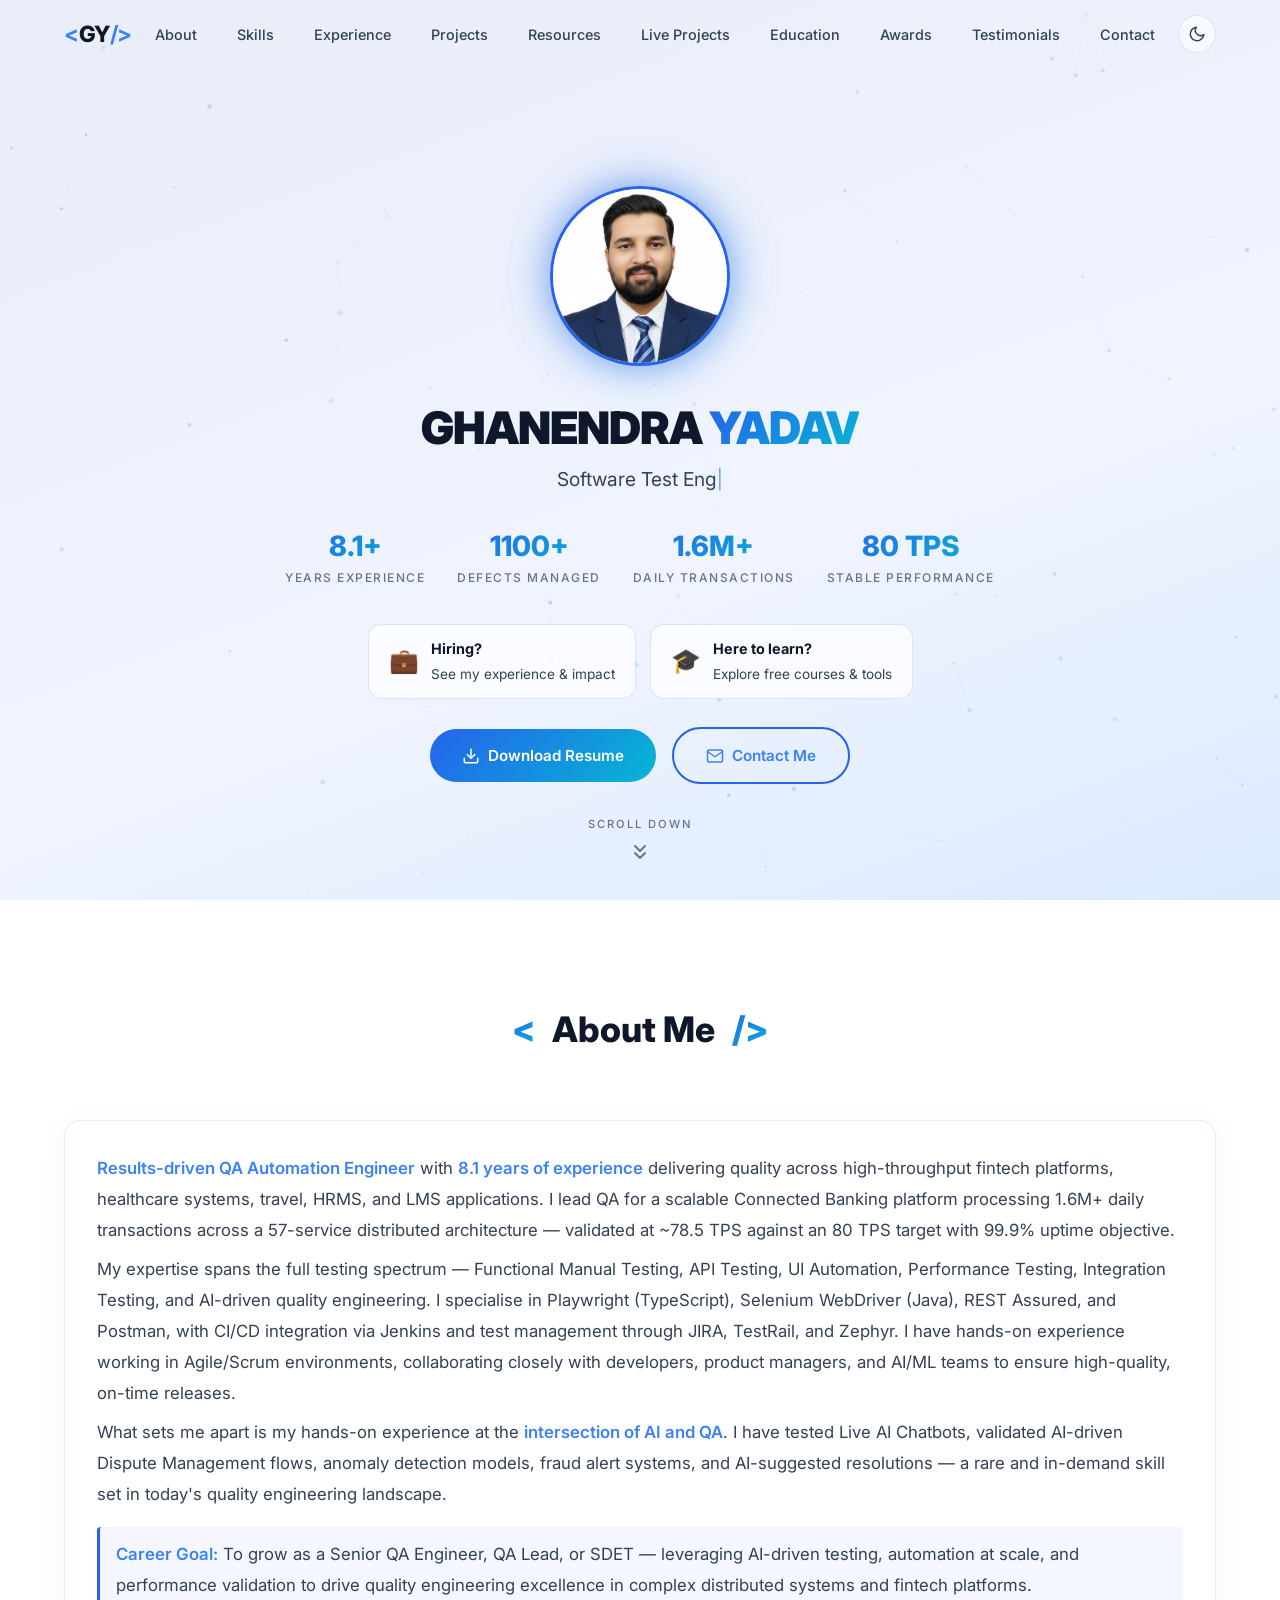
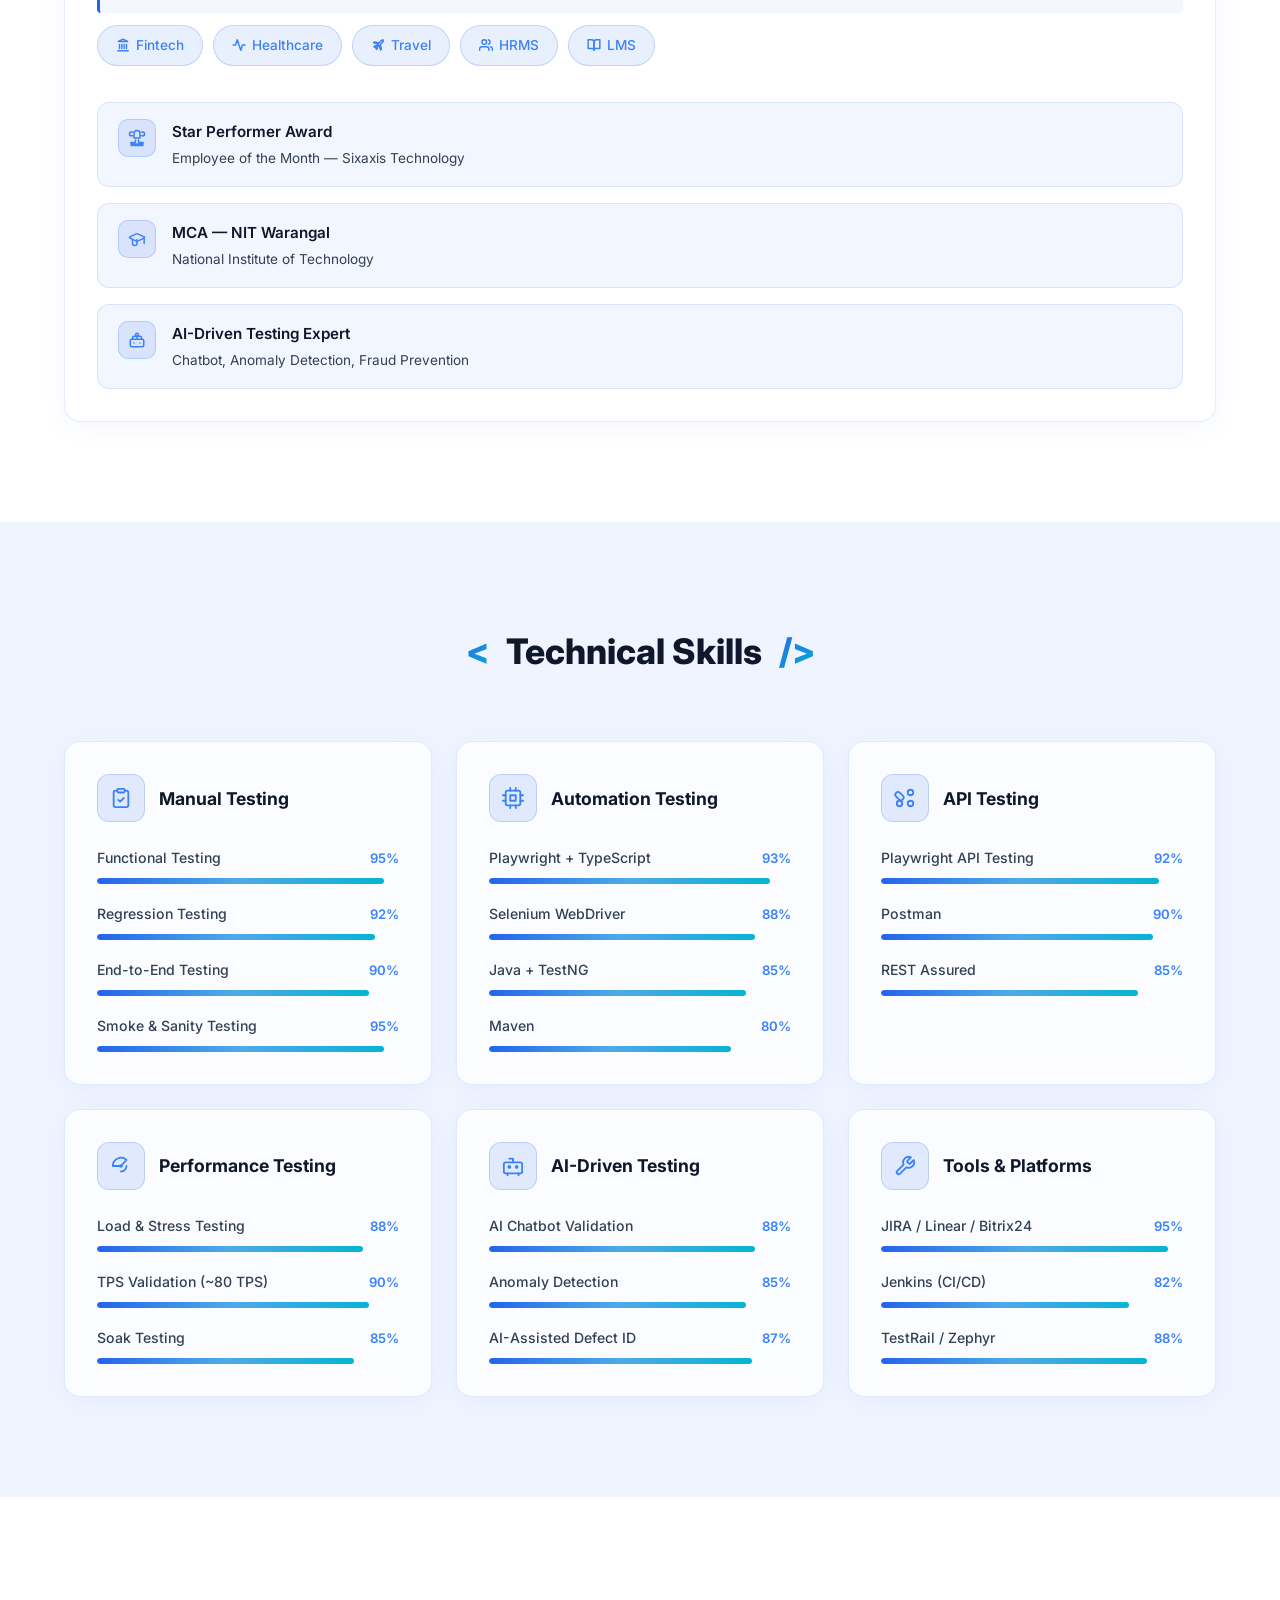
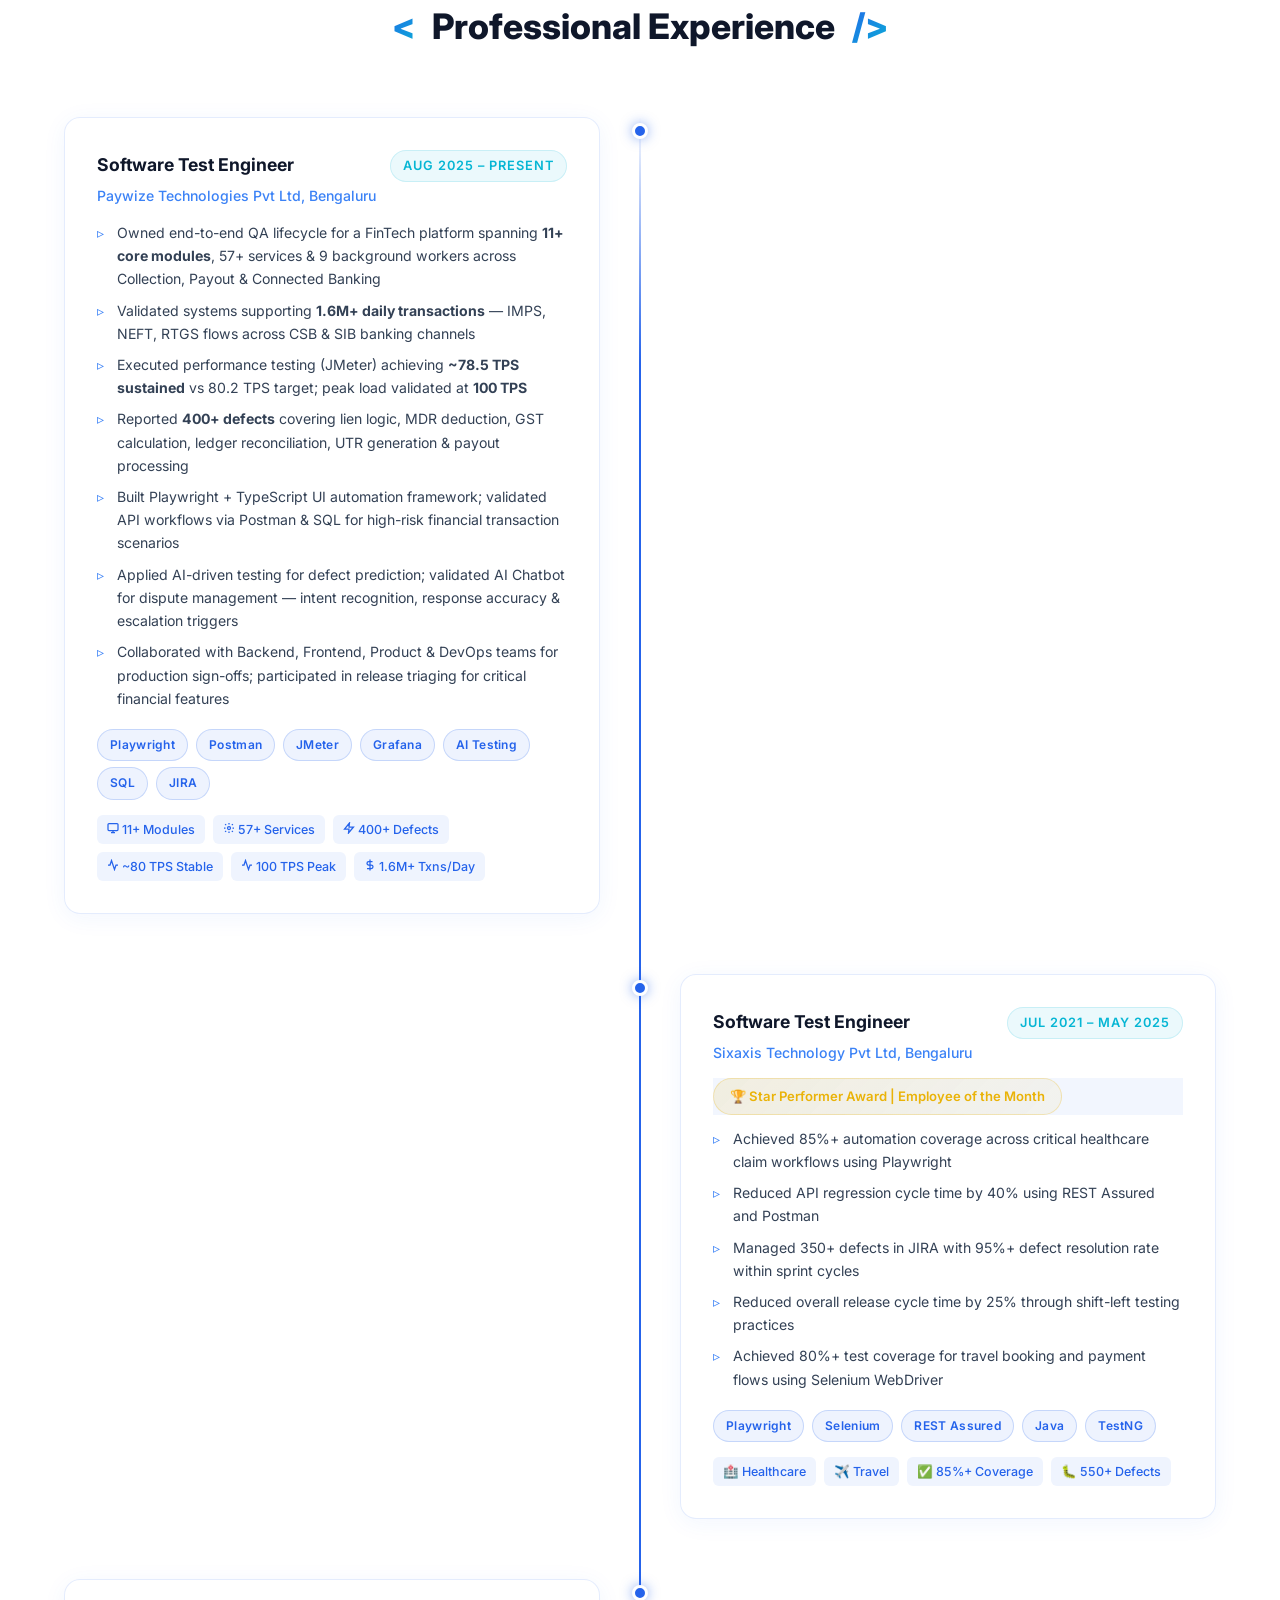
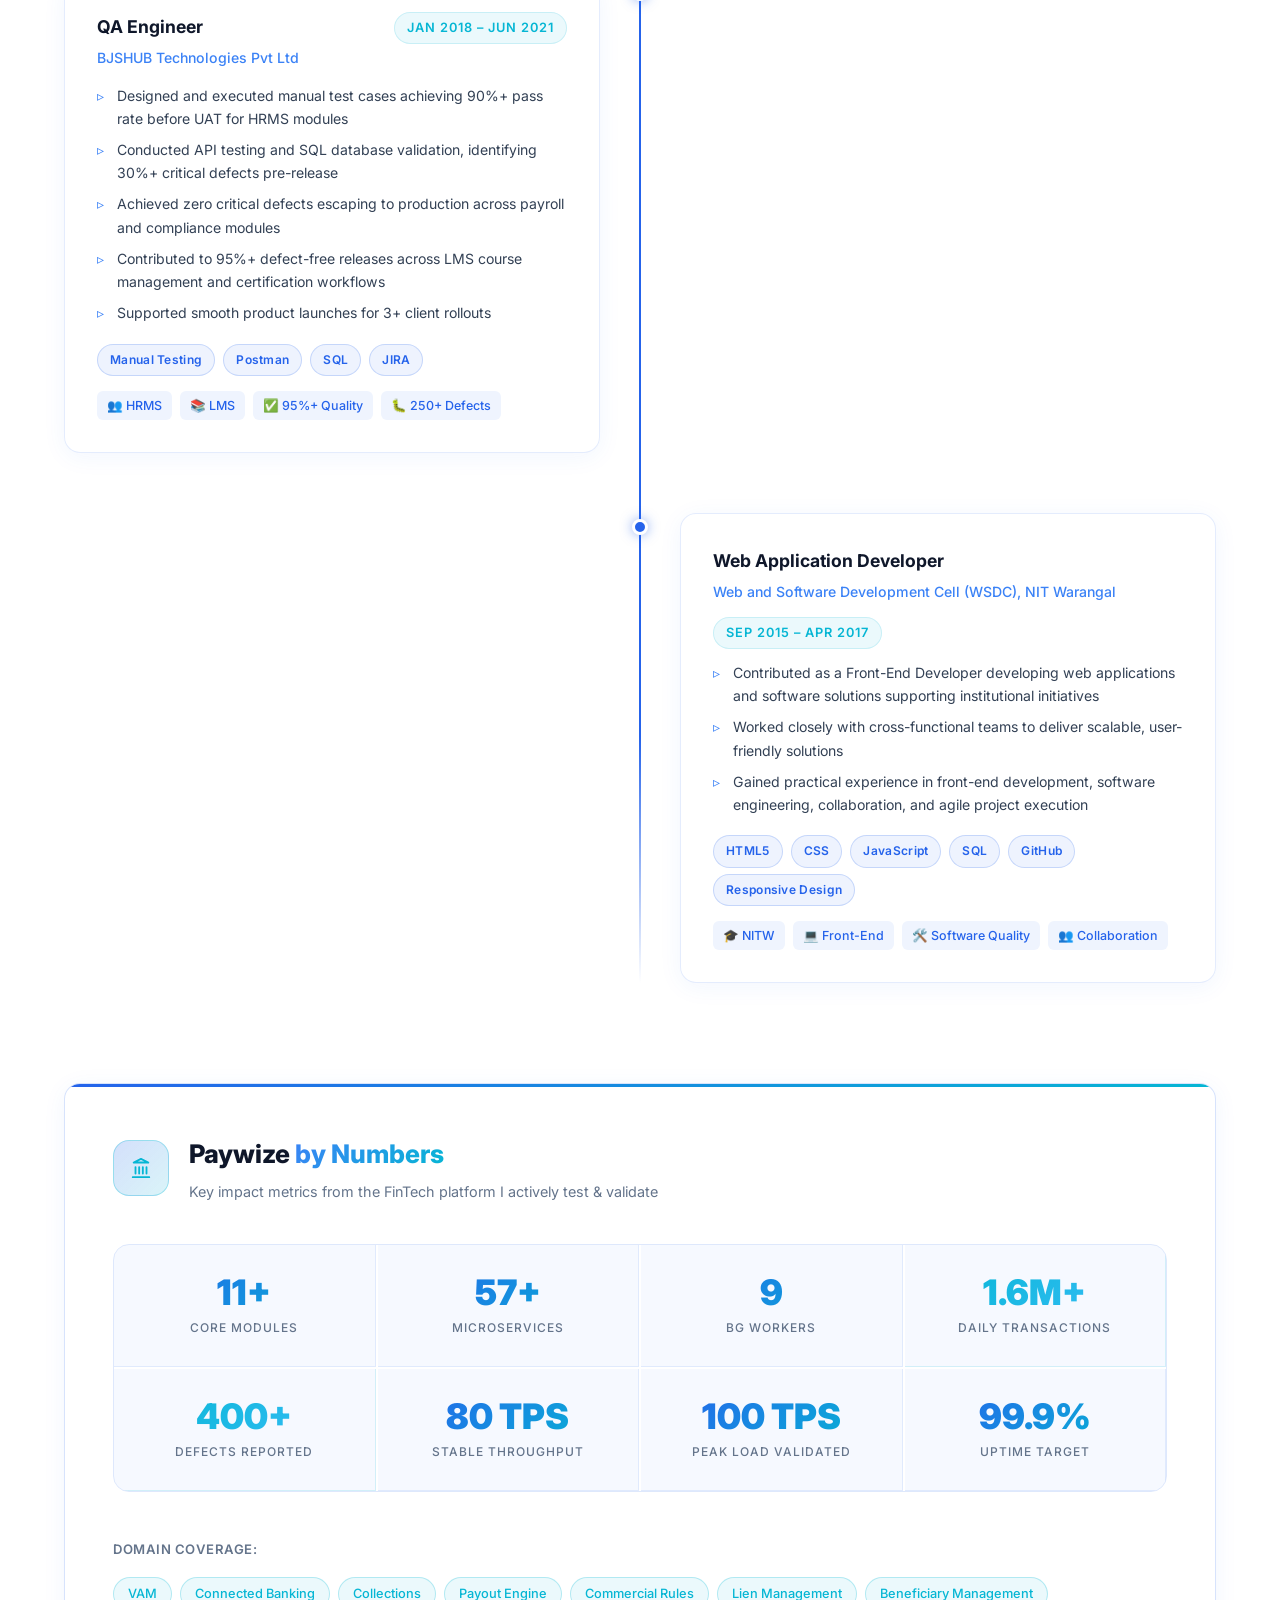
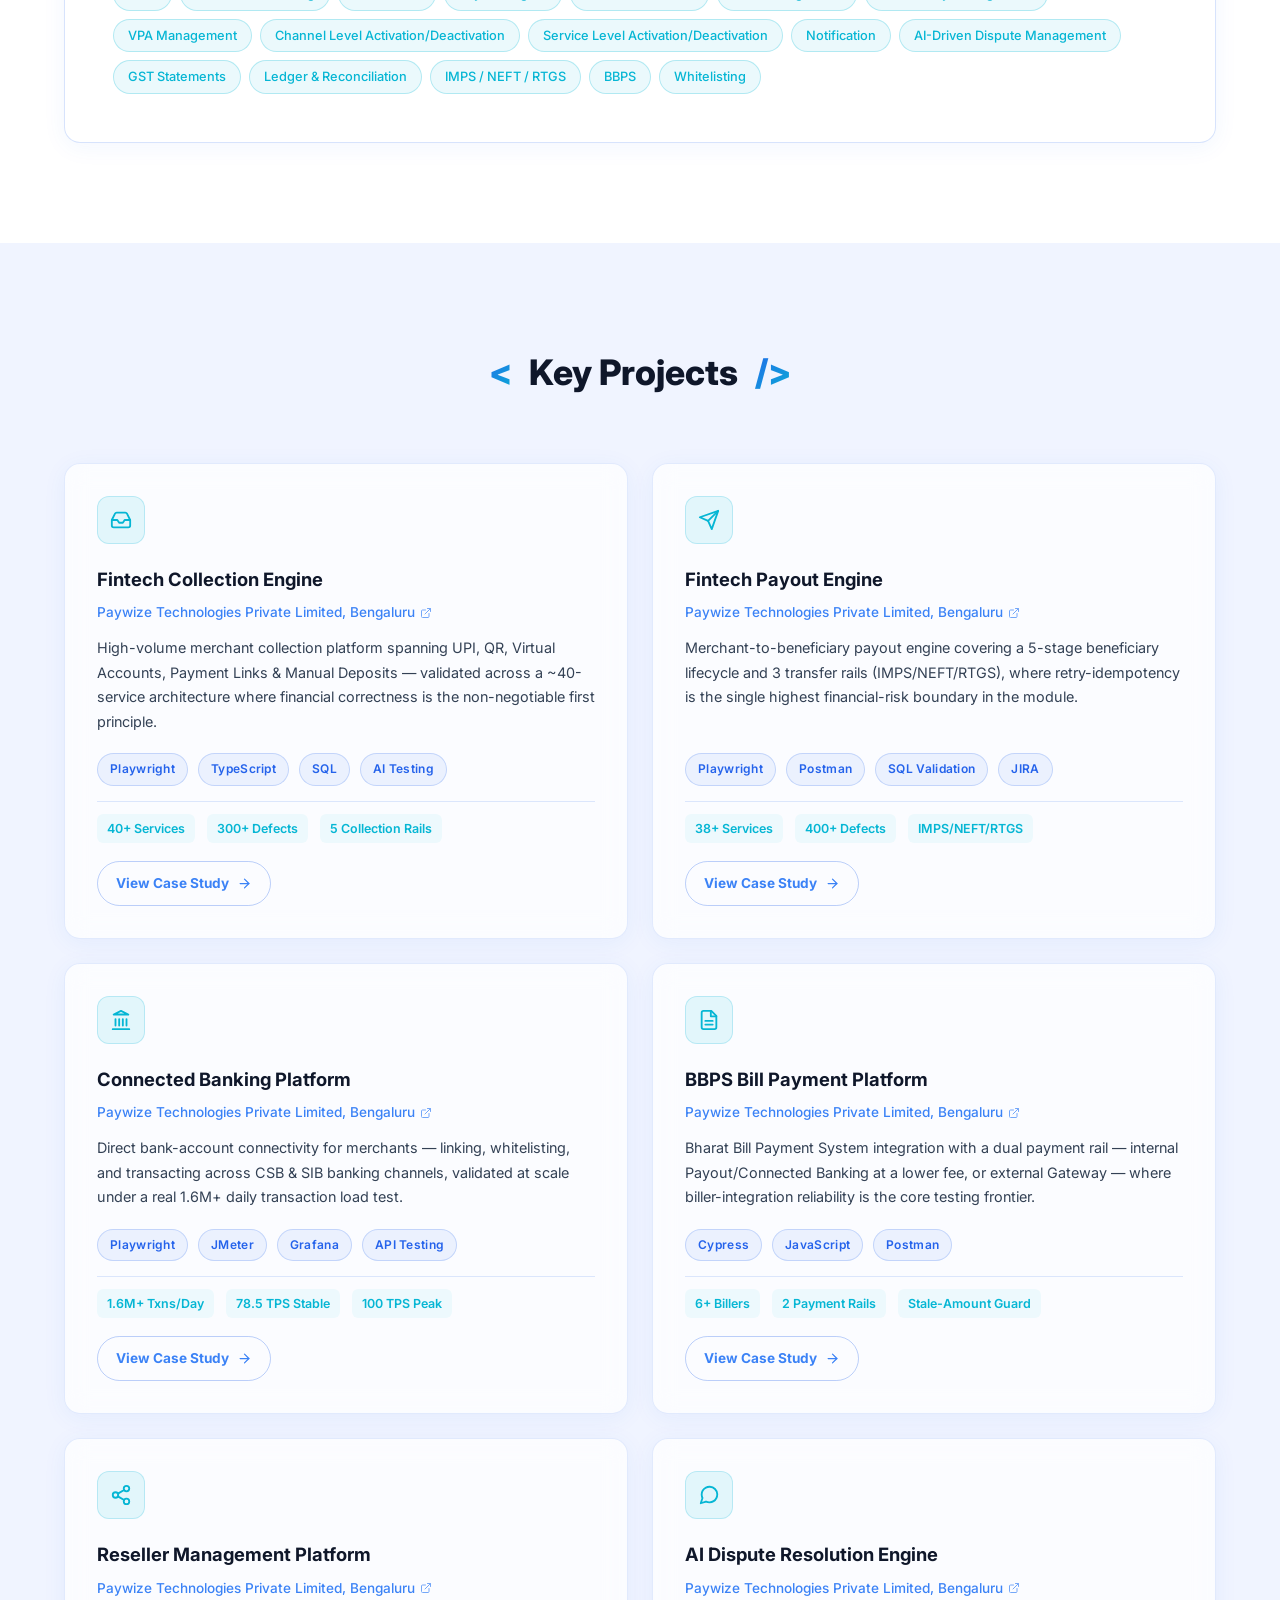
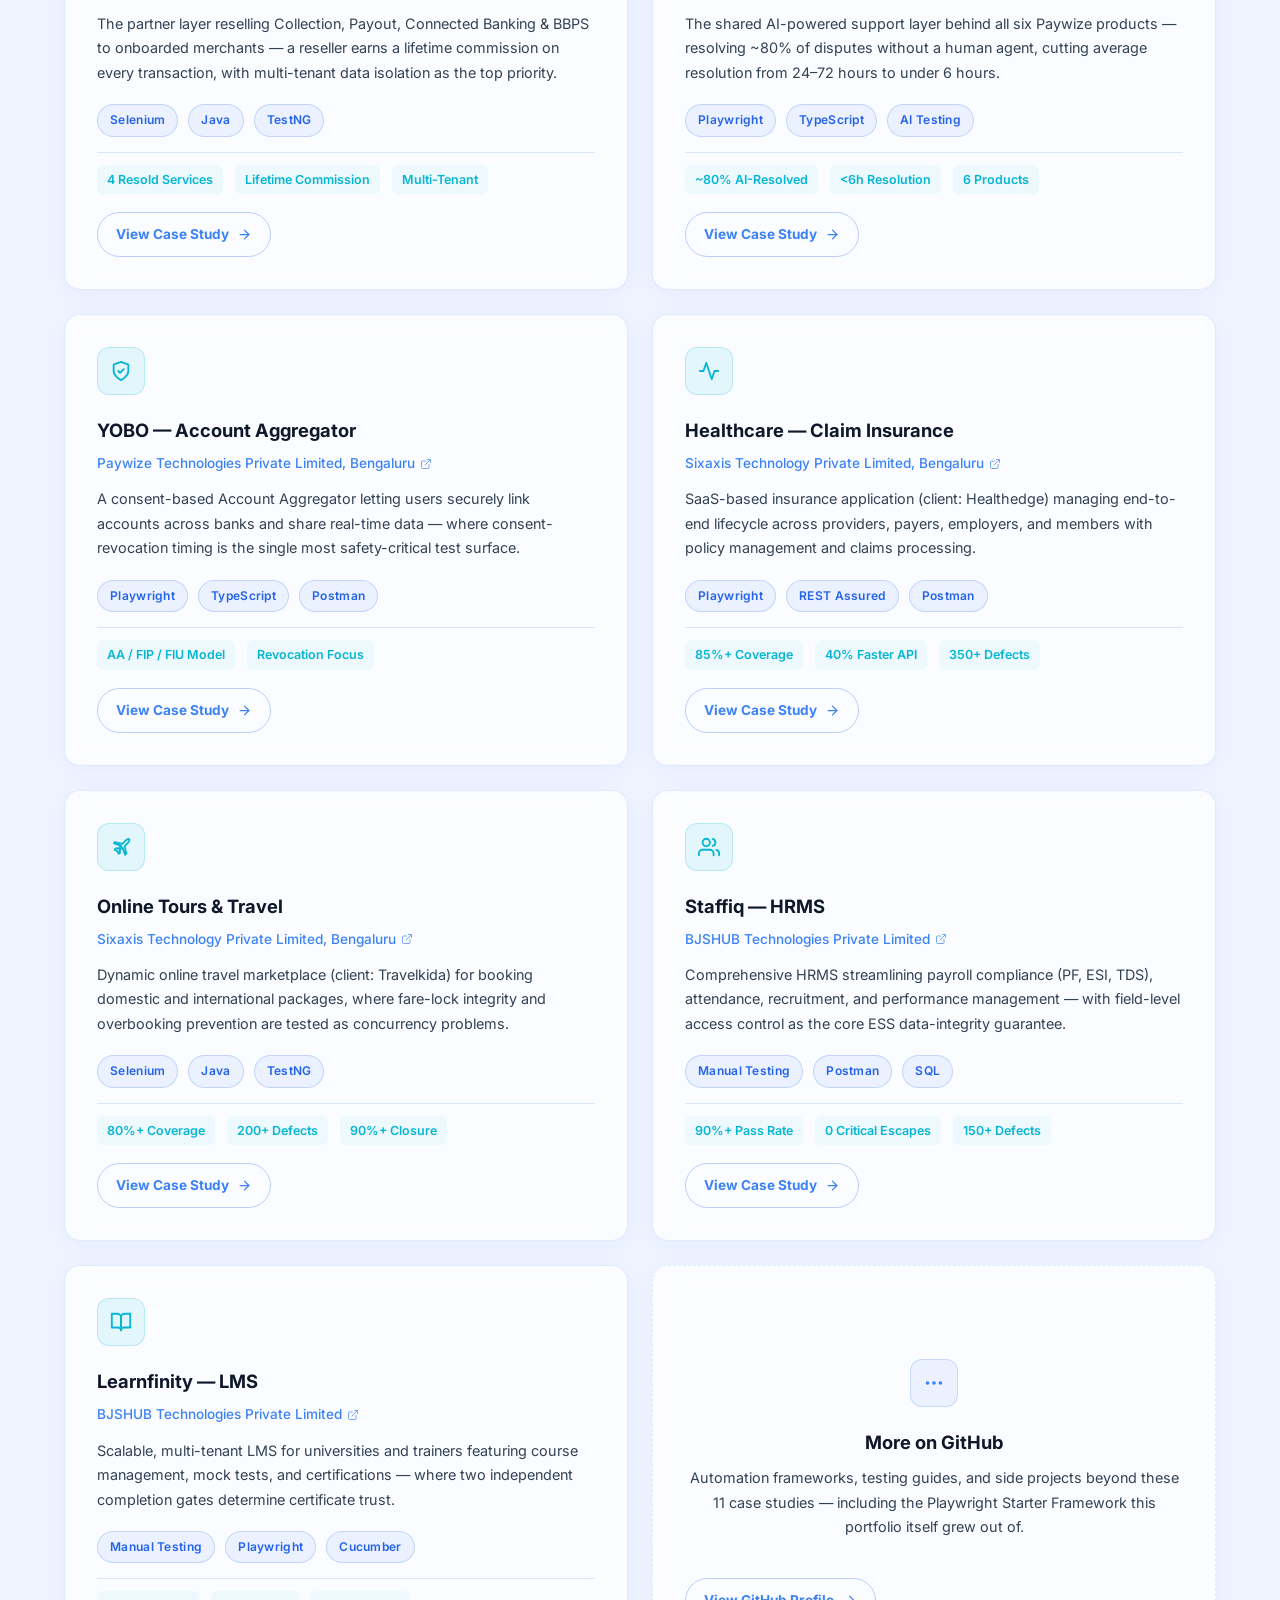
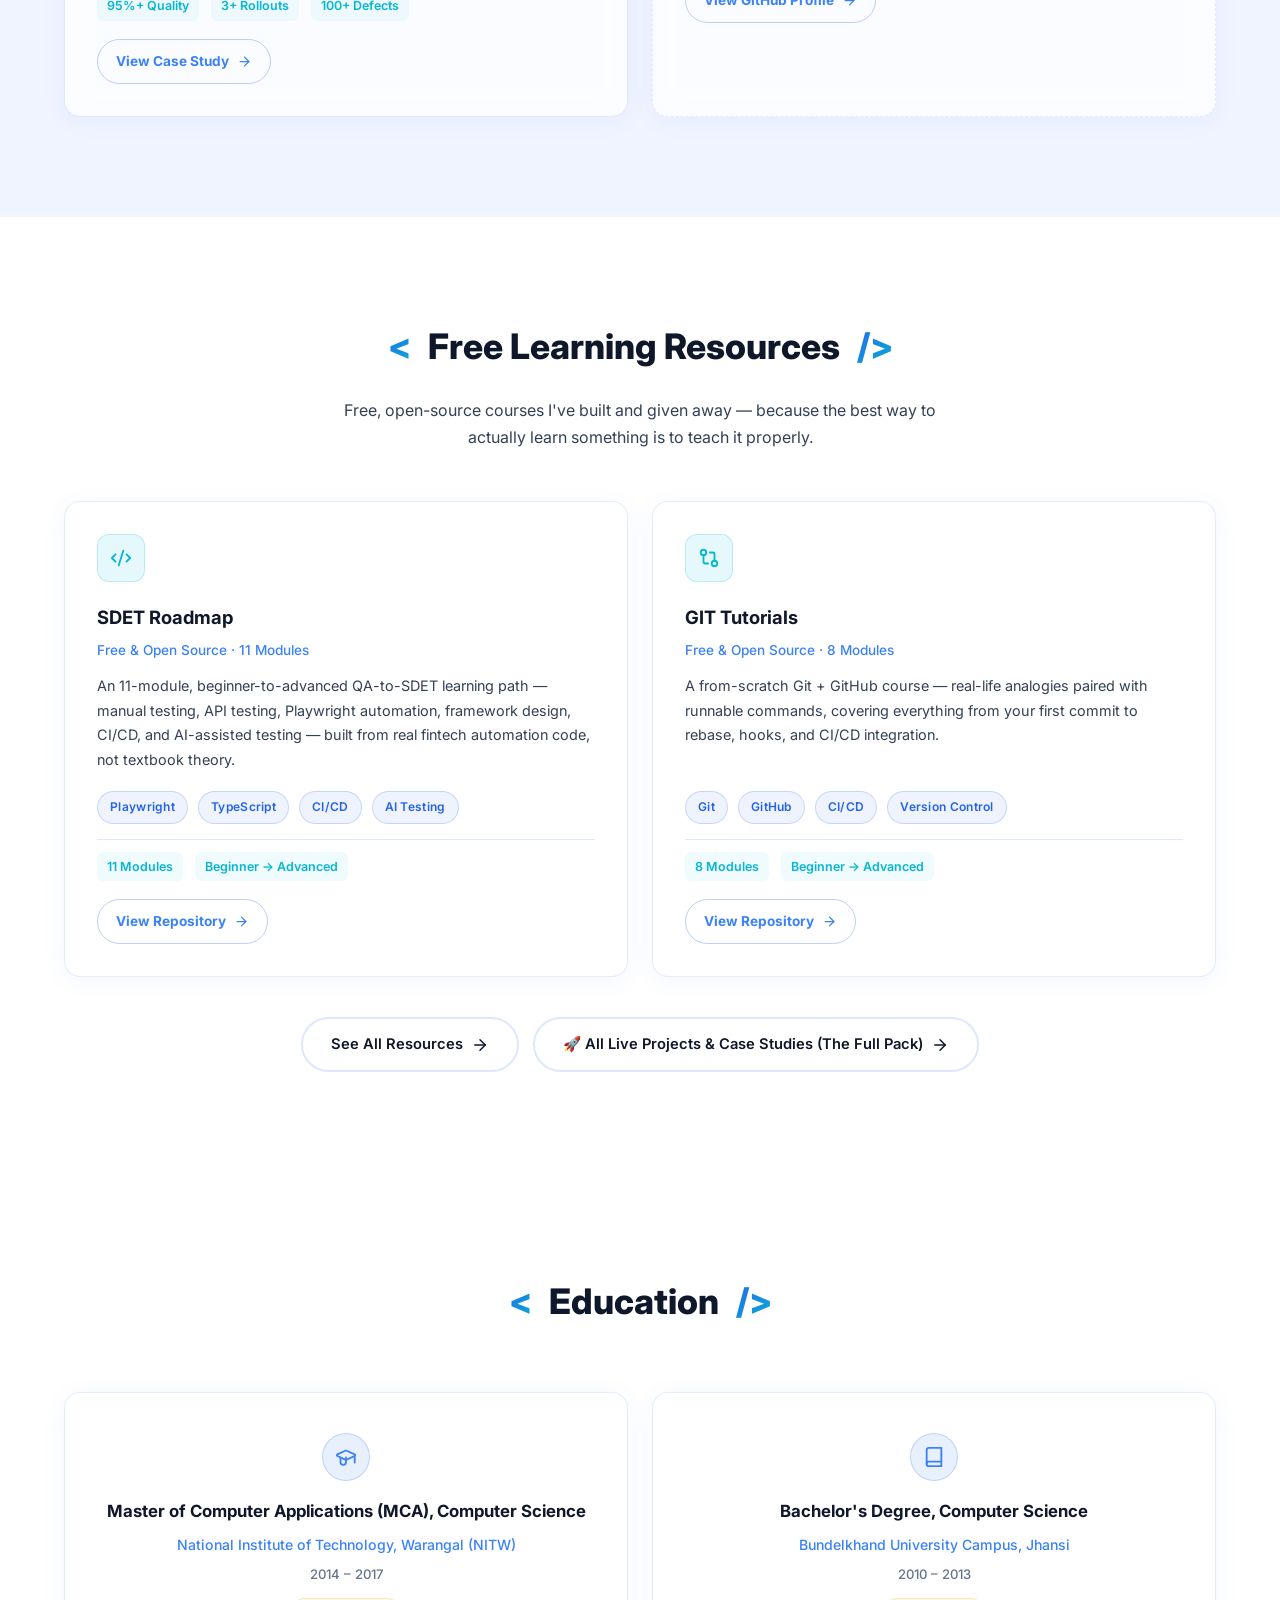
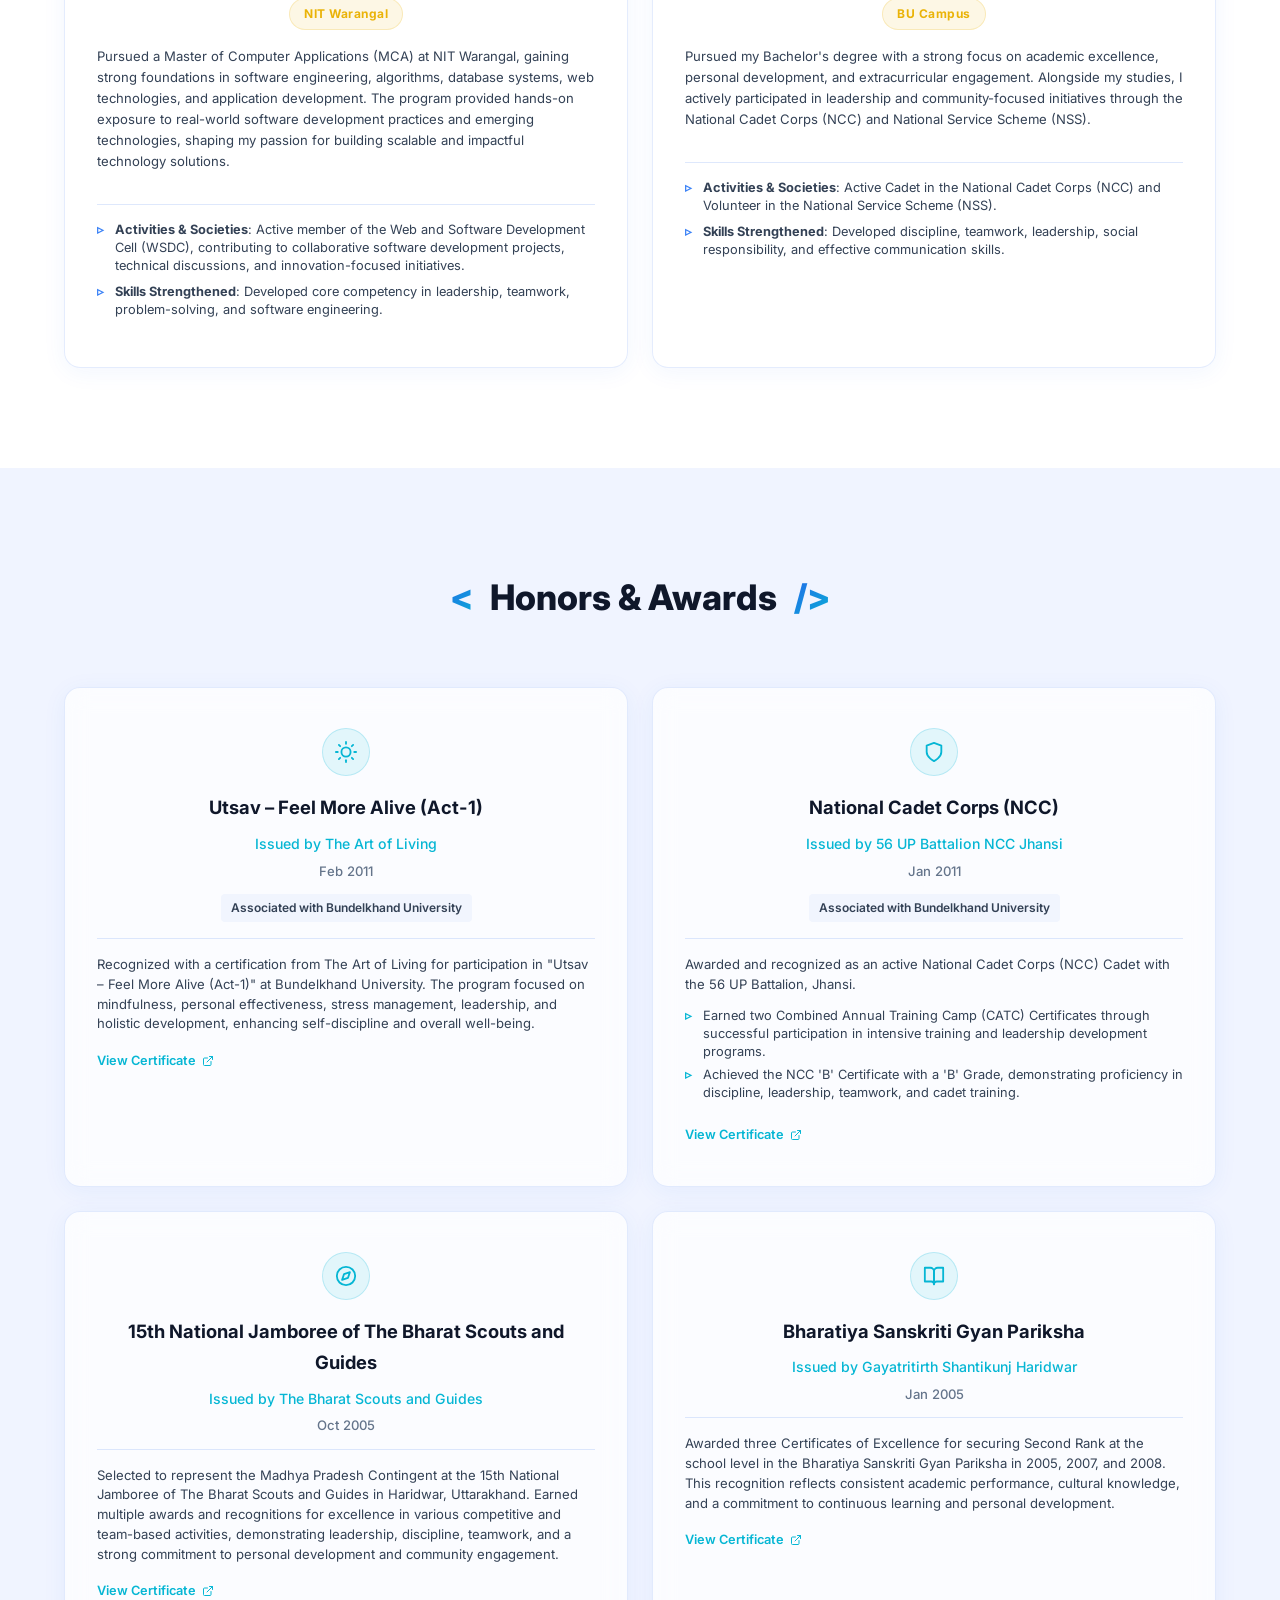
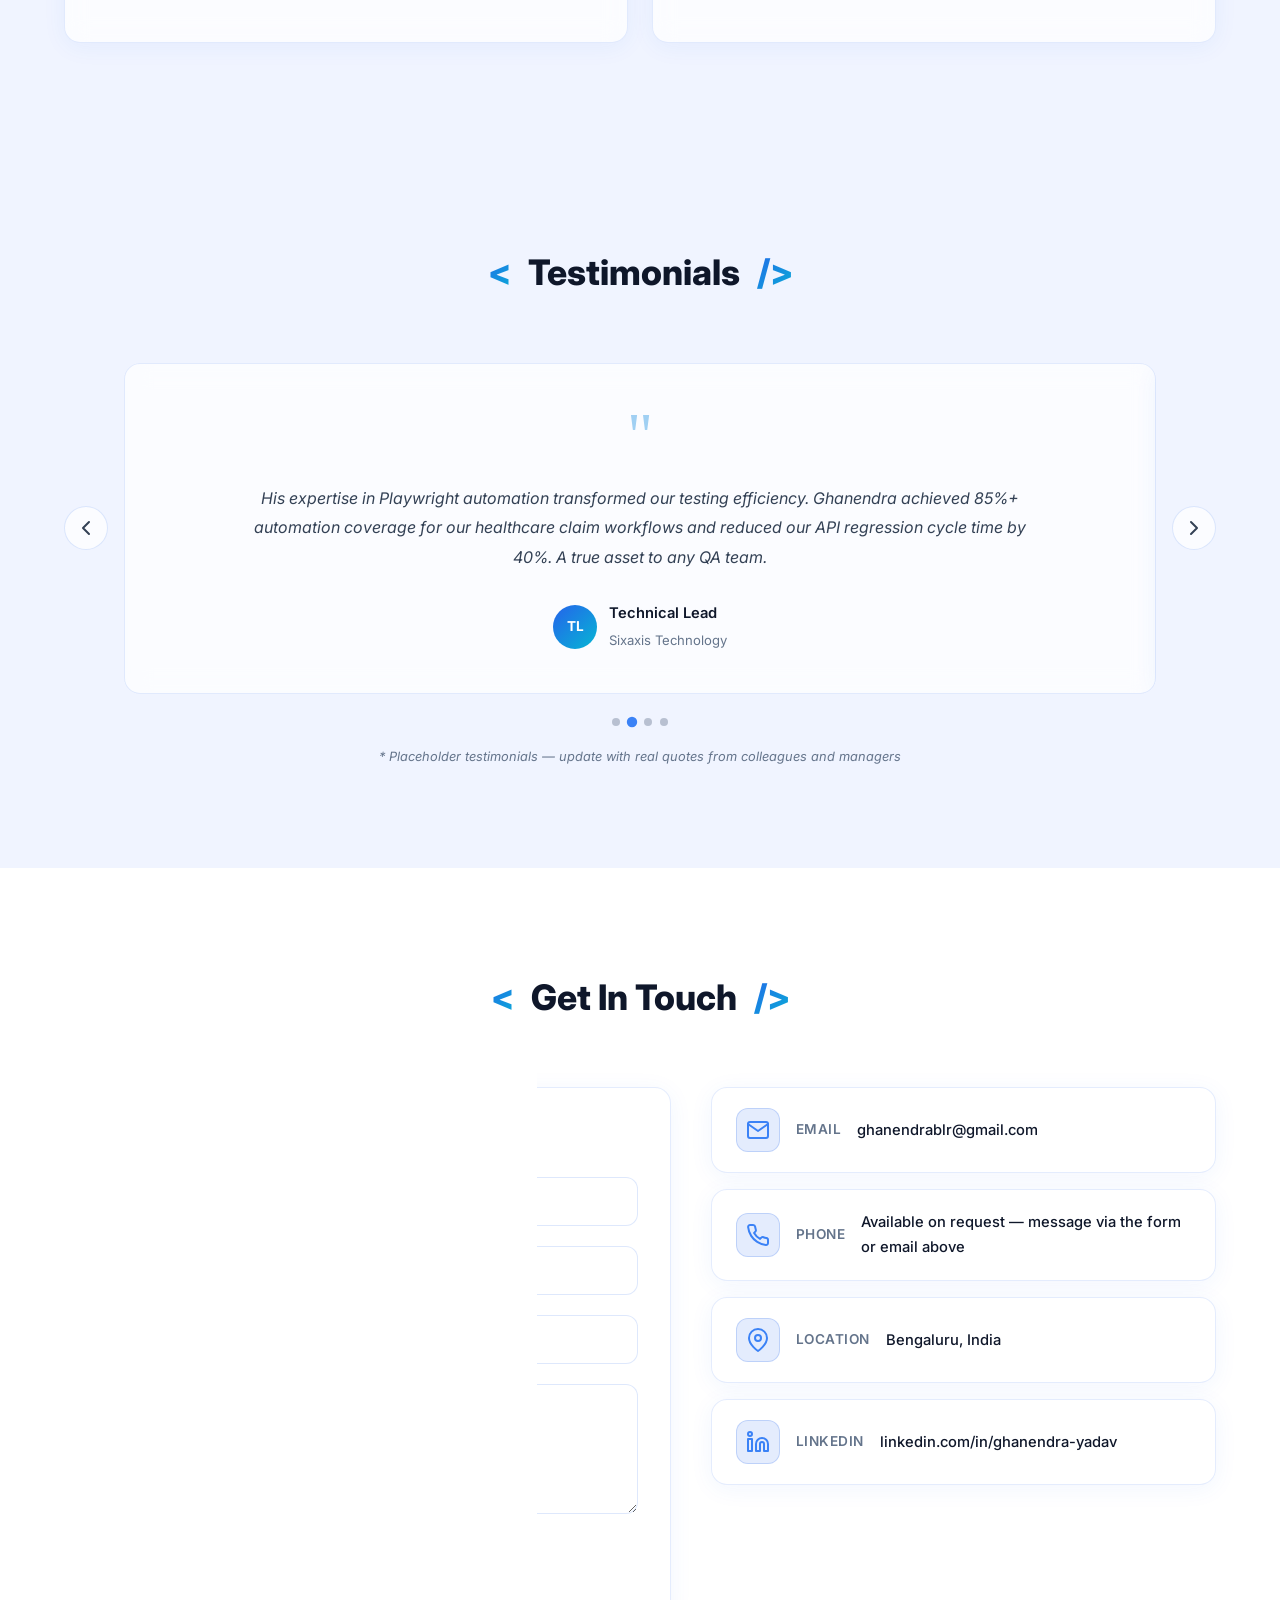
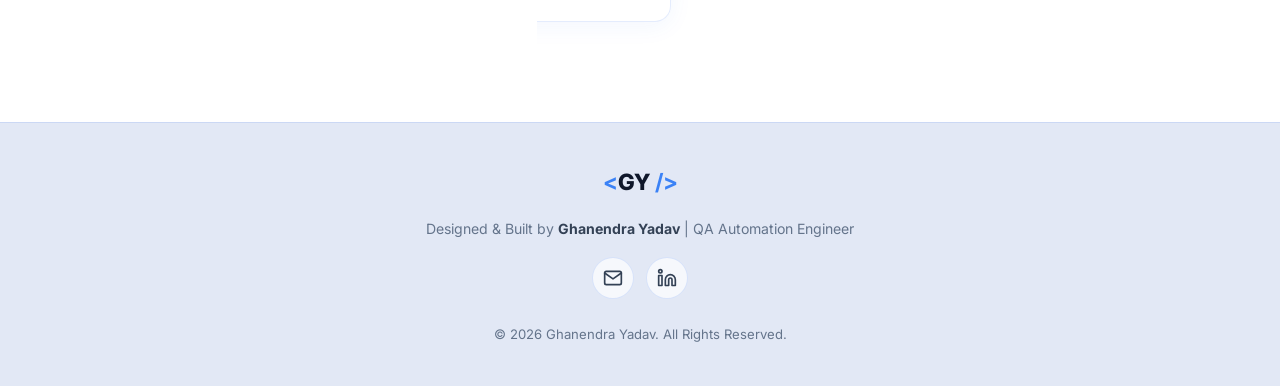
<file: index.html>
<!DOCTYPE html>
<html lang="en">

<head>
  <meta charset="UTF-8">
  <meta name="viewport" content="width=device-width, initial-scale=1.0">
  <meta name="description"
    content="Ghanendra Yadav — Senior QA Automation Engineer with 8.1+ years of experience in Playwright, API Testing, AI-Driven Testing, and Performance Testing across Fintech, Healthcare, and Travel domains.">
  <link rel="canonical" href="https://ghanendra-sdet.github.io/ghanendra-portfolio/">
  <meta property="og:type" content="website">
  <meta property="og:site_name" content="Ghanendra Yadav — QA Automation Engineer">
  <meta property="og:title" content="Ghanendra Yadav — QA Automation Engineer">
  <meta property="og:description"
    content="Ghanendra Yadav — Senior QA Automation Engineer with 8.1+ years of experience in Playwright, API Testing, AI-Driven Testing, and Performance Testing across Fintech, Healthcare, and Travel domains.">
  <meta property="og:url" content="https://ghanendra-sdet.github.io/ghanendra-portfolio/">
  <meta property="og:image" content="https://ghanendra-sdet.github.io/ghanendra-portfolio/assets/profile.jpg">
  <meta name="twitter:card" content="summary_large_image">
  <meta name="twitter:title" content="Ghanendra Yadav — QA Automation Engineer">
  <meta name="twitter:description"
    content="Ghanendra Yadav — Senior QA Automation Engineer with 8.1+ years of experience in Playwright, API Testing, AI-Driven Testing, and Performance Testing across Fintech, Healthcare, and Travel domains.">
  <meta name="twitter:image" content="https://ghanendra-sdet.github.io/ghanendra-portfolio/assets/profile.jpg">
  <meta name="keywords"
    content="QA Engineer, Automation Testing, Playwright, Selenium, API Testing, Performance Testing, AI Testing, Portfolio">
  <meta name="author" content="Ghanendra Yadav">
  <title>Ghanendra Yadav — QA Automation Engineer</title>
  <link rel="preconnect" href="https://fonts.googleapis.com">
  <link rel="preconnect" href="https://fonts.gstatic.com" crossorigin>
  <link href="https://fonts.googleapis.com/css2?family=Inter:wght@300;400;500;600;700;800;900&display=swap"
    rel="stylesheet" media="print" onload="this.media='all'">
  <noscript>
    <link href="https://fonts.googleapis.com/css2?family=Inter:wght@300;400;500;600;700;800;900&display=swap"
      rel="stylesheet">
  </noscript>
  <link rel="stylesheet" href="style.css?v=18">
</head>

<body>
  <!-- Inline script to prevent theme flash -->
  <script>
    (function () {
      const savedTheme = localStorage.getItem('theme');
      const systemPrefersLight = window.matchMedia('(prefers-color-scheme: light)').matches;
      if (savedTheme === 'light' || (!savedTheme && systemPrefersLight)) {
        document.body.classList.add('light-mode');
      }
    })();
  </script>


  <!-- ===== NAVIGATION ===== -->
  <nav id="navbar" class="navbar">
    <div class="nav-container">
      <a href="#hero" class="nav-logo">
        <span class="logo-bracket">&lt;</span>GY<span class="logo-bracket"> /&gt;</span>
      </a>
      <ul class="nav-links" id="nav-links">
        <li><a href="#about" class="nav-link" data-section="about">About</a></li>
        <li><a href="#skills" class="nav-link" data-section="skills">Skills</a></li>
        <li><a href="#experience" class="nav-link" data-section="experience">Experience</a></li>
        <li><a href="#projects" class="nav-link" data-section="projects">Projects</a></li>
        <li><a href="#resources" class="nav-link" data-section="resources">Resources</a></li>
        <li><a href="live-projects/" class="nav-link">Live Projects</a></li>
        <li><a href="#education" class="nav-link" data-section="education">Education</a></li>
        <li><a href="#awards" class="nav-link" data-section="awards">Awards</a></li>
        <li><a href="#testimonials" class="nav-link" data-section="testimonials">Testimonials</a></li>
        <li><a href="#contact" class="nav-link" data-section="contact">Contact</a></li>
      </ul>
      <div class="nav-actions">
        <button class="theme-toggle" id="theme-toggle" aria-label="Toggle light/dark mode" title="Toggle theme">
          <!-- Sun icon (shown in dark mode) -->
          <svg class="theme-icon sun-icon" width="18" height="18" viewBox="0 0 24 24" fill="none" stroke="currentColor"
            stroke-width="2" stroke-linecap="round" stroke-linejoin="round">
            <circle cx="12" cy="12" r="5" />
            <line x1="12" y1="1" x2="12" y2="3" />
            <line x1="12" y1="21" x2="12" y2="23" />
            <line x1="4.22" y1="4.22" x2="5.64" y2="5.64" />
            <line x1="18.36" y1="18.36" x2="19.78" y2="19.78" />
            <line x1="1" y1="12" x2="3" y2="12" />
            <line x1="21" y1="12" x2="23" y2="12" />
            <line x1="4.22" y1="19.78" x2="5.64" y2="18.36" />
            <line x1="18.36" y1="5.64" x2="19.78" y2="4.22" />
          </svg>
          <!-- Moon icon (shown in light mode) -->
          <svg class="theme-icon moon-icon" width="18" height="18" viewBox="0 0 24 24" fill="none" stroke="currentColor"
            stroke-width="2" stroke-linecap="round" stroke-linejoin="round">
            <path d="M21 12.79A9 9 0 1 1 11.21 3 7 7 0 0 0 21 12.79z" />
          </svg>
        </button>
        <button class="nav-toggle" id="nav-toggle" aria-label="Toggle navigation">
          <span class="hamburger-line"></span>
          <span class="hamburger-line"></span>
          <span class="hamburger-line"></span>
        </button>
      </div>

    </div>
  </nav>

  <!-- ===== HERO SECTION ===== -->
  <section id="hero" class="hero-section">
    <canvas id="particles-canvas"></canvas>
    <div class="hero-content">
      <div class="hero-image-wrapper">
        <img src="assets/profile.jpg" alt="Ghanendra Yadav — QA Automation Engineer" class="hero-image" id="hero-image">
        <div class="image-glow"></div>
      </div>
      <h1 class="hero-name">GHANENDRA <span class="name-accent">YADAV</span></h1>
      <p class="hero-tagline">
        <span id="typing-text"></span><span class="typing-cursor">|</span>
      </p>
      <div class="hero-stats">
        <div class="stat-item">
          <span class="stat-number" data-target="8" data-suffix=".1+">0</span>
          <span class="stat-label">Years Experience</span>
        </div>
        <div class="stat-item">
          <span class="stat-number" data-target="1100" data-suffix="+">0</span>
          <span class="stat-label">Defects Managed</span>
        </div>
        <div class="stat-item">
          <span class="stat-number" data-target="1.6" data-suffix="M+">0</span>
          <span class="stat-label">Daily Transactions</span>
        </div>
        <div class="stat-item">
          <span class="stat-number" data-target="80" data-suffix=" TPS">0</span>
          <span class="stat-label">Stable Performance</span>
        </div>
      </div>
      <div class="hero-paths reveal">
        <a href="#experience" class="hero-path-card">
          <span class="hero-path-emoji" aria-hidden="true">💼</span>
          <span class="hero-path-text">
            <strong>Hiring?</strong>
            <span>See my experience &amp; impact</span>
          </span>
        </a>
        <a href="live-projects/" class="hero-path-card hero-path-card-alt">
          <span class="hero-path-emoji" aria-hidden="true">🎓</span>
          <span class="hero-path-text">
            <strong>Here to learn?</strong>
            <span>Explore free courses &amp; tools</span>
          </span>
        </a>
      </div>
      <div class="hero-cta">
        <a href="assets/Ghanendra_Yadav_Resume.pdf" download class="btn btn-primary" id="download-resume-btn">
          <svg width="18" height="18" viewBox="0 0 24 24" fill="none" stroke="currentColor" stroke-width="2"
            stroke-linecap="round" stroke-linejoin="round">
            <path d="M21 15v4a2 2 0 0 1-2 2H5a2 2 0 0 1-2-2v-4" />
            <polyline points="7 10 12 15 17 10" />
            <line x1="12" y1="15" x2="12" y2="3" />
          </svg>
          Download Resume
        </a>
        <a href="#contact" class="btn btn-secondary" id="contact-me-btn">
          <svg width="18" height="18" viewBox="0 0 24 24" fill="none" stroke="currentColor" stroke-width="2"
            stroke-linecap="round" stroke-linejoin="round">
            <path d="M4 4h16c1.1 0 2 .9 2 2v12c0 1.1-.9 2-2 2H4c-1.1 0-2-.9-2-2V6c0-1.1.9-2 2-2z" />
            <polyline points="22,6 12,13 2,6" />
          </svg>
          Contact Me
        </a>
      </div>
    </div>
    <a href="#about" class="scroll-indicator" id="scroll-indicator" aria-label="Scroll down to About section">
      <span class="scroll-text">Scroll Down</span>
      <div class="scroll-arrow">
        <svg width="24" height="24" viewBox="0 0 24 24" fill="none" stroke="currentColor" stroke-width="2"
          stroke-linecap="round" stroke-linejoin="round">
          <polyline points="7 13 12 18 17 13" />
          <polyline points="7 6 12 11 17 6" />
        </svg>
      </div>
    </a>
  </section>

  <!-- ===== ABOUT SECTION ===== -->
  <section id="about" class="section about-section">
    <div class="container">
      <h2 class="section-title reveal">
        <span class="title-accent">&lt;</span> About Me <span class="title-accent">/&gt;</span>
      </h2>
      <div class="about-card glass-card reveal">
        <div class="about-content">
          <p class="about-text">
            <strong>Results-driven QA Automation Engineer</strong> with <strong>8.1 years of experience</strong>
            delivering quality across high-throughput fintech platforms, healthcare systems, travel, HRMS, and LMS
            applications. I lead QA for a scalable Connected Banking platform processing 1.6M+ daily transactions across
            a 57-service distributed architecture — validated at ~78.5 TPS against an 80 TPS target with 99.9% uptime
            objective.
          </p>
          <p class="about-text">
            My expertise spans the full testing spectrum — Functional Manual Testing, API Testing, UI Automation,
            Performance Testing, Integration Testing, and AI-driven quality engineering. I specialise in Playwright
            (TypeScript), Selenium WebDriver (Java), REST Assured, and Postman, with CI/CD integration via Jenkins and
            test management through JIRA, TestRail, and Zephyr. I have hands-on experience working in Agile/Scrum
            environments, collaborating closely with developers, product managers, and AI/ML teams to ensure
            high-quality, on-time releases.
          </p>
          <p class="about-text">
            What sets me apart is my hands-on experience at the <strong>intersection of AI and QA</strong>. I have
            tested Live AI Chatbots, validated AI-driven Dispute Management flows, anomaly detection models, fraud alert
            systems, and AI-suggested resolutions — a rare and in-demand skill set in today's quality engineering
            landscape.
          </p>
          <p class="about-text career-goal">
            <strong>Career Goal:</strong> To grow as a Senior QA Engineer, QA Lead, or SDET — leveraging AI-driven
            testing, automation at scale, and performance validation to drive quality engineering excellence in complex
            distributed systems and fintech platforms.
          </p>
          <div class="about-domains">
            <span class="domain-badge"><svg class="badge-icon" viewBox="0 0 24 24" fill="none" stroke="currentColor"
                stroke-width="2" stroke-linecap="round" stroke-linejoin="round">
                <line x1="3" y1="22" x2="21" y2="22" />
                <line x1="6" y1="18" x2="6" y2="11" />
                <line x1="10" y1="18" x2="10" y2="11" />
                <line x1="14" y1="18" x2="14" y2="11" />
                <line x1="18" y1="18" x2="18" y2="11" />
                <path d="m12 2 8 4H4z" />
              </svg>Fintech</span>
            <span class="domain-badge"><svg class="badge-icon" viewBox="0 0 24 24" fill="none" stroke="currentColor"
                stroke-width="2" stroke-linecap="round" stroke-linejoin="round">
                <path d="M22 12h-4l-3 9L9 3l-3 9H2" />
              </svg>Healthcare</span>
            <span class="domain-badge"><svg class="badge-icon" viewBox="0 0 24 24" fill="none" stroke="currentColor"
                stroke-width="2" stroke-linecap="round" stroke-linejoin="round">
                <path
                  d="M17.8 19.2 16 11l3.5-3.5C21 6 21.5 4 21 3.5c-.5-.5-2.5 0-4 1.5L13.5 8.5 5.3 6.7 4.2 7.8l8 3-3 3-2.5-.5L5 15l3 1.5L9.5 19.5 11 18l-.5-2.5 3-3 3 8 1.3-1.3z" />
              </svg>Travel</span>
            <span class="domain-badge"><svg class="badge-icon" viewBox="0 0 24 24" fill="none" stroke="currentColor"
                stroke-width="2" stroke-linecap="round" stroke-linejoin="round">
                <path d="M17 21v-2a4 4 0 0 0-4-4H5a4 4 0 0 0-4 4v2" />
                <circle cx="9" cy="7" r="4" />
                <path d="M23 21v-2a4 4 0 0 0-3-3.87" />
                <path d="M16 3.13a4 4 0 0 1 0 7.75" />
              </svg>HRMS</span>
            <span class="domain-badge"><svg class="badge-icon" viewBox="0 0 24 24" fill="none" stroke="currentColor"
                stroke-width="2" stroke-linecap="round" stroke-linejoin="round">
                <path d="M2 3h6a4 4 0 0 1 4 4v14a3 3 0 0 0-3-3H2z" />
                <path d="M22 3h-6a4 4 0 0 0-4 4v14a3 3 0 0 1 3-3h7z" />
              </svg>LMS</span>
          </div>
        </div>
        <div class="about-highlights">
          <div class="highlight-item">
            <div class="highlight-icon">
              <svg class="icon-svg" viewBox="0 0 24 24" fill="none" stroke="currentColor" stroke-width="2"
                stroke-linecap="round" stroke-linejoin="round">
                <path
                  d="M6 9H4.5a2.5 2.5 0 0 1 0-5H6M18 9h1.5a2.5 2.5 0 0 0 0-5H18M4 22h16M10 14.66V17c0 .55-.45 1-1 1H4v2h16v-2h-5c-.55 0-1-.45-1-1v-2.34M12 2a4 4 0 0 1 4 4v6H8V6a4 4 0 0 1 4-4z" />
              </svg>
            </div>
            <div class="highlight-text">
              <strong>Star Performer Award</strong>
              <span>Employee of the Month — Sixaxis Technology</span>
            </div>
          </div>
          <div class="highlight-item">
            <div class="highlight-icon">
              <svg class="icon-svg" viewBox="0 0 24 24" fill="none" stroke="currentColor" stroke-width="2"
                stroke-linecap="round" stroke-linejoin="round">
                <path
                  d="M21.42 10.922a1 1 0 0 0-.019-1.838L12.83 5.18a2 2 0 0 0-1.66 0L2.6 9.08a1 1 0 0 0 0 1.832l8.57 3.908a2 2 0 0 0 1.66 0z" />
                <path d="M6 12.5v5a3 3 0 0 0 6 0v-5" />
                <path d="M21.5 12v6" />
              </svg>
            </div>
            <div class="highlight-text">
              <strong>MCA — NIT Warangal</strong>
              <span>National Institute of Technology</span>
            </div>
          </div>
          <div class="highlight-item">
            <div class="highlight-icon">
              <svg class="icon-svg" viewBox="0 0 24 24" fill="none" stroke="currentColor" stroke-width="2"
                stroke-linecap="round" stroke-linejoin="round">
                <rect x="3" y="11" width="18" height="10" rx="2" />
                <circle cx="12" cy="5" r="2" />
                <path d="M12 7v4M8 16h.01M16 16h.01" />
                <path d="M6 11V9a2 2 0 0 1 2-2h8a2 2 0 0 1 2 2v2" />
              </svg>
            </div>
            <div class="highlight-text">
              <strong>AI-Driven Testing Expert</strong>
              <span>Chatbot, Anomaly Detection, Fraud Prevention</span>
            </div>
          </div>
        </div>
      </div>
    </div>
  </section>

  <!-- ===== SKILLS SECTION ===== -->
  <section id="skills" class="section skills-section">
    <div class="container">
      <h2 class="section-title reveal">
        <span class="title-accent">&lt;</span> Technical Skills <span class="title-accent">/&gt;</span>
      </h2>
      <div class="skills-grid">
        <!-- Manual Testing -->
        <div class="skill-card glass-card reveal">
          <div class="skill-card-header">
            <div class="skill-icon">
              <svg class="icon-svg" viewBox="0 0 24 24" fill="none" stroke="currentColor" stroke-width="2"
                stroke-linecap="round" stroke-linejoin="round">
                <rect x="8" y="2" width="8" height="4" rx="1" ry="1" />
                <path d="M16 4h2a2 2 0 0 1 2 2v14a2 2 0 0 1-2 2H6a2 2 0 0 1-2-2V6a2 2 0 0 1 2-2h2" />
                <path d="m9 14 2 2 4-4" />
              </svg>
            </div>
            <h3 class="skill-category">Manual Testing</h3>
          </div>
          <div class="skill-items">
            <div class="skill-item">
              <div class="skill-info"><span>Functional Testing</span><span class="skill-percent">95%</span></div>
              <div class="skill-bar">
                <div class="skill-progress" data-progress="95"></div>
              </div>
            </div>
            <div class="skill-item">
              <div class="skill-info"><span>Regression Testing</span><span class="skill-percent">92%</span></div>
              <div class="skill-bar">
                <div class="skill-progress" data-progress="92"></div>
              </div>
            </div>
            <div class="skill-item">
              <div class="skill-info"><span>End-to-End Testing</span><span class="skill-percent">90%</span></div>
              <div class="skill-bar">
                <div class="skill-progress" data-progress="90"></div>
              </div>
            </div>
            <div class="skill-item">
              <div class="skill-info"><span>Smoke & Sanity Testing</span><span class="skill-percent">95%</span></div>
              <div class="skill-bar">
                <div class="skill-progress" data-progress="95"></div>
              </div>
            </div>
          </div>
        </div>

        <!-- Automation Testing -->
        <div class="skill-card glass-card reveal">
          <div class="skill-card-header">
            <div class="skill-icon">
              <svg class="icon-svg" viewBox="0 0 24 24" fill="none" stroke="currentColor" stroke-width="2"
                stroke-linecap="round" stroke-linejoin="round">
                <rect x="4" y="4" width="16" height="16" rx="2" />
                <rect x="9" y="9" width="6" height="6" />
                <path d="M9 1v3M15 1v3M9 20v3M15 20v3M20 9h3M20 15h3M1 9h3M1 15h3" />
              </svg>
            </div>
            <h3 class="skill-category">Automation Testing</h3>
          </div>
          <div class="skill-items">
            <div class="skill-item">
              <div class="skill-info"><span>Playwright + TypeScript</span><span class="skill-percent">93%</span></div>
              <div class="skill-bar">
                <div class="skill-progress" data-progress="93"></div>
              </div>
            </div>
            <div class="skill-item">
              <div class="skill-info"><span>Selenium WebDriver</span><span class="skill-percent">88%</span></div>
              <div class="skill-bar">
                <div class="skill-progress" data-progress="88"></div>
              </div>
            </div>
            <div class="skill-item">
              <div class="skill-info"><span>Java + TestNG</span><span class="skill-percent">85%</span></div>
              <div class="skill-bar">
                <div class="skill-progress" data-progress="85"></div>
              </div>
            </div>
            <div class="skill-item">
              <div class="skill-info"><span>Maven</span><span class="skill-percent">80%</span></div>
              <div class="skill-bar">
                <div class="skill-progress" data-progress="80"></div>
              </div>
            </div>
          </div>
        </div>

        <!-- API Testing -->
        <div class="skill-card glass-card reveal">
          <div class="skill-card-header">
            <div class="skill-icon">
              <svg class="icon-svg" viewBox="0 0 24 24" fill="none" stroke="currentColor" stroke-width="2"
                stroke-linecap="round" stroke-linejoin="round">
                <path
                  d="M18 3a3 3 0 0 0-3 3 3 3 0 0 0 3 3 3 3 0 0 0 3-3 3 3 0 0 0-3-3zM6 15a3 3 0 0 0-3 3 3 3 0 0 0 3 3 3 3 0 0 0 3-3 3 3 0 0 0-3-3zM18 15a3 3 0 0 0-3 3 3 3 0 0 0 3 3 3 3 0 0 0 3-3 3 3 0 0 0-3-3zM9.59 13.59a3 3 0 0 0 0-4.24l-3-3a3 3 0 0 0-4.24 0 3 3 0 0 0 0 4.24l3 3a3 3 0 0 0 4.24 0z" />
              </svg>
            </div>
            <h3 class="skill-category">API Testing</h3>
          </div>
          <div class="skill-items">
            <div class="skill-item">
              <div class="skill-info"><span>Playwright API Testing</span><span class="skill-percent">92%</span></div>
              <div class="skill-bar">
                <div class="skill-progress" data-progress="92"></div>
              </div>
            </div>
            <div class="skill-item">
              <div class="skill-info"><span>Postman</span><span class="skill-percent">90%</span></div>
              <div class="skill-bar">
                <div class="skill-progress" data-progress="90"></div>
              </div>
            </div>
            <div class="skill-item">
              <div class="skill-info"><span>REST Assured</span><span class="skill-percent">85%</span></div>
              <div class="skill-bar">
                <div class="skill-progress" data-progress="85"></div>
              </div>
            </div>
          </div>
        </div>

        <!-- Performance Testing -->
        <div class="skill-card glass-card reveal">
          <div class="skill-card-header">
            <div class="skill-icon">
              <svg class="icon-svg" viewBox="0 0 24 24" fill="none" stroke="currentColor" stroke-width="2"
                stroke-linecap="round" stroke-linejoin="round">
                <path d="M3 12a9 9 0 0 1 15-6.7L12 12Z" />
                <path d="M18 12a6 6 0 0 1-6 6" />
                <circle cx="12" cy="12" r="1" />
              </svg>
            </div>
            <h3 class="skill-category">Performance Testing</h3>
          </div>
          <div class="skill-items">
            <div class="skill-item">
              <div class="skill-info"><span>Load & Stress Testing</span><span class="skill-percent">88%</span></div>
              <div class="skill-bar">
                <div class="skill-progress" data-progress="88"></div>
              </div>
            </div>
            <div class="skill-item">
              <div class="skill-info"><span>TPS Validation (~80 TPS)</span><span class="skill-percent">90%</span></div>
              <div class="skill-bar">
                <div class="skill-progress" data-progress="90"></div>
              </div>
            </div>
            <div class="skill-item">
              <div class="skill-info"><span>Soak Testing</span><span class="skill-percent">85%</span></div>
              <div class="skill-bar">
                <div class="skill-progress" data-progress="85"></div>
              </div>
            </div>
          </div>
        </div>

        <!-- AI Testing -->
        <div class="skill-card glass-card reveal">
          <div class="skill-card-header">
            <div class="skill-icon">
              <svg class="icon-svg" viewBox="0 0 24 24" fill="none" stroke="currentColor" stroke-width="2"
                stroke-linecap="round" stroke-linejoin="round">
                <path d="M12 8V4H8" />
                <rect x="2" y="8" width="20" height="12" rx="2" />
                <circle cx="8" cy="13" r="1" />
                <circle cx="16" cy="13" r="1" />
                <path d="M6 20v2M18 20v2" />
              </svg>
            </div>
            <h3 class="skill-category">AI-Driven Testing</h3>
          </div>
          <div class="skill-items">
            <div class="skill-item">
              <div class="skill-info"><span>AI Chatbot Validation</span><span class="skill-percent">88%</span></div>
              <div class="skill-bar">
                <div class="skill-progress" data-progress="88"></div>
              </div>
            </div>
            <div class="skill-item">
              <div class="skill-info"><span>Anomaly Detection</span><span class="skill-percent">85%</span></div>
              <div class="skill-bar">
                <div class="skill-progress" data-progress="85"></div>
              </div>
            </div>
            <div class="skill-item">
              <div class="skill-info"><span>AI-Assisted Defect ID</span><span class="skill-percent">87%</span></div>
              <div class="skill-bar">
                <div class="skill-progress" data-progress="87"></div>
              </div>
            </div>
          </div>
        </div>

        <!-- Tools & Platforms -->
        <div class="skill-card glass-card reveal">
          <div class="skill-card-header">
            <div class="skill-icon">
              <svg class="icon-svg" viewBox="0 0 24 24" fill="none" stroke="currentColor" stroke-width="2"
                stroke-linecap="round" stroke-linejoin="round">
                <path
                  d="M14.7 6.3a1 1 0 0 0 0 1.4l1.6 1.6a1 1 0 0 0 1.4 0l3.77-3.77a6 6 0 0 1-7.94 7.94l-6.91 6.91a2.12 2.12 0 0 1-3-3l6.91-6.91a6 6 0 0 1 7.94-7.94l-3.76 3.76z" />
              </svg>
            </div>
            <h3 class="skill-category">Tools & Platforms</h3>
          </div>
          <div class="skill-items">
            <div class="skill-item">
              <div class="skill-info"><span>JIRA / Linear / Bitrix24</span><span class="skill-percent">95%</span></div>
              <div class="skill-bar">
                <div class="skill-progress" data-progress="95"></div>
              </div>
            </div>
            <div class="skill-item">
              <div class="skill-info"><span>Jenkins (CI/CD)</span><span class="skill-percent">82%</span></div>
              <div class="skill-bar">
                <div class="skill-progress" data-progress="82"></div>
              </div>
            </div>
            <div class="skill-item">
              <div class="skill-info"><span>TestRail / Zephyr</span><span class="skill-percent">88%</span></div>
              <div class="skill-bar">
                <div class="skill-progress" data-progress="88"></div>
              </div>
            </div>
          </div>
        </div>
      </div>
    </div>
  </section>

  <!-- ===== EXPERIENCE SECTION ===== -->
  <section id="experience" class="section experience-section">
    <div class="container">
      <h2 class="section-title reveal">
        <span class="title-accent">&lt;</span> Professional Experience <span class="title-accent">/&gt;</span>
      </h2>
      <div class="timeline">
        <!-- Paywize -->
        <div class="timeline-item reveal-left">
          <div class="timeline-dot"></div>
          <div class="timeline-content glass-card">
            <div class="timeline-header">
              <div class="timeline-company-info">
                <h3 class="timeline-role">Software Test Engineer</h3>
                <span class="timeline-company">Paywize Technologies Pvt Ltd, Bengaluru</span>
              </div>
              <span class="timeline-date">Aug 2025 – Present</span>
            </div>
            <ul class="timeline-highlights">
              <li>Owned end-to-end QA lifecycle for a FinTech platform spanning <strong>11+ core modules</strong>, 57+
                services &amp; 9 background workers across Collection, Payout &amp; Connected Banking</li>
              <li>Validated systems supporting <strong>1.6M+ daily transactions</strong> — IMPS, NEFT, RTGS flows across
                CSB &amp; SIB banking channels</li>
              <li>Executed performance testing (JMeter) achieving <strong>~78.5 TPS sustained</strong> vs 80.2 TPS
                target; peak load validated at <strong>100 TPS</strong></li>
              <li>Reported <strong>400+ defects</strong> covering lien logic, MDR deduction, GST calculation, ledger
                reconciliation, UTR generation &amp; payout processing</li>
              <li>Built Playwright + TypeScript UI automation framework; validated API workflows via Postman &amp; SQL
                for high-risk financial transaction scenarios</li>
              <li>Applied AI-driven testing for defect prediction; validated AI Chatbot for dispute management — intent
                recognition, response accuracy &amp; escalation triggers</li>
              <li>Collaborated with Backend, Frontend, Product &amp; DevOps teams for production sign-offs; participated
                in release triaging for critical financial features</li>
            </ul>
            <div class="timeline-tech">
              <span class="tech-tag">Playwright</span>
              <span class="tech-tag">Postman</span>
              <span class="tech-tag">JMeter</span>
              <span class="tech-tag">Grafana</span>
              <span class="tech-tag">AI Testing</span>
              <span class="tech-tag">SQL</span>
              <span class="tech-tag">JIRA</span>
            </div>
            <div class="timeline-metrics">
              <span class="metric"><svg width="12" height="12" viewBox="0 0 24 24" fill="none" stroke="currentColor"
                  stroke-width="2.5">
                  <rect x="2" y="3" width="20" height="14" rx="2" />
                  <path d="M8 21h8M12 17v4" />
                </svg> 11+ Modules</span>
              <span class="metric"><svg width="12" height="12" viewBox="0 0 24 24" fill="none" stroke="currentColor"
                  stroke-width="2.5">
                  <circle cx="12" cy="12" r="3" />
                  <path
                    d="M12 2v3M12 19v3M4.22 4.22l2.12 2.12M17.66 17.66l2.12 2.12M2 12h3M19 12h3M4.22 19.78l2.12-2.12M17.66 6.34l2.12-2.12" />
                </svg> 57+ Services</span>
              <span class="metric"><svg width="12" height="12" viewBox="0 0 24 24" fill="none" stroke="currentColor"
                  stroke-width="2.5">
                  <path d="M13 2 3 14h9l-1 8 10-12h-9l1-8z" />
                </svg> 400+ Defects</span>
              <span class="metric"><svg width="12" height="12" viewBox="0 0 24 24" fill="none" stroke="currentColor"
                  stroke-width="2.5">
                  <polyline points="22 12 18 12 15 21 9 3 6 12 2 12" />
                </svg> ~80 TPS Stable</span>
              <span class="metric"><svg width="12" height="12" viewBox="0 0 24 24" fill="none" stroke="currentColor"
                  stroke-width="2.5">
                  <path d="M22 12h-4l-3 9L9 3l-3 9H2" />
                </svg> 100 TPS Peak</span>
              <span class="metric"><svg width="12" height="12" viewBox="0 0 24 24" fill="none" stroke="currentColor"
                  stroke-width="2.5">
                  <line x1="12" y1="1" x2="12" y2="23" />
                  <path d="M17 5H9.5a3.5 3.5 0 0 0 0 7h5a3.5 3.5 0 0 1 0 7H6" />
                </svg> 1.6M+ Txns/Day</span>
            </div>
          </div>
        </div>

        <!-- Sixaxis -->
        <div class="timeline-item right reveal-right">
          <div class="timeline-dot"></div>
          <div class="timeline-content glass-card">
            <div class="timeline-header">
              <div class="timeline-company-info">
                <h3 class="timeline-role">Software Test Engineer</h3>
                <span class="timeline-company">Sixaxis Technology Pvt Ltd, Bengaluru</span>
              </div>
              <span class="timeline-date">Jul 2021 – May 2025</span>
            </div>
            <div class="award-badge">
              <span>🏆 Star Performer Award | Employee of the Month</span>
            </div>
            <ul class="timeline-highlights">
              <li>Achieved 85%+ automation coverage across critical healthcare claim workflows using Playwright</li>
              <li>Reduced API regression cycle time by 40% using REST Assured and Postman</li>
              <li>Managed 350+ defects in JIRA with 95%+ defect resolution rate within sprint cycles</li>
              <li>Reduced overall release cycle time by 25% through shift-left testing practices</li>
              <li>Achieved 80%+ test coverage for travel booking and payment flows using Selenium WebDriver</li>
            </ul>
            <div class="timeline-tech">
              <span class="tech-tag">Playwright</span>
              <span class="tech-tag">Selenium</span>
              <span class="tech-tag">REST Assured</span>
              <span class="tech-tag">Java</span>
              <span class="tech-tag">TestNG</span>
            </div>
            <div class="timeline-metrics">
              <span class="metric">🏥 Healthcare</span>
              <span class="metric">✈️ Travel</span>
              <span class="metric">✅ 85%+ Coverage</span>
              <span class="metric">🐛 550+ Defects</span>
            </div>
          </div>
        </div>

        <!-- BJSHUB -->
        <div class="timeline-item reveal-left">
          <div class="timeline-dot"></div>
          <div class="timeline-content glass-card">
            <div class="timeline-header">
              <div class="timeline-company-info">
                <h3 class="timeline-role">QA Engineer</h3>
                <span class="timeline-company">BJSHUB Technologies Pvt Ltd</span>
              </div>
              <span class="timeline-date">Jan 2018 – Jun 2021</span>
            </div>
            <ul class="timeline-highlights">
              <li>Designed and executed manual test cases achieving 90%+ pass rate before UAT for HRMS modules</li>
              <li>Conducted API testing and SQL database validation, identifying 30%+ critical defects pre-release</li>
              <li>Achieved zero critical defects escaping to production across payroll and compliance modules</li>
              <li>Contributed to 95%+ defect-free releases across LMS course management and certification workflows</li>
              <li>Supported smooth product launches for 3+ client rollouts</li>
            </ul>
            <div class="timeline-tech">
              <span class="tech-tag">Manual Testing</span>
              <span class="tech-tag">Postman</span>
              <span class="tech-tag">SQL</span>
              <span class="tech-tag">JIRA</span>
            </div>
            <div class="timeline-metrics">
              <span class="metric">👥 HRMS</span>
              <span class="metric">📚 LMS</span>
              <span class="metric">✅ 95%+ Quality</span>
              <span class="metric">🐛 250+ Defects</span>
            </div>
          </div>
        </div>

        <!-- WSDC NITW -->
        <div class="timeline-item right reveal-right">
          <div class="timeline-dot"></div>
          <div class="timeline-content glass-card">
            <div class="timeline-header">
              <div class="timeline-company-info">
                <h3 class="timeline-role">Web Application Developer</h3>
                <span class="timeline-company">Web and Software Development Cell (WSDC), NIT Warangal</span>
              </div>
              <span class="timeline-date">Sep 2015 – Apr 2017</span>
            </div>
            <ul class="timeline-highlights">
              <li>Contributed as a Front-End Developer developing web applications and software solutions supporting
                institutional initiatives</li>
              <li>Worked closely with cross-functional teams to deliver scalable, user-friendly solutions</li>
              <li>Gained practical experience in front-end development, software engineering, collaboration, and agile
                project execution</li>
            </ul>
            <div class="timeline-tech">
              <span class="tech-tag">HTML5</span>
              <span class="tech-tag">CSS</span>
              <span class="tech-tag">JavaScript</span>
              <span class="tech-tag">SQL</span>
              <span class="tech-tag">GitHub</span>
              <span class="tech-tag">Responsive Design</span>
            </div>
            <div class="timeline-metrics">
              <span class="metric">🎓 NITW</span>
              <span class="metric">💻 Front-End</span>
              <span class="metric">🛠️ Software Quality</span>
              <span class="metric">👥 Collaboration</span>
            </div>
          </div>
        </div>
      </div>
    </div>
  </section>
  <!-- ===== PAYWIZE SPOTLIGHT SECTION ===== -->
  <section class="section paywize-spotlight-section">
    <div class="container">
      <div class="paywize-spotlight-card glass-card reveal">
        <div class="paywize-spotlight-header">
          <div class="paywize-logo-badge">
            <svg width="22" height="22" viewBox="0 0 24 24" fill="none" stroke="currentColor" stroke-width="2"
              stroke-linecap="round" stroke-linejoin="round">
              <line x1="3" y1="22" x2="21" y2="22" />
              <line x1="6" y1="18" x2="6" y2="11" />
              <line x1="10" y1="18" x2="10" y2="11" />
              <line x1="14" y1="18" x2="14" y2="11" />
              <line x1="18" y1="18" x2="18" y2="11" />
              <path d="m12 2 8 4H4z" />
            </svg>
          </div>
          <div>
            <h2 class="paywize-spotlight-title">Paywize <span class="title-gradient">by Numbers</span></h2>
            <p class="paywize-spotlight-sub">Key impact metrics from the FinTech platform I actively test &amp; validate
            </p>
          </div>
        </div>

        <div class="paywize-numbers-grid">
          <div class="paywize-number-item">
            <div class="paywize-num" data-target="11" data-suffix="+">0</div>
            <div class="paywize-num-label">Core Modules</div>
          </div>
          <div class="paywize-number-item">
            <div class="paywize-num" data-target="57" data-suffix="+">0</div>
            <div class="paywize-num-label">Microservices</div>
          </div>
          <div class="paywize-number-item">
            <div class="paywize-num" data-target="9" data-suffix="">0</div>
            <div class="paywize-num-label">BG Workers</div>
          </div>
          <div class="paywize-number-item highlight-num">
            <div class="paywize-num" data-target="1.6" data-suffix="M+">0</div>
            <div class="paywize-num-label">Daily Transactions</div>
          </div>
          <div class="paywize-number-item highlight-num">
            <div class="paywize-num" data-target="400" data-suffix="+">0</div>
            <div class="paywize-num-label">Defects Reported</div>
          </div>
          <div class="paywize-number-item">
            <div class="paywize-num" data-target="80" data-suffix=" TPS">0</div>
            <div class="paywize-num-label">Stable Throughput</div>
          </div>
          <div class="paywize-number-item">
            <div class="paywize-num" data-target="100" data-suffix=" TPS">0</div>
            <div class="paywize-num-label">Peak Load Validated</div>
          </div>
          <div class="paywize-number-item">
            <div class="paywize-num" data-target="99.9" data-suffix="%">0</div>
            <div class="paywize-num-label">Uptime Target</div>
          </div>
        </div>

        <div class="paywize-domains">
          <span class="paywize-domain-label">Domain Coverage:</span>
          <div class="paywize-domain-chips">
            <span class="domain-chip">VAM</span>
            <span class="domain-chip">Connected Banking</span>
            <span class="domain-chip">Collections</span>
            <span class="domain-chip">Payout Engine</span>
            <span class="domain-chip">Commercial Rules</span>
            <span class="domain-chip">Lien Management</span>
            <span class="domain-chip">Beneficiary Management</span>
            <span class="domain-chip">VPA Management</span>
            <span class="domain-chip">Channel Level Activation/Deactivation</span>
            <span class="domain-chip">Service Level Activation/Deactivation</span>
            <span class="domain-chip">Notification</span>
            <span class="domain-chip">AI-Driven Dispute Management</span>
            <span class="domain-chip">GST Statements</span>
            <span class="domain-chip">Ledger &amp; Reconciliation</span>
            <span class="domain-chip">IMPS / NEFT / RTGS</span>
            <span class="domain-chip">BBPS</span>
            <span class="domain-chip">Whitelisting</span>
          </div>
        </div>
      </div>
    </div>
  </section>

  <!-- ===== PROJECTS SECTION ===== -->
  <section id="projects" class="section projects-section">
    <div class="container">
      <h2 class="section-title reveal">
        <span class="title-accent">&lt;</span> Key Projects <span class="title-accent">/&gt;</span>

      </h2>
      <div class="projects-grid">
        <!-- Project 1: Fintech Collection Engine -->
        <div class="project-card glass-card reveal">
          <div class="project-icon">
            <svg class="icon-svg" viewBox="0 0 24 24" fill="none" stroke="currentColor" stroke-width="2"
              stroke-linecap="round" stroke-linejoin="round">
              <polyline points="22 12 16 12 14 15 10 15 8 12 2 12" />
              <path
                d="M5.45 5.11 2 12v6a2 2 0 0 0 2 2h16a2 2 0 0 0 2-2v-6l-3.45-6.89A2 2 0 0 0 16.76 4H7.24a2 2 0 0 0-1.79 1.11z" />
            </svg>
          </div>
          <h3 class="project-name">Fintech Collection Engine</h3>
          <a href="https://paywize.in/" target="_blank" rel="noopener noreferrer"
            class="project-client project-client-link">
            Paywize Technologies Private Limited, Bengaluru
            <svg viewBox="0 0 24 24" fill="none" stroke="currentColor" stroke-width="2" stroke-linecap="round"
              stroke-linejoin="round">
              <path d="M18 13v6a2 2 0 0 1-2 2H5a2 2 0 0 1-2-2V8a2 2 0 0 1 2-2h6" />
              <polyline points="15 3 21 3 21 9" />
              <line x1="10" y1="14" x2="21" y2="3" />
            </svg>
          </a>
          <p class="project-desc">High-volume merchant collection platform spanning UPI, QR, Virtual Accounts, Payment
            Links &amp; Manual Deposits — validated across a ~40-service architecture where financial correctness is the
            non-negotiable first principle.</p>
          <div class="project-tags">
            <span class="tech-tag">Playwright</span>
            <span class="tech-tag">TypeScript</span>
            <span class="tech-tag">SQL</span>
            <span class="tech-tag">AI Testing</span>
          </div>
          <div class="project-stats">
            <span>40+ Services</span>
            <span>300+ Defects</span>
            <span>5 Collection Rails</span>
          </div>
          <a href="projects/fintech-collection-engine/" class="project-card-cta">
            View Case Study
            <svg viewBox="0 0 24 24" fill="none" stroke="currentColor" stroke-width="2" stroke-linecap="round"
              stroke-linejoin="round">
              <line x1="5" y1="12" x2="19" y2="12" />
              <polyline points="12 5 19 12 12 19" />
            </svg>
          </a>
        </div>

        <!-- Project 2: Fintech Payout Engine -->
        <div class="project-card glass-card reveal">
          <div class="project-icon">
            <svg class="icon-svg" viewBox="0 0 24 24" fill="none" stroke="currentColor" stroke-width="2"
              stroke-linecap="round" stroke-linejoin="round">
              <line x1="22" y1="2" x2="11" y2="13" />
              <polygon points="22 2 15 22 11 13 2 9 22 2" />
            </svg>
          </div>
          <h3 class="project-name">Fintech Payout Engine</h3>
          <a href="https://paywize.in/" target="_blank" rel="noopener noreferrer"
            class="project-client project-client-link">
            Paywize Technologies Private Limited, Bengaluru
            <svg viewBox="0 0 24 24" fill="none" stroke="currentColor" stroke-width="2" stroke-linecap="round"
              stroke-linejoin="round">
              <path d="M18 13v6a2 2 0 0 1-2 2H5a2 2 0 0 1-2-2V8a2 2 0 0 1 2-2h6" />
              <polyline points="15 3 21 3 21 9" />
              <line x1="10" y1="14" x2="21" y2="3" />
            </svg>
          </a>
          <p class="project-desc">Merchant-to-beneficiary payout engine covering a 5-stage beneficiary lifecycle and 3
            transfer rails (IMPS/NEFT/RTGS), where retry-idempotency is the single highest financial-risk boundary in
            the module.</p>
          <div class="project-tags">
            <span class="tech-tag">Playwright</span>
            <span class="tech-tag">Postman</span>
            <span class="tech-tag">SQL Validation</span>
            <span class="tech-tag">JIRA</span>
          </div>
          <div class="project-stats">
            <span>38+ Services</span>
            <span>400+ Defects</span>
            <span>IMPS/NEFT/RTGS</span>
          </div>
          <a href="projects/fintech-payout-engine/" class="project-card-cta">
            View Case Study
            <svg viewBox="0 0 24 24" fill="none" stroke="currentColor" stroke-width="2" stroke-linecap="round"
              stroke-linejoin="round">
              <line x1="5" y1="12" x2="19" y2="12" />
              <polyline points="12 5 19 12 12 19" />
            </svg>
          </a>
        </div>

        <!-- Project 3: Connected Banking Platform -->
        <div class="project-card glass-card reveal">
          <div class="project-icon">
            <svg class="icon-svg" viewBox="0 0 24 24" fill="none" stroke="currentColor" stroke-width="2"
              stroke-linecap="round" stroke-linejoin="round">
              <line x1="3" y1="22" x2="21" y2="22" />
              <line x1="6" y1="18" x2="6" y2="11" />
              <line x1="10" y1="18" x2="10" y2="11" />
              <line x1="14" y1="18" x2="14" y2="11" />
              <line x1="18" y1="18" x2="18" y2="11" />
              <path d="m12 2 8 4H4z" />
            </svg>
          </div>
          <h3 class="project-name">Connected Banking Platform</h3>
          <a href="https://paywize.in/" target="_blank" rel="noopener noreferrer"
            class="project-client project-client-link">
            Paywize Technologies Private Limited, Bengaluru
            <svg viewBox="0 0 24 24" fill="none" stroke="currentColor" stroke-width="2" stroke-linecap="round"
              stroke-linejoin="round">
              <path d="M18 13v6a2 2 0 0 1-2 2H5a2 2 0 0 1-2-2V8a2 2 0 0 1 2-2h6" />
              <polyline points="15 3 21 3 21 9" />
              <line x1="10" y1="14" x2="21" y2="3" />
            </svg>
          </a>
          <p class="project-desc">Direct bank-account connectivity for merchants — linking, whitelisting, and
            transacting across CSB &amp; SIB banking channels, validated at scale under a real 1.6M+ daily transaction
            load test.</p>
          <div class="project-tags">
            <span class="tech-tag">Playwright</span>
            <span class="tech-tag">JMeter</span>
            <span class="tech-tag">Grafana</span>
            <span class="tech-tag">API Testing</span>
          </div>
          <div class="project-stats">
            <span>1.6M+ Txns/Day</span>
            <span>78.5 TPS Stable</span>
            <span>100 TPS Peak</span>
          </div>
          <a href="projects/fintech-connected-banking/" class="project-card-cta">
            View Case Study
            <svg viewBox="0 0 24 24" fill="none" stroke="currentColor" stroke-width="2" stroke-linecap="round"
              stroke-linejoin="round">
              <line x1="5" y1="12" x2="19" y2="12" />
              <polyline points="12 5 19 12 12 19" />
            </svg>
          </a>
        </div>

        <!-- Project 4: BBPS Bill Payment Platform -->
        <div class="project-card glass-card reveal">
          <div class="project-icon">
            <svg class="icon-svg" viewBox="0 0 24 24" fill="none" stroke="currentColor" stroke-width="2"
              stroke-linecap="round" stroke-linejoin="round">
              <path d="M14.5 2H6a2 2 0 0 0-2 2v16a2 2 0 0 0 2 2h12a2 2 0 0 0 2-2V7.5L14.5 2z" />
              <polyline points="14 2 14 8 20 8" />
              <line x1="16" y1="13" x2="8" y2="13" />
              <line x1="16" y1="17" x2="8" y2="17" />
            </svg>
          </div>
          <h3 class="project-name">BBPS Bill Payment Platform</h3>
          <a href="https://paywize.in/" target="_blank" rel="noopener noreferrer"
            class="project-client project-client-link">
            Paywize Technologies Private Limited, Bengaluru
            <svg viewBox="0 0 24 24" fill="none" stroke="currentColor" stroke-width="2" stroke-linecap="round"
              stroke-linejoin="round">
              <path d="M18 13v6a2 2 0 0 1-2 2H5a2 2 0 0 1-2-2V8a2 2 0 0 1 2-2h6" />
              <polyline points="15 3 21 3 21 9" />
              <line x1="10" y1="14" x2="21" y2="3" />
            </svg>
          </a>
          <p class="project-desc">Bharat Bill Payment System integration with a dual payment rail — internal
            Payout/Connected Banking at a lower fee, or external Gateway — where biller-integration reliability is the
            core testing frontier.</p>
          <div class="project-tags">
            <span class="tech-tag">Cypress</span>
            <span class="tech-tag">JavaScript</span>
            <span class="tech-tag">Postman</span>
          </div>
          <div class="project-stats">
            <span>6+ Billers</span>
            <span>2 Payment Rails</span>
            <span>Stale-Amount Guard</span>
          </div>
          <a href="projects/bbps-bill-payment/" class="project-card-cta">
            View Case Study
            <svg viewBox="0 0 24 24" fill="none" stroke="currentColor" stroke-width="2" stroke-linecap="round"
              stroke-linejoin="round">
              <line x1="5" y1="12" x2="19" y2="12" />
              <polyline points="12 5 19 12 12 19" />
            </svg>
          </a>
        </div>

        <!-- Project 5: Reseller Management Platform -->
        <div class="project-card glass-card reveal">
          <div class="project-icon">
            <svg class="icon-svg" viewBox="0 0 24 24" fill="none" stroke="currentColor" stroke-width="2"
              stroke-linecap="round" stroke-linejoin="round">
              <circle cx="18" cy="5" r="3" />
              <circle cx="6" cy="12" r="3" />
              <circle cx="18" cy="19" r="3" />
              <line x1="8.59" y1="13.51" x2="15.42" y2="17.49" />
              <line x1="15.41" y1="6.51" x2="8.59" y2="10.49" />
            </svg>
          </div>
          <h3 class="project-name">Reseller Management Platform</h3>
          <a href="https://paywize.in/" target="_blank" rel="noopener noreferrer"
            class="project-client project-client-link">
            Paywize Technologies Private Limited, Bengaluru
            <svg viewBox="0 0 24 24" fill="none" stroke="currentColor" stroke-width="2" stroke-linecap="round"
              stroke-linejoin="round">
              <path d="M18 13v6a2 2 0 0 1-2 2H5a2 2 0 0 1-2-2V8a2 2 0 0 1 2-2h6" />
              <polyline points="15 3 21 3 21 9" />
              <line x1="10" y1="14" x2="21" y2="3" />
            </svg>
          </a>
          <p class="project-desc">The partner layer reselling Collection, Payout, Connected Banking &amp; BBPS to
            onboarded merchants — a reseller earns a lifetime commission on every transaction, with multi-tenant data
            isolation as the top priority.</p>
          <div class="project-tags">
            <span class="tech-tag">Selenium</span>
            <span class="tech-tag">Java</span>
            <span class="tech-tag">TestNG</span>
          </div>
          <div class="project-stats">
            <span>4 Resold Services</span>
            <span>Lifetime Commission</span>
            <span>Multi-Tenant</span>
          </div>
          <a href="projects/reseller-management/" class="project-card-cta">
            View Case Study
            <svg viewBox="0 0 24 24" fill="none" stroke="currentColor" stroke-width="2" stroke-linecap="round"
              stroke-linejoin="round">
              <line x1="5" y1="12" x2="19" y2="12" />
              <polyline points="12 5 19 12 12 19" />
            </svg>
          </a>
        </div>

        <!-- Project 6: AI Dispute Resolution Engine -->
        <div class="project-card glass-card reveal">
          <div class="project-icon">
            <svg class="icon-svg" viewBox="0 0 24 24" fill="none" stroke="currentColor" stroke-width="2"
              stroke-linecap="round" stroke-linejoin="round">
              <path
                d="M21 11.5a8.38 8.38 0 0 1-.9 3.8 8.5 8.5 0 0 1-7.6 4.7 8.38 8.38 0 0 1-3.8-.9L3 21l1.9-5.7a8.38 8.38 0 0 1-.9-3.8 8.5 8.5 0 0 1 4.7-7.6 8.38 8.38 0 0 1 3.8-.9h.5a8.48 8.48 0 0 1 8 8v.5z" />
            </svg>
          </div>
          <h3 class="project-name">AI Dispute Resolution Engine</h3>
          <a href="https://paywize.in/" target="_blank" rel="noopener noreferrer"
            class="project-client project-client-link">
            Paywize Technologies Private Limited, Bengaluru
            <svg viewBox="0 0 24 24" fill="none" stroke="currentColor" stroke-width="2" stroke-linecap="round"
              stroke-linejoin="round">
              <path d="M18 13v6a2 2 0 0 1-2 2H5a2 2 0 0 1-2-2V8a2 2 0 0 1 2-2h6" />
              <polyline points="15 3 21 3 21 9" />
              <line x1="10" y1="14" x2="21" y2="3" />
            </svg>
          </a>
          <p class="project-desc">The shared AI-powered support layer behind all six Paywize products — resolving ~80%
            of disputes without a human agent, cutting average resolution from 24–72 hours to under 6 hours.</p>
          <div class="project-tags">
            <span class="tech-tag">Playwright</span>
            <span class="tech-tag">TypeScript</span>
            <span class="tech-tag">AI Testing</span>
          </div>
          <div class="project-stats">
            <span>~80% AI-Resolved</span>
            <span>&lt;6h Resolution</span>
            <span>6 Products</span>
          </div>
          <a href="projects/ai-dispute-resolution-engine/" class="project-card-cta">
            View Case Study
            <svg viewBox="0 0 24 24" fill="none" stroke="currentColor" stroke-width="2" stroke-linecap="round"
              stroke-linejoin="round">
              <line x1="5" y1="12" x2="19" y2="12" />
              <polyline points="12 5 19 12 12 19" />
            </svg>
          </a>
        </div>

        <!-- Project 7: YOBO — Account Aggregator -->
        <div class="project-card glass-card reveal">
          <div class="project-icon">
            <svg class="icon-svg" viewBox="0 0 24 24" fill="none" stroke="currentColor" stroke-width="2"
              stroke-linecap="round" stroke-linejoin="round">
              <path d="M12 22s8-4 8-10V5l-8-3-8 3v7c0 6 8 10 8 10z" />
              <path d="m9 12 2 2 4-4" />
            </svg>
          </div>
          <h3 class="project-name">YOBO — Account Aggregator</h3>
          <a href="https://paywize.in/" target="_blank" rel="noopener noreferrer"
            class="project-client project-client-link">
            Paywize Technologies Private Limited, Bengaluru
            <svg viewBox="0 0 24 24" fill="none" stroke="currentColor" stroke-width="2" stroke-linecap="round"
              stroke-linejoin="round">
              <path d="M18 13v6a2 2 0 0 1-2 2H5a2 2 0 0 1-2-2V8a2 2 0 0 1 2-2h6" />
              <polyline points="15 3 21 3 21 9" />
              <line x1="10" y1="14" x2="21" y2="3" />
            </svg>
          </a>
          <p class="project-desc">A consent-based Account Aggregator letting users securely link accounts across banks
            and share real-time data — where consent-revocation timing is the single most safety-critical test surface.
          </p>
          <div class="project-tags">
            <span class="tech-tag">Playwright</span>
            <span class="tech-tag">TypeScript</span>
            <span class="tech-tag">Postman</span>
          </div>
          <div class="project-stats">
            <span>AA / FIP / FIU Model</span>
            <span>Revocation Focus</span>
          </div>
          <a href="projects/yobo/" class="project-card-cta">
            View Case Study
            <svg viewBox="0 0 24 24" fill="none" stroke="currentColor" stroke-width="2" stroke-linecap="round"
              stroke-linejoin="round">
              <line x1="5" y1="12" x2="19" y2="12" />
              <polyline points="12 5 19 12 12 19" />
            </svg>
          </a>
        </div>

        <!-- Project 8: Healthcare — Claim Insurance -->
        <div class="project-card glass-card reveal">
          <div class="project-icon">
            <svg class="icon-svg" viewBox="0 0 24 24" fill="none" stroke="currentColor" stroke-width="2"
              stroke-linecap="round" stroke-linejoin="round">
              <path d="M22 12h-4l-3 9L9 3l-3 9H2" />
            </svg>
          </div>
          <h3 class="project-name">Healthcare — Claim Insurance</h3>
          <a href="https://sixaxis.in/" target="_blank" rel="noopener noreferrer"
            class="project-client project-client-link">
            Sixaxis Technology Private Limited, Bengaluru
            <svg viewBox="0 0 24 24" fill="none" stroke="currentColor" stroke-width="2" stroke-linecap="round"
              stroke-linejoin="round">
              <path d="M18 13v6a2 2 0 0 1-2 2H5a2 2 0 0 1-2-2V8a2 2 0 0 1 2-2h6" />
              <polyline points="15 3 21 3 21 9" />
              <line x1="10" y1="14" x2="21" y2="3" />
            </svg>
          </a>
          <p class="project-desc">SaaS-based insurance application (client: Healthedge) managing end-to-end lifecycle
            across providers, payers, employers, and members with policy management and claims processing.</p>
          <div class="project-tags">
            <span class="tech-tag">Playwright</span>
            <span class="tech-tag">REST Assured</span>
            <span class="tech-tag">Postman</span>
          </div>
          <div class="project-stats">
            <span>85%+ Coverage</span>
            <span>40% Faster API</span>
            <span>350+ Defects</span>
          </div>
          <a href="projects/healthcare-insurance/" class="project-card-cta">
            View Case Study
            <svg viewBox="0 0 24 24" fill="none" stroke="currentColor" stroke-width="2" stroke-linecap="round"
              stroke-linejoin="round">
              <line x1="5" y1="12" x2="19" y2="12" />
              <polyline points="12 5 19 12 12 19" />
            </svg>
          </a>
        </div>

        <!-- Project 9: Online Tours & Travel -->
        <div class="project-card glass-card reveal">
          <div class="project-icon">
            <svg class="icon-svg" viewBox="0 0 24 24" fill="none" stroke="currentColor" stroke-width="2"
              stroke-linecap="round" stroke-linejoin="round">
              <path
                d="M17.8 19.2 16 11l3.5-3.5C21 6 21.5 4 21 3.5c-.5-.5-2.5 0-4 1.5L13.5 8.5 5.3 6.7 4.2 7.8l8 3-3 3-2.5-.5L5 15l3 1.5L9.5 19.5 11 18l-.5-2.5 3-3 3 8 1.3-1.3z" />
            </svg>
          </div>
          <h3 class="project-name">Online Tours & Travel</h3>
          <a href="https://sixaxis.in/" target="_blank" rel="noopener noreferrer"
            class="project-client project-client-link">
            Sixaxis Technology Private Limited, Bengaluru
            <svg viewBox="0 0 24 24" fill="none" stroke="currentColor" stroke-width="2" stroke-linecap="round"
              stroke-linejoin="round">
              <path d="M18 13v6a2 2 0 0 1-2 2H5a2 2 0 0 1-2-2V8a2 2 0 0 1 2-2h6" />
              <polyline points="15 3 21 3 21 9" />
              <line x1="10" y1="14" x2="21" y2="3" />
            </svg>
          </a>
          <p class="project-desc">Dynamic online travel marketplace (client: Travelkida) for booking domestic and
            international packages, where fare-lock integrity and overbooking prevention are tested as concurrency
            problems.</p>
          <div class="project-tags">
            <span class="tech-tag">Selenium</span>
            <span class="tech-tag">Java</span>
            <span class="tech-tag">TestNG</span>
          </div>
          <div class="project-stats">
            <span>80%+ Coverage</span>
            <span>200+ Defects</span>
            <span>90%+ Closure</span>
          </div>
          <a href="projects/travel-marketplace/" class="project-card-cta">
            View Case Study
            <svg viewBox="0 0 24 24" fill="none" stroke="currentColor" stroke-width="2" stroke-linecap="round"
              stroke-linejoin="round">
              <line x1="5" y1="12" x2="19" y2="12" />
              <polyline points="12 5 19 12 12 19" />
            </svg>
          </a>
        </div>

        <!-- Project 10: Staffiq — HRMS -->
        <div class="project-card glass-card reveal">
          <div class="project-icon">
            <svg class="icon-svg" viewBox="0 0 24 24" fill="none" stroke="currentColor" stroke-width="2"
              stroke-linecap="round" stroke-linejoin="round">
              <path d="M17 21v-2a4 4 0 0 0-4-4H5a4 4 0 0 0-4 4v2" />
              <circle cx="9" cy="7" r="4" />
              <path d="M23 21v-2a4 4 0 0 0-3-3.87" />
              <path d="M16 3.13a4 4 0 0 1 0 7.75" />
            </svg>
          </div>
          <h3 class="project-name">Staffiq — HRMS</h3>
          <a href="https://bjshub.com/" target="_blank" rel="noopener noreferrer"
            class="project-client project-client-link">
            BJSHUB Technologies Private Limited
            <svg viewBox="0 0 24 24" fill="none" stroke="currentColor" stroke-width="2" stroke-linecap="round"
              stroke-linejoin="round">
              <path d="M18 13v6a2 2 0 0 1-2 2H5a2 2 0 0 1-2-2V8a2 2 0 0 1 2-2h6" />
              <polyline points="15 3 21 3 21 9" />
              <line x1="10" y1="14" x2="21" y2="3" />
            </svg>
          </a>
          <p class="project-desc">Comprehensive HRMS streamlining payroll compliance (PF, ESI, TDS), attendance,
            recruitment, and performance management — with field-level access control as the core ESS data-integrity
            guarantee.</p>
          <div class="project-tags">
            <span class="tech-tag">Manual Testing</span>
            <span class="tech-tag">Postman</span>
            <span class="tech-tag">SQL</span>
          </div>
          <div class="project-stats">
            <span>90%+ Pass Rate</span>
            <span>0 Critical Escapes</span>
            <span>150+ Defects</span>
          </div>
          <a href="projects/hrms/" class="project-card-cta">
            View Case Study
            <svg viewBox="0 0 24 24" fill="none" stroke="currentColor" stroke-width="2" stroke-linecap="round"
              stroke-linejoin="round">
              <line x1="5" y1="12" x2="19" y2="12" />
              <polyline points="12 5 19 12 12 19" />
            </svg>
          </a>
        </div>

        <!-- Project 11: Learnfinity — LMS -->
        <div class="project-card glass-card reveal">
          <div class="project-icon">
            <svg class="icon-svg" viewBox="0 0 24 24" fill="none" stroke="currentColor" stroke-width="2"
              stroke-linecap="round" stroke-linejoin="round">
              <path d="M2 3h6a4 4 0 0 1 4 4v14a3 3 0 0 0-3-3H2z" />
              <path d="M22 3h-6a4 4 0 0 0-4 4v14a3 3 0 0 1 3-3h7z" />
            </svg>
          </div>
          <h3 class="project-name">Learnfinity — LMS</h3>
          <a href="https://bjshub.com/" target="_blank" rel="noopener noreferrer"
            class="project-client project-client-link">
            BJSHUB Technologies Private Limited
            <svg viewBox="0 0 24 24" fill="none" stroke="currentColor" stroke-width="2" stroke-linecap="round"
              stroke-linejoin="round">
              <path d="M18 13v6a2 2 0 0 1-2 2H5a2 2 0 0 1-2-2V8a2 2 0 0 1 2-2h6" />
              <polyline points="15 3 21 3 21 9" />
              <line x1="10" y1="14" x2="21" y2="3" />
            </svg>
          </a>
          <p class="project-desc">Scalable, multi-tenant LMS for universities and trainers featuring course management,
            mock tests, and certifications — where two independent completion gates determine certificate trust.</p>
          <div class="project-tags">
            <span class="tech-tag">Manual Testing</span>
            <span class="tech-tag">Playwright</span>
            <span class="tech-tag">Cucumber</span>
          </div>
          <div class="project-stats">
            <span>95%+ Quality</span>
            <span>3+ Rollouts</span>
            <span>100+ Defects</span>
          </div>
          <a href="projects/lms/" class="project-card-cta">
            View Case Study
            <svg viewBox="0 0 24 24" fill="none" stroke="currentColor" stroke-width="2" stroke-linecap="round"
              stroke-linejoin="round">
              <line x1="5" y1="12" x2="19" y2="12" />
              <polyline points="12 5 19 12 12 19" />
            </svg>
          </a>
        </div>

        <!-- More Projects (catch-all) -->
        <div class="project-card project-card-more glass-card reveal">
          <div class="project-icon">
            <svg class="icon-svg" viewBox="0 0 24 24" fill="none" stroke="currentColor" stroke-width="2"
              stroke-linecap="round" stroke-linejoin="round">
              <circle cx="12" cy="12" r="1" />
              <circle cx="19" cy="12" r="1" />
              <circle cx="5" cy="12" r="1" />
            </svg>
          </div>
          <h3 class="project-more-name">More on GitHub</h3>
          <p class="project-more-desc">Automation frameworks, testing guides, and side projects beyond these 11 case
            studies — including the Playwright Starter Framework this portfolio itself grew out of.</p>
          <a href="https://github.com/ghanendra-sdet" target="_blank" rel="noopener noreferrer"
            class="project-card-cta">
            View GitHub Profile
            <svg viewBox="0 0 24 24" fill="none" stroke="currentColor" stroke-width="2" stroke-linecap="round"
              stroke-linejoin="round">
              <line x1="5" y1="12" x2="19" y2="12" />
              <polyline points="12 5 19 12 12 19" />
            </svg>
          </a>
        </div>
      </div>
    </div>
  </section>

  <!-- ===== RESOURCES SECTION ===== -->
  <section id="resources" class="section resources-section">
    <div class="container">
      <h2 class="section-title reveal">
        <span class="title-accent">&lt;</span> Free Learning Resources <span class="title-accent">/&gt;</span>
      </h2>
      <p class="section-subtitle reveal">Free, open-source courses I've built and given away — because the best way to
        actually learn something is to teach it properly.</p>
      <div class="projects-grid">
        <div class="project-card glass-card reveal">
          <div class="project-icon">
            <svg class="icon-svg" viewBox="0 0 24 24" fill="none" stroke="currentColor" stroke-width="2"
              stroke-linecap="round" stroke-linejoin="round">
              <path d="m18 16 4-4-4-4" />
              <path d="m6 8-4 4 4 4" />
              <path d="m14.5 4-5 16" />
            </svg>
          </div>
          <h3 class="project-name">SDET Roadmap</h3>
          <span class="project-client">Free &amp; Open Source · 11 Modules</span>
          <p class="project-desc">An 11-module, beginner-to-advanced QA-to-SDET learning path — manual testing, API
            testing, Playwright automation, framework design, CI/CD, and AI-assisted testing — built from real fintech
            automation code, not textbook theory.</p>
          <div class="project-tags">
            <span class="tech-tag">Playwright</span>
            <span class="tech-tag">TypeScript</span>
            <span class="tech-tag">CI/CD</span>
            <span class="tech-tag">AI Testing</span>
          </div>
          <div class="project-stats">
            <span>11 Modules</span>
            <span>Beginner → Advanced</span>
          </div>
          <a href="https://github.com/ghanendra-sdet/sdet-roadmap" target="_blank" rel="noopener noreferrer"
            class="project-card-cta">
            View Repository
            <svg viewBox="0 0 24 24" fill="none" stroke="currentColor" stroke-width="2" stroke-linecap="round"
              stroke-linejoin="round">
              <line x1="5" y1="12" x2="19" y2="12" />
              <polyline points="12 5 19 12 12 19" />
            </svg>
          </a>
        </div>

        <div class="project-card glass-card reveal">
          <div class="project-icon">
            <svg class="icon-svg" viewBox="0 0 24 24" fill="none" stroke="currentColor" stroke-width="2"
              stroke-linecap="round" stroke-linejoin="round">
              <circle cx="18" cy="18" r="3" />
              <circle cx="6" cy="6" r="3" />
              <path d="M13 6h3a2 2 0 0 1 2 2v7" />
              <path d="M11 18H8a2 2 0 0 1-2-2V9" />
            </svg>
          </div>
          <h3 class="project-name">GIT Tutorials</h3>
          <span class="project-client">Free &amp; Open Source · 8 Modules</span>
          <p class="project-desc">A from-scratch Git + GitHub course — real-life analogies paired with runnable
            commands, covering everything from your first commit to rebase, hooks, and CI/CD integration.</p>
          <div class="project-tags">
            <span class="tech-tag">Git</span>
            <span class="tech-tag">GitHub</span>
            <span class="tech-tag">CI/CD</span>
            <span class="tech-tag">Version Control</span>
          </div>
          <div class="project-stats">
            <span>8 Modules</span>
            <span>Beginner → Advanced</span>
          </div>
          <a href="https://github.com/ghanendra-sdet/git-tutorials" target="_blank" rel="noopener noreferrer"
            class="project-card-cta">
            View Repository
            <svg viewBox="0 0 24 24" fill="none" stroke="currentColor" stroke-width="2" stroke-linecap="round"
              stroke-linejoin="round">
              <line x1="5" y1="12" x2="19" y2="12" />
              <polyline points="12 5 19 12 12 19" />
            </svg>
          </a>
        </div>
      </div>
      <div class="resources-see-all reveal" style="display: flex; flex-wrap: wrap; gap: 14px; justify-content: center;">
        <a href="resources/" class="btn-github-outline">
          See All Resources
          <svg viewBox="0 0 24 24" fill="none" stroke="currentColor" stroke-width="2" stroke-linecap="round"
            stroke-linejoin="round">
            <line x1="5" y1="12" x2="19" y2="12" />
            <polyline points="12 5 19 12 12 19" />
          </svg>
        </a>
        <a href="live-projects/" class="btn-github-outline">
          🚀 All Live Projects &amp; Case Studies (The Full Pack)
          <svg viewBox="0 0 24 24" fill="none" stroke="currentColor" stroke-width="2" stroke-linecap="round"
            stroke-linejoin="round">
            <line x1="5" y1="12" x2="19" y2="12" />
            <polyline points="12 5 19 12 12 19" />
          </svg>
        </a>
      </div>
    </div>
  </section>

  <!-- ===== EDUCATION SECTION ===== -->
  <section id="education" class="section education-section">
    <div class="container">
      <h2 class="section-title reveal">
        <span class="title-accent">&lt;</span> Education <span class="title-accent">/&gt;</span>
      </h2>
      <div class="education-grid">
        <div class="education-card glass-card reveal">
          <div class="edu-icon">
            <svg class="icon-svg" viewBox="0 0 24 24" fill="none" stroke="currentColor" stroke-width="2"
              stroke-linecap="round" stroke-linejoin="round">
              <path
                d="M21.42 10.922a1 1 0 0 0-.019-1.838L12.83 5.18a2 2 0 0 0-1.66 0L2.6 9.08a1 1 0 0 0 0 1.832l8.57 3.908a2 2 0 0 0 1.66 0z" />
              <path d="M6 12.5v5a3 3 0 0 0 6 0v-5" />
              <path d="M21.5 12v6" />
            </svg>
          </div>
          <h3 class="edu-degree">Master of Computer Applications (MCA), Computer Science</h3>
          <span class="edu-institution">National Institute of Technology, Warangal (NITW)</span>
          <span class="edu-year">2014 – 2017</span>
          <div class="edu-badge">NIT Warangal</div>
          <p class="edu-desc">
            Pursued a Master of Computer Applications (MCA) at NIT Warangal, gaining strong foundations in software
            engineering, algorithms, database systems, web technologies, and application development. The program
            provided hands-on exposure to real-world software development practices and emerging technologies, shaping
            my passion for building scalable and impactful technology solutions.
          </p>
          <ul class="edu-highlights">
            <li><strong>Activities & Societies</strong>: Active member of the Web and Software Development Cell (WSDC),
              contributing to collaborative software development projects, technical discussions, and innovation-focused
              initiatives.</li>
            <li><strong>Skills Strengthened</strong>: Developed core competency in leadership, teamwork,
              problem-solving, and software engineering.</li>
          </ul>
        </div>
        <div class="education-card glass-card reveal">
          <div class="edu-icon">
            <svg class="icon-svg" viewBox="0 0 24 24" fill="none" stroke="currentColor" stroke-width="2"
              stroke-linecap="round" stroke-linejoin="round">
              <path d="M4 19.5A2.5 2.5 0 0 1 6.5 17H20" />
              <path d="M6.5 2H20v20H6.5A2.5 2.5 0 0 1 4 19.5v-15A2.5 2.5 0 0 1 6.5 2z" />
            </svg>
          </div>
          <h3 class="edu-degree">Bachelor's Degree, Computer Science</h3>
          <span class="edu-institution">Bundelkhand University Campus, Jhansi</span>
          <span class="edu-year">2010 – 2013</span>
          <div class="edu-badge">BU Campus</div>
          <p class="edu-desc">
            Pursued my Bachelor's degree with a strong focus on academic excellence, personal development, and
            extracurricular engagement. Alongside my studies, I actively participated in leadership and
            community-focused initiatives through the National Cadet Corps (NCC) and National Service Scheme (NSS).
          </p>
          <ul class="edu-highlights">
            <li><strong>Activities & Societies</strong>: Active Cadet in the National Cadet Corps (NCC) and Volunteer in
              the National Service Scheme (NSS).</li>
            <li><strong>Skills Strengthened</strong>: Developed discipline, teamwork, leadership, social responsibility,
              and effective communication skills.</li>
          </ul>
        </div>
      </div>
    </div>
  </section>

  <!-- ===== HONORS & AWARDS SECTION ===== -->
  <section id="awards" class="section awards-section">
    <div class="container">
      <h2 class="section-title reveal">
        <span class="title-accent">&lt;</span> Honors & Awards <span class="title-accent">/&gt;</span>
      </h2>
      <div class="awards-grid">
        <!-- Award 1 -->
        <div class="award-card glass-card reveal">
          <div class="award-icon">
            <svg class="icon-svg" viewBox="0 0 24 24" fill="none" stroke="currentColor" stroke-width="2"
              stroke-linecap="round" stroke-linejoin="round">
              <circle cx="12" cy="12" r="5" />
              <line x1="12" y1="1" x2="12" y2="3" />
              <line x1="12" y1="21" x2="12" y2="23" />
              <line x1="4.22" y1="4.22" x2="5.64" y2="5.64" />
              <line x1="18.36" y1="18.36" x2="19.78" y2="19.78" />
              <line x1="1" y1="12" x2="3" y2="12" />
              <line x1="21" y1="12" x2="23" y2="12" />
              <line x1="4.22" y1="19.78" x2="5.64" y2="18.36" />
              <line x1="18.36" y1="5.64" x2="19.78" y2="4.22" />
            </svg>
          </div>
          <h3 class="award-title">Utsav – Feel More Alive (Act-1)</h3>
          <span class="award-issuer">Issued by The Art of Living</span>
          <span class="award-date">Feb 2011</span>
          <span class="award-assoc">Associated with Bundelkhand University</span>
          <p class="award-description">
            Recognized with a certification from The Art of Living for participation in "Utsav – Feel More Alive
            (Act-1)" at Bundelkhand University. The program focused on mindfulness, personal effectiveness, stress
            management, leadership, and holistic development, enhancing self-discipline and overall well-being.
          </p>
          <a href="#" class="award-link" target="_blank">
            <span>View Certificate</span>
            <svg class="link-icon" viewBox="0 0 24 24" fill="none" stroke="currentColor" stroke-width="2"
              stroke-linecap="round" stroke-linejoin="round">
              <path d="M18 13v6a2 2 0 0 1-2 2H5a2 2 0 0 1-2-2V8a2 2 0 0 1 2-2h6" />
              <polyline points="15 3 21 3 21 9" />
              <line x1="10" y1="14" x2="21" y2="3" />
            </svg>
          </a>
        </div>

        <!-- Award 2 -->
        <div class="award-card glass-card reveal">
          <div class="award-icon">
            <svg class="icon-svg" viewBox="0 0 24 24" fill="none" stroke="currentColor" stroke-width="2"
              stroke-linecap="round" stroke-linejoin="round">
              <path d="M12 22s8-4 8-10V5l-8-3-8 3v7c0 6 8 10 8 10z" />
            </svg>
          </div>
          <h3 class="award-title">National Cadet Corps (NCC)</h3>
          <span class="award-issuer">Issued by 56 UP Battalion NCC Jhansi</span>
          <span class="award-date">Jan 2011</span>
          <span class="award-assoc">Associated with Bundelkhand University</span>
          <div class="award-description">
            Awarded and recognized as an active National Cadet Corps (NCC) Cadet with the 56 UP Battalion, Jhansi.
            <ul class="award-highlights">
              <li>Earned two Combined Annual Training Camp (CATC) Certificates through successful participation in
                intensive training and leadership development programs.</li>
              <li>Achieved the NCC 'B' Certificate with a 'B' Grade, demonstrating proficiency in discipline,
                leadership, teamwork, and cadet training.</li>
            </ul>
          </div>
          <a href="#" class="award-link" target="_blank">
            <span>View Certificate</span>
            <svg class="link-icon" viewBox="0 0 24 24" fill="none" stroke="currentColor" stroke-width="2"
              stroke-linecap="round" stroke-linejoin="round">
              <path d="M18 13v6a2 2 0 0 1-2 2H5a2 2 0 0 1-2-2V8a2 2 0 0 1 2-2h6" />
              <polyline points="15 3 21 3 21 9" />
              <line x1="10" y1="14" x2="21" y2="3" />
            </svg>
          </a>
        </div>

        <!-- Award 3 -->
        <div class="award-card glass-card reveal">
          <div class="award-icon">
            <svg class="icon-svg" viewBox="0 0 24 24" fill="none" stroke="currentColor" stroke-width="2"
              stroke-linecap="round" stroke-linejoin="round">
              <circle cx="12" cy="12" r="10" />
              <polygon points="16.24 7.76 14.12 14.12 7.76 16.24 9.88 9.88 16.24 7.76" />
            </svg>
          </div>
          <h3 class="award-title">15th National Jamboree of The Bharat Scouts and Guides</h3>
          <span class="award-issuer">Issued by The Bharat Scouts and Guides</span>
          <span class="award-date">Oct 2005</span>
          <p class="award-description">
            Selected to represent the Madhya Pradesh Contingent at the 15th National Jamboree of The Bharat Scouts and
            Guides in Haridwar, Uttarakhand. Earned multiple awards and recognitions for excellence in various
            competitive and team-based activities, demonstrating leadership, discipline, teamwork, and a strong
            commitment to personal development and community engagement.
          </p>
          <a href="#" class="award-link" target="_blank">
            <span>View Certificate</span>
            <svg class="link-icon" viewBox="0 0 24 24" fill="none" stroke="currentColor" stroke-width="2"
              stroke-linecap="round" stroke-linejoin="round">
              <path d="M18 13v6a2 2 0 0 1-2 2H5a2 2 0 0 1-2-2V8a2 2 0 0 1 2-2h6" />
              <polyline points="15 3 21 3 21 9" />
              <line x1="10" y1="14" x2="21" y2="3" />
            </svg>
          </a>
        </div>

        <!-- Award 4 -->
        <div class="award-card glass-card reveal">
          <div class="award-icon">
            <svg class="icon-svg" viewBox="0 0 24 24" fill="none" stroke="currentColor" stroke-width="2"
              stroke-linecap="round" stroke-linejoin="round">
              <path d="M2 3h6a4 4 0 0 1 4 4v14a3 3 0 0 0-3-3H2z" />
              <path d="M22 3h-6a4 4 0 0 0-4 4v14a3 3 0 0 1 3-3h7z" />
            </svg>
          </div>
          <h3 class="award-title">Bharatiya Sanskriti Gyan Pariksha</h3>
          <span class="award-issuer">Issued by Gayatritirth Shantikunj Haridwar</span>
          <span class="award-date">Jan 2005</span>
          <p class="award-description">
            Awarded three Certificates of Excellence for securing Second Rank at the school level in the Bharatiya
            Sanskriti Gyan Pariksha in 2005, 2007, and 2008. This recognition reflects consistent academic performance,
            cultural knowledge, and a commitment to continuous learning and personal development.
          </p>
          <a href="#" class="award-link" target="_blank">
            <span>View Certificate</span>
            <svg class="link-icon" viewBox="0 0 24 24" fill="none" stroke="currentColor" stroke-width="2"
              stroke-linecap="round" stroke-linejoin="round">
              <path d="M18 13v6a2 2 0 0 1-2 2H5a2 2 0 0 1-2-2V8a2 2 0 0 1 2-2h6" />
              <polyline points="15 3 21 3 21 9" />
              <line x1="10" y1="14" x2="21" y2="3" />
            </svg>
          </a>
        </div>
      </div>
    </div>
  </section>

  <!-- ===== TESTIMONIALS SECTION ===== -->
  <section id="testimonials" class="section testimonials-section">
    <div class="container">
      <h2 class="section-title reveal">
        <span class="title-accent">&lt;</span> Testimonials <span class="title-accent">/&gt;</span>
      </h2>
      <div class="testimonials-wrapper reveal">
        <button class="testimonial-prev" id="testimonial-prev" aria-label="Previous testimonial">
          <svg width="24" height="24" viewBox="0 0 24 24" fill="none" stroke="currentColor" stroke-width="2"
            stroke-linecap="round" stroke-linejoin="round">
            <polyline points="15 18 9 12 15 6" />
          </svg>
        </button>
        <div class="testimonials-container">
          <div class="testimonials-track" id="testimonials-track">
            <div class="testimonial-card glass-card">
              <div class="testimonial-quote">"</div>
              <p class="testimonial-text">Ghanendra is one of the most thorough QA engineers I've worked with. His
                ability to design comprehensive test strategies for our Connected Banking platform was exceptional. He
                identified critical defects early, saving us significant production costs.</p>
              <div class="testimonial-author">
                <div class="testimonial-avatar">PM</div>
                <div class="testimonial-info">
                  <strong>Project Manager</strong>
                  <span>Paywize Technologies</span>
                </div>
              </div>
            </div>
            <div class="testimonial-card glass-card">
              <div class="testimonial-quote">"</div>
              <p class="testimonial-text">His expertise in Playwright automation transformed our testing efficiency.
                Ghanendra achieved 85%+ automation coverage for our healthcare claim workflows and reduced our API
                regression cycle time by 40%. A true asset to any QA team.</p>
              <div class="testimonial-author">
                <div class="testimonial-avatar">TL</div>
                <div class="testimonial-info">
                  <strong>Technical Lead</strong>
                  <span>Sixaxis Technology</span>
                </div>
              </div>
            </div>
            <div class="testimonial-card glass-card">
              <div class="testimonial-quote">"</div>
              <p class="testimonial-text">Working with Ghanendra on AI-driven testing was incredible. His testing of our
                AI chatbot's intent recognition and dispute management flows ensured we launched with confidence. His
                attention to edge cases is remarkable.</p>
              <div class="testimonial-author">
                <div class="testimonial-avatar">AI</div>
                <div class="testimonial-info">
                  <strong>AI/ML Team Lead</strong>
                  <span>Paywize Technologies</span>
                </div>
              </div>
            </div>
            <div class="testimonial-card glass-card">
              <div class="testimonial-quote">"</div>
              <p class="testimonial-text">Ghanendra's performance testing skills are outstanding. Validating ~78.5 TPS
                against our 80 TPS target across a 57-service architecture handling 1.6M+ daily transactions — he
                ensured our platform could scale with confidence.</p>
              <div class="testimonial-author">
                <div class="testimonial-avatar">EM</div>
                <div class="testimonial-info">
                  <strong>Engineering Manager</strong>
                  <span>Paywize Technologies</span>
                </div>
              </div>
            </div>
          </div>
        </div>
        <button class="testimonial-next" id="testimonial-next" aria-label="Next testimonial">
          <svg width="24" height="24" viewBox="0 0 24 24" fill="none" stroke="currentColor" stroke-width="2"
            stroke-linecap="round" stroke-linejoin="round">
            <polyline points="9 18 15 12 9 6" />
          </svg>
        </button>
      </div>
      <div class="testimonial-dots" id="testimonial-dots">
        <span class="testimonial-dot active" data-index="0"></span>
        <span class="testimonial-dot" data-index="1"></span>
        <span class="testimonial-dot" data-index="2"></span>
        <span class="testimonial-dot" data-index="3"></span>
      </div>
      <p class="testimonials-note">
        <em>* Placeholder testimonials — update with real quotes from colleagues and managers</em>
      </p>
    </div>
  </section>

  <!-- ===== CONTACT SECTION ===== -->
  <section id="contact" class="section contact-section">
    <div class="container">
      <h2 class="section-title reveal">
        <span class="title-accent">&lt;</span> Get In Touch <span class="title-accent">/&gt;</span>
      </h2>
      <div class="contact-grid reveal">
        <div class="contact-form-wrapper glass-card">
          <h3 class="contact-subtitle">Send Me a Message</h3>
          <form id="contact-form" class="contact-form">
            <div class="form-group">
              <input type="text" id="contact-name" name="name" placeholder="Your Name" required autocomplete="name">
              <label for="contact-name">Your Name</label>
            </div>
            <div class="form-group">
              <input type="email" id="contact-email" name="email" placeholder="Your Email" required
                autocomplete="email">
              <label for="contact-email">Your Email</label>
            </div>
            <div class="form-group">
              <input type="text" id="contact-subject" name="subject" placeholder="Subject" required>
              <label for="contact-subject">Subject</label>
            </div>
            <div class="form-group">
              <textarea id="contact-message" name="message" placeholder="Your Message" rows="5" required></textarea>
              <label for="contact-message">Your Message</label>
            </div>
            <button type="submit" class="btn btn-primary btn-submit" id="contact-submit-btn">
              <svg width="18" height="18" viewBox="0 0 24 24" fill="none" stroke="currentColor" stroke-width="2"
                stroke-linecap="round" stroke-linejoin="round">
                <line x1="22" y1="2" x2="11" y2="13" />
                <polygon points="22 2 15 22 11 13 2 9 22 2" />
              </svg>
              Send Message
            </button>
          </form>
          <div class="form-success" id="form-success">
            <div class="success-icon">✅</div>
            <h4>Message Sent Successfully!</h4>
            <p>Thank you for reaching out. I'll get back to you soon.</p>
          </div>
        </div>
        <div class="contact-info-wrapper">
          <div class="contact-info-card glass-card">
            <div class="contact-icon">
              <svg width="24" height="24" viewBox="0 0 24 24" fill="none" stroke="currentColor" stroke-width="2"
                stroke-linecap="round" stroke-linejoin="round">
                <path d="M4 4h16c1.1 0 2 .9 2 2v12c0 1.1-.9 2-2 2H4c-1.1 0-2-.9-2-2V6c0-1.1.9-2 2-2z" />
                <polyline points="22,6 12,13 2,6" />
              </svg>
            </div>
            <h4>Email</h4>
            <a href="mailto:ghanendrablr@gmail.com" id="contact-email-link">ghanendrablr@gmail.com</a>
          </div>
          <div class="contact-info-card glass-card">
            <div class="contact-icon">
              <svg width="24" height="24" viewBox="0 0 24 24" fill="none" stroke="currentColor" stroke-width="2"
                stroke-linecap="round" stroke-linejoin="round">
                <path
                  d="M22 16.92v3a2 2 0 0 1-2.18 2 19.79 19.79 0 0 1-8.63-3.07 19.5 19.5 0 0 1-6-6 19.79 19.79 0 0 1-3.07-8.67A2 2 0 0 1 4.11 2h3a2 2 0 0 1 2 1.72 12.84 12.84 0 0 0 .7 2.81 2 2 0 0 1-.45 2.11L8.09 9.91a16 16 0 0 0 6 6l1.27-1.27a2 2 0 0 1 2.11-.45 12.84 12.84 0 0 0 2.81.7A2 2 0 0 1 22 16.92z" />
              </svg>
            </div>
            <h4>Phone</h4>
            <span id="contact-phone-link">Available on request — message via the form or email above</span>
          </div>
          <div class="contact-info-card glass-card">
            <div class="contact-icon">
              <svg width="24" height="24" viewBox="0 0 24 24" fill="none" stroke="currentColor" stroke-width="2"
                stroke-linecap="round" stroke-linejoin="round">
                <path d="M21 10c0 7-9 13-9 13s-9-6-9-13a9 9 0 0 1 18 0z" />
                <circle cx="12" cy="10" r="3" />
              </svg>
            </div>
            <h4>Location</h4>
            <span>Bengaluru, India</span>
          </div>
          <div class="contact-info-card glass-card">
            <div class="contact-icon">
              <svg width="24" height="24" viewBox="0 0 24 24" fill="none" stroke="currentColor" stroke-width="2"
                stroke-linecap="round" stroke-linejoin="round">
                <path d="M16 8a6 6 0 0 1 6 6v7h-4v-7a2 2 0 0 0-2-2 2 2 0 0 0-2 2v7h-4v-7a6 6 0 0 1 6-6z" />
                <rect x="2" y="9" width="4" height="12" />
                <circle cx="4" cy="4" r="2" />
              </svg>
            </div>
            <h4>LinkedIn</h4>
            <a href="https://linkedin.com/in/ghanendra-yadav" target="_blank" rel="noopener noreferrer"
              id="contact-linkedin-link">linkedin.com/in/ghanendra-yadav</a>
          </div>
        </div>
      </div>
    </div>
  </section>

  <!-- ===== FOOTER ===== -->
  <footer class="footer">
    <div class="container">
      <div class="footer-content">
        <div class="footer-logo">
          <span class="logo-bracket">&lt;</span>GY<span class="logo-bracket"> /&gt;</span>
        </div>
        <p class="footer-text">Designed & Built by <strong>Ghanendra Yadav</strong> | QA Automation Engineer</p>
        <div class="footer-socials">
          <a href="mailto:ghanendrablr@gmail.com" class="footer-social" aria-label="Email" id="footer-email-link">
            <svg width="20" height="20" viewBox="0 0 24 24" fill="none" stroke="currentColor" stroke-width="2"
              stroke-linecap="round" stroke-linejoin="round">
              <path d="M4 4h16c1.1 0 2 .9 2 2v12c0 1.1-.9 2-2 2H4c-1.1 0-2-.9-2-2V6c0-1.1.9-2 2-2z" />
              <polyline points="22,6 12,13 2,6" />
            </svg>
          </a>
          <a href="https://linkedin.com/in/ghanendra-yadav" target="_blank" rel="noopener noreferrer"
            class="footer-social" aria-label="LinkedIn" id="footer-linkedin-link">
            <svg width="20" height="20" viewBox="0 0 24 24" fill="none" stroke="currentColor" stroke-width="2"
              stroke-linecap="round" stroke-linejoin="round">
              <path d="M16 8a6 6 0 0 1 6 6v7h-4v-7a2 2 0 0 0-2-2 2 2 0 0 0-2 2v7h-4v-7a6 6 0 0 1 6-6z" />
              <rect x="2" y="9" width="4" height="12" />
              <circle cx="4" cy="4" r="2" />
            </svg>
          </a>
        </div>
        <p class="footer-copyright">&copy; 2026 Ghanendra Yadav. All Rights Reserved.</p>
      </div>
    </div>
  </footer>

  <!-- Back to Top Button -->
  <button id="back-to-top" class="back-to-top" aria-label="Back to top">
    <svg width="24" height="24" viewBox="0 0 24 24" fill="none" stroke="currentColor" stroke-width="2"
      stroke-linecap="round" stroke-linejoin="round">
      <polyline points="18 15 12 9 6 15" />
    </svg>
  </button>

  <script src="script.js?v=2"></script>
</body>

</html>
</file>
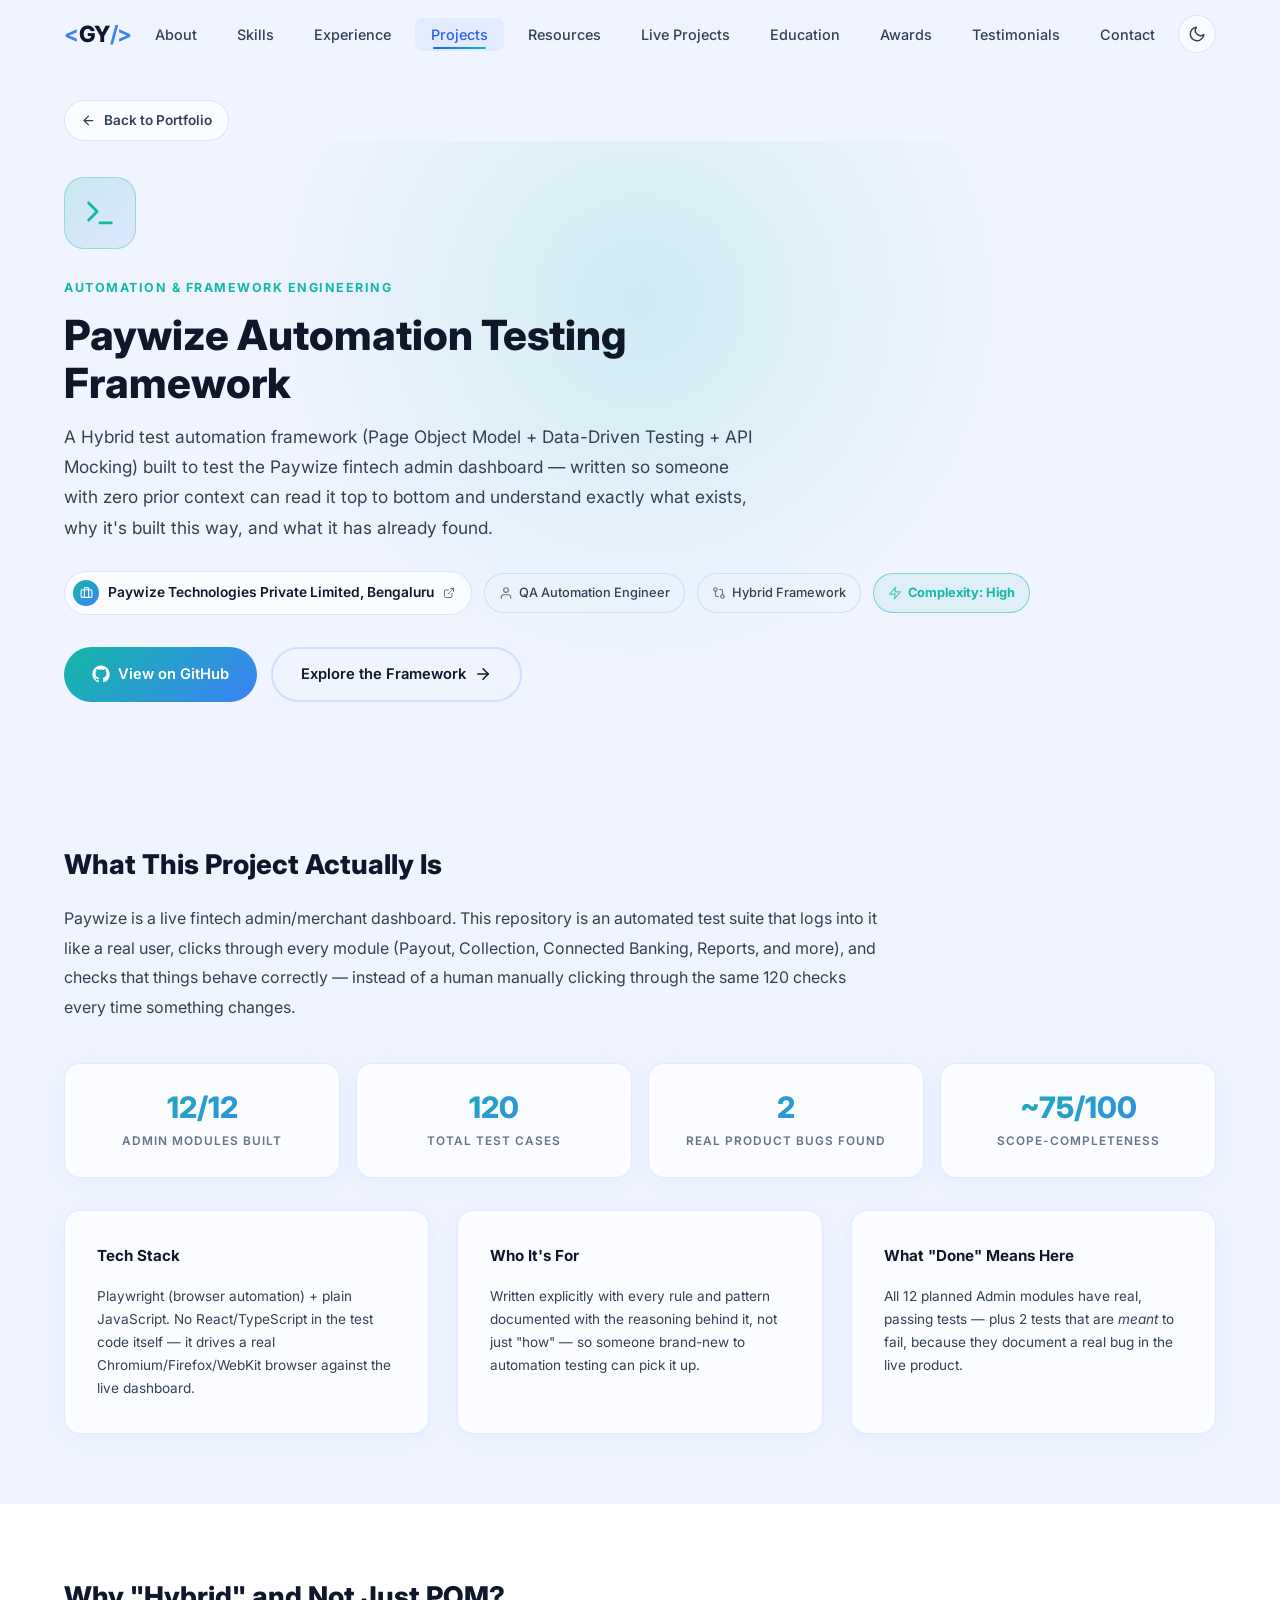
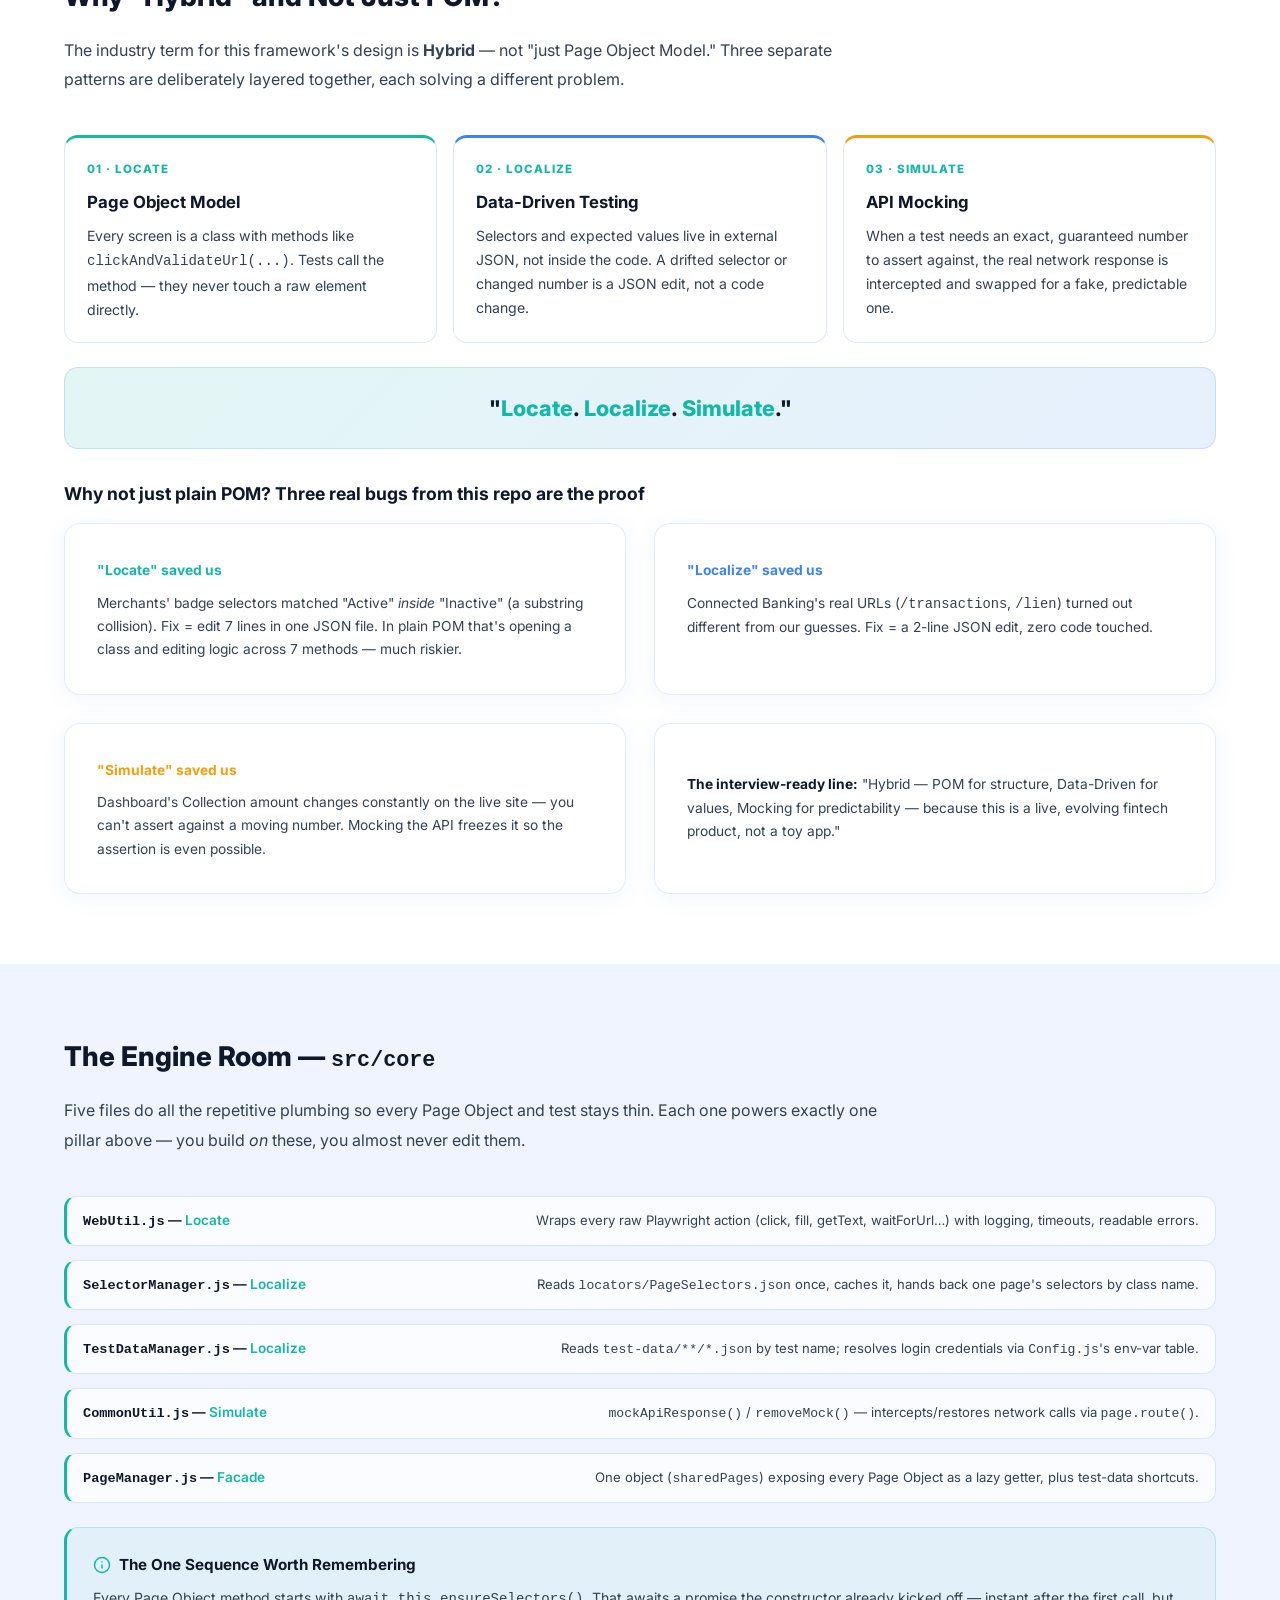
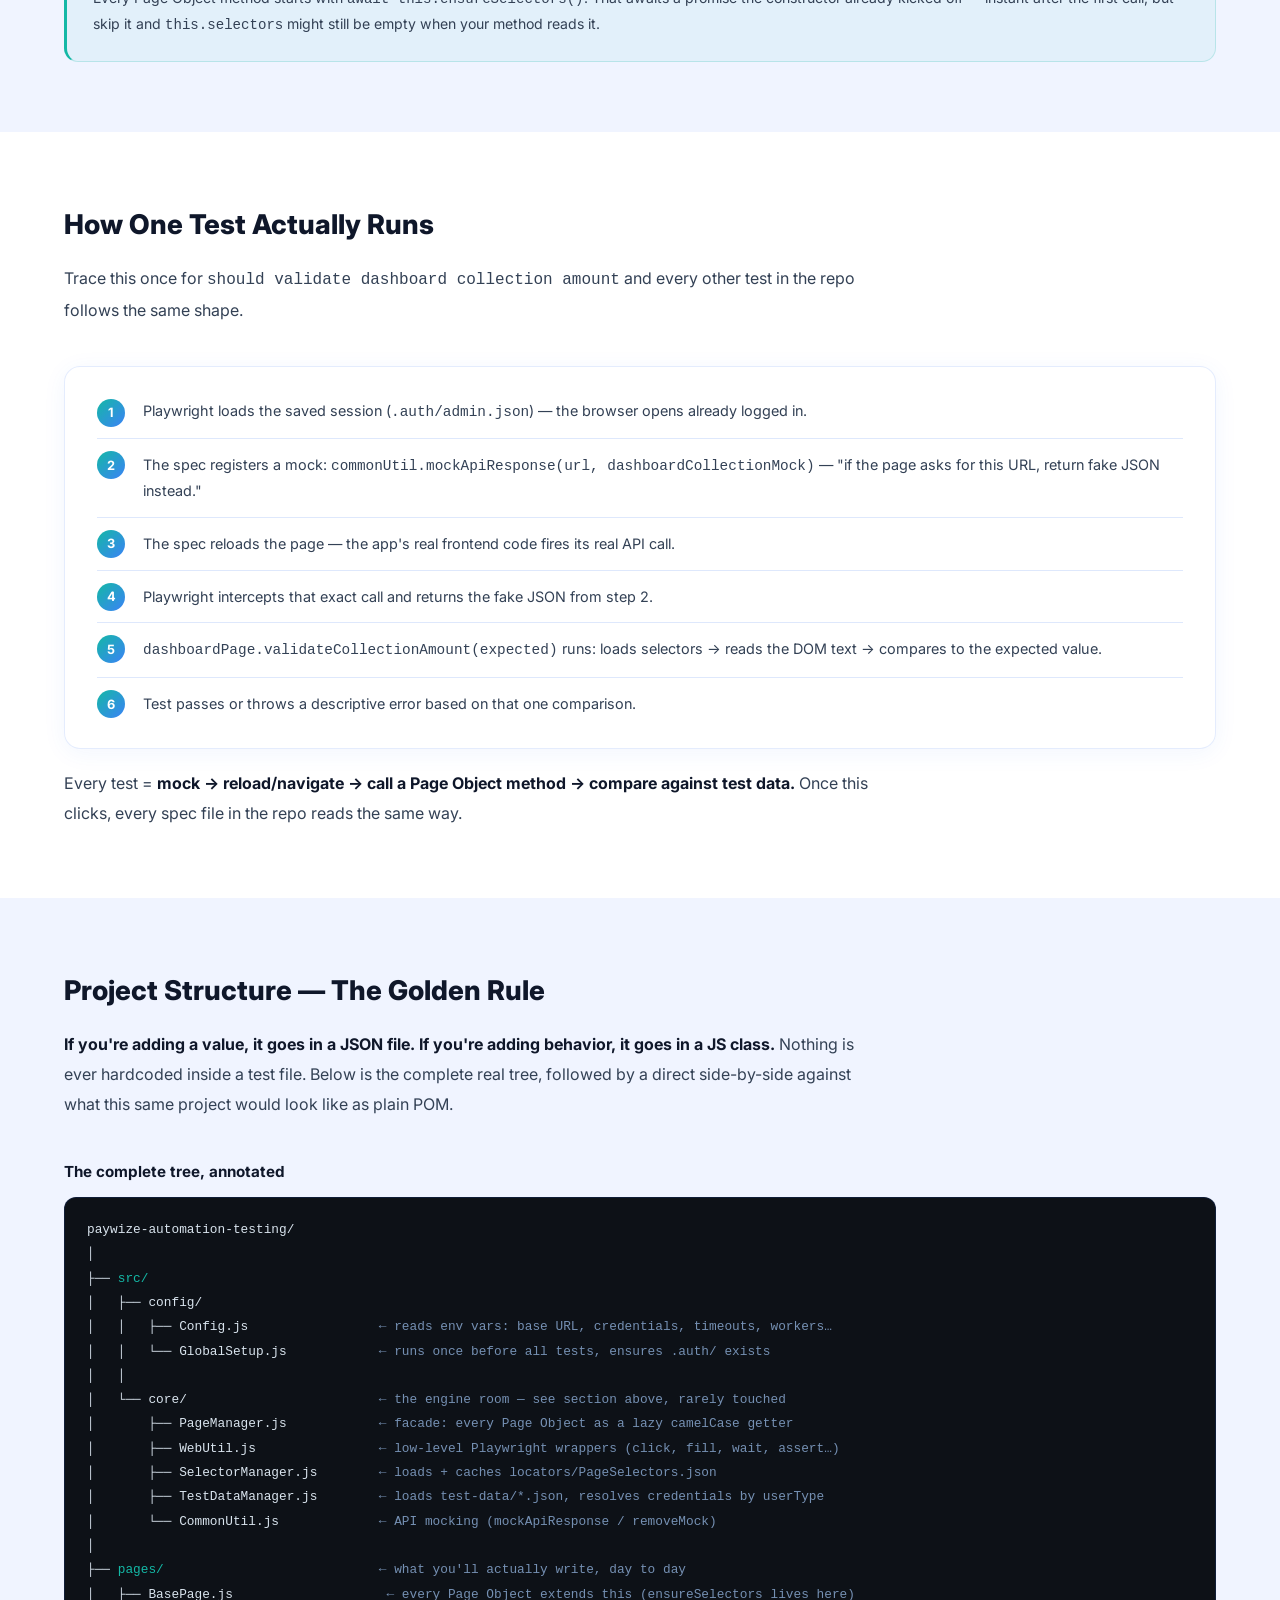
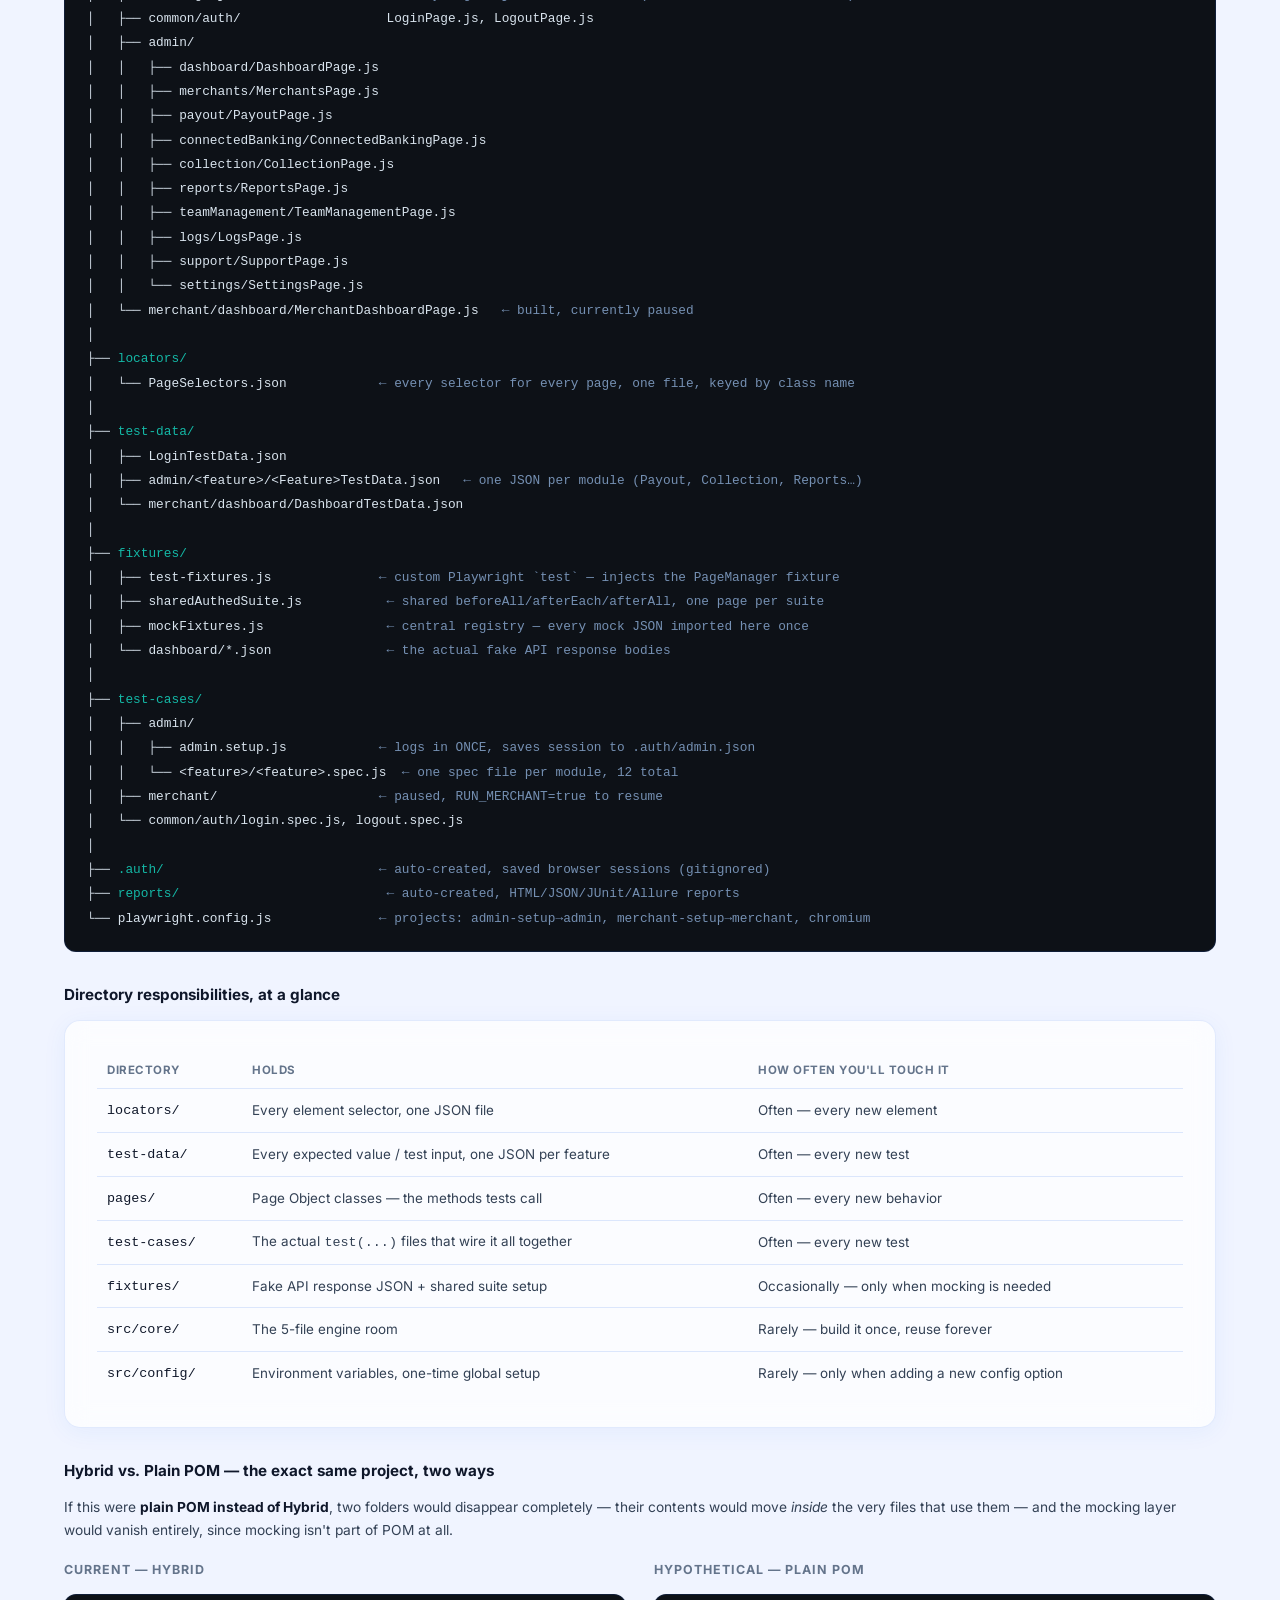
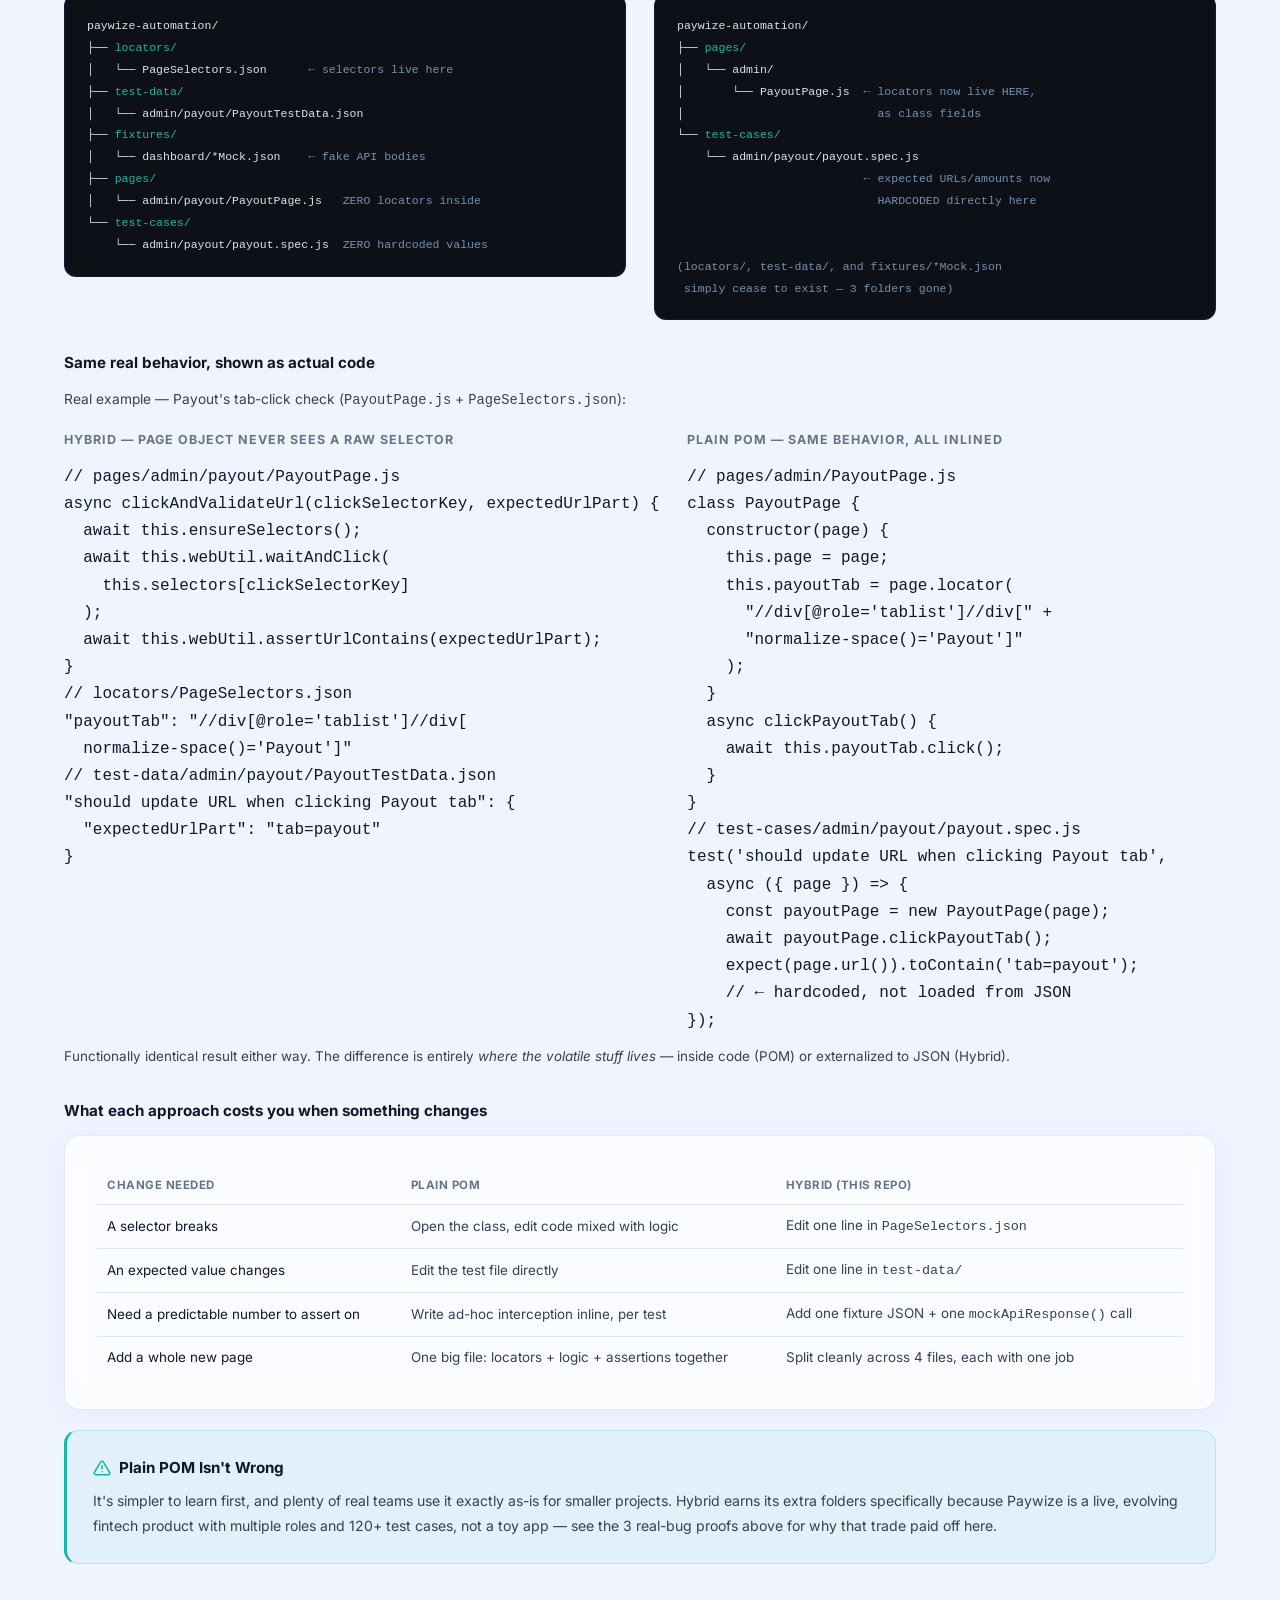
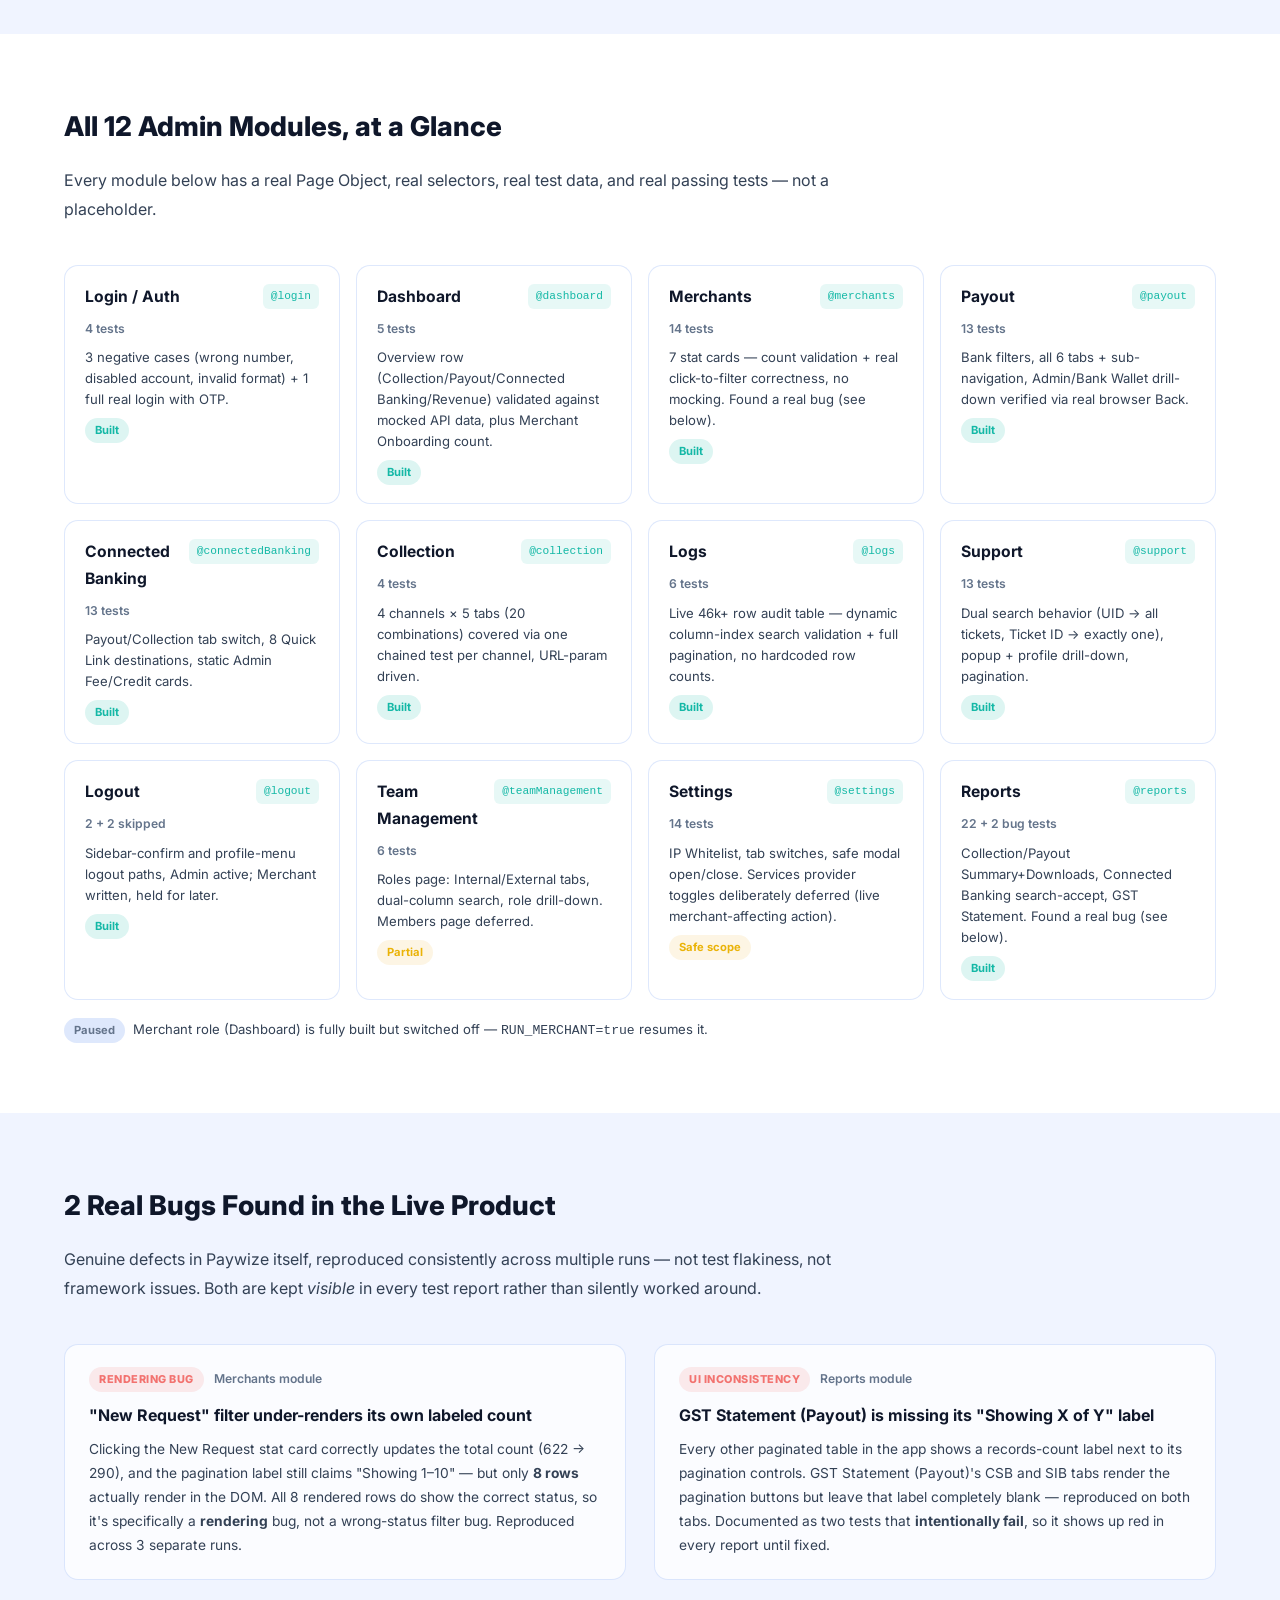
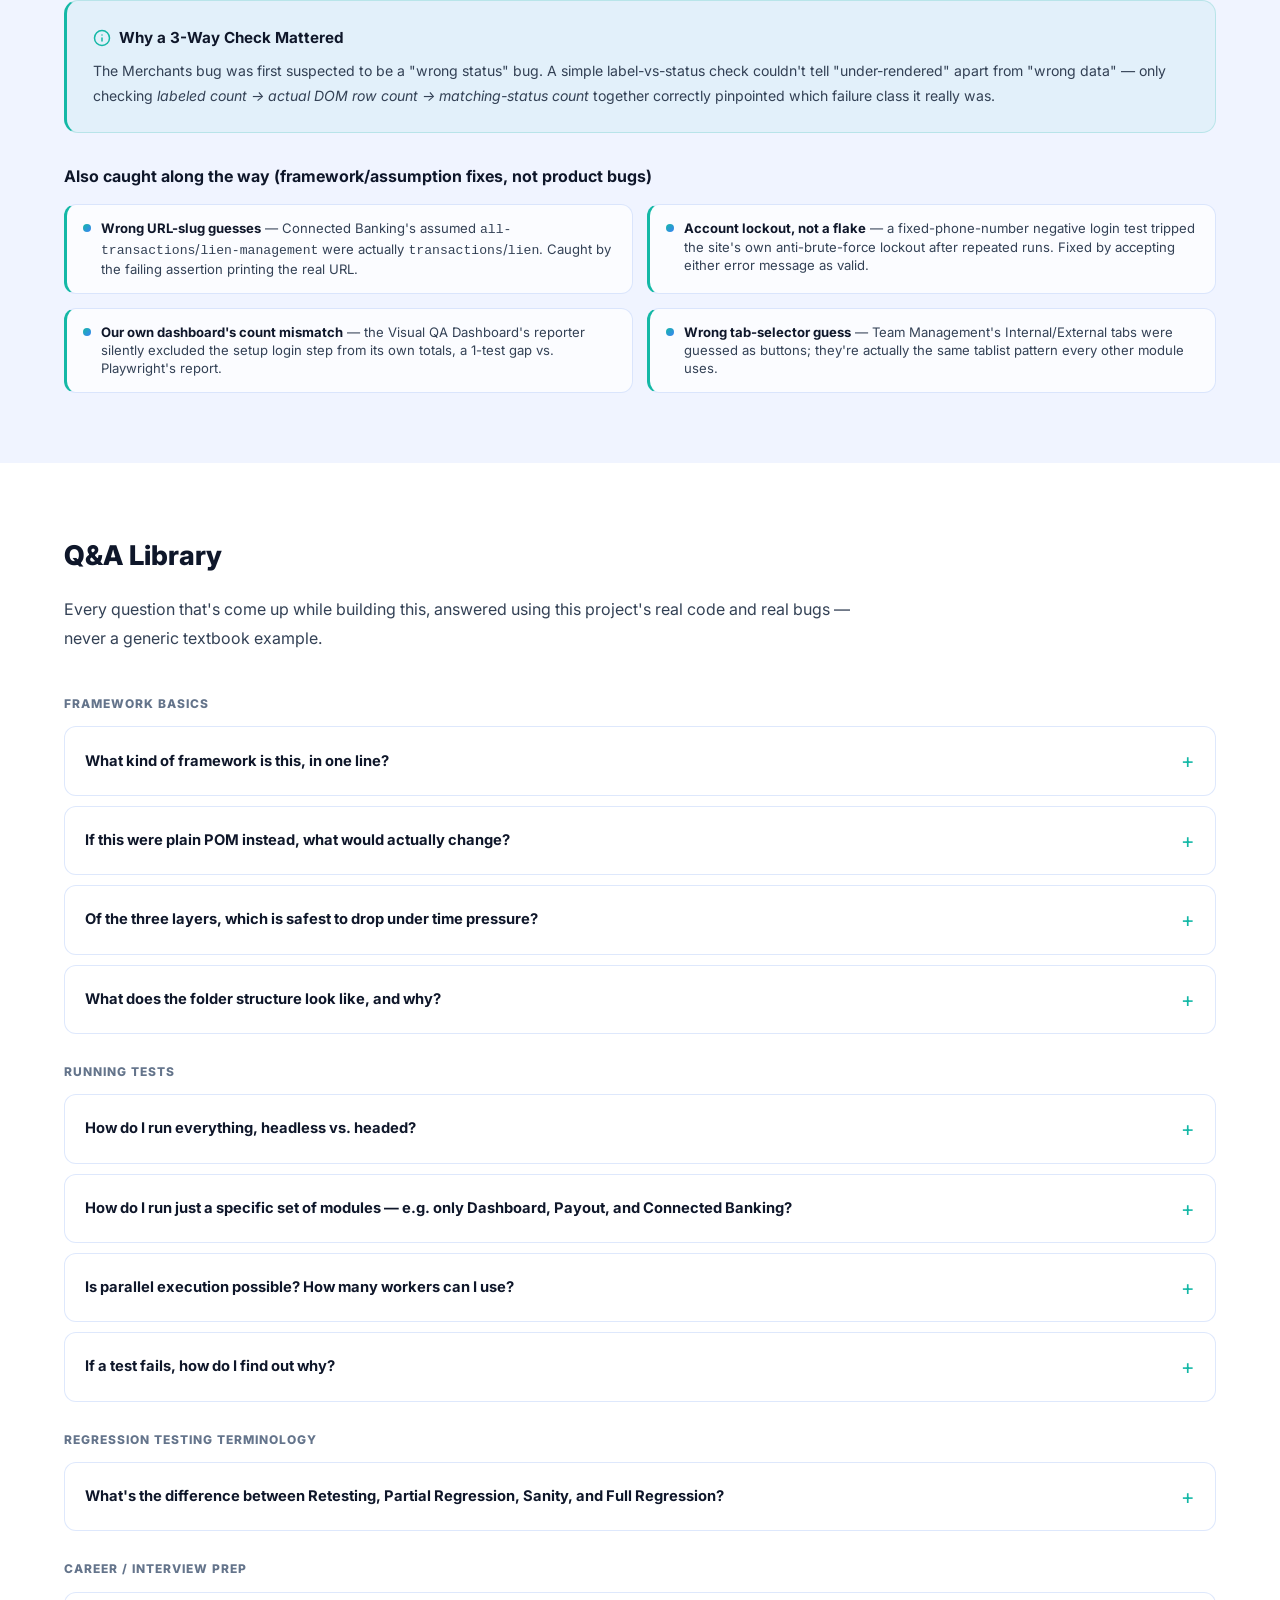
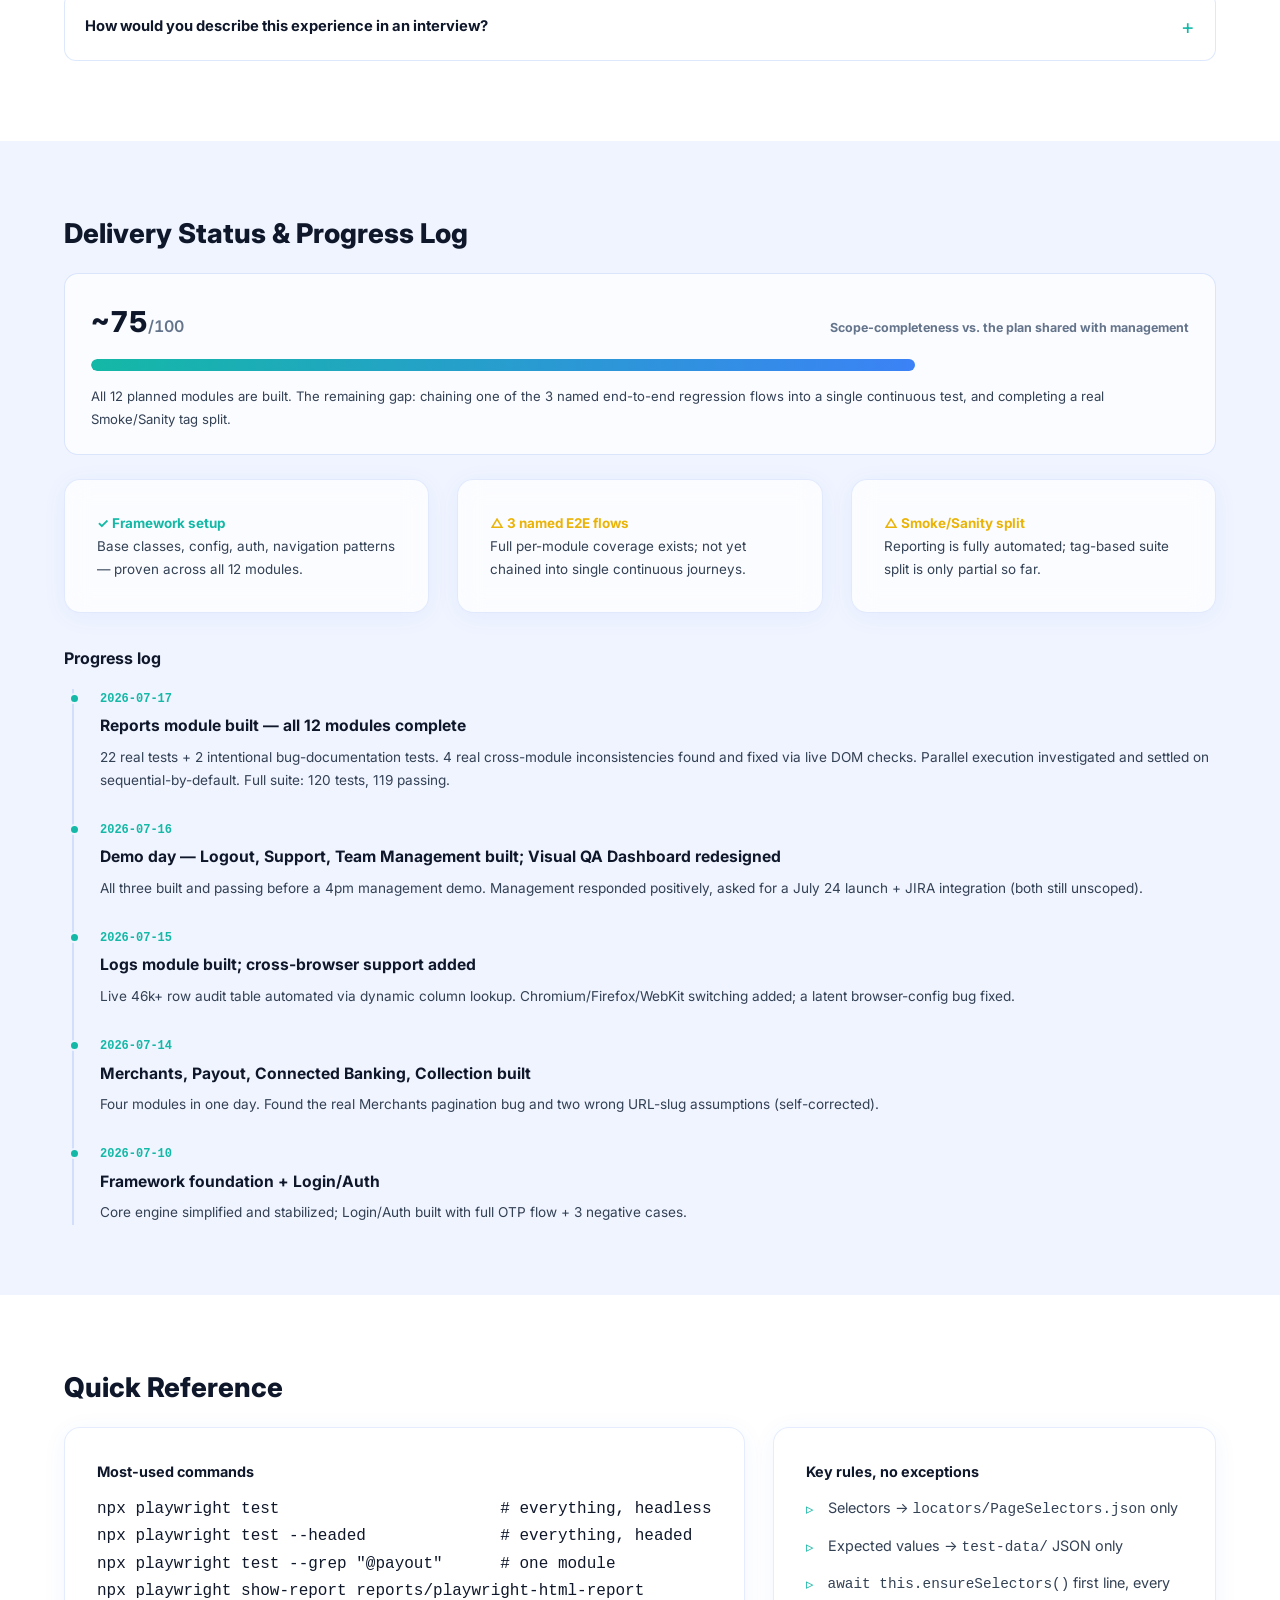
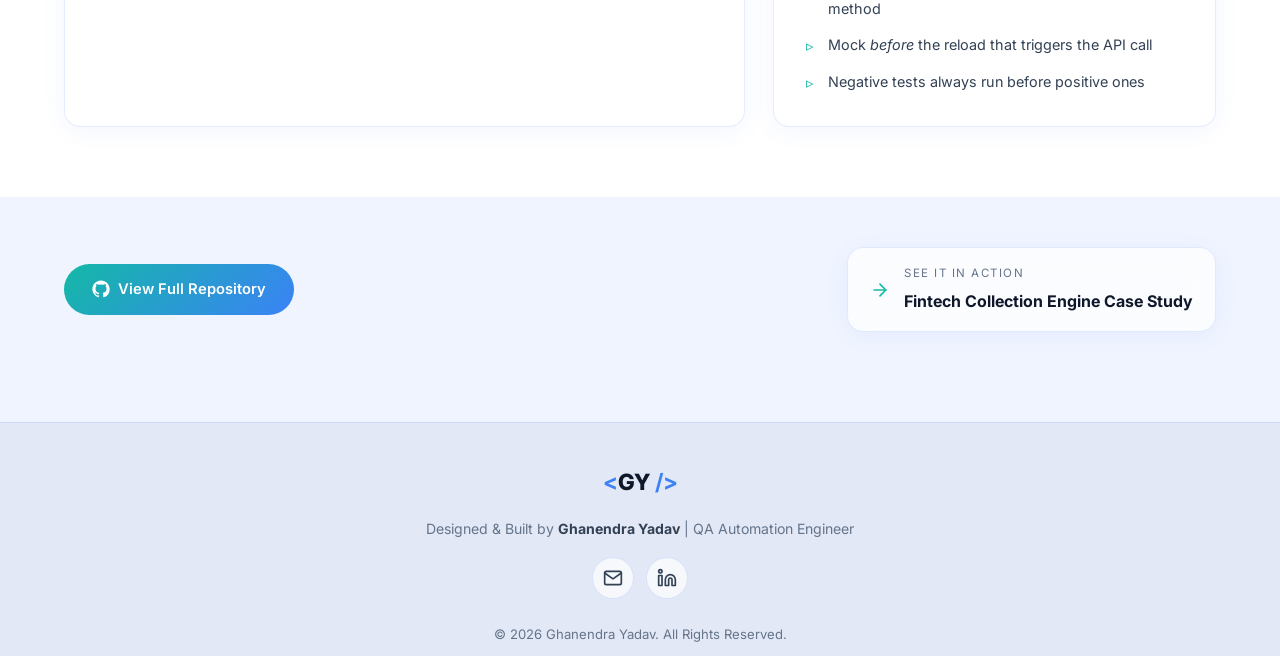
<file: automation/index.html>
<!DOCTYPE html>
<html lang="en">
<head>
  <meta charset="UTF-8">
  <meta name="viewport" content="width=device-width, initial-scale=1.0">
  <meta name="description" content="Paywize Automation Testing Framework — a Hybrid (Page Object Model + Data-Driven + API Mocking) Playwright test automation framework covering 12 admin modules, 120 test cases, and 2 real product bugs found.">
  <link rel="canonical" href="https://ghanendra-sdet.github.io/ghanendra-portfolio/automation/">
  <meta property="og:type" content="website">
  <meta property="og:site_name" content="Ghanendra Yadav — QA Automation Engineer">
  <meta property="og:title" content="Automation Framework | Ghanendra Yadav — QA Automation Engineer">
  <meta property="og:description" content="Paywize Automation Testing Framework — a Hybrid (Page Object Model + Data-Driven + API Mocking) Playwright test automation framework covering 12 admin modules, 120 test cases, and 2 real product bugs found.">
  <meta property="og:url" content="https://ghanendra-sdet.github.io/ghanendra-portfolio/automation/">
  <meta property="og:image" content="https://ghanendra-sdet.github.io/ghanendra-portfolio/assets/profile.jpg">
  <meta name="twitter:card" content="summary_large_image">
  <meta name="twitter:title" content="Automation Framework | Ghanendra Yadav — QA Automation Engineer">
  <meta name="twitter:description" content="Paywize Automation Testing Framework — a Hybrid (Page Object Model + Data-Driven + API Mocking) Playwright test automation framework covering 12 admin modules, 120 test cases, and 2 real product bugs found.">
  <meta name="twitter:image" content="https://ghanendra-sdet.github.io/ghanendra-portfolio/assets/profile.jpg">
  <meta name="keywords" content="QA Engineer, Test Automation, Playwright, Hybrid Framework, Page Object Model, Data-Driven Testing, API Mocking, Portfolio">
  <meta name="author" content="Ghanendra Yadav">
  <title>Automation Framework | Ghanendra Yadav — QA Automation Engineer</title>
  <link rel="preconnect" href="https://fonts.googleapis.com">
  <link rel="preconnect" href="https://fonts.gstatic.com" crossorigin>
  <link href="https://fonts.googleapis.com/css2?family=Inter:wght@300;400;500;600;700;800;900&display=swap" rel="stylesheet" media="print" onload="this.media='all'">
  <noscript><link href="https://fonts.googleapis.com/css2?family=Inter:wght@300;400;500;600;700;800;900&display=swap" rel="stylesheet"></noscript>
  <link rel="stylesheet" href="../style.css?v=16">
</head>
<body class="domain-automation">
  <script>
    (function() {
      const savedTheme = localStorage.getItem('theme');
      const systemPrefersLight = window.matchMedia('(prefers-color-scheme: light)').matches;
      if (savedTheme === 'light' || (!savedTheme && systemPrefersLight)) {
        document.body.classList.add('light-mode');
      }
    })();
  </script>

  <!-- ===== NAVIGATION ===== -->
  <nav id="navbar" class="navbar">
    <div class="nav-container">
      <a href="../index.html#hero" class="nav-logo">
        <span class="logo-bracket">&lt;</span>GY<span class="logo-bracket"> /&gt;</span>
      </a>
      <ul class="nav-links" id="nav-links">
        <li><a href="../index.html#about" class="nav-link">About</a></li>
        <li><a href="../index.html#skills" class="nav-link">Skills</a></li>
        <li><a href="../index.html#experience" class="nav-link">Experience</a></li>
        <li><a href="../index.html#projects" class="nav-link active">Projects</a></li>
        <li><a href="../index.html#resources" class="nav-link">Resources</a></li>
        <li><a href="../live-projects/" class="nav-link">Live Projects</a></li>
        <li><a href="../index.html#education" class="nav-link">Education</a></li>
        <li><a href="../index.html#awards" class="nav-link">Awards</a></li>
        <li><a href="../index.html#testimonials" class="nav-link">Testimonials</a></li>
        <li><a href="../index.html#contact" class="nav-link">Contact</a></li>
      </ul>
      <div class="nav-actions">
        <button class="theme-toggle" id="theme-toggle" aria-label="Toggle light/dark mode" title="Toggle theme">
          <svg class="theme-icon sun-icon" width="18" height="18" viewBox="0 0 24 24" fill="none" stroke="currentColor" stroke-width="2" stroke-linecap="round" stroke-linejoin="round">
            <circle cx="12" cy="12" r="5"/><line x1="12" y1="1" x2="12" y2="3"/><line x1="12" y1="21" x2="12" y2="23"/><line x1="4.22" y1="4.22" x2="5.64" y2="5.64"/><line x1="18.36" y1="18.36" x2="19.78" y2="19.78"/><line x1="1" y1="12" x2="3" y2="12"/><line x1="21" y1="12" x2="23" y2="12"/><line x1="4.22" y1="19.78" x2="5.64" y2="18.36"/><line x1="18.36" y1="5.64" x2="19.78" y2="4.22"/>
          </svg>
          <svg class="theme-icon moon-icon" width="18" height="18" viewBox="0 0 24 24" fill="none" stroke="currentColor" stroke-width="2" stroke-linecap="round" stroke-linejoin="round">
            <path d="M21 12.79A9 9 0 1 1 11.21 3 7 7 0 0 0 21 12.79z"/>
          </svg>
        </button>
        <button class="nav-toggle" id="nav-toggle" aria-label="Toggle navigation">
          <span class="hamburger-line"></span><span class="hamburger-line"></span><span class="hamburger-line"></span>
        </button>
      </div>
    </div>
  </nav>

  <!-- ===== BACK LINK ===== -->
  <div class="detail-backlink-wrap">
    <div class="container">
      <a href="../index.html#projects" class="detail-backlink reveal">
        <svg width="16" height="16" viewBox="0 0 24 24" fill="none" stroke="currentColor" stroke-width="2" stroke-linecap="round" stroke-linejoin="round"><line x1="19" y1="12" x2="5" y2="12"/><polyline points="12 19 5 12 12 5"/></svg>
        Back to Portfolio
      </a>
    </div>
  </div>

  <!-- ===== HERO ===== -->
  <header class="project-detail-hero domain-automation">
    <div class="container">
      <div class="detail-hero-icon reveal">
        <svg class="icon-svg" viewBox="0 0 24 24" fill="none" stroke="currentColor" stroke-width="2" stroke-linecap="round" stroke-linejoin="round"><polyline points="4 17 10 11 4 5"/><line x1="12" y1="19" x2="20" y2="19"/></svg>
      </div>
      <span class="detail-domain-label reveal">Automation &amp; Framework Engineering</span>
      <h1 class="detail-title reveal">Paywize Automation Testing Framework</h1>
      <p class="detail-tagline reveal">A Hybrid test automation framework (Page Object Model + Data-Driven Testing + API Mocking) built to test the Paywize fintech admin dashboard — written so someone with zero prior context can read it top to bottom and understand exactly what exists, why it's built this way, and what it has already found.</p>
      <div class="detail-meta-row reveal">
        <a href="https://paywize.in/" target="_blank" rel="noopener noreferrer" class="company-badge">
          <span class="company-badge-icon">
            <svg viewBox="0 0 24 24" fill="none" stroke="currentColor" stroke-width="2" stroke-linecap="round" stroke-linejoin="round"><rect x="2" y="7" width="20" height="14" rx="2" ry="2"/><path d="M16 21V5a2 2 0 0 0-2-2h-4a2 2 0 0 0-2 2v16"/></svg>
          </span>
          Paywize Technologies Private Limited, Bengaluru
          <svg class="external-icon" viewBox="0 0 24 24" fill="none" stroke="currentColor" stroke-width="2" stroke-linecap="round" stroke-linejoin="round"><path d="M18 13v6a2 2 0 0 1-2 2H5a2 2 0 0 1-2-2V8a2 2 0 0 1 2-2h6"/><polyline points="15 3 21 3 21 9"/><line x1="10" y1="14" x2="21" y2="3"/></svg>
        </a>
        <span class="meta-chip">
          <svg viewBox="0 0 24 24" fill="none" stroke="currentColor" stroke-width="2" stroke-linecap="round" stroke-linejoin="round"><path d="M20 21v-2a4 4 0 0 0-4-4H8a4 4 0 0 0-4 4v2"/><circle cx="12" cy="7" r="4"/></svg>
          QA Automation Engineer
        </span>
        <span class="meta-chip">
          <svg viewBox="0 0 24 24" fill="none" stroke="currentColor" stroke-width="2" stroke-linecap="round" stroke-linejoin="round"><circle cx="18" cy="18" r="3"/><circle cx="6" cy="6" r="3"/><path d="M13 6h3a2 2 0 0 1 2 2v7"/><path d="M11 18H8a2 2 0 0 1-2-2V9"/></svg>
          Hybrid Framework
        </span>
        <span class="meta-chip meta-chip-strong">
          <svg viewBox="0 0 24 24" fill="none" stroke="currentColor" stroke-width="2" stroke-linecap="round" stroke-linejoin="round"><path d="M13 2 3 14h9l-1 8 10-12h-9l1-8z"/></svg>
          Complexity: High
        </span>
      </div>
      <div class="detail-hero-cta reveal">
        <a href="https://github.com/ghanendra-sdet/playwright-starter-framework" target="_blank" rel="noopener noreferrer" class="btn-domain">
          <svg viewBox="0 0 24 24" fill="currentColor"><path d="M12 .5C5.65.5.5 5.65.5 12c0 5.09 3.29 9.4 7.86 10.93.57.1.78-.25.78-.55v-1.94c-3.2.7-3.88-1.54-3.88-1.54-.52-1.33-1.28-1.68-1.28-1.68-1.04-.72.08-.7.08-.7 1.15.08 1.76 1.18 1.76 1.18 1.03 1.75 2.7 1.25 3.36.96.1-.75.4-1.25.73-1.54-2.55-.29-5.23-1.28-5.23-5.68 0-1.26.45-2.28 1.18-3.09-.12-.29-.51-1.46.11-3.05 0 0 .97-.31 3.18 1.18a11.05 11.05 0 0 1 5.79 0c2.2-1.49 3.17-1.18 3.17-1.18.63 1.59.24 2.76.12 3.05.74.81 1.18 1.83 1.18 3.09 0 4.41-2.69 5.39-5.25 5.67.41.36.78 1.07.78 2.15v3.19c0 .3.21.66.79.55A10.51 10.51 0 0 0 23.5 12c0-6.35-5.15-11.5-11.5-11.5z"/></svg>
          View on GitHub
        </a>
        <a href="#overview" class="btn-github-outline">
          Explore the Framework
          <svg viewBox="0 0 24 24" fill="none" stroke="currentColor" stroke-width="2" stroke-linecap="round" stroke-linejoin="round"><line x1="5" y1="12" x2="19" y2="12"/><polyline points="12 5 19 12 12 19"/></svg>
        </a>
      </div>
    </div>
  </header>

  <!-- ===== OVERVIEW ===== -->
  <section class="detail-section" id="overview">
    <div class="container">
      <h2 class="detail-section-heading reveal">What This Project Actually Is</h2>
      <p class="detail-lede reveal">Paywize is a live fintech admin/merchant dashboard. This repository is an automated test suite that logs into it like a real user, clicks through every module (Payout, Collection, Connected Banking, Reports, and more), and checks that things behave correctly — instead of a human manually clicking through the same 120 checks every time something changes.</p>
      <div class="detail-stats-grid">
        <div class="detail-stat-card glass-card reveal">
          <span class="detail-stat-number">12/12</span>
          <span class="detail-stat-label">Admin Modules Built</span>
        </div>
        <div class="detail-stat-card glass-card reveal">
          <span class="detail-stat-number">120</span>
          <span class="detail-stat-label">Total Test Cases</span>
        </div>
        <div class="detail-stat-card glass-card reveal">
          <span class="detail-stat-number">2</span>
          <span class="detail-stat-label">Real Product Bugs Found</span>
        </div>
        <div class="detail-stat-card glass-card reveal">
          <span class="detail-stat-number">~75/100</span>
          <span class="detail-stat-label">Scope-Completeness</span>
        </div>
      </div>
      <div class="detail-content-grid" style="margin-top: 32px; grid-template-columns: repeat(3, 1fr);">
        <div class="detail-card glass-card reveal">
          <h4 style="font-size: 0.95rem;">Tech Stack</h4>
          <p style="font-size: 0.85rem; color: var(--text-secondary); line-height: 1.7;">Playwright (browser automation) + plain JavaScript. No React/TypeScript in the test code itself — it drives a real Chromium/Firefox/WebKit browser against the live dashboard.</p>
        </div>
        <div class="detail-card glass-card reveal">
          <h4 style="font-size: 0.95rem;">Who It's For</h4>
          <p style="font-size: 0.85rem; color: var(--text-secondary); line-height: 1.7;">Written explicitly with every rule and pattern documented with the reasoning behind it, not just "how" — so someone brand-new to automation testing can pick it up.</p>
        </div>
        <div class="detail-card glass-card reveal">
          <h4 style="font-size: 0.95rem;">What "Done" Means Here</h4>
          <p style="font-size: 0.85rem; color: var(--text-secondary); line-height: 1.7;">All 12 planned Admin modules have real, passing tests — plus 2 tests that are <em>meant</em> to fail, because they document a real bug in the live product.</p>
        </div>
      </div>
    </div>
  </section>

  <!-- ===== HYBRID FRAMEWORK ===== -->
  <section class="detail-section alt-bg" id="hybrid">
    <div class="container">
      <h2 class="detail-section-heading reveal">Why "Hybrid" and Not Just POM?</h2>
      <p class="detail-lede reveal">The industry term for this framework's design is <strong>Hybrid</strong> — not "just Page Object Model." Three separate patterns are deliberately layered together, each solving a different problem.</p>

      <div class="pillars-grid">
        <div class="pillar-card reveal">
          <span class="pillar-num">01 · LOCATE</span>
          <h4>Page Object Model</h4>
          <p>Every screen is a class with methods like <code>clickAndValidateUrl(...)</code>. Tests call the method — they never touch a raw element directly.</p>
        </div>
        <div class="pillar-card pillar-2 reveal">
          <span class="pillar-num">02 · LOCALIZE</span>
          <h4>Data-Driven Testing</h4>
          <p>Selectors and expected values live in external JSON, not inside the code. A drifted selector or changed number is a JSON edit, not a code change.</p>
        </div>
        <div class="pillar-card pillar-3 reveal">
          <span class="pillar-num">03 · SIMULATE</span>
          <h4>API Mocking</h4>
          <p>When a test needs an exact, guaranteed number to assert against, the real network response is intercepted and swapped for a fake, predictable one.</p>
        </div>
      </div>

      <div class="mnemonic-band reveal">"<span>Locate</span>. <span>Localize</span>. <span>Simulate</span>."</div>

      <h3 style="font-size: 1.1rem; font-weight: 700; color: var(--text-primary); margin: 30px 0 14px;">Why not just plain POM? Three real bugs from this repo are the proof</h3>
      <div class="detail-content-grid" style="grid-template-columns: repeat(2, 1fr);">
        <div class="detail-card glass-card reveal">
          <b style="font-size: 0.86rem; color: var(--domain-accent);">"Locate" saved us</b>
          <p style="font-size: 0.86rem; color: var(--text-secondary); margin-top: 8px; line-height: 1.7;">Merchants' badge selectors matched "Active" <em>inside</em> "Inactive" (a substring collision). Fix = edit 7 lines in one JSON file. In plain POM that's opening a class and editing logic across 7 methods — much riskier.</p>
        </div>
        <div class="detail-card glass-card reveal">
          <b style="font-size: 0.86rem; color: var(--blue, #3b82f6);">"Localize" saved us</b>
          <p style="font-size: 0.86rem; color: var(--text-secondary); margin-top: 8px; line-height: 1.7;">Connected Banking's real URLs (<code>/transactions</code>, <code>/lien</code>) turned out different from our guesses. Fix = a 2-line JSON edit, zero code touched.</p>
        </div>
        <div class="detail-card glass-card reveal">
          <b style="font-size: 0.86rem; color: #f59e0b;">"Simulate" saved us</b>
          <p style="font-size: 0.86rem; color: var(--text-secondary); margin-top: 8px; line-height: 1.7;">Dashboard's Collection amount changes constantly on the live site — you can't assert against a moving number. Mocking the API freezes it so the assertion is even possible.</p>
        </div>
        <div class="detail-card glass-card reveal" style="display: flex; align-items: center;">
          <p style="font-size: 0.86rem; color: var(--text-secondary); margin: 0; line-height: 1.7;"><strong style="color: var(--text-primary);">The interview-ready line:</strong> "Hybrid — POM for structure, Data-Driven for values, Mocking for predictability — because this is a live, evolving fintech product, not a toy app."</p>
        </div>
      </div>
    </div>
  </section>

  <!-- ===== ENGINE ROOM ===== -->
  <section class="detail-section" id="core">
    <div class="container">
      <h2 class="detail-section-heading reveal">The Engine Room — <code style="font-size: 0.8em;">src/core</code></h2>
      <p class="detail-lede reveal">Five files do all the repetitive plumbing so every Page Object and test stays thin. Each one powers exactly one pillar above — you build <em>on</em> these, you almost never edit them.</p>
      <div class="chip-grid" style="grid-template-columns: 1fr;">
        <div class="chip-item" style="justify-content: space-between; flex-wrap: wrap;"><span><code>WebUtil.js</code> — <span style="color: var(--domain-accent); font-weight: 600;">Locate</span></span><span style="font-weight: 400; color: var(--text-secondary); font-size: 0.82rem;">Wraps every raw Playwright action (click, fill, getText, waitForUrl…) with logging, timeouts, readable errors.</span></div>
        <div class="chip-item" style="justify-content: space-between; flex-wrap: wrap;"><span><code>SelectorManager.js</code> — <span style="color: var(--domain-accent); font-weight: 600;">Localize</span></span><span style="font-weight: 400; color: var(--text-secondary); font-size: 0.82rem;">Reads <code>locators/PageSelectors.json</code> once, caches it, hands back one page's selectors by class name.</span></div>
        <div class="chip-item" style="justify-content: space-between; flex-wrap: wrap;"><span><code>TestDataManager.js</code> — <span style="color: var(--domain-accent); font-weight: 600;">Localize</span></span><span style="font-weight: 400; color: var(--text-secondary); font-size: 0.82rem;">Reads <code>test-data/**/*.json</code> by test name; resolves login credentials via <code>Config.js</code>'s env-var table.</span></div>
        <div class="chip-item" style="justify-content: space-between; flex-wrap: wrap;"><span><code>CommonUtil.js</code> — <span style="color: var(--domain-accent); font-weight: 600;">Simulate</span></span><span style="font-weight: 400; color: var(--text-secondary); font-size: 0.82rem;"><code>mockApiResponse()</code> / <code>removeMock()</code> — intercepts/restores network calls via <code>page.route()</code>.</span></div>
        <div class="chip-item" style="justify-content: space-between; flex-wrap: wrap;"><span><code>PageManager.js</code> — <span style="color: var(--domain-accent); font-weight: 600;">Facade</span></span><span style="font-weight: 400; color: var(--text-secondary); font-size: 0.82rem;">One object (<code>sharedPages</code>) exposing every Page Object as a lazy getter, plus test-data shortcuts.</span></div>
      </div>
      <div class="risk-callout" style="margin-top: 24px;">
        <h5>
          <svg viewBox="0 0 24 24" fill="none" stroke="currentColor" stroke-width="2" stroke-linecap="round" stroke-linejoin="round"><circle cx="12" cy="12" r="10"/><line x1="12" y1="16" x2="12" y2="12"/><line x1="12" y1="8" x2="12.01" y2="8"/></svg>
          The One Sequence Worth Remembering
        </h5>
        <p>Every Page Object method starts with <code>await this.ensureSelectors()</code>. That awaits a promise the constructor already kicked off — instant after the first call, but skip it and <code>this.selectors</code> might still be empty when your method reads it.</p>
      </div>
    </div>
  </section>

  <!-- ===== MENTAL MODEL ===== -->
  <section class="detail-section alt-bg" id="mental-model">
    <div class="container">
      <h2 class="detail-section-heading reveal">How One Test Actually Runs</h2>
      <p class="detail-lede reveal">Trace this once for <code>should validate dashboard collection amount</code> and every other test in the repo follows the same shape.</p>
      <div class="detail-card glass-card reveal">
        <ol class="flow-steps">
          <li>Playwright loads the saved session (<code>.auth/admin.json</code>) — the browser opens already logged in.</li>
          <li>The spec registers a mock: <code>commonUtil.mockApiResponse(url, dashboardCollectionMock)</code> — "if the page asks for this URL, return fake JSON instead."</li>
          <li>The spec reloads the page — the app's real frontend code fires its real API call.</li>
          <li>Playwright intercepts that exact call and returns the fake JSON from step 2.</li>
          <li><code>dashboardPage.validateCollectionAmount(expected)</code> runs: loads selectors → reads the DOM text → compares to the expected value.</li>
          <li>Test passes or throws a descriptive error based on that one comparison.</li>
        </ol>
      </div>
      <p class="detail-lede reveal" style="margin-top: 20px; margin-bottom: 0;">Every test = <strong style="color: var(--text-primary);">mock → reload/navigate → call a Page Object method → compare against test data.</strong> Once this clicks, every spec file in the repo reads the same way.</p>
    </div>
  </section>

  <!-- ===== PROJECT STRUCTURE ===== -->
  <section class="detail-section" id="structure">
    <div class="container">
      <h2 class="detail-section-heading reveal">Project Structure — The Golden Rule</h2>
      <p class="detail-lede reveal"><strong style="color: var(--text-primary);">If you're adding a value, it goes in a JSON file. If you're adding behavior, it goes in a JS class.</strong> Nothing is ever hardcoded inside a test file. Below is the complete real tree, followed by a direct side-by-side against what this same project would look like as plain POM.</p>

      <h4 style="font-size: 0.95rem; font-weight: 700; color: var(--text-primary); margin-bottom: 12px;">The complete tree, annotated</h4>
      <pre class="code-tree">paywize-automation-testing/
│
├── <span class="t-dir">src/</span>
│   ├── config/
│   │   ├── Config.js                 <span class="t-comment">← reads env vars: base URL, credentials, timeouts, workers…</span>
│   │   └── GlobalSetup.js            <span class="t-comment">← runs once before all tests, ensures .auth/ exists</span>
│   │
│   └── core/                         <span class="t-comment">← the engine room — see section above, rarely touched</span>
│       ├── PageManager.js            <span class="t-comment">← facade: every Page Object as a lazy camelCase getter</span>
│       ├── WebUtil.js                <span class="t-comment">← low-level Playwright wrappers (click, fill, wait, assert…)</span>
│       ├── SelectorManager.js        <span class="t-comment">← loads + caches locators/PageSelectors.json</span>
│       ├── TestDataManager.js        <span class="t-comment">← loads test-data/*.json, resolves credentials by userType</span>
│       └── CommonUtil.js             <span class="t-comment">← API mocking (mockApiResponse / removeMock)</span>
│
├── <span class="t-dir">pages/</span>                            <span class="t-comment">← what you'll actually write, day to day</span>
│   ├── BasePage.js                    <span class="t-comment">← every Page Object extends this (ensureSelectors lives here)</span>
│   ├── common/auth/                   LoginPage.js, LogoutPage.js
│   ├── admin/
│   │   ├── dashboard/DashboardPage.js
│   │   ├── merchants/MerchantsPage.js
│   │   ├── payout/PayoutPage.js
│   │   ├── connectedBanking/ConnectedBankingPage.js
│   │   ├── collection/CollectionPage.js
│   │   ├── reports/ReportsPage.js
│   │   ├── teamManagement/TeamManagementPage.js
│   │   ├── logs/LogsPage.js
│   │   ├── support/SupportPage.js
│   │   └── settings/SettingsPage.js
│   └── merchant/dashboard/MerchantDashboardPage.js   <span class="t-comment">← built, currently paused</span>
│
├── <span class="t-dir">locators/</span>
│   └── PageSelectors.json            <span class="t-comment">← every selector for every page, one file, keyed by class name</span>
│
├── <span class="t-dir">test-data/</span>
│   ├── LoginTestData.json
│   ├── admin/&lt;feature&gt;/&lt;Feature&gt;TestData.json   <span class="t-comment">← one JSON per module (Payout, Collection, Reports…)</span>
│   └── merchant/dashboard/DashboardTestData.json
│
├── <span class="t-dir">fixtures/</span>
│   ├── test-fixtures.js              <span class="t-comment">← custom Playwright `test` — injects the PageManager fixture</span>
│   ├── sharedAuthedSuite.js           <span class="t-comment">← shared beforeAll/afterEach/afterAll, one page per suite</span>
│   ├── mockFixtures.js                <span class="t-comment">← central registry — every mock JSON imported here once</span>
│   └── dashboard/*.json               <span class="t-comment">← the actual fake API response bodies</span>
│
├── <span class="t-dir">test-cases/</span>
│   ├── admin/
│   │   ├── admin.setup.js            <span class="t-comment">← logs in ONCE, saves session to .auth/admin.json</span>
│   │   └── &lt;feature&gt;/&lt;feature&gt;.spec.js  <span class="t-comment">← one spec file per module, 12 total</span>
│   ├── merchant/                     <span class="t-comment">← paused, RUN_MERCHANT=true to resume</span>
│   └── common/auth/login.spec.js, logout.spec.js
│
├── <span class="t-dir">.auth/</span>                            <span class="t-comment">← auto-created, saved browser sessions (gitignored)</span>
├── <span class="t-dir">reports/</span>                           <span class="t-comment">← auto-created, HTML/JSON/JUnit/Allure reports</span>
└── playwright.config.js              <span class="t-comment">← projects: admin-setup→admin, merchant-setup→merchant, chromium</span></pre>

      <h4 style="font-size: 0.95rem; font-weight: 700; color: var(--text-primary); margin: 30px 0 12px;">Directory responsibilities, at a glance</h4>
      <div class="detail-card glass-card" style="overflow-x: auto;">
        <table style="width: 100%; border-collapse: collapse; font-size: 0.84rem;">
          <tr style="border-bottom: 1px solid var(--glass-border);"><th style="text-align: left; padding: 8px 10px; color: var(--text-muted); font-size: 0.72rem; text-transform: uppercase; letter-spacing: 0.5px;">Directory</th><th style="text-align: left; padding: 8px 10px; color: var(--text-muted); font-size: 0.72rem; text-transform: uppercase; letter-spacing: 0.5px;">Holds</th><th style="text-align: left; padding: 8px 10px; color: var(--text-muted); font-size: 0.72rem; text-transform: uppercase; letter-spacing: 0.5px;">How often you'll touch it</th></tr>
          <tr style="border-bottom: 1px solid var(--glass-border);"><td style="padding: 9px 10px;"><code>locators/</code></td><td style="padding: 9px 10px; color: var(--text-secondary);">Every element selector, one JSON file</td><td style="padding: 9px 10px; color: var(--text-secondary);">Often — every new element</td></tr>
          <tr style="border-bottom: 1px solid var(--glass-border);"><td style="padding: 9px 10px;"><code>test-data/</code></td><td style="padding: 9px 10px; color: var(--text-secondary);">Every expected value / test input, one JSON per feature</td><td style="padding: 9px 10px; color: var(--text-secondary);">Often — every new test</td></tr>
          <tr style="border-bottom: 1px solid var(--glass-border);"><td style="padding: 9px 10px;"><code>pages/</code></td><td style="padding: 9px 10px; color: var(--text-secondary);">Page Object classes — the methods tests call</td><td style="padding: 9px 10px; color: var(--text-secondary);">Often — every new behavior</td></tr>
          <tr style="border-bottom: 1px solid var(--glass-border);"><td style="padding: 9px 10px;"><code>test-cases/</code></td><td style="padding: 9px 10px; color: var(--text-secondary);">The actual <code>test(...)</code> files that wire it all together</td><td style="padding: 9px 10px; color: var(--text-secondary);">Often — every new test</td></tr>
          <tr style="border-bottom: 1px solid var(--glass-border);"><td style="padding: 9px 10px;"><code>fixtures/</code></td><td style="padding: 9px 10px; color: var(--text-secondary);">Fake API response JSON + shared suite setup</td><td style="padding: 9px 10px; color: var(--text-secondary);">Occasionally — only when mocking is needed</td></tr>
          <tr style="border-bottom: 1px solid var(--glass-border);"><td style="padding: 9px 10px;"><code>src/core/</code></td><td style="padding: 9px 10px; color: var(--text-secondary);">The 5-file engine room</td><td style="padding: 9px 10px; color: var(--text-secondary);">Rarely — build it once, reuse forever</td></tr>
          <tr><td style="padding: 9px 10px;"><code>src/config/</code></td><td style="padding: 9px 10px; color: var(--text-secondary);">Environment variables, one-time global setup</td><td style="padding: 9px 10px; color: var(--text-secondary);">Rarely — only when adding a new config option</td></tr>
        </table>
      </div>

      <h4 style="font-size: 0.95rem; font-weight: 700; color: var(--text-primary); margin: 30px 0 12px;">Hybrid vs. Plain POM — the exact same project, two ways</h4>
      <p style="font-size: 0.86rem; color: var(--text-secondary); line-height: 1.7; margin-bottom: 16px;">If this were <strong style="color: var(--text-primary);">plain POM instead of Hybrid</strong>, two folders would disappear completely — their contents would move <em>inside</em> the very files that use them — and the mocking layer would vanish entirely, since mocking isn't part of POM at all.</p>
      <div class="detail-content-grid" style="grid-template-columns: repeat(2, 1fr);">
        <div>
          <span class="chip-grid-label">Current — Hybrid</span>
          <pre class="code-tree" style="font-size: 0.72rem;">paywize-automation/
├── <span class="t-dir">locators/</span>
│   └── PageSelectors.json      <span class="t-comment">← selectors live here</span>
├── <span class="t-dir">test-data/</span>
│   └── admin/payout/PayoutTestData.json
├── <span class="t-dir">fixtures/</span>
│   └── dashboard/*Mock.json    <span class="t-comment">← fake API bodies</span>
├── <span class="t-dir">pages/</span>
│   └── admin/payout/PayoutPage.js   <span class="t-comment">ZERO locators inside</span>
└── <span class="t-dir">test-cases/</span>
    └── admin/payout/payout.spec.js  <span class="t-comment">ZERO hardcoded values</span></pre>
        </div>
        <div>
          <span class="chip-grid-label">Hypothetical — Plain POM</span>
          <pre class="code-tree" style="font-size: 0.72rem;">paywize-automation/
├── <span class="t-dir">pages/</span>
│   └── admin/
│       └── PayoutPage.js  <span class="t-comment">← locators now live HERE,</span>
│                          <span class="t-comment">  as class fields</span>
└── <span class="t-dir">test-cases/</span>
    └── admin/payout/payout.spec.js
                           <span class="t-comment">← expected URLs/amounts now</span>
                           <span class="t-comment">  HARDCODED directly here</span>


<span class="t-comment">(locators/, test-data/, and fixtures/*Mock.json</span>
<span class="t-comment"> simply cease to exist — 3 folders gone)</span></pre>
        </div>
      </div>

      <h4 style="font-size: 0.95rem; font-weight: 700; color: var(--text-primary); margin: 30px 0 12px;">Same real behavior, shown as actual code</h4>
      <p style="font-size: 0.86rem; color: var(--text-secondary); line-height: 1.7; margin-bottom: 16px;">Real example — Payout's tab-click check (<code>PayoutPage.js</code> + <code>PageSelectors.json</code>):</p>
      <div class="detail-content-grid" style="grid-template-columns: repeat(2, 1fr);">
        <div>
          <span class="chip-grid-label">Hybrid — Page Object never sees a raw selector</span>
          <pre><code>// pages/admin/payout/PayoutPage.js
async clickAndValidateUrl(clickSelectorKey, expectedUrlPart) {
  await this.ensureSelectors();
  await this.webUtil.waitAndClick(
    this.selectors[clickSelectorKey]
  );
  await this.webUtil.assertUrlContains(expectedUrlPart);
}</code></pre>
          <pre><code>// locators/PageSelectors.json
"payoutTab": "//div[@role='tablist']//div[
  normalize-space()='Payout']"</code></pre>
          <pre><code>// test-data/admin/payout/PayoutTestData.json
"should update URL when clicking Payout tab": {
  "expectedUrlPart": "tab=payout"
}</code></pre>
        </div>
        <div>
          <span class="chip-grid-label">Plain POM — same behavior, all inlined</span>
          <pre><code>// pages/admin/PayoutPage.js
class PayoutPage {
  constructor(page) {
    this.page = page;
    this.payoutTab = page.locator(
      "//div[@role='tablist']//div[" +
      "normalize-space()='Payout']"
    );
  }
  async clickPayoutTab() {
    await this.payoutTab.click();
  }
}</code></pre>
          <pre><code>// test-cases/admin/payout/payout.spec.js
test('should update URL when clicking Payout tab',
  async ({ page }) => {
    const payoutPage = new PayoutPage(page);
    await payoutPage.clickPayoutTab();
    expect(page.url()).toContain('tab=payout');
    // ← hardcoded, not loaded from JSON
});</code></pre>
        </div>
      </div>
      <p style="font-size: 0.84rem; color: var(--text-secondary); margin-top: 10px;">Functionally identical result either way. The difference is entirely <em>where the volatile stuff lives</em> — inside code (POM) or externalized to JSON (Hybrid).</p>

      <h4 style="font-size: 0.95rem; font-weight: 700; color: var(--text-primary); margin: 30px 0 12px;">What each approach costs you when something changes</h4>
      <div class="detail-card glass-card" style="overflow-x: auto;">
        <table style="width: 100%; border-collapse: collapse; font-size: 0.84rem;">
          <tr style="border-bottom: 1px solid var(--glass-border);"><th style="text-align: left; padding: 8px 10px; color: var(--text-muted); font-size: 0.72rem; text-transform: uppercase; letter-spacing: 0.5px;">Change needed</th><th style="text-align: left; padding: 8px 10px; color: var(--text-muted); font-size: 0.72rem; text-transform: uppercase; letter-spacing: 0.5px;">Plain POM</th><th style="text-align: left; padding: 8px 10px; color: var(--text-muted); font-size: 0.72rem; text-transform: uppercase; letter-spacing: 0.5px;">Hybrid (this repo)</th></tr>
          <tr style="border-bottom: 1px solid var(--glass-border);"><td style="padding: 9px 10px;">A selector breaks</td><td style="padding: 9px 10px; color: var(--text-secondary);">Open the class, edit code mixed with logic</td><td style="padding: 9px 10px; color: var(--text-secondary);">Edit one line in <code>PageSelectors.json</code></td></tr>
          <tr style="border-bottom: 1px solid var(--glass-border);"><td style="padding: 9px 10px;">An expected value changes</td><td style="padding: 9px 10px; color: var(--text-secondary);">Edit the test file directly</td><td style="padding: 9px 10px; color: var(--text-secondary);">Edit one line in <code>test-data/</code></td></tr>
          <tr style="border-bottom: 1px solid var(--glass-border);"><td style="padding: 9px 10px;">Need a predictable number to assert on</td><td style="padding: 9px 10px; color: var(--text-secondary);">Write ad-hoc interception inline, per test</td><td style="padding: 9px 10px; color: var(--text-secondary);">Add one fixture JSON + one <code>mockApiResponse()</code> call</td></tr>
          <tr><td style="padding: 9px 10px;">Add a whole new page</td><td style="padding: 9px 10px; color: var(--text-secondary);">One big file: locators + logic + assertions together</td><td style="padding: 9px 10px; color: var(--text-secondary);">Split cleanly across 4 files, each with one job</td></tr>
        </table>
      </div>
      <div class="risk-callout" style="margin-top: 20px;">
        <h5>
          <svg viewBox="0 0 24 24" fill="none" stroke="currentColor" stroke-width="2" stroke-linecap="round" stroke-linejoin="round"><path d="M10.29 3.86 1.82 18a2 2 0 0 0 1.71 3h16.94a2 2 0 0 0 1.71-3L13.71 3.86a2 2 0 0 0-3.42 0z"/><line x1="12" y1="9" x2="12" y2="13"/><line x1="12" y1="17" x2="12.01" y2="17"/></svg>
          Plain POM Isn't Wrong
        </h5>
        <p>It's simpler to learn first, and plenty of real teams use it exactly as-is for smaller projects. Hybrid earns its extra folders specifically because Paywize is a live, evolving fintech product with multiple roles and 120+ test cases, not a toy app — see the 3 real-bug proofs above for why that trade paid off here.</p>
      </div>
    </div>
  </section>

  <!-- ===== MODULES BUILT ===== -->
  <section class="detail-section alt-bg" id="modules">
    <div class="container">
      <h2 class="detail-section-heading reveal">All 12 Admin Modules, at a Glance</h2>
      <p class="detail-lede reveal">Every module below has a real Page Object, real selectors, real test data, and real passing tests — not a placeholder.</p>
      <div class="module-grid">
        <div class="module-card reveal"><div class="module-card-top"><h4>Login / Auth</h4><span class="module-tag">@login</span></div><span class="module-count">4 tests</span><p>3 negative cases (wrong number, disabled account, invalid format) + 1 full real login with OTP.</p><span class="status-pill done">Built</span></div>
        <div class="module-card reveal"><div class="module-card-top"><h4>Dashboard</h4><span class="module-tag">@dashboard</span></div><span class="module-count">5 tests</span><p>Overview row (Collection/Payout/Connected Banking/Revenue) validated against mocked API data, plus Merchant Onboarding count.</p><span class="status-pill done">Built</span></div>
        <div class="module-card reveal"><div class="module-card-top"><h4>Merchants</h4><span class="module-tag">@merchants</span></div><span class="module-count">14 tests</span><p>7 stat cards — count validation + real click-to-filter correctness, no mocking. Found a real bug (see below).</p><span class="status-pill done">Built</span></div>
        <div class="module-card reveal"><div class="module-card-top"><h4>Payout</h4><span class="module-tag">@payout</span></div><span class="module-count">13 tests</span><p>Bank filters, all 6 tabs + sub-navigation, Admin/Bank Wallet drill-down verified via real browser Back.</p><span class="status-pill done">Built</span></div>
        <div class="module-card reveal"><div class="module-card-top"><h4>Connected Banking</h4><span class="module-tag">@connectedBanking</span></div><span class="module-count">13 tests</span><p>Payout/Collection tab switch, 8 Quick Link destinations, static Admin Fee/Credit cards.</p><span class="status-pill done">Built</span></div>
        <div class="module-card reveal"><div class="module-card-top"><h4>Collection</h4><span class="module-tag">@collection</span></div><span class="module-count">4 tests</span><p>4 channels × 5 tabs (20 combinations) covered via one chained test per channel, URL-param driven.</p><span class="status-pill done">Built</span></div>
        <div class="module-card reveal"><div class="module-card-top"><h4>Logs</h4><span class="module-tag">@logs</span></div><span class="module-count">6 tests</span><p>Live 46k+ row audit table — dynamic column-index search validation + full pagination, no hardcoded row counts.</p><span class="status-pill done">Built</span></div>
        <div class="module-card reveal"><div class="module-card-top"><h4>Support</h4><span class="module-tag">@support</span></div><span class="module-count">13 tests</span><p>Dual search behavior (UID → all tickets, Ticket ID → exactly one), popup + profile drill-down, pagination.</p><span class="status-pill done">Built</span></div>
        <div class="module-card reveal"><div class="module-card-top"><h4>Logout</h4><span class="module-tag">@logout</span></div><span class="module-count">2 + 2 skipped</span><p>Sidebar-confirm and profile-menu logout paths, Admin active; Merchant written, held for later.</p><span class="status-pill done">Built</span></div>
        <div class="module-card reveal"><div class="module-card-top"><h4>Team Management</h4><span class="module-tag">@teamManagement</span></div><span class="module-count">6 tests</span><p>Roles page: Internal/External tabs, dual-column search, role drill-down. Members page deferred.</p><span class="status-pill partial">Partial</span></div>
        <div class="module-card reveal"><div class="module-card-top"><h4>Settings</h4><span class="module-tag">@settings</span></div><span class="module-count">14 tests</span><p>IP Whitelist, tab switches, safe modal open/close. Services provider toggles deliberately deferred (live merchant-affecting action).</p><span class="status-pill partial">Safe scope</span></div>
        <div class="module-card reveal"><div class="module-card-top"><h4>Reports</h4><span class="module-tag">@reports</span></div><span class="module-count">22 + 2 bug tests</span><p>Collection/Payout Summary+Downloads, Connected Banking search-accept, GST Statement. Found a real bug (see below).</p><span class="status-pill done">Built</span></div>
      </div>
      <p style="margin-top: 18px; font-size: 0.82rem; color: var(--text-secondary);"><span class="status-pill paused" style="margin-right: 8px;">Paused</span>Merchant role (Dashboard) is fully built but switched off — <code>RUN_MERCHANT=true</code> resumes it.</p>
    </div>
  </section>

  <!-- ===== REAL BUGS FOUND ===== -->
  <section class="detail-section" id="bugs">
    <div class="container">
      <h2 class="detail-section-heading reveal">2 Real Bugs Found in the Live Product</h2>
      <p class="detail-lede reveal">Genuine defects in Paywize itself, reproduced consistently across multiple runs — not test flakiness, not framework issues. Both are kept <em>visible</em> in every test report rather than silently worked around.</p>
      <div class="detail-content-grid" style="grid-template-columns: repeat(2, 1fr);">
        <div class="bug-card reveal">
          <div class="bug-head"><span class="bug-sev">Rendering Bug</span><span class="bug-module">Merchants module</span></div>
          <h4>"New Request" filter under-renders its own labeled count</h4>
          <p>Clicking the New Request stat card correctly updates the total count (622 → 290), and the pagination label still claims "Showing 1–10" — but only <strong>8 rows</strong> actually render in the DOM. All 8 rendered rows do show the correct status, so it's specifically a <strong>rendering</strong> bug, not a wrong-status filter bug. Reproduced across 3 separate runs.</p>
        </div>
        <div class="bug-card reveal">
          <div class="bug-head"><span class="bug-sev">UI Inconsistency</span><span class="bug-module">Reports module</span></div>
          <h4>GST Statement (Payout) is missing its "Showing X of Y" label</h4>
          <p>Every other paginated table in the app shows a records-count label next to its pagination controls. GST Statement (Payout)'s CSB and SIB tabs render the pagination buttons but leave that label completely blank — reproduced on both tabs. Documented as two tests that <strong>intentionally fail</strong>, so it shows up red in every report until fixed.</p>
        </div>
      </div>
      <div class="risk-callout" style="margin-top: 20px;">
        <h5>
          <svg viewBox="0 0 24 24" fill="none" stroke="currentColor" stroke-width="2" stroke-linecap="round" stroke-linejoin="round"><circle cx="12" cy="12" r="10"/><line x1="12" y1="16" x2="12" y2="12"/><line x1="12" y1="8" x2="12.01" y2="8"/></svg>
          Why a 3-Way Check Mattered
        </h5>
        <p>The Merchants bug was first suspected to be a "wrong status" bug. A simple label-vs-status check couldn't tell "under-rendered" apart from "wrong data" — only checking <em>labeled count → actual DOM row count → matching-status count</em> together correctly pinpointed which failure class it really was.</p>
      </div>

      <h3 style="font-size: 1rem; font-weight: 700; color: var(--text-primary); margin: 30px 0 14px;">Also caught along the way (framework/assumption fixes, not product bugs)</h3>
      <div class="chip-grid" style="grid-template-columns: repeat(2, 1fr);">
        <div class="chip-item" style="align-items: flex-start;"><span class="chip-dot" style="margin-top: 5px;"></span><span style="font-weight: 400; font-size: 0.82rem; color: var(--text-secondary);"><strong style="color: var(--text-primary);">Wrong URL-slug guesses</strong> — Connected Banking's assumed <code>all-transactions</code>/<code>lien-management</code> were actually <code>transactions</code>/<code>lien</code>. Caught by the failing assertion printing the real URL.</span></div>
        <div class="chip-item" style="align-items: flex-start;"><span class="chip-dot" style="margin-top: 5px;"></span><span style="font-weight: 400; font-size: 0.82rem; color: var(--text-secondary);"><strong style="color: var(--text-primary);">Account lockout, not a flake</strong> — a fixed-phone-number negative login test tripped the site's own anti-brute-force lockout after repeated runs. Fixed by accepting either error message as valid.</span></div>
        <div class="chip-item" style="align-items: flex-start;"><span class="chip-dot" style="margin-top: 5px;"></span><span style="font-weight: 400; font-size: 0.82rem; color: var(--text-secondary);"><strong style="color: var(--text-primary);">Our own dashboard's count mismatch</strong> — the Visual QA Dashboard's reporter silently excluded the setup login step from its own totals, a 1-test gap vs. Playwright's report.</span></div>
        <div class="chip-item" style="align-items: flex-start;"><span class="chip-dot" style="margin-top: 5px;"></span><span style="font-weight: 400; font-size: 0.82rem; color: var(--text-secondary);"><strong style="color: var(--text-primary);">Wrong tab-selector guess</strong> — Team Management's Internal/External tabs were guessed as buttons; they're actually the same tablist pattern every other module uses.</span></div>
      </div>
    </div>
  </section>

  <!-- ===== Q&A LIBRARY ===== -->
  <section class="detail-section alt-bg" id="qa">
    <div class="container">
      <h2 class="detail-section-heading reveal">Q&amp;A Library</h2>
      <p class="detail-lede reveal">Every question that's come up while building this, answered using this project's real code and real bugs — never a generic textbook example.</p>

      <div class="qa-group-label">Framework Basics</div>
      <details class="qa-item"><summary>What kind of framework is this, in one line?</summary><div class="qa-body"><p>A <strong style="color: var(--text-primary);">Hybrid Test Automation Framework</strong> — Page Object Model + Data-Driven Testing + API Mocking — built on Playwright with JavaScript, covering the Paywize admin (and paused merchant) dashboards.</p></div></details>
      <details class="qa-item"><summary>If this were plain POM instead, what would actually change?</summary><div class="qa-body"><p>Two folders disappear entirely — <code>locators/</code> and <code>test-data/</code> — because their contents would move directly inside each Page Object class and each test file. The <code>fixtures/*Mock.json</code> API-mocking layer would also vanish, since mocking isn't part of POM at all. Same real behavior, just everything volatile moves from JSON back into code.</p></div></details>
      <details class="qa-item"><summary>Of the three layers, which is safest to drop under time pressure?</summary><div class="qa-body"><p><strong style="color: var(--text-primary);">API Mocking.</strong> Merchants, Payout, and Connected Banking were all built with zero mocking and validate real end-to-end behavior (URL changes, real filter clicks) — that's exactly how the real Merchants bug and the Connected Banking URL mistakes were caught. Mocking only matters when you need one exact, stable number to assert against. POM and Data-Driven are load-bearing for every test; dropping either makes the whole thing harder to maintain immediately.</p></div></details>
      <details class="qa-item"><summary>What does the folder structure look like, and why?</summary><div class="qa-body"><p><code>pages/</code> = what you edit most (Page Objects) · <code>locators/</code> = every selector, centralized · <code>test-data/</code> = every expected value, centralized · <code>fixtures/</code> = mocks + shared setup · <code>test-cases/</code> = the actual test files · <code>src/core/</code> = framework internals, rarely touched. The idea: add a new test by editing 2–3 JSON/JS files, never opening <code>src/core/</code>.</p></div></details>

      <div class="qa-group-label">Running Tests</div>
      <details class="qa-item"><summary>How do I run everything, headless vs. headed?</summary><div class="qa-body"><pre><code>npx playwright test              # headless (default, fastest)
npx playwright test --headed     # headed — watch the browser</code></pre></div></details>
      <details class="qa-item"><summary>How do I run just a specific set of modules — e.g. only Dashboard, Payout, and Connected Banking?</summary><div class="qa-body"><p>Every module carries a tag. Join tags with <code>|</code> (regex OR) in <code>--grep</code>:</p><pre><code>npx playwright test --project=admin-setup --project=admin \
  --grep "@dashboard|@payout|@connectedBanking"</code></pre></div></details>
      <details class="qa-item"><summary>Is parallel execution possible? How many workers can I use?</summary><div class="qa-body"><p>Yes — <code>fullyParallel: true</code> is set, but the actual concurrency is controlled by <code>workers</code> (<code>src/config/Config.js</code>, override with <code>WORKERS=&lt;n&gt;</code>). Parallelism happens <strong style="color: var(--text-primary);">per spec file</strong>, not per test — tests inside one file share a page and always run in order. There's no hard cap, but pushing workers too high is bounded by your own machine, not the framework: testing at <code>WORKERS=6</code> on an 8-core/16GB machine already under memory pressure caused the very first login to time out. Settled on <code>workers: 1</code> (sequential) as the safe default; override deliberately when you actually want a parallel or load test.</p></div></details>
      <details class="qa-item"><summary>If a test fails, how do I find out why?</summary><div class="qa-body"><p>In order: read the console output (every action logs what it did) → check the auto-saved failure screenshot → open the HTML report (<code>npx playwright show-report</code>) → re-run with <code>--headed</code> to watch it live → open a saved trace (<code>npx playwright show-trace</code>) for a full scrubbable timeline.</p></div></details>

      <div class="qa-group-label">Regression Testing Terminology</div>
      <details class="qa-item"><summary>What's the difference between Retesting, Partial Regression, Sanity, and Full Regression?</summary><div class="qa-body">
        <p><strong style="color: var(--text-primary);">Retesting</strong> — confirming the exact reported defect is fixed. Example: Connected Banking's URL was assumed <code>all-transactions</code>, really <code>transactions</code> — retesting is re-running that one "click, verify URL" scenario after the fix.</p>
        <p><strong style="color: var(--text-primary);">Partial Regression</strong> — re-checking the surrounding area of that same module. After fixing that one link, it means re-checking the rest of Connected Banking's Quick Links and cards, since they share the same page/component.</p>
        <p><strong style="color: var(--text-primary);">Sanity Testing</strong> — a quick, shallow pass across major flows right after a new deploy, to decide if it's stable enough for deeper testing. About depth, not size — e.g. a fast pass through Login → Dashboard → Payout → Connected Banking, not the full suite.</p>
        <p><strong style="color: var(--text-primary);">Full Regression</strong> — re-running the <em>entire</em> suite across the whole app. Reserved for major releases or architecturally significant changes (an auth rework, a shared component upgrade) — not just because one module happens to be large.</p>
      </div></details>

      <div class="qa-group-label">Career / Interview Prep</div>
      <details class="qa-item"><summary>How would you describe this experience in an interview?</summary><div class="qa-body"><p>"I work on UI test automation — end-to-end functional and regression testing for a fintech admin/merchant dashboard, using Playwright with JavaScript. I built and maintain a Hybrid automation framework combining Page Object Model, data-driven testing, and API mocking — covering authentication (including OTP), dashboard data validation against mocked responses, and navigation testing across multiple roles. I also worked on the framework itself: structuring the codebase, externalizing locators/test data into JSON, and setting up CI reporting."</p><p><strong style="color: var(--text-primary);">Honest boundary to know:</strong> this doesn't cover performance/load testing, visual regression, or accessibility testing — worth knowing where the line is rather than overstating it.</p></div></details>
    </div>
  </section>

  <!-- ===== DELIVERY & PROGRESS ===== -->
  <section class="detail-section" id="progress">
    <div class="container">
      <h2 class="detail-section-heading reveal">Delivery Status &amp; Progress Log</h2>

      <div class="scorebar-card reveal">
        <div class="scorebar-top">
          <span class="scorebar-score">~75<span>/100</span></span>
          <span class="scorebar-label">Scope-completeness vs. the plan shared with management</span>
        </div>
        <div class="scorebar-track"><div class="scorebar-fill" style="width: 75%;"></div></div>
        <p style="font-size: 0.82rem; color: var(--text-secondary); margin-top: 14px; margin-bottom: 0;">All 12 planned modules are built. The remaining gap: chaining one of the 3 named end-to-end regression flows into a single continuous test, and completing a real Smoke/Sanity tag split.</p>
      </div>

      <div class="detail-content-grid" style="grid-template-columns: repeat(3, 1fr); margin-bottom: 32px;">
        <div class="detail-card glass-card reveal"><p style="margin: 0; font-size: 0.84rem; color: var(--text-secondary);"><strong style="color: var(--domain-accent);">✓ Framework setup</strong><br>Base classes, config, auth, navigation patterns — proven across all 12 modules.</p></div>
        <div class="detail-card glass-card reveal"><p style="margin: 0; font-size: 0.84rem; color: var(--text-secondary);"><strong style="color: #eab308;">△ 3 named E2E flows</strong><br>Full per-module coverage exists; not yet chained into single continuous journeys.</p></div>
        <div class="detail-card glass-card reveal"><p style="margin: 0; font-size: 0.84rem; color: var(--text-secondary);"><strong style="color: #eab308;">△ Smoke/Sanity split</strong><br>Reporting is fully automated; tag-based suite split is only partial so far.</p></div>
      </div>

      <h3 style="font-size: 1rem; font-weight: 700; color: var(--text-primary); margin-bottom: 16px;">Progress log</h3>
      <div class="progress-timeline">
        <div class="tl-entry reveal"><div class="tl-date">2026-07-17</div><h4>Reports module built — all 12 modules complete</h4><p>22 real tests + 2 intentional bug-documentation tests. 4 real cross-module inconsistencies found and fixed via live DOM checks. Parallel execution investigated and settled on sequential-by-default. Full suite: 120 tests, 119 passing.</p></div>
        <div class="tl-entry reveal"><div class="tl-date">2026-07-16</div><h4>Demo day — Logout, Support, Team Management built; Visual QA Dashboard redesigned</h4><p>All three built and passing before a 4pm management demo. Management responded positively, asked for a July 24 launch + JIRA integration (both still unscoped).</p></div>
        <div class="tl-entry reveal"><div class="tl-date">2026-07-15</div><h4>Logs module built; cross-browser support added</h4><p>Live 46k+ row audit table automated via dynamic column lookup. Chromium/Firefox/WebKit switching added; a latent browser-config bug fixed.</p></div>
        <div class="tl-entry reveal"><div class="tl-date">2026-07-14</div><h4>Merchants, Payout, Connected Banking, Collection built</h4><p>Four modules in one day. Found the real Merchants pagination bug and two wrong URL-slug assumptions (self-corrected).</p></div>
        <div class="tl-entry reveal"><div class="tl-date">2026-07-10</div><h4>Framework foundation + Login/Auth</h4><p>Core engine simplified and stabilized; Login/Auth built with full OTP flow + 3 negative cases.</p></div>
      </div>
    </div>
  </section>

  <!-- ===== QUICK REFERENCE ===== -->
  <section class="detail-section alt-bg" id="reference">
    <div class="container">
      <h2 class="detail-section-heading reveal">Quick Reference</h2>
      <div class="detail-content-grid" style="grid-template-columns: repeat(2, 1fr);">
        <div class="detail-card glass-card reveal">
          <h4 style="font-size: 0.9rem; margin-bottom: 12px;">Most-used commands</h4>
          <pre><code>npx playwright test                       # everything, headless
npx playwright test --headed              # everything, headed
npx playwright test --grep "@payout"      # one module
npx playwright show-report reports/playwright-html-report</code></pre>
        </div>
        <div class="detail-card glass-card reveal">
          <h4 style="font-size: 0.9rem; margin-bottom: 12px;">Key rules, no exceptions</h4>
          <ul class="detail-highlights" style="margin: 0;">
            <li>Selectors → <code>locators/PageSelectors.json</code> only</li>
            <li>Expected values → <code>test-data/</code> JSON only</li>
            <li><code>await this.ensureSelectors()</code> first line, every method</li>
            <li>Mock <em>before</em> the reload that triggers the API call</li>
            <li>Negative tests always run before positive ones</li>
          </ul>
        </div>
      </div>
    </div>
  </section>

  <!-- ===== FOOTER CTA ===== -->
  <section class="detail-section" style="padding-top: 0;">
    <div class="container">
      <div class="detail-footer-cta">
        <a href="https://github.com/ghanendra-sdet/playwright-starter-framework" target="_blank" rel="noopener noreferrer" class="btn-domain">
          <svg viewBox="0 0 24 24" fill="currentColor"><path d="M12 .5C5.65.5.5 5.65.5 12c0 5.09 3.29 9.4 7.86 10.93.57.1.78-.25.78-.55v-1.94c-3.2.7-3.88-1.54-3.88-1.54-.52-1.33-1.28-1.68-1.28-1.68-1.04-.72.08-.7.08-.7 1.15.08 1.76 1.18 1.76 1.18 1.03 1.75 2.7 1.25 3.36.96.1-.75.4-1.25.73-1.54-2.55-.29-5.23-1.28-5.23-5.68 0-1.26.45-2.28 1.18-3.09-.12-.29-.51-1.46.11-3.05 0 0 .97-.31 3.18 1.18a11.05 11.05 0 0 1 5.79 0c2.2-1.49 3.17-1.18 3.17-1.18.63 1.59.24 2.76.12 3.05.74.81 1.18 1.83 1.18 3.09 0 4.41-2.69 5.39-5.25 5.67.41.36.78 1.07.78 2.15v3.19c0 .3.21.66.79.55A10.51 10.51 0 0 0 23.5 12c0-6.35-5.15-11.5-11.5-11.5z"/></svg>
          View Full Repository
        </a>
        <a href="../projects/fintech-collection-engine/" class="next-project-link glass-card">
          <svg viewBox="0 0 24 24" fill="none" stroke="currentColor" stroke-width="2" stroke-linecap="round" stroke-linejoin="round"><line x1="5" y1="12" x2="19" y2="12"/><polyline points="12 5 19 12 12 19"/></svg>
          <span>
            <span class="next-project-label">See It In Action</span>
            <span class="next-project-name">Fintech Collection Engine Case Study</span>
          </span>
        </a>
      </div>
    </div>
  </section>

  <!-- ===== FOOTER ===== -->
  <footer class="footer">
    <div class="container">
      <div class="footer-content">
        <div class="footer-logo">
          <span class="logo-bracket">&lt;</span>GY<span class="logo-bracket"> /&gt;</span>
        </div>
        <p class="footer-text">Designed &amp; Built by <strong>Ghanendra Yadav</strong> | QA Automation Engineer</p>
        <div class="footer-socials">
          <a href="mailto:ghanendrablr@gmail.com" class="footer-social" aria-label="Email">
            <svg width="20" height="20" viewBox="0 0 24 24" fill="none" stroke="currentColor" stroke-width="2" stroke-linecap="round" stroke-linejoin="round"><path d="M4 4h16c1.1 0 2 .9 2 2v12c0 1.1-.9 2-2 2H4c-1.1 0-2-.9-2-2V6c0-1.1.9-2 2-2z"/><polyline points="22,6 12,13 2,6"/></svg>
          </a>
          <a href="https://linkedin.com/in/ghanendra-yadav" target="_blank" rel="noopener noreferrer" class="footer-social" aria-label="LinkedIn">
            <svg width="20" height="20" viewBox="0 0 24 24" fill="none" stroke="currentColor" stroke-width="2" stroke-linecap="round" stroke-linejoin="round"><path d="M16 8a6 6 0 0 1 6 6v7h-4v-7a2 2 0 0 0-2-2 2 2 0 0 0-2 2v7h-4v-7a6 6 0 0 1 6-6z"/><rect x="2" y="9" width="4" height="12"/><circle cx="4" cy="4" r="2"/></svg>
          </a>
        </div>
        <p class="footer-copyright">&copy; 2026 Ghanendra Yadav. All Rights Reserved.</p>
      </div>
    </div>
  </footer>

  <button id="back-to-top" class="back-to-top" aria-label="Back to top">
    <svg width="24" height="24" viewBox="0 0 24 24" fill="none" stroke="currentColor" stroke-width="2" stroke-linecap="round" stroke-linejoin="round"><polyline points="18 15 12 9 6 15"/></svg>
  </button>

  <script src="../script.js?v=2"></script>
</body>
</html>
</file>
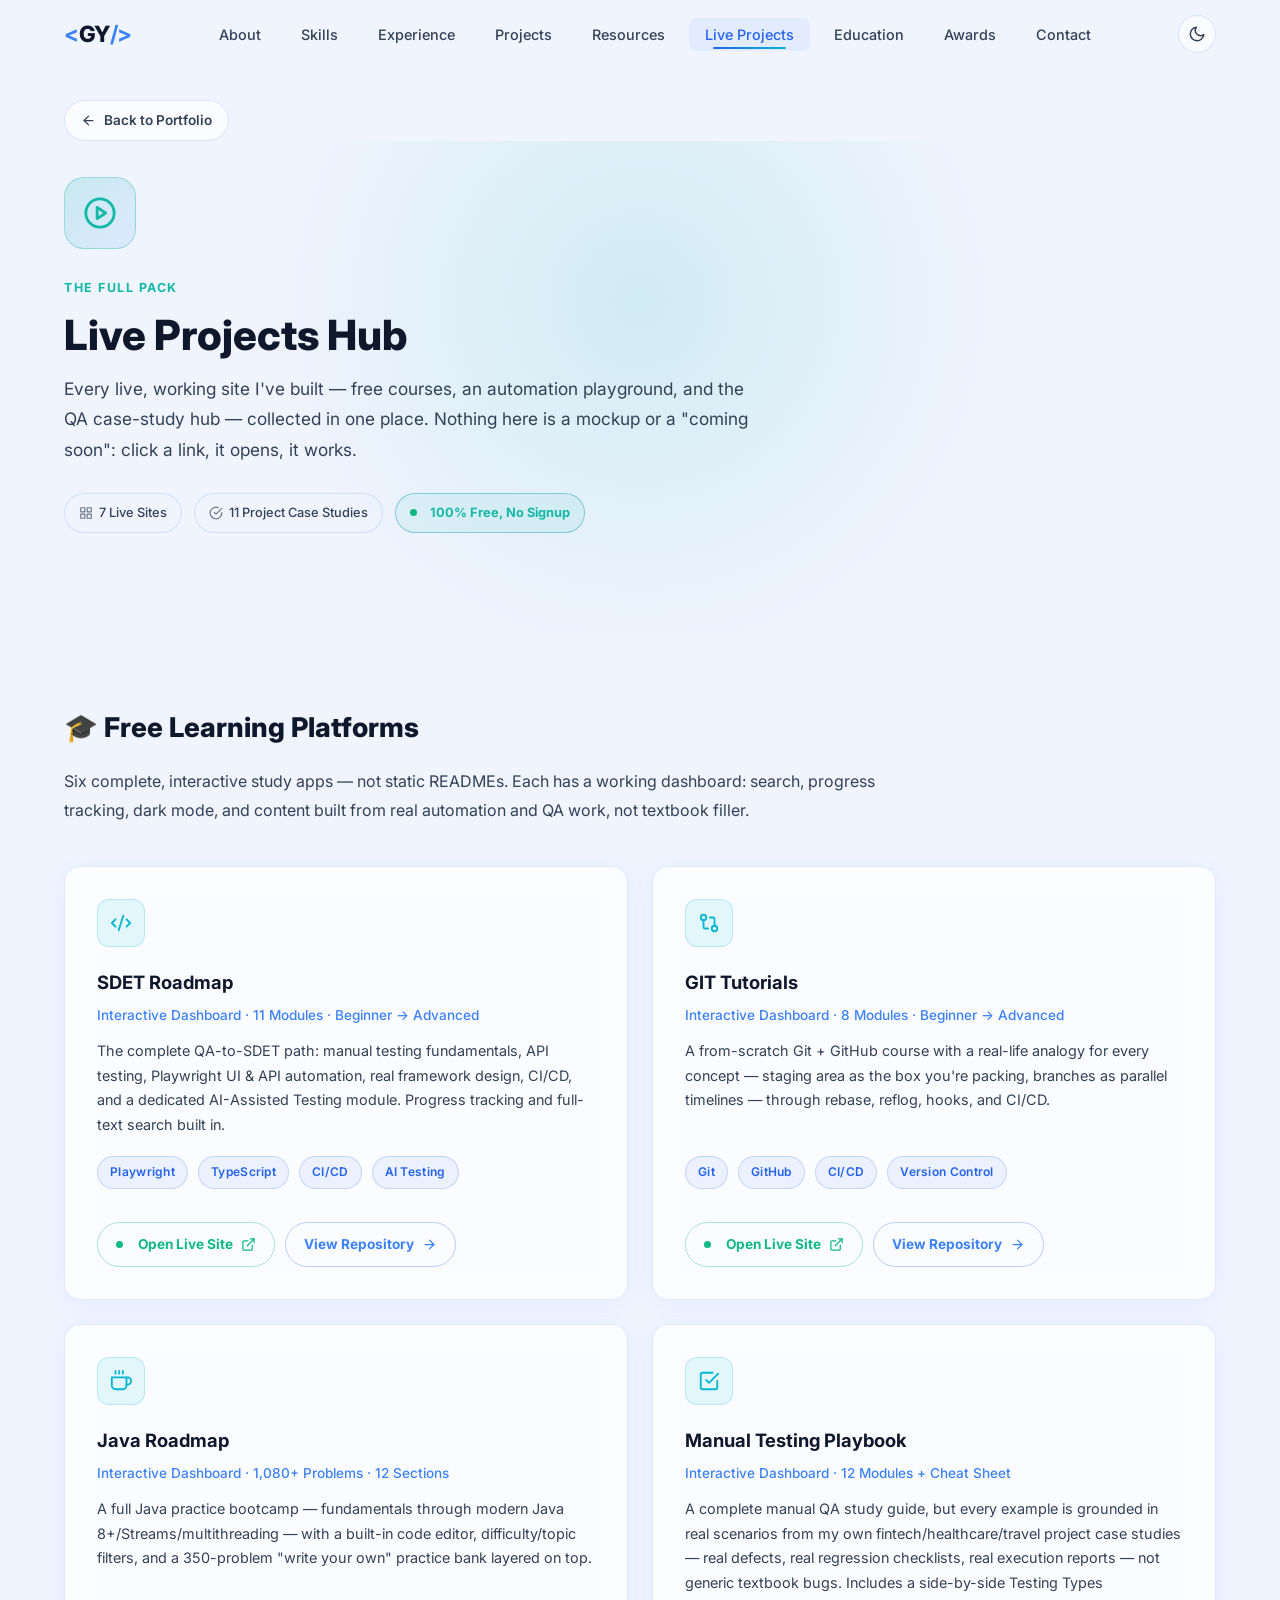
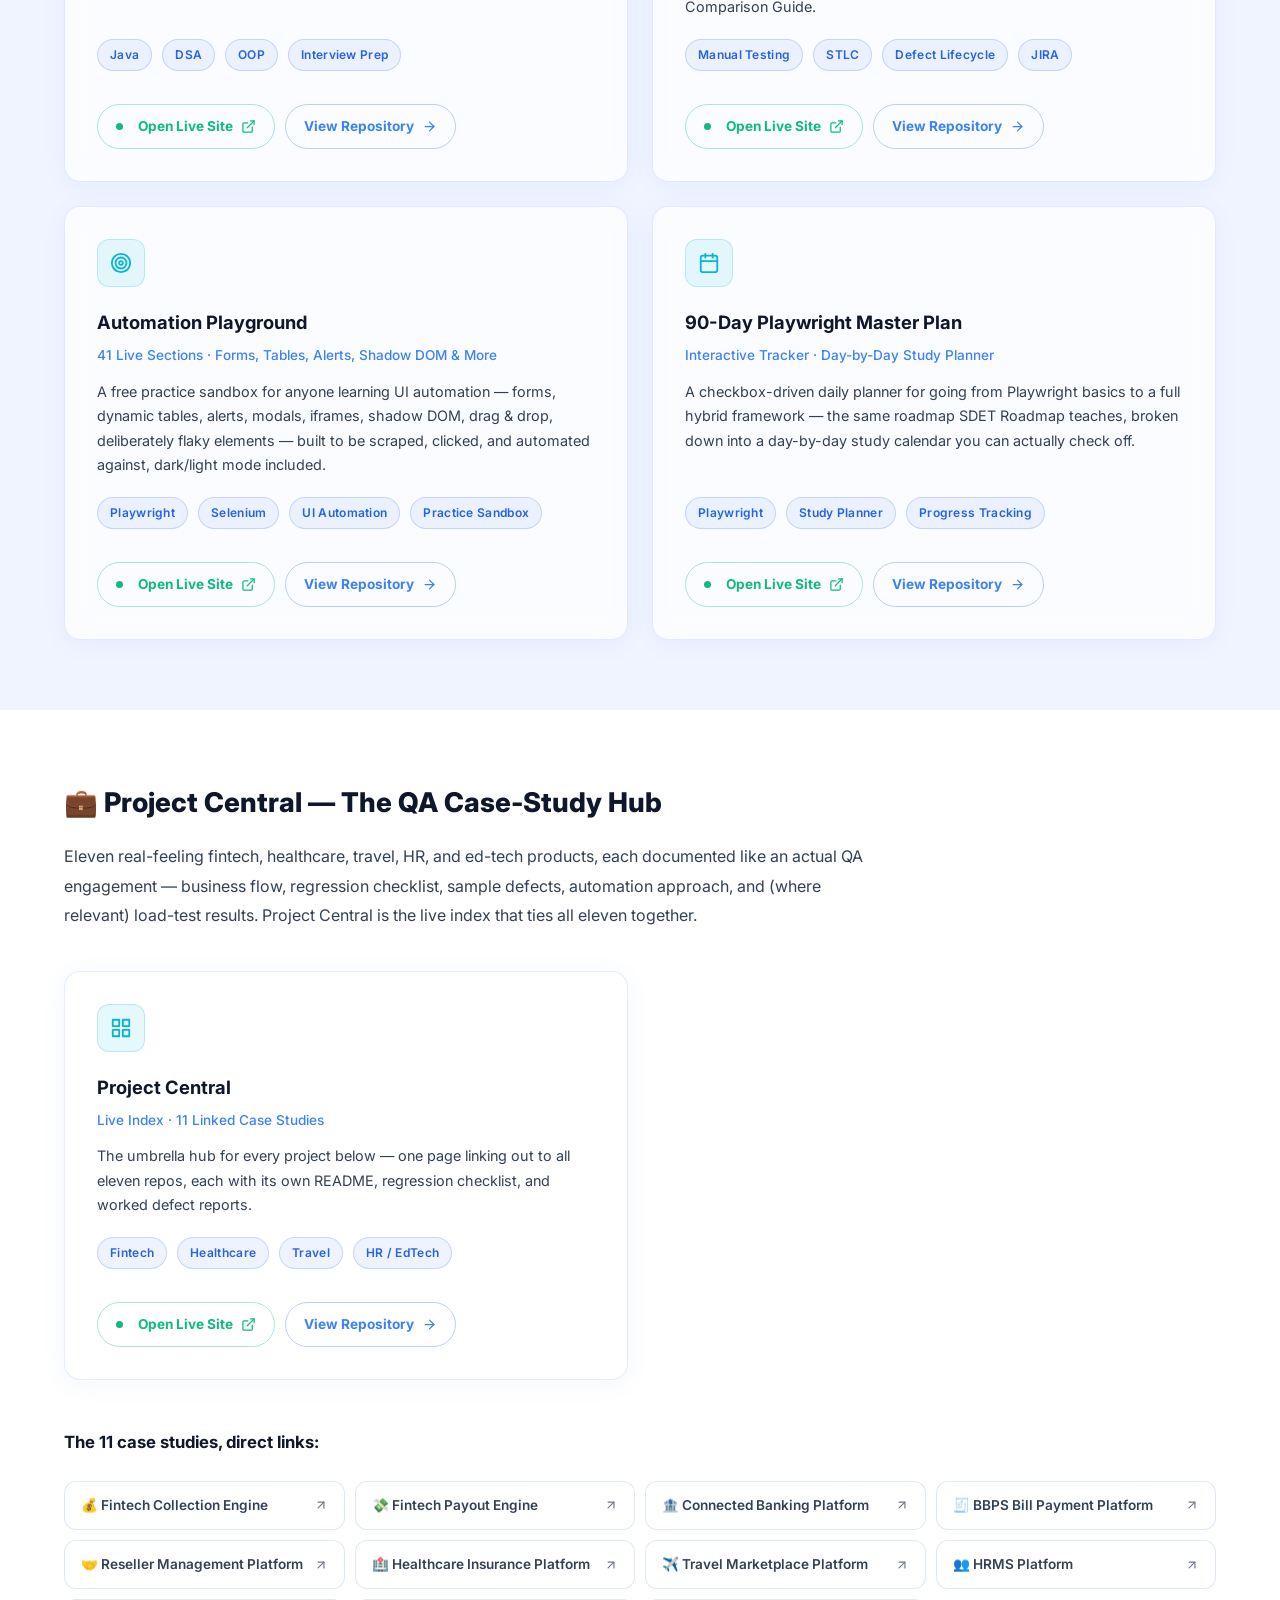
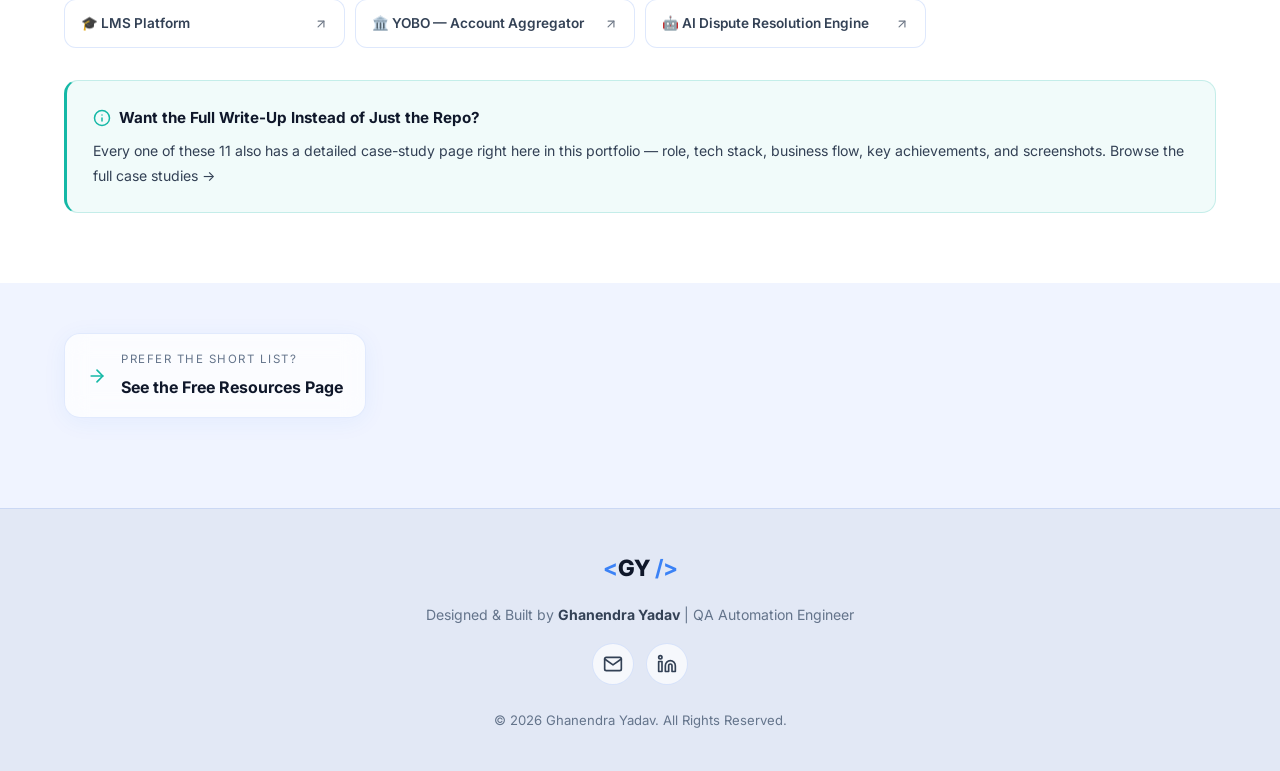
<file: live-projects/index.html>
<!DOCTYPE html>
<html lang="en">
<head>
  <meta charset="UTF-8">
  <meta name="viewport" content="width=device-width, initial-scale=1.0">
  <meta name="description" content="Every live, open-source project Ghanendra Yadav has built and shipped — learning platforms, an automation playground, and 11 QA project case studies — in one place.">
  <link rel="canonical" href="https://ghanendra-sdet.github.io/ghanendra-portfolio/live-projects/">
  <meta property="og:type" content="website">
  <meta property="og:site_name" content="Ghanendra Yadav — QA Automation Engineer">
  <meta property="og:title" content="Live Projects Hub | Ghanendra Yadav — QA Automation Engineer">
  <meta property="og:description" content="Every live, open-source project Ghanendra Yadav has built and shipped — learning platforms, an automation playground, and 11 QA project case studies — in one place.">
  <meta property="og:url" content="https://ghanendra-sdet.github.io/ghanendra-portfolio/live-projects/">
  <meta property="og:image" content="https://ghanendra-sdet.github.io/ghanendra-portfolio/assets/profile.jpg">
  <meta name="twitter:card" content="summary_large_image">
  <meta name="twitter:title" content="Live Projects Hub | Ghanendra Yadav — QA Automation Engineer">
  <meta name="twitter:description" content="Every live, open-source project Ghanendra Yadav has built and shipped — learning platforms, an automation playground, and 11 QA project case studies — in one place.">
  <meta name="twitter:image" content="https://ghanendra-sdet.github.io/ghanendra-portfolio/assets/profile.jpg">
  <meta name="keywords" content="QA Engineer, SDET, Live Demo, GitHub Pages, Test Automation, Playwright, Free Course, Open Source, Project Central">
  <meta name="author" content="Ghanendra Yadav">
  <title>Live Projects Hub | Ghanendra Yadav — QA Automation Engineer</title>
  <link rel="preconnect" href="https://fonts.googleapis.com">
  <link rel="preconnect" href="https://fonts.gstatic.com" crossorigin>
  <link href="https://fonts.googleapis.com/css2?family=Inter:wght@300;400;500;600;700;800;900&display=swap" rel="stylesheet" media="print" onload="this.media='all'">
  <noscript><link href="https://fonts.googleapis.com/css2?family=Inter:wght@300;400;500;600;700;800;900&display=swap" rel="stylesheet"></noscript>
  <link rel="stylesheet" href="../style.css?v=16">
  <style>
    .project-card-ctas { display: flex; flex-wrap: wrap; gap: 10px; margin-top: 18px; }
    .project-card-ctas .project-card-cta { margin-top: 0; }
    .project-card-cta-live {
      color: #10b981;
      border-color: rgba(16, 185, 129, 0.35);
    }
    .project-card-cta-live:hover,
    .project-card-cta-live:focus-visible {
      background: linear-gradient(135deg, #10b981, #14b8a6);
      color: #fff;
      border-color: transparent;
    }
    .live-pulse-dot {
      display: inline-block;
      width: 7px;
      height: 7px;
      border-radius: 50%;
      background: #10b981;
      margin-right: 7px;
      box-shadow: 0 0 0 rgba(16, 185, 129, 0.6);
      animation: live-pulse 2s infinite;
    }
    @keyframes live-pulse {
      0%   { box-shadow: 0 0 0 0 rgba(16, 185, 129, 0.55); }
      70%  { box-shadow: 0 0 0 8px rgba(16, 185, 129, 0); }
      100% { box-shadow: 0 0 0 0 rgba(16, 185, 129, 0); }
    }
    .case-study-chip-grid {
      display: grid;
      grid-template-columns: repeat(auto-fill, minmax(240px, 1fr));
      gap: 10px;
      margin-top: 24px;
    }
    .case-study-chip {
      display: flex;
      align-items: center;
      justify-content: space-between;
      gap: 10px;
      padding: 12px 16px;
      border-radius: 12px;
      border: 1px solid var(--glass-border);
      background: var(--glass-bg);
      color: var(--text-secondary);
      font-size: 0.85rem;
      font-weight: 600;
      transition: border-color var(--transition-smooth), color var(--transition-smooth), transform var(--transition-smooth);
    }
    .case-study-chip:hover {
      border-color: var(--domain-accent, var(--accent-blue));
      color: var(--text-primary);
      transform: translateY(-2px);
    }
    .case-study-chip svg { width: 14px; height: 14px; flex-shrink: 0; opacity: 0.7; }
  </style>
</head>
<body class="domain-automation">
  <script>
    (function() {
      const savedTheme = localStorage.getItem('theme');
      const systemPrefersLight = window.matchMedia('(prefers-color-scheme: light)').matches;
      if (savedTheme === 'light' || (!savedTheme && systemPrefersLight)) {
        document.body.classList.add('light-mode');
      }
    })();
  </script>

  <!-- ===== NAVIGATION ===== -->
  <nav id="navbar" class="navbar">
    <div class="nav-container">
      <a href="../index.html#hero" class="nav-logo">
        <span class="logo-bracket">&lt;</span>GY<span class="logo-bracket"> /&gt;</span>
      </a>
      <ul class="nav-links" id="nav-links">
        <li><a href="../index.html#about" class="nav-link">About</a></li>
        <li><a href="../index.html#skills" class="nav-link">Skills</a></li>
        <li><a href="../index.html#experience" class="nav-link">Experience</a></li>
        <li><a href="../index.html#projects" class="nav-link">Projects</a></li>
        <li><a href="../index.html#resources" class="nav-link">Resources</a></li>
        <li><a href="../live-projects/" class="nav-link active">Live Projects</a></li>
        <li><a href="../index.html#education" class="nav-link">Education</a></li>
        <li><a href="../index.html#awards" class="nav-link">Awards</a></li>
        <li><a href="../index.html#contact" class="nav-link">Contact</a></li>
      </ul>
      <div class="nav-actions">
        <button class="theme-toggle" id="theme-toggle" aria-label="Toggle light/dark mode" title="Toggle theme">
          <svg class="theme-icon sun-icon" width="18" height="18" viewBox="0 0 24 24" fill="none" stroke="currentColor" stroke-width="2" stroke-linecap="round" stroke-linejoin="round">
            <circle cx="12" cy="12" r="5"/><line x1="12" y1="1" x2="12" y2="3"/><line x1="12" y1="21" x2="12" y2="23"/><line x1="4.22" y1="4.22" x2="5.64" y2="5.64"/><line x1="18.36" y1="18.36" x2="19.78" y2="19.78"/><line x1="1" y1="12" x2="3" y2="12"/><line x1="21" y1="12" x2="23" y2="12"/><line x1="4.22" y1="19.78" x2="5.64" y2="18.36"/><line x1="18.36" y1="5.64" x2="19.78" y2="4.22"/>
          </svg>
          <svg class="theme-icon moon-icon" width="18" height="18" viewBox="0 0 24 24" fill="none" stroke="currentColor" stroke-width="2" stroke-linecap="round" stroke-linejoin="round">
            <path d="M21 12.79A9 9 0 1 1 11.21 3 7 7 0 0 0 21 12.79z"/>
          </svg>
        </button>
        <button class="nav-toggle" id="nav-toggle" aria-label="Toggle navigation">
          <span class="hamburger-line"></span><span class="hamburger-line"></span><span class="hamburger-line"></span>
        </button>
      </div>
    </div>
  </nav>

  <!-- ===== BACK LINK ===== -->
  <div class="detail-backlink-wrap">
    <div class="container">
      <a href="../index.html#projects" class="detail-backlink reveal">
        <svg width="16" height="16" viewBox="0 0 24 24" fill="none" stroke="currentColor" stroke-width="2" stroke-linecap="round" stroke-linejoin="round"><line x1="19" y1="12" x2="5" y2="12"/><polyline points="12 19 5 12 12 5"/></svg>
        Back to Portfolio
      </a>
    </div>
  </div>

  <!-- ===== HERO ===== -->
  <header class="project-detail-hero domain-automation">
    <div class="container">
      <div class="detail-hero-icon reveal">
        <svg class="icon-svg" viewBox="0 0 24 24" fill="none" stroke="currentColor" stroke-width="2" stroke-linecap="round" stroke-linejoin="round"><circle cx="12" cy="12" r="10"/><polygon points="10 8 16 12 10 16 10 8"/></svg>
      </div>
      <span class="detail-domain-label reveal">The Full Pack</span>
      <h1 class="detail-title reveal">Live Projects Hub</h1>
      <p class="detail-tagline reveal">Every live, working site I've built — free courses, an automation playground, and the QA case-study hub — collected in one place. Nothing here is a mockup or a "coming soon": click a link, it opens, it works.</p>
      <div class="detail-meta-row reveal">
        <span class="meta-chip">
          <svg viewBox="0 0 24 24" fill="none" stroke="currentColor" stroke-width="2" stroke-linecap="round" stroke-linejoin="round"><rect x="3" y="3" width="7" height="7"/><rect x="14" y="3" width="7" height="7"/><rect x="14" y="14" width="7" height="7"/><rect x="3" y="14" width="7" height="7"/></svg>
          7 Live Sites
        </span>
        <span class="meta-chip">
          <svg viewBox="0 0 24 24" fill="none" stroke="currentColor" stroke-width="2" stroke-linecap="round" stroke-linejoin="round"><path d="M22 11.08V12a10 10 0 1 1-5.93-9.14"/><polyline points="22 4 12 14.01 9 11.01"/></svg>
          11 Project Case Studies
        </span>
        <span class="meta-chip meta-chip-strong">
          <span class="live-pulse-dot"></span>
          100% Free, No Signup
        </span>
      </div>
    </div>
  </header>

  <!-- ===== LEARNING PLATFORMS ===== -->
  <section class="detail-section" id="learning-platforms">
    <div class="container">
      <h2 class="detail-section-heading reveal">🎓 Free Learning Platforms</h2>
      <p class="detail-lede reveal">Six complete, interactive study apps — not static READMEs. Each has a working dashboard: search, progress tracking, dark mode, and content built from real automation and QA work, not textbook filler.</p>

      <div class="projects-grid" style="margin-top: 32px;">

        <div class="project-card glass-card reveal">
          <div class="project-icon">
            <svg class="icon-svg" viewBox="0 0 24 24" fill="none" stroke="currentColor" stroke-width="2" stroke-linecap="round" stroke-linejoin="round"><path d="m18 16 4-4-4-4"/><path d="m6 8-4 4 4 4"/><path d="m14.5 4-5 16"/></svg>
          </div>
          <h3 class="project-name">SDET Roadmap</h3>
          <span class="project-client">Interactive Dashboard · 11 Modules · Beginner → Advanced</span>
          <p class="project-desc">The complete QA-to-SDET path: manual testing fundamentals, API testing, Playwright UI &amp; API automation, real framework design, CI/CD, and a dedicated AI-Assisted Testing module. Progress tracking and full-text search built in.</p>
          <div class="project-tags">
            <span class="tech-tag">Playwright</span>
            <span class="tech-tag">TypeScript</span>
            <span class="tech-tag">CI/CD</span>
            <span class="tech-tag">AI Testing</span>
          </div>
          <div class="project-card-ctas">
            <a href="https://ghanendra-sdet.github.io/sdet-roadmap/" target="_blank" rel="noopener noreferrer" class="project-card-cta project-card-cta-live">
              <span class="live-pulse-dot"></span>Open Live Site
              <svg viewBox="0 0 24 24" fill="none" stroke="currentColor" stroke-width="2" stroke-linecap="round" stroke-linejoin="round"><path d="M18 13v6a2 2 0 0 1-2 2H5a2 2 0 0 1-2-2V8a2 2 0 0 1 2-2h6"/><polyline points="15 3 21 3 21 9"/><line x1="10" y1="14" x2="21" y2="3"/></svg>
            </a>
            <a href="https://github.com/ghanendra-sdet/sdet-roadmap" target="_blank" rel="noopener noreferrer" class="project-card-cta">
              View Repository
              <svg viewBox="0 0 24 24" fill="none" stroke="currentColor" stroke-width="2" stroke-linecap="round" stroke-linejoin="round"><line x1="5" y1="12" x2="19" y2="12"/><polyline points="12 5 19 12 12 19"/></svg>
            </a>
          </div>
        </div>

        <div class="project-card glass-card reveal">
          <div class="project-icon">
            <svg class="icon-svg" viewBox="0 0 24 24" fill="none" stroke="currentColor" stroke-width="2" stroke-linecap="round" stroke-linejoin="round"><circle cx="18" cy="18" r="3"/><circle cx="6" cy="6" r="3"/><path d="M13 6h3a2 2 0 0 1 2 2v7"/><path d="M11 18H8a2 2 0 0 1-2-2V9"/></svg>
          </div>
          <h3 class="project-name">GIT Tutorials</h3>
          <span class="project-client">Interactive Dashboard · 8 Modules · Beginner → Advanced</span>
          <p class="project-desc">A from-scratch Git + GitHub course with a real-life analogy for every concept — staging area as the box you're packing, branches as parallel timelines — through rebase, reflog, hooks, and CI/CD.</p>
          <div class="project-tags">
            <span class="tech-tag">Git</span>
            <span class="tech-tag">GitHub</span>
            <span class="tech-tag">CI/CD</span>
            <span class="tech-tag">Version Control</span>
          </div>
          <div class="project-card-ctas">
            <a href="https://ghanendra-sdet.github.io/git-tutorials/" target="_blank" rel="noopener noreferrer" class="project-card-cta project-card-cta-live">
              <span class="live-pulse-dot"></span>Open Live Site
              <svg viewBox="0 0 24 24" fill="none" stroke="currentColor" stroke-width="2" stroke-linecap="round" stroke-linejoin="round"><path d="M18 13v6a2 2 0 0 1-2 2H5a2 2 0 0 1-2-2V8a2 2 0 0 1 2-2h6"/><polyline points="15 3 21 3 21 9"/><line x1="10" y1="14" x2="21" y2="3"/></svg>
            </a>
            <a href="https://github.com/ghanendra-sdet/git-tutorials" target="_blank" rel="noopener noreferrer" class="project-card-cta">
              View Repository
              <svg viewBox="0 0 24 24" fill="none" stroke="currentColor" stroke-width="2" stroke-linecap="round" stroke-linejoin="round"><line x1="5" y1="12" x2="19" y2="12"/><polyline points="12 5 19 12 12 19"/></svg>
            </a>
          </div>
        </div>

        <div class="project-card glass-card reveal">
          <div class="project-icon">
            <svg class="icon-svg" viewBox="0 0 24 24" fill="none" stroke="currentColor" stroke-width="2" stroke-linecap="round" stroke-linejoin="round"><path d="M18 8h1a4 4 0 0 1 0 8h-1"/><path d="M2 8h16v9a4 4 0 0 1-4 4H6a4 4 0 0 1-4-4Z"/><line x1="6" y1="1" x2="6" y2="4"/><line x1="10" y1="1" x2="10" y2="4"/><line x1="14" y1="1" x2="14" y2="4"/></svg>
          </div>
          <h3 class="project-name">Java Roadmap</h3>
          <span class="project-client">Interactive Dashboard · 1,080+ Problems · 12 Sections</span>
          <p class="project-desc">A full Java practice bootcamp — fundamentals through modern Java 8+/Streams/multithreading — with a built-in code editor, difficulty/topic filters, and a 350-problem "write your own" practice bank layered on top.</p>
          <div class="project-tags">
            <span class="tech-tag">Java</span>
            <span class="tech-tag">DSA</span>
            <span class="tech-tag">OOP</span>
            <span class="tech-tag">Interview Prep</span>
          </div>
          <div class="project-card-ctas">
            <a href="https://ghanendra-sdet.github.io/java-roadmap/" target="_blank" rel="noopener noreferrer" class="project-card-cta project-card-cta-live">
              <span class="live-pulse-dot"></span>Open Live Site
              <svg viewBox="0 0 24 24" fill="none" stroke="currentColor" stroke-width="2" stroke-linecap="round" stroke-linejoin="round"><path d="M18 13v6a2 2 0 0 1-2 2H5a2 2 0 0 1-2-2V8a2 2 0 0 1 2-2h6"/><polyline points="15 3 21 3 21 9"/><line x1="10" y1="14" x2="21" y2="3"/></svg>
            </a>
            <a href="https://github.com/ghanendra-sdet/java-roadmap" target="_blank" rel="noopener noreferrer" class="project-card-cta">
              View Repository
              <svg viewBox="0 0 24 24" fill="none" stroke="currentColor" stroke-width="2" stroke-linecap="round" stroke-linejoin="round"><line x1="5" y1="12" x2="19" y2="12"/><polyline points="12 5 19 12 12 19"/></svg>
            </a>
          </div>
        </div>

        <div class="project-card glass-card reveal">
          <div class="project-icon">
            <svg class="icon-svg" viewBox="0 0 24 24" fill="none" stroke="currentColor" stroke-width="2" stroke-linecap="round" stroke-linejoin="round"><path d="M9 11l3 3L22 4"/><path d="M21 12v7a2 2 0 0 1-2 2H5a2 2 0 0 1-2-2V5a2 2 0 0 1 2-2h11"/></svg>
          </div>
          <h3 class="project-name">Manual Testing Playbook</h3>
          <span class="project-client">Interactive Dashboard · 12 Modules + Cheat Sheet</span>
          <p class="project-desc">A complete manual QA study guide, but every example is grounded in real scenarios from my own fintech/healthcare/travel project case studies — real defects, real regression checklists, real execution reports — not generic textbook bugs. Includes a side-by-side Testing Types Comparison Guide.</p>
          <div class="project-tags">
            <span class="tech-tag">Manual Testing</span>
            <span class="tech-tag">STLC</span>
            <span class="tech-tag">Defect Lifecycle</span>
            <span class="tech-tag">JIRA</span>
          </div>
          <div class="project-card-ctas">
            <a href="https://ghanendra-sdet.github.io/manual-testing-playbook/" target="_blank" rel="noopener noreferrer" class="project-card-cta project-card-cta-live">
              <span class="live-pulse-dot"></span>Open Live Site
              <svg viewBox="0 0 24 24" fill="none" stroke="currentColor" stroke-width="2" stroke-linecap="round" stroke-linejoin="round"><path d="M18 13v6a2 2 0 0 1-2 2H5a2 2 0 0 1-2-2V8a2 2 0 0 1 2-2h6"/><polyline points="15 3 21 3 21 9"/><line x1="10" y1="14" x2="21" y2="3"/></svg>
            </a>
            <a href="https://github.com/ghanendra-sdet/manual-testing-playbook" target="_blank" rel="noopener noreferrer" class="project-card-cta">
              View Repository
              <svg viewBox="0 0 24 24" fill="none" stroke="currentColor" stroke-width="2" stroke-linecap="round" stroke-linejoin="round"><line x1="5" y1="12" x2="19" y2="12"/><polyline points="12 5 19 12 12 19"/></svg>
            </a>
          </div>
        </div>

        <div class="project-card glass-card reveal">
          <div class="project-icon">
            <svg class="icon-svg" viewBox="0 0 24 24" fill="none" stroke="currentColor" stroke-width="2" stroke-linecap="round" stroke-linejoin="round"><circle cx="12" cy="12" r="10"/><circle cx="12" cy="12" r="6"/><circle cx="12" cy="12" r="2"/></svg>
          </div>
          <h3 class="project-name">Automation Playground</h3>
          <span class="project-client">41 Live Sections · Forms, Tables, Alerts, Shadow DOM &amp; More</span>
          <p class="project-desc">A free practice sandbox for anyone learning UI automation — forms, dynamic tables, alerts, modals, iframes, shadow DOM, drag &amp; drop, deliberately flaky elements — built to be scraped, clicked, and automated against, dark/light mode included.</p>
          <div class="project-tags">
            <span class="tech-tag">Playwright</span>
            <span class="tech-tag">Selenium</span>
            <span class="tech-tag">UI Automation</span>
            <span class="tech-tag">Practice Sandbox</span>
          </div>
          <div class="project-card-ctas">
            <a href="https://ghanendra-sdet.github.io/automation-playground/" target="_blank" rel="noopener noreferrer" class="project-card-cta project-card-cta-live">
              <span class="live-pulse-dot"></span>Open Live Site
              <svg viewBox="0 0 24 24" fill="none" stroke="currentColor" stroke-width="2" stroke-linecap="round" stroke-linejoin="round"><path d="M18 13v6a2 2 0 0 1-2 2H5a2 2 0 0 1-2-2V8a2 2 0 0 1 2-2h6"/><polyline points="15 3 21 3 21 9"/><line x1="10" y1="14" x2="21" y2="3"/></svg>
            </a>
            <a href="https://github.com/ghanendra-sdet/automation-playground" target="_blank" rel="noopener noreferrer" class="project-card-cta">
              View Repository
              <svg viewBox="0 0 24 24" fill="none" stroke="currentColor" stroke-width="2" stroke-linecap="round" stroke-linejoin="round"><line x1="5" y1="12" x2="19" y2="12"/><polyline points="12 5 19 12 12 19"/></svg>
            </a>
          </div>
        </div>

        <div class="project-card glass-card reveal">
          <div class="project-icon">
            <svg class="icon-svg" viewBox="0 0 24 24" fill="none" stroke="currentColor" stroke-width="2" stroke-linecap="round" stroke-linejoin="round"><rect x="3" y="4" width="18" height="18" rx="2" ry="2"/><line x1="16" y1="2" x2="16" y2="6"/><line x1="8" y1="2" x2="8" y2="6"/><line x1="3" y1="10" x2="21" y2="10"/></svg>
          </div>
          <h3 class="project-name">90-Day Playwright Master Plan</h3>
          <span class="project-client">Interactive Tracker · Day-by-Day Study Planner</span>
          <p class="project-desc">A checkbox-driven daily planner for going from Playwright basics to a full hybrid framework — the same roadmap SDET Roadmap teaches, broken down into a day-by-day study calendar you can actually check off.</p>
          <div class="project-tags">
            <span class="tech-tag">Playwright</span>
            <span class="tech-tag">Study Planner</span>
            <span class="tech-tag">Progress Tracking</span>
          </div>
          <div class="project-card-ctas">
            <a href="https://ghanendra-sdet.github.io/playwright-mastery-tracker/" target="_blank" rel="noopener noreferrer" class="project-card-cta project-card-cta-live">
              <span class="live-pulse-dot"></span>Open Live Site
              <svg viewBox="0 0 24 24" fill="none" stroke="currentColor" stroke-width="2" stroke-linecap="round" stroke-linejoin="round"><path d="M18 13v6a2 2 0 0 1-2 2H5a2 2 0 0 1-2-2V8a2 2 0 0 1 2-2h6"/><polyline points="15 3 21 3 21 9"/><line x1="10" y1="14" x2="21" y2="3"/></svg>
            </a>
            <a href="https://github.com/ghanendra-sdet/playwright-mastery-tracker" target="_blank" rel="noopener noreferrer" class="project-card-cta">
              View Repository
              <svg viewBox="0 0 24 24" fill="none" stroke="currentColor" stroke-width="2" stroke-linecap="round" stroke-linejoin="round"><line x1="5" y1="12" x2="19" y2="12"/><polyline points="12 5 19 12 12 19"/></svg>
            </a>
          </div>
        </div>

      </div>
    </div>
  </section>

  <!-- ===== PROJECT CENTRAL / CASE STUDIES ===== -->
  <section class="detail-section alt-bg" id="project-central">
    <div class="container">
      <h2 class="detail-section-heading reveal">💼 Project Central — The QA Case-Study Hub</h2>
      <p class="detail-lede reveal">Eleven real-feeling fintech, healthcare, travel, HR, and ed-tech products, each documented like an actual QA engagement — business flow, regression checklist, sample defects, automation approach, and (where relevant) load-test results. Project Central is the live index that ties all eleven together.</p>

      <div class="projects-grid" style="margin-top: 32px;">
        <div class="project-card glass-card reveal">
          <div class="project-icon">
            <svg class="icon-svg" viewBox="0 0 24 24" fill="none" stroke="currentColor" stroke-width="2" stroke-linecap="round" stroke-linejoin="round"><rect x="3" y="3" width="7" height="7"/><rect x="14" y="3" width="7" height="7"/><rect x="14" y="14" width="7" height="7"/><rect x="3" y="14" width="7" height="7"/></svg>
          </div>
          <h3 class="project-name">Project Central</h3>
          <span class="project-client">Live Index · 11 Linked Case Studies</span>
          <p class="project-desc">The umbrella hub for every project below — one page linking out to all eleven repos, each with its own README, regression checklist, and worked defect reports.</p>
          <div class="project-tags">
            <span class="tech-tag">Fintech</span>
            <span class="tech-tag">Healthcare</span>
            <span class="tech-tag">Travel</span>
            <span class="tech-tag">HR / EdTech</span>
          </div>
          <div class="project-card-ctas">
            <a href="https://ghanendra-sdet.github.io/project-central/" target="_blank" rel="noopener noreferrer" class="project-card-cta project-card-cta-live">
              <span class="live-pulse-dot"></span>Open Live Site
              <svg viewBox="0 0 24 24" fill="none" stroke="currentColor" stroke-width="2" stroke-linecap="round" stroke-linejoin="round"><path d="M18 13v6a2 2 0 0 1-2 2H5a2 2 0 0 1-2-2V8a2 2 0 0 1 2-2h6"/><polyline points="15 3 21 3 21 9"/><line x1="10" y1="14" x2="21" y2="3"/></svg>
            </a>
            <a href="https://github.com/ghanendra-sdet/project-central" target="_blank" rel="noopener noreferrer" class="project-card-cta">
              View Repository
              <svg viewBox="0 0 24 24" fill="none" stroke="currentColor" stroke-width="2" stroke-linecap="round" stroke-linejoin="round"><line x1="5" y1="12" x2="19" y2="12"/><polyline points="12 5 19 12 12 19"/></svg>
            </a>
          </div>
        </div>
      </div>

      <h3 style="margin-top: 48px; font-size: 1.05rem; font-weight: 700; color: var(--text-primary);" class="reveal">The 11 case studies, direct links:</h3>
      <div class="case-study-chip-grid">
        <a href="https://github.com/ghanendra-sdet/fintech-collection-engine" target="_blank" rel="noopener noreferrer" class="case-study-chip reveal">
          💰 Fintech Collection Engine
          <svg viewBox="0 0 24 24" fill="none" stroke="currentColor" stroke-width="2" stroke-linecap="round" stroke-linejoin="round"><line x1="7" y1="17" x2="17" y2="7"/><polyline points="7 7 17 7 17 17"/></svg>
        </a>
        <a href="https://github.com/ghanendra-sdet/fintech-payout-engine" target="_blank" rel="noopener noreferrer" class="case-study-chip reveal">
          💸 Fintech Payout Engine
          <svg viewBox="0 0 24 24" fill="none" stroke="currentColor" stroke-width="2" stroke-linecap="round" stroke-linejoin="round"><line x1="7" y1="17" x2="17" y2="7"/><polyline points="7 7 17 7 17 17"/></svg>
        </a>
        <a href="https://github.com/ghanendra-sdet/fintech-connected-banking-platform" target="_blank" rel="noopener noreferrer" class="case-study-chip reveal">
          🏦 Connected Banking Platform
          <svg viewBox="0 0 24 24" fill="none" stroke="currentColor" stroke-width="2" stroke-linecap="round" stroke-linejoin="round"><line x1="7" y1="17" x2="17" y2="7"/><polyline points="7 7 17 7 17 17"/></svg>
        </a>
        <a href="https://github.com/ghanendra-sdet/bbps-bill-payment-platform" target="_blank" rel="noopener noreferrer" class="case-study-chip reveal">
          🧾 BBPS Bill Payment Platform
          <svg viewBox="0 0 24 24" fill="none" stroke="currentColor" stroke-width="2" stroke-linecap="round" stroke-linejoin="round"><line x1="7" y1="17" x2="17" y2="7"/><polyline points="7 7 17 7 17 17"/></svg>
        </a>
        <a href="https://github.com/ghanendra-sdet/reseller-management-platform" target="_blank" rel="noopener noreferrer" class="case-study-chip reveal">
          🤝 Reseller Management Platform
          <svg viewBox="0 0 24 24" fill="none" stroke="currentColor" stroke-width="2" stroke-linecap="round" stroke-linejoin="round"><line x1="7" y1="17" x2="17" y2="7"/><polyline points="7 7 17 7 17 17"/></svg>
        </a>
        <a href="https://github.com/ghanendra-sdet/healthcare-insurance-platform" target="_blank" rel="noopener noreferrer" class="case-study-chip reveal">
          🏥 Healthcare Insurance Platform
          <svg viewBox="0 0 24 24" fill="none" stroke="currentColor" stroke-width="2" stroke-linecap="round" stroke-linejoin="round"><line x1="7" y1="17" x2="17" y2="7"/><polyline points="7 7 17 7 17 17"/></svg>
        </a>
        <a href="https://github.com/ghanendra-sdet/travel-marketplace-platform" target="_blank" rel="noopener noreferrer" class="case-study-chip reveal">
          ✈️ Travel Marketplace Platform
          <svg viewBox="0 0 24 24" fill="none" stroke="currentColor" stroke-width="2" stroke-linecap="round" stroke-linejoin="round"><line x1="7" y1="17" x2="17" y2="7"/><polyline points="7 7 17 7 17 17"/></svg>
        </a>
        <a href="https://github.com/ghanendra-sdet/hrms-platform" target="_blank" rel="noopener noreferrer" class="case-study-chip reveal">
          👥 HRMS Platform
          <svg viewBox="0 0 24 24" fill="none" stroke="currentColor" stroke-width="2" stroke-linecap="round" stroke-linejoin="round"><line x1="7" y1="17" x2="17" y2="7"/><polyline points="7 7 17 7 17 17"/></svg>
        </a>
        <a href="https://github.com/ghanendra-sdet/lms-platform" target="_blank" rel="noopener noreferrer" class="case-study-chip reveal">
          🎓 LMS Platform
          <svg viewBox="0 0 24 24" fill="none" stroke="currentColor" stroke-width="2" stroke-linecap="round" stroke-linejoin="round"><line x1="7" y1="17" x2="17" y2="7"/><polyline points="7 7 17 7 17 17"/></svg>
        </a>
        <a href="https://github.com/ghanendra-sdet/yobo" target="_blank" rel="noopener noreferrer" class="case-study-chip reveal">
          🏛️ YOBO — Account Aggregator
          <svg viewBox="0 0 24 24" fill="none" stroke="currentColor" stroke-width="2" stroke-linecap="round" stroke-linejoin="round"><line x1="7" y1="17" x2="17" y2="7"/><polyline points="7 7 17 7 17 17"/></svg>
        </a>
        <a href="https://github.com/ghanendra-sdet/ai-dispute-resolution-engine" target="_blank" rel="noopener noreferrer" class="case-study-chip reveal">
          🤖 AI Dispute Resolution Engine
          <svg viewBox="0 0 24 24" fill="none" stroke="currentColor" stroke-width="2" stroke-linecap="round" stroke-linejoin="round"><line x1="7" y1="17" x2="17" y2="7"/><polyline points="7 7 17 7 17 17"/></svg>
        </a>
      </div>

      <div class="risk-callout" style="margin-top: 32px;">
        <h5>
          <svg viewBox="0 0 24 24" fill="none" stroke="currentColor" stroke-width="2" stroke-linecap="round" stroke-linejoin="round"><circle cx="12" cy="12" r="10"/><line x1="12" y1="16" x2="12" y2="12"/><line x1="12" y1="8" x2="12.01" y2="8"/></svg>
          Want the Full Write-Up Instead of Just the Repo?
        </h5>
        <p>Every one of these 11 also has a detailed case-study page right here in this portfolio — role, tech stack, business flow, key achievements, and screenshots. <a href="../index.html#projects">Browse the full case studies →</a></p>
      </div>
    </div>
  </section>

  <!-- ===== FOOTER CTA ===== -->
  <section class="detail-section" style="padding-top: 0;">
    <div class="container">
      <div class="detail-footer-cta">
        <a href="../resources/" class="next-project-link glass-card">
          <svg viewBox="0 0 24 24" fill="none" stroke="currentColor" stroke-width="2" stroke-linecap="round" stroke-linejoin="round"><line x1="5" y1="12" x2="19" y2="12"/><polyline points="12 5 19 12 12 19"/></svg>
          <span>
            <span class="next-project-label">Prefer the short list?</span>
            <span class="next-project-name">See the Free Resources Page</span>
          </span>
        </a>
      </div>
    </div>
  </section>

  <!-- ===== FOOTER ===== -->
  <footer class="footer">
    <div class="container">
      <div class="footer-content">
        <div class="footer-logo">
          <span class="logo-bracket">&lt;</span>GY<span class="logo-bracket"> /&gt;</span>
        </div>
        <p class="footer-text">Designed &amp; Built by <strong>Ghanendra Yadav</strong> | QA Automation Engineer</p>
        <div class="footer-socials">
          <a href="mailto:ghanendrablr@gmail.com" class="footer-social" aria-label="Email">
            <svg width="20" height="20" viewBox="0 0 24 24" fill="none" stroke="currentColor" stroke-width="2" stroke-linecap="round" stroke-linejoin="round"><path d="M4 4h16c1.1 0 2 .9 2 2v12c0 1.1-.9 2-2 2H4c-1.1 0-2-.9-2-2V6c0-1.1.9-2 2-2z"/><polyline points="22,6 12,13 2,6"/></svg>
          </a>
          <a href="https://linkedin.com/in/ghanendra-yadav" target="_blank" rel="noopener noreferrer" class="footer-social" aria-label="LinkedIn">
            <svg width="20" height="20" viewBox="0 0 24 24" fill="none" stroke="currentColor" stroke-width="2" stroke-linecap="round" stroke-linejoin="round"><path d="M16 8a6 6 0 0 1 6 6v7h-4v-7a2 2 0 0 0-2-2 2 2 0 0 0-2 2v7h-4v-7a6 6 0 0 1 6-6z"/><rect x="2" y="9" width="4" height="12"/><circle cx="4" cy="4" r="2"/></svg>
          </a>
        </div>
        <p class="footer-copyright">&copy; 2026 Ghanendra Yadav. All Rights Reserved.</p>
      </div>
    </div>
  </footer>

  <button id="back-to-top" class="back-to-top" aria-label="Back to top">
    <svg width="24" height="24" viewBox="0 0 24 24" fill="none" stroke="currentColor" stroke-width="2" stroke-linecap="round" stroke-linejoin="round"><polyline points="18 15 12 9 6 15"/></svg>
  </button>

  <script src="../script.js?v=2"></script>
</body>
</html>
</file>
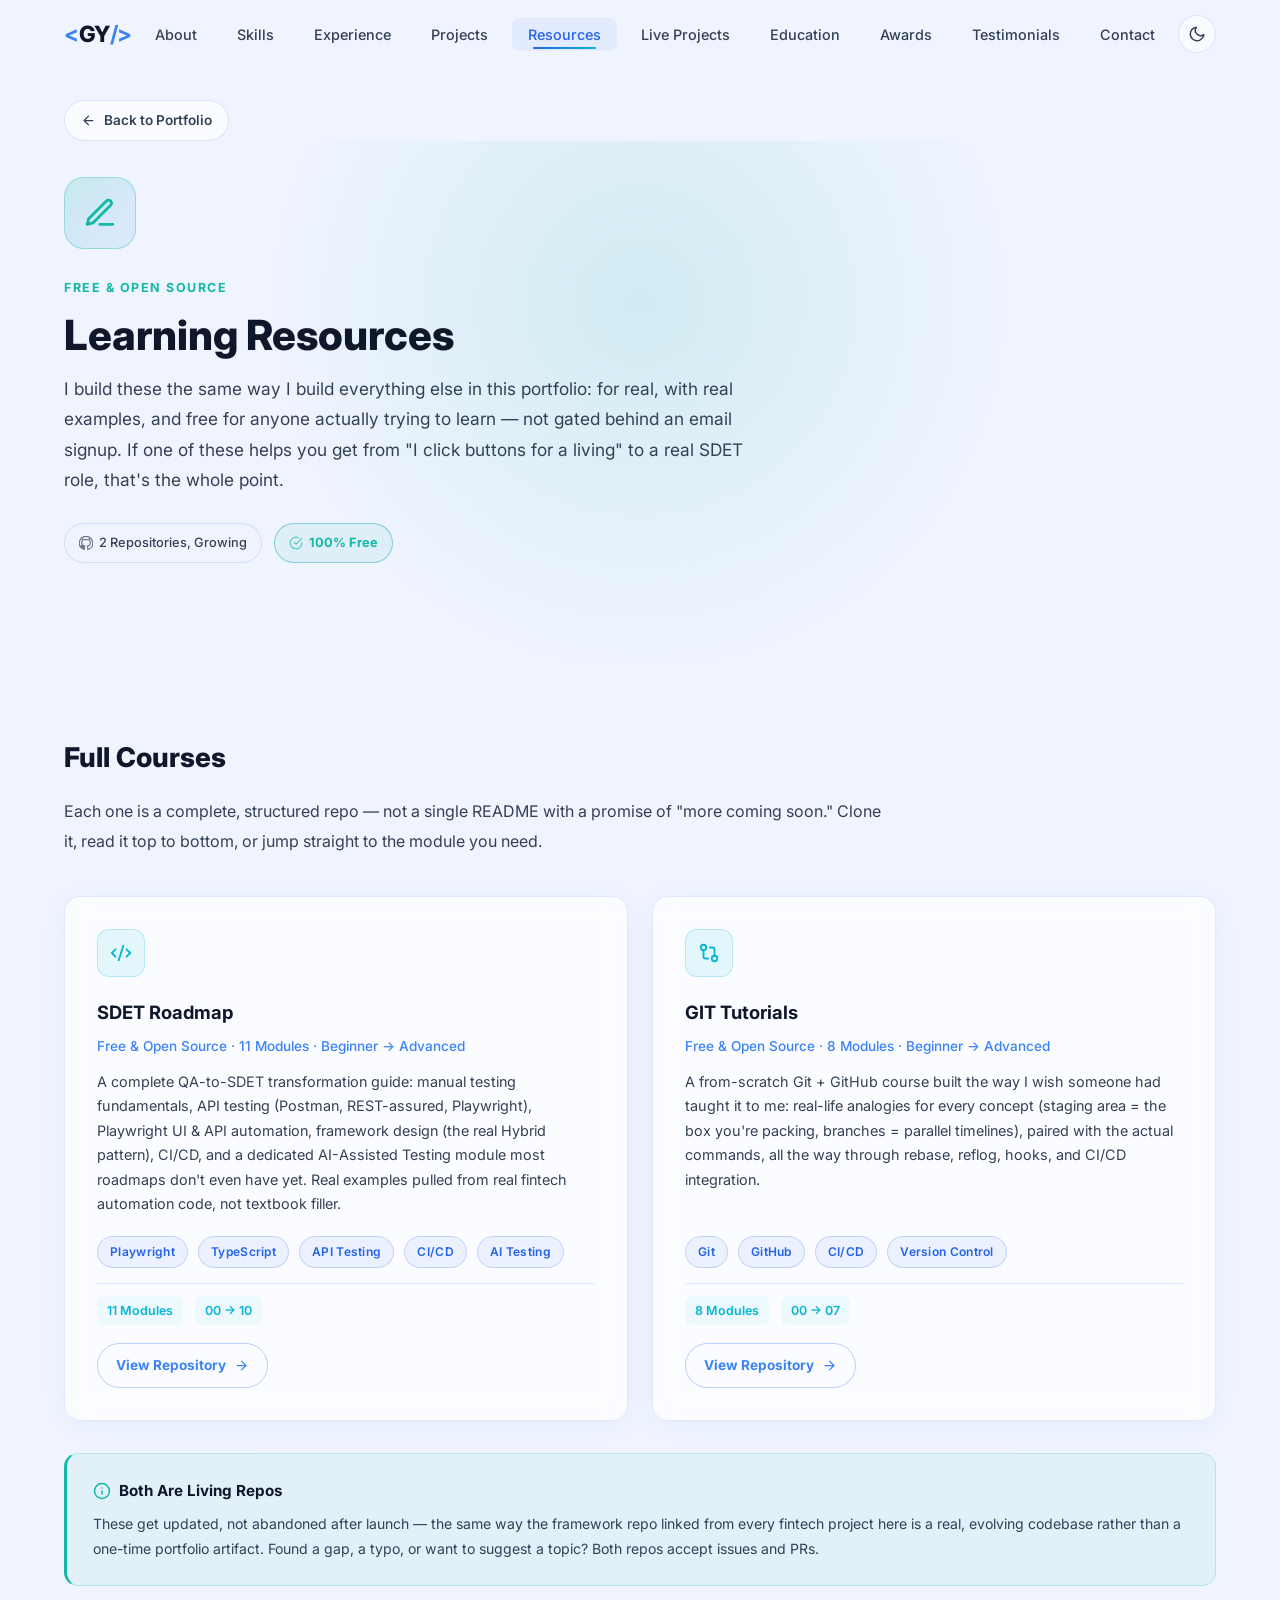
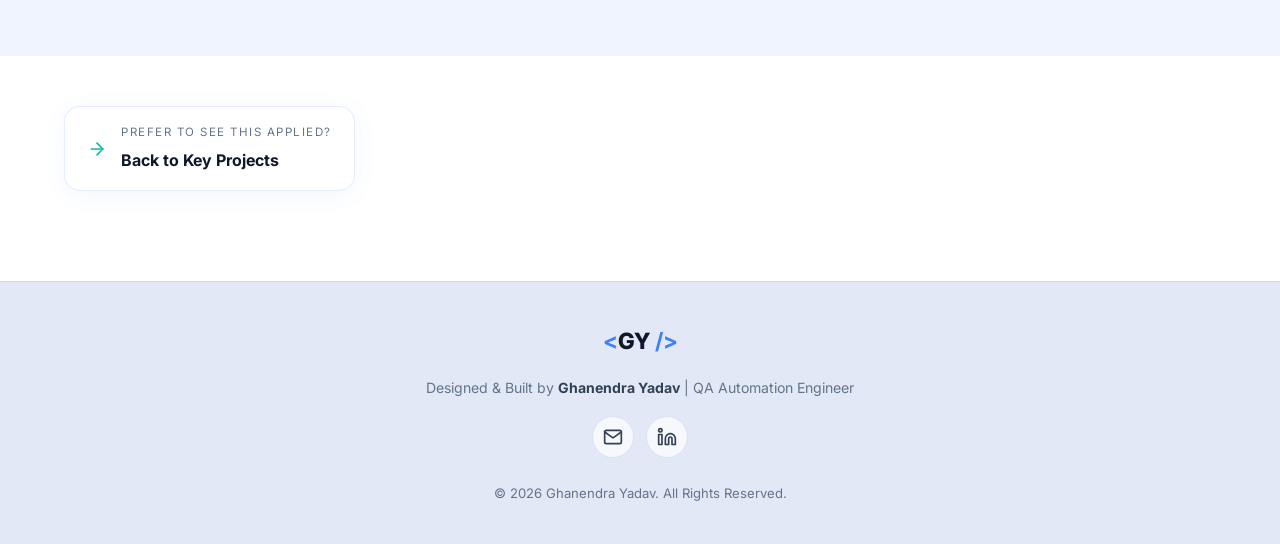
<file: resources/index.html>
<!DOCTYPE html>
<html lang="en">
<head>
  <meta charset="UTF-8">
  <meta name="viewport" content="width=device-width, initial-scale=1.0">
  <meta name="description" content="Free, open-source QA and Git learning resources by Ghanendra Yadav — a full QA-to-SDET roadmap and a from-scratch Git + GitHub course, both beginner to advanced.">
  <link rel="canonical" href="https://ghanendra-sdet.github.io/ghanendra-portfolio/resources/">
  <meta property="og:type" content="website">
  <meta property="og:site_name" content="Ghanendra Yadav — QA Automation Engineer">
  <meta property="og:title" content="Free Resources | Ghanendra Yadav — QA Automation Engineer">
  <meta property="og:description" content="Free, open-source QA and Git learning resources by Ghanendra Yadav — a full QA-to-SDET roadmap and a from-scratch Git + GitHub course, both beginner to advanced.">
  <meta property="og:url" content="https://ghanendra-sdet.github.io/ghanendra-portfolio/resources/">
  <meta property="og:image" content="https://ghanendra-sdet.github.io/ghanendra-portfolio/assets/profile.jpg">
  <meta name="twitter:card" content="summary_large_image">
  <meta name="twitter:title" content="Free Resources | Ghanendra Yadav — QA Automation Engineer">
  <meta name="twitter:description" content="Free, open-source QA and Git learning resources by Ghanendra Yadav — a full QA-to-SDET roadmap and a from-scratch Git + GitHub course, both beginner to advanced.">
  <meta name="twitter:image" content="https://ghanendra-sdet.github.io/ghanendra-portfolio/assets/profile.jpg">
  <meta name="keywords" content="QA Engineer, SDET, Git Tutorial, Test Automation, Playwright, Free Course, Open Source">
  <meta name="author" content="Ghanendra Yadav">
  <title>Free Resources | Ghanendra Yadav — QA Automation Engineer</title>
  <link rel="preconnect" href="https://fonts.googleapis.com">
  <link rel="preconnect" href="https://fonts.gstatic.com" crossorigin>
  <link href="https://fonts.googleapis.com/css2?family=Inter:wght@300;400;500;600;700;800;900&display=swap" rel="stylesheet" media="print" onload="this.media='all'">
  <noscript><link href="https://fonts.googleapis.com/css2?family=Inter:wght@300;400;500;600;700;800;900&display=swap" rel="stylesheet"></noscript>
  <link rel="stylesheet" href="../style.css?v=16">
</head>
<body class="domain-automation">
  <script>
    (function() {
      const savedTheme = localStorage.getItem('theme');
      const systemPrefersLight = window.matchMedia('(prefers-color-scheme: light)').matches;
      if (savedTheme === 'light' || (!savedTheme && systemPrefersLight)) {
        document.body.classList.add('light-mode');
      }
    })();
  </script>

  <!-- ===== NAVIGATION ===== -->
  <nav id="navbar" class="navbar">
    <div class="nav-container">
      <a href="../index.html#hero" class="nav-logo">
        <span class="logo-bracket">&lt;</span>GY<span class="logo-bracket"> /&gt;</span>
      </a>
      <ul class="nav-links" id="nav-links">
        <li><a href="../index.html#about" class="nav-link">About</a></li>
        <li><a href="../index.html#skills" class="nav-link">Skills</a></li>
        <li><a href="../index.html#experience" class="nav-link">Experience</a></li>
        <li><a href="../index.html#projects" class="nav-link">Projects</a></li>
        <li><a href="../index.html#resources" class="nav-link active">Resources</a></li>
        <li><a href="../live-projects/" class="nav-link">Live Projects</a></li>
        <li><a href="../index.html#education" class="nav-link">Education</a></li>
        <li><a href="../index.html#awards" class="nav-link">Awards</a></li>
        <li><a href="../index.html#testimonials" class="nav-link">Testimonials</a></li>
        <li><a href="../index.html#contact" class="nav-link">Contact</a></li>
      </ul>
      <div class="nav-actions">
        <button class="theme-toggle" id="theme-toggle" aria-label="Toggle light/dark mode" title="Toggle theme">
          <svg class="theme-icon sun-icon" width="18" height="18" viewBox="0 0 24 24" fill="none" stroke="currentColor" stroke-width="2" stroke-linecap="round" stroke-linejoin="round">
            <circle cx="12" cy="12" r="5"/><line x1="12" y1="1" x2="12" y2="3"/><line x1="12" y1="21" x2="12" y2="23"/><line x1="4.22" y1="4.22" x2="5.64" y2="5.64"/><line x1="18.36" y1="18.36" x2="19.78" y2="19.78"/><line x1="1" y1="12" x2="3" y2="12"/><line x1="21" y1="12" x2="23" y2="12"/><line x1="4.22" y1="19.78" x2="5.64" y2="18.36"/><line x1="18.36" y1="5.64" x2="19.78" y2="4.22"/>
          </svg>
          <svg class="theme-icon moon-icon" width="18" height="18" viewBox="0 0 24 24" fill="none" stroke="currentColor" stroke-width="2" stroke-linecap="round" stroke-linejoin="round">
            <path d="M21 12.79A9 9 0 1 1 11.21 3 7 7 0 0 0 21 12.79z"/>
          </svg>
        </button>
        <button class="nav-toggle" id="nav-toggle" aria-label="Toggle navigation">
          <span class="hamburger-line"></span><span class="hamburger-line"></span><span class="hamburger-line"></span>
        </button>
      </div>
    </div>
  </nav>

  <!-- ===== BACK LINK ===== -->
  <div class="detail-backlink-wrap">
    <div class="container">
      <a href="../index.html#resources" class="detail-backlink reveal">
        <svg width="16" height="16" viewBox="0 0 24 24" fill="none" stroke="currentColor" stroke-width="2" stroke-linecap="round" stroke-linejoin="round"><line x1="19" y1="12" x2="5" y2="12"/><polyline points="12 19 5 12 12 5"/></svg>
        Back to Portfolio
      </a>
    </div>
  </div>

  <!-- ===== HERO ===== -->
  <header class="project-detail-hero domain-automation">
    <div class="container">
      <div class="detail-hero-icon reveal">
        <svg class="icon-svg" viewBox="0 0 24 24" fill="none" stroke="currentColor" stroke-width="2" stroke-linecap="round" stroke-linejoin="round"><path d="M12 20h9"/><path d="M16.5 3.5a2.12 2.12 0 0 1 3 3L7 19l-4 1 1-4Z"/></svg>
      </div>
      <span class="detail-domain-label reveal">Free &amp; Open Source</span>
      <h1 class="detail-title reveal">Learning Resources</h1>
      <p class="detail-tagline reveal">I build these the same way I build everything else in this portfolio: for real, with real examples, and free for anyone actually trying to learn — not gated behind an email signup. If one of these helps you get from "I click buttons for a living" to a real SDET role, that's the whole point.</p>
      <div class="detail-meta-row reveal">
        <span class="meta-chip">
          <svg viewBox="0 0 24 24" fill="none" stroke="currentColor" stroke-width="2" stroke-linecap="round" stroke-linejoin="round"><path d="M12 .5C5.65.5.5 5.65.5 12c0 5.09 3.29 9.4 7.86 10.93.57.1.78-.25.78-.55v-1.94c-3.2.7-3.88-1.54-3.88-1.54-.52-1.33-1.28-1.68-1.28-1.68-1.04-.72.08-.7.08-.7 1.15.08 1.76 1.18 1.76 1.18 1.03 1.75 2.7 1.25 3.36.96.1-.75.4-1.25.73-1.54-2.55-.29-5.23-1.28-5.23-5.68 0-1.26.45-2.28 1.18-3.09-.12-.29-.51-1.46.11-3.05 0 0 .97-.31 3.18 1.18a11.05 11.05 0 0 1 5.79 0c2.2-1.49 3.17-1.18 3.17-1.18.63 1.59.24 2.76.12 3.05.74.81 1.18 1.83 1.18 3.09 0 4.41-2.69 5.39-5.25 5.67.41.36.78 1.07.78 2.15v3.19c0 .3.21.66.79.55A10.51 10.51 0 0 0 23.5 12c0-6.35-5.15-11.5-11.5-11.5z"/></svg>
          2 Repositories, Growing
        </span>
        <span class="meta-chip meta-chip-strong">
          <svg viewBox="0 0 24 24" fill="none" stroke="currentColor" stroke-width="2" stroke-linecap="round" stroke-linejoin="round"><path d="M22 11.08V12a10 10 0 1 1-5.93-9.14"/><polyline points="22 4 12 14.01 9 11.01"/></svg>
          100% Free
        </span>
      </div>
    </div>
  </header>

  <!-- ===== RESOURCES GRID ===== -->
  <section class="detail-section" id="all-resources">
    <div class="container">
      <h2 class="detail-section-heading reveal">Full Courses</h2>
      <p class="detail-lede reveal">Each one is a complete, structured repo — not a single README with a promise of "more coming soon." Clone it, read it top to bottom, or jump straight to the module you need.</p>

      <div class="projects-grid" style="margin-top: 32px;">
        <div class="project-card glass-card reveal">
          <div class="project-icon">
            <svg class="icon-svg" viewBox="0 0 24 24" fill="none" stroke="currentColor" stroke-width="2" stroke-linecap="round" stroke-linejoin="round"><path d="m18 16 4-4-4-4"/><path d="m6 8-4 4 4 4"/><path d="m14.5 4-5 16"/></svg>
          </div>
          <h3 class="project-name">SDET Roadmap</h3>
          <span class="project-client">Free &amp; Open Source · 11 Modules · Beginner → Advanced</span>
          <p class="project-desc">A complete QA-to-SDET transformation guide: manual testing fundamentals, API testing (Postman, REST-assured, Playwright), Playwright UI &amp; API automation, framework design (the real Hybrid pattern), CI/CD, and a dedicated AI-Assisted Testing module most roadmaps don't even have yet. Real examples pulled from real fintech automation code, not textbook filler.</p>
          <div class="project-tags">
            <span class="tech-tag">Playwright</span>
            <span class="tech-tag">TypeScript</span>
            <span class="tech-tag">API Testing</span>
            <span class="tech-tag">CI/CD</span>
            <span class="tech-tag">AI Testing</span>
          </div>
          <div class="project-stats">
            <span>11 Modules</span>
            <span>00 → 10</span>
          </div>
          <a href="https://github.com/ghanendra-sdet/sdet-roadmap" target="_blank" rel="noopener noreferrer" class="project-card-cta">
            View Repository
            <svg viewBox="0 0 24 24" fill="none" stroke="currentColor" stroke-width="2" stroke-linecap="round" stroke-linejoin="round"><line x1="5" y1="12" x2="19" y2="12"/><polyline points="12 5 19 12 12 19"/></svg>
          </a>
        </div>

        <div class="project-card glass-card reveal">
          <div class="project-icon">
            <svg class="icon-svg" viewBox="0 0 24 24" fill="none" stroke="currentColor" stroke-width="2" stroke-linecap="round" stroke-linejoin="round"><circle cx="18" cy="18" r="3"/><circle cx="6" cy="6" r="3"/><path d="M13 6h3a2 2 0 0 1 2 2v7"/><path d="M11 18H8a2 2 0 0 1-2-2V9"/></svg>
          </div>
          <h3 class="project-name">GIT Tutorials</h3>
          <span class="project-client">Free &amp; Open Source · 8 Modules · Beginner → Advanced</span>
          <p class="project-desc">A from-scratch Git + GitHub course built the way I wish someone had taught it to me: real-life analogies for every concept (staging area = the box you're packing, branches = parallel timelines), paired with the actual commands, all the way through rebase, reflog, hooks, and CI/CD integration.</p>
          <div class="project-tags">
            <span class="tech-tag">Git</span>
            <span class="tech-tag">GitHub</span>
            <span class="tech-tag">CI/CD</span>
            <span class="tech-tag">Version Control</span>
          </div>
          <div class="project-stats">
            <span>8 Modules</span>
            <span>00 → 07</span>
          </div>
          <a href="https://github.com/ghanendra-sdet/git-tutorials" target="_blank" rel="noopener noreferrer" class="project-card-cta">
            View Repository
            <svg viewBox="0 0 24 24" fill="none" stroke="currentColor" stroke-width="2" stroke-linecap="round" stroke-linejoin="round"><line x1="5" y1="12" x2="19" y2="12"/><polyline points="12 5 19 12 12 19"/></svg>
          </a>
        </div>
      </div>

      <div class="risk-callout" style="margin-top: 32px;">
        <h5>
          <svg viewBox="0 0 24 24" fill="none" stroke="currentColor" stroke-width="2" stroke-linecap="round" stroke-linejoin="round"><circle cx="12" cy="12" r="10"/><line x1="12" y1="16" x2="12" y2="12"/><line x1="12" y1="8" x2="12.01" y2="8"/></svg>
          Both Are Living Repos
        </h5>
        <p>These get updated, not abandoned after launch — the same way the framework repo linked from every fintech project here is a real, evolving codebase rather than a one-time portfolio artifact. Found a gap, a typo, or want to suggest a topic? Both repos accept issues and PRs.</p>
      </div>
    </div>
  </section>

  <!-- ===== FOOTER CTA ===== -->
  <section class="detail-section alt-bg" style="padding-top: 0;">
    <div class="container">
      <div class="detail-footer-cta">
        <a href="../index.html#projects" class="next-project-link glass-card">
          <svg viewBox="0 0 24 24" fill="none" stroke="currentColor" stroke-width="2" stroke-linecap="round" stroke-linejoin="round"><line x1="5" y1="12" x2="19" y2="12"/><polyline points="12 5 19 12 12 19"/></svg>
          <span>
            <span class="next-project-label">Prefer to see this applied?</span>
            <span class="next-project-name">Back to Key Projects</span>
          </span>
        </a>
      </div>
    </div>
  </section>

  <!-- ===== FOOTER ===== -->
  <footer class="footer">
    <div class="container">
      <div class="footer-content">
        <div class="footer-logo">
          <span class="logo-bracket">&lt;</span>GY<span class="logo-bracket"> /&gt;</span>
        </div>
        <p class="footer-text">Designed &amp; Built by <strong>Ghanendra Yadav</strong> | QA Automation Engineer</p>
        <div class="footer-socials">
          <a href="mailto:ghanendrablr@gmail.com" class="footer-social" aria-label="Email">
            <svg width="20" height="20" viewBox="0 0 24 24" fill="none" stroke="currentColor" stroke-width="2" stroke-linecap="round" stroke-linejoin="round"><path d="M4 4h16c1.1 0 2 .9 2 2v12c0 1.1-.9 2-2 2H4c-1.1 0-2-.9-2-2V6c0-1.1.9-2 2-2z"/><polyline points="22,6 12,13 2,6"/></svg>
          </a>
          <a href="https://linkedin.com/in/ghanendra-yadav" target="_blank" rel="noopener noreferrer" class="footer-social" aria-label="LinkedIn">
            <svg width="20" height="20" viewBox="0 0 24 24" fill="none" stroke="currentColor" stroke-width="2" stroke-linecap="round" stroke-linejoin="round"><path d="M16 8a6 6 0 0 1 6 6v7h-4v-7a2 2 0 0 0-2-2 2 2 0 0 0-2 2v7h-4v-7a6 6 0 0 1 6-6z"/><rect x="2" y="9" width="4" height="12"/><circle cx="4" cy="4" r="2"/></svg>
          </a>
        </div>
        <p class="footer-copyright">&copy; 2026 Ghanendra Yadav. All Rights Reserved.</p>
      </div>
    </div>
  </footer>

  <button id="back-to-top" class="back-to-top" aria-label="Back to top">
    <svg width="24" height="24" viewBox="0 0 24 24" fill="none" stroke="currentColor" stroke-width="2" stroke-linecap="round" stroke-linejoin="round"><polyline points="18 15 12 9 6 15"/></svg>
  </button>

  <script src="../script.js?v=2"></script>
</body>
</html>
</file>
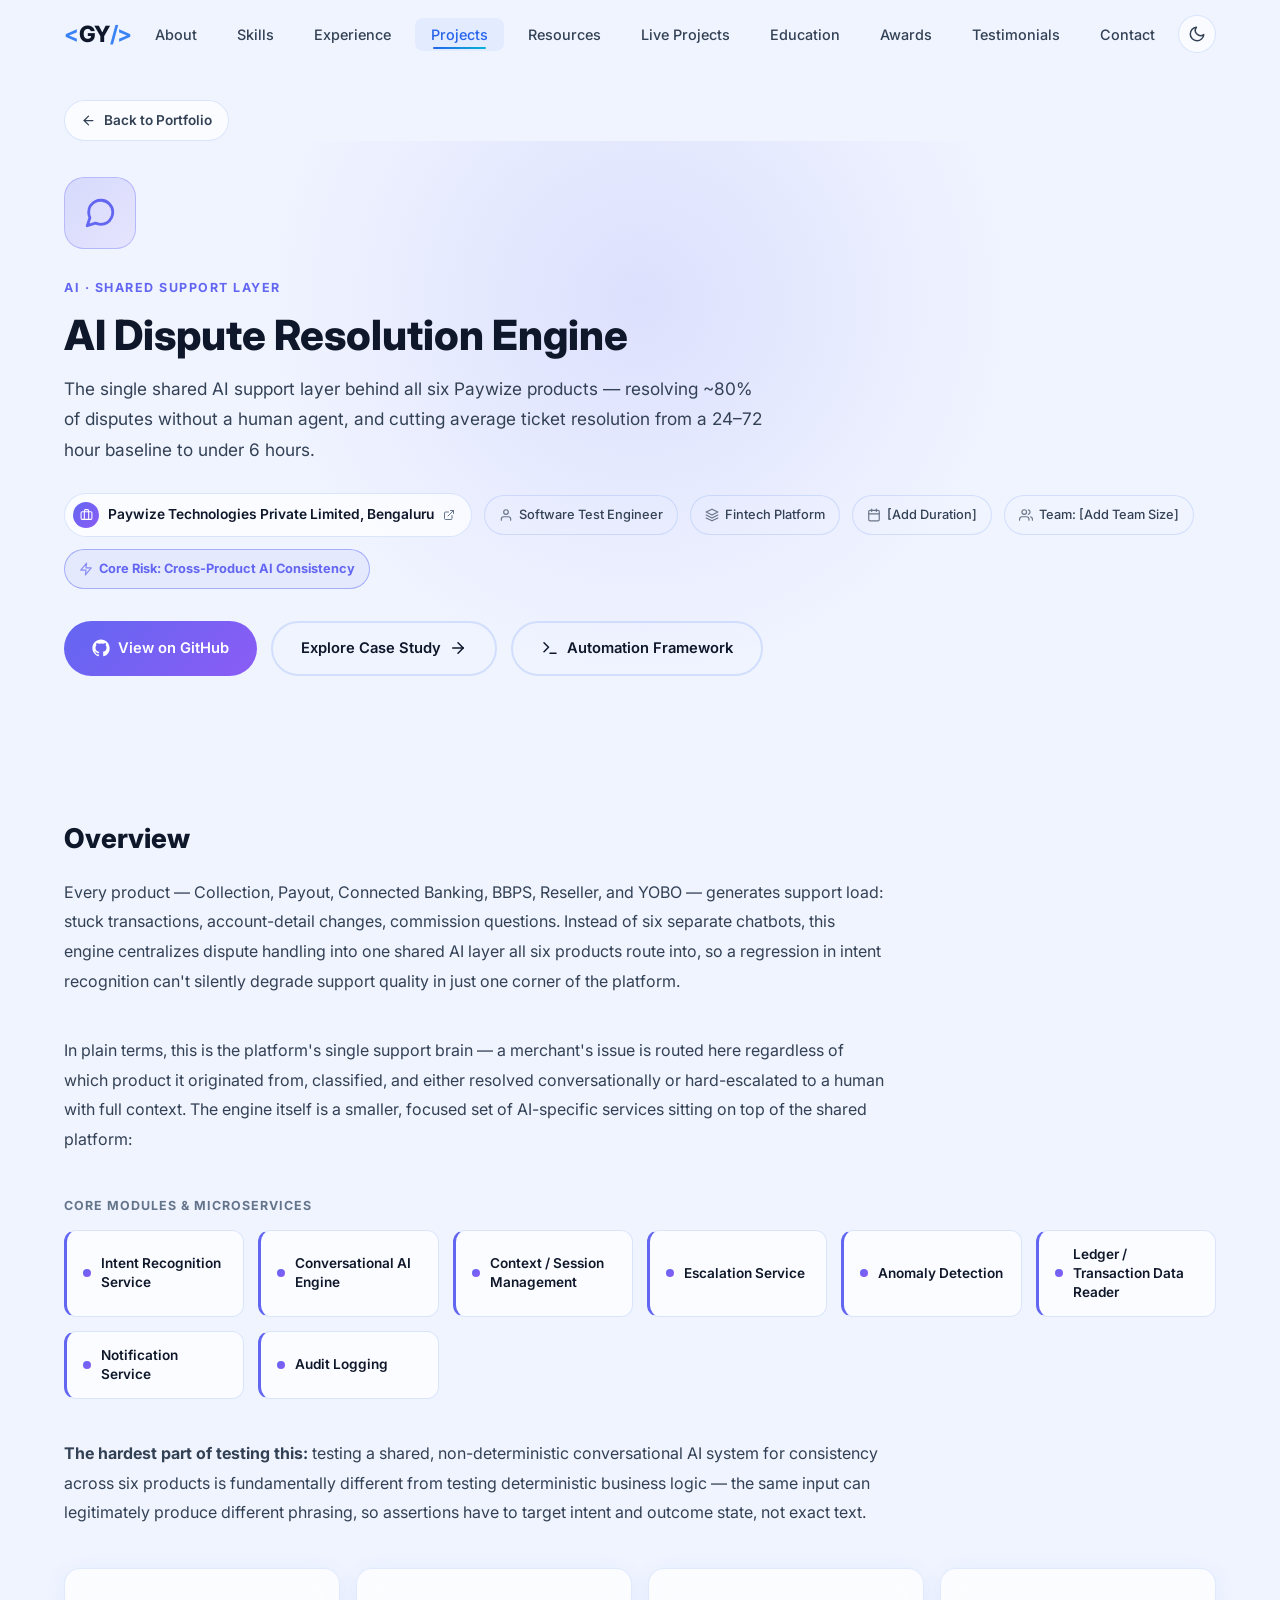
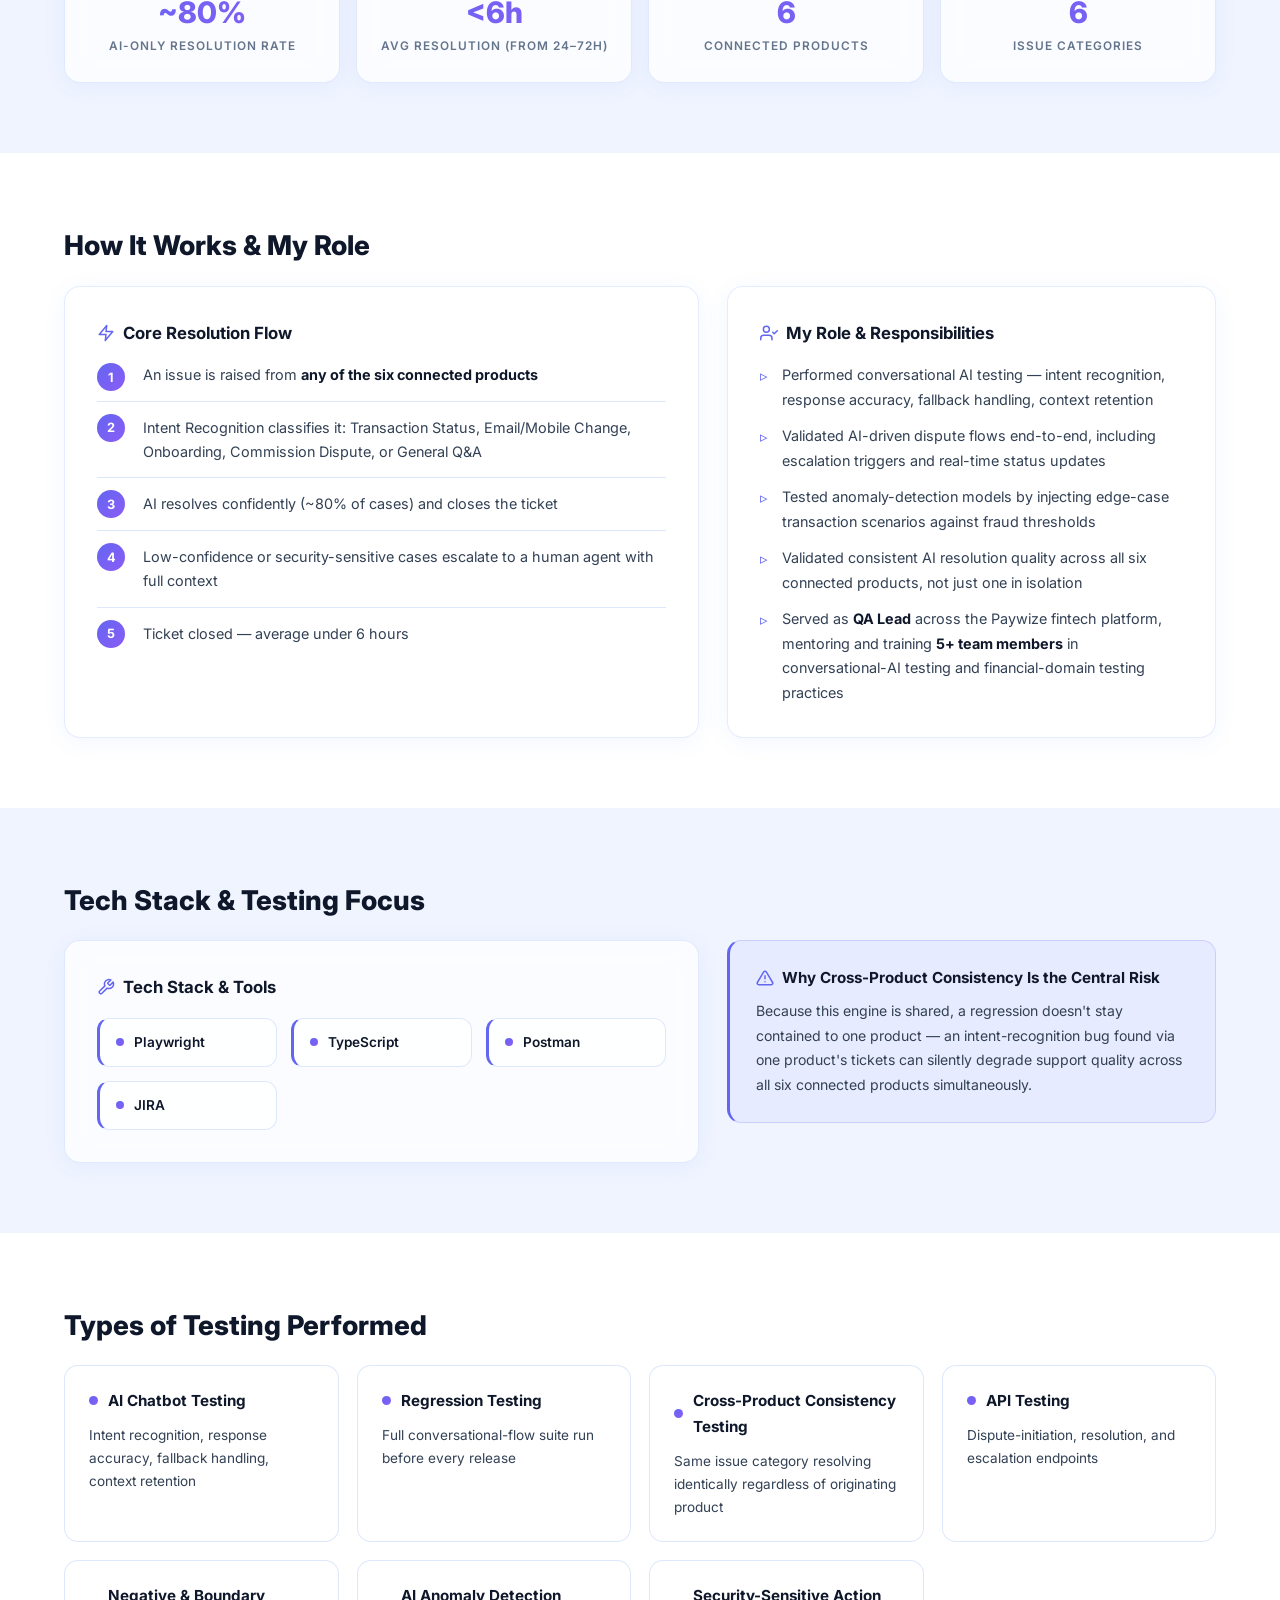
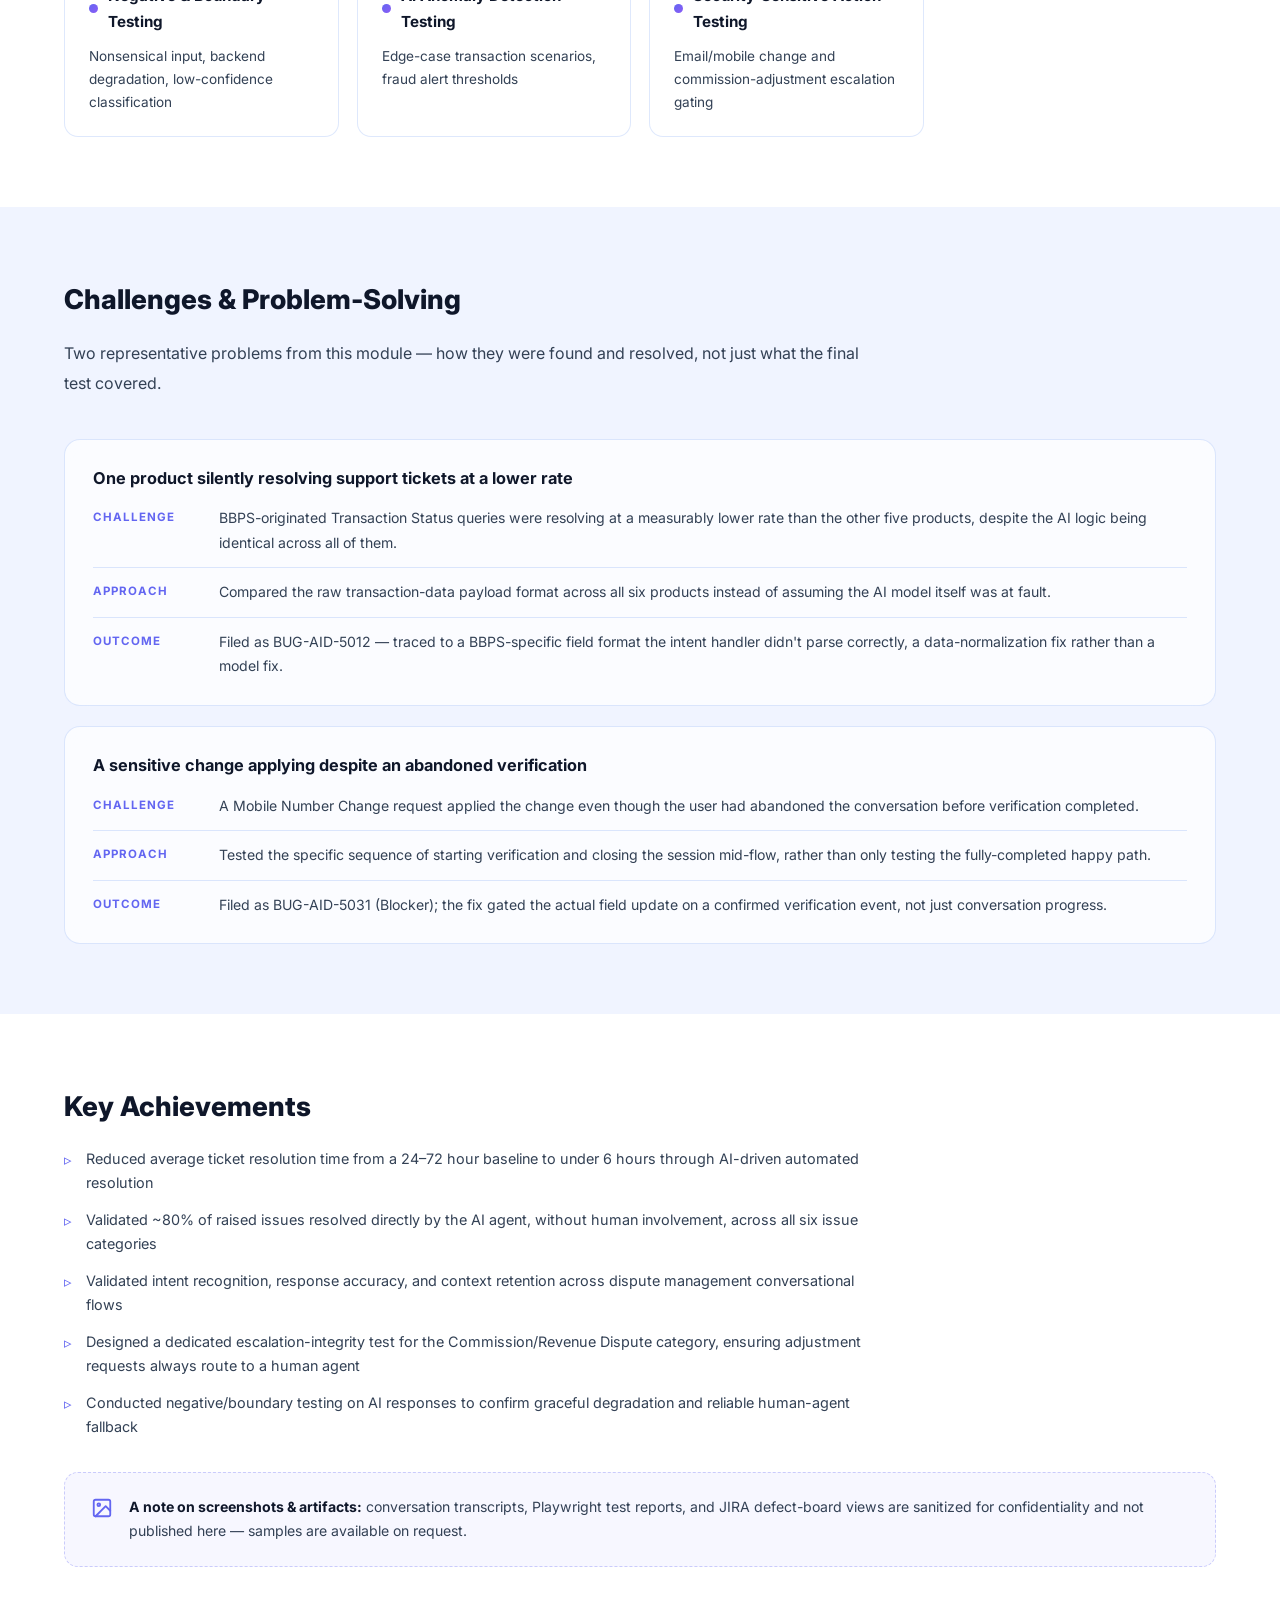
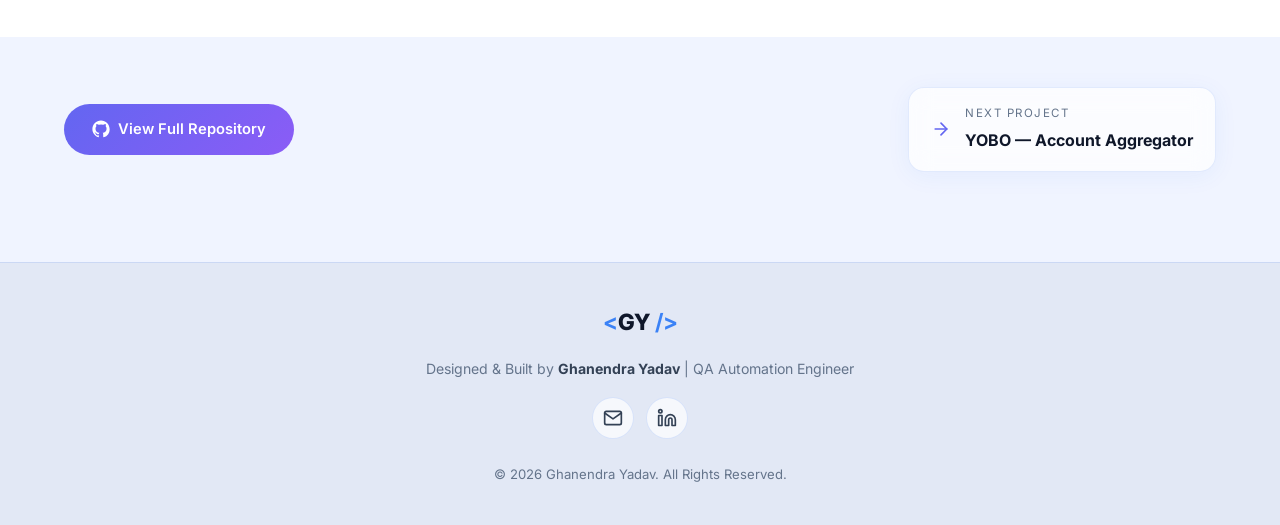
<file: projects/ai-dispute-resolution-engine/index.html>
<!DOCTYPE html>
<html lang="en">
<head>
  <meta charset="UTF-8">
  <meta name="viewport" content="width=device-width, initial-scale=1.0">
  <meta name="description" content="AI Dispute Resolution Engine — the shared AI-powered support layer resolving ~80% of disputes across six Paywize products, built at Paywize Technologies.">
  <link rel="canonical" href="https://ghanendra-sdet.github.io/ghanendra-portfolio/projects/ai-dispute-resolution-engine/">
  <meta property="og:type" content="website">
  <meta property="og:site_name" content="Ghanendra Yadav — QA Automation Engineer">
  <meta property="og:title" content="AI Dispute Resolution Engine | Ghanendra Yadav — QA Automation Engineer">
  <meta property="og:description" content="AI Dispute Resolution Engine — the shared AI-powered support layer resolving ~80% of disputes across six Paywize products, built at Paywize Technologies.">
  <meta property="og:url" content="https://ghanendra-sdet.github.io/ghanendra-portfolio/projects/ai-dispute-resolution-engine/">
  <meta property="og:image" content="https://ghanendra-sdet.github.io/ghanendra-portfolio/assets/profile.jpg">
  <meta name="twitter:card" content="summary_large_image">
  <meta name="twitter:title" content="AI Dispute Resolution Engine | Ghanendra Yadav — QA Automation Engineer">
  <meta name="twitter:description" content="AI Dispute Resolution Engine — the shared AI-powered support layer resolving ~80% of disputes across six Paywize products, built at Paywize Technologies.">
  <meta name="twitter:image" content="https://ghanendra-sdet.github.io/ghanendra-portfolio/assets/profile.jpg">
  <meta name="keywords" content="QA Engineer, Automation Testing, Playwright, AI Testing, Conversational AI, Dispute Resolution, Portfolio, Case Study">
  <meta name="author" content="Ghanendra Yadav">
  <title>AI Dispute Resolution Engine | Ghanendra Yadav — QA Automation Engineer</title>
  <link rel="preconnect" href="https://fonts.googleapis.com">
  <link rel="preconnect" href="https://fonts.gstatic.com" crossorigin>
  <link href="https://fonts.googleapis.com/css2?family=Inter:wght@300;400;500;600;700;800;900&display=swap" rel="stylesheet" media="print" onload="this.media='all'">
  <noscript><link href="https://fonts.googleapis.com/css2?family=Inter:wght@300;400;500;600;700;800;900&display=swap" rel="stylesheet"></noscript>
  <link rel="stylesheet" href="../../style.css?v=18">
</head>
<body class="domain-ai">
  <script>
    (function() {
      const savedTheme = localStorage.getItem('theme');
      const systemPrefersLight = window.matchMedia('(prefers-color-scheme: light)').matches;
      if (savedTheme === 'light' || (!savedTheme && systemPrefersLight)) {
        document.body.classList.add('light-mode');
      }
    })();
  </script>

  <!-- ===== NAVIGATION ===== -->
  <nav id="navbar" class="navbar">
    <div class="nav-container">
      <a href="../../index.html#hero" class="nav-logo">
        <span class="logo-bracket">&lt;</span>GY<span class="logo-bracket"> /&gt;</span>
      </a>
      <ul class="nav-links" id="nav-links">
        <li><a href="../../index.html#about" class="nav-link">About</a></li>
        <li><a href="../../index.html#skills" class="nav-link">Skills</a></li>
        <li><a href="../../index.html#experience" class="nav-link">Experience</a></li>
        <li><a href="../../index.html#projects" class="nav-link active">Projects</a></li>
        <li><a href="../../index.html#resources" class="nav-link">Resources</a></li>
        <li><a href="../../live-projects/" class="nav-link">Live Projects</a></li>
        <li><a href="../../index.html#education" class="nav-link">Education</a></li>
        <li><a href="../../index.html#awards" class="nav-link">Awards</a></li>
        <li><a href="../../index.html#testimonials" class="nav-link">Testimonials</a></li>
        <li><a href="../../index.html#contact" class="nav-link">Contact</a></li>
      </ul>
      <div class="nav-actions">
        <button class="theme-toggle" id="theme-toggle" aria-label="Toggle light/dark mode" title="Toggle theme">
          <svg class="theme-icon sun-icon" width="18" height="18" viewBox="0 0 24 24" fill="none" stroke="currentColor" stroke-width="2" stroke-linecap="round" stroke-linejoin="round">
            <circle cx="12" cy="12" r="5"/><line x1="12" y1="1" x2="12" y2="3"/><line x1="12" y1="21" x2="12" y2="23"/><line x1="4.22" y1="4.22" x2="5.64" y2="5.64"/><line x1="18.36" y1="18.36" x2="19.78" y2="19.78"/><line x1="1" y1="12" x2="3" y2="12"/><line x1="21" y1="12" x2="23" y2="12"/><line x1="4.22" y1="19.78" x2="5.64" y2="18.36"/><line x1="18.36" y1="5.64" x2="19.78" y2="4.22"/>
          </svg>
          <svg class="theme-icon moon-icon" width="18" height="18" viewBox="0 0 24 24" fill="none" stroke="currentColor" stroke-width="2" stroke-linecap="round" stroke-linejoin="round">
            <path d="M21 12.79A9 9 0 1 1 11.21 3 7 7 0 0 0 21 12.79z"/>
          </svg>
        </button>
        <button class="nav-toggle" id="nav-toggle" aria-label="Toggle navigation">
          <span class="hamburger-line"></span><span class="hamburger-line"></span><span class="hamburger-line"></span>
        </button>
      </div>
    </div>
  </nav>

  <!-- ===== BACK LINK ===== -->
  <div class="detail-backlink-wrap">
    <div class="container">
      <a href="../../index.html#projects" class="detail-backlink reveal">
        <svg width="16" height="16" viewBox="0 0 24 24" fill="none" stroke="currentColor" stroke-width="2" stroke-linecap="round" stroke-linejoin="round"><line x1="19" y1="12" x2="5" y2="12"/><polyline points="12 19 5 12 12 5"/></svg>
        Back to Portfolio
      </a>
    </div>
  </div>

  <!-- ===== HERO ===== -->
  <header class="project-detail-hero domain-ai">
    <div class="container">
      <div class="detail-hero-icon reveal">
        <svg class="icon-svg" viewBox="0 0 24 24" fill="none" stroke="currentColor" stroke-width="2" stroke-linecap="round" stroke-linejoin="round"><path d="M21 11.5a8.38 8.38 0 0 1-.9 3.8 8.5 8.5 0 0 1-7.6 4.7 8.38 8.38 0 0 1-3.8-.9L3 21l1.9-5.7a8.38 8.38 0 0 1-.9-3.8 8.5 8.5 0 0 1 4.7-7.6 8.38 8.38 0 0 1 3.8-.9h.5a8.48 8.48 0 0 1 8 8v.5z"/></svg>
      </div>
      <span class="detail-domain-label reveal">AI · Shared Support Layer</span>
      <h1 class="detail-title reveal">AI Dispute Resolution Engine</h1>
      <p class="detail-tagline reveal">The single shared AI support layer behind all six Paywize products — resolving ~80% of disputes without a human agent, and cutting average ticket resolution from a 24–72 hour baseline to under 6 hours.</p>
      <div class="detail-meta-row reveal">
        <a href="https://paywize.in/" target="_blank" rel="noopener noreferrer" class="company-badge">
          <span class="company-badge-icon">
            <svg viewBox="0 0 24 24" fill="none" stroke="currentColor" stroke-width="2" stroke-linecap="round" stroke-linejoin="round"><rect x="2" y="7" width="20" height="14" rx="2" ry="2"/><path d="M16 21V5a2 2 0 0 0-2-2h-4a2 2 0 0 0-2 2v16"/></svg>
          </span>
          Paywize Technologies Private Limited, Bengaluru
          <svg class="external-icon" viewBox="0 0 24 24" fill="none" stroke="currentColor" stroke-width="2" stroke-linecap="round" stroke-linejoin="round"><path d="M18 13v6a2 2 0 0 1-2 2H5a2 2 0 0 1-2-2V8a2 2 0 0 1 2-2h6"/><polyline points="15 3 21 3 21 9"/><line x1="10" y1="14" x2="21" y2="3"/></svg>
        </a>
        <span class="meta-chip">
          <svg viewBox="0 0 24 24" fill="none" stroke="currentColor" stroke-width="2" stroke-linecap="round" stroke-linejoin="round"><path d="M20 21v-2a4 4 0 0 0-4-4H8a4 4 0 0 0-4 4v2"/><circle cx="12" cy="7" r="4"/></svg>
          Software Test Engineer
        </span>
        <span class="meta-chip">
          <svg viewBox="0 0 24 24" fill="none" stroke="currentColor" stroke-width="2" stroke-linecap="round" stroke-linejoin="round"><polygon points="12 2 2 7 12 12 22 7 12 2"/><polyline points="2 17 12 22 22 17"/><polyline points="2 12 12 17 22 12"/></svg>
          Fintech Platform
        </span>
        <span class="meta-chip">
          <svg viewBox="0 0 24 24" fill="none" stroke="currentColor" stroke-width="2" stroke-linecap="round" stroke-linejoin="round"><rect x="3" y="4" width="18" height="18" rx="2" ry="2"/><line x1="16" y1="2" x2="16" y2="6"/><line x1="8" y1="2" x2="8" y2="6"/><line x1="3" y1="10" x2="21" y2="10"/></svg>
          [Add Duration]
        </span>
        <span class="meta-chip">
          <svg viewBox="0 0 24 24" fill="none" stroke="currentColor" stroke-width="2" stroke-linecap="round" stroke-linejoin="round"><path d="M17 21v-2a4 4 0 0 0-4-4H5a4 4 0 0 0-4 4v2"/><circle cx="9" cy="7" r="4"/><path d="M23 21v-2a4 4 0 0 0-3-3.87"/><path d="M16 3.13a4 4 0 0 1 0 7.75"/></svg>
          Team: [Add Team Size]
        </span>
        <span class="meta-chip meta-chip-strong">
          <svg viewBox="0 0 24 24" fill="none" stroke="currentColor" stroke-width="2" stroke-linecap="round" stroke-linejoin="round"><path d="M13 2 3 14h9l-1 8 10-12h-9l1-8z"/></svg>
          Core Risk: Cross-Product AI Consistency
        </span>
      </div>
      <div class="detail-hero-cta reveal">
        <a href="https://github.com/ghanendra-sdet/ai-dispute-resolution-engine" target="_blank" rel="noopener noreferrer" class="btn-domain">
          <svg viewBox="0 0 24 24" fill="currentColor"><path d="M12 .5C5.65.5.5 5.65.5 12c0 5.09 3.29 9.4 7.86 10.93.57.1.78-.25.78-.55v-1.94c-3.2.7-3.88-1.54-3.88-1.54-.52-1.33-1.28-1.68-1.28-1.68-1.04-.72.08-.7.08-.7 1.15.08 1.76 1.18 1.76 1.18 1.03 1.75 2.7 1.25 3.36.96.1-.75.4-1.25.73-1.54-2.55-.29-5.23-1.28-5.23-5.68 0-1.26.45-2.28 1.18-3.09-.12-.29-.51-1.46.11-3.05 0 0 .97-.31 3.18 1.18a11.05 11.05 0 0 1 5.79 0c2.2-1.49 3.17-1.18 3.17-1.18.63 1.59.24 2.76.12 3.05.74.81 1.18 1.83 1.18 3.09 0 4.41-2.69 5.39-5.25 5.67.41.36.78 1.07.78 2.15v3.19c0 .3.21.66.79.55A10.51 10.51 0 0 0 23.5 12c0-6.35-5.15-11.5-11.5-11.5z"/></svg>
          View on GitHub
        </a>
        <a href="#overview" class="btn-github-outline">
          Explore Case Study
          <svg viewBox="0 0 24 24" fill="none" stroke="currentColor" stroke-width="2" stroke-linecap="round" stroke-linejoin="round"><line x1="5" y1="12" x2="19" y2="12"/><polyline points="12 5 19 12 12 19"/></svg>
        </a>
        <a href="../../automation/" class="btn-github-outline">
          <svg viewBox="0 0 24 24" fill="none" stroke="currentColor" stroke-width="2" stroke-linecap="round" stroke-linejoin="round"><polyline points="4 17 10 11 4 5"/><line x1="12" y1="19" x2="20" y2="19"/></svg>
          Automation Framework
        </a>
      </div>
    </div>
  </header>

  <!-- ===== OVERVIEW ===== -->
  <section class="detail-section" id="overview">
    <div class="container">
      <h2 class="detail-section-heading reveal">Overview</h2>
      <p class="detail-lede reveal">Every product — Collection, Payout, Connected Banking, BBPS, Reseller, and YOBO — generates support load: stuck transactions, account-detail changes, commission questions. Instead of six separate chatbots, this engine centralizes dispute handling into one shared AI layer all six products route into, so a regression in intent recognition can't silently degrade support quality in just one corner of the platform.</p>
      <p class="detail-lede reveal">In plain terms, this is the platform's single support brain — a merchant's issue is routed here regardless of which product it originated from, classified, and either resolved conversationally or hard-escalated to a human with full context. The engine itself is a smaller, focused set of AI-specific services sitting on top of the shared platform:</p>
      <div class="overview-modules">
        <span class="chip-grid-label reveal">Core Modules &amp; Microservices</span>
        <div class="chip-grid reveal">
          <div class="chip-item"><span class="chip-dot"></span>Intent Recognition Service</div>
          <div class="chip-item"><span class="chip-dot"></span>Conversational AI Engine</div>
          <div class="chip-item"><span class="chip-dot"></span>Context / Session Management</div>
          <div class="chip-item"><span class="chip-dot"></span>Escalation Service</div>
          <div class="chip-item"><span class="chip-dot"></span>Anomaly Detection</div>
          <div class="chip-item"><span class="chip-dot"></span>Ledger / Transaction Data Reader</div>
          <div class="chip-item"><span class="chip-dot"></span>Notification Service</div>
          <div class="chip-item"><span class="chip-dot"></span>Audit Logging</div>
        </div>
      </div>
      <p class="detail-lede reveal"><strong>The hardest part of testing this:</strong> testing a shared, non-deterministic conversational AI system for consistency across six products is fundamentally different from testing deterministic business logic — the same input can legitimately produce different phrasing, so assertions have to target intent and outcome state, not exact text.</p>
      <div class="detail-stats-grid">
        <div class="detail-stat-card glass-card reveal">
          <span class="detail-stat-number">~80%</span>
          <span class="detail-stat-label">AI-Only Resolution Rate</span>
        </div>
        <div class="detail-stat-card glass-card reveal">
          <span class="detail-stat-number">&lt;6h</span>
          <span class="detail-stat-label">Avg Resolution (from 24–72h)</span>
        </div>
        <div class="detail-stat-card glass-card reveal">
          <span class="detail-stat-number">6</span>
          <span class="detail-stat-label">Connected Products</span>
        </div>
        <div class="detail-stat-card glass-card reveal">
          <span class="detail-stat-number">6</span>
          <span class="detail-stat-label">Issue Categories</span>
        </div>
      </div>
    </div>
  </section>

  <!-- ===== FLOW + ROLE ===== -->
  <section class="detail-section alt-bg">
    <div class="container">
      <h2 class="detail-section-heading reveal">How It Works &amp; My Role</h2>
      <div class="detail-content-grid">
        <div class="detail-card glass-card reveal">
          <h4>
            <svg viewBox="0 0 24 24" fill="none" stroke="currentColor" stroke-width="2" stroke-linecap="round" stroke-linejoin="round"><polygon points="13 2 3 14 12 14 11 22 21 10 12 10 13 2"/></svg>
            Core Resolution Flow
          </h4>
          <ol class="flow-steps">
            <li>An issue is raised from <strong>any of the six connected products</strong></li>
            <li>Intent Recognition classifies it: Transaction Status, Email/Mobile Change, Onboarding, Commission Dispute, or General Q&amp;A</li>
            <li>AI resolves confidently (~80% of cases) and closes the ticket</li>
            <li>Low-confidence or security-sensitive cases escalate to a human agent with full context</li>
            <li>Ticket closed — average under 6 hours</li>
          </ol>
        </div>
        <div class="detail-card glass-card reveal">
          <h4>
            <svg viewBox="0 0 24 24" fill="none" stroke="currentColor" stroke-width="2" stroke-linecap="round" stroke-linejoin="round"><path d="M16 21v-2a4 4 0 0 0-4-4H5a4 4 0 0 0-4 4v2"/><circle cx="8.5" cy="7" r="4"/><polyline points="17 11 19 13 23 9"/></svg>
            My Role &amp; Responsibilities
          </h4>
          <ul class="detail-highlights">
            <li>Performed conversational AI testing — intent recognition, response accuracy, fallback handling, context retention</li>
            <li>Validated AI-driven dispute flows end-to-end, including escalation triggers and real-time status updates</li>
            <li>Tested anomaly-detection models by injecting edge-case transaction scenarios against fraud thresholds</li>
            <li>Validated consistent AI resolution quality across all six connected products, not just one in isolation</li>
            <li>Served as <strong>QA Lead</strong> across the Paywize fintech platform, mentoring and training <strong>5+ team members</strong> in conversational-AI testing and financial-domain testing practices</li>
          </ul>
        </div>
      </div>
    </div>
  </section>

  <!-- ===== TECH + RISK ===== -->
  <section class="detail-section" id="tech">
    <div class="container">
      <h2 class="detail-section-heading reveal">Tech Stack &amp; Testing Focus</h2>
      <div class="detail-content-grid">
        <div class="detail-card glass-card reveal">
          <h4>
            <svg viewBox="0 0 24 24" fill="none" stroke="currentColor" stroke-width="2" stroke-linecap="round" stroke-linejoin="round"><path d="M14.7 6.3a1 1 0 0 0 0 1.4l1.6 1.6a1 1 0 0 0 1.4 0l3.77-3.77a6 6 0 0 1-7.94 7.94l-6.91 6.91a2.12 2.12 0 0 1-3-3l6.91-6.91a6 6 0 0 1 7.94-7.94l-3.76 3.76z"/></svg>
            Tech Stack &amp; Tools
          </h4>
          <div class="chip-grid">
            <div class="chip-item"><span class="chip-dot"></span>Playwright</div>
            <div class="chip-item"><span class="chip-dot"></span>TypeScript</div>
            <div class="chip-item"><span class="chip-dot"></span>Postman</div>
            <div class="chip-item"><span class="chip-dot"></span>JIRA</div>
          </div>
        </div>
        <div class="detail-card reveal">
          <div class="risk-callout">
            <h5>
              <svg viewBox="0 0 24 24" fill="none" stroke="currentColor" stroke-width="2" stroke-linecap="round" stroke-linejoin="round"><path d="M10.29 3.86 1.82 18a2 2 0 0 0 1.71 3h16.94a2 2 0 0 0 1.71-3L13.71 3.86a2 2 0 0 0-3.42 0z"/><line x1="12" y1="9" x2="12" y2="13"/><line x1="12" y1="17" x2="12.01" y2="17"/></svg>
              Why Cross-Product Consistency Is the Central Risk
            </h5>
            <p>Because this engine is shared, a regression doesn't stay contained to one product — an intent-recognition bug found via one product's tickets can silently degrade support quality across all six connected products simultaneously.</p>
          </div>
        </div>
      </div>
    </div>
  </section>

  <!-- ===== TYPES OF TESTING PERFORMED ===== -->
  <section class="detail-section alt-bg">
    <div class="container">
      <h2 class="detail-section-heading reveal">Types of Testing Performed</h2>
      <div class="testing-types-grid">
        <div class="testing-type-card reveal">
          <h5><span class="chip-dot"></span>AI Chatbot Testing</h5>
          <p>Intent recognition, response accuracy, fallback handling, context retention</p>
        </div>
        <div class="testing-type-card reveal">
          <h5><span class="chip-dot"></span>Regression Testing</h5>
          <p>Full conversational-flow suite run before every release</p>
        </div>
        <div class="testing-type-card reveal">
          <h5><span class="chip-dot"></span>Cross-Product Consistency Testing</h5>
          <p>Same issue category resolving identically regardless of originating product</p>
        </div>
        <div class="testing-type-card reveal">
          <h5><span class="chip-dot"></span>API Testing</h5>
          <p>Dispute-initiation, resolution, and escalation endpoints</p>
        </div>
        <div class="testing-type-card reveal">
          <h5><span class="chip-dot"></span>Negative &amp; Boundary Testing</h5>
          <p>Nonsensical input, backend degradation, low-confidence classification</p>
        </div>
        <div class="testing-type-card reveal">
          <h5><span class="chip-dot"></span>AI Anomaly Detection Testing</h5>
          <p>Edge-case transaction scenarios, fraud alert thresholds</p>
        </div>
        <div class="testing-type-card reveal">
          <h5><span class="chip-dot"></span>Security-Sensitive Action Testing</h5>
          <p>Email/mobile change and commission-adjustment escalation gating</p>
        </div>
      </div>
    </div>
  </section>

  <!-- ===== CHALLENGES & PROBLEM-SOLVING ===== -->
  <section class="detail-section">
    <div class="container">
      <h2 class="detail-section-heading reveal">Challenges &amp; Problem-Solving</h2>
      <p class="detail-lede reveal">Two representative problems from this module — how they were found and resolved, not just what the final test covered.</p>
      <div class="challenge-card reveal">
        <h5>One product silently resolving support tickets at a lower rate</h5>
        <div class="challenge-row">
          <span class="challenge-label">Challenge</span>
          <p>BBPS-originated Transaction Status queries were resolving at a measurably lower rate than the other five products, despite the AI logic being identical across all of them.</p>
        </div>
        <div class="challenge-row">
          <span class="challenge-label">Approach</span>
          <p>Compared the raw transaction-data payload format across all six products instead of assuming the AI model itself was at fault.</p>
        </div>
        <div class="challenge-row">
          <span class="challenge-label">Outcome</span>
          <p>Filed as BUG-AID-5012 — traced to a BBPS-specific field format the intent handler didn't parse correctly, a data-normalization fix rather than a model fix.</p>
        </div>
      </div>
      <div class="challenge-card reveal">
        <h5>A sensitive change applying despite an abandoned verification</h5>
        <div class="challenge-row">
          <span class="challenge-label">Challenge</span>
          <p>A Mobile Number Change request applied the change even though the user had abandoned the conversation before verification completed.</p>
        </div>
        <div class="challenge-row">
          <span class="challenge-label">Approach</span>
          <p>Tested the specific sequence of starting verification and closing the session mid-flow, rather than only testing the fully-completed happy path.</p>
        </div>
        <div class="challenge-row">
          <span class="challenge-label">Outcome</span>
          <p>Filed as BUG-AID-5031 (Blocker); the fix gated the actual field update on a confirmed verification event, not just conversation progress.</p>
        </div>
      </div>
    </div>
  </section>

  <!-- ===== ACHIEVEMENTS ===== -->
  <section class="detail-section alt-bg">
    <div class="container">
      <h2 class="detail-section-heading reveal">Key Achievements</h2>
      <ul class="detail-highlights reveal" style="max-width: 820px;">
        <li>Reduced average ticket resolution time from a 24–72 hour baseline to under 6 hours through AI-driven automated resolution</li>
        <li>Validated ~80% of raised issues resolved directly by the AI agent, without human involvement, across all six issue categories</li>
        <li>Validated intent recognition, response accuracy, and context retention across dispute management conversational flows</li>
        <li>Designed a dedicated escalation-integrity test for the Commission/Revenue Dispute category, ensuring adjustment requests always route to a human agent</li>
        <li>Conducted negative/boundary testing on AI responses to confirm graceful degradation and reliable human-agent fallback</li>
      </ul>
      <div class="proof-note reveal" style="margin-top: 32px;">
        <svg viewBox="0 0 24 24" fill="none" stroke="currentColor" stroke-width="2" stroke-linecap="round" stroke-linejoin="round"><rect x="3" y="3" width="18" height="18" rx="2" ry="2"/><circle cx="8.5" cy="8.5" r="1.5"/><polyline points="21 15 16 10 5 21"/></svg>
        <p><strong>A note on screenshots &amp; artifacts:</strong> conversation transcripts, Playwright test reports, and JIRA defect-board views are sanitized for confidentiality and not published here — samples are available on request.</p>
      </div>
    </div>
  </section>

  <!-- ===== FOOTER CTA ===== -->
  <section class="detail-section" style="padding-top: 0;">
    <div class="container">
      <div class="detail-footer-cta">
        <a href="https://github.com/ghanendra-sdet/ai-dispute-resolution-engine" target="_blank" rel="noopener noreferrer" class="btn-domain">
          <svg viewBox="0 0 24 24" fill="currentColor"><path d="M12 .5C5.65.5.5 5.65.5 12c0 5.09 3.29 9.4 7.86 10.93.57.1.78-.25.78-.55v-1.94c-3.2.7-3.88-1.54-3.88-1.54-.52-1.33-1.28-1.68-1.28-1.68-1.04-.72.08-.7.08-.7 1.15.08 1.76 1.18 1.76 1.18 1.03 1.75 2.7 1.25 3.36.96.1-.75.4-1.25.73-1.54-2.55-.29-5.23-1.28-5.23-5.68 0-1.26.45-2.28 1.18-3.09-.12-.29-.51-1.46.11-3.05 0 0 .97-.31 3.18 1.18a11.05 11.05 0 0 1 5.79 0c2.2-1.49 3.17-1.18 3.17-1.18.63 1.59.24 2.76.12 3.05.74.81 1.18 1.83 1.18 3.09 0 4.41-2.69 5.39-5.25 5.67.41.36.78 1.07.78 2.15v3.19c0 .3.21.66.79.55A10.51 10.51 0 0 0 23.5 12c0-6.35-5.15-11.5-11.5-11.5z"/></svg>
          View Full Repository
        </a>
        <a href="../yobo/" class="next-project-link glass-card">
          <svg viewBox="0 0 24 24" fill="none" stroke="currentColor" stroke-width="2" stroke-linecap="round" stroke-linejoin="round"><line x1="5" y1="12" x2="19" y2="12"/><polyline points="12 5 19 12 12 19"/></svg>
          <span>
            <span class="next-project-label">Next Project</span>
            <span class="next-project-name">YOBO — Account Aggregator</span>
          </span>
        </a>
      </div>
    </div>
  </section>

  <!-- ===== FOOTER ===== -->
  <footer class="footer">
    <div class="container">
      <div class="footer-content">
        <div class="footer-logo">
          <span class="logo-bracket">&lt;</span>GY<span class="logo-bracket"> /&gt;</span>
        </div>
        <p class="footer-text">Designed &amp; Built by <strong>Ghanendra Yadav</strong> | QA Automation Engineer</p>
        <div class="footer-socials">
          <a href="mailto:ghanendrablr@gmail.com" class="footer-social" aria-label="Email">
            <svg width="20" height="20" viewBox="0 0 24 24" fill="none" stroke="currentColor" stroke-width="2" stroke-linecap="round" stroke-linejoin="round"><path d="M4 4h16c1.1 0 2 .9 2 2v12c0 1.1-.9 2-2 2H4c-1.1 0-2-.9-2-2V6c0-1.1.9-2 2-2z"/><polyline points="22,6 12,13 2,6"/></svg>
          </a>
          <a href="https://linkedin.com/in/ghanendra-yadav" target="_blank" rel="noopener noreferrer" class="footer-social" aria-label="LinkedIn">
            <svg width="20" height="20" viewBox="0 0 24 24" fill="none" stroke="currentColor" stroke-width="2" stroke-linecap="round" stroke-linejoin="round"><path d="M16 8a6 6 0 0 1 6 6v7h-4v-7a2 2 0 0 0-2-2 2 2 0 0 0-2 2v7h-4v-7a6 6 0 0 1 6-6z"/><rect x="2" y="9" width="4" height="12"/><circle cx="4" cy="4" r="2"/></svg>
          </a>
        </div>
        <p class="footer-copyright">&copy; 2026 Ghanendra Yadav. All Rights Reserved.</p>
      </div>
    </div>
  </footer>

  <button id="back-to-top" class="back-to-top" aria-label="Back to top">
    <svg width="24" height="24" viewBox="0 0 24 24" fill="none" stroke="currentColor" stroke-width="2" stroke-linecap="round" stroke-linejoin="round"><polyline points="18 15 12 9 6 15"/></svg>
  </button>

  <script src="../../script.js?v=2"></script>
</body>
</html>
</file>
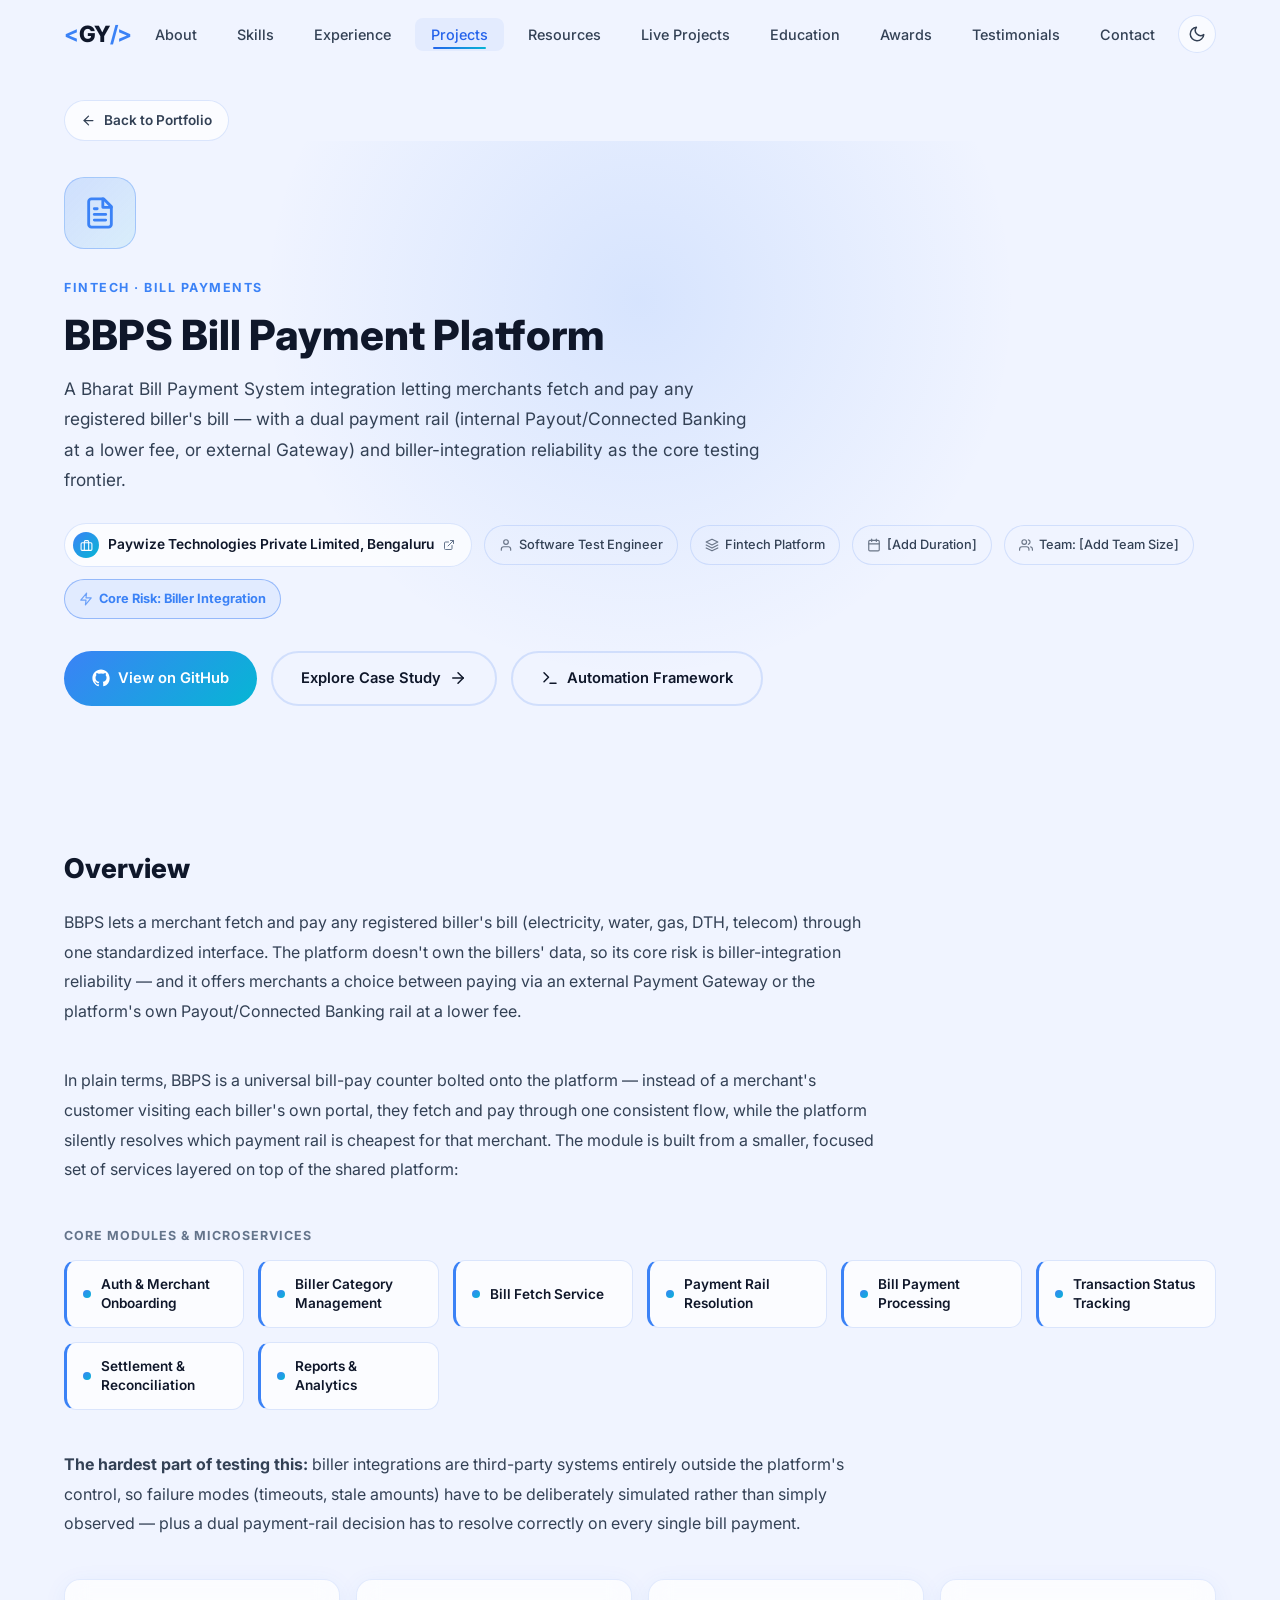
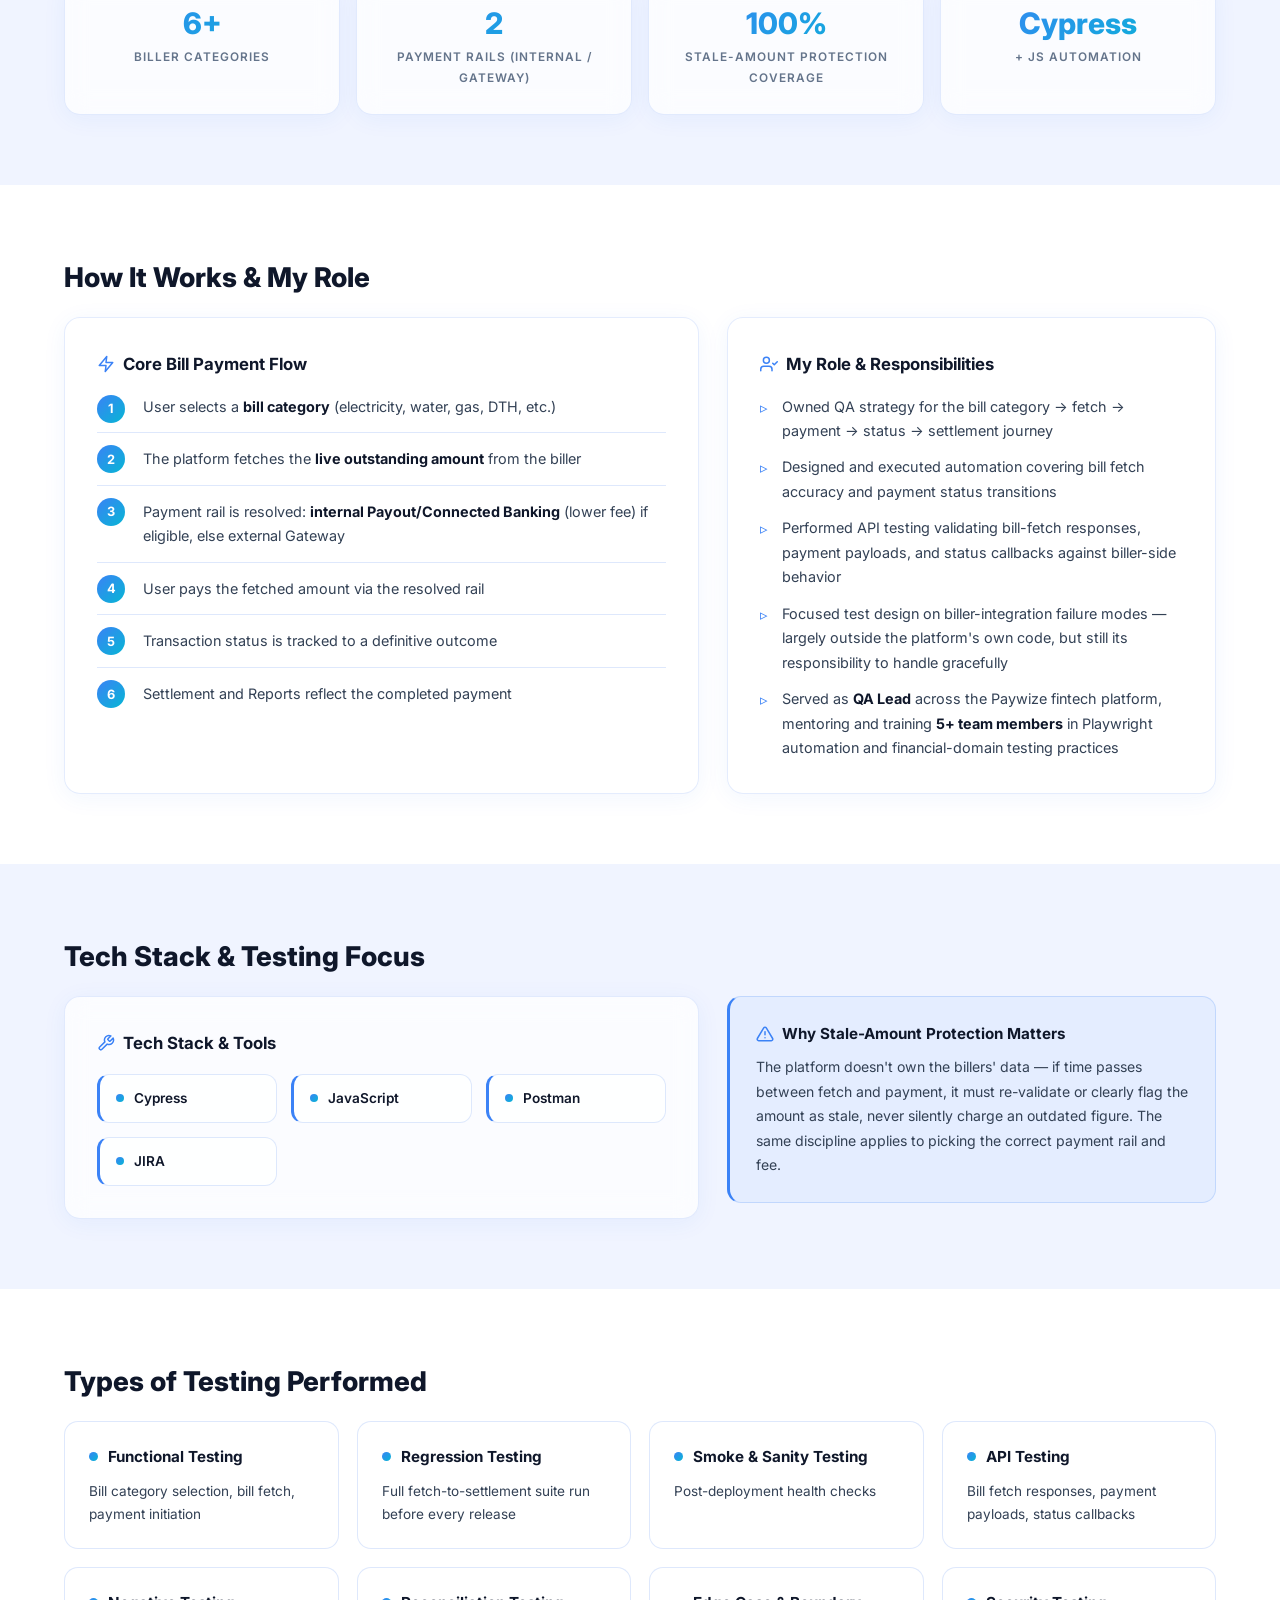
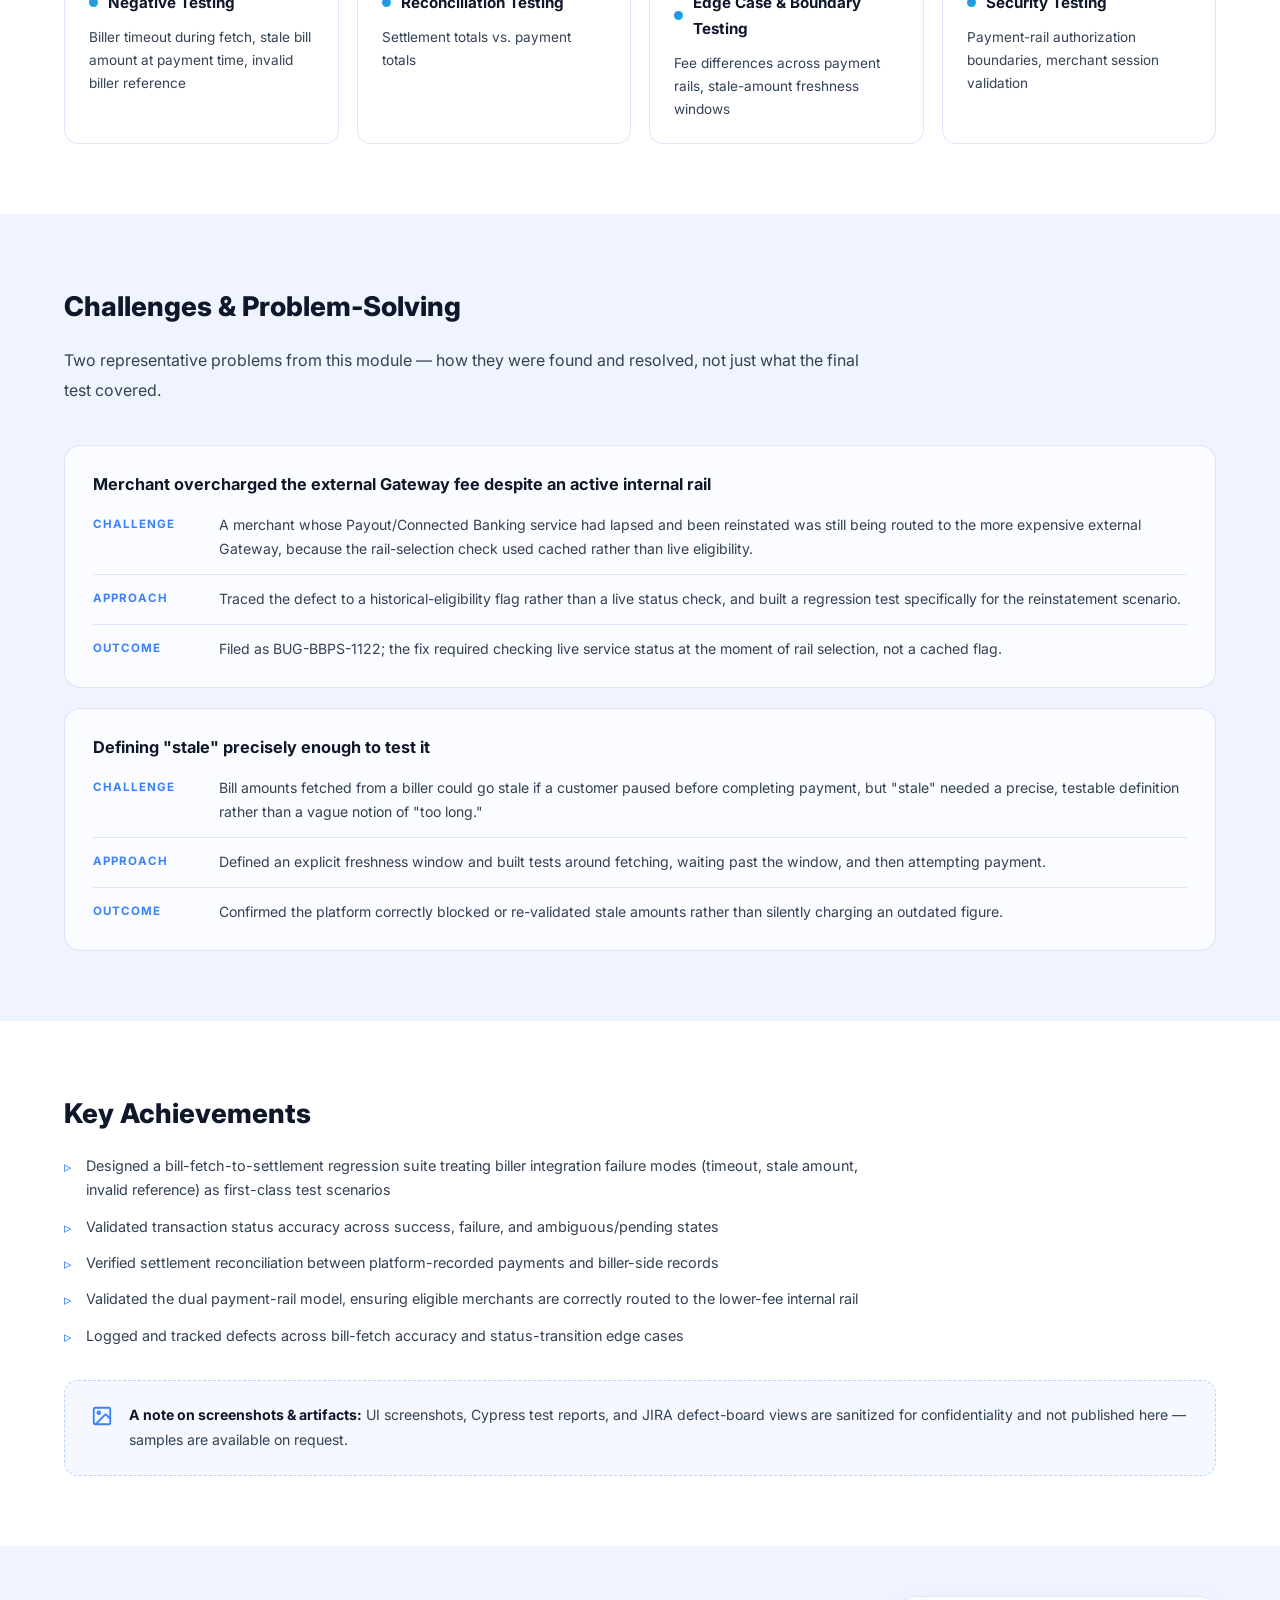
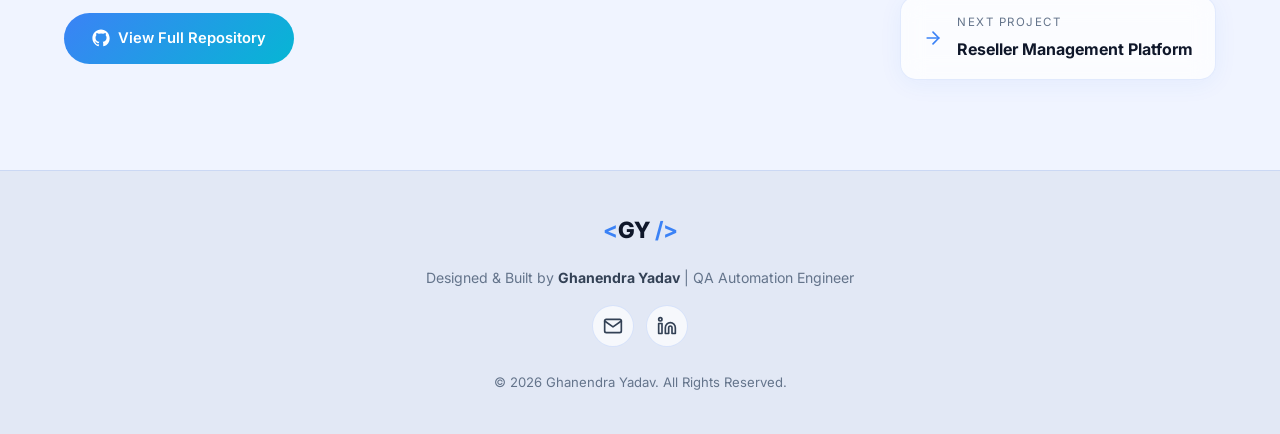
<file: projects/bbps-bill-payment/index.html>
<!DOCTYPE html>
<html lang="en">
<head>
  <meta charset="UTF-8">
  <meta name="viewport" content="width=device-width, initial-scale=1.0">
  <meta name="description" content="BBPS Bill Payment Platform — a Bharat Bill Payment System integration with a dual payment rail model, built at Paywize Technologies.">
  <link rel="canonical" href="https://ghanendra-sdet.github.io/ghanendra-portfolio/projects/bbps-bill-payment/">
  <meta property="og:type" content="website">
  <meta property="og:site_name" content="Ghanendra Yadav — QA Automation Engineer">
  <meta property="og:title" content="BBPS Bill Payment Platform | Ghanendra Yadav — QA Automation Engineer">
  <meta property="og:description" content="BBPS Bill Payment Platform — a Bharat Bill Payment System integration with a dual payment rail model, built at Paywize Technologies.">
  <meta property="og:url" content="https://ghanendra-sdet.github.io/ghanendra-portfolio/projects/bbps-bill-payment/">
  <meta property="og:image" content="https://ghanendra-sdet.github.io/ghanendra-portfolio/assets/profile.jpg">
  <meta name="twitter:card" content="summary_large_image">
  <meta name="twitter:title" content="BBPS Bill Payment Platform | Ghanendra Yadav — QA Automation Engineer">
  <meta name="twitter:description" content="BBPS Bill Payment Platform — a Bharat Bill Payment System integration with a dual payment rail model, built at Paywize Technologies.">
  <meta name="twitter:image" content="https://ghanendra-sdet.github.io/ghanendra-portfolio/assets/profile.jpg">
  <meta name="keywords" content="QA Engineer, Automation Testing, Cypress, BBPS, Bill Payment, API Testing, Portfolio, Case Study">
  <meta name="author" content="Ghanendra Yadav">
  <title>BBPS Bill Payment Platform | Ghanendra Yadav — QA Automation Engineer</title>
  <link rel="preconnect" href="https://fonts.googleapis.com">
  <link rel="preconnect" href="https://fonts.gstatic.com" crossorigin>
  <link href="https://fonts.googleapis.com/css2?family=Inter:wght@300;400;500;600;700;800;900&display=swap" rel="stylesheet" media="print" onload="this.media='all'">
  <noscript><link href="https://fonts.googleapis.com/css2?family=Inter:wght@300;400;500;600;700;800;900&display=swap" rel="stylesheet"></noscript>
  <link rel="stylesheet" href="../../style.css?v=18">
</head>
<body class="domain-fintech">
  <script>
    (function() {
      const savedTheme = localStorage.getItem('theme');
      const systemPrefersLight = window.matchMedia('(prefers-color-scheme: light)').matches;
      if (savedTheme === 'light' || (!savedTheme && systemPrefersLight)) {
        document.body.classList.add('light-mode');
      }
    })();
  </script>

  <!-- ===== NAVIGATION ===== -->
  <nav id="navbar" class="navbar">
    <div class="nav-container">
      <a href="../../index.html#hero" class="nav-logo">
        <span class="logo-bracket">&lt;</span>GY<span class="logo-bracket"> /&gt;</span>
      </a>
      <ul class="nav-links" id="nav-links">
        <li><a href="../../index.html#about" class="nav-link">About</a></li>
        <li><a href="../../index.html#skills" class="nav-link">Skills</a></li>
        <li><a href="../../index.html#experience" class="nav-link">Experience</a></li>
        <li><a href="../../index.html#projects" class="nav-link active">Projects</a></li>
        <li><a href="../../index.html#resources" class="nav-link">Resources</a></li>
        <li><a href="../../live-projects/" class="nav-link">Live Projects</a></li>
        <li><a href="../../index.html#education" class="nav-link">Education</a></li>
        <li><a href="../../index.html#awards" class="nav-link">Awards</a></li>
        <li><a href="../../index.html#testimonials" class="nav-link">Testimonials</a></li>
        <li><a href="../../index.html#contact" class="nav-link">Contact</a></li>
      </ul>
      <div class="nav-actions">
        <button class="theme-toggle" id="theme-toggle" aria-label="Toggle light/dark mode" title="Toggle theme">
          <svg class="theme-icon sun-icon" width="18" height="18" viewBox="0 0 24 24" fill="none" stroke="currentColor" stroke-width="2" stroke-linecap="round" stroke-linejoin="round">
            <circle cx="12" cy="12" r="5"/><line x1="12" y1="1" x2="12" y2="3"/><line x1="12" y1="21" x2="12" y2="23"/><line x1="4.22" y1="4.22" x2="5.64" y2="5.64"/><line x1="18.36" y1="18.36" x2="19.78" y2="19.78"/><line x1="1" y1="12" x2="3" y2="12"/><line x1="21" y1="12" x2="23" y2="12"/><line x1="4.22" y1="19.78" x2="5.64" y2="18.36"/><line x1="18.36" y1="5.64" x2="19.78" y2="4.22"/>
          </svg>
          <svg class="theme-icon moon-icon" width="18" height="18" viewBox="0 0 24 24" fill="none" stroke="currentColor" stroke-width="2" stroke-linecap="round" stroke-linejoin="round">
            <path d="M21 12.79A9 9 0 1 1 11.21 3 7 7 0 0 0 21 12.79z"/>
          </svg>
        </button>
        <button class="nav-toggle" id="nav-toggle" aria-label="Toggle navigation">
          <span class="hamburger-line"></span><span class="hamburger-line"></span><span class="hamburger-line"></span>
        </button>
      </div>
    </div>
  </nav>

  <!-- ===== BACK LINK ===== -->
  <div class="detail-backlink-wrap">
    <div class="container">
      <a href="../../index.html#projects" class="detail-backlink reveal">
        <svg width="16" height="16" viewBox="0 0 24 24" fill="none" stroke="currentColor" stroke-width="2" stroke-linecap="round" stroke-linejoin="round"><line x1="19" y1="12" x2="5" y2="12"/><polyline points="12 19 5 12 12 5"/></svg>
        Back to Portfolio
      </a>
    </div>
  </div>

  <!-- ===== HERO ===== -->
  <header class="project-detail-hero domain-fintech">
    <div class="container">
      <div class="detail-hero-icon reveal">
        <svg class="icon-svg" viewBox="0 0 24 24" fill="none" stroke="currentColor" stroke-width="2" stroke-linecap="round" stroke-linejoin="round"><path d="M14.5 2H6a2 2 0 0 0-2 2v16a2 2 0 0 0 2 2h12a2 2 0 0 0 2-2V7.5L14.5 2z"/><polyline points="14 2 14 8 20 8"/><line x1="16" y1="13" x2="8" y2="13"/><line x1="16" y1="17" x2="8" y2="17"/><polyline points="10 9 9 9 8 9"/></svg>
      </div>
      <span class="detail-domain-label reveal">Fintech · Bill Payments</span>
      <h1 class="detail-title reveal">BBPS Bill Payment Platform</h1>
      <p class="detail-tagline reveal">A Bharat Bill Payment System integration letting merchants fetch and pay any registered biller's bill — with a dual payment rail (internal Payout/Connected Banking at a lower fee, or external Gateway) and biller-integration reliability as the core testing frontier.</p>
      <div class="detail-meta-row reveal">
        <a href="https://paywize.in/" target="_blank" rel="noopener noreferrer" class="company-badge">
          <span class="company-badge-icon">
            <svg viewBox="0 0 24 24" fill="none" stroke="currentColor" stroke-width="2" stroke-linecap="round" stroke-linejoin="round"><rect x="2" y="7" width="20" height="14" rx="2" ry="2"/><path d="M16 21V5a2 2 0 0 0-2-2h-4a2 2 0 0 0-2 2v16"/></svg>
          </span>
          Paywize Technologies Private Limited, Bengaluru
          <svg class="external-icon" viewBox="0 0 24 24" fill="none" stroke="currentColor" stroke-width="2" stroke-linecap="round" stroke-linejoin="round"><path d="M18 13v6a2 2 0 0 1-2 2H5a2 2 0 0 1-2-2V8a2 2 0 0 1 2-2h6"/><polyline points="15 3 21 3 21 9"/><line x1="10" y1="14" x2="21" y2="3"/></svg>
        </a>
        <span class="meta-chip">
          <svg viewBox="0 0 24 24" fill="none" stroke="currentColor" stroke-width="2" stroke-linecap="round" stroke-linejoin="round"><path d="M20 21v-2a4 4 0 0 0-4-4H8a4 4 0 0 0-4 4v2"/><circle cx="12" cy="7" r="4"/></svg>
          Software Test Engineer
        </span>
        <span class="meta-chip">
          <svg viewBox="0 0 24 24" fill="none" stroke="currentColor" stroke-width="2" stroke-linecap="round" stroke-linejoin="round"><polygon points="12 2 2 7 12 12 22 7 12 2"/><polyline points="2 17 12 22 22 17"/><polyline points="2 12 12 17 22 12"/></svg>
          Fintech Platform
        </span>
        <span class="meta-chip">
          <svg viewBox="0 0 24 24" fill="none" stroke="currentColor" stroke-width="2" stroke-linecap="round" stroke-linejoin="round"><rect x="3" y="4" width="18" height="18" rx="2" ry="2"/><line x1="16" y1="2" x2="16" y2="6"/><line x1="8" y1="2" x2="8" y2="6"/><line x1="3" y1="10" x2="21" y2="10"/></svg>
          [Add Duration]
        </span>
        <span class="meta-chip">
          <svg viewBox="0 0 24 24" fill="none" stroke="currentColor" stroke-width="2" stroke-linecap="round" stroke-linejoin="round"><path d="M17 21v-2a4 4 0 0 0-4-4H5a4 4 0 0 0-4 4v2"/><circle cx="9" cy="7" r="4"/><path d="M23 21v-2a4 4 0 0 0-3-3.87"/><path d="M16 3.13a4 4 0 0 1 0 7.75"/></svg>
          Team: [Add Team Size]
        </span>
        <span class="meta-chip meta-chip-strong">
          <svg viewBox="0 0 24 24" fill="none" stroke="currentColor" stroke-width="2" stroke-linecap="round" stroke-linejoin="round"><path d="M13 2 3 14h9l-1 8 10-12h-9l1-8z"/></svg>
          Core Risk: Biller Integration
        </span>
      </div>
      <div class="detail-hero-cta reveal">
        <a href="https://github.com/ghanendra-sdet/bbps-bill-payment-platform" target="_blank" rel="noopener noreferrer" class="btn-domain">
          <svg viewBox="0 0 24 24" fill="currentColor"><path d="M12 .5C5.65.5.5 5.65.5 12c0 5.09 3.29 9.4 7.86 10.93.57.1.78-.25.78-.55v-1.94c-3.2.7-3.88-1.54-3.88-1.54-.52-1.33-1.28-1.68-1.28-1.68-1.04-.72.08-.7.08-.7 1.15.08 1.76 1.18 1.76 1.18 1.03 1.75 2.7 1.25 3.36.96.1-.75.4-1.25.73-1.54-2.55-.29-5.23-1.28-5.23-5.68 0-1.26.45-2.28 1.18-3.09-.12-.29-.51-1.46.11-3.05 0 0 .97-.31 3.18 1.18a11.05 11.05 0 0 1 5.79 0c2.2-1.49 3.17-1.18 3.17-1.18.63 1.59.24 2.76.12 3.05.74.81 1.18 1.83 1.18 3.09 0 4.41-2.69 5.39-5.25 5.67.41.36.78 1.07.78 2.15v3.19c0 .3.21.66.79.55A10.51 10.51 0 0 0 23.5 12c0-6.35-5.15-11.5-11.5-11.5z"/></svg>
          View on GitHub
        </a>
        <a href="#overview" class="btn-github-outline">
          Explore Case Study
          <svg viewBox="0 0 24 24" fill="none" stroke="currentColor" stroke-width="2" stroke-linecap="round" stroke-linejoin="round"><line x1="5" y1="12" x2="19" y2="12"/><polyline points="12 5 19 12 12 19"/></svg>
        </a>
        <a href="../../automation/" class="btn-github-outline">
          <svg viewBox="0 0 24 24" fill="none" stroke="currentColor" stroke-width="2" stroke-linecap="round" stroke-linejoin="round"><polyline points="4 17 10 11 4 5"/><line x1="12" y1="19" x2="20" y2="19"/></svg>
          Automation Framework
        </a>
      </div>
    </div>
  </header>

  <!-- ===== OVERVIEW ===== -->
  <section class="detail-section" id="overview">
    <div class="container">
      <h2 class="detail-section-heading reveal">Overview</h2>
      <p class="detail-lede reveal">BBPS lets a merchant fetch and pay any registered biller's bill (electricity, water, gas, DTH, telecom) through one standardized interface. The platform doesn't own the billers' data, so its core risk is biller-integration reliability — and it offers merchants a choice between paying via an external Payment Gateway or the platform's own Payout/Connected Banking rail at a lower fee.</p>
      <p class="detail-lede reveal">In plain terms, BBPS is a universal bill-pay counter bolted onto the platform — instead of a merchant's customer visiting each biller's own portal, they fetch and pay through one consistent flow, while the platform silently resolves which payment rail is cheapest for that merchant. The module is built from a smaller, focused set of services layered on top of the shared platform:</p>
      <div class="overview-modules">
        <span class="chip-grid-label reveal">Core Modules &amp; Microservices</span>
        <div class="chip-grid reveal">
          <div class="chip-item"><span class="chip-dot"></span>Auth &amp; Merchant Onboarding</div>
          <div class="chip-item"><span class="chip-dot"></span>Biller Category Management</div>
          <div class="chip-item"><span class="chip-dot"></span>Bill Fetch Service</div>
          <div class="chip-item"><span class="chip-dot"></span>Payment Rail Resolution</div>
          <div class="chip-item"><span class="chip-dot"></span>Bill Payment Processing</div>
          <div class="chip-item"><span class="chip-dot"></span>Transaction Status Tracking</div>
          <div class="chip-item"><span class="chip-dot"></span>Settlement &amp; Reconciliation</div>
          <div class="chip-item"><span class="chip-dot"></span>Reports &amp; Analytics</div>
        </div>
      </div>
      <p class="detail-lede reveal"><strong>The hardest part of testing this:</strong> biller integrations are third-party systems entirely outside the platform's control, so failure modes (timeouts, stale amounts) have to be deliberately simulated rather than simply observed — plus a dual payment-rail decision has to resolve correctly on every single bill payment.</p>
      <div class="detail-stats-grid">
        <div class="detail-stat-card glass-card reveal">
          <span class="detail-stat-number">6+</span>
          <span class="detail-stat-label">Biller Categories</span>
        </div>
        <div class="detail-stat-card glass-card reveal">
          <span class="detail-stat-number">2</span>
          <span class="detail-stat-label">Payment Rails (Internal / Gateway)</span>
        </div>
        <div class="detail-stat-card glass-card reveal">
          <span class="detail-stat-number">100%</span>
          <span class="detail-stat-label">Stale-Amount Protection Coverage</span>
        </div>
        <div class="detail-stat-card glass-card reveal">
          <span class="detail-stat-number">Cypress</span>
          <span class="detail-stat-label">+ JS Automation</span>
        </div>
      </div>
    </div>
  </section>

  <!-- ===== FLOW + ROLE ===== -->
  <section class="detail-section alt-bg">
    <div class="container">
      <h2 class="detail-section-heading reveal">How It Works &amp; My Role</h2>
      <div class="detail-content-grid">
        <div class="detail-card glass-card reveal">
          <h4>
            <svg viewBox="0 0 24 24" fill="none" stroke="currentColor" stroke-width="2" stroke-linecap="round" stroke-linejoin="round"><polygon points="13 2 3 14 12 14 11 22 21 10 12 10 13 2"/></svg>
            Core Bill Payment Flow
          </h4>
          <ol class="flow-steps">
            <li>User selects a <strong>bill category</strong> (electricity, water, gas, DTH, etc.)</li>
            <li>The platform fetches the <strong>live outstanding amount</strong> from the biller</li>
            <li>Payment rail is resolved: <strong>internal Payout/Connected Banking</strong> (lower fee) if eligible, else external Gateway</li>
            <li>User pays the fetched amount via the resolved rail</li>
            <li>Transaction status is tracked to a definitive outcome</li>
            <li>Settlement and Reports reflect the completed payment</li>
          </ol>
        </div>
        <div class="detail-card glass-card reveal">
          <h4>
            <svg viewBox="0 0 24 24" fill="none" stroke="currentColor" stroke-width="2" stroke-linecap="round" stroke-linejoin="round"><path d="M16 21v-2a4 4 0 0 0-4-4H5a4 4 0 0 0-4 4v2"/><circle cx="8.5" cy="7" r="4"/><polyline points="17 11 19 13 23 9"/></svg>
            My Role &amp; Responsibilities
          </h4>
          <ul class="detail-highlights">
            <li>Owned QA strategy for the bill category → fetch → payment → status → settlement journey</li>
            <li>Designed and executed automation covering bill fetch accuracy and payment status transitions</li>
            <li>Performed API testing validating bill-fetch responses, payment payloads, and status callbacks against biller-side behavior</li>
            <li>Focused test design on biller-integration failure modes — largely outside the platform's own code, but still its responsibility to handle gracefully</li>
            <li>Served as <strong>QA Lead</strong> across the Paywize fintech platform, mentoring and training <strong>5+ team members</strong> in Playwright automation and financial-domain testing practices</li>
          </ul>
        </div>
      </div>
    </div>
  </section>

  <!-- ===== TECH + RISK ===== -->
  <section class="detail-section" id="tech">
    <div class="container">
      <h2 class="detail-section-heading reveal">Tech Stack &amp; Testing Focus</h2>
      <div class="detail-content-grid">
        <div class="detail-card glass-card reveal">
          <h4>
            <svg viewBox="0 0 24 24" fill="none" stroke="currentColor" stroke-width="2" stroke-linecap="round" stroke-linejoin="round"><path d="M14.7 6.3a1 1 0 0 0 0 1.4l1.6 1.6a1 1 0 0 0 1.4 0l3.77-3.77a6 6 0 0 1-7.94 7.94l-6.91 6.91a2.12 2.12 0 0 1-3-3l6.91-6.91a6 6 0 0 1 7.94-7.94l-3.76 3.76z"/></svg>
            Tech Stack &amp; Tools
          </h4>
          <div class="chip-grid">
            <div class="chip-item"><span class="chip-dot"></span>Cypress</div>
            <div class="chip-item"><span class="chip-dot"></span>JavaScript</div>
            <div class="chip-item"><span class="chip-dot"></span>Postman</div>
            <div class="chip-item"><span class="chip-dot"></span>JIRA</div>
          </div>
        </div>
        <div class="detail-card reveal">
          <div class="risk-callout">
            <h5>
              <svg viewBox="0 0 24 24" fill="none" stroke="currentColor" stroke-width="2" stroke-linecap="round" stroke-linejoin="round"><path d="M10.29 3.86 1.82 18a2 2 0 0 0 1.71 3h16.94a2 2 0 0 0 1.71-3L13.71 3.86a2 2 0 0 0-3.42 0z"/><line x1="12" y1="9" x2="12" y2="13"/><line x1="12" y1="17" x2="12.01" y2="17"/></svg>
              Why Stale-Amount Protection Matters
            </h5>
            <p>The platform doesn't own the billers' data — if time passes between fetch and payment, it must re-validate or clearly flag the amount as stale, never silently charge an outdated figure. The same discipline applies to picking the correct payment rail and fee.</p>
          </div>
        </div>
      </div>
    </div>
  </section>

  <!-- ===== TYPES OF TESTING PERFORMED ===== -->
  <section class="detail-section alt-bg">
    <div class="container">
      <h2 class="detail-section-heading reveal">Types of Testing Performed</h2>
      <div class="testing-types-grid">
        <div class="testing-type-card reveal">
          <h5><span class="chip-dot"></span>Functional Testing</h5>
          <p>Bill category selection, bill fetch, payment initiation</p>
        </div>
        <div class="testing-type-card reveal">
          <h5><span class="chip-dot"></span>Regression Testing</h5>
          <p>Full fetch-to-settlement suite run before every release</p>
        </div>
        <div class="testing-type-card reveal">
          <h5><span class="chip-dot"></span>Smoke &amp; Sanity Testing</h5>
          <p>Post-deployment health checks</p>
        </div>
        <div class="testing-type-card reveal">
          <h5><span class="chip-dot"></span>API Testing</h5>
          <p>Bill fetch responses, payment payloads, status callbacks</p>
        </div>
        <div class="testing-type-card reveal">
          <h5><span class="chip-dot"></span>Negative Testing</h5>
          <p>Biller timeout during fetch, stale bill amount at payment time, invalid biller reference</p>
        </div>
        <div class="testing-type-card reveal">
          <h5><span class="chip-dot"></span>Reconciliation Testing</h5>
          <p>Settlement totals vs. payment totals</p>
        </div>
        <div class="testing-type-card reveal">
          <h5><span class="chip-dot"></span>Edge Case &amp; Boundary Testing</h5>
          <p>Fee differences across payment rails, stale-amount freshness windows</p>
        </div>
        <div class="testing-type-card reveal">
          <h5><span class="chip-dot"></span>Security Testing</h5>
          <p>Payment-rail authorization boundaries, merchant session validation</p>
        </div>
      </div>
    </div>
  </section>

  <!-- ===== CHALLENGES & PROBLEM-SOLVING ===== -->
  <section class="detail-section">
    <div class="container">
      <h2 class="detail-section-heading reveal">Challenges &amp; Problem-Solving</h2>
      <p class="detail-lede reveal">Two representative problems from this module — how they were found and resolved, not just what the final test covered.</p>
      <div class="challenge-card reveal">
        <h5>Merchant overcharged the external Gateway fee despite an active internal rail</h5>
        <div class="challenge-row">
          <span class="challenge-label">Challenge</span>
          <p>A merchant whose Payout/Connected Banking service had lapsed and been reinstated was still being routed to the more expensive external Gateway, because the rail-selection check used cached rather than live eligibility.</p>
        </div>
        <div class="challenge-row">
          <span class="challenge-label">Approach</span>
          <p>Traced the defect to a historical-eligibility flag rather than a live status check, and built a regression test specifically for the reinstatement scenario.</p>
        </div>
        <div class="challenge-row">
          <span class="challenge-label">Outcome</span>
          <p>Filed as BUG-BBPS-1122; the fix required checking live service status at the moment of rail selection, not a cached flag.</p>
        </div>
      </div>
      <div class="challenge-card reveal">
        <h5>Defining "stale" precisely enough to test it</h5>
        <div class="challenge-row">
          <span class="challenge-label">Challenge</span>
          <p>Bill amounts fetched from a biller could go stale if a customer paused before completing payment, but "stale" needed a precise, testable definition rather than a vague notion of "too long."</p>
        </div>
        <div class="challenge-row">
          <span class="challenge-label">Approach</span>
          <p>Defined an explicit freshness window and built tests around fetching, waiting past the window, and then attempting payment.</p>
        </div>
        <div class="challenge-row">
          <span class="challenge-label">Outcome</span>
          <p>Confirmed the platform correctly blocked or re-validated stale amounts rather than silently charging an outdated figure.</p>
        </div>
      </div>
    </div>
  </section>

  <!-- ===== ACHIEVEMENTS ===== -->
  <section class="detail-section alt-bg">
    <div class="container">
      <h2 class="detail-section-heading reveal">Key Achievements</h2>
      <ul class="detail-highlights reveal" style="max-width: 820px;">
        <li>Designed a bill-fetch-to-settlement regression suite treating biller integration failure modes (timeout, stale amount, invalid reference) as first-class test scenarios</li>
        <li>Validated transaction status accuracy across success, failure, and ambiguous/pending states</li>
        <li>Verified settlement reconciliation between platform-recorded payments and biller-side records</li>
        <li>Validated the dual payment-rail model, ensuring eligible merchants are correctly routed to the lower-fee internal rail</li>
        <li>Logged and tracked defects across bill-fetch accuracy and status-transition edge cases</li>
      </ul>
      <div class="proof-note reveal" style="margin-top: 32px;">
        <svg viewBox="0 0 24 24" fill="none" stroke="currentColor" stroke-width="2" stroke-linecap="round" stroke-linejoin="round"><rect x="3" y="3" width="18" height="18" rx="2" ry="2"/><circle cx="8.5" cy="8.5" r="1.5"/><polyline points="21 15 16 10 5 21"/></svg>
        <p><strong>A note on screenshots &amp; artifacts:</strong> UI screenshots, Cypress test reports, and JIRA defect-board views are sanitized for confidentiality and not published here — samples are available on request.</p>
      </div>
    </div>
  </section>

  <!-- ===== FOOTER CTA ===== -->
  <section class="detail-section" style="padding-top: 0;">
    <div class="container">
      <div class="detail-footer-cta">
        <a href="https://github.com/ghanendra-sdet/bbps-bill-payment-platform" target="_blank" rel="noopener noreferrer" class="btn-domain">
          <svg viewBox="0 0 24 24" fill="currentColor"><path d="M12 .5C5.65.5.5 5.65.5 12c0 5.09 3.29 9.4 7.86 10.93.57.1.78-.25.78-.55v-1.94c-3.2.7-3.88-1.54-3.88-1.54-.52-1.33-1.28-1.68-1.28-1.68-1.04-.72.08-.7.08-.7 1.15.08 1.76 1.18 1.76 1.18 1.03 1.75 2.7 1.25 3.36.96.1-.75.4-1.25.73-1.54-2.55-.29-5.23-1.28-5.23-5.68 0-1.26.45-2.28 1.18-3.09-.12-.29-.51-1.46.11-3.05 0 0 .97-.31 3.18 1.18a11.05 11.05 0 0 1 5.79 0c2.2-1.49 3.17-1.18 3.17-1.18.63 1.59.24 2.76.12 3.05.74.81 1.18 1.83 1.18 3.09 0 4.41-2.69 5.39-5.25 5.67.41.36.78 1.07.78 2.15v3.19c0 .3.21.66.79.55A10.51 10.51 0 0 0 23.5 12c0-6.35-5.15-11.5-11.5-11.5z"/></svg>
          View Full Repository
        </a>
        <a href="../reseller-management/" class="next-project-link glass-card">
          <svg viewBox="0 0 24 24" fill="none" stroke="currentColor" stroke-width="2" stroke-linecap="round" stroke-linejoin="round"><line x1="5" y1="12" x2="19" y2="12"/><polyline points="12 5 19 12 12 19"/></svg>
          <span>
            <span class="next-project-label">Next Project</span>
            <span class="next-project-name">Reseller Management Platform</span>
          </span>
        </a>
      </div>
    </div>
  </section>

  <!-- ===== FOOTER ===== -->
  <footer class="footer">
    <div class="container">
      <div class="footer-content">
        <div class="footer-logo">
          <span class="logo-bracket">&lt;</span>GY<span class="logo-bracket"> /&gt;</span>
        </div>
        <p class="footer-text">Designed &amp; Built by <strong>Ghanendra Yadav</strong> | QA Automation Engineer</p>
        <div class="footer-socials">
          <a href="mailto:ghanendrablr@gmail.com" class="footer-social" aria-label="Email">
            <svg width="20" height="20" viewBox="0 0 24 24" fill="none" stroke="currentColor" stroke-width="2" stroke-linecap="round" stroke-linejoin="round"><path d="M4 4h16c1.1 0 2 .9 2 2v12c0 1.1-.9 2-2 2H4c-1.1 0-2-.9-2-2V6c0-1.1.9-2 2-2z"/><polyline points="22,6 12,13 2,6"/></svg>
          </a>
          <a href="https://linkedin.com/in/ghanendra-yadav" target="_blank" rel="noopener noreferrer" class="footer-social" aria-label="LinkedIn">
            <svg width="20" height="20" viewBox="0 0 24 24" fill="none" stroke="currentColor" stroke-width="2" stroke-linecap="round" stroke-linejoin="round"><path d="M16 8a6 6 0 0 1 6 6v7h-4v-7a2 2 0 0 0-2-2 2 2 0 0 0-2 2v7h-4v-7a6 6 0 0 1 6-6z"/><rect x="2" y="9" width="4" height="12"/><circle cx="4" cy="4" r="2"/></svg>
          </a>
        </div>
        <p class="footer-copyright">&copy; 2026 Ghanendra Yadav. All Rights Reserved.</p>
      </div>
    </div>
  </footer>

  <button id="back-to-top" class="back-to-top" aria-label="Back to top">
    <svg width="24" height="24" viewBox="0 0 24 24" fill="none" stroke="currentColor" stroke-width="2" stroke-linecap="round" stroke-linejoin="round"><polyline points="18 15 12 9 6 15"/></svg>
  </button>

  <script src="../../script.js?v=2"></script>
</body>
</html>
</file>
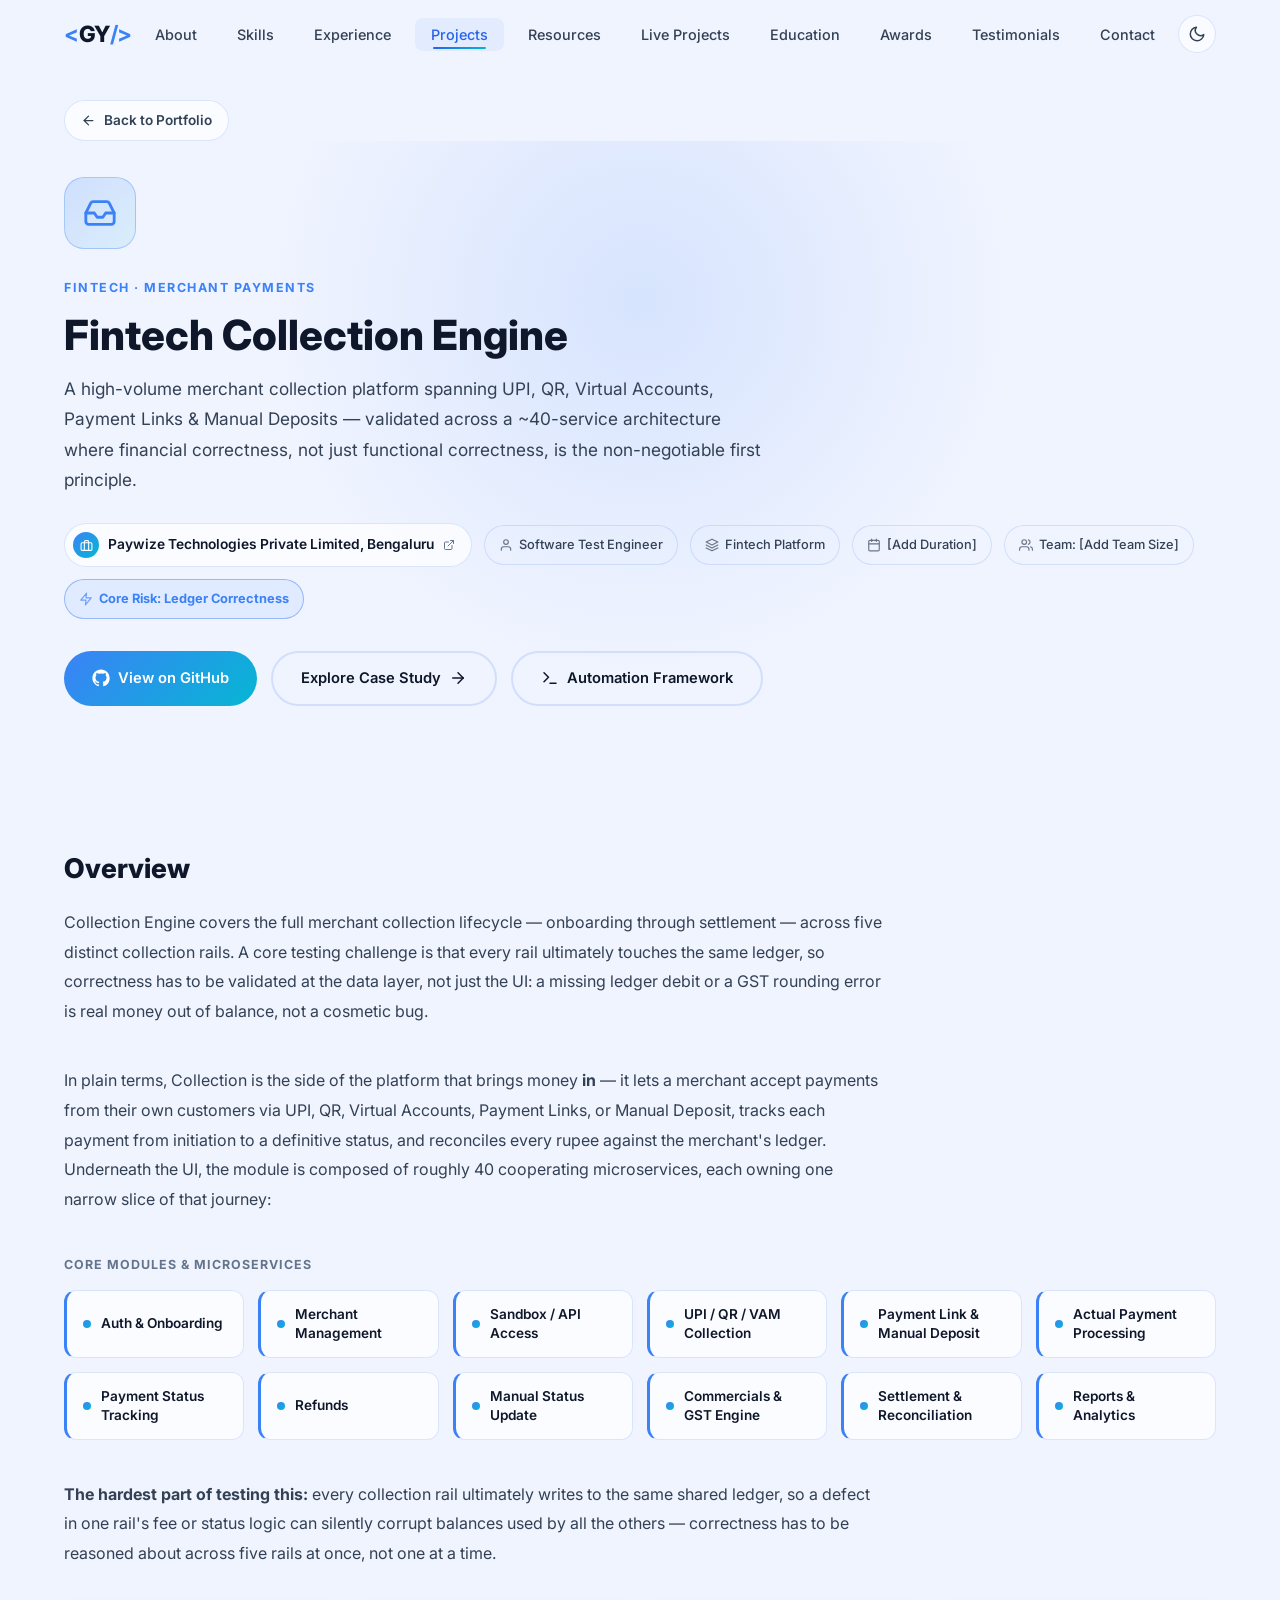
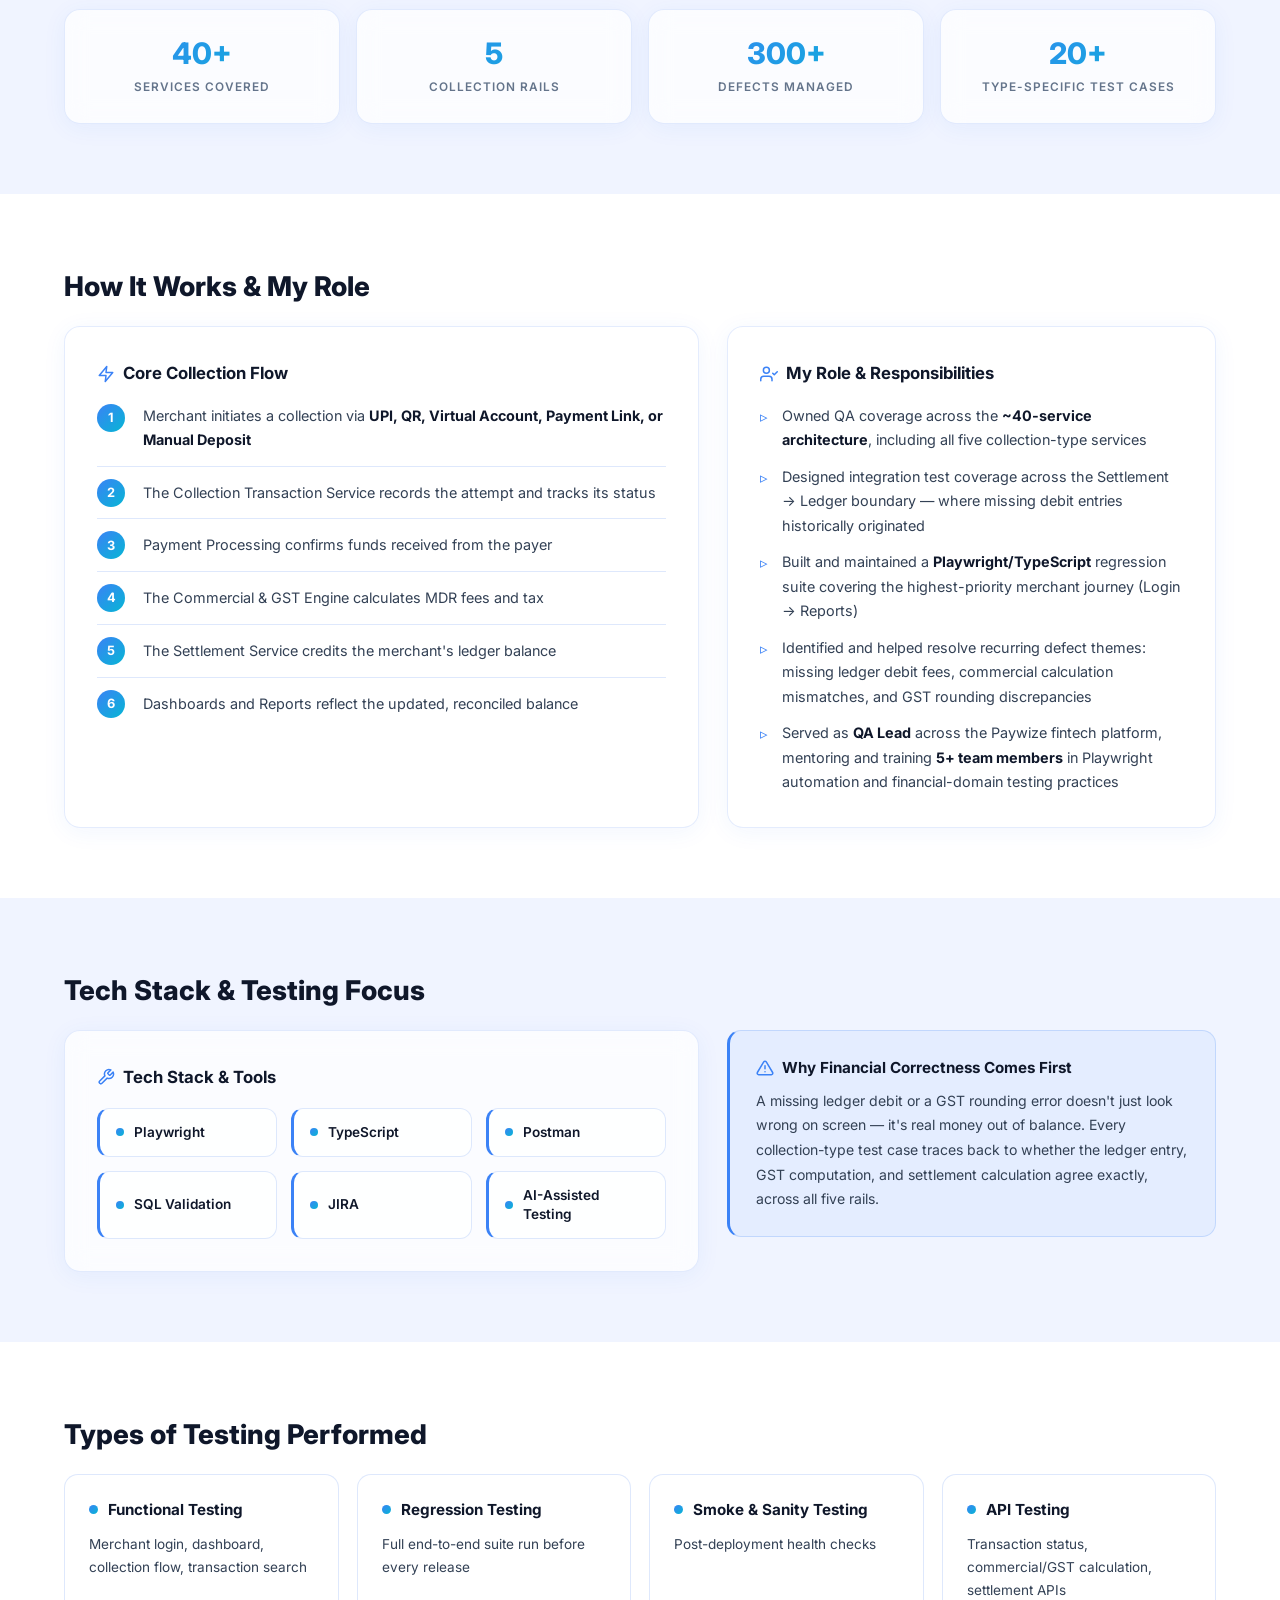
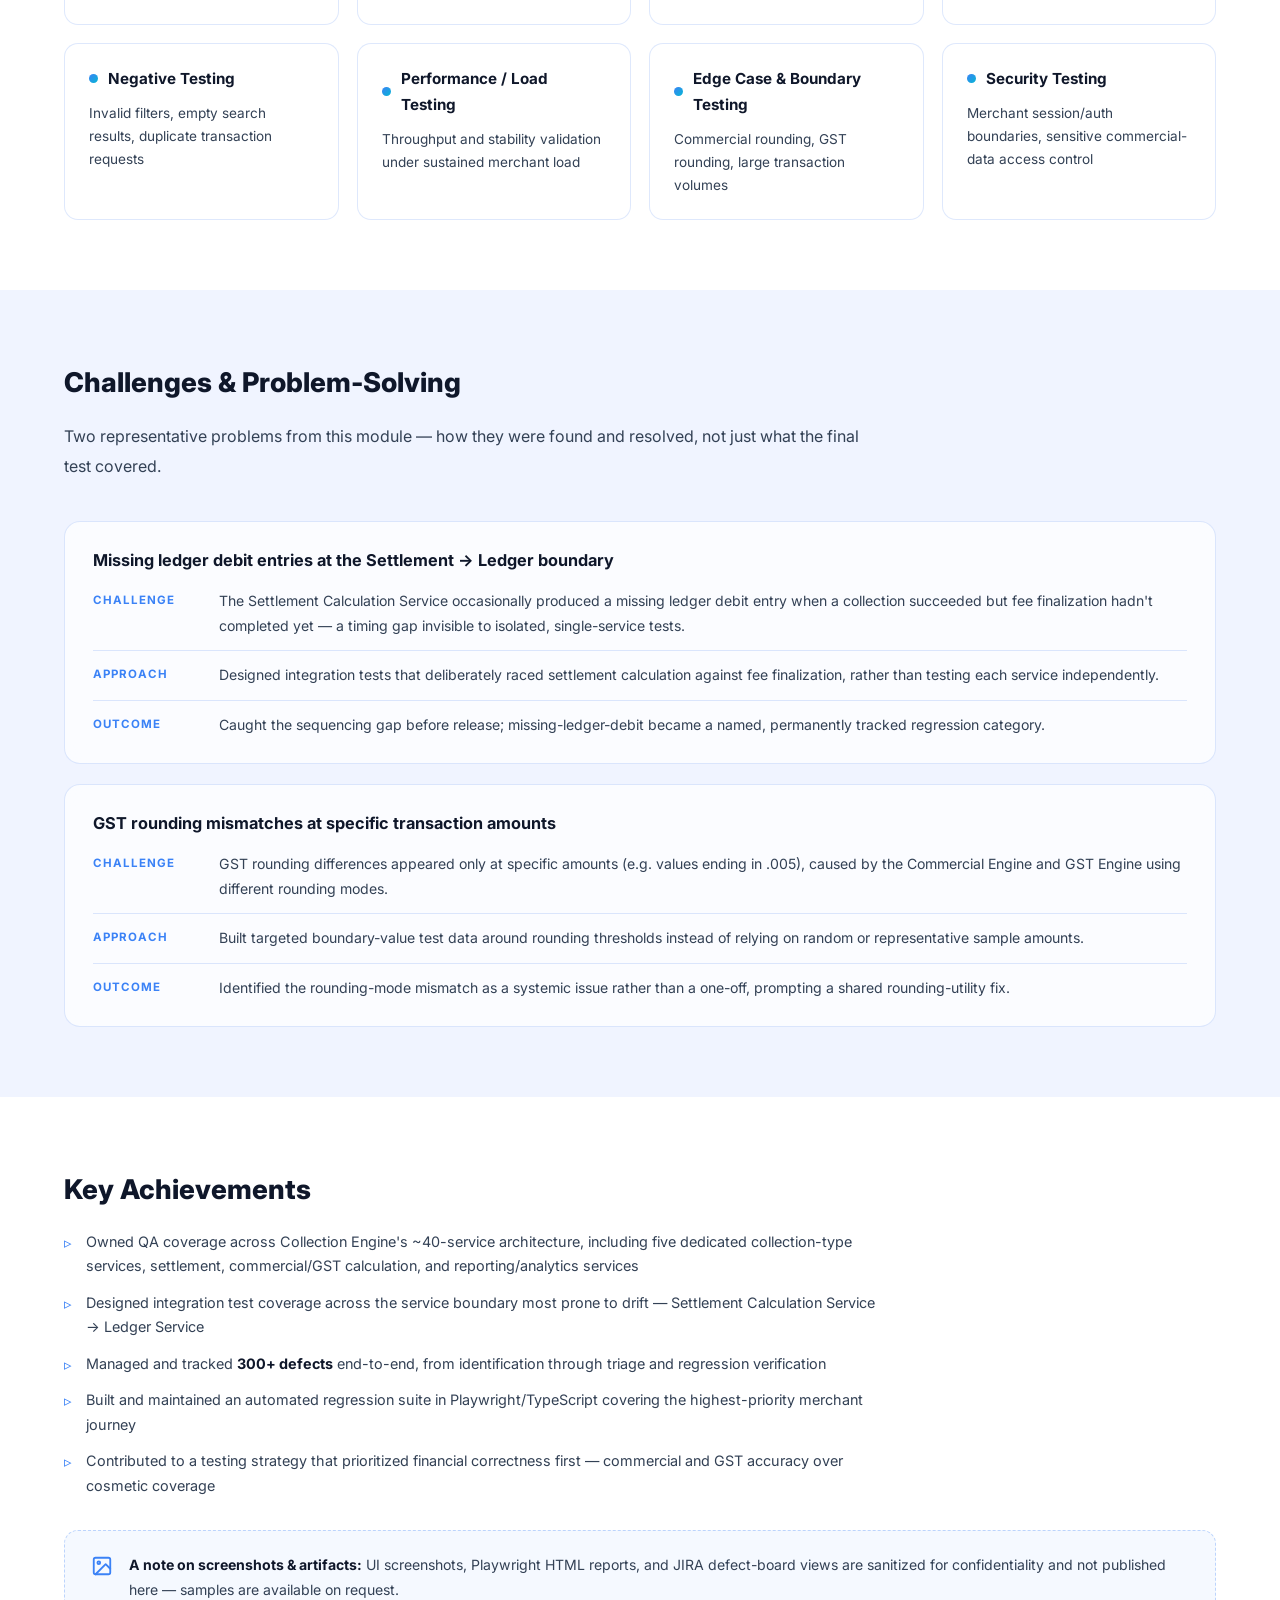
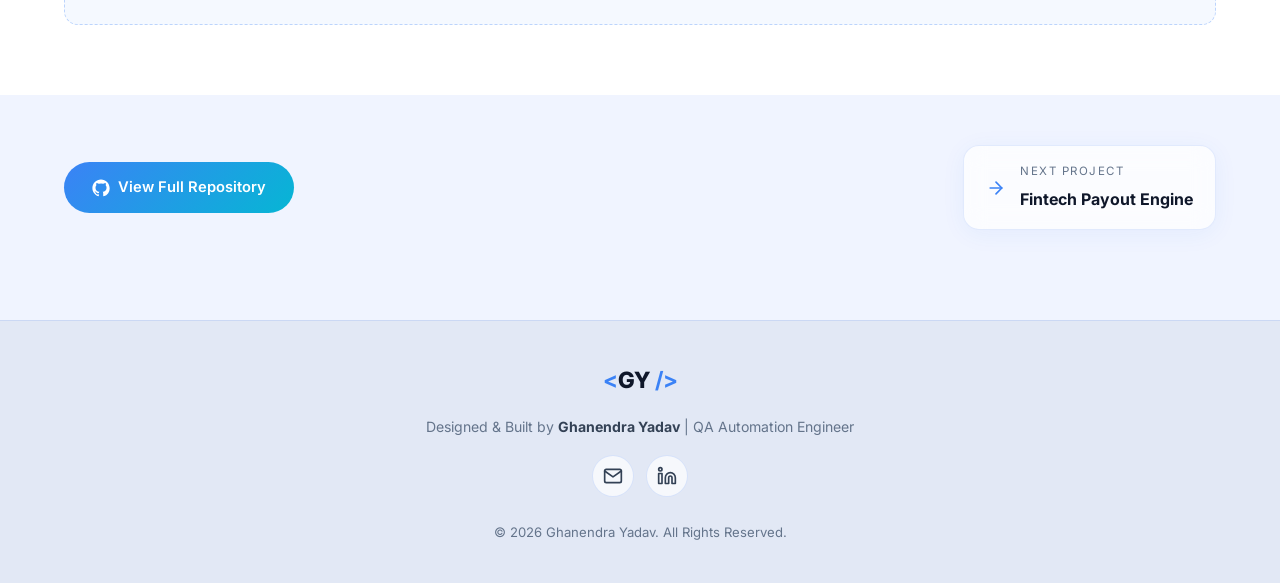
<file: projects/fintech-collection-engine/index.html>
<!DOCTYPE html>
<html lang="en">
<head>
  <meta charset="UTF-8">
  <meta name="viewport" content="width=device-width, initial-scale=1.0">
  <meta name="description" content="Fintech Collection Engine — a high-volume merchant collection platform spanning UPI, QR, Virtual Accounts, Payment Links & Manual Deposits, built at Paywize Technologies.">
  <link rel="canonical" href="https://ghanendra-sdet.github.io/ghanendra-portfolio/projects/fintech-collection-engine/">
  <meta property="og:type" content="website">
  <meta property="og:site_name" content="Ghanendra Yadav — QA Automation Engineer">
  <meta property="og:title" content="Fintech Collection Engine | Ghanendra Yadav — QA Automation Engineer">
  <meta property="og:description" content="Fintech Collection Engine — a high-volume merchant collection platform spanning UPI, QR, Virtual Accounts, Payment Links & Manual Deposits, built at Paywize Technologies.">
  <meta property="og:url" content="https://ghanendra-sdet.github.io/ghanendra-portfolio/projects/fintech-collection-engine/">
  <meta property="og:image" content="https://ghanendra-sdet.github.io/ghanendra-portfolio/assets/profile.jpg">
  <meta name="twitter:card" content="summary_large_image">
  <meta name="twitter:title" content="Fintech Collection Engine | Ghanendra Yadav — QA Automation Engineer">
  <meta name="twitter:description" content="Fintech Collection Engine — a high-volume merchant collection platform spanning UPI, QR, Virtual Accounts, Payment Links & Manual Deposits, built at Paywize Technologies.">
  <meta name="twitter:image" content="https://ghanendra-sdet.github.io/ghanendra-portfolio/assets/profile.jpg">
  <meta name="keywords" content="QA Engineer, Automation Testing, Playwright, Fintech Testing, Collection Engine, API Testing, Portfolio, Case Study">
  <meta name="author" content="Ghanendra Yadav">
  <title>Fintech Collection Engine | Ghanendra Yadav — QA Automation Engineer</title>
  <link rel="preconnect" href="https://fonts.googleapis.com">
  <link rel="preconnect" href="https://fonts.gstatic.com" crossorigin>
  <link href="https://fonts.googleapis.com/css2?family=Inter:wght@300;400;500;600;700;800;900&display=swap" rel="stylesheet" media="print" onload="this.media='all'">
  <noscript><link href="https://fonts.googleapis.com/css2?family=Inter:wght@300;400;500;600;700;800;900&display=swap" rel="stylesheet"></noscript>
  <link rel="stylesheet" href="../../style.css?v=18">
</head>
<body class="domain-fintech">
  <!-- Inline script to prevent theme flash -->
  <script>
    (function() {
      const savedTheme = localStorage.getItem('theme');
      const systemPrefersLight = window.matchMedia('(prefers-color-scheme: light)').matches;
      if (savedTheme === 'light' || (!savedTheme && systemPrefersLight)) {
        document.body.classList.add('light-mode');
      }
    })();
  </script>

  <!-- ===== NAVIGATION ===== -->
  <nav id="navbar" class="navbar">
    <div class="nav-container">
      <a href="../../index.html#hero" class="nav-logo">
        <span class="logo-bracket">&lt;</span>GY<span class="logo-bracket"> /&gt;</span>
      </a>
      <ul class="nav-links" id="nav-links">
        <li><a href="../../index.html#about" class="nav-link">About</a></li>
        <li><a href="../../index.html#skills" class="nav-link">Skills</a></li>
        <li><a href="../../index.html#experience" class="nav-link">Experience</a></li>
        <li><a href="../../index.html#projects" class="nav-link active">Projects</a></li>
        <li><a href="../../index.html#resources" class="nav-link">Resources</a></li>
        <li><a href="../../live-projects/" class="nav-link">Live Projects</a></li>
        <li><a href="../../index.html#education" class="nav-link">Education</a></li>
        <li><a href="../../index.html#awards" class="nav-link">Awards</a></li>
        <li><a href="../../index.html#testimonials" class="nav-link">Testimonials</a></li>
        <li><a href="../../index.html#contact" class="nav-link">Contact</a></li>
      </ul>
      <div class="nav-actions">
        <button class="theme-toggle" id="theme-toggle" aria-label="Toggle light/dark mode" title="Toggle theme">
          <svg class="theme-icon sun-icon" width="18" height="18" viewBox="0 0 24 24" fill="none" stroke="currentColor" stroke-width="2" stroke-linecap="round" stroke-linejoin="round">
            <circle cx="12" cy="12" r="5"/><line x1="12" y1="1" x2="12" y2="3"/><line x1="12" y1="21" x2="12" y2="23"/><line x1="4.22" y1="4.22" x2="5.64" y2="5.64"/><line x1="18.36" y1="18.36" x2="19.78" y2="19.78"/><line x1="1" y1="12" x2="3" y2="12"/><line x1="21" y1="12" x2="23" y2="12"/><line x1="4.22" y1="19.78" x2="5.64" y2="18.36"/><line x1="18.36" y1="5.64" x2="19.78" y2="4.22"/>
          </svg>
          <svg class="theme-icon moon-icon" width="18" height="18" viewBox="0 0 24 24" fill="none" stroke="currentColor" stroke-width="2" stroke-linecap="round" stroke-linejoin="round">
            <path d="M21 12.79A9 9 0 1 1 11.21 3 7 7 0 0 0 21 12.79z"/>
          </svg>
        </button>
        <button class="nav-toggle" id="nav-toggle" aria-label="Toggle navigation">
          <span class="hamburger-line"></span><span class="hamburger-line"></span><span class="hamburger-line"></span>
        </button>
      </div>
    </div>
  </nav>

  <!-- ===== BACK LINK ===== -->
  <div class="detail-backlink-wrap">
    <div class="container">
      <a href="../../index.html#projects" class="detail-backlink reveal">
        <svg width="16" height="16" viewBox="0 0 24 24" fill="none" stroke="currentColor" stroke-width="2" stroke-linecap="round" stroke-linejoin="round"><line x1="19" y1="12" x2="5" y2="12"/><polyline points="12 19 5 12 12 5"/></svg>
        Back to Portfolio
      </a>
    </div>
  </div>

  <!-- ===== HERO ===== -->
  <header class="project-detail-hero domain-fintech">
    <div class="container">
      <div class="detail-hero-icon reveal">
        <svg class="icon-svg" viewBox="0 0 24 24" fill="none" stroke="currentColor" stroke-width="2" stroke-linecap="round" stroke-linejoin="round"><polyline points="22 12 16 12 14 15 10 15 8 12 2 12"/><path d="M5.45 5.11 2 12v6a2 2 0 0 0 2 2h16a2 2 0 0 0 2-2v-6l-3.45-6.89A2 2 0 0 0 16.76 4H7.24a2 2 0 0 0-1.79 1.11z"/></svg>
      </div>
      <span class="detail-domain-label reveal">Fintech · Merchant Payments</span>
      <h1 class="detail-title reveal">Fintech Collection Engine</h1>
      <p class="detail-tagline reveal">A high-volume merchant collection platform spanning UPI, QR, Virtual Accounts, Payment Links &amp; Manual Deposits — validated across a ~40-service architecture where financial correctness, not just functional correctness, is the non-negotiable first principle.</p>
      <div class="detail-meta-row reveal">
        <a href="https://paywize.in/" target="_blank" rel="noopener noreferrer" class="company-badge">
          <span class="company-badge-icon">
            <svg viewBox="0 0 24 24" fill="none" stroke="currentColor" stroke-width="2" stroke-linecap="round" stroke-linejoin="round"><rect x="2" y="7" width="20" height="14" rx="2" ry="2"/><path d="M16 21V5a2 2 0 0 0-2-2h-4a2 2 0 0 0-2 2v16"/></svg>
          </span>
          Paywize Technologies Private Limited, Bengaluru
          <svg class="external-icon" viewBox="0 0 24 24" fill="none" stroke="currentColor" stroke-width="2" stroke-linecap="round" stroke-linejoin="round"><path d="M18 13v6a2 2 0 0 1-2 2H5a2 2 0 0 1-2-2V8a2 2 0 0 1 2-2h6"/><polyline points="15 3 21 3 21 9"/><line x1="10" y1="14" x2="21" y2="3"/></svg>
        </a>
        <span class="meta-chip">
          <svg viewBox="0 0 24 24" fill="none" stroke="currentColor" stroke-width="2" stroke-linecap="round" stroke-linejoin="round"><path d="M20 21v-2a4 4 0 0 0-4-4H8a4 4 0 0 0-4 4v2"/><circle cx="12" cy="7" r="4"/></svg>
          Software Test Engineer
        </span>
        <span class="meta-chip">
          <svg viewBox="0 0 24 24" fill="none" stroke="currentColor" stroke-width="2" stroke-linecap="round" stroke-linejoin="round"><polygon points="12 2 2 7 12 12 22 7 12 2"/><polyline points="2 17 12 22 22 17"/><polyline points="2 12 12 17 22 12"/></svg>
          Fintech Platform
        </span>
        <span class="meta-chip">
          <svg viewBox="0 0 24 24" fill="none" stroke="currentColor" stroke-width="2" stroke-linecap="round" stroke-linejoin="round"><rect x="3" y="4" width="18" height="18" rx="2" ry="2"/><line x1="16" y1="2" x2="16" y2="6"/><line x1="8" y1="2" x2="8" y2="6"/><line x1="3" y1="10" x2="21" y2="10"/></svg>
          [Add Duration]
        </span>
        <span class="meta-chip">
          <svg viewBox="0 0 24 24" fill="none" stroke="currentColor" stroke-width="2" stroke-linecap="round" stroke-linejoin="round"><path d="M17 21v-2a4 4 0 0 0-4-4H5a4 4 0 0 0-4 4v2"/><circle cx="9" cy="7" r="4"/><path d="M23 21v-2a4 4 0 0 0-3-3.87"/><path d="M16 3.13a4 4 0 0 1 0 7.75"/></svg>
          Team: [Add Team Size]
        </span>
        <span class="meta-chip meta-chip-strong">
          <svg viewBox="0 0 24 24" fill="none" stroke="currentColor" stroke-width="2" stroke-linecap="round" stroke-linejoin="round"><path d="M13 2 3 14h9l-1 8 10-12h-9l1-8z"/></svg>
          Core Risk: Ledger Correctness
        </span>
      </div>
      <div class="detail-hero-cta reveal">
        <a href="https://github.com/ghanendra-sdet/fintech-collection-engine" target="_blank" rel="noopener noreferrer" class="btn-domain">
          <svg viewBox="0 0 24 24" fill="currentColor"><path d="M12 .5C5.65.5.5 5.65.5 12c0 5.09 3.29 9.4 7.86 10.93.57.1.78-.25.78-.55v-1.94c-3.2.7-3.88-1.54-3.88-1.54-.52-1.33-1.28-1.68-1.28-1.68-1.04-.72.08-.7.08-.7 1.15.08 1.76 1.18 1.76 1.18 1.03 1.75 2.7 1.25 3.36.96.1-.75.4-1.25.73-1.54-2.55-.29-5.23-1.28-5.23-5.68 0-1.26.45-2.28 1.18-3.09-.12-.29-.51-1.46.11-3.05 0 0 .97-.31 3.18 1.18a11.05 11.05 0 0 1 5.79 0c2.2-1.49 3.17-1.18 3.17-1.18.63 1.59.24 2.76.12 3.05.74.81 1.18 1.83 1.18 3.09 0 4.41-2.69 5.39-5.25 5.67.41.36.78 1.07.78 2.15v3.19c0 .3.21.66.79.55A10.51 10.51 0 0 0 23.5 12c0-6.35-5.15-11.5-11.5-11.5z"/></svg>
          View on GitHub
        </a>
        <a href="#overview" class="btn-github-outline">
          Explore Case Study
          <svg viewBox="0 0 24 24" fill="none" stroke="currentColor" stroke-width="2" stroke-linecap="round" stroke-linejoin="round"><line x1="5" y1="12" x2="19" y2="12"/><polyline points="12 5 19 12 12 19"/></svg>
        </a>
        <a href="../../automation/" class="btn-github-outline">
          <svg viewBox="0 0 24 24" fill="none" stroke="currentColor" stroke-width="2" stroke-linecap="round" stroke-linejoin="round"><polyline points="4 17 10 11 4 5"/><line x1="12" y1="19" x2="20" y2="19"/></svg>
          Automation Framework
        </a>
      </div>
    </div>
  </header>

  <!-- ===== OVERVIEW ===== -->
  <section class="detail-section" id="overview">
    <div class="container">
      <h2 class="detail-section-heading reveal">Overview</h2>
      <p class="detail-lede reveal">Collection Engine covers the full merchant collection lifecycle — onboarding through settlement — across five distinct collection rails. A core testing challenge is that every rail ultimately touches the same ledger, so correctness has to be validated at the data layer, not just the UI: a missing ledger debit or a GST rounding error is real money out of balance, not a cosmetic bug.</p>
      <p class="detail-lede reveal">In plain terms, Collection is the side of the platform that brings money <strong>in</strong> — it lets a merchant accept payments from their own customers via UPI, QR, Virtual Accounts, Payment Links, or Manual Deposit, tracks each payment from initiation to a definitive status, and reconciles every rupee against the merchant's ledger. Underneath the UI, the module is composed of roughly 40 cooperating microservices, each owning one narrow slice of that journey:</p>
      <div class="overview-modules">
        <span class="chip-grid-label reveal">Core Modules &amp; Microservices</span>
        <div class="chip-grid reveal">
          <div class="chip-item"><span class="chip-dot"></span>Auth &amp; Onboarding</div>
          <div class="chip-item"><span class="chip-dot"></span>Merchant Management</div>
          <div class="chip-item"><span class="chip-dot"></span>Sandbox / API Access</div>
          <div class="chip-item"><span class="chip-dot"></span>UPI / QR / VAM Collection</div>
          <div class="chip-item"><span class="chip-dot"></span>Payment Link &amp; Manual Deposit</div>
          <div class="chip-item"><span class="chip-dot"></span>Actual Payment Processing</div>
          <div class="chip-item"><span class="chip-dot"></span>Payment Status Tracking</div>
          <div class="chip-item"><span class="chip-dot"></span>Refunds</div>
          <div class="chip-item"><span class="chip-dot"></span>Manual Status Update</div>
          <div class="chip-item"><span class="chip-dot"></span>Commercials &amp; GST Engine</div>
          <div class="chip-item"><span class="chip-dot"></span>Settlement &amp; Reconciliation</div>
          <div class="chip-item"><span class="chip-dot"></span>Reports &amp; Analytics</div>
        </div>
      </div>
      <p class="detail-lede reveal"><strong>The hardest part of testing this:</strong> every collection rail ultimately writes to the same shared ledger, so a defect in one rail's fee or status logic can silently corrupt balances used by all the others — correctness has to be reasoned about across five rails at once, not one at a time.</p>
      <div class="detail-stats-grid">
        <div class="detail-stat-card glass-card reveal">
          <span class="detail-stat-number">40+</span>
          <span class="detail-stat-label">Services Covered</span>
        </div>
        <div class="detail-stat-card glass-card reveal">
          <span class="detail-stat-number">5</span>
          <span class="detail-stat-label">Collection Rails</span>
        </div>
        <div class="detail-stat-card glass-card reveal">
          <span class="detail-stat-number">300+</span>
          <span class="detail-stat-label">Defects Managed</span>
        </div>
        <div class="detail-stat-card glass-card reveal">
          <span class="detail-stat-number">20+</span>
          <span class="detail-stat-label">Type-Specific Test Cases</span>
        </div>
      </div>
    </div>
  </section>

  <!-- ===== FLOW + ROLE ===== -->
  <section class="detail-section alt-bg">
    <div class="container">
      <h2 class="detail-section-heading reveal">How It Works &amp; My Role</h2>
      <div class="detail-content-grid">
        <div class="detail-card glass-card reveal">
          <h4>
            <svg viewBox="0 0 24 24" fill="none" stroke="currentColor" stroke-width="2" stroke-linecap="round" stroke-linejoin="round"><polygon points="13 2 3 14 12 14 11 22 21 10 12 10 13 2"/></svg>
            Core Collection Flow
          </h4>
          <ol class="flow-steps">
            <li>Merchant initiates a collection via <strong>UPI, QR, Virtual Account, Payment Link, or Manual Deposit</strong></li>
            <li>The Collection Transaction Service records the attempt and tracks its status</li>
            <li>Payment Processing confirms funds received from the payer</li>
            <li>The Commercial &amp; GST Engine calculates MDR fees and tax</li>
            <li>The Settlement Service credits the merchant's ledger balance</li>
            <li>Dashboards and Reports reflect the updated, reconciled balance</li>
          </ol>
        </div>
        <div class="detail-card glass-card reveal">
          <h4>
            <svg viewBox="0 0 24 24" fill="none" stroke="currentColor" stroke-width="2" stroke-linecap="round" stroke-linejoin="round"><path d="M16 21v-2a4 4 0 0 0-4-4H5a4 4 0 0 0-4 4v2"/><circle cx="8.5" cy="7" r="4"/><polyline points="17 11 19 13 23 9"/></svg>
            My Role &amp; Responsibilities
          </h4>
          <ul class="detail-highlights">
            <li>Owned QA coverage across the <strong>~40-service architecture</strong>, including all five collection-type services</li>
            <li>Designed integration test coverage across the Settlement → Ledger boundary — where missing debit entries historically originated</li>
            <li>Built and maintained a <strong>Playwright/TypeScript</strong> regression suite covering the highest-priority merchant journey (Login → Reports)</li>
            <li>Identified and helped resolve recurring defect themes: missing ledger debit fees, commercial calculation mismatches, and GST rounding discrepancies</li>
            <li>Served as <strong>QA Lead</strong> across the Paywize fintech platform, mentoring and training <strong>5+ team members</strong> in Playwright automation and financial-domain testing practices</li>
          </ul>
        </div>
      </div>
    </div>
  </section>

  <!-- ===== TECH + RISK ===== -->
  <section class="detail-section" id="tech">
    <div class="container">
      <h2 class="detail-section-heading reveal">Tech Stack &amp; Testing Focus</h2>
      <div class="detail-content-grid">
        <div class="detail-card glass-card reveal">
          <h4>
            <svg viewBox="0 0 24 24" fill="none" stroke="currentColor" stroke-width="2" stroke-linecap="round" stroke-linejoin="round"><path d="M14.7 6.3a1 1 0 0 0 0 1.4l1.6 1.6a1 1 0 0 0 1.4 0l3.77-3.77a6 6 0 0 1-7.94 7.94l-6.91 6.91a2.12 2.12 0 0 1-3-3l6.91-6.91a6 6 0 0 1 7.94-7.94l-3.76 3.76z"/></svg>
            Tech Stack &amp; Tools
          </h4>
          <div class="chip-grid">
            <div class="chip-item"><span class="chip-dot"></span>Playwright</div>
            <div class="chip-item"><span class="chip-dot"></span>TypeScript</div>
            <div class="chip-item"><span class="chip-dot"></span>Postman</div>
            <div class="chip-item"><span class="chip-dot"></span>SQL Validation</div>
            <div class="chip-item"><span class="chip-dot"></span>JIRA</div>
            <div class="chip-item"><span class="chip-dot"></span>AI-Assisted Testing</div>
          </div>
        </div>
        <div class="detail-card reveal">
          <div class="risk-callout">
            <h5>
              <svg viewBox="0 0 24 24" fill="none" stroke="currentColor" stroke-width="2" stroke-linecap="round" stroke-linejoin="round"><path d="M10.29 3.86 1.82 18a2 2 0 0 0 1.71 3h16.94a2 2 0 0 0 1.71-3L13.71 3.86a2 2 0 0 0-3.42 0z"/><line x1="12" y1="9" x2="12" y2="13"/><line x1="12" y1="17" x2="12.01" y2="17"/></svg>
              Why Financial Correctness Comes First
            </h5>
            <p>A missing ledger debit or a GST rounding error doesn't just look wrong on screen — it's real money out of balance. Every collection-type test case traces back to whether the ledger entry, GST computation, and settlement calculation agree exactly, across all five rails.</p>
          </div>
        </div>
      </div>
    </div>
  </section>

  <!-- ===== TYPES OF TESTING PERFORMED ===== -->
  <section class="detail-section alt-bg">
    <div class="container">
      <h2 class="detail-section-heading reveal">Types of Testing Performed</h2>
      <div class="testing-types-grid">
        <div class="testing-type-card reveal">
          <h5><span class="chip-dot"></span>Functional Testing</h5>
          <p>Merchant login, dashboard, collection flow, transaction search</p>
        </div>
        <div class="testing-type-card reveal">
          <h5><span class="chip-dot"></span>Regression Testing</h5>
          <p>Full end-to-end suite run before every release</p>
        </div>
        <div class="testing-type-card reveal">
          <h5><span class="chip-dot"></span>Smoke &amp; Sanity Testing</h5>
          <p>Post-deployment health checks</p>
        </div>
        <div class="testing-type-card reveal">
          <h5><span class="chip-dot"></span>API Testing</h5>
          <p>Transaction status, commercial/GST calculation, settlement APIs</p>
        </div>
        <div class="testing-type-card reveal">
          <h5><span class="chip-dot"></span>Negative Testing</h5>
          <p>Invalid filters, empty search results, duplicate transaction requests</p>
        </div>
        <div class="testing-type-card reveal">
          <h5><span class="chip-dot"></span>Performance / Load Testing</h5>
          <p>Throughput and stability validation under sustained merchant load</p>
        </div>
        <div class="testing-type-card reveal">
          <h5><span class="chip-dot"></span>Edge Case &amp; Boundary Testing</h5>
          <p>Commercial rounding, GST rounding, large transaction volumes</p>
        </div>
        <div class="testing-type-card reveal">
          <h5><span class="chip-dot"></span>Security Testing</h5>
          <p>Merchant session/auth boundaries, sensitive commercial-data access control</p>
        </div>
      </div>
    </div>
  </section>

  <!-- ===== CHALLENGES & PROBLEM-SOLVING ===== -->
  <section class="detail-section">
    <div class="container">
      <h2 class="detail-section-heading reveal">Challenges &amp; Problem-Solving</h2>
      <p class="detail-lede reveal">Two representative problems from this module — how they were found and resolved, not just what the final test covered.</p>
      <div class="challenge-card reveal">
        <h5>Missing ledger debit entries at the Settlement → Ledger boundary</h5>
        <div class="challenge-row">
          <span class="challenge-label">Challenge</span>
          <p>The Settlement Calculation Service occasionally produced a missing ledger debit entry when a collection succeeded but fee finalization hadn't completed yet — a timing gap invisible to isolated, single-service tests.</p>
        </div>
        <div class="challenge-row">
          <span class="challenge-label">Approach</span>
          <p>Designed integration tests that deliberately raced settlement calculation against fee finalization, rather than testing each service independently.</p>
        </div>
        <div class="challenge-row">
          <span class="challenge-label">Outcome</span>
          <p>Caught the sequencing gap before release; missing-ledger-debit became a named, permanently tracked regression category.</p>
        </div>
      </div>
      <div class="challenge-card reveal">
        <h5>GST rounding mismatches at specific transaction amounts</h5>
        <div class="challenge-row">
          <span class="challenge-label">Challenge</span>
          <p>GST rounding differences appeared only at specific amounts (e.g. values ending in .005), caused by the Commercial Engine and GST Engine using different rounding modes.</p>
        </div>
        <div class="challenge-row">
          <span class="challenge-label">Approach</span>
          <p>Built targeted boundary-value test data around rounding thresholds instead of relying on random or representative sample amounts.</p>
        </div>
        <div class="challenge-row">
          <span class="challenge-label">Outcome</span>
          <p>Identified the rounding-mode mismatch as a systemic issue rather than a one-off, prompting a shared rounding-utility fix.</p>
        </div>
      </div>
    </div>
  </section>

  <!-- ===== ACHIEVEMENTS ===== -->
  <section class="detail-section alt-bg">
    <div class="container">
      <h2 class="detail-section-heading reveal">Key Achievements</h2>
      <ul class="detail-highlights reveal" style="max-width: 820px;">
        <li>Owned QA coverage across Collection Engine's ~40-service architecture, including five dedicated collection-type services, settlement, commercial/GST calculation, and reporting/analytics services</li>
        <li>Designed integration test coverage across the service boundary most prone to drift — Settlement Calculation Service → Ledger Service</li>
        <li>Managed and tracked <strong>300+ defects</strong> end-to-end, from identification through triage and regression verification</li>
        <li>Built and maintained an automated regression suite in Playwright/TypeScript covering the highest-priority merchant journey</li>
        <li>Contributed to a testing strategy that prioritized financial correctness first — commercial and GST accuracy over cosmetic coverage</li>
      </ul>
      <div class="proof-note reveal" style="margin-top: 32px;">
        <svg viewBox="0 0 24 24" fill="none" stroke="currentColor" stroke-width="2" stroke-linecap="round" stroke-linejoin="round"><rect x="3" y="3" width="18" height="18" rx="2" ry="2"/><circle cx="8.5" cy="8.5" r="1.5"/><polyline points="21 15 16 10 5 21"/></svg>
        <p><strong>A note on screenshots &amp; artifacts:</strong> UI screenshots, Playwright HTML reports, and JIRA defect-board views are sanitized for confidentiality and not published here — samples are available on request.</p>
      </div>
    </div>
  </section>

  <!-- ===== FOOTER CTA ===== -->
  <section class="detail-section" style="padding-top: 0;">
    <div class="container">
      <div class="detail-footer-cta">
        <a href="https://github.com/ghanendra-sdet/fintech-collection-engine" target="_blank" rel="noopener noreferrer" class="btn-domain">
          <svg viewBox="0 0 24 24" fill="currentColor"><path d="M12 .5C5.65.5.5 5.65.5 12c0 5.09 3.29 9.4 7.86 10.93.57.1.78-.25.78-.55v-1.94c-3.2.7-3.88-1.54-3.88-1.54-.52-1.33-1.28-1.68-1.28-1.68-1.04-.72.08-.7.08-.7 1.15.08 1.76 1.18 1.76 1.18 1.03 1.75 2.7 1.25 3.36.96.1-.75.4-1.25.73-1.54-2.55-.29-5.23-1.28-5.23-5.68 0-1.26.45-2.28 1.18-3.09-.12-.29-.51-1.46.11-3.05 0 0 .97-.31 3.18 1.18a11.05 11.05 0 0 1 5.79 0c2.2-1.49 3.17-1.18 3.17-1.18.63 1.59.24 2.76.12 3.05.74.81 1.18 1.83 1.18 3.09 0 4.41-2.69 5.39-5.25 5.67.41.36.78 1.07.78 2.15v3.19c0 .3.21.66.79.55A10.51 10.51 0 0 0 23.5 12c0-6.35-5.15-11.5-11.5-11.5z"/></svg>
          View Full Repository
        </a>
        <a href="../fintech-payout-engine/" class="next-project-link glass-card">
          <svg viewBox="0 0 24 24" fill="none" stroke="currentColor" stroke-width="2" stroke-linecap="round" stroke-linejoin="round"><line x1="5" y1="12" x2="19" y2="12"/><polyline points="12 5 19 12 12 19"/></svg>
          <span>
            <span class="next-project-label">Next Project</span>
            <span class="next-project-name">Fintech Payout Engine</span>
          </span>
        </a>
      </div>
    </div>
  </section>

  <!-- ===== FOOTER ===== -->
  <footer class="footer">
    <div class="container">
      <div class="footer-content">
        <div class="footer-logo">
          <span class="logo-bracket">&lt;</span>GY<span class="logo-bracket"> /&gt;</span>
        </div>
        <p class="footer-text">Designed &amp; Built by <strong>Ghanendra Yadav</strong> | QA Automation Engineer</p>
        <div class="footer-socials">
          <a href="mailto:ghanendrablr@gmail.com" class="footer-social" aria-label="Email">
            <svg width="20" height="20" viewBox="0 0 24 24" fill="none" stroke="currentColor" stroke-width="2" stroke-linecap="round" stroke-linejoin="round"><path d="M4 4h16c1.1 0 2 .9 2 2v12c0 1.1-.9 2-2 2H4c-1.1 0-2-.9-2-2V6c0-1.1.9-2 2-2z"/><polyline points="22,6 12,13 2,6"/></svg>
          </a>
          <a href="https://linkedin.com/in/ghanendra-yadav" target="_blank" rel="noopener noreferrer" class="footer-social" aria-label="LinkedIn">
            <svg width="20" height="20" viewBox="0 0 24 24" fill="none" stroke="currentColor" stroke-width="2" stroke-linecap="round" stroke-linejoin="round"><path d="M16 8a6 6 0 0 1 6 6v7h-4v-7a2 2 0 0 0-2-2 2 2 0 0 0-2 2v7h-4v-7a6 6 0 0 1 6-6z"/><rect x="2" y="9" width="4" height="12"/><circle cx="4" cy="4" r="2"/></svg>
          </a>
        </div>
        <p class="footer-copyright">&copy; 2026 Ghanendra Yadav. All Rights Reserved.</p>
      </div>
    </div>
  </footer>

  <!-- Back to Top Button -->
  <button id="back-to-top" class="back-to-top" aria-label="Back to top">
    <svg width="24" height="24" viewBox="0 0 24 24" fill="none" stroke="currentColor" stroke-width="2" stroke-linecap="round" stroke-linejoin="round"><polyline points="18 15 12 9 6 15"/></svg>
  </button>

  <script src="../../script.js?v=2"></script>
</body>
</html>
</file>
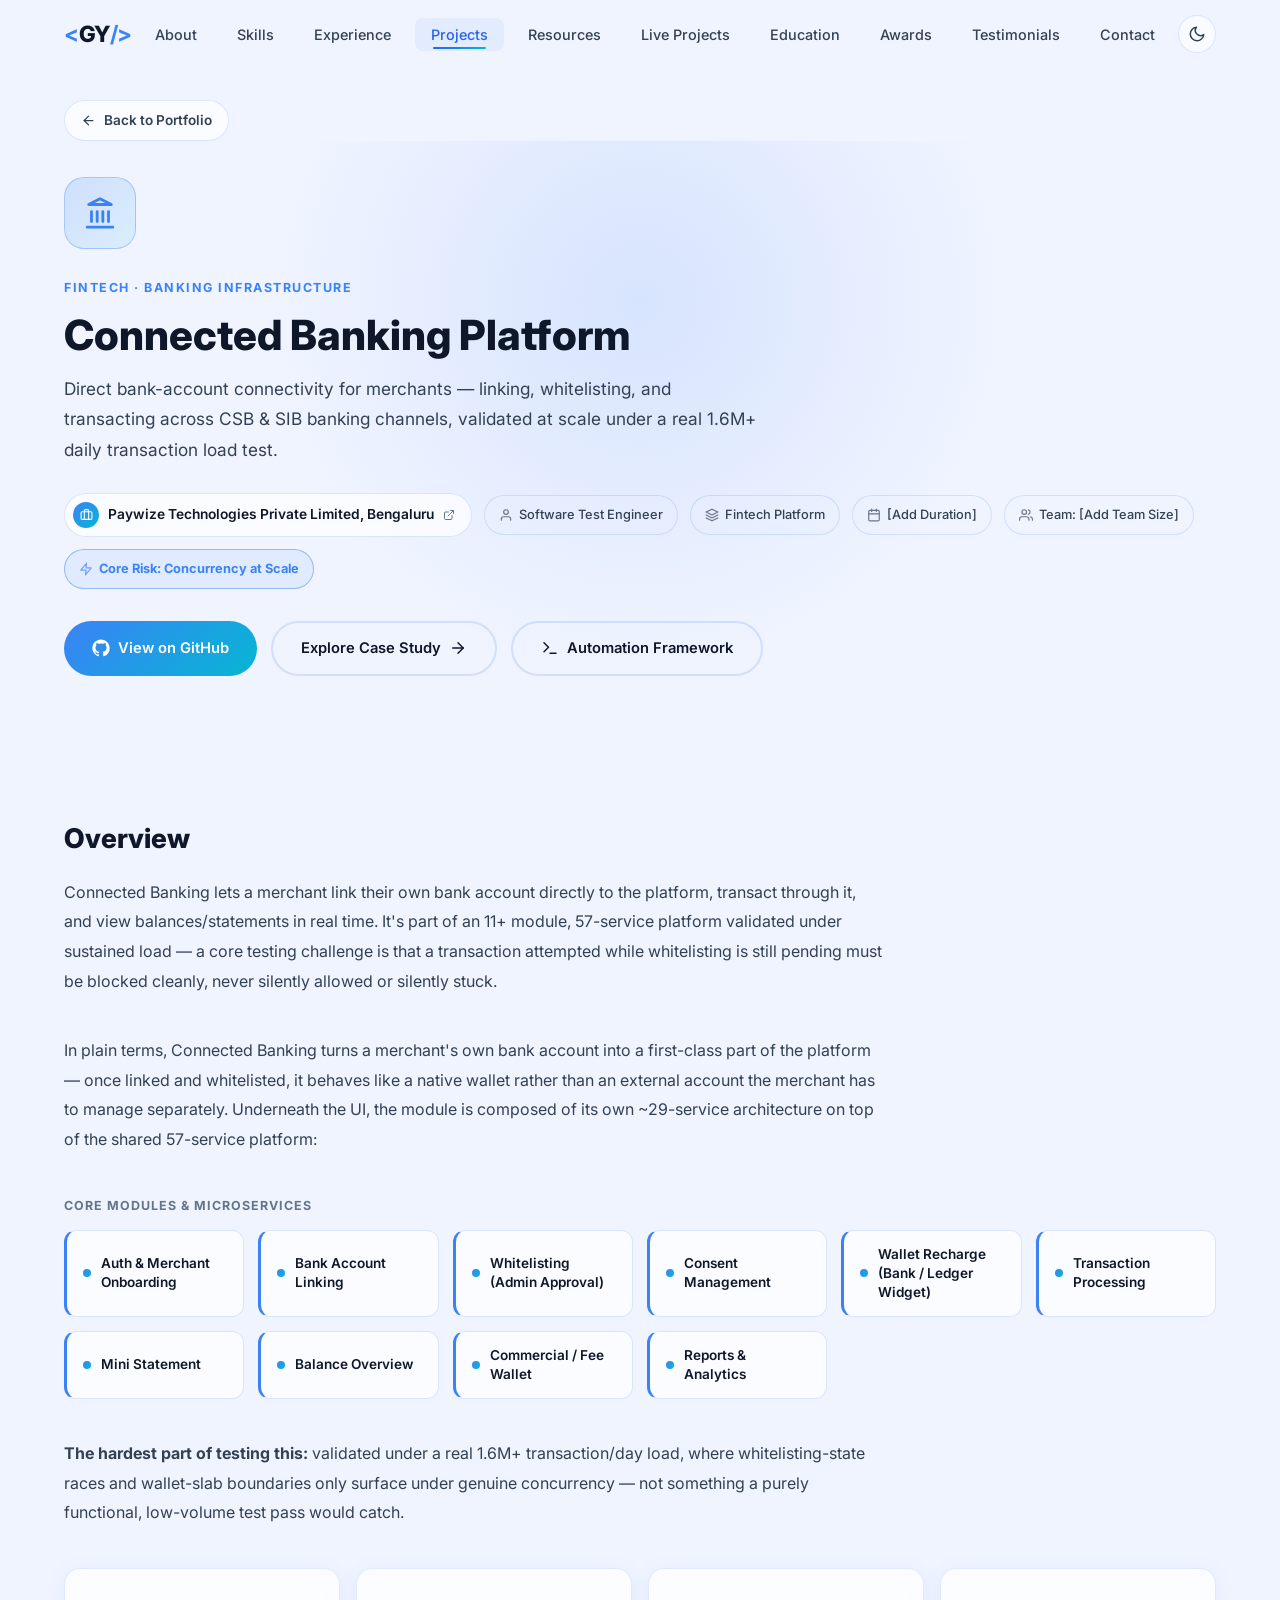
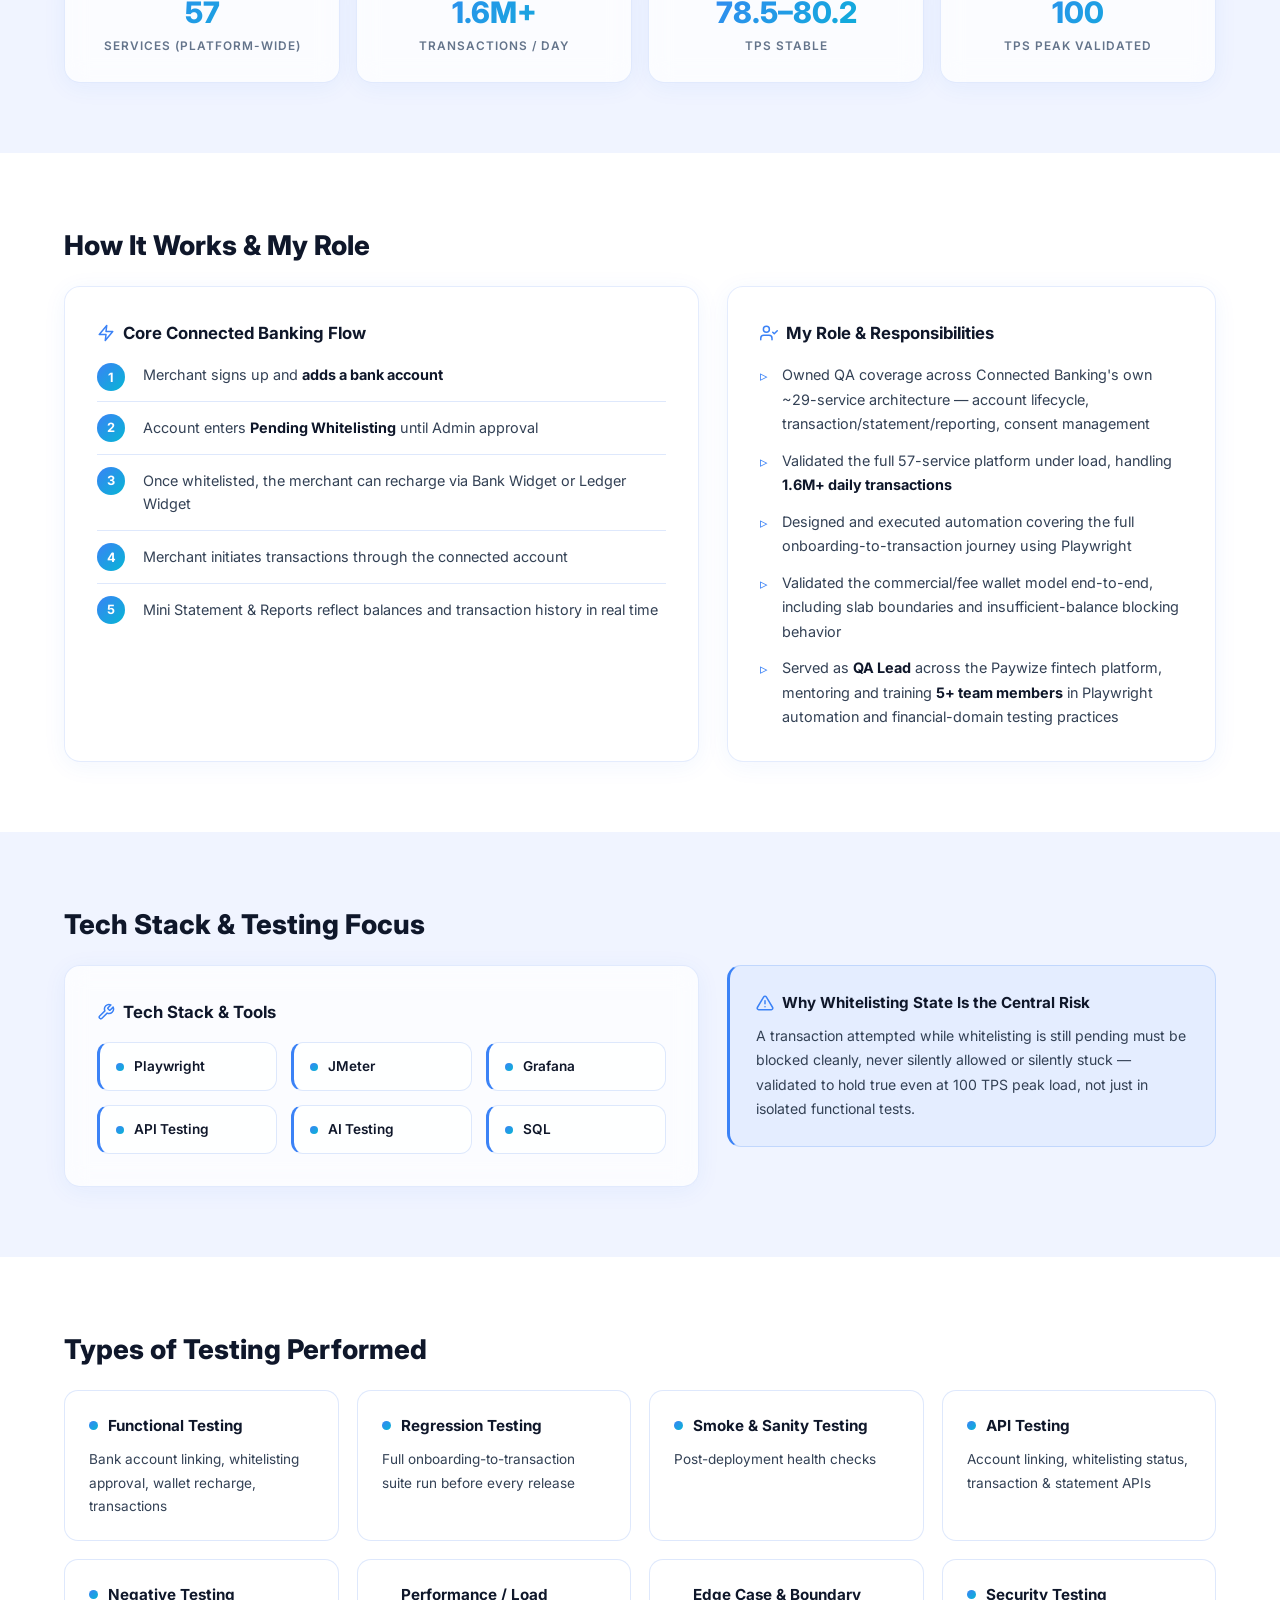
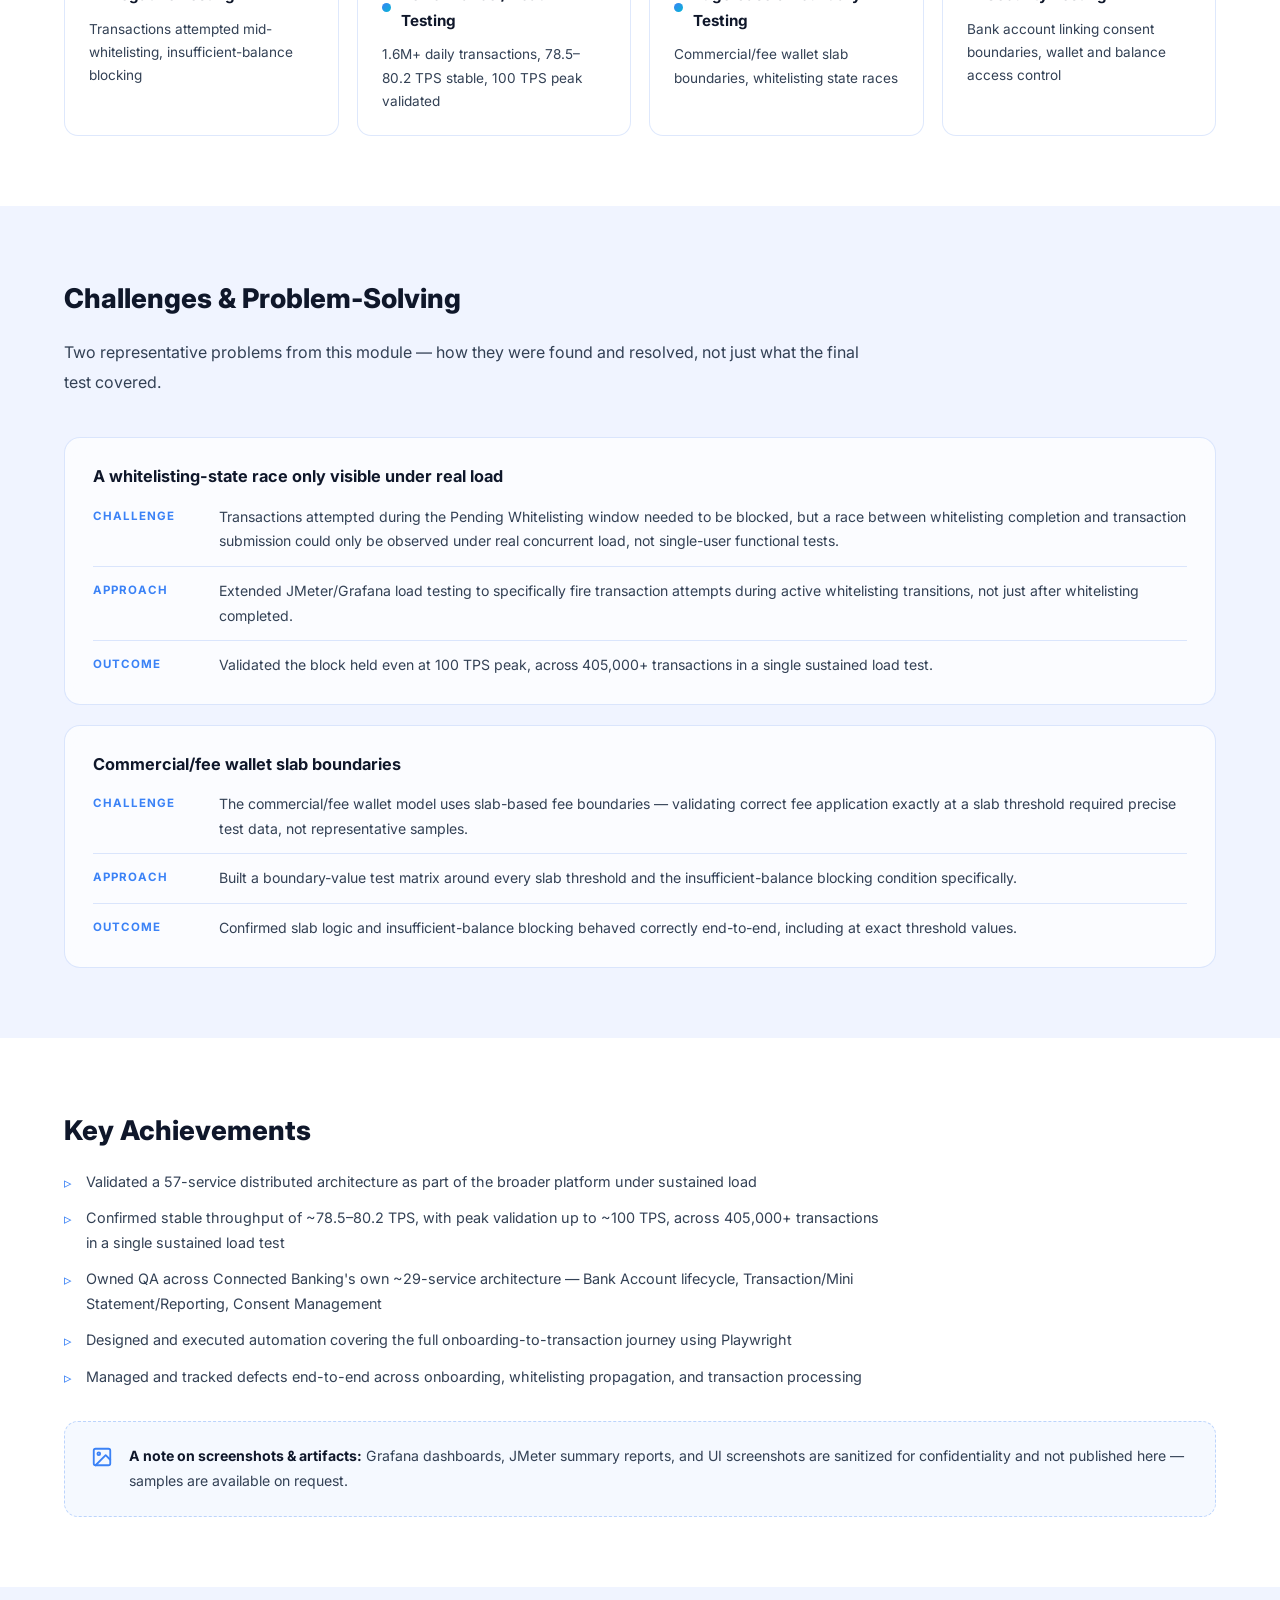
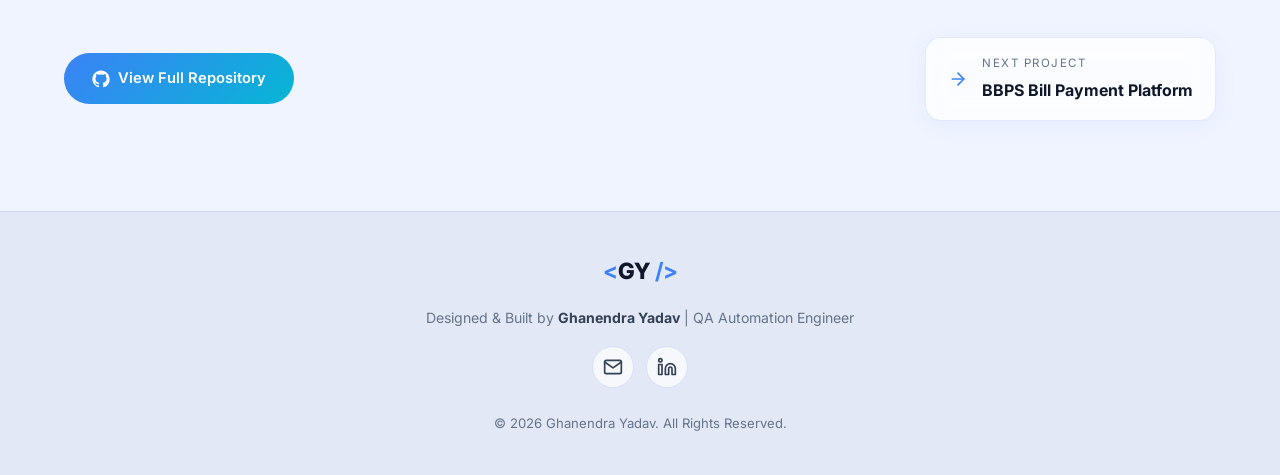
<file: projects/fintech-connected-banking/index.html>
<!DOCTYPE html>
<html lang="en">
<head>
  <meta charset="UTF-8">
  <meta name="viewport" content="width=device-width, initial-scale=1.0">
  <meta name="description" content="Connected Banking Platform — direct bank-account connectivity for merchants, validated at 1.6M+ daily transactions, built at Paywize Technologies.">
  <link rel="canonical" href="https://ghanendra-sdet.github.io/ghanendra-portfolio/projects/fintech-connected-banking/">
  <meta property="og:type" content="website">
  <meta property="og:site_name" content="Ghanendra Yadav — QA Automation Engineer">
  <meta property="og:title" content="Connected Banking Platform | Ghanendra Yadav — QA Automation Engineer">
  <meta property="og:description" content="Connected Banking Platform — direct bank-account connectivity for merchants, validated at 1.6M+ daily transactions, built at Paywize Technologies.">
  <meta property="og:url" content="https://ghanendra-sdet.github.io/ghanendra-portfolio/projects/fintech-connected-banking/">
  <meta property="og:image" content="https://ghanendra-sdet.github.io/ghanendra-portfolio/assets/profile.jpg">
  <meta name="twitter:card" content="summary_large_image">
  <meta name="twitter:title" content="Connected Banking Platform | Ghanendra Yadav — QA Automation Engineer">
  <meta name="twitter:description" content="Connected Banking Platform — direct bank-account connectivity for merchants, validated at 1.6M+ daily transactions, built at Paywize Technologies.">
  <meta name="twitter:image" content="https://ghanendra-sdet.github.io/ghanendra-portfolio/assets/profile.jpg">
  <meta name="keywords" content="QA Engineer, Automation Testing, Playwright, Fintech Testing, Connected Banking, Performance Testing, Portfolio, Case Study">
  <meta name="author" content="Ghanendra Yadav">
  <title>Connected Banking Platform | Ghanendra Yadav — QA Automation Engineer</title>
  <link rel="preconnect" href="https://fonts.googleapis.com">
  <link rel="preconnect" href="https://fonts.gstatic.com" crossorigin>
  <link href="https://fonts.googleapis.com/css2?family=Inter:wght@300;400;500;600;700;800;900&display=swap" rel="stylesheet" media="print" onload="this.media='all'">
  <noscript><link href="https://fonts.googleapis.com/css2?family=Inter:wght@300;400;500;600;700;800;900&display=swap" rel="stylesheet"></noscript>
  <link rel="stylesheet" href="../../style.css?v=18">
</head>
<body class="domain-fintech">
  <script>
    (function() {
      const savedTheme = localStorage.getItem('theme');
      const systemPrefersLight = window.matchMedia('(prefers-color-scheme: light)').matches;
      if (savedTheme === 'light' || (!savedTheme && systemPrefersLight)) {
        document.body.classList.add('light-mode');
      }
    })();
  </script>

  <!-- ===== NAVIGATION ===== -->
  <nav id="navbar" class="navbar">
    <div class="nav-container">
      <a href="../../index.html#hero" class="nav-logo">
        <span class="logo-bracket">&lt;</span>GY<span class="logo-bracket"> /&gt;</span>
      </a>
      <ul class="nav-links" id="nav-links">
        <li><a href="../../index.html#about" class="nav-link">About</a></li>
        <li><a href="../../index.html#skills" class="nav-link">Skills</a></li>
        <li><a href="../../index.html#experience" class="nav-link">Experience</a></li>
        <li><a href="../../index.html#projects" class="nav-link active">Projects</a></li>
        <li><a href="../../index.html#resources" class="nav-link">Resources</a></li>
        <li><a href="../../live-projects/" class="nav-link">Live Projects</a></li>
        <li><a href="../../index.html#education" class="nav-link">Education</a></li>
        <li><a href="../../index.html#awards" class="nav-link">Awards</a></li>
        <li><a href="../../index.html#testimonials" class="nav-link">Testimonials</a></li>
        <li><a href="../../index.html#contact" class="nav-link">Contact</a></li>
      </ul>
      <div class="nav-actions">
        <button class="theme-toggle" id="theme-toggle" aria-label="Toggle light/dark mode" title="Toggle theme">
          <svg class="theme-icon sun-icon" width="18" height="18" viewBox="0 0 24 24" fill="none" stroke="currentColor" stroke-width="2" stroke-linecap="round" stroke-linejoin="round">
            <circle cx="12" cy="12" r="5"/><line x1="12" y1="1" x2="12" y2="3"/><line x1="12" y1="21" x2="12" y2="23"/><line x1="4.22" y1="4.22" x2="5.64" y2="5.64"/><line x1="18.36" y1="18.36" x2="19.78" y2="19.78"/><line x1="1" y1="12" x2="3" y2="12"/><line x1="21" y1="12" x2="23" y2="12"/><line x1="4.22" y1="19.78" x2="5.64" y2="18.36"/><line x1="18.36" y1="5.64" x2="19.78" y2="4.22"/>
          </svg>
          <svg class="theme-icon moon-icon" width="18" height="18" viewBox="0 0 24 24" fill="none" stroke="currentColor" stroke-width="2" stroke-linecap="round" stroke-linejoin="round">
            <path d="M21 12.79A9 9 0 1 1 11.21 3 7 7 0 0 0 21 12.79z"/>
          </svg>
        </button>
        <button class="nav-toggle" id="nav-toggle" aria-label="Toggle navigation">
          <span class="hamburger-line"></span><span class="hamburger-line"></span><span class="hamburger-line"></span>
        </button>
      </div>
    </div>
  </nav>

  <!-- ===== BACK LINK ===== -->
  <div class="detail-backlink-wrap">
    <div class="container">
      <a href="../../index.html#projects" class="detail-backlink reveal">
        <svg width="16" height="16" viewBox="0 0 24 24" fill="none" stroke="currentColor" stroke-width="2" stroke-linecap="round" stroke-linejoin="round"><line x1="19" y1="12" x2="5" y2="12"/><polyline points="12 19 5 12 12 5"/></svg>
        Back to Portfolio
      </a>
    </div>
  </div>

  <!-- ===== HERO ===== -->
  <header class="project-detail-hero domain-fintech">
    <div class="container">
      <div class="detail-hero-icon reveal">
        <svg class="icon-svg" viewBox="0 0 24 24" fill="none" stroke="currentColor" stroke-width="2" stroke-linecap="round" stroke-linejoin="round"><line x1="3" y1="22" x2="21" y2="22"/><line x1="6" y1="18" x2="6" y2="11"/><line x1="10" y1="18" x2="10" y2="11"/><line x1="14" y1="18" x2="14" y2="11"/><line x1="18" y1="18" x2="18" y2="11"/><path d="m12 2 8 4H4z"/></svg>
      </div>
      <span class="detail-domain-label reveal">Fintech · Banking Infrastructure</span>
      <h1 class="detail-title reveal">Connected Banking Platform</h1>
      <p class="detail-tagline reveal">Direct bank-account connectivity for merchants — linking, whitelisting, and transacting across CSB &amp; SIB banking channels, validated at scale under a real 1.6M+ daily transaction load test.</p>
      <div class="detail-meta-row reveal">
        <a href="https://paywize.in/" target="_blank" rel="noopener noreferrer" class="company-badge">
          <span class="company-badge-icon">
            <svg viewBox="0 0 24 24" fill="none" stroke="currentColor" stroke-width="2" stroke-linecap="round" stroke-linejoin="round"><rect x="2" y="7" width="20" height="14" rx="2" ry="2"/><path d="M16 21V5a2 2 0 0 0-2-2h-4a2 2 0 0 0-2 2v16"/></svg>
          </span>
          Paywize Technologies Private Limited, Bengaluru
          <svg class="external-icon" viewBox="0 0 24 24" fill="none" stroke="currentColor" stroke-width="2" stroke-linecap="round" stroke-linejoin="round"><path d="M18 13v6a2 2 0 0 1-2 2H5a2 2 0 0 1-2-2V8a2 2 0 0 1 2-2h6"/><polyline points="15 3 21 3 21 9"/><line x1="10" y1="14" x2="21" y2="3"/></svg>
        </a>
        <span class="meta-chip">
          <svg viewBox="0 0 24 24" fill="none" stroke="currentColor" stroke-width="2" stroke-linecap="round" stroke-linejoin="round"><path d="M20 21v-2a4 4 0 0 0-4-4H8a4 4 0 0 0-4 4v2"/><circle cx="12" cy="7" r="4"/></svg>
          Software Test Engineer
        </span>
        <span class="meta-chip">
          <svg viewBox="0 0 24 24" fill="none" stroke="currentColor" stroke-width="2" stroke-linecap="round" stroke-linejoin="round"><polygon points="12 2 2 7 12 12 22 7 12 2"/><polyline points="2 17 12 22 22 17"/><polyline points="2 12 12 17 22 12"/></svg>
          Fintech Platform
        </span>
        <span class="meta-chip">
          <svg viewBox="0 0 24 24" fill="none" stroke="currentColor" stroke-width="2" stroke-linecap="round" stroke-linejoin="round"><rect x="3" y="4" width="18" height="18" rx="2" ry="2"/><line x1="16" y1="2" x2="16" y2="6"/><line x1="8" y1="2" x2="8" y2="6"/><line x1="3" y1="10" x2="21" y2="10"/></svg>
          [Add Duration]
        </span>
        <span class="meta-chip">
          <svg viewBox="0 0 24 24" fill="none" stroke="currentColor" stroke-width="2" stroke-linecap="round" stroke-linejoin="round"><path d="M17 21v-2a4 4 0 0 0-4-4H5a4 4 0 0 0-4 4v2"/><circle cx="9" cy="7" r="4"/><path d="M23 21v-2a4 4 0 0 0-3-3.87"/><path d="M16 3.13a4 4 0 0 1 0 7.75"/></svg>
          Team: [Add Team Size]
        </span>
        <span class="meta-chip meta-chip-strong">
          <svg viewBox="0 0 24 24" fill="none" stroke="currentColor" stroke-width="2" stroke-linecap="round" stroke-linejoin="round"><path d="M13 2 3 14h9l-1 8 10-12h-9l1-8z"/></svg>
          Core Risk: Concurrency at Scale
        </span>
      </div>
      <div class="detail-hero-cta reveal">
        <a href="https://github.com/ghanendra-sdet/fintech-connected-banking-platform" target="_blank" rel="noopener noreferrer" class="btn-domain">
          <svg viewBox="0 0 24 24" fill="currentColor"><path d="M12 .5C5.65.5.5 5.65.5 12c0 5.09 3.29 9.4 7.86 10.93.57.1.78-.25.78-.55v-1.94c-3.2.7-3.88-1.54-3.88-1.54-.52-1.33-1.28-1.68-1.28-1.68-1.04-.72.08-.7.08-.7 1.15.08 1.76 1.18 1.76 1.18 1.03 1.75 2.7 1.25 3.36.96.1-.75.4-1.25.73-1.54-2.55-.29-5.23-1.28-5.23-5.68 0-1.26.45-2.28 1.18-3.09-.12-.29-.51-1.46.11-3.05 0 0 .97-.31 3.18 1.18a11.05 11.05 0 0 1 5.79 0c2.2-1.49 3.17-1.18 3.17-1.18.63 1.59.24 2.76.12 3.05.74.81 1.18 1.83 1.18 3.09 0 4.41-2.69 5.39-5.25 5.67.41.36.78 1.07.78 2.15v3.19c0 .3.21.66.79.55A10.51 10.51 0 0 0 23.5 12c0-6.35-5.15-11.5-11.5-11.5z"/></svg>
          View on GitHub
        </a>
        <a href="#overview" class="btn-github-outline">
          Explore Case Study
          <svg viewBox="0 0 24 24" fill="none" stroke="currentColor" stroke-width="2" stroke-linecap="round" stroke-linejoin="round"><line x1="5" y1="12" x2="19" y2="12"/><polyline points="12 5 19 12 12 19"/></svg>
        </a>
        <a href="../../automation/" class="btn-github-outline">
          <svg viewBox="0 0 24 24" fill="none" stroke="currentColor" stroke-width="2" stroke-linecap="round" stroke-linejoin="round"><polyline points="4 17 10 11 4 5"/><line x1="12" y1="19" x2="20" y2="19"/></svg>
          Automation Framework
        </a>
      </div>
    </div>
  </header>

  <!-- ===== OVERVIEW ===== -->
  <section class="detail-section" id="overview">
    <div class="container">
      <h2 class="detail-section-heading reveal">Overview</h2>
      <p class="detail-lede reveal">Connected Banking lets a merchant link their own bank account directly to the platform, transact through it, and view balances/statements in real time. It's part of an 11+ module, 57-service platform validated under sustained load — a core testing challenge is that a transaction attempted while whitelisting is still pending must be blocked cleanly, never silently allowed or silently stuck.</p>
      <p class="detail-lede reveal">In plain terms, Connected Banking turns a merchant's own bank account into a first-class part of the platform — once linked and whitelisted, it behaves like a native wallet rather than an external account the merchant has to manage separately. Underneath the UI, the module is composed of its own ~29-service architecture on top of the shared 57-service platform:</p>
      <div class="overview-modules">
        <span class="chip-grid-label reveal">Core Modules &amp; Microservices</span>
        <div class="chip-grid reveal">
          <div class="chip-item"><span class="chip-dot"></span>Auth &amp; Merchant Onboarding</div>
          <div class="chip-item"><span class="chip-dot"></span>Bank Account Linking</div>
          <div class="chip-item"><span class="chip-dot"></span>Whitelisting (Admin Approval)</div>
          <div class="chip-item"><span class="chip-dot"></span>Consent Management</div>
          <div class="chip-item"><span class="chip-dot"></span>Wallet Recharge (Bank / Ledger Widget)</div>
          <div class="chip-item"><span class="chip-dot"></span>Transaction Processing</div>
          <div class="chip-item"><span class="chip-dot"></span>Mini Statement</div>
          <div class="chip-item"><span class="chip-dot"></span>Balance Overview</div>
          <div class="chip-item"><span class="chip-dot"></span>Commercial / Fee Wallet</div>
          <div class="chip-item"><span class="chip-dot"></span>Reports &amp; Analytics</div>
        </div>
      </div>
      <p class="detail-lede reveal"><strong>The hardest part of testing this:</strong> validated under a real 1.6M+ transaction/day load, where whitelisting-state races and wallet-slab boundaries only surface under genuine concurrency — not something a purely functional, low-volume test pass would catch.</p>
      <div class="detail-stats-grid">
        <div class="detail-stat-card glass-card reveal">
          <span class="detail-stat-number">57</span>
          <span class="detail-stat-label">Services (Platform-Wide)</span>
        </div>
        <div class="detail-stat-card glass-card reveal">
          <span class="detail-stat-number">1.6M+</span>
          <span class="detail-stat-label">Transactions / Day</span>
        </div>
        <div class="detail-stat-card glass-card reveal">
          <span class="detail-stat-number">78.5–80.2</span>
          <span class="detail-stat-label">TPS Stable</span>
        </div>
        <div class="detail-stat-card glass-card reveal">
          <span class="detail-stat-number">100</span>
          <span class="detail-stat-label">TPS Peak Validated</span>
        </div>
      </div>
    </div>
  </section>

  <!-- ===== FLOW + ROLE ===== -->
  <section class="detail-section alt-bg">
    <div class="container">
      <h2 class="detail-section-heading reveal">How It Works &amp; My Role</h2>
      <div class="detail-content-grid">
        <div class="detail-card glass-card reveal">
          <h4>
            <svg viewBox="0 0 24 24" fill="none" stroke="currentColor" stroke-width="2" stroke-linecap="round" stroke-linejoin="round"><polygon points="13 2 3 14 12 14 11 22 21 10 12 10 13 2"/></svg>
            Core Connected Banking Flow
          </h4>
          <ol class="flow-steps">
            <li>Merchant signs up and <strong>adds a bank account</strong></li>
            <li>Account enters <strong>Pending Whitelisting</strong> until Admin approval</li>
            <li>Once whitelisted, the merchant can recharge via Bank Widget or Ledger Widget</li>
            <li>Merchant initiates transactions through the connected account</li>
            <li>Mini Statement &amp; Reports reflect balances and transaction history in real time</li>
          </ol>
        </div>
        <div class="detail-card glass-card reveal">
          <h4>
            <svg viewBox="0 0 24 24" fill="none" stroke="currentColor" stroke-width="2" stroke-linecap="round" stroke-linejoin="round"><path d="M16 21v-2a4 4 0 0 0-4-4H5a4 4 0 0 0-4 4v2"/><circle cx="8.5" cy="7" r="4"/><polyline points="17 11 19 13 23 9"/></svg>
            My Role &amp; Responsibilities
          </h4>
          <ul class="detail-highlights">
            <li>Owned QA coverage across Connected Banking's own ~29-service architecture — account lifecycle, transaction/statement/reporting, consent management</li>
            <li>Validated the full 57-service platform under load, handling <strong>1.6M+ daily transactions</strong></li>
            <li>Designed and executed automation covering the full onboarding-to-transaction journey using Playwright</li>
            <li>Validated the commercial/fee wallet model end-to-end, including slab boundaries and insufficient-balance blocking behavior</li>
            <li>Served as <strong>QA Lead</strong> across the Paywize fintech platform, mentoring and training <strong>5+ team members</strong> in Playwright automation and financial-domain testing practices</li>
          </ul>
        </div>
      </div>
    </div>
  </section>

  <!-- ===== TECH + RISK ===== -->
  <section class="detail-section" id="tech">
    <div class="container">
      <h2 class="detail-section-heading reveal">Tech Stack &amp; Testing Focus</h2>
      <div class="detail-content-grid">
        <div class="detail-card glass-card reveal">
          <h4>
            <svg viewBox="0 0 24 24" fill="none" stroke="currentColor" stroke-width="2" stroke-linecap="round" stroke-linejoin="round"><path d="M14.7 6.3a1 1 0 0 0 0 1.4l1.6 1.6a1 1 0 0 0 1.4 0l3.77-3.77a6 6 0 0 1-7.94 7.94l-6.91 6.91a2.12 2.12 0 0 1-3-3l6.91-6.91a6 6 0 0 1 7.94-7.94l-3.76 3.76z"/></svg>
            Tech Stack &amp; Tools
          </h4>
          <div class="chip-grid">
            <div class="chip-item"><span class="chip-dot"></span>Playwright</div>
            <div class="chip-item"><span class="chip-dot"></span>JMeter</div>
            <div class="chip-item"><span class="chip-dot"></span>Grafana</div>
            <div class="chip-item"><span class="chip-dot"></span>API Testing</div>
            <div class="chip-item"><span class="chip-dot"></span>AI Testing</div>
            <div class="chip-item"><span class="chip-dot"></span>SQL</div>
          </div>
        </div>
        <div class="detail-card reveal">
          <div class="risk-callout">
            <h5>
              <svg viewBox="0 0 24 24" fill="none" stroke="currentColor" stroke-width="2" stroke-linecap="round" stroke-linejoin="round"><path d="M10.29 3.86 1.82 18a2 2 0 0 0 1.71 3h16.94a2 2 0 0 0 1.71-3L13.71 3.86a2 2 0 0 0-3.42 0z"/><line x1="12" y1="9" x2="12" y2="13"/><line x1="12" y1="17" x2="12.01" y2="17"/></svg>
              Why Whitelisting State Is the Central Risk
            </h5>
            <p>A transaction attempted while whitelisting is still pending must be blocked cleanly, never silently allowed or silently stuck — validated to hold true even at 100 TPS peak load, not just in isolated functional tests.</p>
          </div>
        </div>
      </div>
    </div>
  </section>

  <!-- ===== TYPES OF TESTING PERFORMED ===== -->
  <section class="detail-section alt-bg">
    <div class="container">
      <h2 class="detail-section-heading reveal">Types of Testing Performed</h2>
      <div class="testing-types-grid">
        <div class="testing-type-card reveal">
          <h5><span class="chip-dot"></span>Functional Testing</h5>
          <p>Bank account linking, whitelisting approval, wallet recharge, transactions</p>
        </div>
        <div class="testing-type-card reveal">
          <h5><span class="chip-dot"></span>Regression Testing</h5>
          <p>Full onboarding-to-transaction suite run before every release</p>
        </div>
        <div class="testing-type-card reveal">
          <h5><span class="chip-dot"></span>Smoke &amp; Sanity Testing</h5>
          <p>Post-deployment health checks</p>
        </div>
        <div class="testing-type-card reveal">
          <h5><span class="chip-dot"></span>API Testing</h5>
          <p>Account linking, whitelisting status, transaction &amp; statement APIs</p>
        </div>
        <div class="testing-type-card reveal">
          <h5><span class="chip-dot"></span>Negative Testing</h5>
          <p>Transactions attempted mid-whitelisting, insufficient-balance blocking</p>
        </div>
        <div class="testing-type-card reveal">
          <h5><span class="chip-dot"></span>Performance / Load Testing</h5>
          <p>1.6M+ daily transactions, 78.5–80.2 TPS stable, 100 TPS peak validated</p>
        </div>
        <div class="testing-type-card reveal">
          <h5><span class="chip-dot"></span>Edge Case &amp; Boundary Testing</h5>
          <p>Commercial/fee wallet slab boundaries, whitelisting state races</p>
        </div>
        <div class="testing-type-card reveal">
          <h5><span class="chip-dot"></span>Security Testing</h5>
          <p>Bank account linking consent boundaries, wallet and balance access control</p>
        </div>
      </div>
    </div>
  </section>

  <!-- ===== CHALLENGES & PROBLEM-SOLVING ===== -->
  <section class="detail-section">
    <div class="container">
      <h2 class="detail-section-heading reveal">Challenges &amp; Problem-Solving</h2>
      <p class="detail-lede reveal">Two representative problems from this module — how they were found and resolved, not just what the final test covered.</p>
      <div class="challenge-card reveal">
        <h5>A whitelisting-state race only visible under real load</h5>
        <div class="challenge-row">
          <span class="challenge-label">Challenge</span>
          <p>Transactions attempted during the Pending Whitelisting window needed to be blocked, but a race between whitelisting completion and transaction submission could only be observed under real concurrent load, not single-user functional tests.</p>
        </div>
        <div class="challenge-row">
          <span class="challenge-label">Approach</span>
          <p>Extended JMeter/Grafana load testing to specifically fire transaction attempts during active whitelisting transitions, not just after whitelisting completed.</p>
        </div>
        <div class="challenge-row">
          <span class="challenge-label">Outcome</span>
          <p>Validated the block held even at 100 TPS peak, across 405,000+ transactions in a single sustained load test.</p>
        </div>
      </div>
      <div class="challenge-card reveal">
        <h5>Commercial/fee wallet slab boundaries</h5>
        <div class="challenge-row">
          <span class="challenge-label">Challenge</span>
          <p>The commercial/fee wallet model uses slab-based fee boundaries — validating correct fee application exactly at a slab threshold required precise test data, not representative samples.</p>
        </div>
        <div class="challenge-row">
          <span class="challenge-label">Approach</span>
          <p>Built a boundary-value test matrix around every slab threshold and the insufficient-balance blocking condition specifically.</p>
        </div>
        <div class="challenge-row">
          <span class="challenge-label">Outcome</span>
          <p>Confirmed slab logic and insufficient-balance blocking behaved correctly end-to-end, including at exact threshold values.</p>
        </div>
      </div>
    </div>
  </section>

  <!-- ===== ACHIEVEMENTS ===== -->
  <section class="detail-section alt-bg">
    <div class="container">
      <h2 class="detail-section-heading reveal">Key Achievements</h2>
      <ul class="detail-highlights reveal" style="max-width: 820px;">
        <li>Validated a 57-service distributed architecture as part of the broader platform under sustained load</li>
        <li>Confirmed stable throughput of ~78.5–80.2 TPS, with peak validation up to ~100 TPS, across 405,000+ transactions in a single sustained load test</li>
        <li>Owned QA across Connected Banking's own ~29-service architecture — Bank Account lifecycle, Transaction/Mini Statement/Reporting, Consent Management</li>
        <li>Designed and executed automation covering the full onboarding-to-transaction journey using Playwright</li>
        <li>Managed and tracked defects end-to-end across onboarding, whitelisting propagation, and transaction processing</li>
      </ul>
      <div class="proof-note reveal" style="margin-top: 32px;">
        <svg viewBox="0 0 24 24" fill="none" stroke="currentColor" stroke-width="2" stroke-linecap="round" stroke-linejoin="round"><rect x="3" y="3" width="18" height="18" rx="2" ry="2"/><circle cx="8.5" cy="8.5" r="1.5"/><polyline points="21 15 16 10 5 21"/></svg>
        <p><strong>A note on screenshots &amp; artifacts:</strong> Grafana dashboards, JMeter summary reports, and UI screenshots are sanitized for confidentiality and not published here — samples are available on request.</p>
      </div>
    </div>
  </section>

  <!-- ===== FOOTER CTA ===== -->
  <section class="detail-section" style="padding-top: 0;">
    <div class="container">
      <div class="detail-footer-cta">
        <a href="https://github.com/ghanendra-sdet/fintech-connected-banking-platform" target="_blank" rel="noopener noreferrer" class="btn-domain">
          <svg viewBox="0 0 24 24" fill="currentColor"><path d="M12 .5C5.65.5.5 5.65.5 12c0 5.09 3.29 9.4 7.86 10.93.57.1.78-.25.78-.55v-1.94c-3.2.7-3.88-1.54-3.88-1.54-.52-1.33-1.28-1.68-1.28-1.68-1.04-.72.08-.7.08-.7 1.15.08 1.76 1.18 1.76 1.18 1.03 1.75 2.7 1.25 3.36.96.1-.75.4-1.25.73-1.54-2.55-.29-5.23-1.28-5.23-5.68 0-1.26.45-2.28 1.18-3.09-.12-.29-.51-1.46.11-3.05 0 0 .97-.31 3.18 1.18a11.05 11.05 0 0 1 5.79 0c2.2-1.49 3.17-1.18 3.17-1.18.63 1.59.24 2.76.12 3.05.74.81 1.18 1.83 1.18 3.09 0 4.41-2.69 5.39-5.25 5.67.41.36.78 1.07.78 2.15v3.19c0 .3.21.66.79.55A10.51 10.51 0 0 0 23.5 12c0-6.35-5.15-11.5-11.5-11.5z"/></svg>
          View Full Repository
        </a>
        <a href="../bbps-bill-payment/" class="next-project-link glass-card">
          <svg viewBox="0 0 24 24" fill="none" stroke="currentColor" stroke-width="2" stroke-linecap="round" stroke-linejoin="round"><line x1="5" y1="12" x2="19" y2="12"/><polyline points="12 5 19 12 12 19"/></svg>
          <span>
            <span class="next-project-label">Next Project</span>
            <span class="next-project-name">BBPS Bill Payment Platform</span>
          </span>
        </a>
      </div>
    </div>
  </section>

  <!-- ===== FOOTER ===== -->
  <footer class="footer">
    <div class="container">
      <div class="footer-content">
        <div class="footer-logo">
          <span class="logo-bracket">&lt;</span>GY<span class="logo-bracket"> /&gt;</span>
        </div>
        <p class="footer-text">Designed &amp; Built by <strong>Ghanendra Yadav</strong> | QA Automation Engineer</p>
        <div class="footer-socials">
          <a href="mailto:ghanendrablr@gmail.com" class="footer-social" aria-label="Email">
            <svg width="20" height="20" viewBox="0 0 24 24" fill="none" stroke="currentColor" stroke-width="2" stroke-linecap="round" stroke-linejoin="round"><path d="M4 4h16c1.1 0 2 .9 2 2v12c0 1.1-.9 2-2 2H4c-1.1 0-2-.9-2-2V6c0-1.1.9-2 2-2z"/><polyline points="22,6 12,13 2,6"/></svg>
          </a>
          <a href="https://linkedin.com/in/ghanendra-yadav" target="_blank" rel="noopener noreferrer" class="footer-social" aria-label="LinkedIn">
            <svg width="20" height="20" viewBox="0 0 24 24" fill="none" stroke="currentColor" stroke-width="2" stroke-linecap="round" stroke-linejoin="round"><path d="M16 8a6 6 0 0 1 6 6v7h-4v-7a2 2 0 0 0-2-2 2 2 0 0 0-2 2v7h-4v-7a6 6 0 0 1 6-6z"/><rect x="2" y="9" width="4" height="12"/><circle cx="4" cy="4" r="2"/></svg>
          </a>
        </div>
        <p class="footer-copyright">&copy; 2026 Ghanendra Yadav. All Rights Reserved.</p>
      </div>
    </div>
  </footer>

  <button id="back-to-top" class="back-to-top" aria-label="Back to top">
    <svg width="24" height="24" viewBox="0 0 24 24" fill="none" stroke="currentColor" stroke-width="2" stroke-linecap="round" stroke-linejoin="round"><polyline points="18 15 12 9 6 15"/></svg>
  </button>

  <script src="../../script.js?v=2"></script>
</body>
</html>
</file>
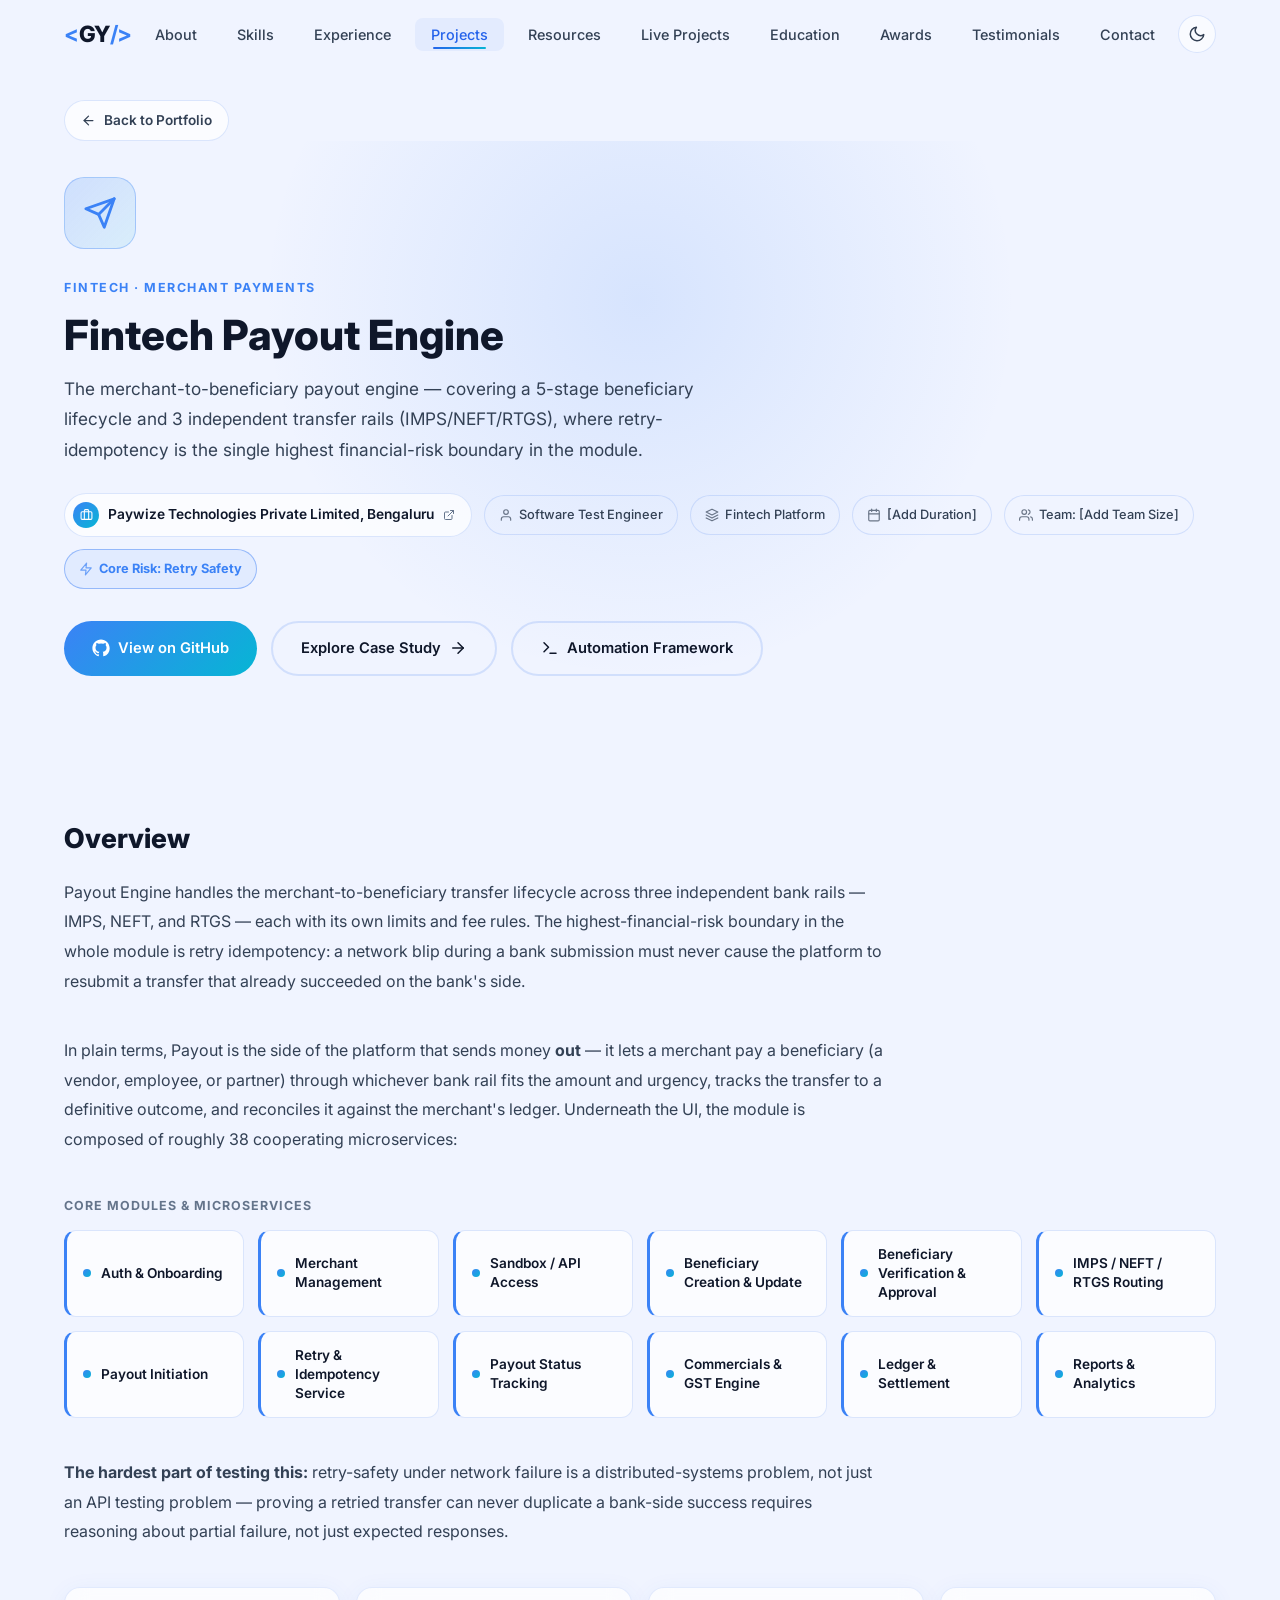
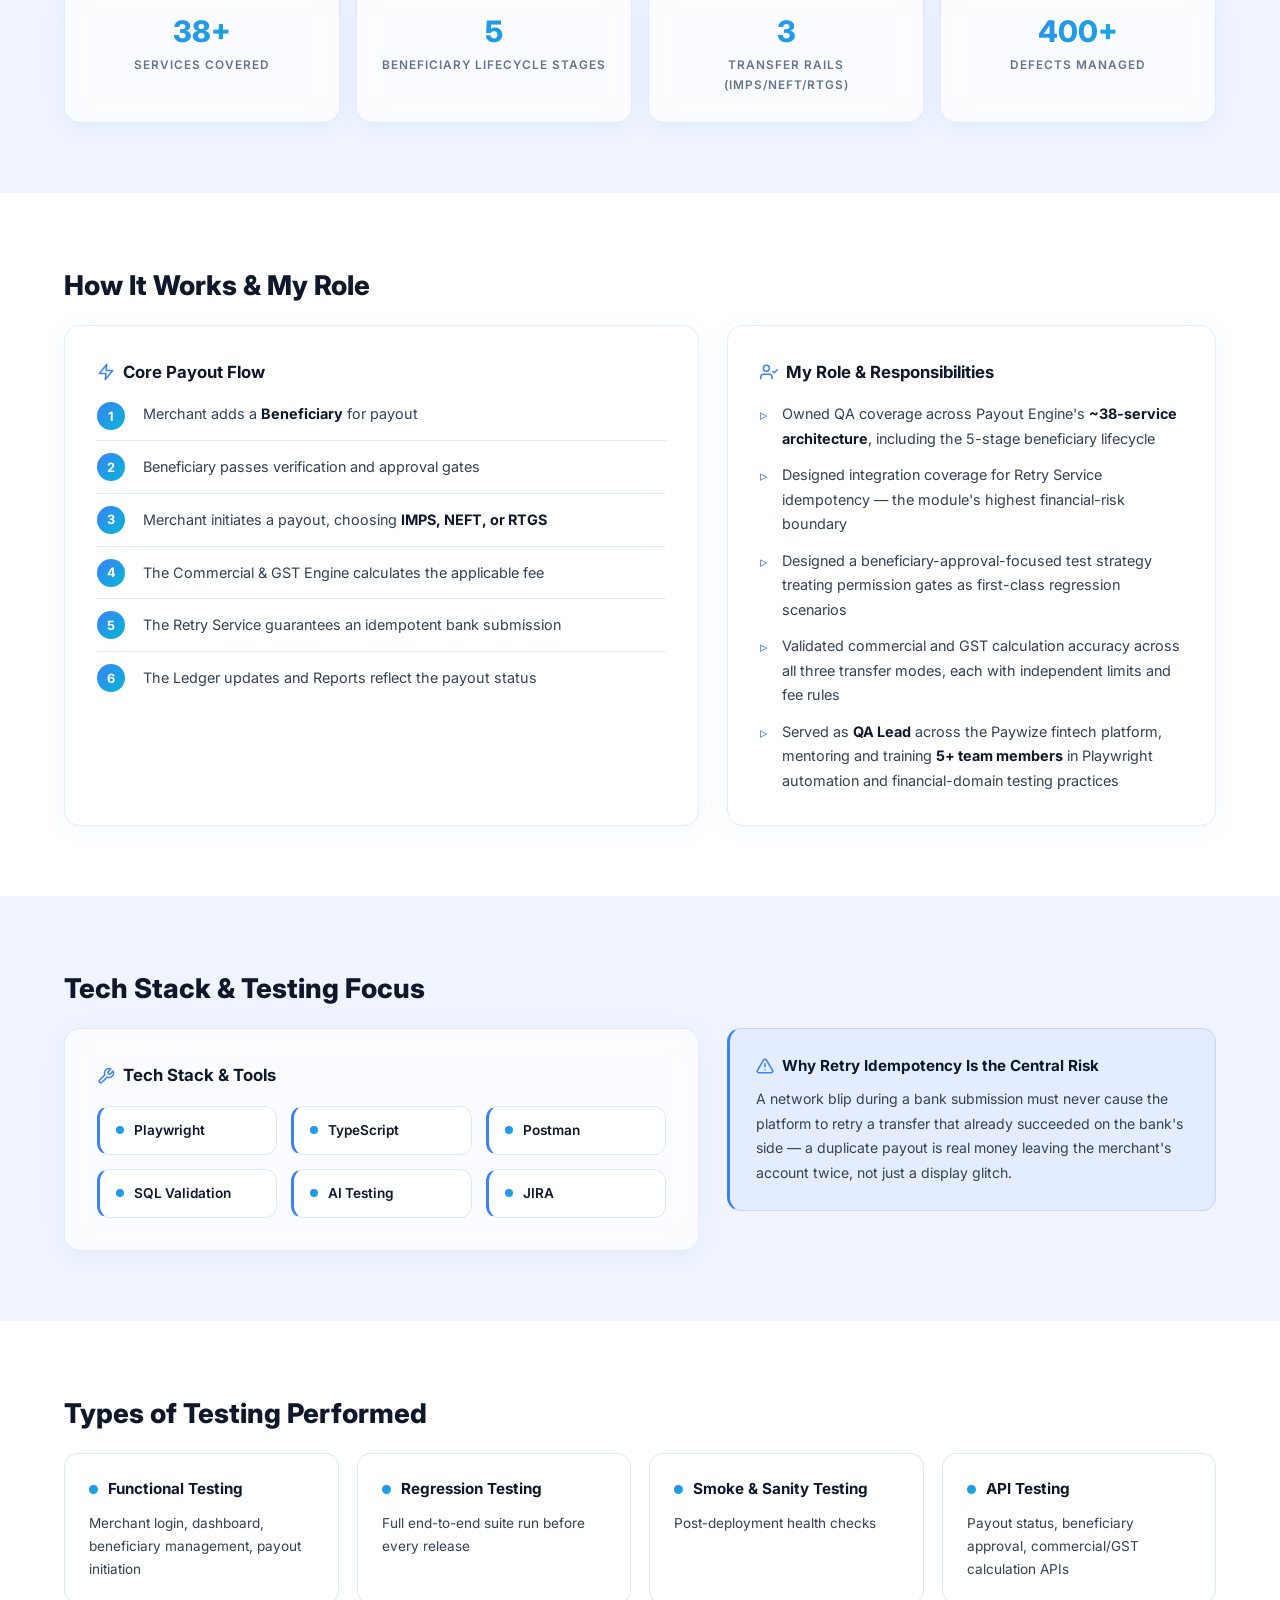
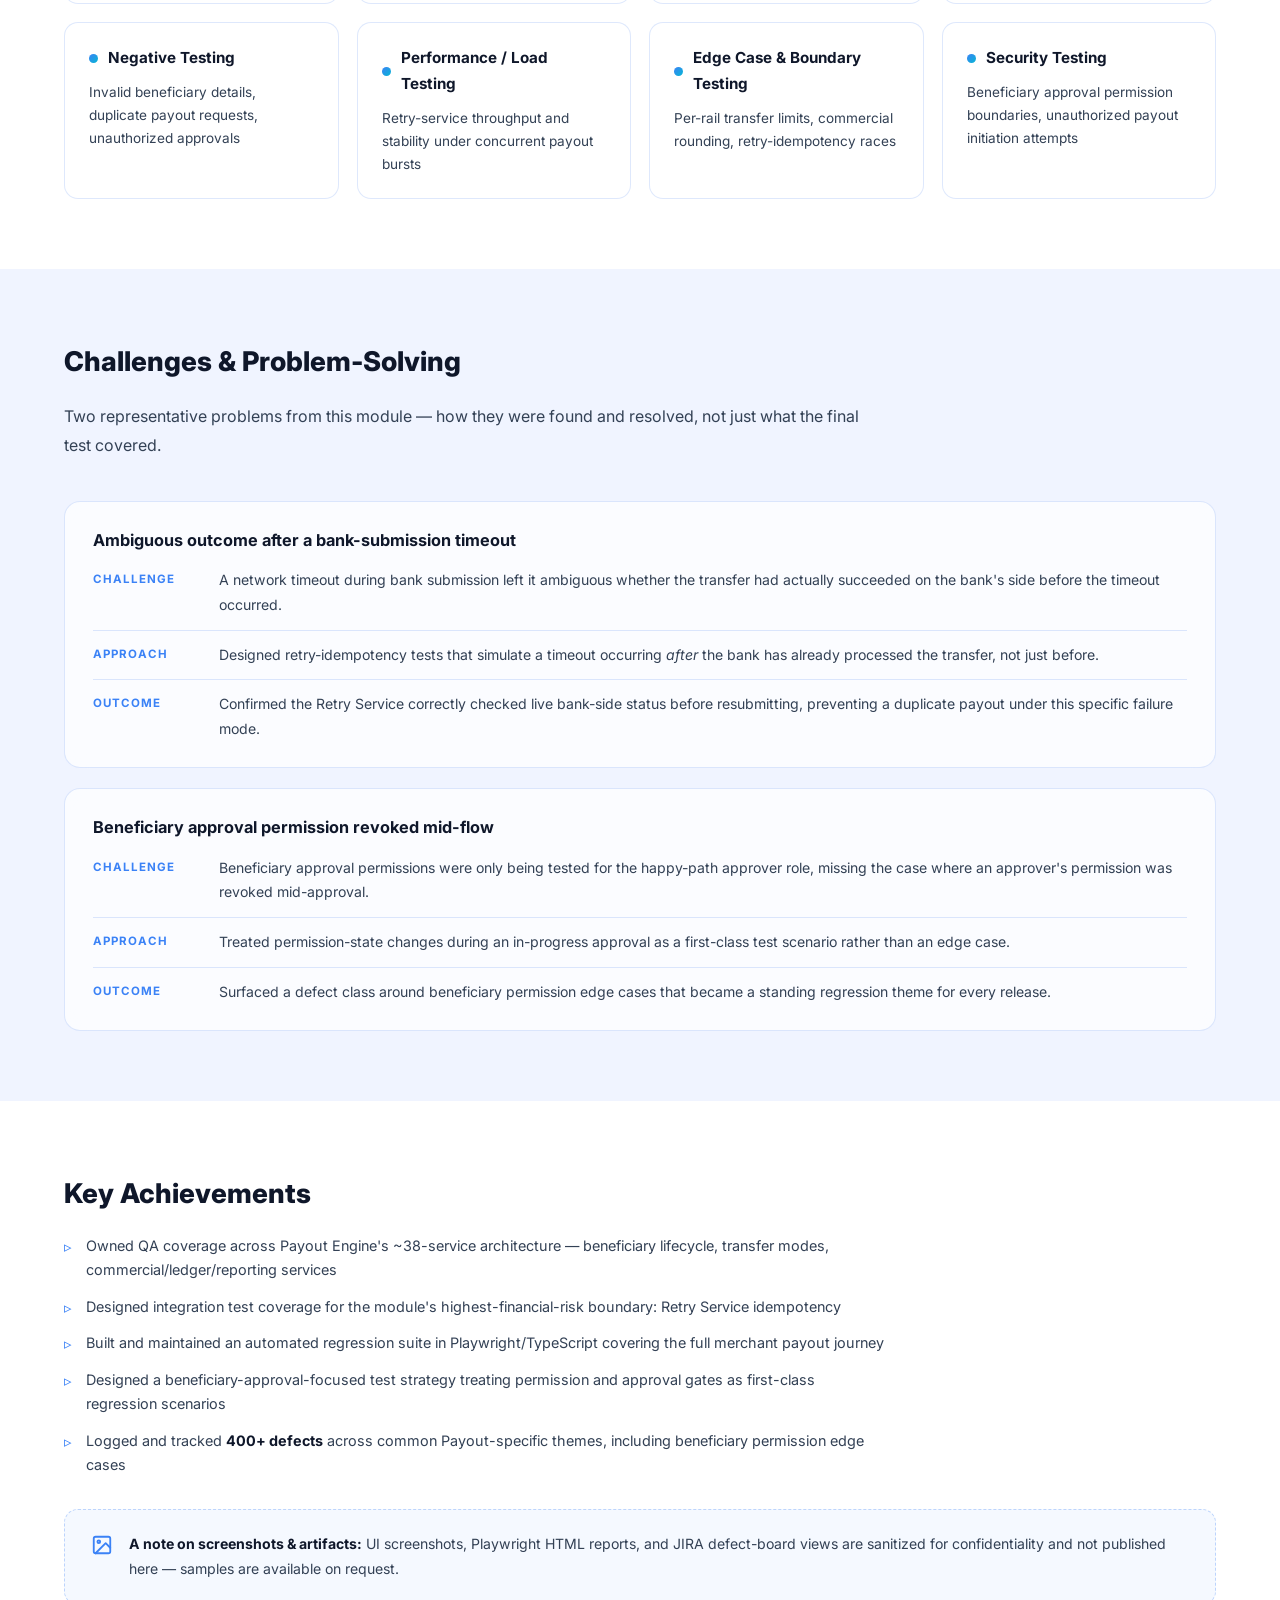
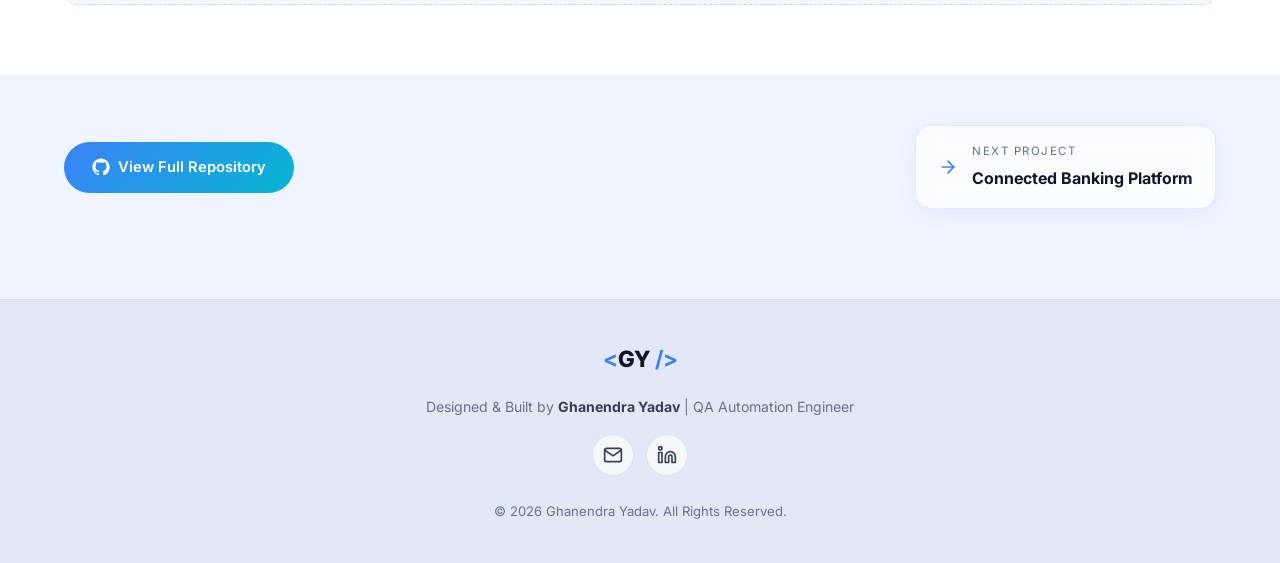
<file: projects/fintech-payout-engine/index.html>
<!DOCTYPE html>
<html lang="en">
<head>
  <meta charset="UTF-8">
  <meta name="viewport" content="width=device-width, initial-scale=1.0">
  <meta name="description" content="Fintech Payout Engine — a merchant-to-beneficiary payout platform covering IMPS/NEFT/RTGS transfer rails, built at Paywize Technologies.">
  <link rel="canonical" href="https://ghanendra-sdet.github.io/ghanendra-portfolio/projects/fintech-payout-engine/">
  <meta property="og:type" content="website">
  <meta property="og:site_name" content="Ghanendra Yadav — QA Automation Engineer">
  <meta property="og:title" content="Fintech Payout Engine | Ghanendra Yadav — QA Automation Engineer">
  <meta property="og:description" content="Fintech Payout Engine — a merchant-to-beneficiary payout platform covering IMPS/NEFT/RTGS transfer rails, built at Paywize Technologies.">
  <meta property="og:url" content="https://ghanendra-sdet.github.io/ghanendra-portfolio/projects/fintech-payout-engine/">
  <meta property="og:image" content="https://ghanendra-sdet.github.io/ghanendra-portfolio/assets/profile.jpg">
  <meta name="twitter:card" content="summary_large_image">
  <meta name="twitter:title" content="Fintech Payout Engine | Ghanendra Yadav — QA Automation Engineer">
  <meta name="twitter:description" content="Fintech Payout Engine — a merchant-to-beneficiary payout platform covering IMPS/NEFT/RTGS transfer rails, built at Paywize Technologies.">
  <meta name="twitter:image" content="https://ghanendra-sdet.github.io/ghanendra-portfolio/assets/profile.jpg">
  <meta name="keywords" content="QA Engineer, Automation Testing, Playwright, Fintech Testing, Payout Engine, API Testing, Portfolio, Case Study">
  <meta name="author" content="Ghanendra Yadav">
  <title>Fintech Payout Engine | Ghanendra Yadav — QA Automation Engineer</title>
  <link rel="preconnect" href="https://fonts.googleapis.com">
  <link rel="preconnect" href="https://fonts.gstatic.com" crossorigin>
  <link href="https://fonts.googleapis.com/css2?family=Inter:wght@300;400;500;600;700;800;900&display=swap" rel="stylesheet" media="print" onload="this.media='all'">
  <noscript><link href="https://fonts.googleapis.com/css2?family=Inter:wght@300;400;500;600;700;800;900&display=swap" rel="stylesheet"></noscript>
  <link rel="stylesheet" href="../../style.css?v=18">
</head>
<body class="domain-fintech">
  <script>
    (function() {
      const savedTheme = localStorage.getItem('theme');
      const systemPrefersLight = window.matchMedia('(prefers-color-scheme: light)').matches;
      if (savedTheme === 'light' || (!savedTheme && systemPrefersLight)) {
        document.body.classList.add('light-mode');
      }
    })();
  </script>

  <!-- ===== NAVIGATION ===== -->
  <nav id="navbar" class="navbar">
    <div class="nav-container">
      <a href="../../index.html#hero" class="nav-logo">
        <span class="logo-bracket">&lt;</span>GY<span class="logo-bracket"> /&gt;</span>
      </a>
      <ul class="nav-links" id="nav-links">
        <li><a href="../../index.html#about" class="nav-link">About</a></li>
        <li><a href="../../index.html#skills" class="nav-link">Skills</a></li>
        <li><a href="../../index.html#experience" class="nav-link">Experience</a></li>
        <li><a href="../../index.html#projects" class="nav-link active">Projects</a></li>
        <li><a href="../../index.html#resources" class="nav-link">Resources</a></li>
        <li><a href="../../live-projects/" class="nav-link">Live Projects</a></li>
        <li><a href="../../index.html#education" class="nav-link">Education</a></li>
        <li><a href="../../index.html#awards" class="nav-link">Awards</a></li>
        <li><a href="../../index.html#testimonials" class="nav-link">Testimonials</a></li>
        <li><a href="../../index.html#contact" class="nav-link">Contact</a></li>
      </ul>
      <div class="nav-actions">
        <button class="theme-toggle" id="theme-toggle" aria-label="Toggle light/dark mode" title="Toggle theme">
          <svg class="theme-icon sun-icon" width="18" height="18" viewBox="0 0 24 24" fill="none" stroke="currentColor" stroke-width="2" stroke-linecap="round" stroke-linejoin="round">
            <circle cx="12" cy="12" r="5"/><line x1="12" y1="1" x2="12" y2="3"/><line x1="12" y1="21" x2="12" y2="23"/><line x1="4.22" y1="4.22" x2="5.64" y2="5.64"/><line x1="18.36" y1="18.36" x2="19.78" y2="19.78"/><line x1="1" y1="12" x2="3" y2="12"/><line x1="21" y1="12" x2="23" y2="12"/><line x1="4.22" y1="19.78" x2="5.64" y2="18.36"/><line x1="18.36" y1="5.64" x2="19.78" y2="4.22"/>
          </svg>
          <svg class="theme-icon moon-icon" width="18" height="18" viewBox="0 0 24 24" fill="none" stroke="currentColor" stroke-width="2" stroke-linecap="round" stroke-linejoin="round">
            <path d="M21 12.79A9 9 0 1 1 11.21 3 7 7 0 0 0 21 12.79z"/>
          </svg>
        </button>
        <button class="nav-toggle" id="nav-toggle" aria-label="Toggle navigation">
          <span class="hamburger-line"></span><span class="hamburger-line"></span><span class="hamburger-line"></span>
        </button>
      </div>
    </div>
  </nav>

  <!-- ===== BACK LINK ===== -->
  <div class="detail-backlink-wrap">
    <div class="container">
      <a href="../../index.html#projects" class="detail-backlink reveal">
        <svg width="16" height="16" viewBox="0 0 24 24" fill="none" stroke="currentColor" stroke-width="2" stroke-linecap="round" stroke-linejoin="round"><line x1="19" y1="12" x2="5" y2="12"/><polyline points="12 19 5 12 12 5"/></svg>
        Back to Portfolio
      </a>
    </div>
  </div>

  <!-- ===== HERO ===== -->
  <header class="project-detail-hero domain-fintech">
    <div class="container">
      <div class="detail-hero-icon reveal">
        <svg class="icon-svg" viewBox="0 0 24 24" fill="none" stroke="currentColor" stroke-width="2" stroke-linecap="round" stroke-linejoin="round"><line x1="22" y1="2" x2="11" y2="13"/><polygon points="22 2 15 22 11 13 2 9 22 2"/></svg>
      </div>
      <span class="detail-domain-label reveal">Fintech · Merchant Payments</span>
      <h1 class="detail-title reveal">Fintech Payout Engine</h1>
      <p class="detail-tagline reveal">The merchant-to-beneficiary payout engine — covering a 5-stage beneficiary lifecycle and 3 independent transfer rails (IMPS/NEFT/RTGS), where retry-idempotency is the single highest financial-risk boundary in the module.</p>
      <div class="detail-meta-row reveal">
        <a href="https://paywize.in/" target="_blank" rel="noopener noreferrer" class="company-badge">
          <span class="company-badge-icon">
            <svg viewBox="0 0 24 24" fill="none" stroke="currentColor" stroke-width="2" stroke-linecap="round" stroke-linejoin="round"><rect x="2" y="7" width="20" height="14" rx="2" ry="2"/><path d="M16 21V5a2 2 0 0 0-2-2h-4a2 2 0 0 0-2 2v16"/></svg>
          </span>
          Paywize Technologies Private Limited, Bengaluru
          <svg class="external-icon" viewBox="0 0 24 24" fill="none" stroke="currentColor" stroke-width="2" stroke-linecap="round" stroke-linejoin="round"><path d="M18 13v6a2 2 0 0 1-2 2H5a2 2 0 0 1-2-2V8a2 2 0 0 1 2-2h6"/><polyline points="15 3 21 3 21 9"/><line x1="10" y1="14" x2="21" y2="3"/></svg>
        </a>
        <span class="meta-chip">
          <svg viewBox="0 0 24 24" fill="none" stroke="currentColor" stroke-width="2" stroke-linecap="round" stroke-linejoin="round"><path d="M20 21v-2a4 4 0 0 0-4-4H8a4 4 0 0 0-4 4v2"/><circle cx="12" cy="7" r="4"/></svg>
          Software Test Engineer
        </span>
        <span class="meta-chip">
          <svg viewBox="0 0 24 24" fill="none" stroke="currentColor" stroke-width="2" stroke-linecap="round" stroke-linejoin="round"><polygon points="12 2 2 7 12 12 22 7 12 2"/><polyline points="2 17 12 22 22 17"/><polyline points="2 12 12 17 22 12"/></svg>
          Fintech Platform
        </span>
        <span class="meta-chip">
          <svg viewBox="0 0 24 24" fill="none" stroke="currentColor" stroke-width="2" stroke-linecap="round" stroke-linejoin="round"><rect x="3" y="4" width="18" height="18" rx="2" ry="2"/><line x1="16" y1="2" x2="16" y2="6"/><line x1="8" y1="2" x2="8" y2="6"/><line x1="3" y1="10" x2="21" y2="10"/></svg>
          [Add Duration]
        </span>
        <span class="meta-chip">
          <svg viewBox="0 0 24 24" fill="none" stroke="currentColor" stroke-width="2" stroke-linecap="round" stroke-linejoin="round"><path d="M17 21v-2a4 4 0 0 0-4-4H5a4 4 0 0 0-4 4v2"/><circle cx="9" cy="7" r="4"/><path d="M23 21v-2a4 4 0 0 0-3-3.87"/><path d="M16 3.13a4 4 0 0 1 0 7.75"/></svg>
          Team: [Add Team Size]
        </span>
        <span class="meta-chip meta-chip-strong">
          <svg viewBox="0 0 24 24" fill="none" stroke="currentColor" stroke-width="2" stroke-linecap="round" stroke-linejoin="round"><path d="M13 2 3 14h9l-1 8 10-12h-9l1-8z"/></svg>
          Core Risk: Retry Safety
        </span>
      </div>
      <div class="detail-hero-cta reveal">
        <a href="https://github.com/ghanendra-sdet/fintech-payout-engine" target="_blank" rel="noopener noreferrer" class="btn-domain">
          <svg viewBox="0 0 24 24" fill="currentColor"><path d="M12 .5C5.65.5.5 5.65.5 12c0 5.09 3.29 9.4 7.86 10.93.57.1.78-.25.78-.55v-1.94c-3.2.7-3.88-1.54-3.88-1.54-.52-1.33-1.28-1.68-1.28-1.68-1.04-.72.08-.7.08-.7 1.15.08 1.76 1.18 1.76 1.18 1.03 1.75 2.7 1.25 3.36.96.1-.75.4-1.25.73-1.54-2.55-.29-5.23-1.28-5.23-5.68 0-1.26.45-2.28 1.18-3.09-.12-.29-.51-1.46.11-3.05 0 0 .97-.31 3.18 1.18a11.05 11.05 0 0 1 5.79 0c2.2-1.49 3.17-1.18 3.17-1.18.63 1.59.24 2.76.12 3.05.74.81 1.18 1.83 1.18 3.09 0 4.41-2.69 5.39-5.25 5.67.41.36.78 1.07.78 2.15v3.19c0 .3.21.66.79.55A10.51 10.51 0 0 0 23.5 12c0-6.35-5.15-11.5-11.5-11.5z"/></svg>
          View on GitHub
        </a>
        <a href="#overview" class="btn-github-outline">
          Explore Case Study
          <svg viewBox="0 0 24 24" fill="none" stroke="currentColor" stroke-width="2" stroke-linecap="round" stroke-linejoin="round"><line x1="5" y1="12" x2="19" y2="12"/><polyline points="12 5 19 12 12 19"/></svg>
        </a>
        <a href="../../automation/" class="btn-github-outline">
          <svg viewBox="0 0 24 24" fill="none" stroke="currentColor" stroke-width="2" stroke-linecap="round" stroke-linejoin="round"><polyline points="4 17 10 11 4 5"/><line x1="12" y1="19" x2="20" y2="19"/></svg>
          Automation Framework
        </a>
      </div>
    </div>
  </header>

  <!-- ===== OVERVIEW ===== -->
  <section class="detail-section" id="overview">
    <div class="container">
      <h2 class="detail-section-heading reveal">Overview</h2>
      <p class="detail-lede reveal">Payout Engine handles the merchant-to-beneficiary transfer lifecycle across three independent bank rails — IMPS, NEFT, and RTGS — each with its own limits and fee rules. The highest-financial-risk boundary in the whole module is retry idempotency: a network blip during a bank submission must never cause the platform to resubmit a transfer that already succeeded on the bank's side.</p>
      <p class="detail-lede reveal">In plain terms, Payout is the side of the platform that sends money <strong>out</strong> — it lets a merchant pay a beneficiary (a vendor, employee, or partner) through whichever bank rail fits the amount and urgency, tracks the transfer to a definitive outcome, and reconciles it against the merchant's ledger. Underneath the UI, the module is composed of roughly 38 cooperating microservices:</p>
      <div class="overview-modules">
        <span class="chip-grid-label reveal">Core Modules &amp; Microservices</span>
        <div class="chip-grid reveal">
          <div class="chip-item"><span class="chip-dot"></span>Auth &amp; Onboarding</div>
          <div class="chip-item"><span class="chip-dot"></span>Merchant Management</div>
          <div class="chip-item"><span class="chip-dot"></span>Sandbox / API Access</div>
          <div class="chip-item"><span class="chip-dot"></span>Beneficiary Creation &amp; Update</div>
          <div class="chip-item"><span class="chip-dot"></span>Beneficiary Verification &amp; Approval</div>
          <div class="chip-item"><span class="chip-dot"></span>IMPS / NEFT / RTGS Routing</div>
          <div class="chip-item"><span class="chip-dot"></span>Payout Initiation</div>
          <div class="chip-item"><span class="chip-dot"></span>Retry &amp; Idempotency Service</div>
          <div class="chip-item"><span class="chip-dot"></span>Payout Status Tracking</div>
          <div class="chip-item"><span class="chip-dot"></span>Commercials &amp; GST Engine</div>
          <div class="chip-item"><span class="chip-dot"></span>Ledger &amp; Settlement</div>
          <div class="chip-item"><span class="chip-dot"></span>Reports &amp; Analytics</div>
        </div>
      </div>
      <p class="detail-lede reveal"><strong>The hardest part of testing this:</strong> retry-safety under network failure is a distributed-systems problem, not just an API testing problem — proving a retried transfer can never duplicate a bank-side success requires reasoning about partial failure, not just expected responses.</p>
      <div class="detail-stats-grid">
        <div class="detail-stat-card glass-card reveal">
          <span class="detail-stat-number">38+</span>
          <span class="detail-stat-label">Services Covered</span>
        </div>
        <div class="detail-stat-card glass-card reveal">
          <span class="detail-stat-number">5</span>
          <span class="detail-stat-label">Beneficiary Lifecycle Stages</span>
        </div>
        <div class="detail-stat-card glass-card reveal">
          <span class="detail-stat-number">3</span>
          <span class="detail-stat-label">Transfer Rails (IMPS/NEFT/RTGS)</span>
        </div>
        <div class="detail-stat-card glass-card reveal">
          <span class="detail-stat-number">400+</span>
          <span class="detail-stat-label">Defects Managed</span>
        </div>
      </div>
    </div>
  </section>

  <!-- ===== FLOW + ROLE ===== -->
  <section class="detail-section alt-bg">
    <div class="container">
      <h2 class="detail-section-heading reveal">How It Works &amp; My Role</h2>
      <div class="detail-content-grid">
        <div class="detail-card glass-card reveal">
          <h4>
            <svg viewBox="0 0 24 24" fill="none" stroke="currentColor" stroke-width="2" stroke-linecap="round" stroke-linejoin="round"><polygon points="13 2 3 14 12 14 11 22 21 10 12 10 13 2"/></svg>
            Core Payout Flow
          </h4>
          <ol class="flow-steps">
            <li>Merchant adds a <strong>Beneficiary</strong> for payout</li>
            <li>Beneficiary passes verification and approval gates</li>
            <li>Merchant initiates a payout, choosing <strong>IMPS, NEFT, or RTGS</strong></li>
            <li>The Commercial &amp; GST Engine calculates the applicable fee</li>
            <li>The Retry Service guarantees an idempotent bank submission</li>
            <li>The Ledger updates and Reports reflect the payout status</li>
          </ol>
        </div>
        <div class="detail-card glass-card reveal">
          <h4>
            <svg viewBox="0 0 24 24" fill="none" stroke="currentColor" stroke-width="2" stroke-linecap="round" stroke-linejoin="round"><path d="M16 21v-2a4 4 0 0 0-4-4H5a4 4 0 0 0-4 4v2"/><circle cx="8.5" cy="7" r="4"/><polyline points="17 11 19 13 23 9"/></svg>
            My Role &amp; Responsibilities
          </h4>
          <ul class="detail-highlights">
            <li>Owned QA coverage across Payout Engine's <strong>~38-service architecture</strong>, including the 5-stage beneficiary lifecycle</li>
            <li>Designed integration coverage for Retry Service idempotency — the module's highest financial-risk boundary</li>
            <li>Designed a beneficiary-approval-focused test strategy treating permission gates as first-class regression scenarios</li>
            <li>Validated commercial and GST calculation accuracy across all three transfer modes, each with independent limits and fee rules</li>
            <li>Served as <strong>QA Lead</strong> across the Paywize fintech platform, mentoring and training <strong>5+ team members</strong> in Playwright automation and financial-domain testing practices</li>
          </ul>
        </div>
      </div>
    </div>
  </section>

  <!-- ===== TECH + RISK ===== -->
  <section class="detail-section" id="tech">
    <div class="container">
      <h2 class="detail-section-heading reveal">Tech Stack &amp; Testing Focus</h2>
      <div class="detail-content-grid">
        <div class="detail-card glass-card reveal">
          <h4>
            <svg viewBox="0 0 24 24" fill="none" stroke="currentColor" stroke-width="2" stroke-linecap="round" stroke-linejoin="round"><path d="M14.7 6.3a1 1 0 0 0 0 1.4l1.6 1.6a1 1 0 0 0 1.4 0l3.77-3.77a6 6 0 0 1-7.94 7.94l-6.91 6.91a2.12 2.12 0 0 1-3-3l6.91-6.91a6 6 0 0 1 7.94-7.94l-3.76 3.76z"/></svg>
            Tech Stack &amp; Tools
          </h4>
          <div class="chip-grid">
            <div class="chip-item"><span class="chip-dot"></span>Playwright</div>
            <div class="chip-item"><span class="chip-dot"></span>TypeScript</div>
            <div class="chip-item"><span class="chip-dot"></span>Postman</div>
            <div class="chip-item"><span class="chip-dot"></span>SQL Validation</div>
            <div class="chip-item"><span class="chip-dot"></span>AI Testing</div>
            <div class="chip-item"><span class="chip-dot"></span>JIRA</div>
          </div>
        </div>
        <div class="detail-card reveal">
          <div class="risk-callout">
            <h5>
              <svg viewBox="0 0 24 24" fill="none" stroke="currentColor" stroke-width="2" stroke-linecap="round" stroke-linejoin="round"><path d="M10.29 3.86 1.82 18a2 2 0 0 0 1.71 3h16.94a2 2 0 0 0 1.71-3L13.71 3.86a2 2 0 0 0-3.42 0z"/><line x1="12" y1="9" x2="12" y2="13"/><line x1="12" y1="17" x2="12.01" y2="17"/></svg>
              Why Retry Idempotency Is the Central Risk
            </h5>
            <p>A network blip during a bank submission must never cause the platform to retry a transfer that already succeeded on the bank's side — a duplicate payout is real money leaving the merchant's account twice, not just a display glitch.</p>
          </div>
        </div>
      </div>
    </div>
  </section>

  <!-- ===== TYPES OF TESTING PERFORMED ===== -->
  <section class="detail-section alt-bg">
    <div class="container">
      <h2 class="detail-section-heading reveal">Types of Testing Performed</h2>
      <div class="testing-types-grid">
        <div class="testing-type-card reveal">
          <h5><span class="chip-dot"></span>Functional Testing</h5>
          <p>Merchant login, dashboard, beneficiary management, payout initiation</p>
        </div>
        <div class="testing-type-card reveal">
          <h5><span class="chip-dot"></span>Regression Testing</h5>
          <p>Full end-to-end suite run before every release</p>
        </div>
        <div class="testing-type-card reveal">
          <h5><span class="chip-dot"></span>Smoke &amp; Sanity Testing</h5>
          <p>Post-deployment health checks</p>
        </div>
        <div class="testing-type-card reveal">
          <h5><span class="chip-dot"></span>API Testing</h5>
          <p>Payout status, beneficiary approval, commercial/GST calculation APIs</p>
        </div>
        <div class="testing-type-card reveal">
          <h5><span class="chip-dot"></span>Negative Testing</h5>
          <p>Invalid beneficiary details, duplicate payout requests, unauthorized approvals</p>
        </div>
        <div class="testing-type-card reveal">
          <h5><span class="chip-dot"></span>Performance / Load Testing</h5>
          <p>Retry-service throughput and stability under concurrent payout bursts</p>
        </div>
        <div class="testing-type-card reveal">
          <h5><span class="chip-dot"></span>Edge Case &amp; Boundary Testing</h5>
          <p>Per-rail transfer limits, commercial rounding, retry-idempotency races</p>
        </div>
        <div class="testing-type-card reveal">
          <h5><span class="chip-dot"></span>Security Testing</h5>
          <p>Beneficiary approval permission boundaries, unauthorized payout initiation attempts</p>
        </div>
      </div>
    </div>
  </section>

  <!-- ===== CHALLENGES & PROBLEM-SOLVING ===== -->
  <section class="detail-section">
    <div class="container">
      <h2 class="detail-section-heading reveal">Challenges &amp; Problem-Solving</h2>
      <p class="detail-lede reveal">Two representative problems from this module — how they were found and resolved, not just what the final test covered.</p>
      <div class="challenge-card reveal">
        <h5>Ambiguous outcome after a bank-submission timeout</h5>
        <div class="challenge-row">
          <span class="challenge-label">Challenge</span>
          <p>A network timeout during bank submission left it ambiguous whether the transfer had actually succeeded on the bank's side before the timeout occurred.</p>
        </div>
        <div class="challenge-row">
          <span class="challenge-label">Approach</span>
          <p>Designed retry-idempotency tests that simulate a timeout occurring <em>after</em> the bank has already processed the transfer, not just before.</p>
        </div>
        <div class="challenge-row">
          <span class="challenge-label">Outcome</span>
          <p>Confirmed the Retry Service correctly checked live bank-side status before resubmitting, preventing a duplicate payout under this specific failure mode.</p>
        </div>
      </div>
      <div class="challenge-card reveal">
        <h5>Beneficiary approval permission revoked mid-flow</h5>
        <div class="challenge-row">
          <span class="challenge-label">Challenge</span>
          <p>Beneficiary approval permissions were only being tested for the happy-path approver role, missing the case where an approver's permission was revoked mid-approval.</p>
        </div>
        <div class="challenge-row">
          <span class="challenge-label">Approach</span>
          <p>Treated permission-state changes during an in-progress approval as a first-class test scenario rather than an edge case.</p>
        </div>
        <div class="challenge-row">
          <span class="challenge-label">Outcome</span>
          <p>Surfaced a defect class around beneficiary permission edge cases that became a standing regression theme for every release.</p>
        </div>
      </div>
    </div>
  </section>

  <!-- ===== ACHIEVEMENTS ===== -->
  <section class="detail-section alt-bg">
    <div class="container">
      <h2 class="detail-section-heading reveal">Key Achievements</h2>
      <ul class="detail-highlights reveal" style="max-width: 820px;">
        <li>Owned QA coverage across Payout Engine's ~38-service architecture — beneficiary lifecycle, transfer modes, commercial/ledger/reporting services</li>
        <li>Designed integration test coverage for the module's highest-financial-risk boundary: Retry Service idempotency</li>
        <li>Built and maintained an automated regression suite in Playwright/TypeScript covering the full merchant payout journey</li>
        <li>Designed a beneficiary-approval-focused test strategy treating permission and approval gates as first-class regression scenarios</li>
        <li>Logged and tracked <strong>400+ defects</strong> across common Payout-specific themes, including beneficiary permission edge cases</li>
      </ul>
      <div class="proof-note reveal" style="margin-top: 32px;">
        <svg viewBox="0 0 24 24" fill="none" stroke="currentColor" stroke-width="2" stroke-linecap="round" stroke-linejoin="round"><rect x="3" y="3" width="18" height="18" rx="2" ry="2"/><circle cx="8.5" cy="8.5" r="1.5"/><polyline points="21 15 16 10 5 21"/></svg>
        <p><strong>A note on screenshots &amp; artifacts:</strong> UI screenshots, Playwright HTML reports, and JIRA defect-board views are sanitized for confidentiality and not published here — samples are available on request.</p>
      </div>
    </div>
  </section>

  <!-- ===== FOOTER CTA ===== -->
  <section class="detail-section" style="padding-top: 0;">
    <div class="container">
      <div class="detail-footer-cta">
        <a href="https://github.com/ghanendra-sdet/fintech-payout-engine" target="_blank" rel="noopener noreferrer" class="btn-domain">
          <svg viewBox="0 0 24 24" fill="currentColor"><path d="M12 .5C5.65.5.5 5.65.5 12c0 5.09 3.29 9.4 7.86 10.93.57.1.78-.25.78-.55v-1.94c-3.2.7-3.88-1.54-3.88-1.54-.52-1.33-1.28-1.68-1.28-1.68-1.04-.72.08-.7.08-.7 1.15.08 1.76 1.18 1.76 1.18 1.03 1.75 2.7 1.25 3.36.96.1-.75.4-1.25.73-1.54-2.55-.29-5.23-1.28-5.23-5.68 0-1.26.45-2.28 1.18-3.09-.12-.29-.51-1.46.11-3.05 0 0 .97-.31 3.18 1.18a11.05 11.05 0 0 1 5.79 0c2.2-1.49 3.17-1.18 3.17-1.18.63 1.59.24 2.76.12 3.05.74.81 1.18 1.83 1.18 3.09 0 4.41-2.69 5.39-5.25 5.67.41.36.78 1.07.78 2.15v3.19c0 .3.21.66.79.55A10.51 10.51 0 0 0 23.5 12c0-6.35-5.15-11.5-11.5-11.5z"/></svg>
          View Full Repository
        </a>
        <a href="../fintech-connected-banking/" class="next-project-link glass-card">
          <svg viewBox="0 0 24 24" fill="none" stroke="currentColor" stroke-width="2" stroke-linecap="round" stroke-linejoin="round"><line x1="5" y1="12" x2="19" y2="12"/><polyline points="12 5 19 12 12 19"/></svg>
          <span>
            <span class="next-project-label">Next Project</span>
            <span class="next-project-name">Connected Banking Platform</span>
          </span>
        </a>
      </div>
    </div>
  </section>

  <!-- ===== FOOTER ===== -->
  <footer class="footer">
    <div class="container">
      <div class="footer-content">
        <div class="footer-logo">
          <span class="logo-bracket">&lt;</span>GY<span class="logo-bracket"> /&gt;</span>
        </div>
        <p class="footer-text">Designed &amp; Built by <strong>Ghanendra Yadav</strong> | QA Automation Engineer</p>
        <div class="footer-socials">
          <a href="mailto:ghanendrablr@gmail.com" class="footer-social" aria-label="Email">
            <svg width="20" height="20" viewBox="0 0 24 24" fill="none" stroke="currentColor" stroke-width="2" stroke-linecap="round" stroke-linejoin="round"><path d="M4 4h16c1.1 0 2 .9 2 2v12c0 1.1-.9 2-2 2H4c-1.1 0-2-.9-2-2V6c0-1.1.9-2 2-2z"/><polyline points="22,6 12,13 2,6"/></svg>
          </a>
          <a href="https://linkedin.com/in/ghanendra-yadav" target="_blank" rel="noopener noreferrer" class="footer-social" aria-label="LinkedIn">
            <svg width="20" height="20" viewBox="0 0 24 24" fill="none" stroke="currentColor" stroke-width="2" stroke-linecap="round" stroke-linejoin="round"><path d="M16 8a6 6 0 0 1 6 6v7h-4v-7a2 2 0 0 0-2-2 2 2 0 0 0-2 2v7h-4v-7a6 6 0 0 1 6-6z"/><rect x="2" y="9" width="4" height="12"/><circle cx="4" cy="4" r="2"/></svg>
          </a>
        </div>
        <p class="footer-copyright">&copy; 2026 Ghanendra Yadav. All Rights Reserved.</p>
      </div>
    </div>
  </footer>

  <button id="back-to-top" class="back-to-top" aria-label="Back to top">
    <svg width="24" height="24" viewBox="0 0 24 24" fill="none" stroke="currentColor" stroke-width="2" stroke-linecap="round" stroke-linejoin="round"><polyline points="18 15 12 9 6 15"/></svg>
  </button>

  <script src="../../script.js?v=2"></script>
</body>
</html>
</file>
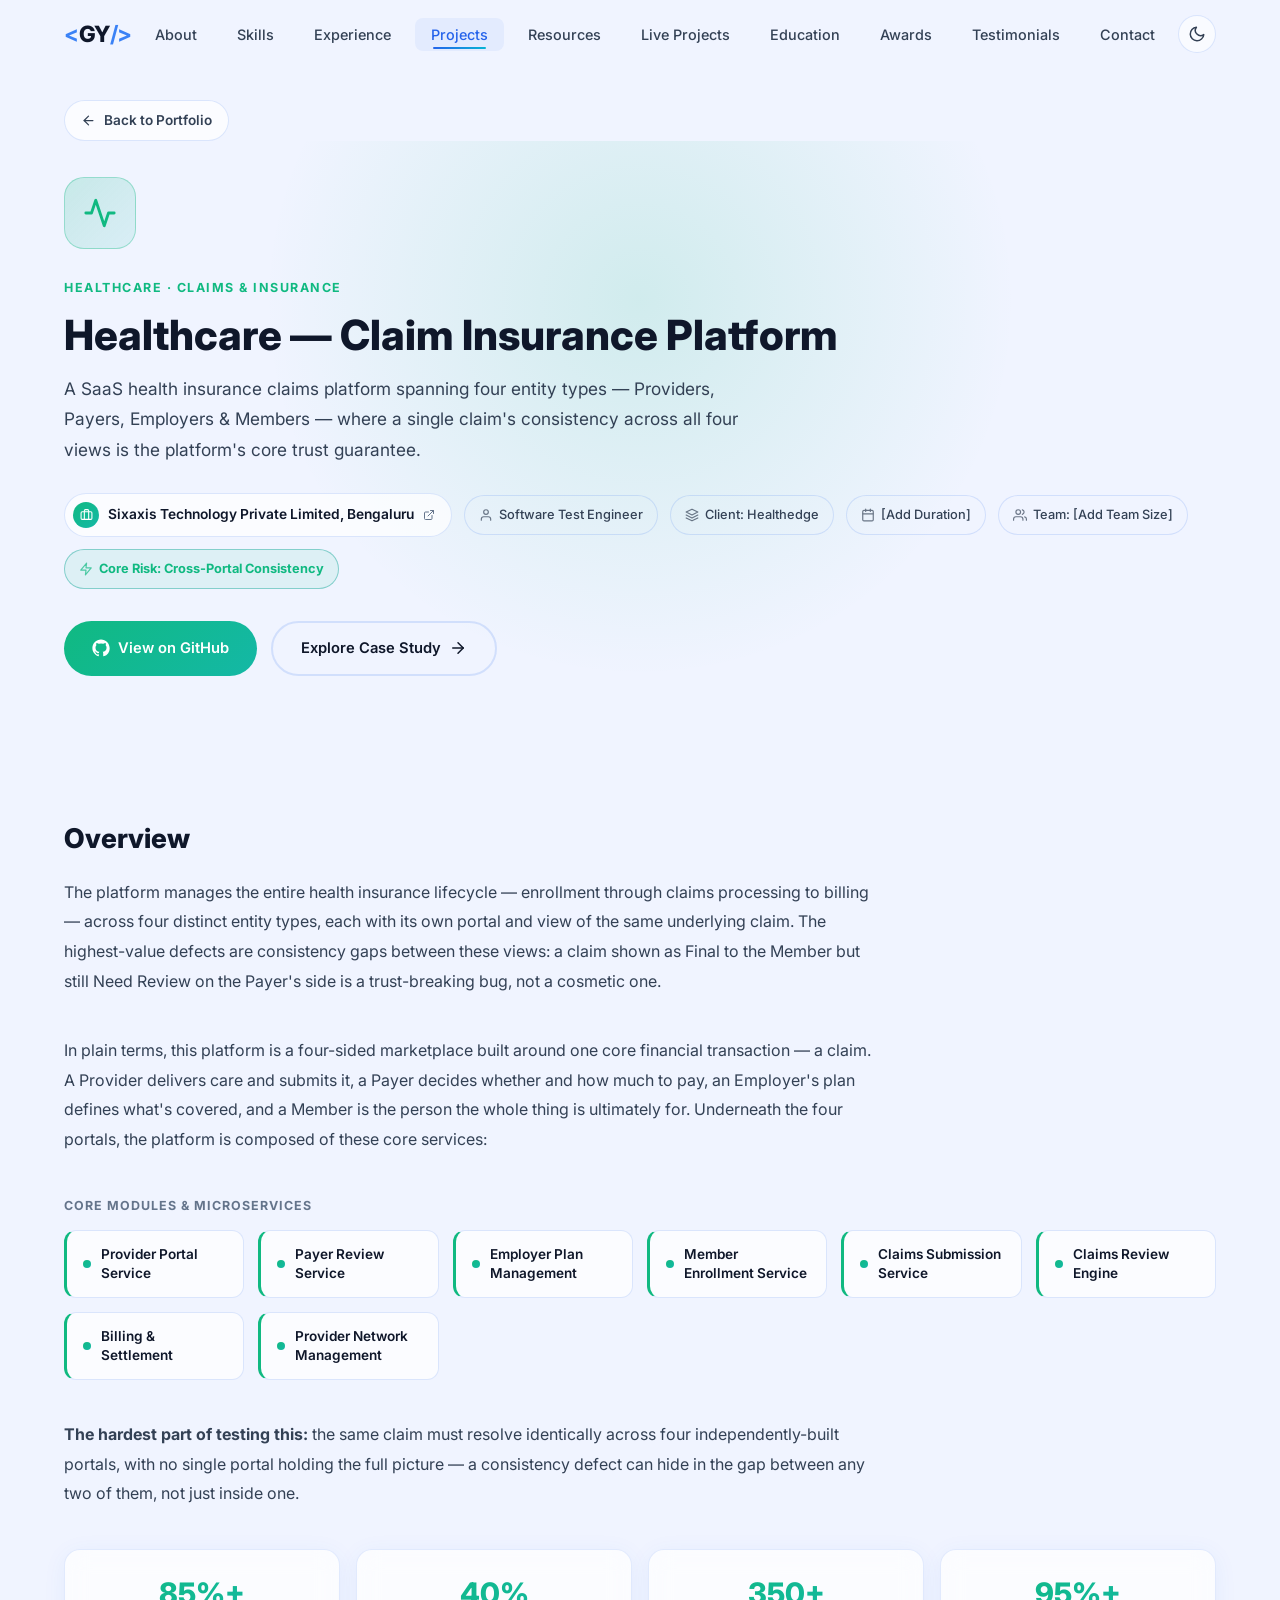
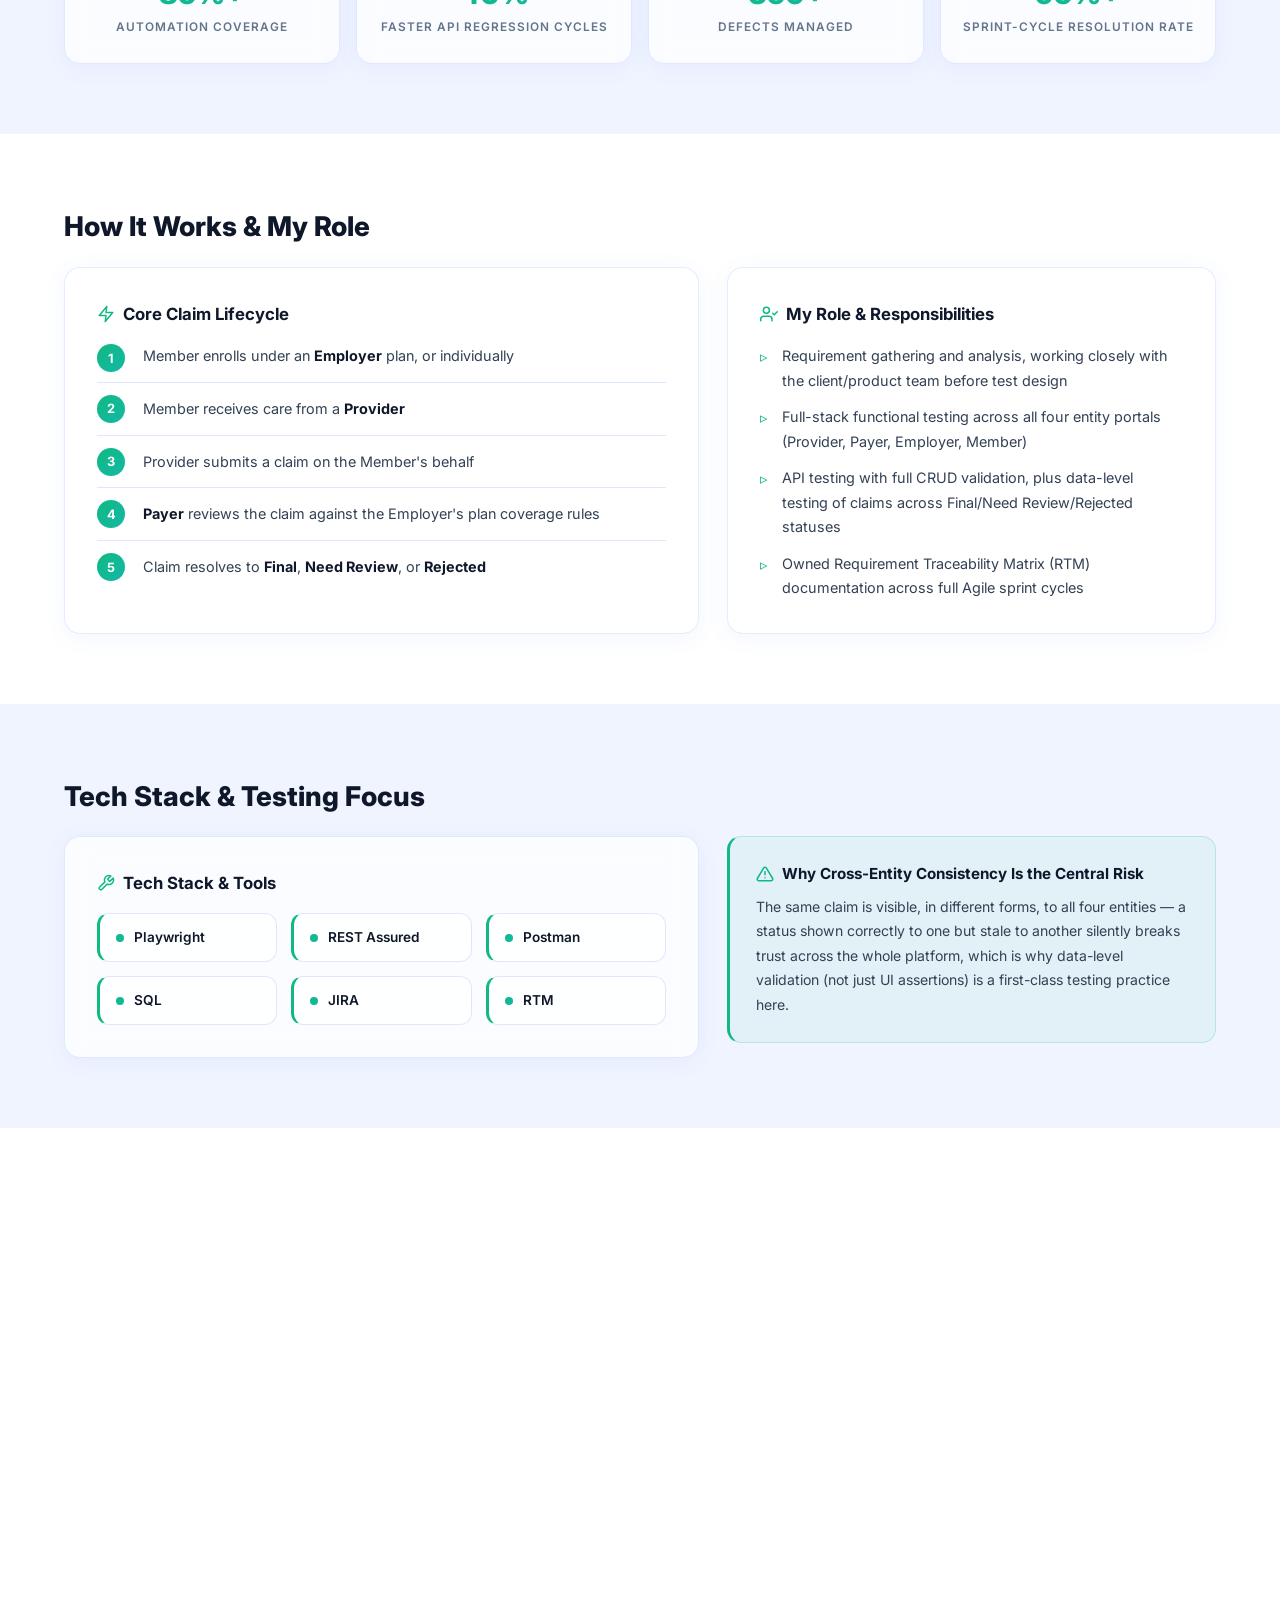
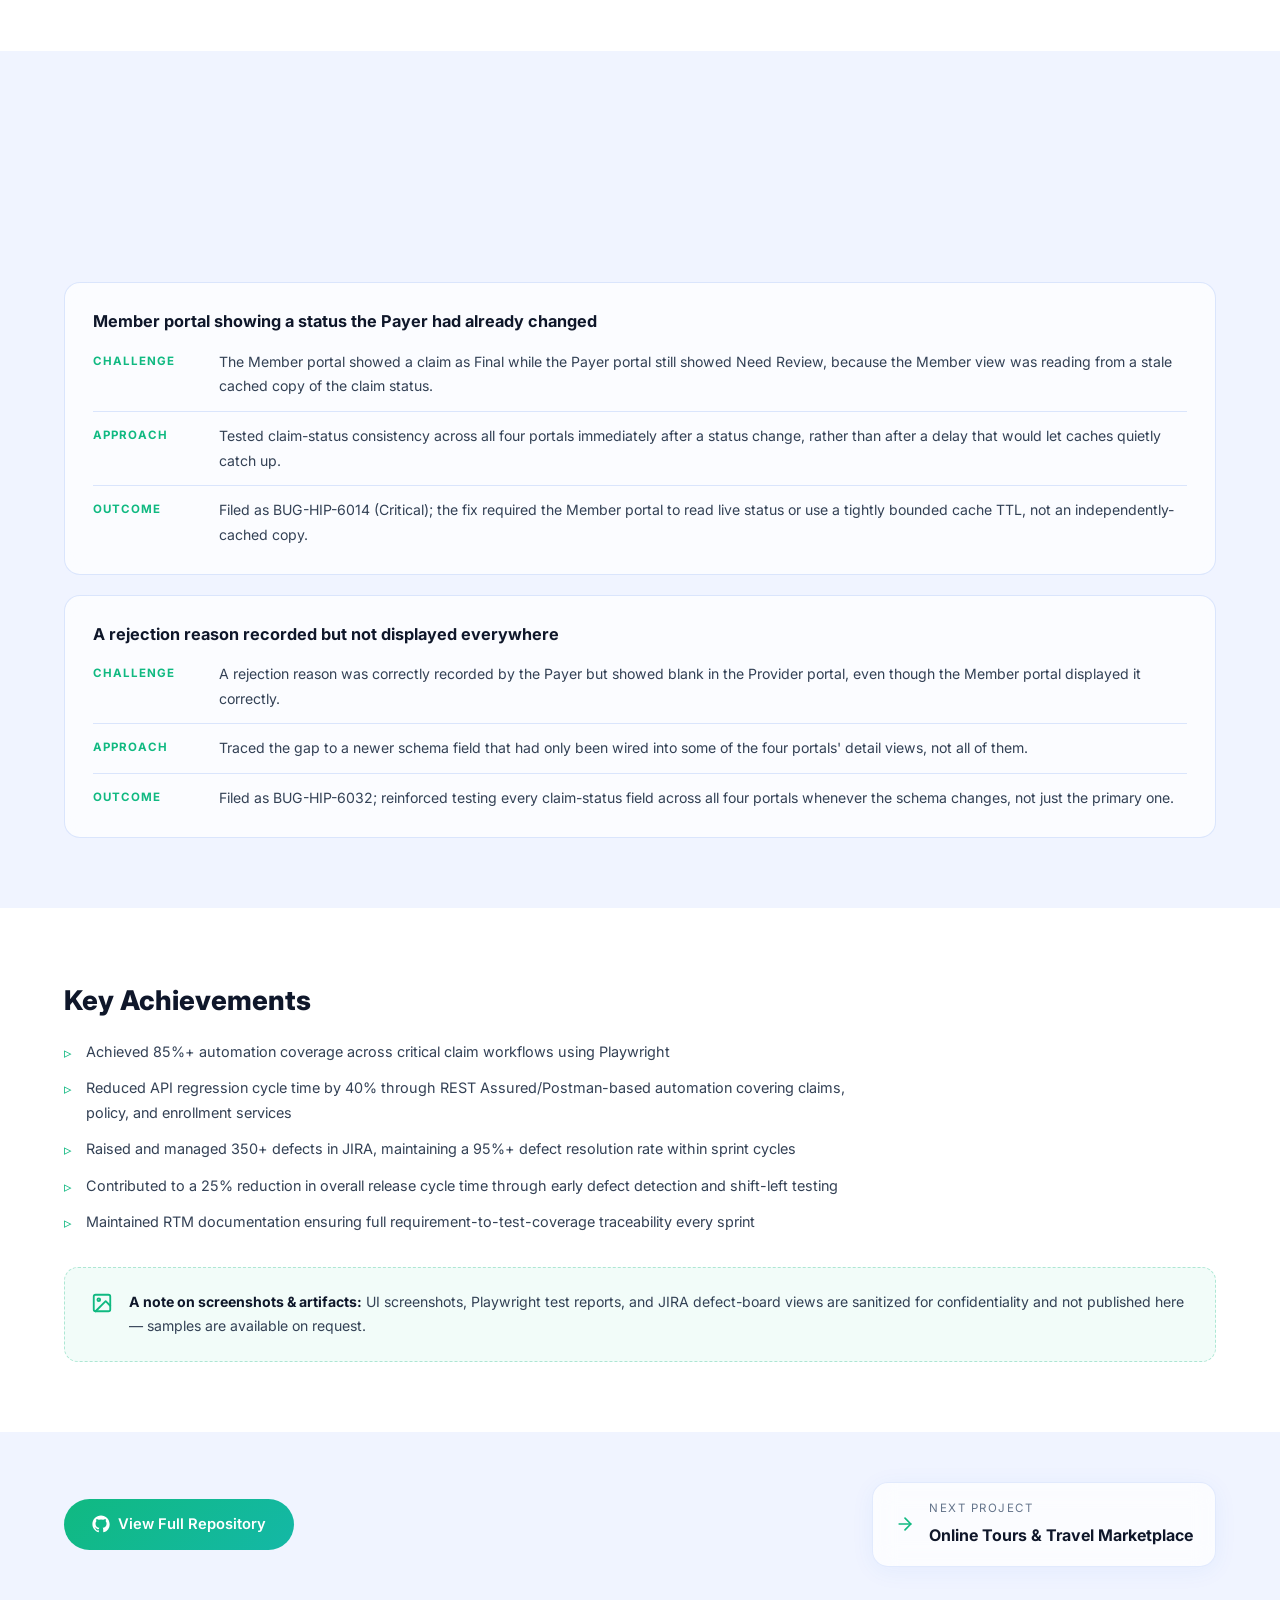
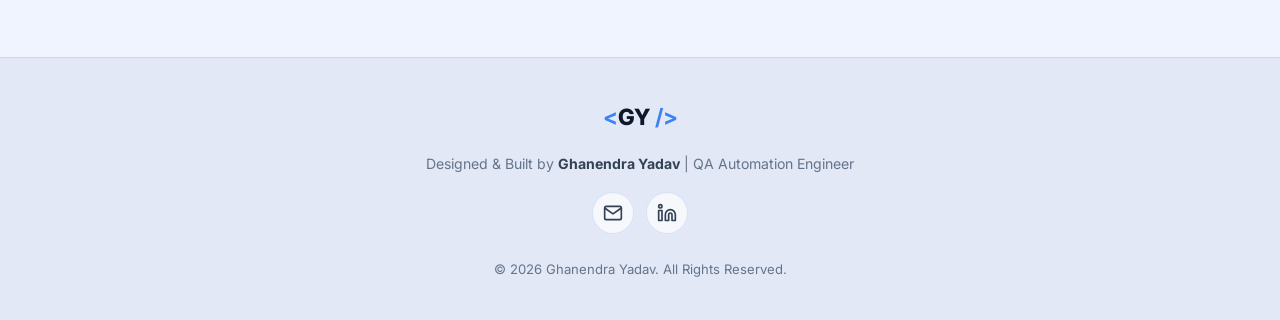
<file: projects/healthcare-insurance/index.html>
<!DOCTYPE html>
<html lang="en">
<head>
  <meta charset="UTF-8">
  <meta name="viewport" content="width=device-width, initial-scale=1.0">
  <meta name="description" content="Healthcare — Claim Insurance Platform, a SaaS insurance claims application across Providers, Payers, Employers & Members, built at Sixaxis Technology.">
  <link rel="canonical" href="https://ghanendra-sdet.github.io/ghanendra-portfolio/projects/healthcare-insurance/">
  <meta property="og:type" content="website">
  <meta property="og:site_name" content="Ghanendra Yadav — QA Automation Engineer">
  <meta property="og:title" content="Healthcare — Claim Insurance Platform | Ghanendra Yadav — QA Automation Engineer">
  <meta property="og:description" content="Healthcare — Claim Insurance Platform, a SaaS insurance claims application across Providers, Payers, Employers & Members, built at Sixaxis Technology.">
  <meta property="og:url" content="https://ghanendra-sdet.github.io/ghanendra-portfolio/projects/healthcare-insurance/">
  <meta property="og:image" content="https://ghanendra-sdet.github.io/ghanendra-portfolio/assets/profile.jpg">
  <meta name="twitter:card" content="summary_large_image">
  <meta name="twitter:title" content="Healthcare — Claim Insurance Platform | Ghanendra Yadav — QA Automation Engineer">
  <meta name="twitter:description" content="Healthcare — Claim Insurance Platform, a SaaS insurance claims application across Providers, Payers, Employers & Members, built at Sixaxis Technology.">
  <meta name="twitter:image" content="https://ghanendra-sdet.github.io/ghanendra-portfolio/assets/profile.jpg">
  <meta name="keywords" content="QA Engineer, Automation Testing, Playwright, Healthcare Testing, Claims Insurance, API Testing, Portfolio, Case Study">
  <meta name="author" content="Ghanendra Yadav">
  <title>Healthcare — Claim Insurance Platform | Ghanendra Yadav — QA Automation Engineer</title>
  <link rel="preconnect" href="https://fonts.googleapis.com">
  <link rel="preconnect" href="https://fonts.gstatic.com" crossorigin>
  <link href="https://fonts.googleapis.com/css2?family=Inter:wght@300;400;500;600;700;800;900&display=swap" rel="stylesheet" media="print" onload="this.media='all'">
  <noscript><link href="https://fonts.googleapis.com/css2?family=Inter:wght@300;400;500;600;700;800;900&display=swap" rel="stylesheet"></noscript>
  <link rel="stylesheet" href="../../style.css?v=18">
</head>
<body class="domain-healthcare">
  <script>
    (function() {
      const savedTheme = localStorage.getItem('theme');
      const systemPrefersLight = window.matchMedia('(prefers-color-scheme: light)').matches;
      if (savedTheme === 'light' || (!savedTheme && systemPrefersLight)) {
        document.body.classList.add('light-mode');
      }
    })();
  </script>

  <!-- ===== NAVIGATION ===== -->
  <nav id="navbar" class="navbar">
    <div class="nav-container">
      <a href="../../index.html#hero" class="nav-logo">
        <span class="logo-bracket">&lt;</span>GY<span class="logo-bracket"> /&gt;</span>
      </a>
      <ul class="nav-links" id="nav-links">
        <li><a href="../../index.html#about" class="nav-link">About</a></li>
        <li><a href="../../index.html#skills" class="nav-link">Skills</a></li>
        <li><a href="../../index.html#experience" class="nav-link">Experience</a></li>
        <li><a href="../../index.html#projects" class="nav-link active">Projects</a></li>
        <li><a href="../../index.html#resources" class="nav-link">Resources</a></li>
        <li><a href="../../live-projects/" class="nav-link">Live Projects</a></li>
        <li><a href="../../index.html#education" class="nav-link">Education</a></li>
        <li><a href="../../index.html#awards" class="nav-link">Awards</a></li>
        <li><a href="../../index.html#testimonials" class="nav-link">Testimonials</a></li>
        <li><a href="../../index.html#contact" class="nav-link">Contact</a></li>
      </ul>
      <div class="nav-actions">
        <button class="theme-toggle" id="theme-toggle" aria-label="Toggle light/dark mode" title="Toggle theme">
          <svg class="theme-icon sun-icon" width="18" height="18" viewBox="0 0 24 24" fill="none" stroke="currentColor" stroke-width="2" stroke-linecap="round" stroke-linejoin="round">
            <circle cx="12" cy="12" r="5"/><line x1="12" y1="1" x2="12" y2="3"/><line x1="12" y1="21" x2="12" y2="23"/><line x1="4.22" y1="4.22" x2="5.64" y2="5.64"/><line x1="18.36" y1="18.36" x2="19.78" y2="19.78"/><line x1="1" y1="12" x2="3" y2="12"/><line x1="21" y1="12" x2="23" y2="12"/><line x1="4.22" y1="19.78" x2="5.64" y2="18.36"/><line x1="18.36" y1="5.64" x2="19.78" y2="4.22"/>
          </svg>
          <svg class="theme-icon moon-icon" width="18" height="18" viewBox="0 0 24 24" fill="none" stroke="currentColor" stroke-width="2" stroke-linecap="round" stroke-linejoin="round">
            <path d="M21 12.79A9 9 0 1 1 11.21 3 7 7 0 0 0 21 12.79z"/>
          </svg>
        </button>
        <button class="nav-toggle" id="nav-toggle" aria-label="Toggle navigation">
          <span class="hamburger-line"></span><span class="hamburger-line"></span><span class="hamburger-line"></span>
        </button>
      </div>
    </div>
  </nav>

  <!-- ===== BACK LINK ===== -->
  <div class="detail-backlink-wrap">
    <div class="container">
      <a href="../../index.html#projects" class="detail-backlink reveal">
        <svg width="16" height="16" viewBox="0 0 24 24" fill="none" stroke="currentColor" stroke-width="2" stroke-linecap="round" stroke-linejoin="round"><line x1="19" y1="12" x2="5" y2="12"/><polyline points="12 19 5 12 12 5"/></svg>
        Back to Portfolio
      </a>
    </div>
  </div>

  <!-- ===== HERO ===== -->
  <header class="project-detail-hero domain-healthcare">
    <div class="container">
      <div class="detail-hero-icon reveal">
        <svg class="icon-svg" viewBox="0 0 24 24" fill="none" stroke="currentColor" stroke-width="2" stroke-linecap="round" stroke-linejoin="round"><path d="M22 12h-4l-3 9L9 3l-3 9H2"/></svg>
      </div>
      <span class="detail-domain-label reveal">Healthcare · Claims &amp; Insurance</span>
      <h1 class="detail-title reveal">Healthcare — Claim Insurance Platform</h1>
      <p class="detail-tagline reveal">A SaaS health insurance claims platform spanning four entity types — Providers, Payers, Employers &amp; Members — where a single claim's consistency across all four views is the platform's core trust guarantee.</p>
      <div class="detail-meta-row reveal">
        <a href="https://sixaxis.in/" target="_blank" rel="noopener noreferrer" class="company-badge">
          <span class="company-badge-icon">
            <svg viewBox="0 0 24 24" fill="none" stroke="currentColor" stroke-width="2" stroke-linecap="round" stroke-linejoin="round"><rect x="2" y="7" width="20" height="14" rx="2" ry="2"/><path d="M16 21V5a2 2 0 0 0-2-2h-4a2 2 0 0 0-2 2v16"/></svg>
          </span>
          Sixaxis Technology Private Limited, Bengaluru
          <svg class="external-icon" viewBox="0 0 24 24" fill="none" stroke="currentColor" stroke-width="2" stroke-linecap="round" stroke-linejoin="round"><path d="M18 13v6a2 2 0 0 1-2 2H5a2 2 0 0 1-2-2V8a2 2 0 0 1 2-2h6"/><polyline points="15 3 21 3 21 9"/><line x1="10" y1="14" x2="21" y2="3"/></svg>
        </a>
        <span class="meta-chip">
          <svg viewBox="0 0 24 24" fill="none" stroke="currentColor" stroke-width="2" stroke-linecap="round" stroke-linejoin="round"><path d="M20 21v-2a4 4 0 0 0-4-4H8a4 4 0 0 0-4 4v2"/><circle cx="12" cy="7" r="4"/></svg>
          Software Test Engineer
        </span>
        <span class="meta-chip">
          <svg viewBox="0 0 24 24" fill="none" stroke="currentColor" stroke-width="2" stroke-linecap="round" stroke-linejoin="round"><polygon points="12 2 2 7 12 12 22 7 12 2"/><polyline points="2 17 12 22 22 17"/><polyline points="2 12 12 17 22 12"/></svg>
          Client: Healthedge
        </span>
        <span class="meta-chip">
          <svg viewBox="0 0 24 24" fill="none" stroke="currentColor" stroke-width="2" stroke-linecap="round" stroke-linejoin="round"><rect x="3" y="4" width="18" height="18" rx="2" ry="2"/><line x1="16" y1="2" x2="16" y2="6"/><line x1="8" y1="2" x2="8" y2="6"/><line x1="3" y1="10" x2="21" y2="10"/></svg>
          [Add Duration]
        </span>
        <span class="meta-chip">
          <svg viewBox="0 0 24 24" fill="none" stroke="currentColor" stroke-width="2" stroke-linecap="round" stroke-linejoin="round"><path d="M17 21v-2a4 4 0 0 0-4-4H5a4 4 0 0 0-4 4v2"/><circle cx="9" cy="7" r="4"/><path d="M23 21v-2a4 4 0 0 0-3-3.87"/><path d="M16 3.13a4 4 0 0 1 0 7.75"/></svg>
          Team: [Add Team Size]
        </span>
        <span class="meta-chip meta-chip-strong">
          <svg viewBox="0 0 24 24" fill="none" stroke="currentColor" stroke-width="2" stroke-linecap="round" stroke-linejoin="round"><path d="M13 2 3 14h9l-1 8 10-12h-9l1-8z"/></svg>
          Core Risk: Cross-Portal Consistency
        </span>
      </div>
      <div class="detail-hero-cta reveal">
        <a href="https://github.com/ghanendra-sdet/healthcare-insurance-platform" target="_blank" rel="noopener noreferrer" class="btn-domain">
          <svg viewBox="0 0 24 24" fill="currentColor"><path d="M12 .5C5.65.5.5 5.65.5 12c0 5.09 3.29 9.4 7.86 10.93.57.1.78-.25.78-.55v-1.94c-3.2.7-3.88-1.54-3.88-1.54-.52-1.33-1.28-1.68-1.28-1.68-1.04-.72.08-.7.08-.7 1.15.08 1.76 1.18 1.76 1.18 1.03 1.75 2.7 1.25 3.36.96.1-.75.4-1.25.73-1.54-2.55-.29-5.23-1.28-5.23-5.68 0-1.26.45-2.28 1.18-3.09-.12-.29-.51-1.46.11-3.05 0 0 .97-.31 3.18 1.18a11.05 11.05 0 0 1 5.79 0c2.2-1.49 3.17-1.18 3.17-1.18.63 1.59.24 2.76.12 3.05.74.81 1.18 1.83 1.18 3.09 0 4.41-2.69 5.39-5.25 5.67.41.36.78 1.07.78 2.15v3.19c0 .3.21.66.79.55A10.51 10.51 0 0 0 23.5 12c0-6.35-5.15-11.5-11.5-11.5z"/></svg>
          View on GitHub
        </a>
        <a href="#overview" class="btn-github-outline">
          Explore Case Study
          <svg viewBox="0 0 24 24" fill="none" stroke="currentColor" stroke-width="2" stroke-linecap="round" stroke-linejoin="round"><line x1="5" y1="12" x2="19" y2="12"/><polyline points="12 5 19 12 12 19"/></svg>
        </a>
      </div>
    </div>
  </header>

  <!-- ===== OVERVIEW ===== -->
  <section class="detail-section" id="overview">
    <div class="container">
      <h2 class="detail-section-heading reveal">Overview</h2>
      <p class="detail-lede reveal">The platform manages the entire health insurance lifecycle — enrollment through claims processing to billing — across four distinct entity types, each with its own portal and view of the same underlying claim. The highest-value defects are consistency gaps between these views: a claim shown as Final to the Member but still Need Review on the Payer's side is a trust-breaking bug, not a cosmetic one.</p>
      <p class="detail-lede reveal">In plain terms, this platform is a four-sided marketplace built around one core financial transaction — a claim. A Provider delivers care and submits it, a Payer decides whether and how much to pay, an Employer's plan defines what's covered, and a Member is the person the whole thing is ultimately for. Underneath the four portals, the platform is composed of these core services:</p>
      <div class="overview-modules">
        <span class="chip-grid-label reveal">Core Modules &amp; Microservices</span>
        <div class="chip-grid reveal">
          <div class="chip-item"><span class="chip-dot"></span>Provider Portal Service</div>
          <div class="chip-item"><span class="chip-dot"></span>Payer Review Service</div>
          <div class="chip-item"><span class="chip-dot"></span>Employer Plan Management</div>
          <div class="chip-item"><span class="chip-dot"></span>Member Enrollment Service</div>
          <div class="chip-item"><span class="chip-dot"></span>Claims Submission Service</div>
          <div class="chip-item"><span class="chip-dot"></span>Claims Review Engine</div>
          <div class="chip-item"><span class="chip-dot"></span>Billing &amp; Settlement</div>
          <div class="chip-item"><span class="chip-dot"></span>Provider Network Management</div>
        </div>
      </div>
      <p class="detail-lede reveal"><strong>The hardest part of testing this:</strong> the same claim must resolve identically across four independently-built portals, with no single portal holding the full picture — a consistency defect can hide in the gap between any two of them, not just inside one.</p>
      <div class="detail-stats-grid">
        <div class="detail-stat-card glass-card reveal">
          <span class="detail-stat-number">85%+</span>
          <span class="detail-stat-label">Automation Coverage</span>
        </div>
        <div class="detail-stat-card glass-card reveal">
          <span class="detail-stat-number">40%</span>
          <span class="detail-stat-label">Faster API Regression Cycles</span>
        </div>
        <div class="detail-stat-card glass-card reveal">
          <span class="detail-stat-number">350+</span>
          <span class="detail-stat-label">Defects Managed</span>
        </div>
        <div class="detail-stat-card glass-card reveal">
          <span class="detail-stat-number">95%+</span>
          <span class="detail-stat-label">Sprint-Cycle Resolution Rate</span>
        </div>
      </div>
    </div>
  </section>

  <!-- ===== FLOW + ROLE ===== -->
  <section class="detail-section alt-bg">
    <div class="container">
      <h2 class="detail-section-heading reveal">How It Works &amp; My Role</h2>
      <div class="detail-content-grid">
        <div class="detail-card glass-card reveal">
          <h4>
            <svg viewBox="0 0 24 24" fill="none" stroke="currentColor" stroke-width="2" stroke-linecap="round" stroke-linejoin="round"><polygon points="13 2 3 14 12 14 11 22 21 10 12 10 13 2"/></svg>
            Core Claim Lifecycle
          </h4>
          <ol class="flow-steps">
            <li>Member enrolls under an <strong>Employer</strong> plan, or individually</li>
            <li>Member receives care from a <strong>Provider</strong></li>
            <li>Provider submits a claim on the Member's behalf</li>
            <li><strong>Payer</strong> reviews the claim against the Employer's plan coverage rules</li>
            <li>Claim resolves to <strong>Final</strong>, <strong>Need Review</strong>, or <strong>Rejected</strong></li>
          </ol>
        </div>
        <div class="detail-card glass-card reveal">
          <h4>
            <svg viewBox="0 0 24 24" fill="none" stroke="currentColor" stroke-width="2" stroke-linecap="round" stroke-linejoin="round"><path d="M16 21v-2a4 4 0 0 0-4-4H5a4 4 0 0 0-4 4v2"/><circle cx="8.5" cy="7" r="4"/><polyline points="17 11 19 13 23 9"/></svg>
            My Role &amp; Responsibilities
          </h4>
          <ul class="detail-highlights">
            <li>Requirement gathering and analysis, working closely with the client/product team before test design</li>
            <li>Full-stack functional testing across all four entity portals (Provider, Payer, Employer, Member)</li>
            <li>API testing with full CRUD validation, plus data-level testing of claims across Final/Need Review/Rejected statuses</li>
            <li>Owned Requirement Traceability Matrix (RTM) documentation across full Agile sprint cycles</li>
          </ul>
        </div>
      </div>
    </div>
  </section>

  <!-- ===== TECH + RISK ===== -->
  <section class="detail-section" id="tech">
    <div class="container">
      <h2 class="detail-section-heading reveal">Tech Stack &amp; Testing Focus</h2>
      <div class="detail-content-grid">
        <div class="detail-card glass-card reveal">
          <h4>
            <svg viewBox="0 0 24 24" fill="none" stroke="currentColor" stroke-width="2" stroke-linecap="round" stroke-linejoin="round"><path d="M14.7 6.3a1 1 0 0 0 0 1.4l1.6 1.6a1 1 0 0 0 1.4 0l3.77-3.77a6 6 0 0 1-7.94 7.94l-6.91 6.91a2.12 2.12 0 0 1-3-3l6.91-6.91a6 6 0 0 1 7.94-7.94l-3.76 3.76z"/></svg>
            Tech Stack &amp; Tools
          </h4>
          <div class="chip-grid">
            <div class="chip-item"><span class="chip-dot"></span>Playwright</div>
            <div class="chip-item"><span class="chip-dot"></span>REST Assured</div>
            <div class="chip-item"><span class="chip-dot"></span>Postman</div>
            <div class="chip-item"><span class="chip-dot"></span>SQL</div>
            <div class="chip-item"><span class="chip-dot"></span>JIRA</div>
            <div class="chip-item"><span class="chip-dot"></span>RTM</div>
          </div>
        </div>
        <div class="detail-card reveal">
          <div class="risk-callout">
            <h5>
              <svg viewBox="0 0 24 24" fill="none" stroke="currentColor" stroke-width="2" stroke-linecap="round" stroke-linejoin="round"><path d="M10.29 3.86 1.82 18a2 2 0 0 0 1.71 3h16.94a2 2 0 0 0 1.71-3L13.71 3.86a2 2 0 0 0-3.42 0z"/><line x1="12" y1="9" x2="12" y2="13"/><line x1="12" y1="17" x2="12.01" y2="17"/></svg>
              Why Cross-Entity Consistency Is the Central Risk
            </h5>
            <p>The same claim is visible, in different forms, to all four entities — a status shown correctly to one but stale to another silently breaks trust across the whole platform, which is why data-level validation (not just UI assertions) is a first-class testing practice here.</p>
          </div>
        </div>
      </div>
    </div>
  </section>

  <!-- ===== TYPES OF TESTING PERFORMED ===== -->
  <section class="detail-section alt-bg">
    <div class="container">
      <h2 class="detail-section-heading reveal">Types of Testing Performed</h2>
      <div class="testing-types-grid">
        <div class="testing-type-card reveal">
          <h5><span class="chip-dot"></span>Functional Testing</h5>
          <p>Full front-end and back-end coverage across all four entity portals</p>
        </div>
        <div class="testing-type-card reveal">
          <h5><span class="chip-dot"></span>Regression Testing</h5>
          <p>Full suite run before every release</p>
        </div>
        <div class="testing-type-card reveal">
          <h5><span class="chip-dot"></span>Smoke &amp; Sanity Testing</h5>
          <p>Post-deployment health checks</p>
        </div>
        <div class="testing-type-card reveal">
          <h5><span class="chip-dot"></span>API Testing</h5>
          <p>Complete CRUD operation validation</p>
        </div>
        <div class="testing-type-card reveal">
          <h5><span class="chip-dot"></span>Data-Level Testing</h5>
          <p>Validating Final/Need Review/Rejected claims directly at the data layer</p>
        </div>
        <div class="testing-type-card reveal">
          <h5><span class="chip-dot"></span>Cross-Browser Testing</h5>
          <p>Consistency across all four entity portals</p>
        </div>
        <div class="testing-type-card reveal">
          <h5><span class="chip-dot"></span>Requirement Traceability</h5>
          <p>RTM prepared and maintained per release for full test coverage</p>
        </div>
        <div class="testing-type-card reveal">
          <h5><span class="chip-dot"></span>Compliance Testing</h5>
          <p>Health-data privacy and claims-handling regulatory adherence</p>
        </div>
      </div>
    </div>
  </section>

  <!-- ===== CHALLENGES & PROBLEM-SOLVING ===== -->
  <section class="detail-section">
    <div class="container">
      <h2 class="detail-section-heading reveal">Challenges &amp; Problem-Solving</h2>
      <p class="detail-lede reveal">Two representative problems from this module — how they were found and resolved, not just what the final test covered.</p>
      <div class="challenge-card reveal">
        <h5>Member portal showing a status the Payer had already changed</h5>
        <div class="challenge-row">
          <span class="challenge-label">Challenge</span>
          <p>The Member portal showed a claim as Final while the Payer portal still showed Need Review, because the Member view was reading from a stale cached copy of the claim status.</p>
        </div>
        <div class="challenge-row">
          <span class="challenge-label">Approach</span>
          <p>Tested claim-status consistency across all four portals immediately after a status change, rather than after a delay that would let caches quietly catch up.</p>
        </div>
        <div class="challenge-row">
          <span class="challenge-label">Outcome</span>
          <p>Filed as BUG-HIP-6014 (Critical); the fix required the Member portal to read live status or use a tightly bounded cache TTL, not an independently-cached copy.</p>
        </div>
      </div>
      <div class="challenge-card reveal">
        <h5>A rejection reason recorded but not displayed everywhere</h5>
        <div class="challenge-row">
          <span class="challenge-label">Challenge</span>
          <p>A rejection reason was correctly recorded by the Payer but showed blank in the Provider portal, even though the Member portal displayed it correctly.</p>
        </div>
        <div class="challenge-row">
          <span class="challenge-label">Approach</span>
          <p>Traced the gap to a newer schema field that had only been wired into some of the four portals' detail views, not all of them.</p>
        </div>
        <div class="challenge-row">
          <span class="challenge-label">Outcome</span>
          <p>Filed as BUG-HIP-6032; reinforced testing every claim-status field across all four portals whenever the schema changes, not just the primary one.</p>
        </div>
      </div>
    </div>
  </section>

  <!-- ===== ACHIEVEMENTS ===== -->
  <section class="detail-section alt-bg">
    <div class="container">
      <h2 class="detail-section-heading reveal">Key Achievements</h2>
      <ul class="detail-highlights reveal" style="max-width: 820px;">
        <li>Achieved 85%+ automation coverage across critical claim workflows using Playwright</li>
        <li>Reduced API regression cycle time by 40% through REST Assured/Postman-based automation covering claims, policy, and enrollment services</li>
        <li>Raised and managed 350+ defects in JIRA, maintaining a 95%+ defect resolution rate within sprint cycles</li>
        <li>Contributed to a 25% reduction in overall release cycle time through early defect detection and shift-left testing</li>
        <li>Maintained RTM documentation ensuring full requirement-to-test-coverage traceability every sprint</li>
      </ul>
      <div class="proof-note reveal" style="margin-top: 32px;">
        <svg viewBox="0 0 24 24" fill="none" stroke="currentColor" stroke-width="2" stroke-linecap="round" stroke-linejoin="round"><rect x="3" y="3" width="18" height="18" rx="2" ry="2"/><circle cx="8.5" cy="8.5" r="1.5"/><polyline points="21 15 16 10 5 21"/></svg>
        <p><strong>A note on screenshots &amp; artifacts:</strong> UI screenshots, Playwright test reports, and JIRA defect-board views are sanitized for confidentiality and not published here — samples are available on request.</p>
      </div>
    </div>
  </section>

  <!-- ===== FOOTER CTA ===== -->
  <section class="detail-section" style="padding-top: 0;">
    <div class="container">
      <div class="detail-footer-cta">
        <a href="https://github.com/ghanendra-sdet/healthcare-insurance-platform" target="_blank" rel="noopener noreferrer" class="btn-domain">
          <svg viewBox="0 0 24 24" fill="currentColor"><path d="M12 .5C5.65.5.5 5.65.5 12c0 5.09 3.29 9.4 7.86 10.93.57.1.78-.25.78-.55v-1.94c-3.2.7-3.88-1.54-3.88-1.54-.52-1.33-1.28-1.68-1.28-1.68-1.04-.72.08-.7.08-.7 1.15.08 1.76 1.18 1.76 1.18 1.03 1.75 2.7 1.25 3.36.96.1-.75.4-1.25.73-1.54-2.55-.29-5.23-1.28-5.23-5.68 0-1.26.45-2.28 1.18-3.09-.12-.29-.51-1.46.11-3.05 0 0 .97-.31 3.18 1.18a11.05 11.05 0 0 1 5.79 0c2.2-1.49 3.17-1.18 3.17-1.18.63 1.59.24 2.76.12 3.05.74.81 1.18 1.83 1.18 3.09 0 4.41-2.69 5.39-5.25 5.67.41.36.78 1.07.78 2.15v3.19c0 .3.21.66.79.55A10.51 10.51 0 0 0 23.5 12c0-6.35-5.15-11.5-11.5-11.5z"/></svg>
          View Full Repository
        </a>
        <a href="../travel-marketplace/" class="next-project-link glass-card">
          <svg viewBox="0 0 24 24" fill="none" stroke="currentColor" stroke-width="2" stroke-linecap="round" stroke-linejoin="round"><line x1="5" y1="12" x2="19" y2="12"/><polyline points="12 5 19 12 12 19"/></svg>
          <span>
            <span class="next-project-label">Next Project</span>
            <span class="next-project-name">Online Tours &amp; Travel Marketplace</span>
          </span>
        </a>
      </div>
    </div>
  </section>

  <!-- ===== FOOTER ===== -->
  <footer class="footer">
    <div class="container">
      <div class="footer-content">
        <div class="footer-logo">
          <span class="logo-bracket">&lt;</span>GY<span class="logo-bracket"> /&gt;</span>
        </div>
        <p class="footer-text">Designed &amp; Built by <strong>Ghanendra Yadav</strong> | QA Automation Engineer</p>
        <div class="footer-socials">
          <a href="mailto:ghanendrablr@gmail.com" class="footer-social" aria-label="Email">
            <svg width="20" height="20" viewBox="0 0 24 24" fill="none" stroke="currentColor" stroke-width="2" stroke-linecap="round" stroke-linejoin="round"><path d="M4 4h16c1.1 0 2 .9 2 2v12c0 1.1-.9 2-2 2H4c-1.1 0-2-.9-2-2V6c0-1.1.9-2 2-2z"/><polyline points="22,6 12,13 2,6"/></svg>
          </a>
          <a href="https://linkedin.com/in/ghanendra-yadav" target="_blank" rel="noopener noreferrer" class="footer-social" aria-label="LinkedIn">
            <svg width="20" height="20" viewBox="0 0 24 24" fill="none" stroke="currentColor" stroke-width="2" stroke-linecap="round" stroke-linejoin="round"><path d="M16 8a6 6 0 0 1 6 6v7h-4v-7a2 2 0 0 0-2-2 2 2 0 0 0-2 2v7h-4v-7a6 6 0 0 1 6-6z"/><rect x="2" y="9" width="4" height="12"/><circle cx="4" cy="4" r="2"/></svg>
          </a>
        </div>
        <p class="footer-copyright">&copy; 2026 Ghanendra Yadav. All Rights Reserved.</p>
      </div>
    </div>
  </footer>

  <button id="back-to-top" class="back-to-top" aria-label="Back to top">
    <svg width="24" height="24" viewBox="0 0 24 24" fill="none" stroke="currentColor" stroke-width="2" stroke-linecap="round" stroke-linejoin="round"><polyline points="18 15 12 9 6 15"/></svg>
  </button>

  <script src="../../script.js?v=2"></script>
</body>
</html>
</file>
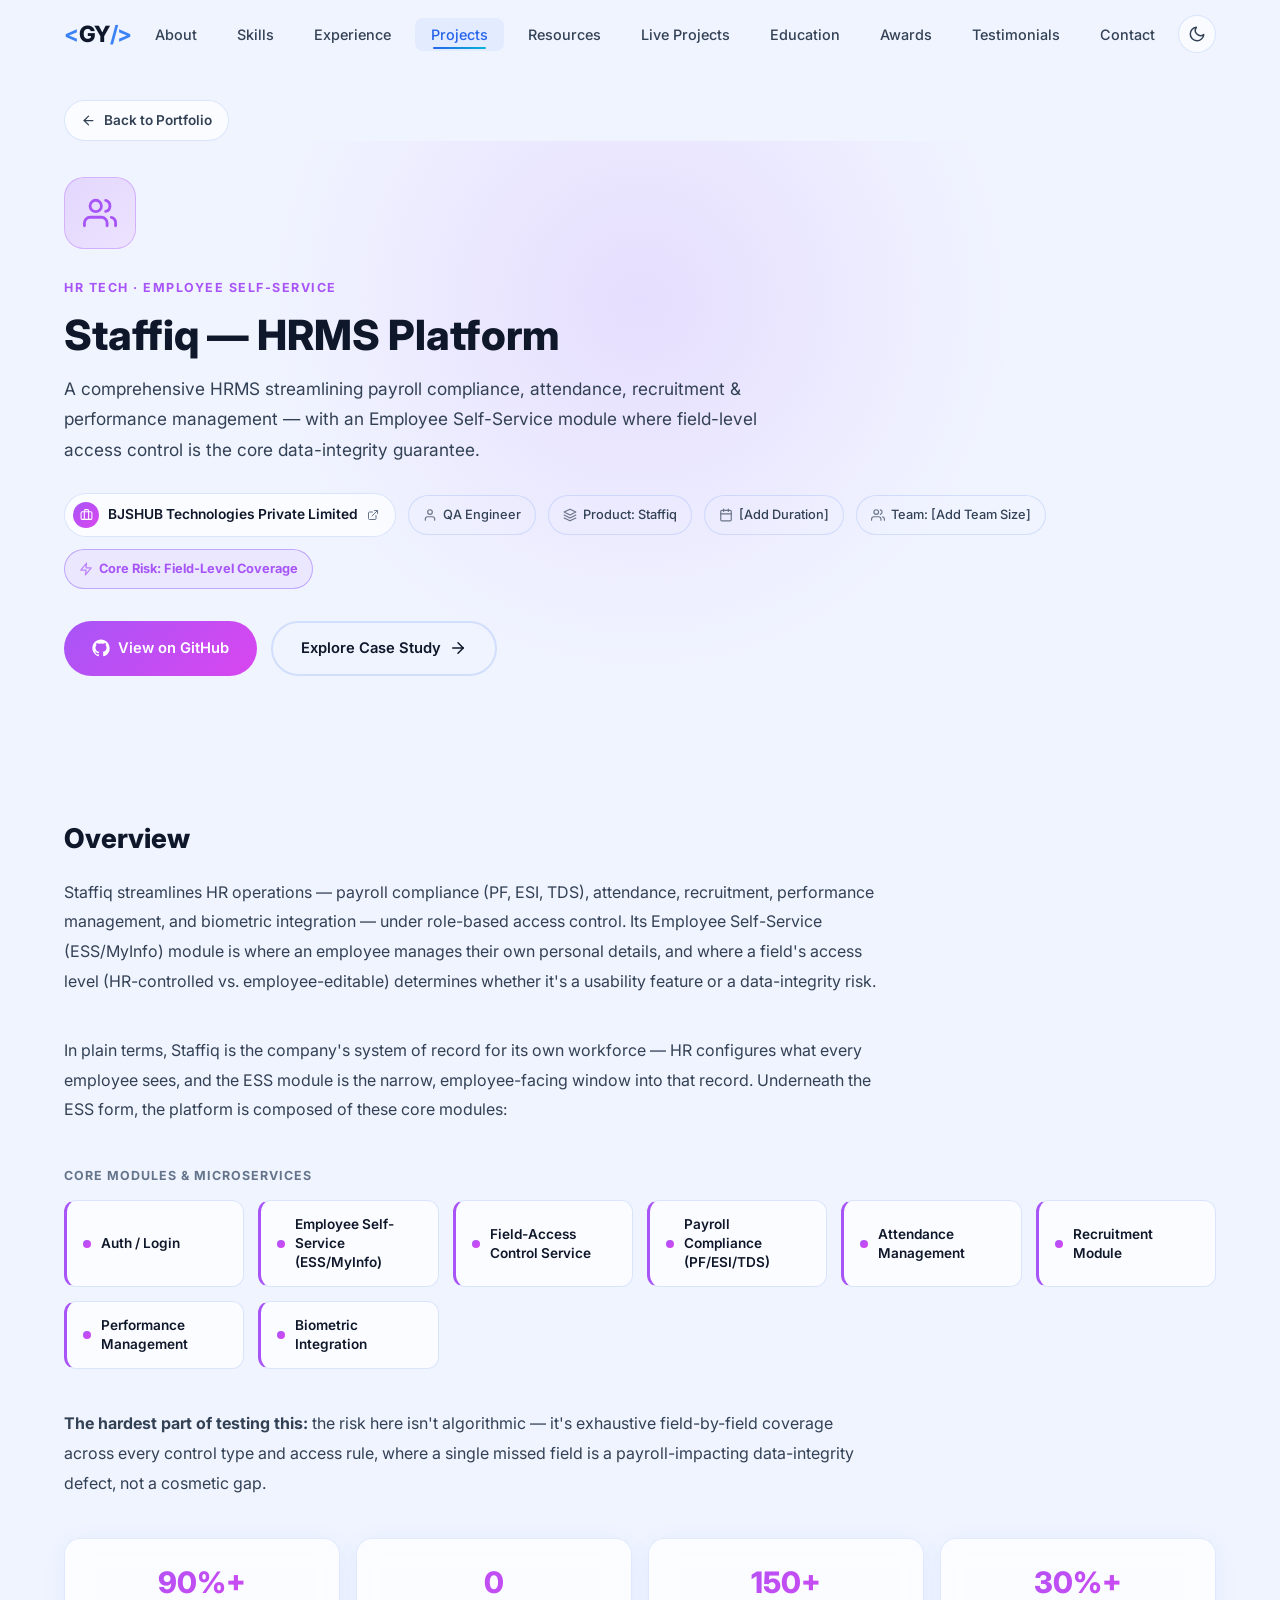
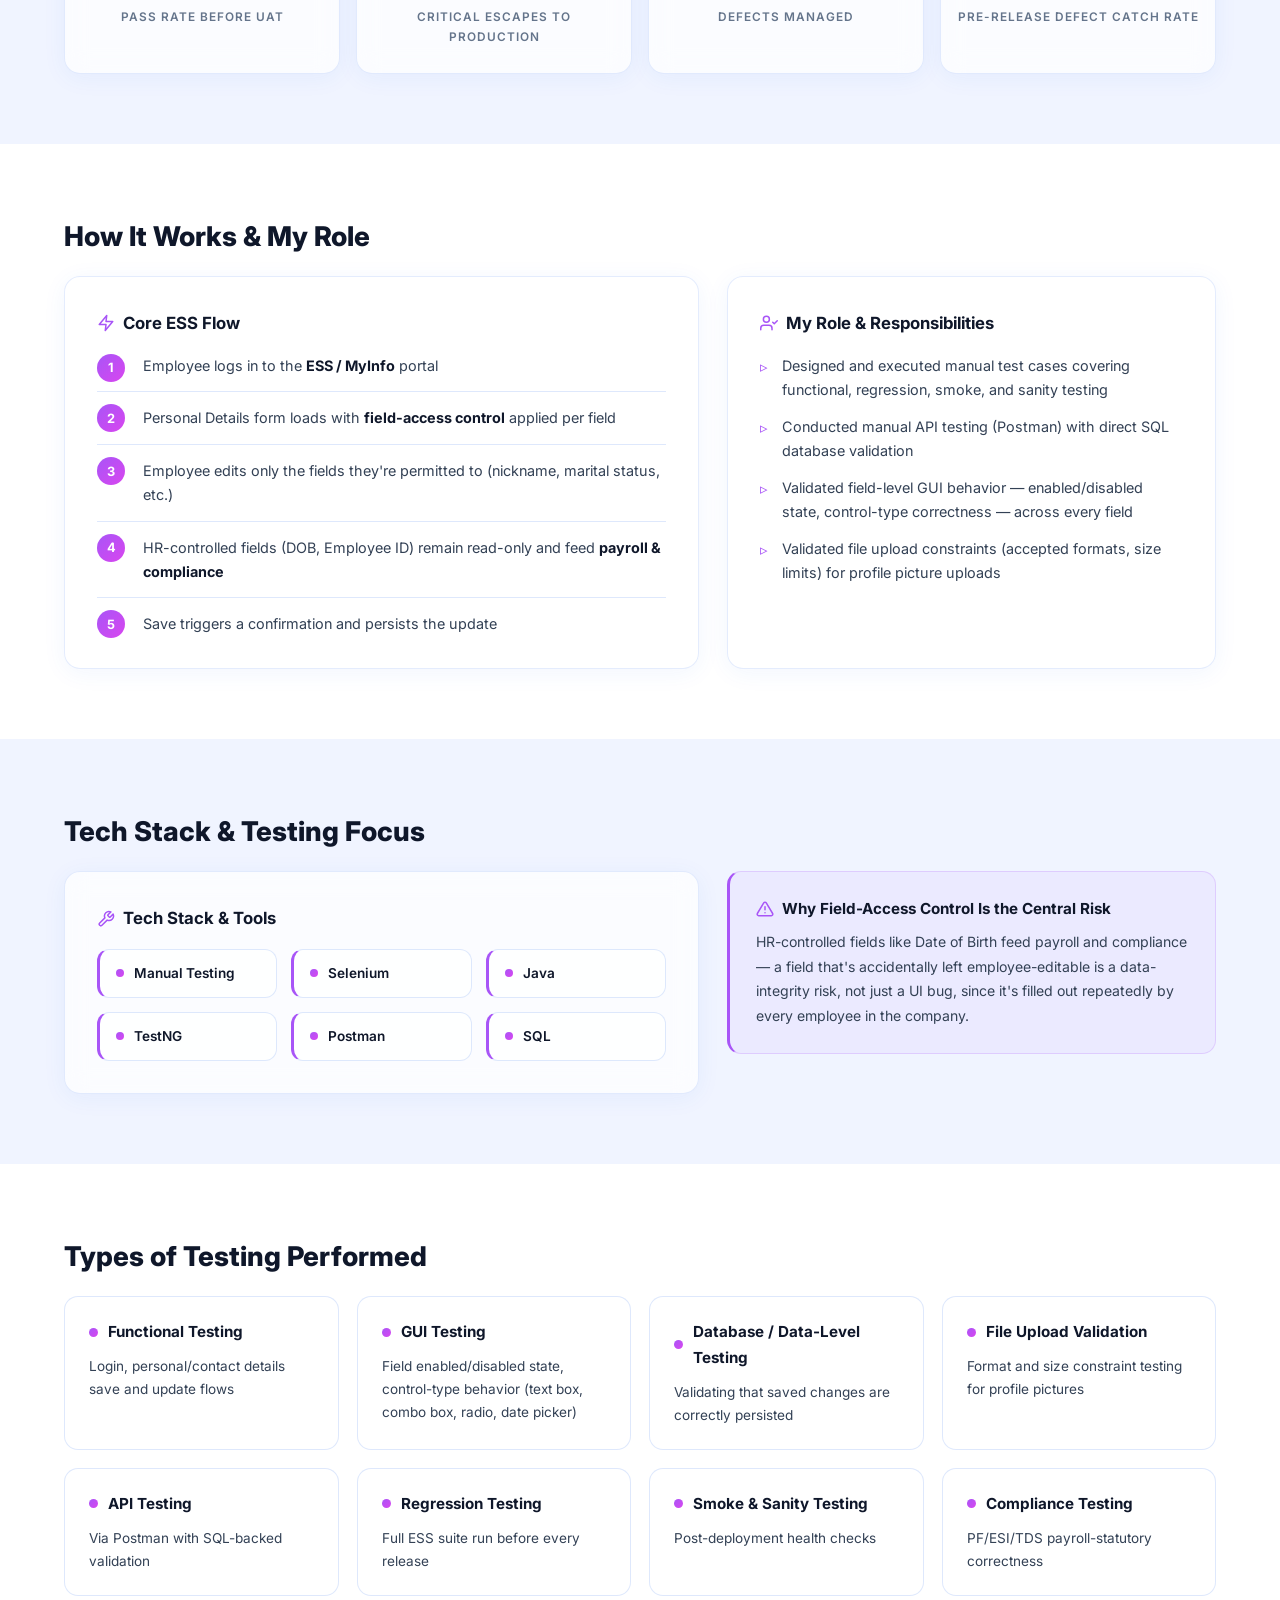
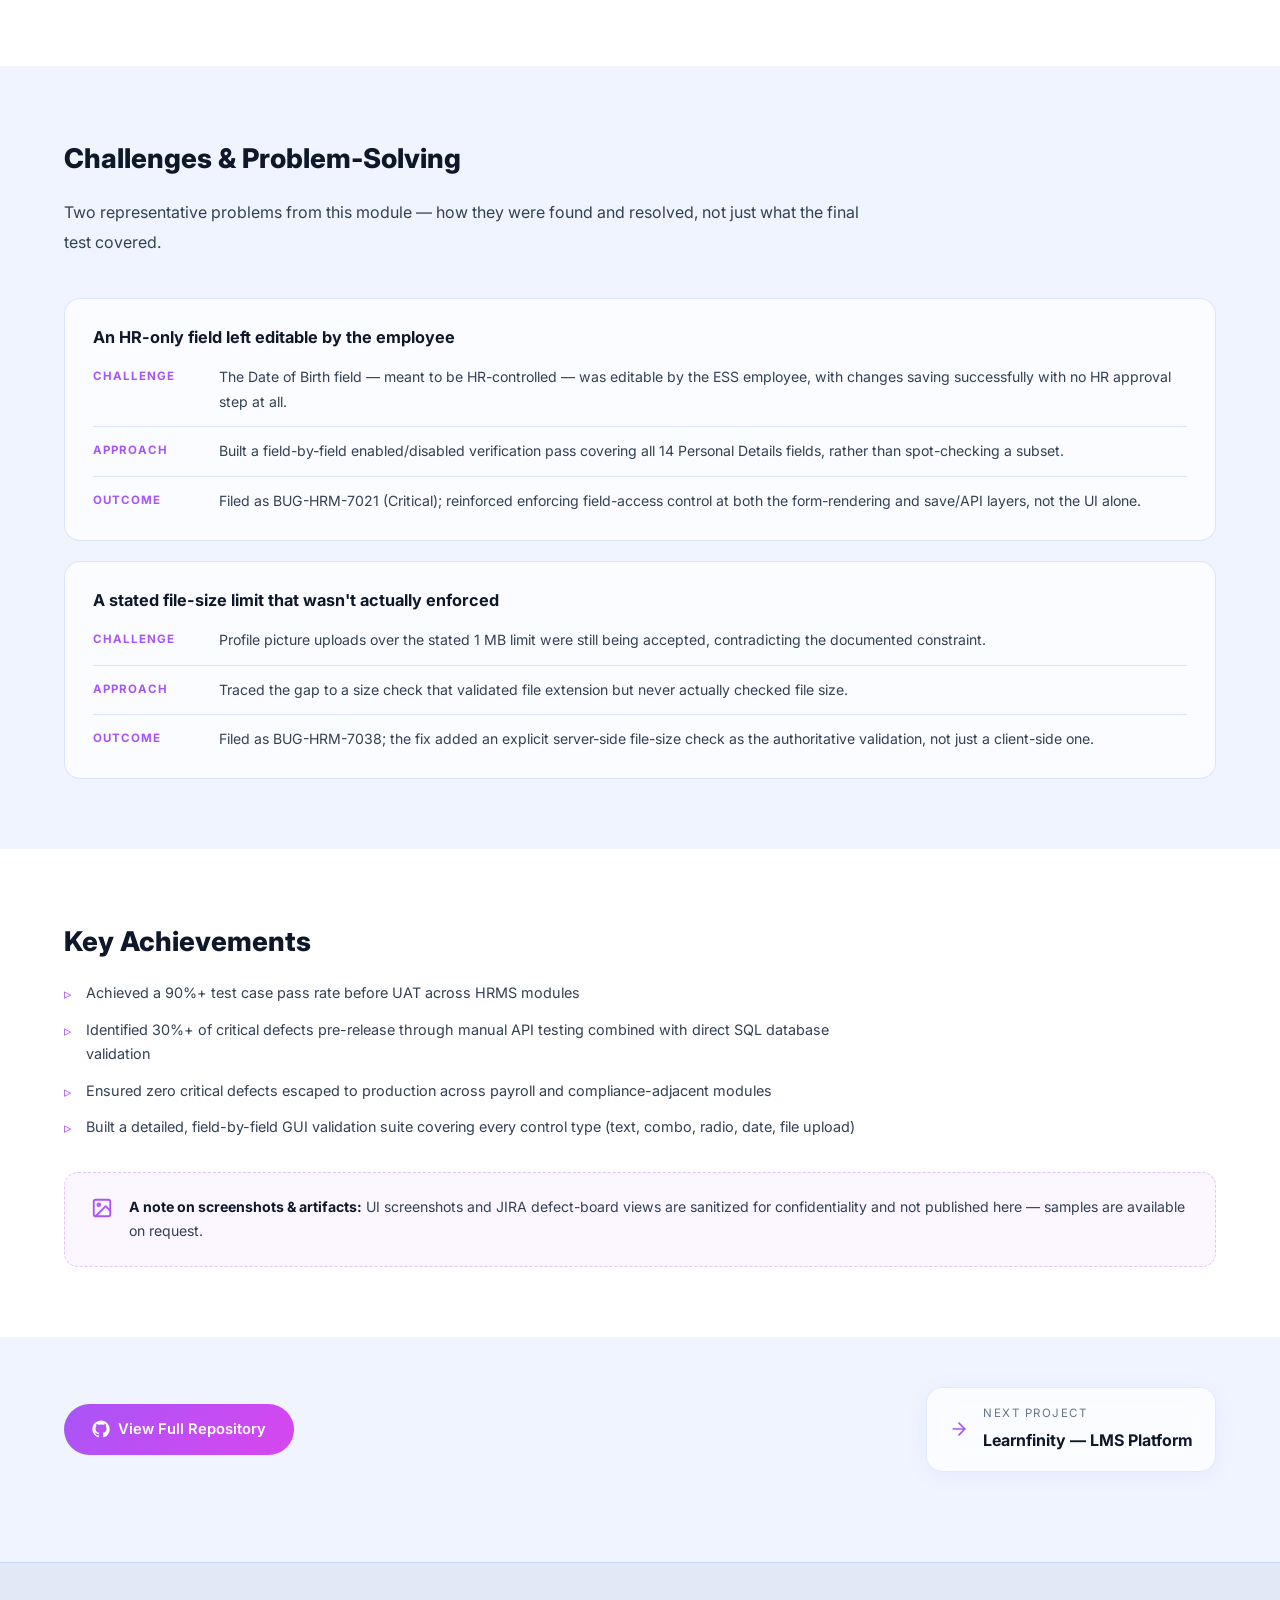
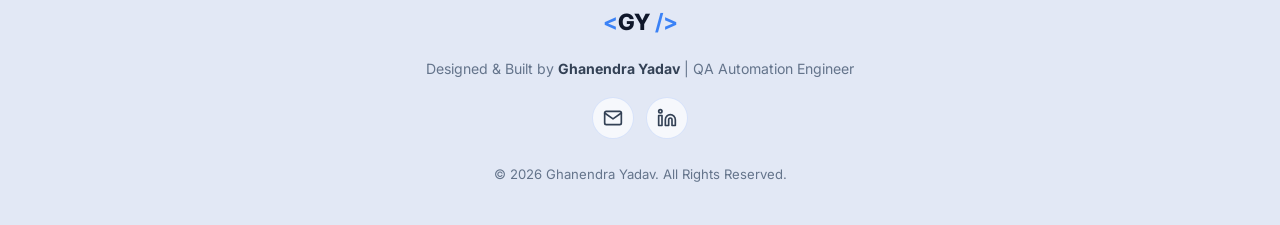
<file: projects/hrms/index.html>
<!DOCTYPE html>
<html lang="en">
<head>
  <meta charset="UTF-8">
  <meta name="viewport" content="width=device-width, initial-scale=1.0">
  <meta name="description" content="Staffiq — HRMS Platform, a comprehensive HR management system with field-level access control testing, built at BJSHUB Technologies.">
  <link rel="canonical" href="https://ghanendra-sdet.github.io/ghanendra-portfolio/projects/hrms/">
  <meta property="og:type" content="website">
  <meta property="og:site_name" content="Ghanendra Yadav — QA Automation Engineer">
  <meta property="og:title" content="Staffiq — HRMS Platform | Ghanendra Yadav — QA Automation Engineer">
  <meta property="og:description" content="Staffiq — HRMS Platform, a comprehensive HR management system with field-level access control testing, built at BJSHUB Technologies.">
  <meta property="og:url" content="https://ghanendra-sdet.github.io/ghanendra-portfolio/projects/hrms/">
  <meta property="og:image" content="https://ghanendra-sdet.github.io/ghanendra-portfolio/assets/profile.jpg">
  <meta name="twitter:card" content="summary_large_image">
  <meta name="twitter:title" content="Staffiq — HRMS Platform | Ghanendra Yadav — QA Automation Engineer">
  <meta name="twitter:description" content="Staffiq — HRMS Platform, a comprehensive HR management system with field-level access control testing, built at BJSHUB Technologies.">
  <meta name="twitter:image" content="https://ghanendra-sdet.github.io/ghanendra-portfolio/assets/profile.jpg">
  <meta name="keywords" content="QA Engineer, Manual Testing, HRMS, Employee Self-Service, GUI Testing, Portfolio, Case Study">
  <meta name="author" content="Ghanendra Yadav">
  <title>Staffiq — HRMS Platform | Ghanendra Yadav — QA Automation Engineer</title>
  <link rel="preconnect" href="https://fonts.googleapis.com">
  <link rel="preconnect" href="https://fonts.gstatic.com" crossorigin>
  <link href="https://fonts.googleapis.com/css2?family=Inter:wght@300;400;500;600;700;800;900&display=swap" rel="stylesheet" media="print" onload="this.media='all'">
  <noscript><link href="https://fonts.googleapis.com/css2?family=Inter:wght@300;400;500;600;700;800;900&display=swap" rel="stylesheet"></noscript>
  <link rel="stylesheet" href="../../style.css?v=18">
</head>
<body class="domain-hr">
  <script>
    (function() {
      const savedTheme = localStorage.getItem('theme');
      const systemPrefersLight = window.matchMedia('(prefers-color-scheme: light)').matches;
      if (savedTheme === 'light' || (!savedTheme && systemPrefersLight)) {
        document.body.classList.add('light-mode');
      }
    })();
  </script>

  <!-- ===== NAVIGATION ===== -->
  <nav id="navbar" class="navbar">
    <div class="nav-container">
      <a href="../../index.html#hero" class="nav-logo">
        <span class="logo-bracket">&lt;</span>GY<span class="logo-bracket"> /&gt;</span>
      </a>
      <ul class="nav-links" id="nav-links">
        <li><a href="../../index.html#about" class="nav-link">About</a></li>
        <li><a href="../../index.html#skills" class="nav-link">Skills</a></li>
        <li><a href="../../index.html#experience" class="nav-link">Experience</a></li>
        <li><a href="../../index.html#projects" class="nav-link active">Projects</a></li>
        <li><a href="../../index.html#resources" class="nav-link">Resources</a></li>
        <li><a href="../../live-projects/" class="nav-link">Live Projects</a></li>
        <li><a href="../../index.html#education" class="nav-link">Education</a></li>
        <li><a href="../../index.html#awards" class="nav-link">Awards</a></li>
        <li><a href="../../index.html#testimonials" class="nav-link">Testimonials</a></li>
        <li><a href="../../index.html#contact" class="nav-link">Contact</a></li>
      </ul>
      <div class="nav-actions">
        <button class="theme-toggle" id="theme-toggle" aria-label="Toggle light/dark mode" title="Toggle theme">
          <svg class="theme-icon sun-icon" width="18" height="18" viewBox="0 0 24 24" fill="none" stroke="currentColor" stroke-width="2" stroke-linecap="round" stroke-linejoin="round">
            <circle cx="12" cy="12" r="5"/><line x1="12" y1="1" x2="12" y2="3"/><line x1="12" y1="21" x2="12" y2="23"/><line x1="4.22" y1="4.22" x2="5.64" y2="5.64"/><line x1="18.36" y1="18.36" x2="19.78" y2="19.78"/><line x1="1" y1="12" x2="3" y2="12"/><line x1="21" y1="12" x2="23" y2="12"/><line x1="4.22" y1="19.78" x2="5.64" y2="18.36"/><line x1="18.36" y1="5.64" x2="19.78" y2="4.22"/>
          </svg>
          <svg class="theme-icon moon-icon" width="18" height="18" viewBox="0 0 24 24" fill="none" stroke="currentColor" stroke-width="2" stroke-linecap="round" stroke-linejoin="round">
            <path d="M21 12.79A9 9 0 1 1 11.21 3 7 7 0 0 0 21 12.79z"/>
          </svg>
        </button>
        <button class="nav-toggle" id="nav-toggle" aria-label="Toggle navigation">
          <span class="hamburger-line"></span><span class="hamburger-line"></span><span class="hamburger-line"></span>
        </button>
      </div>
    </div>
  </nav>

  <!-- ===== BACK LINK ===== -->
  <div class="detail-backlink-wrap">
    <div class="container">
      <a href="../../index.html#projects" class="detail-backlink reveal">
        <svg width="16" height="16" viewBox="0 0 24 24" fill="none" stroke="currentColor" stroke-width="2" stroke-linecap="round" stroke-linejoin="round"><line x1="19" y1="12" x2="5" y2="12"/><polyline points="12 19 5 12 12 5"/></svg>
        Back to Portfolio
      </a>
    </div>
  </div>

  <!-- ===== HERO ===== -->
  <header class="project-detail-hero domain-hr">
    <div class="container">
      <div class="detail-hero-icon reveal">
        <svg class="icon-svg" viewBox="0 0 24 24" fill="none" stroke="currentColor" stroke-width="2" stroke-linecap="round" stroke-linejoin="round"><path d="M17 21v-2a4 4 0 0 0-4-4H5a4 4 0 0 0-4 4v2"/><circle cx="9" cy="7" r="4"/><path d="M23 21v-2a4 4 0 0 0-3-3.87"/><path d="M16 3.13a4 4 0 0 1 0 7.75"/></svg>
      </div>
      <span class="detail-domain-label reveal">HR Tech · Employee Self-Service</span>
      <h1 class="detail-title reveal">Staffiq — HRMS Platform</h1>
      <p class="detail-tagline reveal">A comprehensive HRMS streamlining payroll compliance, attendance, recruitment &amp; performance management — with an Employee Self-Service module where field-level access control is the core data-integrity guarantee.</p>
      <div class="detail-meta-row reveal">
        <a href="https://bjshub.com/" target="_blank" rel="noopener noreferrer" class="company-badge">
          <span class="company-badge-icon">
            <svg viewBox="0 0 24 24" fill="none" stroke="currentColor" stroke-width="2" stroke-linecap="round" stroke-linejoin="round"><rect x="2" y="7" width="20" height="14" rx="2" ry="2"/><path d="M16 21V5a2 2 0 0 0-2-2h-4a2 2 0 0 0-2 2v16"/></svg>
          </span>
          BJSHUB Technologies Private Limited
          <svg class="external-icon" viewBox="0 0 24 24" fill="none" stroke="currentColor" stroke-width="2" stroke-linecap="round" stroke-linejoin="round"><path d="M18 13v6a2 2 0 0 1-2 2H5a2 2 0 0 1-2-2V8a2 2 0 0 1 2-2h6"/><polyline points="15 3 21 3 21 9"/><line x1="10" y1="14" x2="21" y2="3"/></svg>
        </a>
        <span class="meta-chip">
          <svg viewBox="0 0 24 24" fill="none" stroke="currentColor" stroke-width="2" stroke-linecap="round" stroke-linejoin="round"><path d="M20 21v-2a4 4 0 0 0-4-4H8a4 4 0 0 0-4 4v2"/><circle cx="12" cy="7" r="4"/></svg>
          QA Engineer
        </span>
        <span class="meta-chip">
          <svg viewBox="0 0 24 24" fill="none" stroke="currentColor" stroke-width="2" stroke-linecap="round" stroke-linejoin="round"><polygon points="12 2 2 7 12 12 22 7 12 2"/><polyline points="2 17 12 22 22 17"/><polyline points="2 12 12 17 22 12"/></svg>
          Product: Staffiq
        </span>
        <span class="meta-chip">
          <svg viewBox="0 0 24 24" fill="none" stroke="currentColor" stroke-width="2" stroke-linecap="round" stroke-linejoin="round"><rect x="3" y="4" width="18" height="18" rx="2" ry="2"/><line x1="16" y1="2" x2="16" y2="6"/><line x1="8" y1="2" x2="8" y2="6"/><line x1="3" y1="10" x2="21" y2="10"/></svg>
          [Add Duration]
        </span>
        <span class="meta-chip">
          <svg viewBox="0 0 24 24" fill="none" stroke="currentColor" stroke-width="2" stroke-linecap="round" stroke-linejoin="round"><path d="M17 21v-2a4 4 0 0 0-4-4H5a4 4 0 0 0-4 4v2"/><circle cx="9" cy="7" r="4"/><path d="M23 21v-2a4 4 0 0 0-3-3.87"/><path d="M16 3.13a4 4 0 0 1 0 7.75"/></svg>
          Team: [Add Team Size]
        </span>
        <span class="meta-chip meta-chip-strong">
          <svg viewBox="0 0 24 24" fill="none" stroke="currentColor" stroke-width="2" stroke-linecap="round" stroke-linejoin="round"><path d="M13 2 3 14h9l-1 8 10-12h-9l1-8z"/></svg>
          Core Risk: Field-Level Coverage
        </span>
      </div>
      <div class="detail-hero-cta reveal">
        <a href="https://github.com/ghanendra-sdet/hrms-platform" target="_blank" rel="noopener noreferrer" class="btn-domain">
          <svg viewBox="0 0 24 24" fill="currentColor"><path d="M12 .5C5.65.5.5 5.65.5 12c0 5.09 3.29 9.4 7.86 10.93.57.1.78-.25.78-.55v-1.94c-3.2.7-3.88-1.54-3.88-1.54-.52-1.33-1.28-1.68-1.28-1.68-1.04-.72.08-.7.08-.7 1.15.08 1.76 1.18 1.76 1.18 1.03 1.75 2.7 1.25 3.36.96.1-.75.4-1.25.73-1.54-2.55-.29-5.23-1.28-5.23-5.68 0-1.26.45-2.28 1.18-3.09-.12-.29-.51-1.46.11-3.05 0 0 .97-.31 3.18 1.18a11.05 11.05 0 0 1 5.79 0c2.2-1.49 3.17-1.18 3.17-1.18.63 1.59.24 2.76.12 3.05.74.81 1.18 1.83 1.18 3.09 0 4.41-2.69 5.39-5.25 5.67.41.36.78 1.07.78 2.15v3.19c0 .3.21.66.79.55A10.51 10.51 0 0 0 23.5 12c0-6.35-5.15-11.5-11.5-11.5z"/></svg>
          View on GitHub
        </a>
        <a href="#overview" class="btn-github-outline">
          Explore Case Study
          <svg viewBox="0 0 24 24" fill="none" stroke="currentColor" stroke-width="2" stroke-linecap="round" stroke-linejoin="round"><line x1="5" y1="12" x2="19" y2="12"/><polyline points="12 5 19 12 12 19"/></svg>
        </a>
      </div>
    </div>
  </header>

  <!-- ===== OVERVIEW ===== -->
  <section class="detail-section" id="overview">
    <div class="container">
      <h2 class="detail-section-heading reveal">Overview</h2>
      <p class="detail-lede reveal">Staffiq streamlines HR operations — payroll compliance (PF, ESI, TDS), attendance, recruitment, performance management, and biometric integration — under role-based access control. Its Employee Self-Service (ESS/MyInfo) module is where an employee manages their own personal details, and where a field's access level (HR-controlled vs. employee-editable) determines whether it's a usability feature or a data-integrity risk.</p>
      <p class="detail-lede reveal">In plain terms, Staffiq is the company's system of record for its own workforce — HR configures what every employee sees, and the ESS module is the narrow, employee-facing window into that record. Underneath the ESS form, the platform is composed of these core modules:</p>
      <div class="overview-modules">
        <span class="chip-grid-label reveal">Core Modules &amp; Microservices</span>
        <div class="chip-grid reveal">
          <div class="chip-item"><span class="chip-dot"></span>Auth / Login</div>
          <div class="chip-item"><span class="chip-dot"></span>Employee Self-Service (ESS/MyInfo)</div>
          <div class="chip-item"><span class="chip-dot"></span>Field-Access Control Service</div>
          <div class="chip-item"><span class="chip-dot"></span>Payroll Compliance (PF/ESI/TDS)</div>
          <div class="chip-item"><span class="chip-dot"></span>Attendance Management</div>
          <div class="chip-item"><span class="chip-dot"></span>Recruitment Module</div>
          <div class="chip-item"><span class="chip-dot"></span>Performance Management</div>
          <div class="chip-item"><span class="chip-dot"></span>Biometric Integration</div>
        </div>
      </div>
      <p class="detail-lede reveal"><strong>The hardest part of testing this:</strong> the risk here isn't algorithmic — it's exhaustive field-by-field coverage across every control type and access rule, where a single missed field is a payroll-impacting data-integrity defect, not a cosmetic gap.</p>
      <div class="detail-stats-grid">
        <div class="detail-stat-card glass-card reveal">
          <span class="detail-stat-number">90%+</span>
          <span class="detail-stat-label">Pass Rate Before UAT</span>
        </div>
        <div class="detail-stat-card glass-card reveal">
          <span class="detail-stat-number">0</span>
          <span class="detail-stat-label">Critical Escapes to Production</span>
        </div>
        <div class="detail-stat-card glass-card reveal">
          <span class="detail-stat-number">150+</span>
          <span class="detail-stat-label">Defects Managed</span>
        </div>
        <div class="detail-stat-card glass-card reveal">
          <span class="detail-stat-number">30%+</span>
          <span class="detail-stat-label">Pre-Release Defect Catch Rate</span>
        </div>
      </div>
    </div>
  </section>

  <!-- ===== FLOW + ROLE ===== -->
  <section class="detail-section alt-bg">
    <div class="container">
      <h2 class="detail-section-heading reveal">How It Works &amp; My Role</h2>
      <div class="detail-content-grid">
        <div class="detail-card glass-card reveal">
          <h4>
            <svg viewBox="0 0 24 24" fill="none" stroke="currentColor" stroke-width="2" stroke-linecap="round" stroke-linejoin="round"><polygon points="13 2 3 14 12 14 11 22 21 10 12 10 13 2"/></svg>
            Core ESS Flow
          </h4>
          <ol class="flow-steps">
            <li>Employee logs in to the <strong>ESS / MyInfo</strong> portal</li>
            <li>Personal Details form loads with <strong>field-access control</strong> applied per field</li>
            <li>Employee edits only the fields they're permitted to (nickname, marital status, etc.)</li>
            <li>HR-controlled fields (DOB, Employee ID) remain read-only and feed <strong>payroll &amp; compliance</strong></li>
            <li>Save triggers a confirmation and persists the update</li>
          </ol>
        </div>
        <div class="detail-card glass-card reveal">
          <h4>
            <svg viewBox="0 0 24 24" fill="none" stroke="currentColor" stroke-width="2" stroke-linecap="round" stroke-linejoin="round"><path d="M16 21v-2a4 4 0 0 0-4-4H5a4 4 0 0 0-4 4v2"/><circle cx="8.5" cy="7" r="4"/><polyline points="17 11 19 13 23 9"/></svg>
            My Role &amp; Responsibilities
          </h4>
          <ul class="detail-highlights">
            <li>Designed and executed manual test cases covering functional, regression, smoke, and sanity testing</li>
            <li>Conducted manual API testing (Postman) with direct SQL database validation</li>
            <li>Validated field-level GUI behavior — enabled/disabled state, control-type correctness — across every field</li>
            <li>Validated file upload constraints (accepted formats, size limits) for profile picture uploads</li>
          </ul>
        </div>
      </div>
    </div>
  </section>

  <!-- ===== TECH + RISK ===== -->
  <section class="detail-section" id="tech">
    <div class="container">
      <h2 class="detail-section-heading reveal">Tech Stack &amp; Testing Focus</h2>
      <div class="detail-content-grid">
        <div class="detail-card glass-card reveal">
          <h4>
            <svg viewBox="0 0 24 24" fill="none" stroke="currentColor" stroke-width="2" stroke-linecap="round" stroke-linejoin="round"><path d="M14.7 6.3a1 1 0 0 0 0 1.4l1.6 1.6a1 1 0 0 0 1.4 0l3.77-3.77a6 6 0 0 1-7.94 7.94l-6.91 6.91a2.12 2.12 0 0 1-3-3l6.91-6.91a6 6 0 0 1 7.94-7.94l-3.76 3.76z"/></svg>
            Tech Stack &amp; Tools
          </h4>
          <div class="chip-grid">
            <div class="chip-item"><span class="chip-dot"></span>Manual Testing</div>
            <div class="chip-item"><span class="chip-dot"></span>Selenium</div>
            <div class="chip-item"><span class="chip-dot"></span>Java</div>
            <div class="chip-item"><span class="chip-dot"></span>TestNG</div>
            <div class="chip-item"><span class="chip-dot"></span>Postman</div>
            <div class="chip-item"><span class="chip-dot"></span>SQL</div>
          </div>
        </div>
        <div class="detail-card reveal">
          <div class="risk-callout">
            <h5>
              <svg viewBox="0 0 24 24" fill="none" stroke="currentColor" stroke-width="2" stroke-linecap="round" stroke-linejoin="round"><path d="M10.29 3.86 1.82 18a2 2 0 0 0 1.71 3h16.94a2 2 0 0 0 1.71-3L13.71 3.86a2 2 0 0 0-3.42 0z"/><line x1="12" y1="9" x2="12" y2="13"/><line x1="12" y1="17" x2="12.01" y2="17"/></svg>
              Why Field-Access Control Is the Central Risk
            </h5>
            <p>HR-controlled fields like Date of Birth feed payroll and compliance — a field that's accidentally left employee-editable is a data-integrity risk, not just a UI bug, since it's filled out repeatedly by every employee in the company.</p>
          </div>
        </div>
      </div>
    </div>
  </section>

  <!-- ===== TYPES OF TESTING PERFORMED ===== -->
  <section class="detail-section alt-bg">
    <div class="container">
      <h2 class="detail-section-heading reveal">Types of Testing Performed</h2>
      <div class="testing-types-grid">
        <div class="testing-type-card reveal">
          <h5><span class="chip-dot"></span>Functional Testing</h5>
          <p>Login, personal/contact details save and update flows</p>
        </div>
        <div class="testing-type-card reveal">
          <h5><span class="chip-dot"></span>GUI Testing</h5>
          <p>Field enabled/disabled state, control-type behavior (text box, combo box, radio, date picker)</p>
        </div>
        <div class="testing-type-card reveal">
          <h5><span class="chip-dot"></span>Database / Data-Level Testing</h5>
          <p>Validating that saved changes are correctly persisted</p>
        </div>
        <div class="testing-type-card reveal">
          <h5><span class="chip-dot"></span>File Upload Validation</h5>
          <p>Format and size constraint testing for profile pictures</p>
        </div>
        <div class="testing-type-card reveal">
          <h5><span class="chip-dot"></span>API Testing</h5>
          <p>Via Postman with SQL-backed validation</p>
        </div>
        <div class="testing-type-card reveal">
          <h5><span class="chip-dot"></span>Regression Testing</h5>
          <p>Full ESS suite run before every release</p>
        </div>
        <div class="testing-type-card reveal">
          <h5><span class="chip-dot"></span>Smoke &amp; Sanity Testing</h5>
          <p>Post-deployment health checks</p>
        </div>
        <div class="testing-type-card reveal">
          <h5><span class="chip-dot"></span>Compliance Testing</h5>
          <p>PF/ESI/TDS payroll-statutory correctness</p>
        </div>
      </div>
    </div>
  </section>

  <!-- ===== CHALLENGES & PROBLEM-SOLVING ===== -->
  <section class="detail-section">
    <div class="container">
      <h2 class="detail-section-heading reveal">Challenges &amp; Problem-Solving</h2>
      <p class="detail-lede reveal">Two representative problems from this module — how they were found and resolved, not just what the final test covered.</p>
      <div class="challenge-card reveal">
        <h5>An HR-only field left editable by the employee</h5>
        <div class="challenge-row">
          <span class="challenge-label">Challenge</span>
          <p>The Date of Birth field — meant to be HR-controlled — was editable by the ESS employee, with changes saving successfully with no HR approval step at all.</p>
        </div>
        <div class="challenge-row">
          <span class="challenge-label">Approach</span>
          <p>Built a field-by-field enabled/disabled verification pass covering all 14 Personal Details fields, rather than spot-checking a subset.</p>
        </div>
        <div class="challenge-row">
          <span class="challenge-label">Outcome</span>
          <p>Filed as BUG-HRM-7021 (Critical); reinforced enforcing field-access control at both the form-rendering and save/API layers, not the UI alone.</p>
        </div>
      </div>
      <div class="challenge-card reveal">
        <h5>A stated file-size limit that wasn't actually enforced</h5>
        <div class="challenge-row">
          <span class="challenge-label">Challenge</span>
          <p>Profile picture uploads over the stated 1 MB limit were still being accepted, contradicting the documented constraint.</p>
        </div>
        <div class="challenge-row">
          <span class="challenge-label">Approach</span>
          <p>Traced the gap to a size check that validated file extension but never actually checked file size.</p>
        </div>
        <div class="challenge-row">
          <span class="challenge-label">Outcome</span>
          <p>Filed as BUG-HRM-7038; the fix added an explicit server-side file-size check as the authoritative validation, not just a client-side one.</p>
        </div>
      </div>
    </div>
  </section>

  <!-- ===== ACHIEVEMENTS ===== -->
  <section class="detail-section alt-bg">
    <div class="container">
      <h2 class="detail-section-heading reveal">Key Achievements</h2>
      <ul class="detail-highlights reveal" style="max-width: 820px;">
        <li>Achieved a 90%+ test case pass rate before UAT across HRMS modules</li>
        <li>Identified 30%+ of critical defects pre-release through manual API testing combined with direct SQL database validation</li>
        <li>Ensured zero critical defects escaped to production across payroll and compliance-adjacent modules</li>
        <li>Built a detailed, field-by-field GUI validation suite covering every control type (text, combo, radio, date, file upload)</li>
      </ul>
      <div class="proof-note reveal" style="margin-top: 32px;">
        <svg viewBox="0 0 24 24" fill="none" stroke="currentColor" stroke-width="2" stroke-linecap="round" stroke-linejoin="round"><rect x="3" y="3" width="18" height="18" rx="2" ry="2"/><circle cx="8.5" cy="8.5" r="1.5"/><polyline points="21 15 16 10 5 21"/></svg>
        <p><strong>A note on screenshots &amp; artifacts:</strong> UI screenshots and JIRA defect-board views are sanitized for confidentiality and not published here — samples are available on request.</p>
      </div>
    </div>
  </section>

  <!-- ===== FOOTER CTA ===== -->
  <section class="detail-section" style="padding-top: 0;">
    <div class="container">
      <div class="detail-footer-cta">
        <a href="https://github.com/ghanendra-sdet/hrms-platform" target="_blank" rel="noopener noreferrer" class="btn-domain">
          <svg viewBox="0 0 24 24" fill="currentColor"><path d="M12 .5C5.65.5.5 5.65.5 12c0 5.09 3.29 9.4 7.86 10.93.57.1.78-.25.78-.55v-1.94c-3.2.7-3.88-1.54-3.88-1.54-.52-1.33-1.28-1.68-1.28-1.68-1.04-.72.08-.7.08-.7 1.15.08 1.76 1.18 1.76 1.18 1.03 1.75 2.7 1.25 3.36.96.1-.75.4-1.25.73-1.54-2.55-.29-5.23-1.28-5.23-5.68 0-1.26.45-2.28 1.18-3.09-.12-.29-.51-1.46.11-3.05 0 0 .97-.31 3.18 1.18a11.05 11.05 0 0 1 5.79 0c2.2-1.49 3.17-1.18 3.17-1.18.63 1.59.24 2.76.12 3.05.74.81 1.18 1.83 1.18 3.09 0 4.41-2.69 5.39-5.25 5.67.41.36.78 1.07.78 2.15v3.19c0 .3.21.66.79.55A10.51 10.51 0 0 0 23.5 12c0-6.35-5.15-11.5-11.5-11.5z"/></svg>
          View Full Repository
        </a>
        <a href="../lms/" class="next-project-link glass-card">
          <svg viewBox="0 0 24 24" fill="none" stroke="currentColor" stroke-width="2" stroke-linecap="round" stroke-linejoin="round"><line x1="5" y1="12" x2="19" y2="12"/><polyline points="12 5 19 12 12 19"/></svg>
          <span>
            <span class="next-project-label">Next Project</span>
            <span class="next-project-name">Learnfinity — LMS Platform</span>
          </span>
        </a>
      </div>
    </div>
  </section>

  <!-- ===== FOOTER ===== -->
  <footer class="footer">
    <div class="container">
      <div class="footer-content">
        <div class="footer-logo">
          <span class="logo-bracket">&lt;</span>GY<span class="logo-bracket"> /&gt;</span>
        </div>
        <p class="footer-text">Designed &amp; Built by <strong>Ghanendra Yadav</strong> | QA Automation Engineer</p>
        <div class="footer-socials">
          <a href="mailto:ghanendrablr@gmail.com" class="footer-social" aria-label="Email">
            <svg width="20" height="20" viewBox="0 0 24 24" fill="none" stroke="currentColor" stroke-width="2" stroke-linecap="round" stroke-linejoin="round"><path d="M4 4h16c1.1 0 2 .9 2 2v12c0 1.1-.9 2-2 2H4c-1.1 0-2-.9-2-2V6c0-1.1.9-2 2-2z"/><polyline points="22,6 12,13 2,6"/></svg>
          </a>
          <a href="https://linkedin.com/in/ghanendra-yadav" target="_blank" rel="noopener noreferrer" class="footer-social" aria-label="LinkedIn">
            <svg width="20" height="20" viewBox="0 0 24 24" fill="none" stroke="currentColor" stroke-width="2" stroke-linecap="round" stroke-linejoin="round"><path d="M16 8a6 6 0 0 1 6 6v7h-4v-7a2 2 0 0 0-2-2 2 2 0 0 0-2 2v7h-4v-7a6 6 0 0 1 6-6z"/><rect x="2" y="9" width="4" height="12"/><circle cx="4" cy="4" r="2"/></svg>
          </a>
        </div>
        <p class="footer-copyright">&copy; 2026 Ghanendra Yadav. All Rights Reserved.</p>
      </div>
    </div>
  </footer>

  <button id="back-to-top" class="back-to-top" aria-label="Back to top">
    <svg width="24" height="24" viewBox="0 0 24 24" fill="none" stroke="currentColor" stroke-width="2" stroke-linecap="round" stroke-linejoin="round"><polyline points="18 15 12 9 6 15"/></svg>
  </button>

  <script src="../../script.js?v=2"></script>
</body>
</html>
</file>
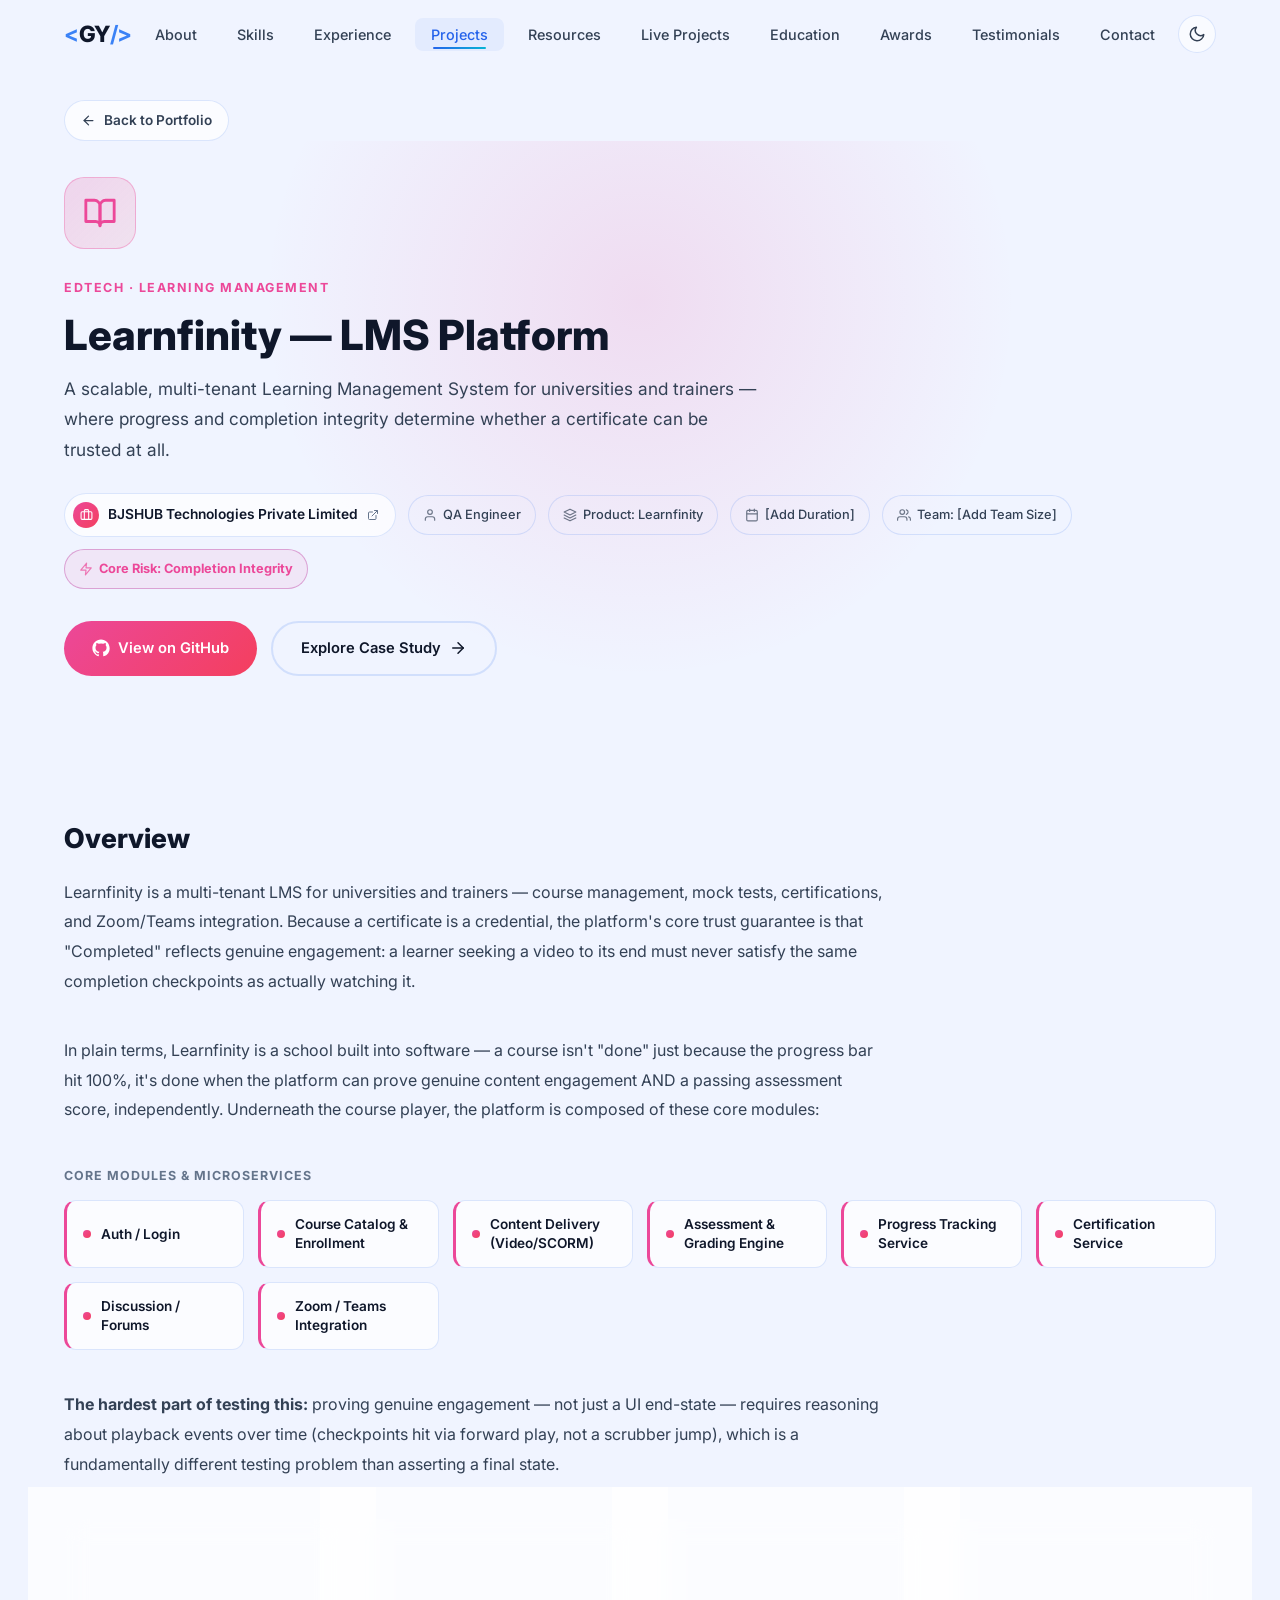
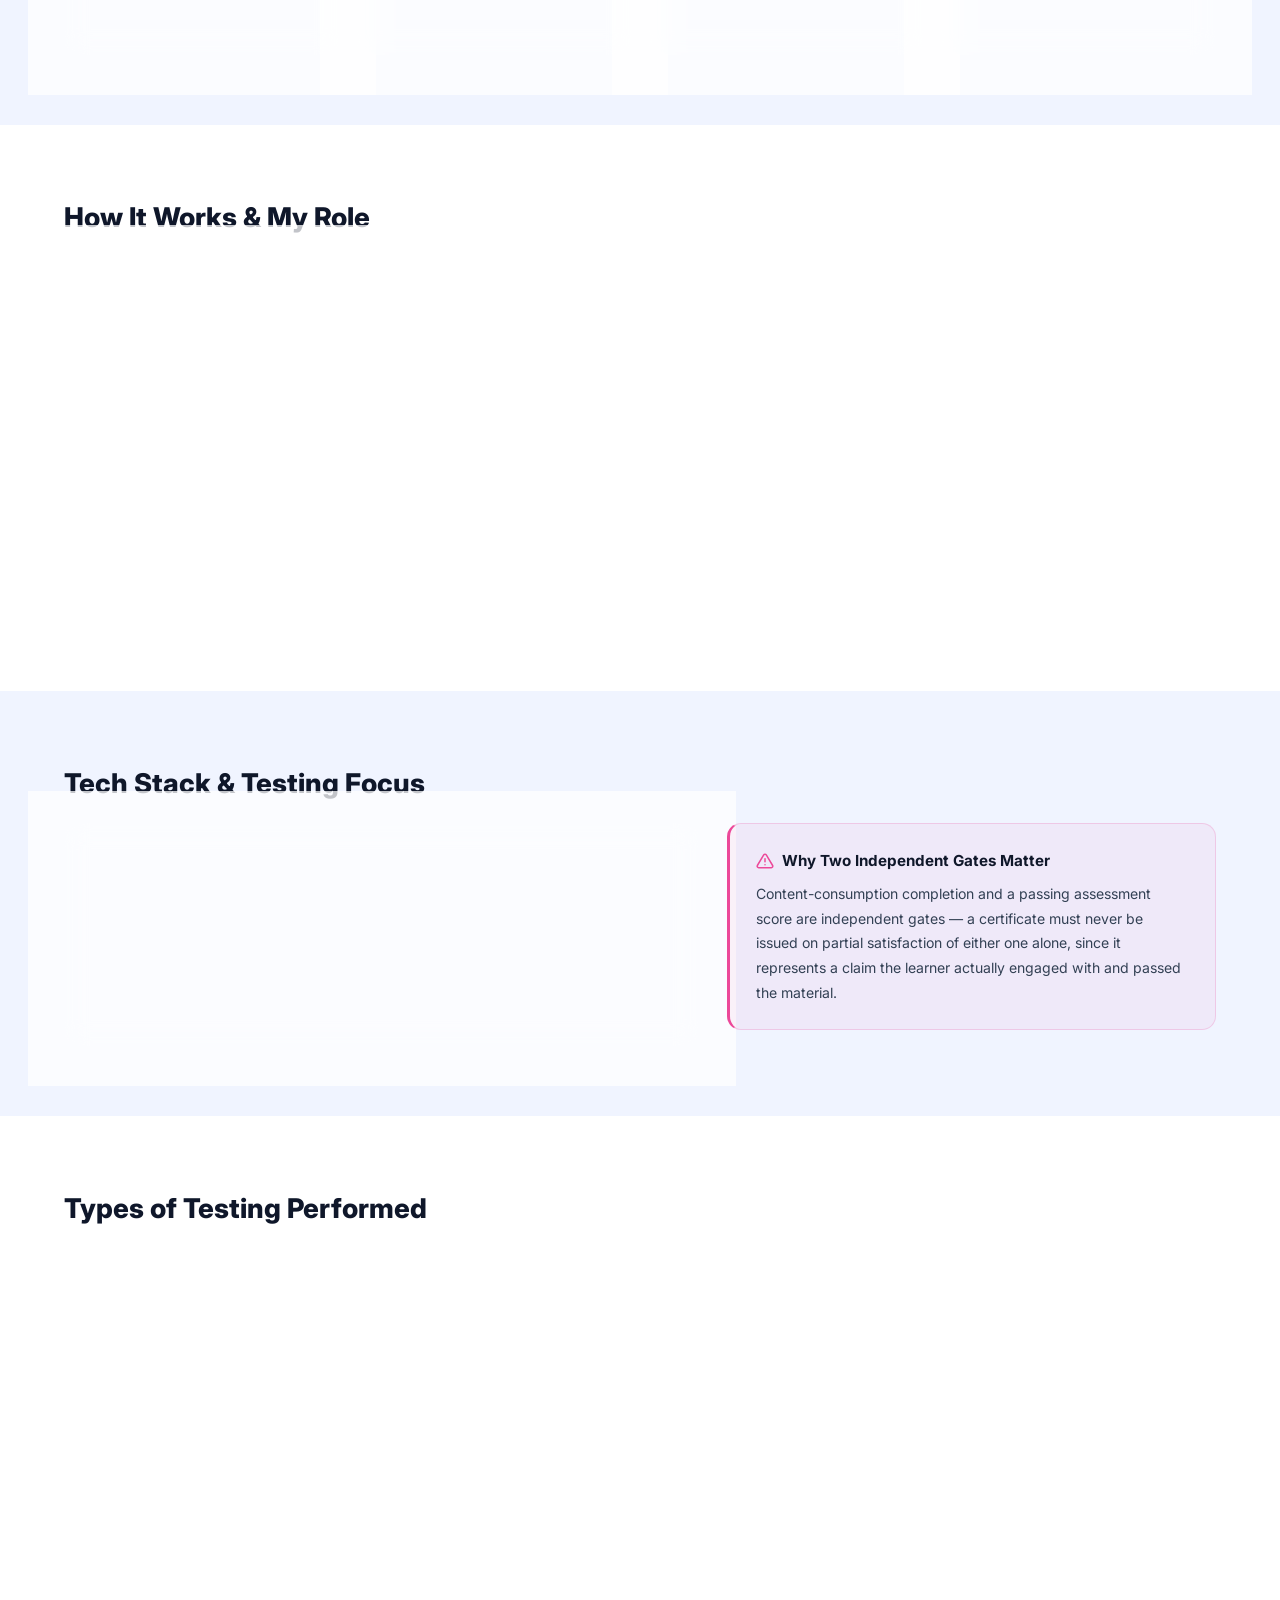
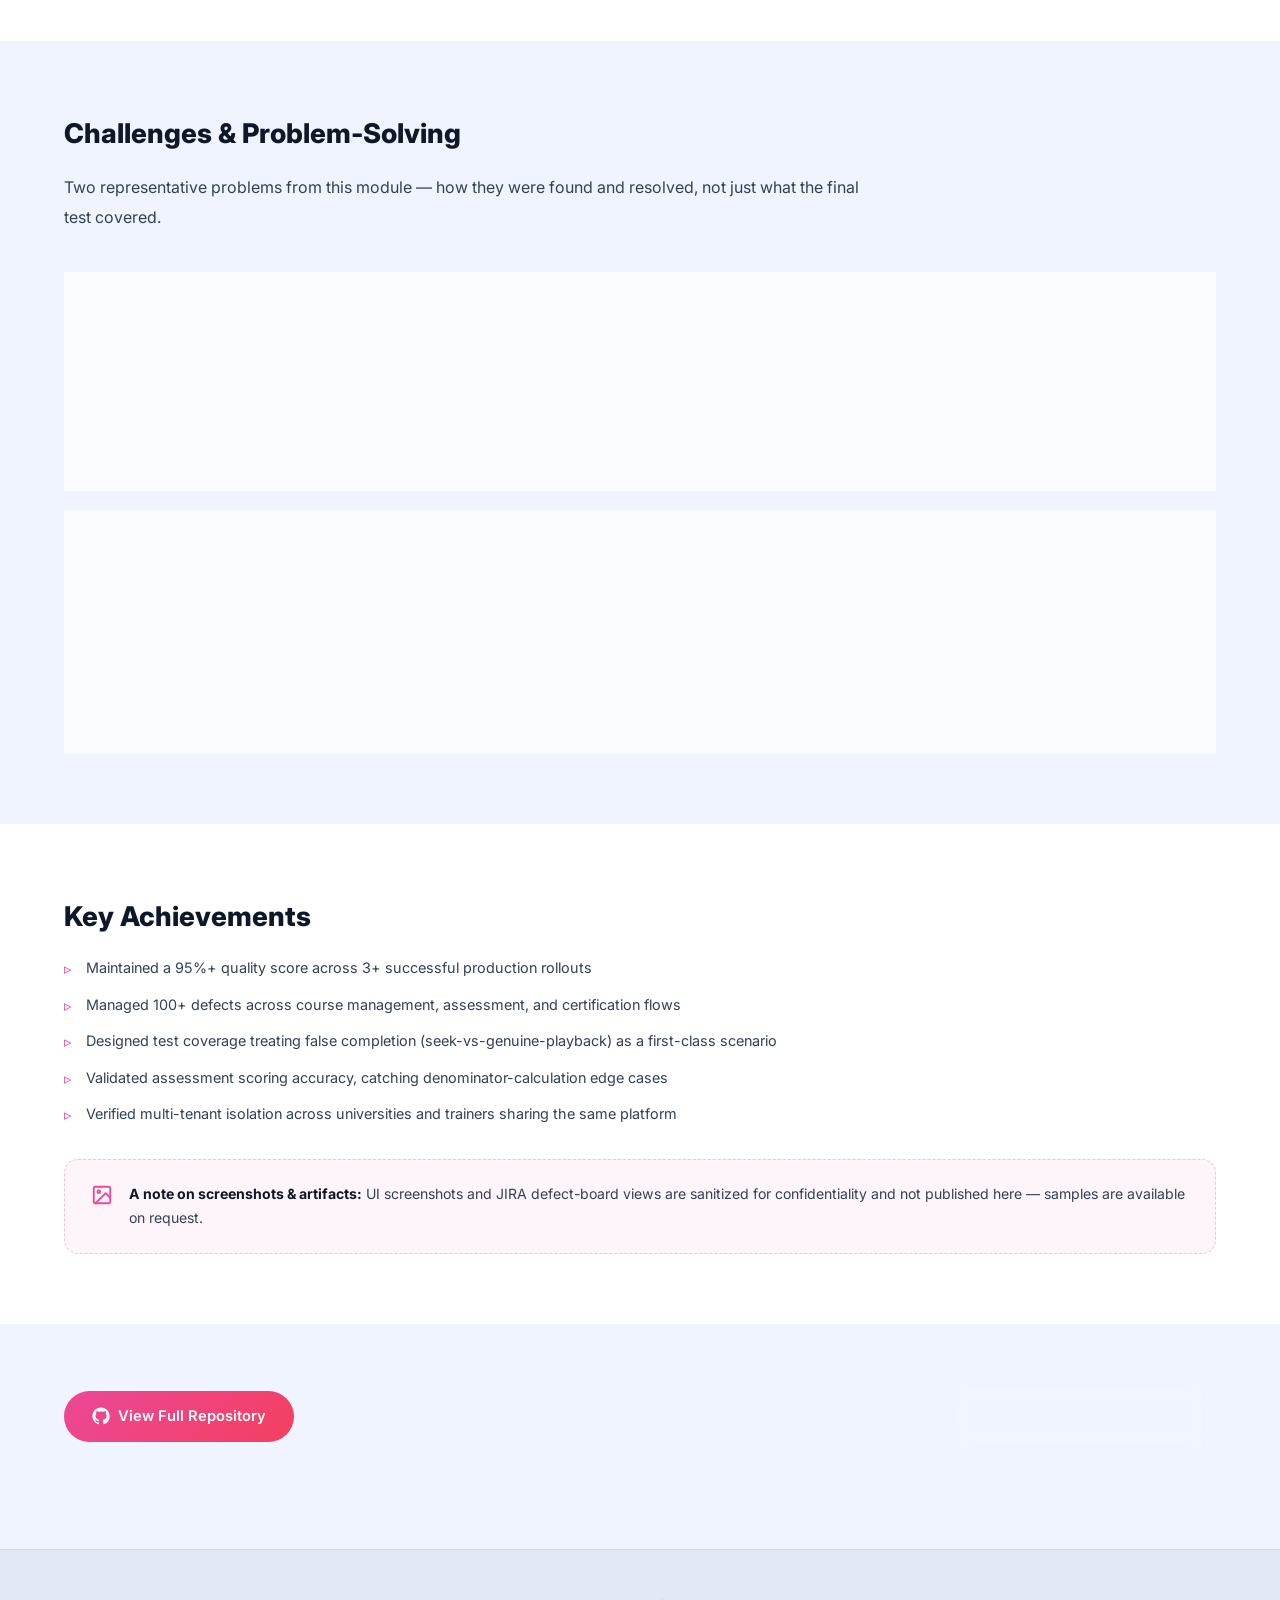
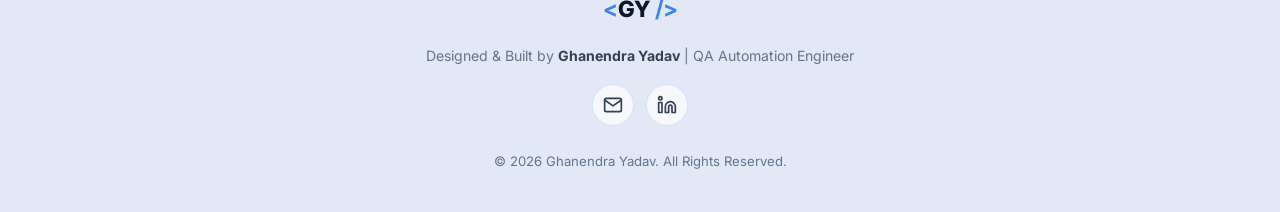
<file: projects/lms/index.html>
<!DOCTYPE html>
<html lang="en">
<head>
  <meta charset="UTF-8">
  <meta name="viewport" content="width=device-width, initial-scale=1.0">
  <meta name="description" content="Learnfinity — LMS Platform, a scalable multi-tenant Learning Management System with completion-integrity testing, built at BJSHUB Technologies.">
  <link rel="canonical" href="https://ghanendra-sdet.github.io/ghanendra-portfolio/projects/lms/">
  <meta property="og:type" content="website">
  <meta property="og:site_name" content="Ghanendra Yadav — QA Automation Engineer">
  <meta property="og:title" content="Learnfinity — LMS Platform | Ghanendra Yadav — QA Automation Engineer">
  <meta property="og:description" content="Learnfinity — LMS Platform, a scalable multi-tenant Learning Management System with completion-integrity testing, built at BJSHUB Technologies.">
  <meta property="og:url" content="https://ghanendra-sdet.github.io/ghanendra-portfolio/projects/lms/">
  <meta property="og:image" content="https://ghanendra-sdet.github.io/ghanendra-portfolio/assets/profile.jpg">
  <meta name="twitter:card" content="summary_large_image">
  <meta name="twitter:title" content="Learnfinity — LMS Platform | Ghanendra Yadav — QA Automation Engineer">
  <meta name="twitter:description" content="Learnfinity — LMS Platform, a scalable multi-tenant Learning Management System with completion-integrity testing, built at BJSHUB Technologies.">
  <meta name="twitter:image" content="https://ghanendra-sdet.github.io/ghanendra-portfolio/assets/profile.jpg">
  <meta name="keywords" content="QA Engineer, Manual Testing, LMS, Learning Management System, Completion Testing, Portfolio, Case Study">
  <meta name="author" content="Ghanendra Yadav">
  <title>Learnfinity — LMS Platform | Ghanendra Yadav — QA Automation Engineer</title>
  <link rel="preconnect" href="https://fonts.googleapis.com">
  <link rel="preconnect" href="https://fonts.gstatic.com" crossorigin>
  <link href="https://fonts.googleapis.com/css2?family=Inter:wght@300;400;500;600;700;800;900&display=swap" rel="stylesheet" media="print" onload="this.media='all'">
  <noscript><link href="https://fonts.googleapis.com/css2?family=Inter:wght@300;400;500;600;700;800;900&display=swap" rel="stylesheet"></noscript>
  <link rel="stylesheet" href="../../style.css?v=18">
</head>
<body class="domain-edtech">
  <script>
    (function() {
      const savedTheme = localStorage.getItem('theme');
      const systemPrefersLight = window.matchMedia('(prefers-color-scheme: light)').matches;
      if (savedTheme === 'light' || (!savedTheme && systemPrefersLight)) {
        document.body.classList.add('light-mode');
      }
    })();
  </script>

  <!-- ===== NAVIGATION ===== -->
  <nav id="navbar" class="navbar">
    <div class="nav-container">
      <a href="../../index.html#hero" class="nav-logo">
        <span class="logo-bracket">&lt;</span>GY<span class="logo-bracket"> /&gt;</span>
      </a>
      <ul class="nav-links" id="nav-links">
        <li><a href="../../index.html#about" class="nav-link">About</a></li>
        <li><a href="../../index.html#skills" class="nav-link">Skills</a></li>
        <li><a href="../../index.html#experience" class="nav-link">Experience</a></li>
        <li><a href="../../index.html#projects" class="nav-link active">Projects</a></li>
        <li><a href="../../index.html#resources" class="nav-link">Resources</a></li>
        <li><a href="../../live-projects/" class="nav-link">Live Projects</a></li>
        <li><a href="../../index.html#education" class="nav-link">Education</a></li>
        <li><a href="../../index.html#awards" class="nav-link">Awards</a></li>
        <li><a href="../../index.html#testimonials" class="nav-link">Testimonials</a></li>
        <li><a href="../../index.html#contact" class="nav-link">Contact</a></li>
      </ul>
      <div class="nav-actions">
        <button class="theme-toggle" id="theme-toggle" aria-label="Toggle light/dark mode" title="Toggle theme">
          <svg class="theme-icon sun-icon" width="18" height="18" viewBox="0 0 24 24" fill="none" stroke="currentColor" stroke-width="2" stroke-linecap="round" stroke-linejoin="round">
            <circle cx="12" cy="12" r="5"/><line x1="12" y1="1" x2="12" y2="3"/><line x1="12" y1="21" x2="12" y2="23"/><line x1="4.22" y1="4.22" x2="5.64" y2="5.64"/><line x1="18.36" y1="18.36" x2="19.78" y2="19.78"/><line x1="1" y1="12" x2="3" y2="12"/><line x1="21" y1="12" x2="23" y2="12"/><line x1="4.22" y1="19.78" x2="5.64" y2="18.36"/><line x1="18.36" y1="5.64" x2="19.78" y2="4.22"/>
          </svg>
          <svg class="theme-icon moon-icon" width="18" height="18" viewBox="0 0 24 24" fill="none" stroke="currentColor" stroke-width="2" stroke-linecap="round" stroke-linejoin="round">
            <path d="M21 12.79A9 9 0 1 1 11.21 3 7 7 0 0 0 21 12.79z"/>
          </svg>
        </button>
        <button class="nav-toggle" id="nav-toggle" aria-label="Toggle navigation">
          <span class="hamburger-line"></span><span class="hamburger-line"></span><span class="hamburger-line"></span>
        </button>
      </div>
    </div>
  </nav>

  <!-- ===== BACK LINK ===== -->
  <div class="detail-backlink-wrap">
    <div class="container">
      <a href="../../index.html#projects" class="detail-backlink reveal">
        <svg width="16" height="16" viewBox="0 0 24 24" fill="none" stroke="currentColor" stroke-width="2" stroke-linecap="round" stroke-linejoin="round"><line x1="19" y1="12" x2="5" y2="12"/><polyline points="12 19 5 12 12 5"/></svg>
        Back to Portfolio
      </a>
    </div>
  </div>

  <!-- ===== HERO ===== -->
  <header class="project-detail-hero domain-edtech">
    <div class="container">
      <div class="detail-hero-icon reveal">
        <svg class="icon-svg" viewBox="0 0 24 24" fill="none" stroke="currentColor" stroke-width="2" stroke-linecap="round" stroke-linejoin="round"><path d="M2 3h6a4 4 0 0 1 4 4v14a3 3 0 0 0-3-3H2z"/><path d="M22 3h-6a4 4 0 0 0-4 4v14a3 3 0 0 1 3-3h7z"/></svg>
      </div>
      <span class="detail-domain-label reveal">EdTech · Learning Management</span>
      <h1 class="detail-title reveal">Learnfinity — LMS Platform</h1>
      <p class="detail-tagline reveal">A scalable, multi-tenant Learning Management System for universities and trainers — where progress and completion integrity determine whether a certificate can be trusted at all.</p>
      <div class="detail-meta-row reveal">
        <a href="https://bjshub.com/" target="_blank" rel="noopener noreferrer" class="company-badge">
          <span class="company-badge-icon">
            <svg viewBox="0 0 24 24" fill="none" stroke="currentColor" stroke-width="2" stroke-linecap="round" stroke-linejoin="round"><rect x="2" y="7" width="20" height="14" rx="2" ry="2"/><path d="M16 21V5a2 2 0 0 0-2-2h-4a2 2 0 0 0-2 2v16"/></svg>
          </span>
          BJSHUB Technologies Private Limited
          <svg class="external-icon" viewBox="0 0 24 24" fill="none" stroke="currentColor" stroke-width="2" stroke-linecap="round" stroke-linejoin="round"><path d="M18 13v6a2 2 0 0 1-2 2H5a2 2 0 0 1-2-2V8a2 2 0 0 1 2-2h6"/><polyline points="15 3 21 3 21 9"/><line x1="10" y1="14" x2="21" y2="3"/></svg>
        </a>
        <span class="meta-chip">
          <svg viewBox="0 0 24 24" fill="none" stroke="currentColor" stroke-width="2" stroke-linecap="round" stroke-linejoin="round"><path d="M20 21v-2a4 4 0 0 0-4-4H8a4 4 0 0 0-4 4v2"/><circle cx="12" cy="7" r="4"/></svg>
          QA Engineer
        </span>
        <span class="meta-chip">
          <svg viewBox="0 0 24 24" fill="none" stroke="currentColor" stroke-width="2" stroke-linecap="round" stroke-linejoin="round"><polygon points="12 2 2 7 12 12 22 7 12 2"/><polyline points="2 17 12 22 22 17"/><polyline points="2 12 12 17 22 12"/></svg>
          Product: Learnfinity
        </span>
        <span class="meta-chip">
          <svg viewBox="0 0 24 24" fill="none" stroke="currentColor" stroke-width="2" stroke-linecap="round" stroke-linejoin="round"><rect x="3" y="4" width="18" height="18" rx="2" ry="2"/><line x1="16" y1="2" x2="16" y2="6"/><line x1="8" y1="2" x2="8" y2="6"/><line x1="3" y1="10" x2="21" y2="10"/></svg>
          [Add Duration]
        </span>
        <span class="meta-chip">
          <svg viewBox="0 0 24 24" fill="none" stroke="currentColor" stroke-width="2" stroke-linecap="round" stroke-linejoin="round"><path d="M17 21v-2a4 4 0 0 0-4-4H5a4 4 0 0 0-4 4v2"/><circle cx="9" cy="7" r="4"/><path d="M23 21v-2a4 4 0 0 0-3-3.87"/><path d="M16 3.13a4 4 0 0 1 0 7.75"/></svg>
          Team: [Add Team Size]
        </span>
        <span class="meta-chip meta-chip-strong">
          <svg viewBox="0 0 24 24" fill="none" stroke="currentColor" stroke-width="2" stroke-linecap="round" stroke-linejoin="round"><path d="M13 2 3 14h9l-1 8 10-12h-9l1-8z"/></svg>
          Core Risk: Completion Integrity
        </span>
      </div>
      <div class="detail-hero-cta reveal">
        <a href="https://github.com/ghanendra-sdet/lms-platform" target="_blank" rel="noopener noreferrer" class="btn-domain">
          <svg viewBox="0 0 24 24" fill="currentColor"><path d="M12 .5C5.65.5.5 5.65.5 12c0 5.09 3.29 9.4 7.86 10.93.57.1.78-.25.78-.55v-1.94c-3.2.7-3.88-1.54-3.88-1.54-.52-1.33-1.28-1.68-1.28-1.68-1.04-.72.08-.7.08-.7 1.15.08 1.76 1.18 1.76 1.18 1.03 1.75 2.7 1.25 3.36.96.1-.75.4-1.25.73-1.54-2.55-.29-5.23-1.28-5.23-5.68 0-1.26.45-2.28 1.18-3.09-.12-.29-.51-1.46.11-3.05 0 0 .97-.31 3.18 1.18a11.05 11.05 0 0 1 5.79 0c2.2-1.49 3.17-1.18 3.17-1.18.63 1.59.24 2.76.12 3.05.74.81 1.18 1.83 1.18 3.09 0 4.41-2.69 5.39-5.25 5.67.41.36.78 1.07.78 2.15v3.19c0 .3.21.66.79.55A10.51 10.51 0 0 0 23.5 12c0-6.35-5.15-11.5-11.5-11.5z"/></svg>
          View on GitHub
        </a>
        <a href="#overview" class="btn-github-outline">
          Explore Case Study
          <svg viewBox="0 0 24 24" fill="none" stroke="currentColor" stroke-width="2" stroke-linecap="round" stroke-linejoin="round"><line x1="5" y1="12" x2="19" y2="12"/><polyline points="12 5 19 12 12 19"/></svg>
        </a>
      </div>
    </div>
  </header>

  <!-- ===== OVERVIEW ===== -->
  <section class="detail-section" id="overview">
    <div class="container">
      <h2 class="detail-section-heading reveal">Overview</h2>
      <p class="detail-lede reveal">Learnfinity is a multi-tenant LMS for universities and trainers — course management, mock tests, certifications, and Zoom/Teams integration. Because a certificate is a credential, the platform's core trust guarantee is that "Completed" reflects genuine engagement: a learner seeking a video to its end must never satisfy the same completion checkpoints as actually watching it.</p>
      <p class="detail-lede reveal">In plain terms, Learnfinity is a school built into software — a course isn't "done" just because the progress bar hit 100%, it's done when the platform can prove genuine content engagement AND a passing assessment score, independently. Underneath the course player, the platform is composed of these core modules:</p>
      <div class="overview-modules">
        <span class="chip-grid-label reveal">Core Modules &amp; Microservices</span>
        <div class="chip-grid reveal">
          <div class="chip-item"><span class="chip-dot"></span>Auth / Login</div>
          <div class="chip-item"><span class="chip-dot"></span>Course Catalog &amp; Enrollment</div>
          <div class="chip-item"><span class="chip-dot"></span>Content Delivery (Video/SCORM)</div>
          <div class="chip-item"><span class="chip-dot"></span>Assessment &amp; Grading Engine</div>
          <div class="chip-item"><span class="chip-dot"></span>Progress Tracking Service</div>
          <div class="chip-item"><span class="chip-dot"></span>Certification Service</div>
          <div class="chip-item"><span class="chip-dot"></span>Discussion / Forums</div>
          <div class="chip-item"><span class="chip-dot"></span>Zoom / Teams Integration</div>
        </div>
      </div>
      <p class="detail-lede reveal"><strong>The hardest part of testing this:</strong> proving genuine engagement — not just a UI end-state — requires reasoning about playback events over time (checkpoints hit via forward play, not a scrubber jump), which is a fundamentally different testing problem than asserting a final state.</p>
      <div class="detail-stats-grid">
        <div class="detail-stat-card glass-card reveal">
          <span class="detail-stat-number">95%+</span>
          <span class="detail-stat-label">Quality Score</span>
        </div>
        <div class="detail-stat-card glass-card reveal">
          <span class="detail-stat-number">3+</span>
          <span class="detail-stat-label">Successful Rollouts</span>
        </div>
        <div class="detail-stat-card glass-card reveal">
          <span class="detail-stat-number">100+</span>
          <span class="detail-stat-label">Defects Managed</span>
        </div>
        <div class="detail-stat-card glass-card reveal">
          <span class="detail-stat-number">2</span>
          <span class="detail-stat-label">Independent Certification Gates</span>
        </div>
      </div>
    </div>
  </section>

  <!-- ===== FLOW + ROLE ===== -->
  <section class="detail-section alt-bg">
    <div class="container">
      <h2 class="detail-section-heading reveal">How It Works &amp; My Role</h2>
      <div class="detail-content-grid">
        <div class="detail-card glass-card reveal">
          <h4>
            <svg viewBox="0 0 24 24" fill="none" stroke="currentColor" stroke-width="2" stroke-linecap="round" stroke-linejoin="round"><polygon points="13 2 3 14 12 14 11 22 21 10 12 10 13 2"/></svg>
            Core Completion Flow
          </h4>
          <ol class="flow-steps">
            <li>Learner enrolls in a course and consumes content (video / reading / SCORM)</li>
            <li>Content completion requires <strong>genuine playback</strong> through required checkpoints</li>
            <li>Learner takes an assessment (auto-graded quiz or manually-graded assignment)</li>
            <li>A certificate is issued only when <strong>both</strong> content-consumption AND a passing score are independently met</li>
          </ol>
        </div>
        <div class="detail-card glass-card reveal">
          <h4>
            <svg viewBox="0 0 24 24" fill="none" stroke="currentColor" stroke-width="2" stroke-linecap="round" stroke-linejoin="round"><path d="M16 21v-2a4 4 0 0 0-4-4H5a4 4 0 0 0-4 4v2"/><circle cx="8.5" cy="7" r="4"/><polyline points="17 11 19 13 23 9"/></svg>
            My Role &amp; Responsibilities
          </h4>
          <ul class="detail-highlights">
            <li>Designed and executed manual test coverage across course management, mock tests &amp; certifications</li>
            <li>Conducted manual API testing (Postman) with SQL-backed validation</li>
            <li>Validated the multi-tenant architecture across universities and trainers</li>
            <li>Verified Zoom/Teams integration reliability for live session delivery</li>
          </ul>
        </div>
      </div>
    </div>
  </section>

  <!-- ===== TECH + RISK ===== -->
  <section class="detail-section" id="tech">
    <div class="container">
      <h2 class="detail-section-heading reveal">Tech Stack &amp; Testing Focus</h2>
      <div class="detail-content-grid">
        <div class="detail-card glass-card reveal">
          <h4>
            <svg viewBox="0 0 24 24" fill="none" stroke="currentColor" stroke-width="2" stroke-linecap="round" stroke-linejoin="round"><path d="M14.7 6.3a1 1 0 0 0 0 1.4l1.6 1.6a1 1 0 0 0 1.4 0l3.77-3.77a6 6 0 0 1-7.94 7.94l-6.91 6.91a2.12 2.12 0 0 1-3-3l6.91-6.91a6 6 0 0 1 7.94-7.94l-3.76 3.76z"/></svg>
            Tech Stack &amp; Tools
          </h4>
          <div class="chip-grid">
            <div class="chip-item"><span class="chip-dot"></span>Manual Testing</div>
            <div class="chip-item"><span class="chip-dot"></span>Playwright</div>
            <div class="chip-item"><span class="chip-dot"></span>Cucumber (BDD)</div>
            <div class="chip-item"><span class="chip-dot"></span>Postman</div>
            <div class="chip-item"><span class="chip-dot"></span>SQL</div>
          </div>
        </div>
        <div class="detail-card reveal">
          <div class="risk-callout">
            <h5>
              <svg viewBox="0 0 24 24" fill="none" stroke="currentColor" stroke-width="2" stroke-linecap="round" stroke-linejoin="round"><path d="M10.29 3.86 1.82 18a2 2 0 0 0 1.71 3h16.94a2 2 0 0 0 1.71-3L13.71 3.86a2 2 0 0 0-3.42 0z"/><line x1="12" y1="9" x2="12" y2="13"/><line x1="12" y1="17" x2="12.01" y2="17"/></svg>
              Why Two Independent Gates Matter
            </h5>
            <p>Content-consumption completion and a passing assessment score are independent gates — a certificate must never be issued on partial satisfaction of either one alone, since it represents a claim the learner actually engaged with and passed the material.</p>
          </div>
        </div>
      </div>
    </div>
  </section>

  <!-- ===== TYPES OF TESTING PERFORMED ===== -->
  <section class="detail-section alt-bg">
    <div class="container">
      <h2 class="detail-section-heading reveal">Types of Testing Performed</h2>
      <div class="testing-types-grid">
        <div class="testing-type-card reveal">
          <h5><span class="chip-dot"></span>Functional Testing</h5>
          <p>Course management, mock tests, certifications</p>
        </div>
        <div class="testing-type-card reveal">
          <h5><span class="chip-dot"></span>Regression Testing</h5>
          <p>Full enrollment-to-certification suite run before every release</p>
        </div>
        <div class="testing-type-card reveal">
          <h5><span class="chip-dot"></span>Smoke &amp; Sanity Testing</h5>
          <p>Post-deployment health checks</p>
        </div>
        <div class="testing-type-card reveal">
          <h5><span class="chip-dot"></span>API Testing</h5>
          <p>Manual API testing (Postman) with SQL-backed validation</p>
        </div>
        <div class="testing-type-card reveal">
          <h5><span class="chip-dot"></span>Negative Testing</h5>
          <p>Seek-without-watching, unanswered-question scoring, failed-assessment blocking</p>
        </div>
        <div class="testing-type-card reveal">
          <h5><span class="chip-dot"></span>Multi-Tenant Isolation Testing</h5>
          <p>Verifying separation across universities and trainers sharing the platform</p>
        </div>
        <div class="testing-type-card reveal">
          <h5><span class="chip-dot"></span>Integration Testing</h5>
          <p>Zoom/Teams live session delivery reliability</p>
        </div>
        <div class="testing-type-card reveal">
          <h5><span class="chip-dot"></span>Security Testing</h5>
          <p>Learner data privacy, session-based content access control</p>
        </div>
      </div>
    </div>
  </section>

  <!-- ===== CHALLENGES & PROBLEM-SOLVING ===== -->
  <section class="detail-section">
    <div class="container">
      <h2 class="detail-section-heading reveal">Challenges &amp; Problem-Solving</h2>
      <p class="detail-lede reveal">Two representative problems from this module — how they were found and resolved, not just what the final test covered.</p>
      <div class="challenge-card reveal">
        <h5>A video marked complete without being watched</h5>
        <div class="challenge-row">
          <span class="challenge-label">Challenge</span>
          <p>Seeking a video lesson directly to its final timestamp marked it Complete, without the learner actually watching any of the required content.</p>
        </div>
        <div class="challenge-row">
          <span class="challenge-label">Approach</span>
          <p>Tested completion logic by deliberately seeking rather than playing through, distinguishing "reached the end" from "watched it."</p>
        </div>
        <div class="challenge-row">
          <span class="challenge-label">Outcome</span>
          <p>Filed as BUG-LMS-4015 (Critical); the fix required checkpoints to be satisfied via forward-playback events, not just a final-timestamp check.</p>
        </div>
      </div>
      <div class="challenge-card reveal">
        <h5>A skipped question inflating the quiz score</h5>
        <div class="challenge-row">
          <span class="challenge-label">Challenge</span>
          <p>A 9-of-10-correct quiz scored 100% instead of 90% when one question was left unanswered, because the grading engine excluded unanswered questions from the denominator.</p>
        </div>
        <div class="challenge-row">
          <span class="challenge-label">Approach</span>
          <p>Tested a deliberately-skipped-question scenario rather than only fully-answered quizzes.</p>
        </div>
        <div class="challenge-row">
          <span class="challenge-label">Outcome</span>
          <p>Filed as BUG-LMS-4032; the fix calculated score against total questions, treating an unanswered question as incorrect.</p>
        </div>
      </div>
    </div>
  </section>

  <!-- ===== ACHIEVEMENTS ===== -->
  <section class="detail-section alt-bg">
    <div class="container">
      <h2 class="detail-section-heading reveal">Key Achievements</h2>
      <ul class="detail-highlights reveal" style="max-width: 820px;">
        <li>Maintained a 95%+ quality score across 3+ successful production rollouts</li>
        <li>Managed 100+ defects across course management, assessment, and certification flows</li>
        <li>Designed test coverage treating false completion (seek-vs-genuine-playback) as a first-class scenario</li>
        <li>Validated assessment scoring accuracy, catching denominator-calculation edge cases</li>
        <li>Verified multi-tenant isolation across universities and trainers sharing the same platform</li>
      </ul>
      <div class="proof-note reveal" style="margin-top: 32px;">
        <svg viewBox="0 0 24 24" fill="none" stroke="currentColor" stroke-width="2" stroke-linecap="round" stroke-linejoin="round"><rect x="3" y="3" width="18" height="18" rx="2" ry="2"/><circle cx="8.5" cy="8.5" r="1.5"/><polyline points="21 15 16 10 5 21"/></svg>
        <p><strong>A note on screenshots &amp; artifacts:</strong> UI screenshots and JIRA defect-board views are sanitized for confidentiality and not published here — samples are available on request.</p>
      </div>
    </div>
  </section>

  <!-- ===== FOOTER CTA ===== -->
  <section class="detail-section" style="padding-top: 0;">
    <div class="container">
      <div class="detail-footer-cta">
        <a href="https://github.com/ghanendra-sdet/lms-platform" target="_blank" rel="noopener noreferrer" class="btn-domain">
          <svg viewBox="0 0 24 24" fill="currentColor"><path d="M12 .5C5.65.5.5 5.65.5 12c0 5.09 3.29 9.4 7.86 10.93.57.1.78-.25.78-.55v-1.94c-3.2.7-3.88-1.54-3.88-1.54-.52-1.33-1.28-1.68-1.28-1.68-1.04-.72.08-.7.08-.7 1.15.08 1.76 1.18 1.76 1.18 1.03 1.75 2.7 1.25 3.36.96.1-.75.4-1.25.73-1.54-2.55-.29-5.23-1.28-5.23-5.68 0-1.26.45-2.28 1.18-3.09-.12-.29-.51-1.46.11-3.05 0 0 .97-.31 3.18 1.18a11.05 11.05 0 0 1 5.79 0c2.2-1.49 3.17-1.18 3.17-1.18.63 1.59.24 2.76.12 3.05.74.81 1.18 1.83 1.18 3.09 0 4.41-2.69 5.39-5.25 5.67.41.36.78 1.07.78 2.15v3.19c0 .3.21.66.79.55A10.51 10.51 0 0 0 23.5 12c0-6.35-5.15-11.5-11.5-11.5z"/></svg>
          View Full Repository
        </a>
        <a href="../fintech-collection-engine/" class="next-project-link glass-card">
          <svg viewBox="0 0 24 24" fill="none" stroke="currentColor" stroke-width="2" stroke-linecap="round" stroke-linejoin="round"><line x1="5" y1="12" x2="19" y2="12"/><polyline points="12 5 19 12 12 19"/></svg>
          <span>
            <span class="next-project-label">Back to First Project</span>
            <span class="next-project-name">Fintech Collection Engine</span>
          </span>
        </a>
      </div>
    </div>
  </section>

  <!-- ===== FOOTER ===== -->
  <footer class="footer">
    <div class="container">
      <div class="footer-content">
        <div class="footer-logo">
          <span class="logo-bracket">&lt;</span>GY<span class="logo-bracket"> /&gt;</span>
        </div>
        <p class="footer-text">Designed &amp; Built by <strong>Ghanendra Yadav</strong> | QA Automation Engineer</p>
        <div class="footer-socials">
          <a href="mailto:ghanendrablr@gmail.com" class="footer-social" aria-label="Email">
            <svg width="20" height="20" viewBox="0 0 24 24" fill="none" stroke="currentColor" stroke-width="2" stroke-linecap="round" stroke-linejoin="round"><path d="M4 4h16c1.1 0 2 .9 2 2v12c0 1.1-.9 2-2 2H4c-1.1 0-2-.9-2-2V6c0-1.1.9-2 2-2z"/><polyline points="22,6 12,13 2,6"/></svg>
          </a>
          <a href="https://linkedin.com/in/ghanendra-yadav" target="_blank" rel="noopener noreferrer" class="footer-social" aria-label="LinkedIn">
            <svg width="20" height="20" viewBox="0 0 24 24" fill="none" stroke="currentColor" stroke-width="2" stroke-linecap="round" stroke-linejoin="round"><path d="M16 8a6 6 0 0 1 6 6v7h-4v-7a2 2 0 0 0-2-2 2 2 0 0 0-2 2v7h-4v-7a6 6 0 0 1 6-6z"/><rect x="2" y="9" width="4" height="12"/><circle cx="4" cy="4" r="2"/></svg>
          </a>
        </div>
        <p class="footer-copyright">&copy; 2026 Ghanendra Yadav. All Rights Reserved.</p>
      </div>
    </div>
  </footer>

  <button id="back-to-top" class="back-to-top" aria-label="Back to top">
    <svg width="24" height="24" viewBox="0 0 24 24" fill="none" stroke="currentColor" stroke-width="2" stroke-linecap="round" stroke-linejoin="round"><polyline points="18 15 12 9 6 15"/></svg>
  </button>

  <script src="../../script.js?v=2"></script>
</body>
</html>
</file>
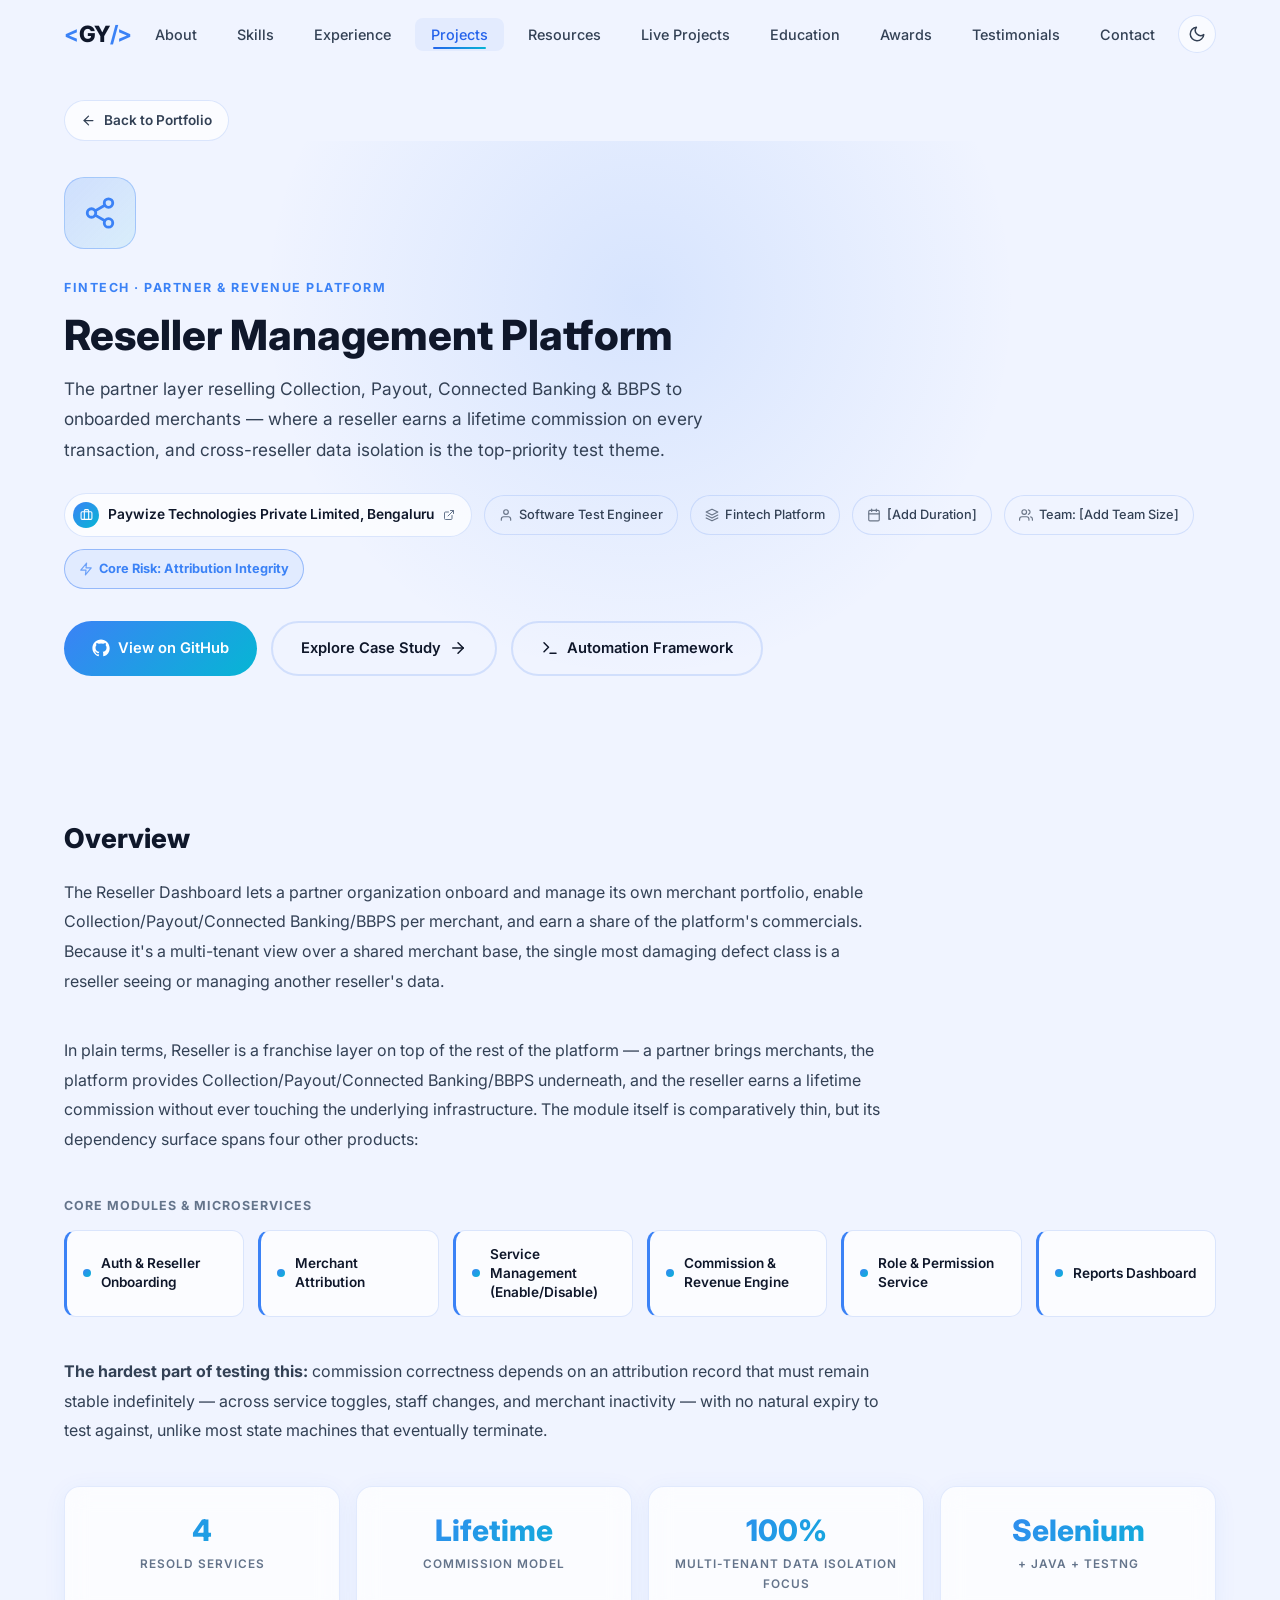
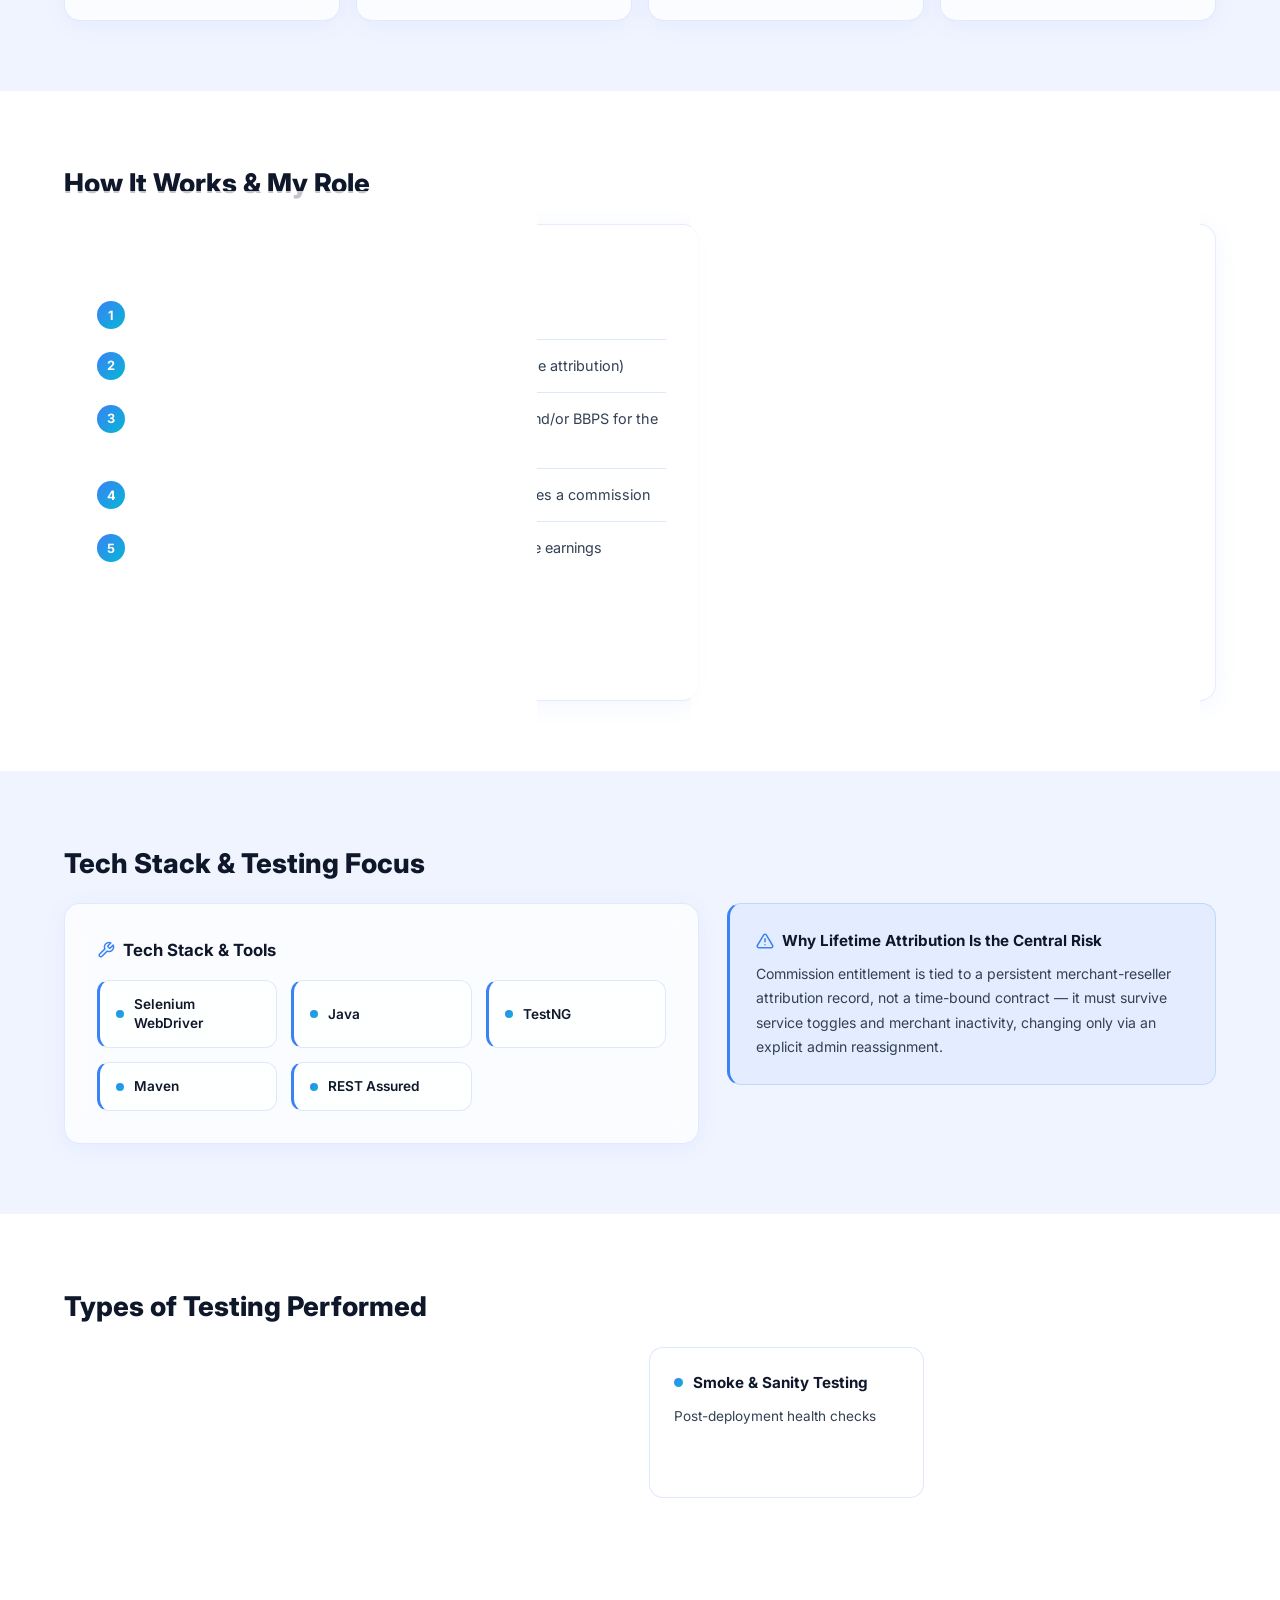
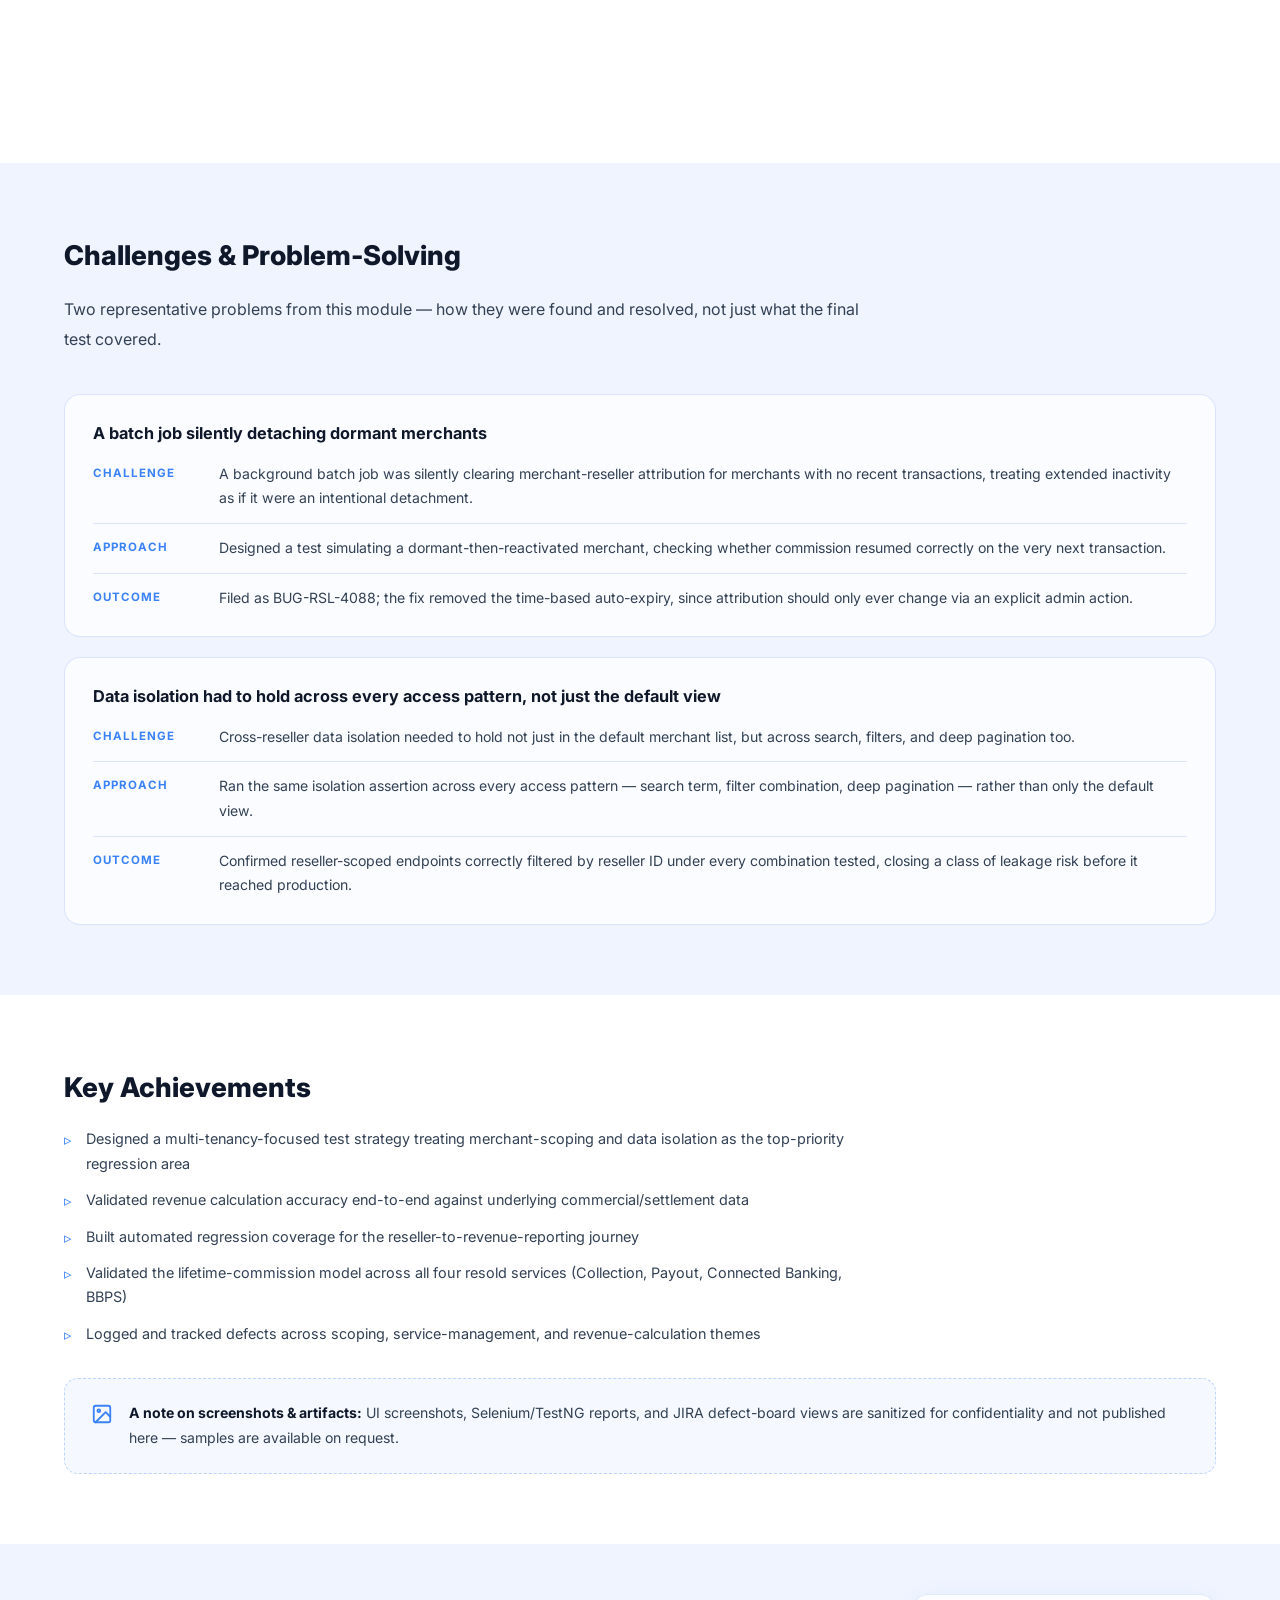
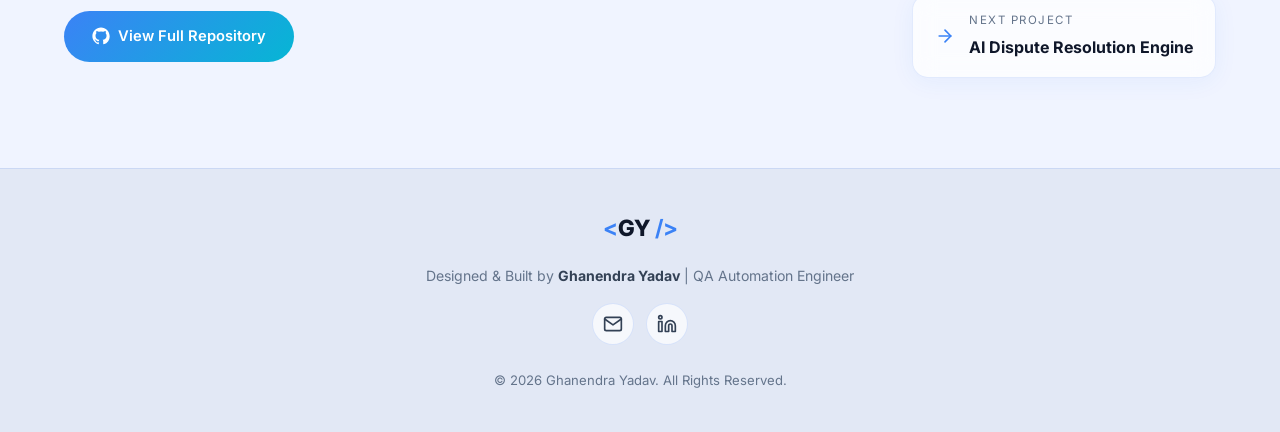
<file: projects/reseller-management/index.html>
<!DOCTYPE html>
<html lang="en">
<head>
  <meta charset="UTF-8">
  <meta name="viewport" content="width=device-width, initial-scale=1.0">
  <meta name="description" content="Reseller Management Platform — the partner layer reselling Collection, Payout, Connected Banking & BBPS with a lifetime commission model, built at Paywize Technologies.">
  <link rel="canonical" href="https://ghanendra-sdet.github.io/ghanendra-portfolio/projects/reseller-management/">
  <meta property="og:type" content="website">
  <meta property="og:site_name" content="Ghanendra Yadav — QA Automation Engineer">
  <meta property="og:title" content="Reseller Management Platform | Ghanendra Yadav — QA Automation Engineer">
  <meta property="og:description" content="Reseller Management Platform — the partner layer reselling Collection, Payout, Connected Banking & BBPS with a lifetime commission model, built at Paywize Technologies.">
  <meta property="og:url" content="https://ghanendra-sdet.github.io/ghanendra-portfolio/projects/reseller-management/">
  <meta property="og:image" content="https://ghanendra-sdet.github.io/ghanendra-portfolio/assets/profile.jpg">
  <meta name="twitter:card" content="summary_large_image">
  <meta name="twitter:title" content="Reseller Management Platform | Ghanendra Yadav — QA Automation Engineer">
  <meta name="twitter:description" content="Reseller Management Platform — the partner layer reselling Collection, Payout, Connected Banking & BBPS with a lifetime commission model, built at Paywize Technologies.">
  <meta name="twitter:image" content="https://ghanendra-sdet.github.io/ghanendra-portfolio/assets/profile.jpg">
  <meta name="keywords" content="QA Engineer, Automation Testing, Selenium, Reseller Platform, Multi-Tenancy Testing, Portfolio, Case Study">
  <meta name="author" content="Ghanendra Yadav">
  <title>Reseller Management Platform | Ghanendra Yadav — QA Automation Engineer</title>
  <link rel="preconnect" href="https://fonts.googleapis.com">
  <link rel="preconnect" href="https://fonts.gstatic.com" crossorigin>
  <link href="https://fonts.googleapis.com/css2?family=Inter:wght@300;400;500;600;700;800;900&display=swap" rel="stylesheet" media="print" onload="this.media='all'">
  <noscript><link href="https://fonts.googleapis.com/css2?family=Inter:wght@300;400;500;600;700;800;900&display=swap" rel="stylesheet"></noscript>
  <link rel="stylesheet" href="../../style.css?v=18">
</head>
<body class="domain-fintech">
  <script>
    (function() {
      const savedTheme = localStorage.getItem('theme');
      const systemPrefersLight = window.matchMedia('(prefers-color-scheme: light)').matches;
      if (savedTheme === 'light' || (!savedTheme && systemPrefersLight)) {
        document.body.classList.add('light-mode');
      }
    })();
  </script>

  <!-- ===== NAVIGATION ===== -->
  <nav id="navbar" class="navbar">
    <div class="nav-container">
      <a href="../../index.html#hero" class="nav-logo">
        <span class="logo-bracket">&lt;</span>GY<span class="logo-bracket"> /&gt;</span>
      </a>
      <ul class="nav-links" id="nav-links">
        <li><a href="../../index.html#about" class="nav-link">About</a></li>
        <li><a href="../../index.html#skills" class="nav-link">Skills</a></li>
        <li><a href="../../index.html#experience" class="nav-link">Experience</a></li>
        <li><a href="../../index.html#projects" class="nav-link active">Projects</a></li>
        <li><a href="../../index.html#resources" class="nav-link">Resources</a></li>
        <li><a href="../../live-projects/" class="nav-link">Live Projects</a></li>
        <li><a href="../../index.html#education" class="nav-link">Education</a></li>
        <li><a href="../../index.html#awards" class="nav-link">Awards</a></li>
        <li><a href="../../index.html#testimonials" class="nav-link">Testimonials</a></li>
        <li><a href="../../index.html#contact" class="nav-link">Contact</a></li>
      </ul>
      <div class="nav-actions">
        <button class="theme-toggle" id="theme-toggle" aria-label="Toggle light/dark mode" title="Toggle theme">
          <svg class="theme-icon sun-icon" width="18" height="18" viewBox="0 0 24 24" fill="none" stroke="currentColor" stroke-width="2" stroke-linecap="round" stroke-linejoin="round">
            <circle cx="12" cy="12" r="5"/><line x1="12" y1="1" x2="12" y2="3"/><line x1="12" y1="21" x2="12" y2="23"/><line x1="4.22" y1="4.22" x2="5.64" y2="5.64"/><line x1="18.36" y1="18.36" x2="19.78" y2="19.78"/><line x1="1" y1="12" x2="3" y2="12"/><line x1="21" y1="12" x2="23" y2="12"/><line x1="4.22" y1="19.78" x2="5.64" y2="18.36"/><line x1="18.36" y1="5.64" x2="19.78" y2="4.22"/>
          </svg>
          <svg class="theme-icon moon-icon" width="18" height="18" viewBox="0 0 24 24" fill="none" stroke="currentColor" stroke-width="2" stroke-linecap="round" stroke-linejoin="round">
            <path d="M21 12.79A9 9 0 1 1 11.21 3 7 7 0 0 0 21 12.79z"/>
          </svg>
        </button>
        <button class="nav-toggle" id="nav-toggle" aria-label="Toggle navigation">
          <span class="hamburger-line"></span><span class="hamburger-line"></span><span class="hamburger-line"></span>
        </button>
      </div>
    </div>
  </nav>

  <!-- ===== BACK LINK ===== -->
  <div class="detail-backlink-wrap">
    <div class="container">
      <a href="../../index.html#projects" class="detail-backlink reveal">
        <svg width="16" height="16" viewBox="0 0 24 24" fill="none" stroke="currentColor" stroke-width="2" stroke-linecap="round" stroke-linejoin="round"><line x1="19" y1="12" x2="5" y2="12"/><polyline points="12 19 5 12 12 5"/></svg>
        Back to Portfolio
      </a>
    </div>
  </div>

  <!-- ===== HERO ===== -->
  <header class="project-detail-hero domain-fintech">
    <div class="container">
      <div class="detail-hero-icon reveal">
        <svg class="icon-svg" viewBox="0 0 24 24" fill="none" stroke="currentColor" stroke-width="2" stroke-linecap="round" stroke-linejoin="round"><circle cx="18" cy="5" r="3"/><circle cx="6" cy="12" r="3"/><circle cx="18" cy="19" r="3"/><line x1="8.59" y1="13.51" x2="15.42" y2="17.49"/><line x1="15.41" y1="6.51" x2="8.59" y2="10.49"/></svg>
      </div>
      <span class="detail-domain-label reveal">Fintech · Partner &amp; Revenue Platform</span>
      <h1 class="detail-title reveal">Reseller Management Platform</h1>
      <p class="detail-tagline reveal">The partner layer reselling Collection, Payout, Connected Banking &amp; BBPS to onboarded merchants — where a reseller earns a lifetime commission on every transaction, and cross-reseller data isolation is the top-priority test theme.</p>
      <div class="detail-meta-row reveal">
        <a href="https://paywize.in/" target="_blank" rel="noopener noreferrer" class="company-badge">
          <span class="company-badge-icon">
            <svg viewBox="0 0 24 24" fill="none" stroke="currentColor" stroke-width="2" stroke-linecap="round" stroke-linejoin="round"><rect x="2" y="7" width="20" height="14" rx="2" ry="2"/><path d="M16 21V5a2 2 0 0 0-2-2h-4a2 2 0 0 0-2 2v16"/></svg>
          </span>
          Paywize Technologies Private Limited, Bengaluru
          <svg class="external-icon" viewBox="0 0 24 24" fill="none" stroke="currentColor" stroke-width="2" stroke-linecap="round" stroke-linejoin="round"><path d="M18 13v6a2 2 0 0 1-2 2H5a2 2 0 0 1-2-2V8a2 2 0 0 1 2-2h6"/><polyline points="15 3 21 3 21 9"/><line x1="10" y1="14" x2="21" y2="3"/></svg>
        </a>
        <span class="meta-chip">
          <svg viewBox="0 0 24 24" fill="none" stroke="currentColor" stroke-width="2" stroke-linecap="round" stroke-linejoin="round"><path d="M20 21v-2a4 4 0 0 0-4-4H8a4 4 0 0 0-4 4v2"/><circle cx="12" cy="7" r="4"/></svg>
          Software Test Engineer
        </span>
        <span class="meta-chip">
          <svg viewBox="0 0 24 24" fill="none" stroke="currentColor" stroke-width="2" stroke-linecap="round" stroke-linejoin="round"><polygon points="12 2 2 7 12 12 22 7 12 2"/><polyline points="2 17 12 22 22 17"/><polyline points="2 12 12 17 22 12"/></svg>
          Fintech Platform
        </span>
        <span class="meta-chip">
          <svg viewBox="0 0 24 24" fill="none" stroke="currentColor" stroke-width="2" stroke-linecap="round" stroke-linejoin="round"><rect x="3" y="4" width="18" height="18" rx="2" ry="2"/><line x1="16" y1="2" x2="16" y2="6"/><line x1="8" y1="2" x2="8" y2="6"/><line x1="3" y1="10" x2="21" y2="10"/></svg>
          [Add Duration]
        </span>
        <span class="meta-chip">
          <svg viewBox="0 0 24 24" fill="none" stroke="currentColor" stroke-width="2" stroke-linecap="round" stroke-linejoin="round"><path d="M17 21v-2a4 4 0 0 0-4-4H5a4 4 0 0 0-4 4v2"/><circle cx="9" cy="7" r="4"/><path d="M23 21v-2a4 4 0 0 0-3-3.87"/><path d="M16 3.13a4 4 0 0 1 0 7.75"/></svg>
          Team: [Add Team Size]
        </span>
        <span class="meta-chip meta-chip-strong">
          <svg viewBox="0 0 24 24" fill="none" stroke="currentColor" stroke-width="2" stroke-linecap="round" stroke-linejoin="round"><path d="M13 2 3 14h9l-1 8 10-12h-9l1-8z"/></svg>
          Core Risk: Attribution Integrity
        </span>
      </div>
      <div class="detail-hero-cta reveal">
        <a href="https://github.com/ghanendra-sdet/reseller-management-platform" target="_blank" rel="noopener noreferrer" class="btn-domain">
          <svg viewBox="0 0 24 24" fill="currentColor"><path d="M12 .5C5.65.5.5 5.65.5 12c0 5.09 3.29 9.4 7.86 10.93.57.1.78-.25.78-.55v-1.94c-3.2.7-3.88-1.54-3.88-1.54-.52-1.33-1.28-1.68-1.28-1.68-1.04-.72.08-.7.08-.7 1.15.08 1.76 1.18 1.76 1.18 1.03 1.75 2.7 1.25 3.36.96.1-.75.4-1.25.73-1.54-2.55-.29-5.23-1.28-5.23-5.68 0-1.26.45-2.28 1.18-3.09-.12-.29-.51-1.46.11-3.05 0 0 .97-.31 3.18 1.18a11.05 11.05 0 0 1 5.79 0c2.2-1.49 3.17-1.18 3.17-1.18.63 1.59.24 2.76.12 3.05.74.81 1.18 1.83 1.18 3.09 0 4.41-2.69 5.39-5.25 5.67.41.36.78 1.07.78 2.15v3.19c0 .3.21.66.79.55A10.51 10.51 0 0 0 23.5 12c0-6.35-5.15-11.5-11.5-11.5z"/></svg>
          View on GitHub
        </a>
        <a href="#overview" class="btn-github-outline">
          Explore Case Study
          <svg viewBox="0 0 24 24" fill="none" stroke="currentColor" stroke-width="2" stroke-linecap="round" stroke-linejoin="round"><line x1="5" y1="12" x2="19" y2="12"/><polyline points="12 5 19 12 12 19"/></svg>
        </a>
        <a href="../../automation/" class="btn-github-outline">
          <svg viewBox="0 0 24 24" fill="none" stroke="currentColor" stroke-width="2" stroke-linecap="round" stroke-linejoin="round"><polyline points="4 17 10 11 4 5"/><line x1="12" y1="19" x2="20" y2="19"/></svg>
          Automation Framework
        </a>
      </div>
    </div>
  </header>

  <!-- ===== OVERVIEW ===== -->
  <section class="detail-section" id="overview">
    <div class="container">
      <h2 class="detail-section-heading reveal">Overview</h2>
      <p class="detail-lede reveal">The Reseller Dashboard lets a partner organization onboard and manage its own merchant portfolio, enable Collection/Payout/Connected Banking/BBPS per merchant, and earn a share of the platform's commercials. Because it's a multi-tenant view over a shared merchant base, the single most damaging defect class is a reseller seeing or managing another reseller's data.</p>
      <p class="detail-lede reveal">In plain terms, Reseller is a franchise layer on top of the rest of the platform — a partner brings merchants, the platform provides Collection/Payout/Connected Banking/BBPS underneath, and the reseller earns a lifetime commission without ever touching the underlying infrastructure. The module itself is comparatively thin, but its dependency surface spans four other products:</p>
      <div class="overview-modules">
        <span class="chip-grid-label reveal">Core Modules &amp; Microservices</span>
        <div class="chip-grid reveal">
          <div class="chip-item"><span class="chip-dot"></span>Auth &amp; Reseller Onboarding</div>
          <div class="chip-item"><span class="chip-dot"></span>Merchant Attribution</div>
          <div class="chip-item"><span class="chip-dot"></span>Service Management (Enable/Disable)</div>
          <div class="chip-item"><span class="chip-dot"></span>Commission &amp; Revenue Engine</div>
          <div class="chip-item"><span class="chip-dot"></span>Role &amp; Permission Service</div>
          <div class="chip-item"><span class="chip-dot"></span>Reports Dashboard</div>
        </div>
      </div>
      <p class="detail-lede reveal"><strong>The hardest part of testing this:</strong> commission correctness depends on an attribution record that must remain stable indefinitely — across service toggles, staff changes, and merchant inactivity — with no natural expiry to test against, unlike most state machines that eventually terminate.</p>
      <div class="detail-stats-grid">
        <div class="detail-stat-card glass-card reveal">
          <span class="detail-stat-number">4</span>
          <span class="detail-stat-label">Resold Services</span>
        </div>
        <div class="detail-stat-card glass-card reveal">
          <span class="detail-stat-number">Lifetime</span>
          <span class="detail-stat-label">Commission Model</span>
        </div>
        <div class="detail-stat-card glass-card reveal">
          <span class="detail-stat-number">100%</span>
          <span class="detail-stat-label">Multi-Tenant Data Isolation Focus</span>
        </div>
        <div class="detail-stat-card glass-card reveal">
          <span class="detail-stat-number">Selenium</span>
          <span class="detail-stat-label">+ Java + TestNG</span>
        </div>
      </div>
    </div>
  </section>

  <!-- ===== FLOW + ROLE ===== -->
  <section class="detail-section alt-bg">
    <div class="container">
      <h2 class="detail-section-heading reveal">How It Works &amp; My Role</h2>
      <div class="detail-content-grid">
        <div class="detail-card glass-card reveal">
          <h4>
            <svg viewBox="0 0 24 24" fill="none" stroke="currentColor" stroke-width="2" stroke-linecap="round" stroke-linejoin="round"><polygon points="13 2 3 14 12 14 11 22 21 10 12 10 13 2"/></svg>
            Core Revenue Flow
          </h4>
          <ol class="flow-steps">
            <li>Reseller onboards a <strong>merchant</strong> under their own account</li>
            <li>Merchant is <strong>permanently attributed</strong> to that reseller (lifetime attribution)</li>
            <li>Reseller enables Collection, Payout, Connected Banking, and/or BBPS for the merchant</li>
            <li>Every merchant transaction across those services generates a commission</li>
            <li>The Revenue module reflects the reseller's accrued lifetime earnings</li>
          </ol>
        </div>
        <div class="detail-card glass-card reveal">
          <h4>
            <svg viewBox="0 0 24 24" fill="none" stroke="currentColor" stroke-width="2" stroke-linecap="round" stroke-linejoin="round"><path d="M16 21v-2a4 4 0 0 0-4-4H5a4 4 0 0 0-4 4v2"/><circle cx="8.5" cy="7" r="4"/><polyline points="17 11 19 13 23 9"/></svg>
            My Role &amp; Responsibilities
          </h4>
          <ul class="detail-highlights">
            <li>Owned QA strategy for the reseller dashboard → merchant management → service management → reports → revenue journey</li>
            <li>Designed and executed automation covering merchant-scoping correctness — the area with the highest data-isolation risk</li>
            <li>Performed API testing validating reseller-scoped endpoints never leak another reseller's data</li>
            <li>Validated lifetime-commission attribution accuracy across all four resold services</li>
            <li>Served as <strong>QA Lead</strong> across the Paywize fintech platform, mentoring and training <strong>5+ team members</strong> in Selenium automation and financial-domain testing practices</li>
          </ul>
        </div>
      </div>
    </div>
  </section>

  <!-- ===== TECH + RISK ===== -->
  <section class="detail-section" id="tech">
    <div class="container">
      <h2 class="detail-section-heading reveal">Tech Stack &amp; Testing Focus</h2>
      <div class="detail-content-grid">
        <div class="detail-card glass-card reveal">
          <h4>
            <svg viewBox="0 0 24 24" fill="none" stroke="currentColor" stroke-width="2" stroke-linecap="round" stroke-linejoin="round"><path d="M14.7 6.3a1 1 0 0 0 0 1.4l1.6 1.6a1 1 0 0 0 1.4 0l3.77-3.77a6 6 0 0 1-7.94 7.94l-6.91 6.91a2.12 2.12 0 0 1-3-3l6.91-6.91a6 6 0 0 1 7.94-7.94l-3.76 3.76z"/></svg>
            Tech Stack &amp; Tools
          </h4>
          <div class="chip-grid">
            <div class="chip-item"><span class="chip-dot"></span>Selenium WebDriver</div>
            <div class="chip-item"><span class="chip-dot"></span>Java</div>
            <div class="chip-item"><span class="chip-dot"></span>TestNG</div>
            <div class="chip-item"><span class="chip-dot"></span>Maven</div>
            <div class="chip-item"><span class="chip-dot"></span>REST Assured</div>
          </div>
        </div>
        <div class="detail-card reveal">
          <div class="risk-callout">
            <h5>
              <svg viewBox="0 0 24 24" fill="none" stroke="currentColor" stroke-width="2" stroke-linecap="round" stroke-linejoin="round"><path d="M10.29 3.86 1.82 18a2 2 0 0 0 1.71 3h16.94a2 2 0 0 0 1.71-3L13.71 3.86a2 2 0 0 0-3.42 0z"/><line x1="12" y1="9" x2="12" y2="13"/><line x1="12" y1="17" x2="12.01" y2="17"/></svg>
              Why Lifetime Attribution Is the Central Risk
            </h5>
            <p>Commission entitlement is tied to a persistent merchant-reseller attribution record, not a time-bound contract — it must survive service toggles and merchant inactivity, changing only via an explicit admin reassignment.</p>
          </div>
        </div>
      </div>
    </div>
  </section>

  <!-- ===== TYPES OF TESTING PERFORMED ===== -->
  <section class="detail-section alt-bg">
    <div class="container">
      <h2 class="detail-section-heading reveal">Types of Testing Performed</h2>
      <div class="testing-types-grid">
        <div class="testing-type-card reveal">
          <h5><span class="chip-dot"></span>Functional Testing</h5>
          <p>Reseller dashboard, merchant onboarding, service management</p>
        </div>
        <div class="testing-type-card reveal">
          <h5><span class="chip-dot"></span>Regression Testing</h5>
          <p>Full onboarding-to-revenue-reporting suite before every release</p>
        </div>
        <div class="testing-type-card reveal">
          <h5><span class="chip-dot"></span>Smoke &amp; Sanity Testing</h5>
          <p>Post-deployment health checks</p>
        </div>
        <div class="testing-type-card reveal">
          <h5><span class="chip-dot"></span>API Testing</h5>
          <p>Reseller-scoped endpoints, revenue calculation endpoints</p>
        </div>
        <div class="testing-type-card reveal">
          <h5><span class="chip-dot"></span>Data Isolation / Multi-Tenancy Testing</h5>
          <p>Confirming one reseller can never see another reseller's merchants or revenue</p>
        </div>
        <div class="testing-type-card reveal">
          <h5><span class="chip-dot"></span>Negative Testing</h5>
          <p>Invalid merchant assignment, unauthorized cross-reseller access attempts</p>
        </div>
        <div class="testing-type-card reveal">
          <h5><span class="chip-dot"></span>Edge Case &amp; Boundary Testing</h5>
          <p>Attribution persistence through service toggles and merchant inactivity</p>
        </div>
        <div class="testing-type-card reveal">
          <h5><span class="chip-dot"></span>Security Testing</h5>
          <p>Reseller-scoped session and role boundaries, cross-tenant access attempts</p>
        </div>
      </div>
    </div>
  </section>

  <!-- ===== CHALLENGES & PROBLEM-SOLVING ===== -->
  <section class="detail-section">
    <div class="container">
      <h2 class="detail-section-heading reveal">Challenges &amp; Problem-Solving</h2>
      <p class="detail-lede reveal">Two representative problems from this module — how they were found and resolved, not just what the final test covered.</p>
      <div class="challenge-card reveal">
        <h5>A batch job silently detaching dormant merchants</h5>
        <div class="challenge-row">
          <span class="challenge-label">Challenge</span>
          <p>A background batch job was silently clearing merchant-reseller attribution for merchants with no recent transactions, treating extended inactivity as if it were an intentional detachment.</p>
        </div>
        <div class="challenge-row">
          <span class="challenge-label">Approach</span>
          <p>Designed a test simulating a dormant-then-reactivated merchant, checking whether commission resumed correctly on the very next transaction.</p>
        </div>
        <div class="challenge-row">
          <span class="challenge-label">Outcome</span>
          <p>Filed as BUG-RSL-4088; the fix removed the time-based auto-expiry, since attribution should only ever change via an explicit admin action.</p>
        </div>
      </div>
      <div class="challenge-card reveal">
        <h5>Data isolation had to hold across every access pattern, not just the default view</h5>
        <div class="challenge-row">
          <span class="challenge-label">Challenge</span>
          <p>Cross-reseller data isolation needed to hold not just in the default merchant list, but across search, filters, and deep pagination too.</p>
        </div>
        <div class="challenge-row">
          <span class="challenge-label">Approach</span>
          <p>Ran the same isolation assertion across every access pattern — search term, filter combination, deep pagination — rather than only the default view.</p>
        </div>
        <div class="challenge-row">
          <span class="challenge-label">Outcome</span>
          <p>Confirmed reseller-scoped endpoints correctly filtered by reseller ID under every combination tested, closing a class of leakage risk before it reached production.</p>
        </div>
      </div>
    </div>
  </section>

  <!-- ===== ACHIEVEMENTS ===== -->
  <section class="detail-section alt-bg">
    <div class="container">
      <h2 class="detail-section-heading reveal">Key Achievements</h2>
      <ul class="detail-highlights reveal" style="max-width: 820px;">
        <li>Designed a multi-tenancy-focused test strategy treating merchant-scoping and data isolation as the top-priority regression area</li>
        <li>Validated revenue calculation accuracy end-to-end against underlying commercial/settlement data</li>
        <li>Built automated regression coverage for the reseller-to-revenue-reporting journey</li>
        <li>Validated the lifetime-commission model across all four resold services (Collection, Payout, Connected Banking, BBPS)</li>
        <li>Logged and tracked defects across scoping, service-management, and revenue-calculation themes</li>
      </ul>
      <div class="proof-note reveal" style="margin-top: 32px;">
        <svg viewBox="0 0 24 24" fill="none" stroke="currentColor" stroke-width="2" stroke-linecap="round" stroke-linejoin="round"><rect x="3" y="3" width="18" height="18" rx="2" ry="2"/><circle cx="8.5" cy="8.5" r="1.5"/><polyline points="21 15 16 10 5 21"/></svg>
        <p><strong>A note on screenshots &amp; artifacts:</strong> UI screenshots, Selenium/TestNG reports, and JIRA defect-board views are sanitized for confidentiality and not published here — samples are available on request.</p>
      </div>
    </div>
  </section>

  <!-- ===== FOOTER CTA ===== -->
  <section class="detail-section" style="padding-top: 0;">
    <div class="container">
      <div class="detail-footer-cta">
        <a href="https://github.com/ghanendra-sdet/reseller-management-platform" target="_blank" rel="noopener noreferrer" class="btn-domain">
          <svg viewBox="0 0 24 24" fill="currentColor"><path d="M12 .5C5.65.5.5 5.65.5 12c0 5.09 3.29 9.4 7.86 10.93.57.1.78-.25.78-.55v-1.94c-3.2.7-3.88-1.54-3.88-1.54-.52-1.33-1.28-1.68-1.28-1.68-1.04-.72.08-.7.08-.7 1.15.08 1.76 1.18 1.76 1.18 1.03 1.75 2.7 1.25 3.36.96.1-.75.4-1.25.73-1.54-2.55-.29-5.23-1.28-5.23-5.68 0-1.26.45-2.28 1.18-3.09-.12-.29-.51-1.46.11-3.05 0 0 .97-.31 3.18 1.18a11.05 11.05 0 0 1 5.79 0c2.2-1.49 3.17-1.18 3.17-1.18.63 1.59.24 2.76.12 3.05.74.81 1.18 1.83 1.18 3.09 0 4.41-2.69 5.39-5.25 5.67.41.36.78 1.07.78 2.15v3.19c0 .3.21.66.79.55A10.51 10.51 0 0 0 23.5 12c0-6.35-5.15-11.5-11.5-11.5z"/></svg>
          View Full Repository
        </a>
        <a href="../ai-dispute-resolution-engine/" class="next-project-link glass-card">
          <svg viewBox="0 0 24 24" fill="none" stroke="currentColor" stroke-width="2" stroke-linecap="round" stroke-linejoin="round"><line x1="5" y1="12" x2="19" y2="12"/><polyline points="12 5 19 12 12 19"/></svg>
          <span>
            <span class="next-project-label">Next Project</span>
            <span class="next-project-name">AI Dispute Resolution Engine</span>
          </span>
        </a>
      </div>
    </div>
  </section>

  <!-- ===== FOOTER ===== -->
  <footer class="footer">
    <div class="container">
      <div class="footer-content">
        <div class="footer-logo">
          <span class="logo-bracket">&lt;</span>GY<span class="logo-bracket"> /&gt;</span>
        </div>
        <p class="footer-text">Designed &amp; Built by <strong>Ghanendra Yadav</strong> | QA Automation Engineer</p>
        <div class="footer-socials">
          <a href="mailto:ghanendrablr@gmail.com" class="footer-social" aria-label="Email">
            <svg width="20" height="20" viewBox="0 0 24 24" fill="none" stroke="currentColor" stroke-width="2" stroke-linecap="round" stroke-linejoin="round"><path d="M4 4h16c1.1 0 2 .9 2 2v12c0 1.1-.9 2-2 2H4c-1.1 0-2-.9-2-2V6c0-1.1.9-2 2-2z"/><polyline points="22,6 12,13 2,6"/></svg>
          </a>
          <a href="https://linkedin.com/in/ghanendra-yadav" target="_blank" rel="noopener noreferrer" class="footer-social" aria-label="LinkedIn">
            <svg width="20" height="20" viewBox="0 0 24 24" fill="none" stroke="currentColor" stroke-width="2" stroke-linecap="round" stroke-linejoin="round"><path d="M16 8a6 6 0 0 1 6 6v7h-4v-7a2 2 0 0 0-2-2 2 2 0 0 0-2 2v7h-4v-7a6 6 0 0 1 6-6z"/><rect x="2" y="9" width="4" height="12"/><circle cx="4" cy="4" r="2"/></svg>
          </a>
        </div>
        <p class="footer-copyright">&copy; 2026 Ghanendra Yadav. All Rights Reserved.</p>
      </div>
    </div>
  </footer>

  <button id="back-to-top" class="back-to-top" aria-label="Back to top">
    <svg width="24" height="24" viewBox="0 0 24 24" fill="none" stroke="currentColor" stroke-width="2" stroke-linecap="round" stroke-linejoin="round"><polyline points="18 15 12 9 6 15"/></svg>
  </button>

  <script src="../../script.js?v=2"></script>
</body>
</html>
</file>
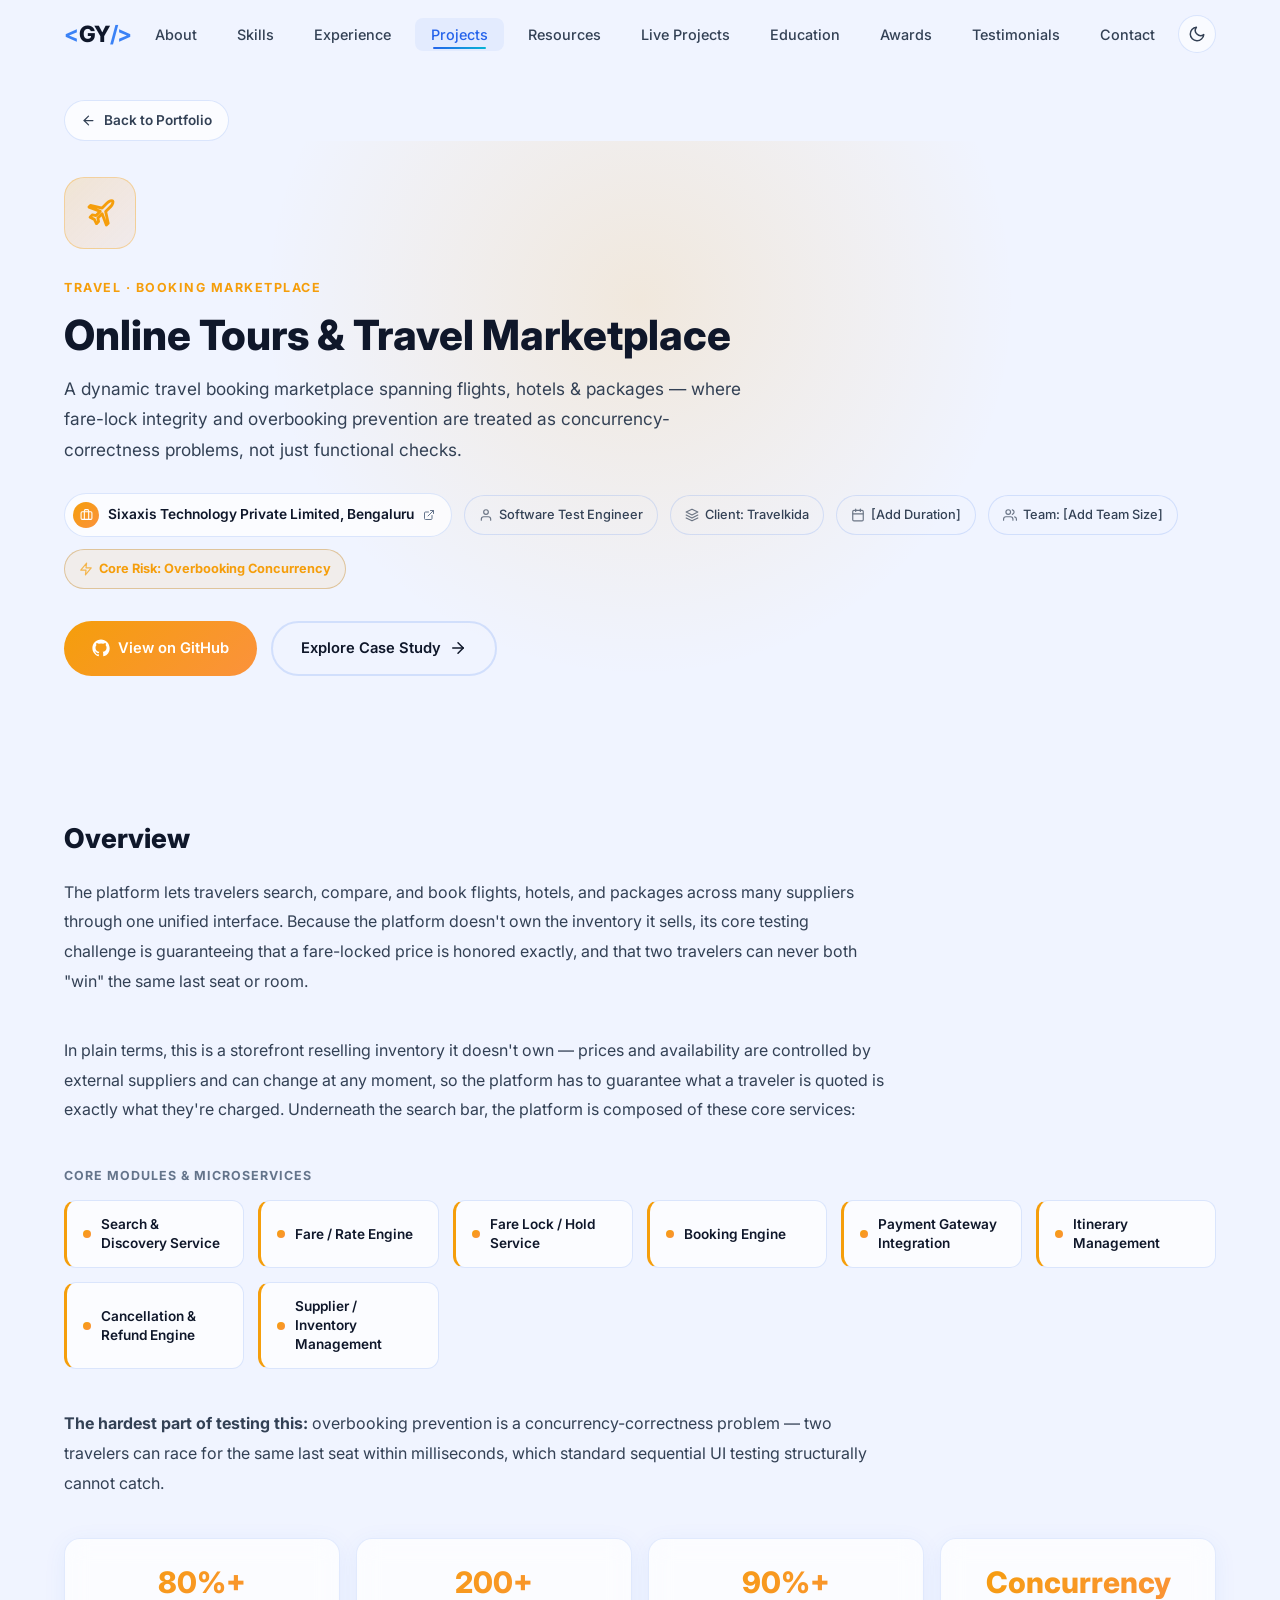
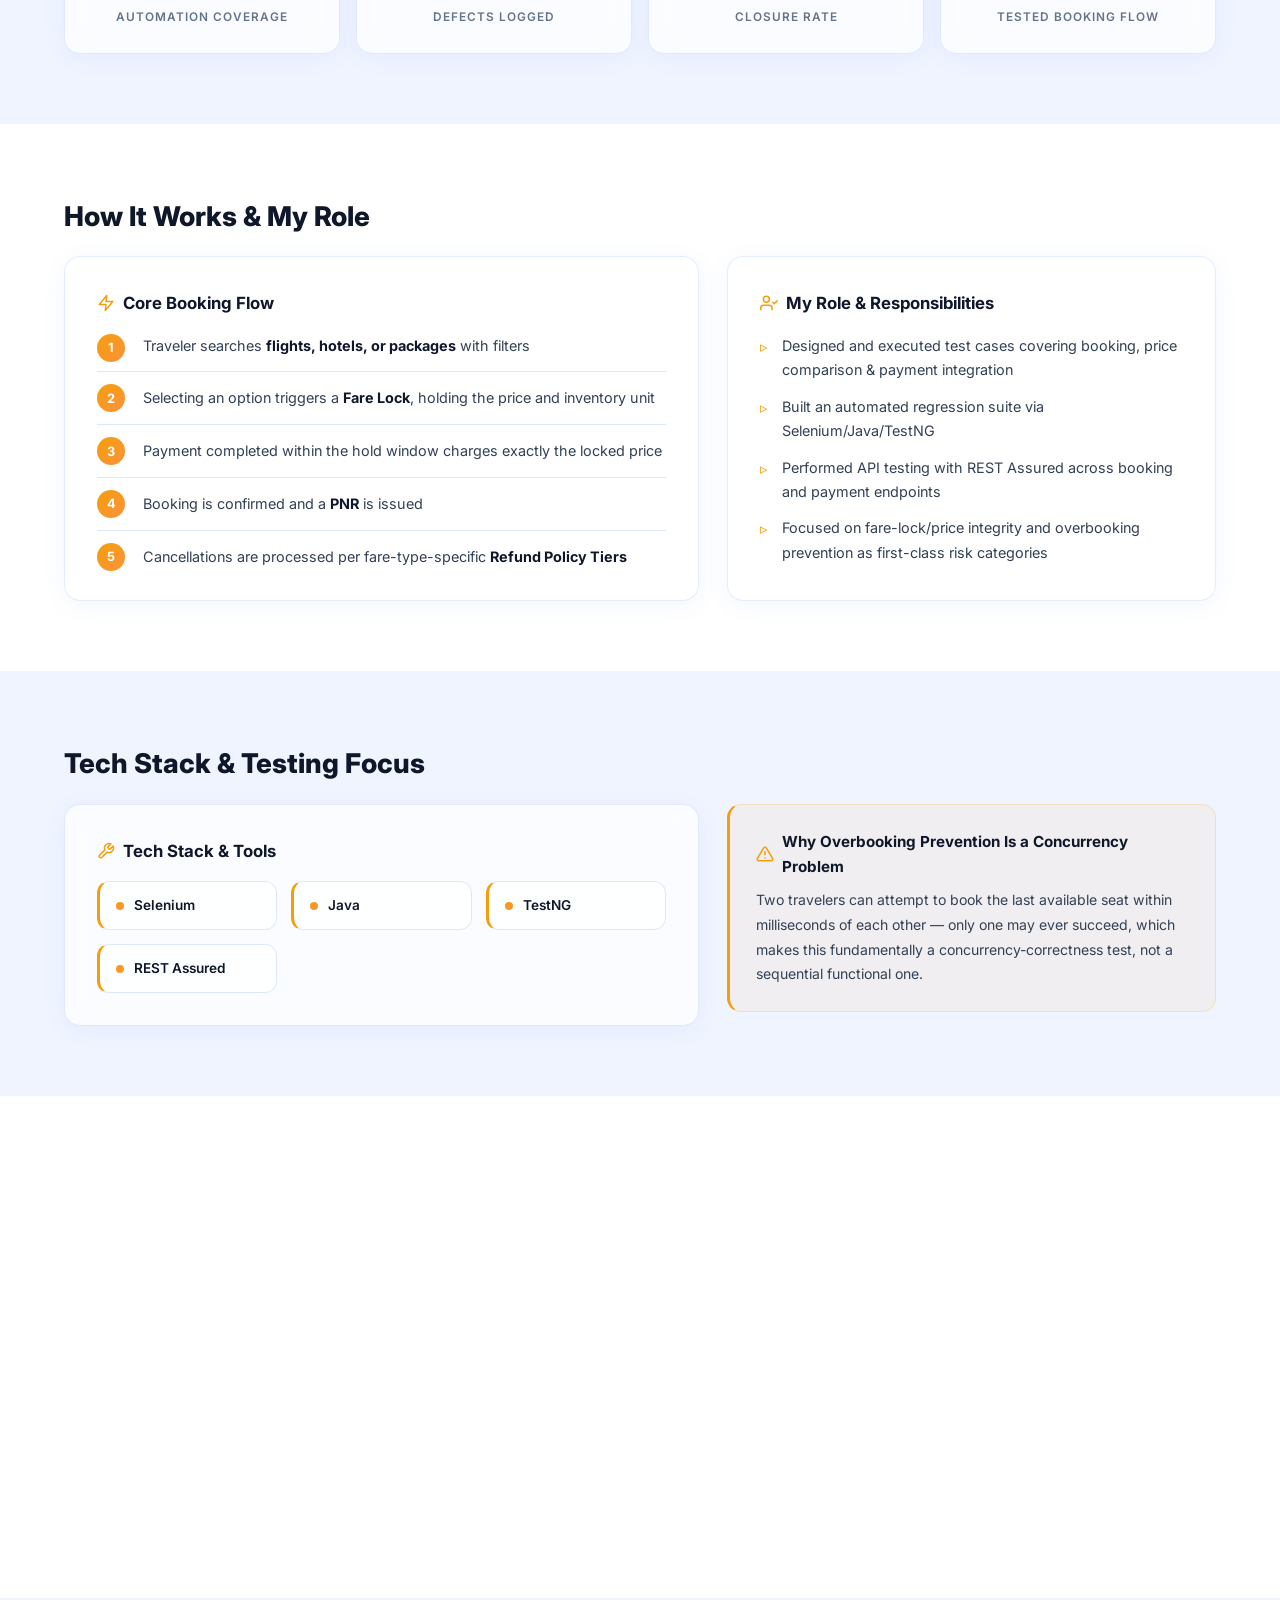
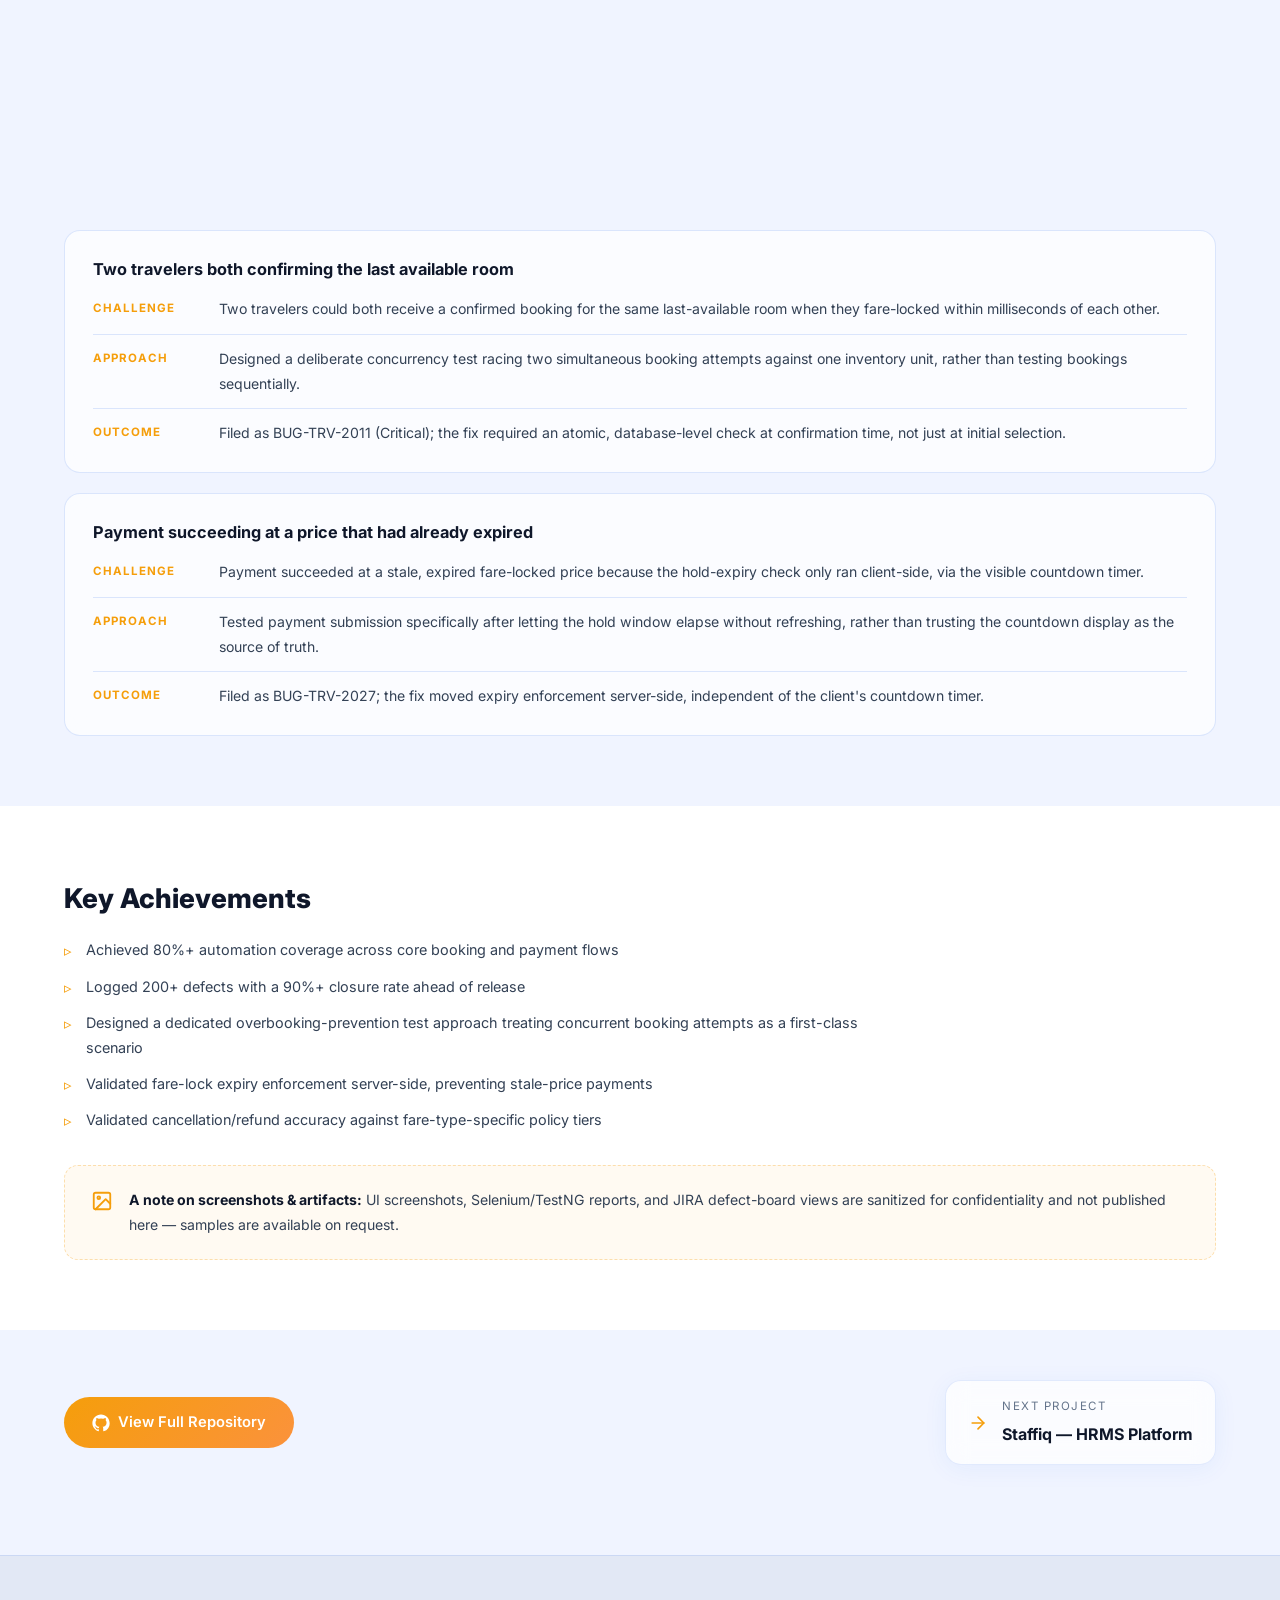
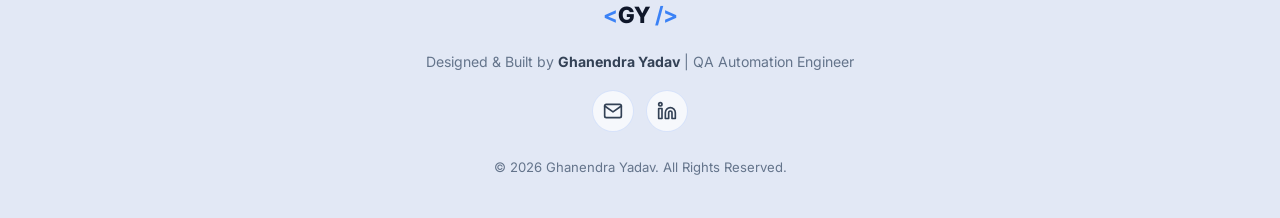
<file: projects/travel-marketplace/index.html>
<!DOCTYPE html>
<html lang="en">
<head>
  <meta charset="UTF-8">
  <meta name="viewport" content="width=device-width, initial-scale=1.0">
  <meta name="description" content="Online Tours & Travel Marketplace — a dynamic travel booking platform with concurrency-tested overbooking prevention, built at Sixaxis Technology.">
  <link rel="canonical" href="https://ghanendra-sdet.github.io/ghanendra-portfolio/projects/travel-marketplace/">
  <meta property="og:type" content="website">
  <meta property="og:site_name" content="Ghanendra Yadav — QA Automation Engineer">
  <meta property="og:title" content="Online Tours &amp; Travel Marketplace | Ghanendra Yadav — QA Automation Engineer">
  <meta property="og:description" content="Online Tours & Travel Marketplace — a dynamic travel booking platform with concurrency-tested overbooking prevention, built at Sixaxis Technology.">
  <meta property="og:url" content="https://ghanendra-sdet.github.io/ghanendra-portfolio/projects/travel-marketplace/">
  <meta property="og:image" content="https://ghanendra-sdet.github.io/ghanendra-portfolio/assets/profile.jpg">
  <meta name="twitter:card" content="summary_large_image">
  <meta name="twitter:title" content="Online Tours &amp; Travel Marketplace | Ghanendra Yadav — QA Automation Engineer">
  <meta name="twitter:description" content="Online Tours & Travel Marketplace — a dynamic travel booking platform with concurrency-tested overbooking prevention, built at Sixaxis Technology.">
  <meta name="twitter:image" content="https://ghanendra-sdet.github.io/ghanendra-portfolio/assets/profile.jpg">
  <meta name="keywords" content="QA Engineer, Automation Testing, Selenium, Travel Booking, Concurrency Testing, API Testing, Portfolio, Case Study">
  <meta name="author" content="Ghanendra Yadav">
  <title>Online Tours &amp; Travel Marketplace | Ghanendra Yadav — QA Automation Engineer</title>
  <link rel="preconnect" href="https://fonts.googleapis.com">
  <link rel="preconnect" href="https://fonts.gstatic.com" crossorigin>
  <link href="https://fonts.googleapis.com/css2?family=Inter:wght@300;400;500;600;700;800;900&display=swap" rel="stylesheet" media="print" onload="this.media='all'">
  <noscript><link href="https://fonts.googleapis.com/css2?family=Inter:wght@300;400;500;600;700;800;900&display=swap" rel="stylesheet"></noscript>
  <link rel="stylesheet" href="../../style.css?v=18">
</head>
<body class="domain-travel">
  <script>
    (function() {
      const savedTheme = localStorage.getItem('theme');
      const systemPrefersLight = window.matchMedia('(prefers-color-scheme: light)').matches;
      if (savedTheme === 'light' || (!savedTheme && systemPrefersLight)) {
        document.body.classList.add('light-mode');
      }
    })();
  </script>

  <!-- ===== NAVIGATION ===== -->
  <nav id="navbar" class="navbar">
    <div class="nav-container">
      <a href="../../index.html#hero" class="nav-logo">
        <span class="logo-bracket">&lt;</span>GY<span class="logo-bracket"> /&gt;</span>
      </a>
      <ul class="nav-links" id="nav-links">
        <li><a href="../../index.html#about" class="nav-link">About</a></li>
        <li><a href="../../index.html#skills" class="nav-link">Skills</a></li>
        <li><a href="../../index.html#experience" class="nav-link">Experience</a></li>
        <li><a href="../../index.html#projects" class="nav-link active">Projects</a></li>
        <li><a href="../../index.html#resources" class="nav-link">Resources</a></li>
        <li><a href="../../live-projects/" class="nav-link">Live Projects</a></li>
        <li><a href="../../index.html#education" class="nav-link">Education</a></li>
        <li><a href="../../index.html#awards" class="nav-link">Awards</a></li>
        <li><a href="../../index.html#testimonials" class="nav-link">Testimonials</a></li>
        <li><a href="../../index.html#contact" class="nav-link">Contact</a></li>
      </ul>
      <div class="nav-actions">
        <button class="theme-toggle" id="theme-toggle" aria-label="Toggle light/dark mode" title="Toggle theme">
          <svg class="theme-icon sun-icon" width="18" height="18" viewBox="0 0 24 24" fill="none" stroke="currentColor" stroke-width="2" stroke-linecap="round" stroke-linejoin="round">
            <circle cx="12" cy="12" r="5"/><line x1="12" y1="1" x2="12" y2="3"/><line x1="12" y1="21" x2="12" y2="23"/><line x1="4.22" y1="4.22" x2="5.64" y2="5.64"/><line x1="18.36" y1="18.36" x2="19.78" y2="19.78"/><line x1="1" y1="12" x2="3" y2="12"/><line x1="21" y1="12" x2="23" y2="12"/><line x1="4.22" y1="19.78" x2="5.64" y2="18.36"/><line x1="18.36" y1="5.64" x2="19.78" y2="4.22"/>
          </svg>
          <svg class="theme-icon moon-icon" width="18" height="18" viewBox="0 0 24 24" fill="none" stroke="currentColor" stroke-width="2" stroke-linecap="round" stroke-linejoin="round">
            <path d="M21 12.79A9 9 0 1 1 11.21 3 7 7 0 0 0 21 12.79z"/>
          </svg>
        </button>
        <button class="nav-toggle" id="nav-toggle" aria-label="Toggle navigation">
          <span class="hamburger-line"></span><span class="hamburger-line"></span><span class="hamburger-line"></span>
        </button>
      </div>
    </div>
  </nav>

  <!-- ===== BACK LINK ===== -->
  <div class="detail-backlink-wrap">
    <div class="container">
      <a href="../../index.html#projects" class="detail-backlink reveal">
        <svg width="16" height="16" viewBox="0 0 24 24" fill="none" stroke="currentColor" stroke-width="2" stroke-linecap="round" stroke-linejoin="round"><line x1="19" y1="12" x2="5" y2="12"/><polyline points="12 19 5 12 12 5"/></svg>
        Back to Portfolio
      </a>
    </div>
  </div>

  <!-- ===== HERO ===== -->
  <header class="project-detail-hero domain-travel">
    <div class="container">
      <div class="detail-hero-icon reveal">
        <svg class="icon-svg" viewBox="0 0 24 24" fill="none" stroke="currentColor" stroke-width="2" stroke-linecap="round" stroke-linejoin="round"><path d="M17.8 19.2 16 11l3.5-3.5C21 6 21.5 4 21 3.5c-.5-.5-2.5 0-4 1.5L13.5 8.5 5.3 6.7 4.2 7.8l8 3-3 3-2.5-.5L5 15l3 1.5L9.5 19.5 11 18l-.5-2.5 3-3 3 8 1.3-1.3z"/></svg>
      </div>
      <span class="detail-domain-label reveal">Travel · Booking Marketplace</span>
      <h1 class="detail-title reveal">Online Tours &amp; Travel Marketplace</h1>
      <p class="detail-tagline reveal">A dynamic travel booking marketplace spanning flights, hotels &amp; packages — where fare-lock integrity and overbooking prevention are treated as concurrency-correctness problems, not just functional checks.</p>
      <div class="detail-meta-row reveal">
        <a href="https://sixaxis.in/" target="_blank" rel="noopener noreferrer" class="company-badge">
          <span class="company-badge-icon">
            <svg viewBox="0 0 24 24" fill="none" stroke="currentColor" stroke-width="2" stroke-linecap="round" stroke-linejoin="round"><rect x="2" y="7" width="20" height="14" rx="2" ry="2"/><path d="M16 21V5a2 2 0 0 0-2-2h-4a2 2 0 0 0-2 2v16"/></svg>
          </span>
          Sixaxis Technology Private Limited, Bengaluru
          <svg class="external-icon" viewBox="0 0 24 24" fill="none" stroke="currentColor" stroke-width="2" stroke-linecap="round" stroke-linejoin="round"><path d="M18 13v6a2 2 0 0 1-2 2H5a2 2 0 0 1-2-2V8a2 2 0 0 1 2-2h6"/><polyline points="15 3 21 3 21 9"/><line x1="10" y1="14" x2="21" y2="3"/></svg>
        </a>
        <span class="meta-chip">
          <svg viewBox="0 0 24 24" fill="none" stroke="currentColor" stroke-width="2" stroke-linecap="round" stroke-linejoin="round"><path d="M20 21v-2a4 4 0 0 0-4-4H8a4 4 0 0 0-4 4v2"/><circle cx="12" cy="7" r="4"/></svg>
          Software Test Engineer
        </span>
        <span class="meta-chip">
          <svg viewBox="0 0 24 24" fill="none" stroke="currentColor" stroke-width="2" stroke-linecap="round" stroke-linejoin="round"><polygon points="12 2 2 7 12 12 22 7 12 2"/><polyline points="2 17 12 22 22 17"/><polyline points="2 12 12 17 22 12"/></svg>
          Client: Travelkida
        </span>
        <span class="meta-chip">
          <svg viewBox="0 0 24 24" fill="none" stroke="currentColor" stroke-width="2" stroke-linecap="round" stroke-linejoin="round"><rect x="3" y="4" width="18" height="18" rx="2" ry="2"/><line x1="16" y1="2" x2="16" y2="6"/><line x1="8" y1="2" x2="8" y2="6"/><line x1="3" y1="10" x2="21" y2="10"/></svg>
          [Add Duration]
        </span>
        <span class="meta-chip">
          <svg viewBox="0 0 24 24" fill="none" stroke="currentColor" stroke-width="2" stroke-linecap="round" stroke-linejoin="round"><path d="M17 21v-2a4 4 0 0 0-4-4H5a4 4 0 0 0-4 4v2"/><circle cx="9" cy="7" r="4"/><path d="M23 21v-2a4 4 0 0 0-3-3.87"/><path d="M16 3.13a4 4 0 0 1 0 7.75"/></svg>
          Team: [Add Team Size]
        </span>
        <span class="meta-chip meta-chip-strong">
          <svg viewBox="0 0 24 24" fill="none" stroke="currentColor" stroke-width="2" stroke-linecap="round" stroke-linejoin="round"><path d="M13 2 3 14h9l-1 8 10-12h-9l1-8z"/></svg>
          Core Risk: Overbooking Concurrency
        </span>
      </div>
      <div class="detail-hero-cta reveal">
        <a href="https://github.com/ghanendra-sdet/travel-marketplace-platform" target="_blank" rel="noopener noreferrer" class="btn-domain">
          <svg viewBox="0 0 24 24" fill="currentColor"><path d="M12 .5C5.65.5.5 5.65.5 12c0 5.09 3.29 9.4 7.86 10.93.57.1.78-.25.78-.55v-1.94c-3.2.7-3.88-1.54-3.88-1.54-.52-1.33-1.28-1.68-1.28-1.68-1.04-.72.08-.7.08-.7 1.15.08 1.76 1.18 1.76 1.18 1.03 1.75 2.7 1.25 3.36.96.1-.75.4-1.25.73-1.54-2.55-.29-5.23-1.28-5.23-5.68 0-1.26.45-2.28 1.18-3.09-.12-.29-.51-1.46.11-3.05 0 0 .97-.31 3.18 1.18a11.05 11.05 0 0 1 5.79 0c2.2-1.49 3.17-1.18 3.17-1.18.63 1.59.24 2.76.12 3.05.74.81 1.18 1.83 1.18 3.09 0 4.41-2.69 5.39-5.25 5.67.41.36.78 1.07.78 2.15v3.19c0 .3.21.66.79.55A10.51 10.51 0 0 0 23.5 12c0-6.35-5.15-11.5-11.5-11.5z"/></svg>
          View on GitHub
        </a>
        <a href="#overview" class="btn-github-outline">
          Explore Case Study
          <svg viewBox="0 0 24 24" fill="none" stroke="currentColor" stroke-width="2" stroke-linecap="round" stroke-linejoin="round"><line x1="5" y1="12" x2="19" y2="12"/><polyline points="12 5 19 12 12 19"/></svg>
        </a>
      </div>
    </div>
  </header>

  <!-- ===== OVERVIEW ===== -->
  <section class="detail-section" id="overview">
    <div class="container">
      <h2 class="detail-section-heading reveal">Overview</h2>
      <p class="detail-lede reveal">The platform lets travelers search, compare, and book flights, hotels, and packages across many suppliers through one unified interface. Because the platform doesn't own the inventory it sells, its core testing challenge is guaranteeing that a fare-locked price is honored exactly, and that two travelers can never both "win" the same last seat or room.</p>
      <p class="detail-lede reveal">In plain terms, this is a storefront reselling inventory it doesn't own — prices and availability are controlled by external suppliers and can change at any moment, so the platform has to guarantee what a traveler is quoted is exactly what they're charged. Underneath the search bar, the platform is composed of these core services:</p>
      <div class="overview-modules">
        <span class="chip-grid-label reveal">Core Modules &amp; Microservices</span>
        <div class="chip-grid reveal">
          <div class="chip-item"><span class="chip-dot"></span>Search &amp; Discovery Service</div>
          <div class="chip-item"><span class="chip-dot"></span>Fare / Rate Engine</div>
          <div class="chip-item"><span class="chip-dot"></span>Fare Lock / Hold Service</div>
          <div class="chip-item"><span class="chip-dot"></span>Booking Engine</div>
          <div class="chip-item"><span class="chip-dot"></span>Payment Gateway Integration</div>
          <div class="chip-item"><span class="chip-dot"></span>Itinerary Management</div>
          <div class="chip-item"><span class="chip-dot"></span>Cancellation &amp; Refund Engine</div>
          <div class="chip-item"><span class="chip-dot"></span>Supplier / Inventory Management</div>
        </div>
      </div>
      <p class="detail-lede reveal"><strong>The hardest part of testing this:</strong> overbooking prevention is a concurrency-correctness problem — two travelers can race for the same last seat within milliseconds, which standard sequential UI testing structurally cannot catch.</p>
      <div class="detail-stats-grid">
        <div class="detail-stat-card glass-card reveal">
          <span class="detail-stat-number">80%+</span>
          <span class="detail-stat-label">Automation Coverage</span>
        </div>
        <div class="detail-stat-card glass-card reveal">
          <span class="detail-stat-number">200+</span>
          <span class="detail-stat-label">Defects Logged</span>
        </div>
        <div class="detail-stat-card glass-card reveal">
          <span class="detail-stat-number">90%+</span>
          <span class="detail-stat-label">Closure Rate</span>
        </div>
        <div class="detail-stat-card glass-card reveal">
          <span class="detail-stat-number">Concurrency</span>
          <span class="detail-stat-label">Tested Booking Flow</span>
        </div>
      </div>
    </div>
  </section>

  <!-- ===== FLOW + ROLE ===== -->
  <section class="detail-section alt-bg">
    <div class="container">
      <h2 class="detail-section-heading reveal">How It Works &amp; My Role</h2>
      <div class="detail-content-grid">
        <div class="detail-card glass-card reveal">
          <h4>
            <svg viewBox="0 0 24 24" fill="none" stroke="currentColor" stroke-width="2" stroke-linecap="round" stroke-linejoin="round"><polygon points="13 2 3 14 12 14 11 22 21 10 12 10 13 2"/></svg>
            Core Booking Flow
          </h4>
          <ol class="flow-steps">
            <li>Traveler searches <strong>flights, hotels, or packages</strong> with filters</li>
            <li>Selecting an option triggers a <strong>Fare Lock</strong>, holding the price and inventory unit</li>
            <li>Payment completed within the hold window charges exactly the locked price</li>
            <li>Booking is confirmed and a <strong>PNR</strong> is issued</li>
            <li>Cancellations are processed per fare-type-specific <strong>Refund Policy Tiers</strong></li>
          </ol>
        </div>
        <div class="detail-card glass-card reveal">
          <h4>
            <svg viewBox="0 0 24 24" fill="none" stroke="currentColor" stroke-width="2" stroke-linecap="round" stroke-linejoin="round"><path d="M16 21v-2a4 4 0 0 0-4-4H5a4 4 0 0 0-4 4v2"/><circle cx="8.5" cy="7" r="4"/><polyline points="17 11 19 13 23 9"/></svg>
            My Role &amp; Responsibilities
          </h4>
          <ul class="detail-highlights">
            <li>Designed and executed test cases covering booking, price comparison &amp; payment integration</li>
            <li>Built an automated regression suite via Selenium/Java/TestNG</li>
            <li>Performed API testing with REST Assured across booking and payment endpoints</li>
            <li>Focused on fare-lock/price integrity and overbooking prevention as first-class risk categories</li>
          </ul>
        </div>
      </div>
    </div>
  </section>

  <!-- ===== TECH + RISK ===== -->
  <section class="detail-section" id="tech">
    <div class="container">
      <h2 class="detail-section-heading reveal">Tech Stack &amp; Testing Focus</h2>
      <div class="detail-content-grid">
        <div class="detail-card glass-card reveal">
          <h4>
            <svg viewBox="0 0 24 24" fill="none" stroke="currentColor" stroke-width="2" stroke-linecap="round" stroke-linejoin="round"><path d="M14.7 6.3a1 1 0 0 0 0 1.4l1.6 1.6a1 1 0 0 0 1.4 0l3.77-3.77a6 6 0 0 1-7.94 7.94l-6.91 6.91a2.12 2.12 0 0 1-3-3l6.91-6.91a6 6 0 0 1 7.94-7.94l-3.76 3.76z"/></svg>
            Tech Stack &amp; Tools
          </h4>
          <div class="chip-grid">
            <div class="chip-item"><span class="chip-dot"></span>Selenium</div>
            <div class="chip-item"><span class="chip-dot"></span>Java</div>
            <div class="chip-item"><span class="chip-dot"></span>TestNG</div>
            <div class="chip-item"><span class="chip-dot"></span>REST Assured</div>
          </div>
        </div>
        <div class="detail-card reveal">
          <div class="risk-callout">
            <h5>
              <svg viewBox="0 0 24 24" fill="none" stroke="currentColor" stroke-width="2" stroke-linecap="round" stroke-linejoin="round"><path d="M10.29 3.86 1.82 18a2 2 0 0 0 1.71 3h16.94a2 2 0 0 0 1.71-3L13.71 3.86a2 2 0 0 0-3.42 0z"/><line x1="12" y1="9" x2="12" y2="13"/><line x1="12" y1="17" x2="12.01" y2="17"/></svg>
              Why Overbooking Prevention Is a Concurrency Problem
            </h5>
            <p>Two travelers can attempt to book the last available seat within milliseconds of each other — only one may ever succeed, which makes this fundamentally a concurrency-correctness test, not a sequential functional one.</p>
          </div>
        </div>
      </div>
    </div>
  </section>

  <!-- ===== TYPES OF TESTING PERFORMED ===== -->
  <section class="detail-section alt-bg">
    <div class="container">
      <h2 class="detail-section-heading reveal">Types of Testing Performed</h2>
      <div class="testing-types-grid">
        <div class="testing-type-card reveal">
          <h5><span class="chip-dot"></span>Functional Testing</h5>
          <p>Search, selection, fare lock, payment, cancellation</p>
        </div>
        <div class="testing-type-card reveal">
          <h5><span class="chip-dot"></span>Regression Testing</h5>
          <p>Full search-to-cancellation suite run before every release</p>
        </div>
        <div class="testing-type-card reveal">
          <h5><span class="chip-dot"></span>Smoke &amp; Sanity Testing</h5>
          <p>Post-deployment health checks</p>
        </div>
        <div class="testing-type-card reveal">
          <h5><span class="chip-dot"></span>API Testing</h5>
          <p>Search responses, fare-lock payloads, booking confirmations</p>
        </div>
        <div class="testing-type-card reveal">
          <h5><span class="chip-dot"></span>Negative Testing</h5>
          <p>Supplier timeout during search, stale price at payment time, expired fare lock</p>
        </div>
        <div class="testing-type-card reveal">
          <h5><span class="chip-dot"></span>Concurrency Testing</h5>
          <p>Simultaneous booking attempts on the same limited inventory unit</p>
        </div>
        <div class="testing-type-card reveal">
          <h5><span class="chip-dot"></span>Performance / Load Testing</h5>
          <p>Search and booking throughput under sustained traveler load</p>
        </div>
        <div class="testing-type-card reveal">
          <h5><span class="chip-dot"></span>Security Testing</h5>
          <p>Payment Gateway data handling, booking-ownership and session checks</p>
        </div>
      </div>
    </div>
  </section>

  <!-- ===== CHALLENGES & PROBLEM-SOLVING ===== -->
  <section class="detail-section">
    <div class="container">
      <h2 class="detail-section-heading reveal">Challenges &amp; Problem-Solving</h2>
      <p class="detail-lede reveal">Two representative problems from this module — how they were found and resolved, not just what the final test covered.</p>
      <div class="challenge-card reveal">
        <h5>Two travelers both confirming the last available room</h5>
        <div class="challenge-row">
          <span class="challenge-label">Challenge</span>
          <p>Two travelers could both receive a confirmed booking for the same last-available room when they fare-locked within milliseconds of each other.</p>
        </div>
        <div class="challenge-row">
          <span class="challenge-label">Approach</span>
          <p>Designed a deliberate concurrency test racing two simultaneous booking attempts against one inventory unit, rather than testing bookings sequentially.</p>
        </div>
        <div class="challenge-row">
          <span class="challenge-label">Outcome</span>
          <p>Filed as BUG-TRV-2011 (Critical); the fix required an atomic, database-level check at confirmation time, not just at initial selection.</p>
        </div>
      </div>
      <div class="challenge-card reveal">
        <h5>Payment succeeding at a price that had already expired</h5>
        <div class="challenge-row">
          <span class="challenge-label">Challenge</span>
          <p>Payment succeeded at a stale, expired fare-locked price because the hold-expiry check only ran client-side, via the visible countdown timer.</p>
        </div>
        <div class="challenge-row">
          <span class="challenge-label">Approach</span>
          <p>Tested payment submission specifically after letting the hold window elapse without refreshing, rather than trusting the countdown display as the source of truth.</p>
        </div>
        <div class="challenge-row">
          <span class="challenge-label">Outcome</span>
          <p>Filed as BUG-TRV-2027; the fix moved expiry enforcement server-side, independent of the client's countdown timer.</p>
        </div>
      </div>
    </div>
  </section>

  <!-- ===== ACHIEVEMENTS ===== -->
  <section class="detail-section alt-bg">
    <div class="container">
      <h2 class="detail-section-heading reveal">Key Achievements</h2>
      <ul class="detail-highlights reveal" style="max-width: 820px;">
        <li>Achieved 80%+ automation coverage across core booking and payment flows</li>
        <li>Logged 200+ defects with a 90%+ closure rate ahead of release</li>
        <li>Designed a dedicated overbooking-prevention test approach treating concurrent booking attempts as a first-class scenario</li>
        <li>Validated fare-lock expiry enforcement server-side, preventing stale-price payments</li>
        <li>Validated cancellation/refund accuracy against fare-type-specific policy tiers</li>
      </ul>
      <div class="proof-note reveal" style="margin-top: 32px;">
        <svg viewBox="0 0 24 24" fill="none" stroke="currentColor" stroke-width="2" stroke-linecap="round" stroke-linejoin="round"><rect x="3" y="3" width="18" height="18" rx="2" ry="2"/><circle cx="8.5" cy="8.5" r="1.5"/><polyline points="21 15 16 10 5 21"/></svg>
        <p><strong>A note on screenshots &amp; artifacts:</strong> UI screenshots, Selenium/TestNG reports, and JIRA defect-board views are sanitized for confidentiality and not published here — samples are available on request.</p>
      </div>
    </div>
  </section>

  <!-- ===== FOOTER CTA ===== -->
  <section class="detail-section" style="padding-top: 0;">
    <div class="container">
      <div class="detail-footer-cta">
        <a href="https://github.com/ghanendra-sdet/travel-marketplace-platform" target="_blank" rel="noopener noreferrer" class="btn-domain">
          <svg viewBox="0 0 24 24" fill="currentColor"><path d="M12 .5C5.65.5.5 5.65.5 12c0 5.09 3.29 9.4 7.86 10.93.57.1.78-.25.78-.55v-1.94c-3.2.7-3.88-1.54-3.88-1.54-.52-1.33-1.28-1.68-1.28-1.68-1.04-.72.08-.7.08-.7 1.15.08 1.76 1.18 1.76 1.18 1.03 1.75 2.7 1.25 3.36.96.1-.75.4-1.25.73-1.54-2.55-.29-5.23-1.28-5.23-5.68 0-1.26.45-2.28 1.18-3.09-.12-.29-.51-1.46.11-3.05 0 0 .97-.31 3.18 1.18a11.05 11.05 0 0 1 5.79 0c2.2-1.49 3.17-1.18 3.17-1.18.63 1.59.24 2.76.12 3.05.74.81 1.18 1.83 1.18 3.09 0 4.41-2.69 5.39-5.25 5.67.41.36.78 1.07.78 2.15v3.19c0 .3.21.66.79.55A10.51 10.51 0 0 0 23.5 12c0-6.35-5.15-11.5-11.5-11.5z"/></svg>
          View Full Repository
        </a>
        <a href="../hrms/" class="next-project-link glass-card">
          <svg viewBox="0 0 24 24" fill="none" stroke="currentColor" stroke-width="2" stroke-linecap="round" stroke-linejoin="round"><line x1="5" y1="12" x2="19" y2="12"/><polyline points="12 5 19 12 12 19"/></svg>
          <span>
            <span class="next-project-label">Next Project</span>
            <span class="next-project-name">Staffiq — HRMS Platform</span>
          </span>
        </a>
      </div>
    </div>
  </section>

  <!-- ===== FOOTER ===== -->
  <footer class="footer">
    <div class="container">
      <div class="footer-content">
        <div class="footer-logo">
          <span class="logo-bracket">&lt;</span>GY<span class="logo-bracket"> /&gt;</span>
        </div>
        <p class="footer-text">Designed &amp; Built by <strong>Ghanendra Yadav</strong> | QA Automation Engineer</p>
        <div class="footer-socials">
          <a href="mailto:ghanendrablr@gmail.com" class="footer-social" aria-label="Email">
            <svg width="20" height="20" viewBox="0 0 24 24" fill="none" stroke="currentColor" stroke-width="2" stroke-linecap="round" stroke-linejoin="round"><path d="M4 4h16c1.1 0 2 .9 2 2v12c0 1.1-.9 2-2 2H4c-1.1 0-2-.9-2-2V6c0-1.1.9-2 2-2z"/><polyline points="22,6 12,13 2,6"/></svg>
          </a>
          <a href="https://linkedin.com/in/ghanendra-yadav" target="_blank" rel="noopener noreferrer" class="footer-social" aria-label="LinkedIn">
            <svg width="20" height="20" viewBox="0 0 24 24" fill="none" stroke="currentColor" stroke-width="2" stroke-linecap="round" stroke-linejoin="round"><path d="M16 8a6 6 0 0 1 6 6v7h-4v-7a2 2 0 0 0-2-2 2 2 0 0 0-2 2v7h-4v-7a6 6 0 0 1 6-6z"/><rect x="2" y="9" width="4" height="12"/><circle cx="4" cy="4" r="2"/></svg>
          </a>
        </div>
        <p class="footer-copyright">&copy; 2026 Ghanendra Yadav. All Rights Reserved.</p>
      </div>
    </div>
  </footer>

  <button id="back-to-top" class="back-to-top" aria-label="Back to top">
    <svg width="24" height="24" viewBox="0 0 24 24" fill="none" stroke="currentColor" stroke-width="2" stroke-linecap="round" stroke-linejoin="round"><polyline points="18 15 12 9 6 15"/></svg>
  </button>

  <script src="../../script.js?v=2"></script>
</body>
</html>
</file>
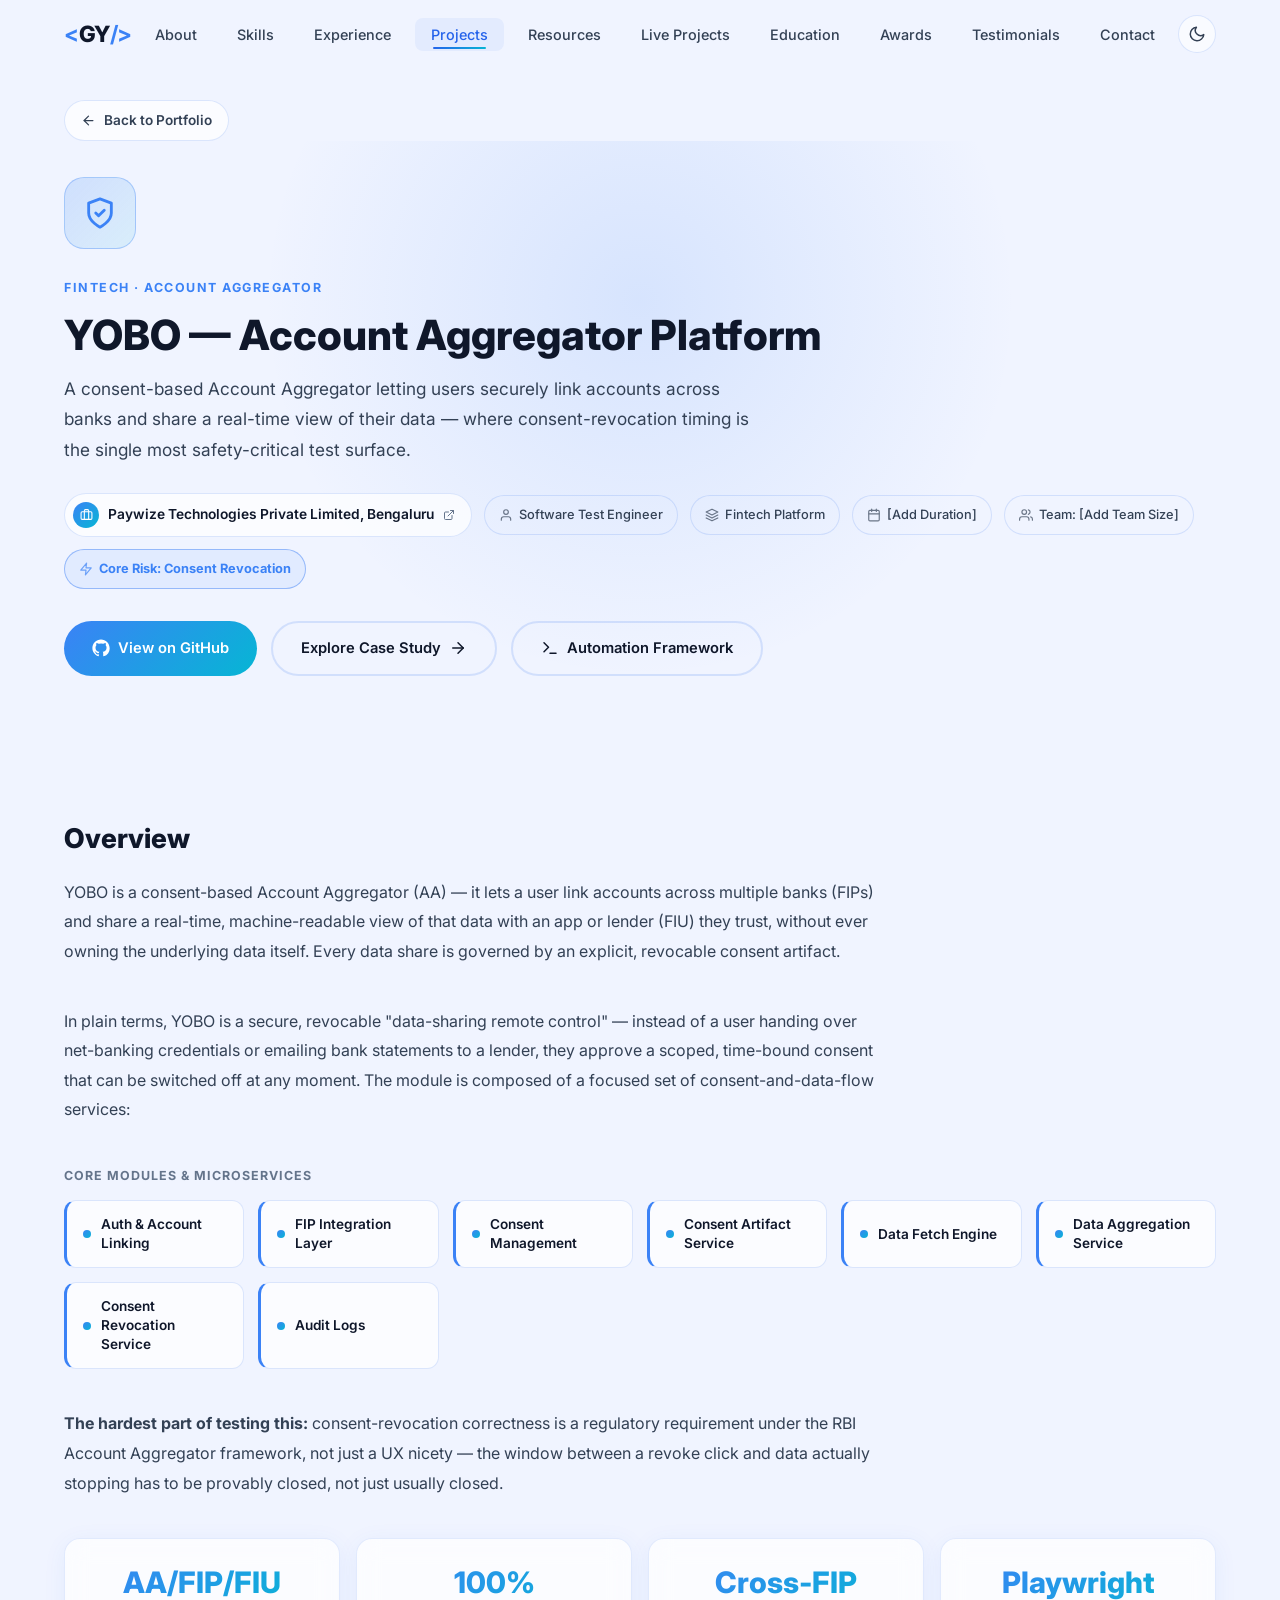
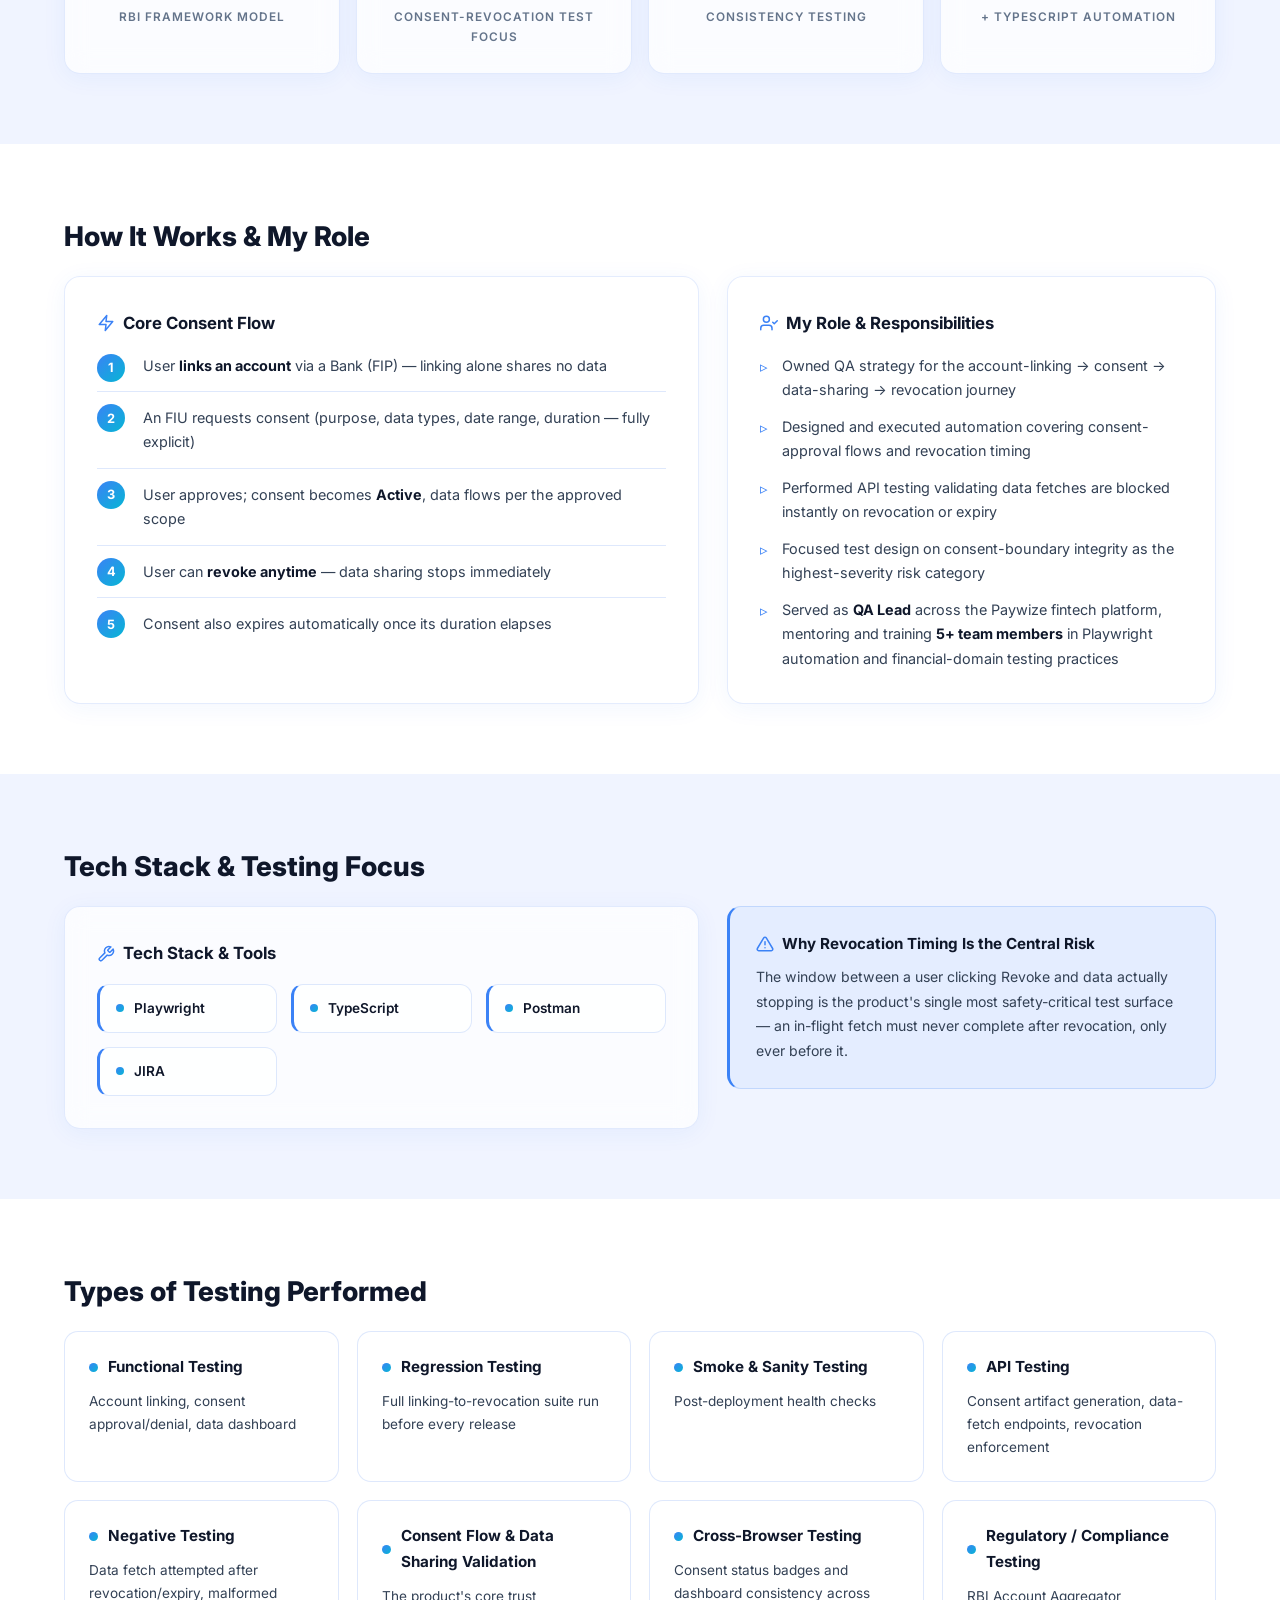
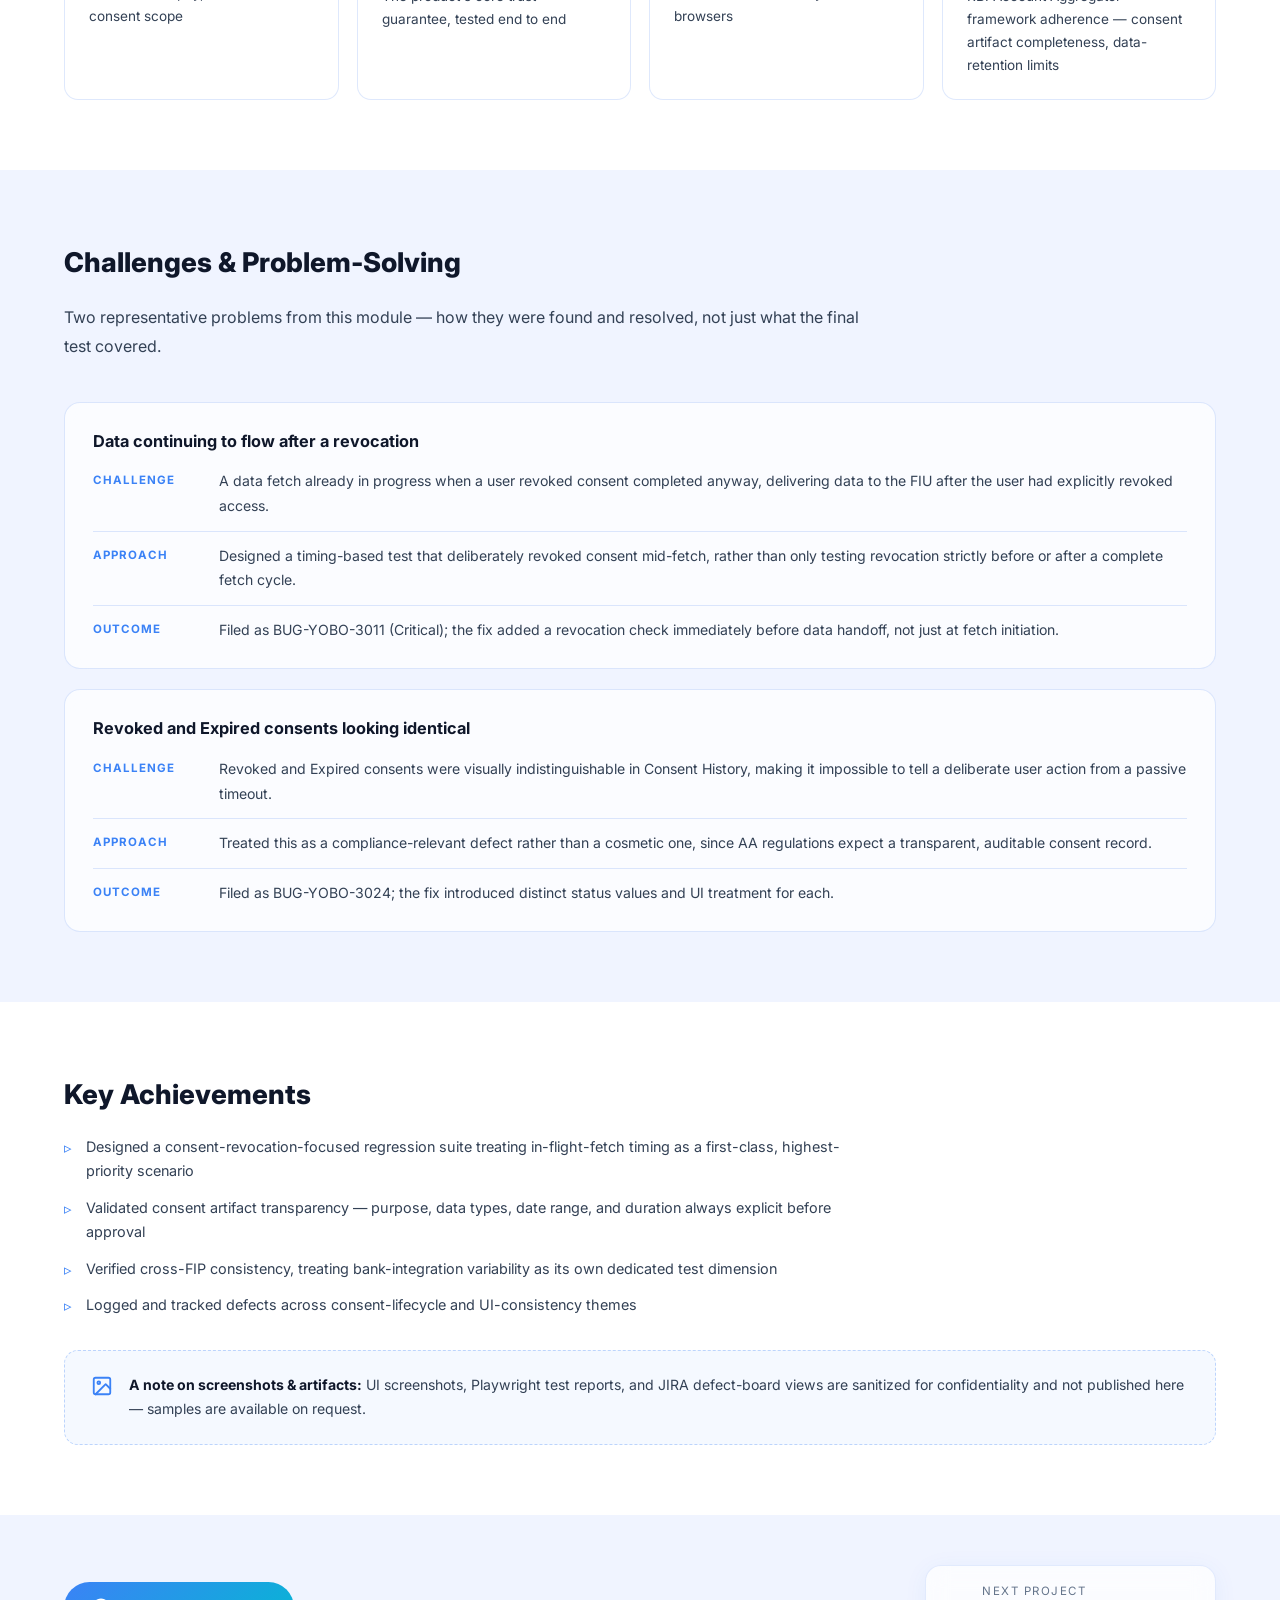
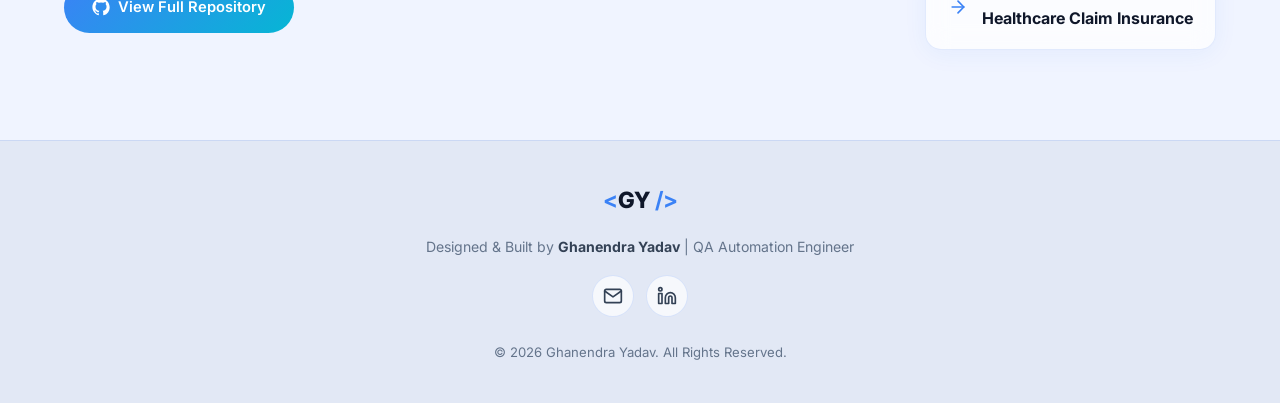
<file: projects/yobo/index.html>
<!DOCTYPE html>
<html lang="en">
<head>
  <meta charset="UTF-8">
  <meta name="viewport" content="width=device-width, initial-scale=1.0">
  <meta name="description" content="YOBO — a consent-based Account Aggregator platform where revocation timing is the central test surface, built at Paywize Technologies.">
  <link rel="canonical" href="https://ghanendra-sdet.github.io/ghanendra-portfolio/projects/yobo/">
  <meta property="og:type" content="website">
  <meta property="og:site_name" content="Ghanendra Yadav — QA Automation Engineer">
  <meta property="og:title" content="YOBO — Account Aggregator Platform | Ghanendra Yadav — QA Automation Engineer">
  <meta property="og:description" content="YOBO — a consent-based Account Aggregator platform where revocation timing is the central test surface, built at Paywize Technologies.">
  <meta property="og:url" content="https://ghanendra-sdet.github.io/ghanendra-portfolio/projects/yobo/">
  <meta property="og:image" content="https://ghanendra-sdet.github.io/ghanendra-portfolio/assets/profile.jpg">
  <meta name="twitter:card" content="summary_large_image">
  <meta name="twitter:title" content="YOBO — Account Aggregator Platform | Ghanendra Yadav — QA Automation Engineer">
  <meta name="twitter:description" content="YOBO — a consent-based Account Aggregator platform where revocation timing is the central test surface, built at Paywize Technologies.">
  <meta name="twitter:image" content="https://ghanendra-sdet.github.io/ghanendra-portfolio/assets/profile.jpg">
  <meta name="keywords" content="QA Engineer, Automation Testing, Playwright, Account Aggregator, Consent Testing, Portfolio, Case Study">
  <meta name="author" content="Ghanendra Yadav">
  <title>YOBO — Account Aggregator Platform | Ghanendra Yadav — QA Automation Engineer</title>
  <link rel="preconnect" href="https://fonts.googleapis.com">
  <link rel="preconnect" href="https://fonts.gstatic.com" crossorigin>
  <link href="https://fonts.googleapis.com/css2?family=Inter:wght@300;400;500;600;700;800;900&display=swap" rel="stylesheet" media="print" onload="this.media='all'">
  <noscript><link href="https://fonts.googleapis.com/css2?family=Inter:wght@300;400;500;600;700;800;900&display=swap" rel="stylesheet"></noscript>
  <link rel="stylesheet" href="../../style.css?v=18">
</head>
<body class="domain-fintech">
  <script>
    (function() {
      const savedTheme = localStorage.getItem('theme');
      const systemPrefersLight = window.matchMedia('(prefers-color-scheme: light)').matches;
      if (savedTheme === 'light' || (!savedTheme && systemPrefersLight)) {
        document.body.classList.add('light-mode');
      }
    })();
  </script>

  <!-- ===== NAVIGATION ===== -->
  <nav id="navbar" class="navbar">
    <div class="nav-container">
      <a href="../../index.html#hero" class="nav-logo">
        <span class="logo-bracket">&lt;</span>GY<span class="logo-bracket"> /&gt;</span>
      </a>
      <ul class="nav-links" id="nav-links">
        <li><a href="../../index.html#about" class="nav-link">About</a></li>
        <li><a href="../../index.html#skills" class="nav-link">Skills</a></li>
        <li><a href="../../index.html#experience" class="nav-link">Experience</a></li>
        <li><a href="../../index.html#projects" class="nav-link active">Projects</a></li>
        <li><a href="../../index.html#resources" class="nav-link">Resources</a></li>
        <li><a href="../../live-projects/" class="nav-link">Live Projects</a></li>
        <li><a href="../../index.html#education" class="nav-link">Education</a></li>
        <li><a href="../../index.html#awards" class="nav-link">Awards</a></li>
        <li><a href="../../index.html#testimonials" class="nav-link">Testimonials</a></li>
        <li><a href="../../index.html#contact" class="nav-link">Contact</a></li>
      </ul>
      <div class="nav-actions">
        <button class="theme-toggle" id="theme-toggle" aria-label="Toggle light/dark mode" title="Toggle theme">
          <svg class="theme-icon sun-icon" width="18" height="18" viewBox="0 0 24 24" fill="none" stroke="currentColor" stroke-width="2" stroke-linecap="round" stroke-linejoin="round">
            <circle cx="12" cy="12" r="5"/><line x1="12" y1="1" x2="12" y2="3"/><line x1="12" y1="21" x2="12" y2="23"/><line x1="4.22" y1="4.22" x2="5.64" y2="5.64"/><line x1="18.36" y1="18.36" x2="19.78" y2="19.78"/><line x1="1" y1="12" x2="3" y2="12"/><line x1="21" y1="12" x2="23" y2="12"/><line x1="4.22" y1="19.78" x2="5.64" y2="18.36"/><line x1="18.36" y1="5.64" x2="19.78" y2="4.22"/>
          </svg>
          <svg class="theme-icon moon-icon" width="18" height="18" viewBox="0 0 24 24" fill="none" stroke="currentColor" stroke-width="2" stroke-linecap="round" stroke-linejoin="round">
            <path d="M21 12.79A9 9 0 1 1 11.21 3 7 7 0 0 0 21 12.79z"/>
          </svg>
        </button>
        <button class="nav-toggle" id="nav-toggle" aria-label="Toggle navigation">
          <span class="hamburger-line"></span><span class="hamburger-line"></span><span class="hamburger-line"></span>
        </button>
      </div>
    </div>
  </nav>

  <!-- ===== BACK LINK ===== -->
  <div class="detail-backlink-wrap">
    <div class="container">
      <a href="../../index.html#projects" class="detail-backlink reveal">
        <svg width="16" height="16" viewBox="0 0 24 24" fill="none" stroke="currentColor" stroke-width="2" stroke-linecap="round" stroke-linejoin="round"><line x1="19" y1="12" x2="5" y2="12"/><polyline points="12 19 5 12 12 5"/></svg>
        Back to Portfolio
      </a>
    </div>
  </div>

  <!-- ===== HERO ===== -->
  <header class="project-detail-hero domain-fintech">
    <div class="container">
      <div class="detail-hero-icon reveal">
        <svg class="icon-svg" viewBox="0 0 24 24" fill="none" stroke="currentColor" stroke-width="2" stroke-linecap="round" stroke-linejoin="round"><path d="M12 22s8-4 8-10V5l-8-3-8 3v7c0 6 8 10 8 10z"/><path d="m9 12 2 2 4-4"/></svg>
      </div>
      <span class="detail-domain-label reveal">Fintech · Account Aggregator</span>
      <h1 class="detail-title reveal">YOBO — Account Aggregator Platform</h1>
      <p class="detail-tagline reveal">A consent-based Account Aggregator letting users securely link accounts across banks and share a real-time view of their data — where consent-revocation timing is the single most safety-critical test surface.</p>
      <div class="detail-meta-row reveal">
        <a href="https://paywize.in/" target="_blank" rel="noopener noreferrer" class="company-badge">
          <span class="company-badge-icon">
            <svg viewBox="0 0 24 24" fill="none" stroke="currentColor" stroke-width="2" stroke-linecap="round" stroke-linejoin="round"><rect x="2" y="7" width="20" height="14" rx="2" ry="2"/><path d="M16 21V5a2 2 0 0 0-2-2h-4a2 2 0 0 0-2 2v16"/></svg>
          </span>
          Paywize Technologies Private Limited, Bengaluru
          <svg class="external-icon" viewBox="0 0 24 24" fill="none" stroke="currentColor" stroke-width="2" stroke-linecap="round" stroke-linejoin="round"><path d="M18 13v6a2 2 0 0 1-2 2H5a2 2 0 0 1-2-2V8a2 2 0 0 1 2-2h6"/><polyline points="15 3 21 3 21 9"/><line x1="10" y1="14" x2="21" y2="3"/></svg>
        </a>
        <span class="meta-chip">
          <svg viewBox="0 0 24 24" fill="none" stroke="currentColor" stroke-width="2" stroke-linecap="round" stroke-linejoin="round"><path d="M20 21v-2a4 4 0 0 0-4-4H8a4 4 0 0 0-4 4v2"/><circle cx="12" cy="7" r="4"/></svg>
          Software Test Engineer
        </span>
        <span class="meta-chip">
          <svg viewBox="0 0 24 24" fill="none" stroke="currentColor" stroke-width="2" stroke-linecap="round" stroke-linejoin="round"><polygon points="12 2 2 7 12 12 22 7 12 2"/><polyline points="2 17 12 22 22 17"/><polyline points="2 12 12 17 22 12"/></svg>
          Fintech Platform
        </span>
        <span class="meta-chip">
          <svg viewBox="0 0 24 24" fill="none" stroke="currentColor" stroke-width="2" stroke-linecap="round" stroke-linejoin="round"><rect x="3" y="4" width="18" height="18" rx="2" ry="2"/><line x1="16" y1="2" x2="16" y2="6"/><line x1="8" y1="2" x2="8" y2="6"/><line x1="3" y1="10" x2="21" y2="10"/></svg>
          [Add Duration]
        </span>
        <span class="meta-chip">
          <svg viewBox="0 0 24 24" fill="none" stroke="currentColor" stroke-width="2" stroke-linecap="round" stroke-linejoin="round"><path d="M17 21v-2a4 4 0 0 0-4-4H5a4 4 0 0 0-4 4v2"/><circle cx="9" cy="7" r="4"/><path d="M23 21v-2a4 4 0 0 0-3-3.87"/><path d="M16 3.13a4 4 0 0 1 0 7.75"/></svg>
          Team: [Add Team Size]
        </span>
        <span class="meta-chip meta-chip-strong">
          <svg viewBox="0 0 24 24" fill="none" stroke="currentColor" stroke-width="2" stroke-linecap="round" stroke-linejoin="round"><path d="M13 2 3 14h9l-1 8 10-12h-9l1-8z"/></svg>
          Core Risk: Consent Revocation
        </span>
      </div>
      <div class="detail-hero-cta reveal">
        <a href="https://github.com/ghanendra-sdet/yobo" target="_blank" rel="noopener noreferrer" class="btn-domain">
          <svg viewBox="0 0 24 24" fill="currentColor"><path d="M12 .5C5.65.5.5 5.65.5 12c0 5.09 3.29 9.4 7.86 10.93.57.1.78-.25.78-.55v-1.94c-3.2.7-3.88-1.54-3.88-1.54-.52-1.33-1.28-1.68-1.28-1.68-1.04-.72.08-.7.08-.7 1.15.08 1.76 1.18 1.76 1.18 1.03 1.75 2.7 1.25 3.36.96.1-.75.4-1.25.73-1.54-2.55-.29-5.23-1.28-5.23-5.68 0-1.26.45-2.28 1.18-3.09-.12-.29-.51-1.46.11-3.05 0 0 .97-.31 3.18 1.18a11.05 11.05 0 0 1 5.79 0c2.2-1.49 3.17-1.18 3.17-1.18.63 1.59.24 2.76.12 3.05.74.81 1.18 1.83 1.18 3.09 0 4.41-2.69 5.39-5.25 5.67.41.36.78 1.07.78 2.15v3.19c0 .3.21.66.79.55A10.51 10.51 0 0 0 23.5 12c0-6.35-5.15-11.5-11.5-11.5z"/></svg>
          View on GitHub
        </a>
        <a href="#overview" class="btn-github-outline">
          Explore Case Study
          <svg viewBox="0 0 24 24" fill="none" stroke="currentColor" stroke-width="2" stroke-linecap="round" stroke-linejoin="round"><line x1="5" y1="12" x2="19" y2="12"/><polyline points="12 5 19 12 12 19"/></svg>
        </a>
        <a href="../../automation/" class="btn-github-outline">
          <svg viewBox="0 0 24 24" fill="none" stroke="currentColor" stroke-width="2" stroke-linecap="round" stroke-linejoin="round"><polyline points="4 17 10 11 4 5"/><line x1="12" y1="19" x2="20" y2="19"/></svg>
          Automation Framework
        </a>
      </div>
    </div>
  </header>

  <!-- ===== OVERVIEW ===== -->
  <section class="detail-section" id="overview">
    <div class="container">
      <h2 class="detail-section-heading reveal">Overview</h2>
      <p class="detail-lede reveal">YOBO is a consent-based Account Aggregator (AA) — it lets a user link accounts across multiple banks (FIPs) and share a real-time, machine-readable view of that data with an app or lender (FIU) they trust, without ever owning the underlying data itself. Every data share is governed by an explicit, revocable consent artifact.</p>
      <p class="detail-lede reveal">In plain terms, YOBO is a secure, revocable "data-sharing remote control" — instead of a user handing over net-banking credentials or emailing bank statements to a lender, they approve a scoped, time-bound consent that can be switched off at any moment. The module is composed of a focused set of consent-and-data-flow services:</p>
      <div class="overview-modules">
        <span class="chip-grid-label reveal">Core Modules &amp; Microservices</span>
        <div class="chip-grid reveal">
          <div class="chip-item"><span class="chip-dot"></span>Auth &amp; Account Linking</div>
          <div class="chip-item"><span class="chip-dot"></span>FIP Integration Layer</div>
          <div class="chip-item"><span class="chip-dot"></span>Consent Management</div>
          <div class="chip-item"><span class="chip-dot"></span>Consent Artifact Service</div>
          <div class="chip-item"><span class="chip-dot"></span>Data Fetch Engine</div>
          <div class="chip-item"><span class="chip-dot"></span>Data Aggregation Service</div>
          <div class="chip-item"><span class="chip-dot"></span>Consent Revocation Service</div>
          <div class="chip-item"><span class="chip-dot"></span>Audit Logs</div>
        </div>
      </div>
      <p class="detail-lede reveal"><strong>The hardest part of testing this:</strong> consent-revocation correctness is a regulatory requirement under the RBI Account Aggregator framework, not just a UX nicety — the window between a revoke click and data actually stopping has to be provably closed, not just usually closed.</p>
      <div class="detail-stats-grid">
        <div class="detail-stat-card glass-card reveal">
          <span class="detail-stat-number">AA/FIP/FIU</span>
          <span class="detail-stat-label">RBI Framework Model</span>
        </div>
        <div class="detail-stat-card glass-card reveal">
          <span class="detail-stat-number">100%</span>
          <span class="detail-stat-label">Consent-Revocation Test Focus</span>
        </div>
        <div class="detail-stat-card glass-card reveal">
          <span class="detail-stat-number">Cross-FIP</span>
          <span class="detail-stat-label">Consistency Testing</span>
        </div>
        <div class="detail-stat-card glass-card reveal">
          <span class="detail-stat-number">Playwright</span>
          <span class="detail-stat-label">+ TypeScript Automation</span>
        </div>
      </div>
    </div>
  </section>

  <!-- ===== FLOW + ROLE ===== -->
  <section class="detail-section alt-bg">
    <div class="container">
      <h2 class="detail-section-heading reveal">How It Works &amp; My Role</h2>
      <div class="detail-content-grid">
        <div class="detail-card glass-card reveal">
          <h4>
            <svg viewBox="0 0 24 24" fill="none" stroke="currentColor" stroke-width="2" stroke-linecap="round" stroke-linejoin="round"><polygon points="13 2 3 14 12 14 11 22 21 10 12 10 13 2"/></svg>
            Core Consent Flow
          </h4>
          <ol class="flow-steps">
            <li>User <strong>links an account</strong> via a Bank (FIP) — linking alone shares no data</li>
            <li>An FIU requests consent (purpose, data types, date range, duration — fully explicit)</li>
            <li>User approves; consent becomes <strong>Active</strong>, data flows per the approved scope</li>
            <li>User can <strong>revoke anytime</strong> — data sharing stops immediately</li>
            <li>Consent also expires automatically once its duration elapses</li>
          </ol>
        </div>
        <div class="detail-card glass-card reveal">
          <h4>
            <svg viewBox="0 0 24 24" fill="none" stroke="currentColor" stroke-width="2" stroke-linecap="round" stroke-linejoin="round"><path d="M16 21v-2a4 4 0 0 0-4-4H5a4 4 0 0 0-4 4v2"/><circle cx="8.5" cy="7" r="4"/><polyline points="17 11 19 13 23 9"/></svg>
            My Role &amp; Responsibilities
          </h4>
          <ul class="detail-highlights">
            <li>Owned QA strategy for the account-linking → consent → data-sharing → revocation journey</li>
            <li>Designed and executed automation covering consent-approval flows and revocation timing</li>
            <li>Performed API testing validating data fetches are blocked instantly on revocation or expiry</li>
            <li>Focused test design on consent-boundary integrity as the highest-severity risk category</li>
            <li>Served as <strong>QA Lead</strong> across the Paywize fintech platform, mentoring and training <strong>5+ team members</strong> in Playwright automation and financial-domain testing practices</li>
          </ul>
        </div>
      </div>
    </div>
  </section>

  <!-- ===== TECH + RISK ===== -->
  <section class="detail-section" id="tech">
    <div class="container">
      <h2 class="detail-section-heading reveal">Tech Stack &amp; Testing Focus</h2>
      <div class="detail-content-grid">
        <div class="detail-card glass-card reveal">
          <h4>
            <svg viewBox="0 0 24 24" fill="none" stroke="currentColor" stroke-width="2" stroke-linecap="round" stroke-linejoin="round"><path d="M14.7 6.3a1 1 0 0 0 0 1.4l1.6 1.6a1 1 0 0 0 1.4 0l3.77-3.77a6 6 0 0 1-7.94 7.94l-6.91 6.91a2.12 2.12 0 0 1-3-3l6.91-6.91a6 6 0 0 1 7.94-7.94l-3.76 3.76z"/></svg>
            Tech Stack &amp; Tools
          </h4>
          <div class="chip-grid">
            <div class="chip-item"><span class="chip-dot"></span>Playwright</div>
            <div class="chip-item"><span class="chip-dot"></span>TypeScript</div>
            <div class="chip-item"><span class="chip-dot"></span>Postman</div>
            <div class="chip-item"><span class="chip-dot"></span>JIRA</div>
          </div>
        </div>
        <div class="detail-card reveal">
          <div class="risk-callout">
            <h5>
              <svg viewBox="0 0 24 24" fill="none" stroke="currentColor" stroke-width="2" stroke-linecap="round" stroke-linejoin="round"><path d="M10.29 3.86 1.82 18a2 2 0 0 0 1.71 3h16.94a2 2 0 0 0 1.71-3L13.71 3.86a2 2 0 0 0-3.42 0z"/><line x1="12" y1="9" x2="12" y2="13"/><line x1="12" y1="17" x2="12.01" y2="17"/></svg>
              Why Revocation Timing Is the Central Risk
            </h5>
            <p>The window between a user clicking Revoke and data actually stopping is the product's single most safety-critical test surface — an in-flight fetch must never complete after revocation, only ever before it.</p>
          </div>
        </div>
      </div>
    </div>
  </section>

  <!-- ===== TYPES OF TESTING PERFORMED ===== -->
  <section class="detail-section alt-bg">
    <div class="container">
      <h2 class="detail-section-heading reveal">Types of Testing Performed</h2>
      <div class="testing-types-grid">
        <div class="testing-type-card reveal">
          <h5><span class="chip-dot"></span>Functional Testing</h5>
          <p>Account linking, consent approval/denial, data dashboard</p>
        </div>
        <div class="testing-type-card reveal">
          <h5><span class="chip-dot"></span>Regression Testing</h5>
          <p>Full linking-to-revocation suite run before every release</p>
        </div>
        <div class="testing-type-card reveal">
          <h5><span class="chip-dot"></span>Smoke &amp; Sanity Testing</h5>
          <p>Post-deployment health checks</p>
        </div>
        <div class="testing-type-card reveal">
          <h5><span class="chip-dot"></span>API Testing</h5>
          <p>Consent artifact generation, data-fetch endpoints, revocation enforcement</p>
        </div>
        <div class="testing-type-card reveal">
          <h5><span class="chip-dot"></span>Negative Testing</h5>
          <p>Data fetch attempted after revocation/expiry, malformed consent scope</p>
        </div>
        <div class="testing-type-card reveal">
          <h5><span class="chip-dot"></span>Consent Flow &amp; Data Sharing Validation</h5>
          <p>The product's core trust guarantee, tested end to end</p>
        </div>
        <div class="testing-type-card reveal">
          <h5><span class="chip-dot"></span>Cross-Browser Testing</h5>
          <p>Consent status badges and dashboard consistency across browsers</p>
        </div>
        <div class="testing-type-card reveal">
          <h5><span class="chip-dot"></span>Regulatory / Compliance Testing</h5>
          <p>RBI Account Aggregator framework adherence — consent artifact completeness, data-retention limits</p>
        </div>
      </div>
    </div>
  </section>

  <!-- ===== CHALLENGES & PROBLEM-SOLVING ===== -->
  <section class="detail-section">
    <div class="container">
      <h2 class="detail-section-heading reveal">Challenges &amp; Problem-Solving</h2>
      <p class="detail-lede reveal">Two representative problems from this module — how they were found and resolved, not just what the final test covered.</p>
      <div class="challenge-card reveal">
        <h5>Data continuing to flow after a revocation</h5>
        <div class="challenge-row">
          <span class="challenge-label">Challenge</span>
          <p>A data fetch already in progress when a user revoked consent completed anyway, delivering data to the FIU after the user had explicitly revoked access.</p>
        </div>
        <div class="challenge-row">
          <span class="challenge-label">Approach</span>
          <p>Designed a timing-based test that deliberately revoked consent mid-fetch, rather than only testing revocation strictly before or after a complete fetch cycle.</p>
        </div>
        <div class="challenge-row">
          <span class="challenge-label">Outcome</span>
          <p>Filed as BUG-YOBO-3011 (Critical); the fix added a revocation check immediately before data handoff, not just at fetch initiation.</p>
        </div>
      </div>
      <div class="challenge-card reveal">
        <h5>Revoked and Expired consents looking identical</h5>
        <div class="challenge-row">
          <span class="challenge-label">Challenge</span>
          <p>Revoked and Expired consents were visually indistinguishable in Consent History, making it impossible to tell a deliberate user action from a passive timeout.</p>
        </div>
        <div class="challenge-row">
          <span class="challenge-label">Approach</span>
          <p>Treated this as a compliance-relevant defect rather than a cosmetic one, since AA regulations expect a transparent, auditable consent record.</p>
        </div>
        <div class="challenge-row">
          <span class="challenge-label">Outcome</span>
          <p>Filed as BUG-YOBO-3024; the fix introduced distinct status values and UI treatment for each.</p>
        </div>
      </div>
    </div>
  </section>

  <!-- ===== ACHIEVEMENTS ===== -->
  <section class="detail-section alt-bg">
    <div class="container">
      <h2 class="detail-section-heading reveal">Key Achievements</h2>
      <ul class="detail-highlights reveal" style="max-width: 820px;">
        <li>Designed a consent-revocation-focused regression suite treating in-flight-fetch timing as a first-class, highest-priority scenario</li>
        <li>Validated consent artifact transparency — purpose, data types, date range, and duration always explicit before approval</li>
        <li>Verified cross-FIP consistency, treating bank-integration variability as its own dedicated test dimension</li>
        <li>Logged and tracked defects across consent-lifecycle and UI-consistency themes</li>
      </ul>
      <div class="proof-note reveal" style="margin-top: 32px;">
        <svg viewBox="0 0 24 24" fill="none" stroke="currentColor" stroke-width="2" stroke-linecap="round" stroke-linejoin="round"><rect x="3" y="3" width="18" height="18" rx="2" ry="2"/><circle cx="8.5" cy="8.5" r="1.5"/><polyline points="21 15 16 10 5 21"/></svg>
        <p><strong>A note on screenshots &amp; artifacts:</strong> UI screenshots, Playwright test reports, and JIRA defect-board views are sanitized for confidentiality and not published here — samples are available on request.</p>
      </div>
    </div>
  </section>

  <!-- ===== FOOTER CTA ===== -->
  <section class="detail-section" style="padding-top: 0;">
    <div class="container">
      <div class="detail-footer-cta">
        <a href="https://github.com/ghanendra-sdet/yobo" target="_blank" rel="noopener noreferrer" class="btn-domain">
          <svg viewBox="0 0 24 24" fill="currentColor"><path d="M12 .5C5.65.5.5 5.65.5 12c0 5.09 3.29 9.4 7.86 10.93.57.1.78-.25.78-.55v-1.94c-3.2.7-3.88-1.54-3.88-1.54-.52-1.33-1.28-1.68-1.28-1.68-1.04-.72.08-.7.08-.7 1.15.08 1.76 1.18 1.76 1.18 1.03 1.75 2.7 1.25 3.36.96.1-.75.4-1.25.73-1.54-2.55-.29-5.23-1.28-5.23-5.68 0-1.26.45-2.28 1.18-3.09-.12-.29-.51-1.46.11-3.05 0 0 .97-.31 3.18 1.18a11.05 11.05 0 0 1 5.79 0c2.2-1.49 3.17-1.18 3.17-1.18.63 1.59.24 2.76.12 3.05.74.81 1.18 1.83 1.18 3.09 0 4.41-2.69 5.39-5.25 5.67.41.36.78 1.07.78 2.15v3.19c0 .3.21.66.79.55A10.51 10.51 0 0 0 23.5 12c0-6.35-5.15-11.5-11.5-11.5z"/></svg>
          View Full Repository
        </a>
        <a href="../healthcare-insurance/" class="next-project-link glass-card">
          <svg viewBox="0 0 24 24" fill="none" stroke="currentColor" stroke-width="2" stroke-linecap="round" stroke-linejoin="round"><line x1="5" y1="12" x2="19" y2="12"/><polyline points="12 5 19 12 12 19"/></svg>
          <span>
            <span class="next-project-label">Next Project</span>
            <span class="next-project-name">Healthcare Claim Insurance</span>
          </span>
        </a>
      </div>
    </div>
  </section>

  <!-- ===== FOOTER ===== -->
  <footer class="footer">
    <div class="container">
      <div class="footer-content">
        <div class="footer-logo">
          <span class="logo-bracket">&lt;</span>GY<span class="logo-bracket"> /&gt;</span>
        </div>
        <p class="footer-text">Designed &amp; Built by <strong>Ghanendra Yadav</strong> | QA Automation Engineer</p>
        <div class="footer-socials">
          <a href="mailto:ghanendrablr@gmail.com" class="footer-social" aria-label="Email">
            <svg width="20" height="20" viewBox="0 0 24 24" fill="none" stroke="currentColor" stroke-width="2" stroke-linecap="round" stroke-linejoin="round"><path d="M4 4h16c1.1 0 2 .9 2 2v12c0 1.1-.9 2-2 2H4c-1.1 0-2-.9-2-2V6c0-1.1.9-2 2-2z"/><polyline points="22,6 12,13 2,6"/></svg>
          </a>
          <a href="https://linkedin.com/in/ghanendra-yadav" target="_blank" rel="noopener noreferrer" class="footer-social" aria-label="LinkedIn">
            <svg width="20" height="20" viewBox="0 0 24 24" fill="none" stroke="currentColor" stroke-width="2" stroke-linecap="round" stroke-linejoin="round"><path d="M16 8a6 6 0 0 1 6 6v7h-4v-7a2 2 0 0 0-2-2 2 2 0 0 0-2 2v7h-4v-7a6 6 0 0 1 6-6z"/><rect x="2" y="9" width="4" height="12"/><circle cx="4" cy="4" r="2"/></svg>
          </a>
        </div>
        <p class="footer-copyright">&copy; 2026 Ghanendra Yadav. All Rights Reserved.</p>
      </div>
    </div>
  </footer>

  <button id="back-to-top" class="back-to-top" aria-label="Back to top">
    <svg width="24" height="24" viewBox="0 0 24 24" fill="none" stroke="currentColor" stroke-width="2" stroke-linecap="round" stroke-linejoin="round"><polyline points="18 15 12 9 6 15"/></svg>
  </button>

  <script src="../../script.js?v=2"></script>
</body>
</html>
</file>
<file: style.css>
/* ============================================================
   Ghanendra Yadav — Portfolio Stylesheet
   Theme: Premium Dark Mode + Glassmorphism
   Font: Inter (Google Fonts)
   ============================================================ */

/* ─── CSS Custom Properties ──────────────────────────────── */
:root {
  /* Backgrounds */
  --bg-deepest: #0a0f1c;
  --bg-dark: #111827;
  --bg-card: #1e293b;

  /* Accents */
  --accent-blue: #2563eb;
  --accent-blue-light: #3b82f6;
  --accent-cyan: #06b6d4;

  /* Glass */
  --glass-bg: rgba(255, 255, 255, 0.05);
  --glass-border: rgba(255, 255, 255, 0.1);

  /* Text */
  --text-primary: #f8fafc;
  --text-secondary: #94a3b8;
  --text-muted: #64748b;

  /* Gradients */
  --gradient-blue: linear-gradient(135deg, #2563eb, #06b6d4);

  /* Spacing */
  --section-padding: 100px 0;
  --container-max: 1200px;

  /* Glass card */
  --card-radius: 16px;
  --card-padding: 32px;

  /* Transitions */
  --transition-smooth: 0.3s ease;
  --transition-reveal: 0.8s cubic-bezier(0.16, 1, 0.3, 1);
}

/* ─── Light Mode Theme ───────────────────────────────────── */
body.light-mode {
  --bg-deepest:   #f0f4ff;
  --bg-dark:      #ffffff;
  --bg-card:      #e8edf8;
  --glass-bg:     rgba(255, 255, 255, 0.7);
  --glass-border: rgba(37, 99, 235, 0.15);
  --text-primary:    #0f172a;
  --text-secondary:  #334155;
  --text-muted:      #64748b;
}

/* Smooth transition for ALL elements on theme switch */
body, body * {
  transition:
    background-color 0.35s ease,
    border-color     0.35s ease,
    color            0.35s ease,
    box-shadow       0.35s ease;
}
/* Exclude transitions that would break animations */
body .reveal,
body .reveal-left,
body .reveal-right,
body .hero-name,
body .stat-number,
body .paywize-num {
  transition: opacity var(--transition-reveal), transform var(--transition-reveal);
}

/* ============================================================
   1. CSS RESET & BASE
   ============================================================ */
*,
*::before,
*::after {
  margin: 0;
  padding: 0;
  box-sizing: border-box;
}

html {
  scroll-behavior: smooth;
  -webkit-text-size-adjust: 100%;
  font-size: 16px;
}

body {
  background-color: var(--bg-deepest);
  color: var(--text-primary);
  font-family: 'Inter', -apple-system, BlinkMacSystemFont, 'Segoe UI', Roboto, sans-serif;
  line-height: 1.7;
  overflow-x: hidden;
  -webkit-font-smoothing: antialiased;
  -moz-osx-font-smoothing: grayscale;
}

a {
  text-decoration: none;
  color: inherit;
  transition: color var(--transition-smooth);
}

ul, ol {
  list-style: none;
}

img {
  max-width: 100%;
  display: block;
}

button, input, textarea {
  font-family: inherit;
  font-size: inherit;
  color: inherit;
  border: none;
  outline: none;
  background: none;
}

button {
  cursor: pointer;
}

.section {
  padding: var(--section-padding);
  position: relative;
}

.container {
  max-width: var(--container-max);
  margin: 0 auto;
  padding: 0 24px;
  width: 100%;
}

/* Selection */
::selection {
  background: rgba(37, 99, 235, 0.35);
  color: var(--text-primary);
}

/* Gradient-clipped text (background-clip: text) ignores `color` on ::selection
   because -webkit-text-fill-color takes priority — without this override,
   selecting stat numbers / accent headings makes them vanish in both themes. */
.title-accent::selection,
.name-accent::selection,
.stat-number::selection,
.testimonial-quote::selection,
.title-gradient::selection,
.paywize-num::selection,
.detail-stat-number::selection {
  -webkit-text-fill-color: var(--text-primary);
  color: var(--text-primary);
  background: rgba(37, 99, 235, 0.35);
}

/* Focus visible */
:focus-visible {
  outline: 2px solid var(--accent-blue-light);
  outline-offset: 3px;
  border-radius: 4px;
}

/* Scrollbar */
::-webkit-scrollbar {
  width: 8px;
}
::-webkit-scrollbar-track {
  background: var(--bg-deepest);
}
::-webkit-scrollbar-thumb {
  background: rgba(255, 255, 255, 0.1);
  border-radius: 4px;
}
::-webkit-scrollbar-thumb:hover {
  background: rgba(255, 255, 255, 0.18);
}

/* Section titles */
.section-title {
  font-size: 2.2rem;
  font-weight: 800;
  text-align: center;
  margin-bottom: 60px;
  color: var(--text-primary);
}

.title-accent {
  background: var(--gradient-blue);
  -webkit-background-clip: text;
  -webkit-text-fill-color: transparent;
  background-clip: text;
  font-weight: 800;
  display: inline-block;
  animation: bracket-glow 3.2s ease-in-out infinite;
  transition: transform 0.4s cubic-bezier(0.34, 1.56, 0.64, 1);
}

.section-title .title-accent:first-child {
  margin-right: 10px;
}

.section-title .title-accent:last-child {
  margin-left: 10px;
}

.section-title:hover .title-accent:first-child {
  transform: translateX(-6px) scale(1.12);
}

.section-title:hover .title-accent:last-child {
  transform: translateX(6px) scale(1.12);
}

@keyframes bracket-glow {
  0%, 100% { filter: drop-shadow(0 0 0 rgba(6, 182, 212, 0)); }
  50% { filter: drop-shadow(0 0 10px rgba(6, 182, 212, 0.45)); }
}

@media (prefers-reduced-motion: reduce) {
  .title-accent {
    animation: none;
  }
}

/* Glass card utility */
.glass-card {
  background: var(--glass-bg);
  backdrop-filter: blur(12px);
  -webkit-backdrop-filter: blur(12px);
  border: 1px solid var(--glass-border);
  border-radius: var(--card-radius);
  padding: var(--card-padding);
  transition: transform var(--transition-smooth),
              border-color var(--transition-smooth),
              box-shadow var(--transition-smooth);
}

.glass-card:hover {
  border-color: rgba(37, 99, 235, 0.25);
  box-shadow: 0 8px 40px rgba(37, 99, 235, 0.08);
}

/* ============================================================
   2. NAVBAR
   ============================================================ */
.navbar {
  position: fixed;
  top: 0;
  left: 0;
  width: 100%;
  z-index: 1000;
  height: 70px;
  display: flex;
  align-items: center;
  background: transparent;
  transition: background var(--transition-smooth),
              backdrop-filter var(--transition-smooth),
              box-shadow var(--transition-smooth);
}

.navbar.nav-scrolled {
  background: rgba(10, 15, 28, 0.88);
  backdrop-filter: blur(14px);
  -webkit-backdrop-filter: blur(14px);
  box-shadow: 0 1px 0 var(--glass-border),
              0 4px 30px rgba(0, 0, 0, 0.3);
}

.nav-container {
  max-width: var(--container-max);
  margin: 0 auto;
  padding: 0 24px;
  width: 100%;
  display: flex;
  align-items: center;
  justify-content: space-between;
}

/* Logo */
.nav-logo {
  font-size: 1.4rem;
  font-weight: 800;
  letter-spacing: -0.5px;
  color: var(--text-primary);
  display: flex;
  align-items: center;
}

.logo-bracket {
  color: var(--accent-blue-light);
  font-weight: 700;
}

/* Nav Links */
.nav-links {
  display: flex;
  align-items: center;
  gap: 8px;
}

.nav-link {
  font-size: 0.9rem;
  font-weight: 500;
  color: var(--text-secondary);
  position: relative;
  padding: 8px 16px;
  border-radius: 8px;
  transition: color var(--transition-smooth), background var(--transition-smooth);
}

.nav-link::after {
  content: '';
  position: absolute;
  bottom: 2px;
  left: 50%;
  width: 0;
  height: 2px;
  background: var(--gradient-blue);
  border-radius: 2px;
  transition: width 0.35s cubic-bezier(0.25, 0.8, 0.25, 1),
              left 0.35s cubic-bezier(0.25, 0.8, 0.25, 1);
}

.nav-link:hover,
.nav-link.active {
  color: var(--text-primary);
  background: rgba(255, 255, 255, 0.05);
}

.nav-link:hover::after,
.nav-link.active::after {
  width: 60%;
  left: 20%;
}

/* Nav Actions wrapper */
.nav-actions {
  display: flex;
  align-items: center;
  gap: 8px;
}

/* Theme Toggle Button */
.theme-toggle {
  display: flex;
  align-items: center;
  justify-content: center;
  width: 38px;
  height: 38px;
  border-radius: 50%;
  border: 1.5px solid var(--glass-border);
  background: var(--glass-bg);
  cursor: pointer;
  color: var(--text-secondary);
  position: relative;
  overflow: hidden;
  transition: background var(--transition-smooth), border-color var(--transition-smooth), color var(--transition-smooth), transform var(--transition-smooth);
}

.theme-toggle:hover {
  background: rgba(37, 99, 235, 0.15);
  border-color: var(--accent-blue-light);
  color: var(--accent-blue-light);
  transform: rotate(20deg) scale(1.08);
}

/* Icon switching */
.theme-icon {
  position: absolute;
  transition: opacity 0.3s ease, transform 0.4s cubic-bezier(0.34, 1.56, 0.64, 1);
}

/* Dark mode: show sun (to switch to light), hide moon */
.sun-icon  { opacity: 1; transform: scale(1) rotate(0deg); }
.moon-icon { opacity: 0; transform: scale(0.5) rotate(-90deg); }

/* Light mode: show moon (to switch to dark), hide sun */
body.light-mode .sun-icon  { opacity: 0; transform: scale(0.5) rotate(90deg); }
body.light-mode .moon-icon { opacity: 1; transform: scale(1) rotate(0deg); }

/* Hamburger */
.nav-toggle {
  display: none;
  flex-direction: column;
  gap: 5px;
  padding: 4px;
  z-index: 1001;
  background: none;
  border: none;
  cursor: pointer;
}

.hamburger-line {
  display: block;
  width: 24px;
  height: 2px;
  background: var(--text-primary);
  border-radius: 2px;
  transition: transform var(--transition-smooth),
              opacity var(--transition-smooth);
}

.navbar.nav-open .hamburger-line:nth-child(1) {
  transform: translateY(7px) rotate(45deg);
}
.navbar.nav-open .hamburger-line:nth-child(2) {
  opacity: 0;
}
.navbar.nav-open .hamburger-line:nth-child(3) {
  transform: translateY(-7px) rotate(-45deg);
}

/* ============================================================
   3. HERO SECTION
   ============================================================ */
.hero-section {
  min-height: 100vh;
  display: flex;
  align-items: center;
  justify-content: center;
  position: relative;
  overflow: hidden;
  padding-top: 70px;
}

#particles-canvas {
  position: absolute;
  top: 0;
  left: 0;
  width: 100%;
  height: 100%;
  z-index: 0;
  pointer-events: none;
}

.hero-content {
  position: relative;
  z-index: 1;
  text-align: center;
  max-width: 800px;
  padding: 0 24px;
  animation: fade-in-up 1s ease-out;
}

/* Profile Image */
.hero-image-wrapper {
  position: relative;
  margin-bottom: 28px;
  display: inline-block;
}

.hero-image {
  width: 180px;
  height: 180px;
  border-radius: 50%;
  object-fit: cover;
  object-position: top center;
  border: 3px solid var(--accent-blue);
  box-shadow: 0 0 30px rgba(37, 99, 235, 0.4),
              0 0 60px rgba(37, 99, 235, 0.15);
  animation: float 6s ease-in-out infinite;
  transition: transform var(--transition-smooth);
}

.hero-image:hover {
  transform: scale(1.08);
}

.image-glow {
  position: absolute;
  inset: -8px;
  border-radius: 50%;
  background: var(--gradient-blue);
  opacity: 0.15;
  filter: blur(20px);
  z-index: -1;
  animation: pulse-glow-bg 3s ease-in-out infinite;
}

/* Hero Name */
.hero-name {
  font-size: 2.8rem;
  font-weight: 900;
  letter-spacing: -1px;
  line-height: 1.2;
  margin-bottom: 8px;
  color: var(--text-primary);
}

.name-accent {
  background: var(--gradient-blue);
  -webkit-background-clip: text;
  -webkit-text-fill-color: transparent;
  background-clip: text;
}

/* Typing Text */
.hero-tagline {
  font-size: 1.2rem;
  color: var(--text-secondary);
  min-height: 1.8em;
  margin-bottom: 32px;
}

.typing-cursor {
  display: inline-block;
  color: var(--accent-blue-light);
  font-weight: 300;
  animation: blink 1s step-end infinite;
}

/* Stats Row */
.hero-stats {
  display: flex;
  align-items: center;
  justify-content: center;
  gap: 8px 32px;
  margin-bottom: 36px;
  flex-wrap: nowrap;
}

.stat-item {
  text-align: center;
  min-width: 100px;
}

.stat-number {
  display: block;
  font-size: 1.75rem;
  font-weight: 800;
  background: var(--gradient-blue);
  -webkit-background-clip: text;
  -webkit-text-fill-color: transparent;
  background-clip: text;
  line-height: 1.2;
}

.stat-label {
  display: block;
  font-size: 0.75rem;
  color: var(--text-muted);
  text-transform: uppercase;
  letter-spacing: 1.5px;
  font-weight: 500;
  margin-top: 4px;
}

/* Hero dual-audience wayfinding */
.hero-paths {
  display: flex;
  align-items: stretch;
  justify-content: center;
  gap: 14px;
  flex-wrap: wrap;
  margin-bottom: 28px;
}

.hero-path-card {
  display: flex;
  align-items: center;
  gap: 12px;
  padding: 12px 20px;
  border-radius: 14px;
  background: var(--glass-bg);
  border: 1.5px solid var(--glass-border);
  color: var(--text-primary);
  text-align: left;
  transition: border-color var(--transition-smooth), transform var(--transition-smooth), box-shadow var(--transition-smooth);
}

.hero-path-card:hover,
.hero-path-card:focus-visible {
  border-color: var(--accent-blue-light);
  transform: translateY(-2px);
  box-shadow: 0 8px 24px rgba(37, 99, 235, 0.18);
}

.hero-path-card-alt:hover,
.hero-path-card-alt:focus-visible {
  border-color: #10b981;
  box-shadow: 0 8px 24px rgba(16, 185, 129, 0.18);
}

.hero-path-emoji {
  font-size: 1.5rem;
  line-height: 1;
}

.hero-path-text {
  display: flex;
  flex-direction: column;
  gap: 1px;
  font-size: 0.85rem;
}

.hero-path-text strong {
  font-size: 0.9rem;
  font-weight: 700;
}

.hero-path-text span {
  color: var(--text-secondary);
}

@media (max-width: 600px) {
  .hero-paths {
    flex-direction: column;
    align-items: stretch;
  }
}

/* CTA Buttons */
.hero-cta {
  display: flex;
  align-items: center;
  justify-content: center;
  gap: 16px;
  flex-wrap: wrap;
  margin-bottom: 0;
}

.btn {
  display: inline-flex;
  align-items: center;
  gap: 8px;
  font-weight: 600;
  font-size: 0.95rem;
  border-radius: 50px;
  transition: transform var(--transition-smooth),
              box-shadow var(--transition-smooth),
              background var(--transition-smooth),
              color var(--transition-smooth);
}

.btn-primary {
  padding: 14px 32px;
  background: var(--gradient-blue);
  color: #fff;
  position: relative;
  overflow: hidden;
}

.btn-primary::before {
  content: '';
  position: absolute;
  inset: 0;
  background: linear-gradient(135deg, rgba(255,255,255,0.18), transparent);
  opacity: 0;
  transition: opacity var(--transition-smooth);
}

.btn-primary:hover {
  transform: translateY(-2px);
  box-shadow: 0 8px 30px rgba(37, 99, 235, 0.45),
              0 0 60px rgba(37, 99, 235, 0.2);
}

.btn-primary:hover::before {
  opacity: 1;
}

.btn-secondary {
  padding: 14px 32px;
  color: var(--accent-blue-light);
  border: 2px solid var(--accent-blue);
  background: transparent;
}

.btn-secondary:hover {
  transform: translateY(-2px);
  background: rgba(37, 99, 235, 0.1);
  box-shadow: 0 8px 30px rgba(37, 99, 235, 0.2);
  color: #fff;
}

.scroll-indicator {
  position: absolute;
  bottom: 28px;
  left: 0;
  right: 0;
  width: fit-content;
  margin: 0 auto;
  z-index: 2;
  display: flex;
  flex-direction: column;
  align-items: center;
  gap: 6px;
  animation: fade-in-up 1.5s ease-out 0.5s both;
  text-decoration: none;
  cursor: pointer;
}

.scroll-indicator:hover .scroll-text,
.scroll-indicator:hover .scroll-arrow {
  color: var(--accent-blue-light);
}

.scroll-text {
  font-size: 0.7rem;
  color: var(--text-muted);
  text-transform: uppercase;
  letter-spacing: 2px;
  font-weight: 500;
}

.scroll-arrow {
  animation: scroll-bounce 2s ease-in-out infinite;
  color: var(--text-muted);
}

/* ============================================================
   4. ABOUT SECTION
   ============================================================ */
.about-section {
  background: var(--bg-dark);
}

.about-card {
 /* max-width: 900px; */
  margin: 0 auto;
  display: grid;
  grid-template-columns: 1fr;
  gap: 28px;
}

.about-text {
  color: var(--text-secondary);
  font-size: 1.05rem;
  line-height: 1.85;
  margin-bottom: 8px;
}

.about-text strong {
  color: var(--accent-blue-light);
  font-weight: 600;
}

.career-goal {
  margin-top: 16px;
  padding: 12px 16px;
  background: rgba(6, 182, 212, 0.05);
  border-left: 3px solid var(--accent-cyan);
  border-radius: 4px;
}

body.light-mode .career-goal {
  background: rgba(37, 99, 235, 0.05);
  border-left: 3px solid var(--accent-blue);
}

/* Domain Badges */
.about-domains {
  display: flex;
  flex-wrap: wrap;
  gap: 10px;
  margin-top: 12px;
}

.domain-badge {
  display: inline-flex;
  align-items: center;
  gap: 6px;
  padding: 8px 18px;
  background: rgba(37, 99, 235, 0.1);
  border: 1px solid rgba(37, 99, 235, 0.2);
  border-radius: 50px;
  font-size: 0.85rem;
  font-weight: 500;
  color: var(--accent-blue-light);
  transition: background var(--transition-smooth),
              border-color var(--transition-smooth),
              transform var(--transition-smooth);
}

.domain-badge .badge-icon {
  width: 14px;
  height: 14px;
  stroke-width: 2.5;
  color: var(--accent-blue-light);
  flex-shrink: 0;
}

.domain-badge:hover {
  background: rgba(37, 99, 235, 0.18);
  border-color: rgba(37, 99, 235, 0.4);
  transform: translateY(-2px);
}

/* About Highlights */
.about-highlights {
  display: flex;
  flex-direction: column;
  gap: 16px;
  margin-top: 8px;
}

.highlight-item {
  display: flex;
  align-items: flex-start;
  gap: 16px;
  padding: 16px 20px;
  background: rgba(37, 99, 235, 0.06);
  border: 1px solid rgba(37, 99, 235, 0.12);
  border-radius: 12px;
  transition: background var(--transition-smooth), transform var(--transition-smooth);
}

.highlight-item:hover {
  background: rgba(37, 99, 235, 0.1);
  transform: translateX(4px);
}

.highlight-icon {
  width: 38px;
  height: 38px;
  border-radius: 10px;
  background: rgba(37, 99, 235, 0.12);
  border: 1px solid rgba(37, 99, 235, 0.2);
  display: flex;
  align-items: center;
  justify-content: center;
  color: var(--accent-blue-light);
  flex-shrink: 0;
  transition: transform var(--transition-smooth), background var(--transition-smooth);
}

.highlight-item:hover .highlight-icon {
  transform: scale(1.05);
  background: rgba(37, 99, 235, 0.2);
}

.highlight-icon svg {
  width: 18px;
  height: 18px;
}

.highlight-text {
  display: flex;
  flex-direction: column;
  gap: 2px;
}

.highlight-text strong {
  font-size: 0.95rem;
  font-weight: 600;
  color: var(--text-primary);
}

.highlight-text span {
  font-size: 0.85rem;
  color: var(--text-secondary);
}

/* ============================================================
   5. SKILLS SECTION
   ============================================================ */
.skills-section {
  background: var(--bg-deepest);
}

.skills-grid {
  display: grid;
  grid-template-columns: repeat(3, 1fr);
  gap: 24px;
}

.skill-card {
  transition: transform var(--transition-smooth),
              border-color var(--transition-smooth),
              box-shadow var(--transition-smooth);
}

.skill-card:hover {
  transform: translateY(-4px);
  box-shadow: 0 12px 40px rgba(0, 0, 0, 0.25);
}

.skill-card-header {
  display: flex;
  align-items: center;
  gap: 14px;
  margin-bottom: 24px;
}

.skill-icon {
  width: 48px;
  height: 48px;
  border-radius: 12px;
  background: rgba(37, 99, 235, 0.12);
  border: 1px solid rgba(37, 99, 235, 0.2);
  display: flex;
  align-items: center;
  justify-content: center;
  flex-shrink: 0;
  transition: transform var(--transition-smooth), background var(--transition-smooth);
}

.skill-card:hover .skill-icon {
  transform: scale(1.05);
  background: rgba(37, 99, 235, 0.2);
}

.skill-icon svg {
  width: 22px;
  height: 22px;
  color: var(--accent-blue-light);
}

.skill-category {
  font-size: 1.1rem;
  font-weight: 700;
  color: var(--text-primary);
}

.skill-items {
  display: flex;
  flex-direction: column;
  gap: 18px;
}

.skill-item {
  display: flex;
  flex-direction: column;
  gap: 8px;
}

.skill-info {
  display: flex;
  align-items: center;
  justify-content: space-between;
}

.skill-info span {
  font-size: 0.88rem;
  font-weight: 500;
  color: var(--text-secondary);
}

.skill-percent {
  font-size: 0.82rem !important;
  font-weight: 600 !important;
  color: var(--accent-blue-light) !important;
}

/* Progress Bar */
.skill-bar {
  width: 100%;
  height: 6px;
  background: rgba(255, 255, 255, 0.06);
  border-radius: 10px;
  overflow: hidden;
}

.skill-progress {
  height: 100%;
  width: 0;
  background: var(--gradient-blue);
  border-radius: 10px;
  transition: width 1.5s cubic-bezier(0.16, 1, 0.3, 1);
  position: relative;
}

.skill-progress::after {
  content: '';
  position: absolute;
  top: 0;
  left: 0;
  right: 0;
  bottom: 0;
  background: linear-gradient(90deg, transparent, rgba(255, 255, 255, 0.25), transparent);
  animation: fill-bar 2s ease-in-out infinite;
}

/* ============================================================
   6. EXPERIENCE TIMELINE
   ============================================================ */
.experience-section {
  background: var(--bg-dark);
}

.timeline {
  position: relative;
}

.timeline::before {
  content: '';
  position: absolute;
  top: 0;
  bottom: 0;
  left: 50%;
  transform: translateX(-50%);
  width: 2px;
  background: linear-gradient(180deg, transparent, var(--accent-blue) 10%, var(--accent-blue) 90%, transparent);
}

.timeline-item {
  position: relative;
  width: 50%;
  padding: 0 40px 60px 0;
  text-align: right;
}

.timeline-item:last-child {
  padding-bottom: 0;
}

.timeline-item.right {
  margin-left: 50%;
  text-align: left;
  padding: 0 0 60px 40px;
}

.timeline-item.right:last-child {
  padding-bottom: 0;
}

/* Timeline Dot */
.timeline-dot {
  position: absolute;
  top: 6px;
  width: 16px;
  height: 16px;
  border-radius: 50%;
  background: var(--accent-blue);
  border: 3px solid var(--bg-dark);
  box-shadow: 0 0 12px rgba(37, 99, 235, 0.5);
  z-index: 1;
  right: -8px;
}

.timeline-item.right .timeline-dot {
  left: -8px;
  right: auto;
}

/* Timeline Card */
.timeline-content {
  text-align: left;
}

.timeline-content:hover {
  transform: translateY(-4px);
  box-shadow: 0 12px 40px rgba(0, 0, 0, 0.25);
}

.timeline-header {
  display: flex;
  justify-content: space-between;
  align-items: flex-start;
  gap: 12px;
  margin-bottom: 12px;
  flex-wrap: wrap;
}

.timeline-role {
  font-size: 1.1rem;
  font-weight: 700;
  color: var(--text-primary);
  margin-bottom: 2px;
}

.timeline-company {
  font-size: 0.88rem;
  color: var(--accent-blue-light);
  font-weight: 500;
}

.timeline-date {
  font-size: 0.8rem;
  font-weight: 600;
  color: var(--accent-cyan);
  text-transform: uppercase;
  letter-spacing: 1px;
  white-space: nowrap;
  padding: 4px 12px;
  background: rgba(6, 182, 212, 0.08);
  border: 1px solid rgba(6, 182, 212, 0.15);
  border-radius: 50px;
  flex-shrink: 0;
}

/* Award Badge */
.award-badge {
  margin-bottom: 12px;
}

.award-badge span {
  display: inline-block;
  padding: 6px 16px;
  background: linear-gradient(135deg, rgba(234, 179, 8, 0.12), rgba(234, 179, 8, 0.06));
  border: 1px solid rgba(234, 179, 8, 0.25);
  border-radius: 50px;
  font-size: 0.82rem;
  font-weight: 600;
  color: #eab308;
}

.timeline-highlights {
  margin-bottom: 16px;
}

.timeline-highlights li {
  font-size: 0.88rem;
  color: var(--text-secondary);
  padding-left: 20px;
  position: relative;
  margin-bottom: 8px;
  line-height: 1.65;
}

.timeline-highlights li::before {
  content: '▹';
  position: absolute;
  left: 0;
  color: var(--accent-blue-light);
  font-size: 0.9rem;
}

/* Tech Tags */
.tech-tag {
  display: inline-block;
  padding: 5px 12px;
  font-size: 0.75rem;
  font-weight: 600;
  color: var(--accent-cyan);
  background: rgba(6, 182, 212, 0.08);
  border: 1px solid rgba(6, 182, 212, 0.18);
  border-radius: 50px;
  letter-spacing: 0.3px;
  margin: 3px 4px 3px 0;
  transition: background var(--transition-smooth);
}

.tech-tag:hover {
  background: rgba(6, 182, 212, 0.14);
}

.timeline-tech {
  margin-bottom: 12px;
}

/* Timeline Metrics */
.timeline-metrics {
  display: flex;
  flex-wrap: wrap;
  gap: 8px;
}

.metric {
  font-size: 0.78rem;
  font-weight: 500;
  color: var(--text-muted);
  padding: 4px 10px;
  background: rgba(255, 255, 255, 0.04);
  border-radius: 6px;
}

/* ============================================================
   7. PROJECTS SECTION
   ============================================================ */
.projects-section {
  background: var(--bg-deepest);
}

.projects-grid {
  display: grid;
  grid-template-columns: repeat(2, 1fr);
  gap: 24px;
}

.project-card {
  display: flex;
  flex-direction: column;
  position: relative;
  overflow: hidden;
}

.project-card::before {
  content: '';
  position: absolute;
  top: 0;
  left: 0;
  right: 0;
  height: 3px;
  background: var(--gradient-blue);
  opacity: 0;
  transition: opacity var(--transition-smooth);
}

.project-card:hover {
  transform: translateY(-8px);
  box-shadow: 0 20px 50px rgba(0, 0, 0, 0.3),
              0 0 40px rgba(37, 99, 235, 0.06);
}

.project-card:hover::before {
  opacity: 1;
}

.project-icon {
  width: 48px;
  height: 48px;
  border-radius: 12px;
  background: rgba(6, 182, 212, 0.1);
  border: 1px solid rgba(6, 182, 212, 0.2);
  display: flex;
  align-items: center;
  justify-content: center;
  margin-bottom: 20px;
  color: var(--accent-cyan);
  flex-shrink: 0;
  transition: transform var(--transition-smooth), background var(--transition-smooth);
}

.project-card:hover .project-icon {
  transform: scale(1.05);
  background: rgba(6, 182, 212, 0.18);
}

.project-icon svg {
  width: 22px;
  height: 22px;
}

.project-name {
  font-size: 1.15rem;
  font-weight: 700;
  color: var(--text-primary);
  margin-bottom: 6px;
}

.project-client {
  font-size: 0.85rem;
  color: var(--accent-blue-light);
  font-weight: 500;
  margin-bottom: 12px;
  display: block;
}

.project-desc {
  font-size: 0.9rem;
  color: var(--text-secondary);
  line-height: 1.7;
  margin-bottom: 16px;
  flex: 1;
}

.project-tags {
  display: flex;
  flex-wrap: wrap;
  gap: 6px;
  margin-bottom: 12px;
}

.project-stats {
  display: flex;
  flex-wrap: wrap;
  gap: 12px;
  padding-top: 12px;
  border-top: 1px solid var(--glass-border);
}

.project-stats span {
  font-size: 0.78rem;
  font-weight: 600;
  color: var(--accent-cyan);
  padding: 4px 10px;
  background: rgba(6, 182, 212, 0.06);
  border-radius: 6px;
}

/* ============================================================
   7b. RESOURCES SECTION
   ============================================================ */
.resources-section {
  background: var(--bg-dark);
}

.section-subtitle {
  text-align: center;
  max-width: 640px;
  margin: -40px auto 50px;
  color: var(--text-secondary);
  font-size: 1rem;
  line-height: 1.7;
}

.resources-see-all {
  text-align: center;
  margin-top: 40px;
}

/* ============================================================
   8. EDUCATION SECTION
   ============================================================ */
.education-section {
  background: var(--bg-dark);
}

.education-grid {
  display: grid;
  grid-template-columns: repeat(2, 1fr);
  gap: 24px;
}

.education-card {
  position: relative;
  overflow: hidden;
  text-align: center;
  padding: 40px 32px;
  display: flex;
  flex-direction: column;
  align-items: center;
  justify-content: flex-start;
  min-height: 380px;
}

.education-card::before {
  content: '';
  position: absolute;
  top: 0;
  left: 0;
  right: 0;
  height: 3px;
  background: var(--gradient-blue);
  opacity: 0;
  transition: opacity var(--transition-smooth);
}

.education-card:hover {
  transform: translateY(-4px);
  box-shadow: 0 12px 40px rgba(0, 0, 0, 0.2);
}

.education-card:hover::before {
  opacity: 1;
}

.edu-icon {
  width: 48px;
  height: 48px;
  border-radius: 50%;
  background: rgba(37, 99, 235, 0.1);
  border: 1px solid rgba(37, 99, 235, 0.2);
  display: flex;
  align-items: center;
  justify-content: center;
  margin: 0 auto 16px auto;
  color: var(--accent-blue-light);
  transition: transform var(--transition-smooth), background var(--transition-smooth);
}

.education-card:hover .edu-icon {
  transform: scale(1.05);
  background: rgba(37, 99, 235, 0.2);
}

.edu-icon svg {
  width: 22px;
  height: 22px;
}

.edu-degree {
  font-size: 1.05rem;
  font-weight: 700;
  color: var(--text-primary);
  margin-bottom: 8px;
}

.edu-institution {
  display: block;
  font-size: 0.88rem;
  color: var(--accent-blue-light);
  font-weight: 500;
  margin-bottom: 6px;
}

.edu-year {
  display: block;
  font-size: 0.82rem;
  color: var(--text-muted);
  font-weight: 500;
}

.edu-badge {
  display: inline-block;
  margin-top: 12px;
  padding: 5px 14px;
  font-size: 0.75rem;
  font-weight: 700;
  color: #eab308;
  background: rgba(234, 179, 8, 0.1);
  border: 1px solid rgba(234, 179, 8, 0.2);
  border-radius: 50px;
  letter-spacing: 0.5px;
}

.edu-desc {
  font-size: 0.82rem;
  color: var(--text-secondary);
  line-height: 1.6;
  margin: 16px 0 12px 0;
  text-align: left;
  width: 100%;
}

.edu-highlights {
  list-style: none;
  padding: 0;
  margin: 20px 0 0 0;
  text-align: left;
  border-top: 1px solid var(--glass-border);
  padding-top: 16px;
  width: 100%;
}

.edu-highlights li {
  font-size: 0.8rem;
  color: var(--text-secondary);
  position: relative;
  padding-left: 18px;
  margin-bottom: 8px;
  line-height: 1.4;
}

.edu-highlights li::before {
  content: "▹";
  position: absolute;
  left: 0;
  color: var(--accent-blue-light);
  font-weight: 700;
}

/* ============================================================
   8b. HONORS & AWARDS
   ============================================================ */
.awards-section {
  background: var(--bg-deepest);
}

.awards-grid {
  display: grid;
  grid-template-columns: repeat(2, 1fr);
  gap: 24px;
}

.award-card {
  position: relative;
  overflow: hidden;
  padding: 40px 32px;
  display: flex;
  flex-direction: column;
  align-items: center;
  justify-content: flex-start;
  min-height: 380px;
  text-align: center;
}

.award-card::before {
  content: '';
  position: absolute;
  top: 0;
  left: 0;
  right: 0;
  height: 3px;
  background: var(--gradient-blue);
  opacity: 0;
  transition: opacity var(--transition-smooth);
}

.award-card:hover {
  transform: translateY(-4px);
  box-shadow: 0 12px 40px rgba(0, 0, 0, 0.2);
}

.award-card:hover::before {
  opacity: 1;
}

.award-icon {
  width: 48px;
  height: 48px;
  border-radius: 50%;
  background: rgba(6, 182, 212, 0.1);
  border: 1px solid rgba(6, 182, 212, 0.2);
  display: flex;
  align-items: center;
  justify-content: center;
  margin: 0 auto 16px auto;
  color: var(--accent-cyan);
  transition: transform var(--transition-smooth), background var(--transition-smooth);
}

.award-card:hover .award-icon {
  transform: scale(1.05);
  background: rgba(6, 182, 212, 0.2);
}

.award-icon svg {
  width: 22px;
  height: 22px;
}

.award-title {
  font-size: 1.15rem;
  font-weight: 700;
  color: var(--text-primary);
  margin-bottom: 8px;
}

.award-issuer {
  display: block;
  font-size: 0.88rem;
  color: var(--accent-cyan);
  font-weight: 500;
  margin-bottom: 4px;
}

.award-date {
  display: block;
  font-size: 0.82rem;
  color: var(--text-muted);
  font-weight: 500;
  margin-bottom: 12px;
}

.award-assoc {
  display: inline-block;
  font-size: 0.75rem;
  font-weight: 600;
  color: var(--text-secondary);
  background: rgba(255, 255, 255, 0.05);
  padding: 4px 10px;
  border-radius: 4px;
  margin-bottom: 16px;
}

body.light-mode .award-assoc {
  background: rgba(37, 99, 235, 0.05);
}

.award-description {
  font-size: 0.82rem;
  color: var(--text-secondary);
  line-height: 1.5;
  text-align: left;
  border-top: 1px solid var(--glass-border);
  padding-top: 16px;
  width: 100%;
}

.award-highlights {
  list-style: none;
  padding: 0;
  margin: 12px 0 0 0;
  width: 100%;
}

.award-highlights li {
  font-size: 0.8rem;
  color: var(--text-secondary);
  position: relative;
  padding-left: 18px;
  margin-bottom: 6px;
  line-height: 1.4;
  text-align: left;
}

.award-highlights li::before {
  content: "▹";
  position: absolute;
  left: 0;
  color: var(--accent-cyan);
  font-weight: 700;
}

.award-link {
  display: inline-flex;
  align-items: center;
  gap: 6px;
  margin-top: 16px;
  font-size: 0.8rem;
  font-weight: 600;
  color: var(--accent-cyan);
  text-decoration: none;
  transition: color var(--transition-smooth);
  cursor: pointer;
  width: 100%;
  justify-content: flex-start;
}

.award-link:hover {
  color: var(--accent-cyan-light);
}

.award-link .link-icon {
  width: 12px;
  height: 12px;
  transition: transform var(--transition-smooth);
}

.award-link:hover .link-icon {
  transform: translate(2px, -2px);
}

/* ============================================================
   9. TESTIMONIALS SECTION
   ============================================================ */
.testimonials-section {
  background: var(--bg-deepest);
}

.testimonials-wrapper {
  position: relative;
  display: flex;
  align-items: center;
  gap: 16px;
}

.testimonials-container {
  overflow: hidden;
  flex: 1;
  border-radius: var(--card-radius);
}

.testimonials-track {
  display: flex;
  transition: transform 0.5s cubic-bezier(0.16, 1, 0.3, 1);
}

.testimonial-card {
  min-width: 100%;
  flex-shrink: 0;
  text-align: center;
  padding: 40px 32px;
}

.testimonial-quote {
  font-size: 4rem;
  line-height: 1;
  background: var(--gradient-blue);
  -webkit-background-clip: text;
  -webkit-text-fill-color: transparent;
  background-clip: text;
  opacity: 0.4;
  font-family: Georgia, 'Times New Roman', serif;
  margin-bottom: 16px;
}

.testimonial-text {
  font-size: 1rem;
  color: var(--text-secondary);
  line-height: 1.85;
  font-style: italic;
  margin-bottom: 28px;
  max-width: 800px;
  margin-left: auto;
  margin-right: auto;
}

.testimonial-author {
  display: flex;
  align-items: center;
  justify-content: center;
  gap: 12px;
}

.testimonial-avatar {
  width: 44px;
  height: 44px;
  border-radius: 50%;
  background: var(--gradient-blue);
  display: flex;
  align-items: center;
  justify-content: center;
  font-weight: 700;
  font-size: 0.85rem;
  color: #fff;
  flex-shrink: 0;
}

.testimonial-info {
  text-align: left;
}

.testimonial-info strong {
  display: block;
  font-size: 0.92rem;
  font-weight: 600;
  color: var(--text-primary);
}

.testimonial-info span {
  font-size: 0.82rem;
  color: var(--text-muted);
}

/* Testimonial Nav Buttons */
.testimonial-prev,
.testimonial-next {
  width: 44px;
  height: 44px;
  border-radius: 50%;
  background: var(--glass-bg);
  border: 1px solid var(--glass-border);
  color: var(--text-secondary);
  display: flex;
  align-items: center;
  justify-content: center;
  transition: all var(--transition-smooth);
  flex-shrink: 0;
}

.testimonial-prev:hover,
.testimonial-next:hover {
  background: rgba(37, 99, 235, 0.15);
  border-color: rgba(37, 99, 235, 0.3);
  color: var(--text-primary);
  transform: scale(1.05);
}

/* Dots */
.testimonial-dots {
  display: flex;
  justify-content: center;
  gap: 8px;
  margin-top: 24px;
}

.testimonial-dot {
  width: 8px;
  height: 8px;
  border-radius: 50%;
  background: var(--text-muted);
  opacity: 0.4;
  cursor: pointer;
  transition: opacity var(--transition-smooth),
              background var(--transition-smooth),
              transform var(--transition-smooth);
}

.testimonial-dot.active,
.testimonial-dot:hover {
  opacity: 1;
  background: var(--accent-blue-light);
  transform: scale(1.3);
}

.testimonials-note {
  text-align: center;
  margin-top: 20px;
  font-size: 0.8rem;
  color: var(--text-muted);
}

/* ============================================================
   10. CONTACT SECTION
   ============================================================ */
.contact-section {
  background: var(--bg-dark);
}

.contact-grid {
  display: grid;
  grid-template-columns: 1.2fr 1fr;
  gap: 40px;
}

.contact-form-wrapper {
  position: relative;
}

.contact-subtitle {
  font-size: 1.2rem;
  font-weight: 700;
  color: var(--text-primary);
  margin-bottom: 24px;
}

.contact-form {
  display: flex;
  flex-direction: column;
  gap: 20px;
}

.form-group {
  position: relative;
}

.form-group label {
  position: absolute;
  top: -8px;
  left: 14px;
  font-size: 0.72rem;
  font-weight: 600;
  color: var(--accent-blue-light);
  background: var(--bg-dark);
  padding: 0 6px;
  opacity: 0;
  transform: translateY(8px);
  transition: opacity var(--transition-smooth), transform var(--transition-smooth);
  pointer-events: none;
  z-index: 1;
}

.form-group input:focus ~ label,
.form-group textarea:focus ~ label,
.form-group input:not(:placeholder-shown) ~ label,
.form-group textarea:not(:placeholder-shown) ~ label {
  opacity: 1;
  transform: translateY(0);
}

.form-group input,
.form-group textarea {
  width: 100%;
  padding: 14px 18px;
  background: rgba(255, 255, 255, 0.03);
  border: 1px solid var(--glass-border);
  border-radius: 12px;
  color: var(--text-primary);
  font-size: 0.95rem;
  transition: border-color var(--transition-smooth),
              box-shadow var(--transition-smooth),
              background var(--transition-smooth);
}

.form-group input::placeholder,
.form-group textarea::placeholder {
  color: var(--text-muted);
}

.form-group input:focus,
.form-group textarea:focus {
  border-color: var(--accent-blue);
  box-shadow: 0 0 0 3px rgba(37, 99, 235, 0.15),
              0 0 20px rgba(37, 99, 235, 0.08);
  background: rgba(255, 255, 255, 0.05);
}

.form-group textarea {
  min-height: 130px;
  resize: vertical;
}

.btn-submit {
  align-self: flex-start;
}

/* Form Success */
.form-success {
  display: none;
  position: absolute;
  inset: 0;
  background: var(--glass-bg);
  backdrop-filter: blur(12px);
  border-radius: var(--card-radius);
  flex-direction: column;
  align-items: center;
  justify-content: center;
  gap: 12px;
  text-align: center;
  animation: fade-in-up 0.5s ease-out;
  z-index: 2;
}

.form-success.show {
  display: flex;
}

.success-icon {
  font-size: 3rem;
}

.form-success h4 {
  font-size: 1.2rem;
  font-weight: 700;
  color: var(--text-primary);
}

.form-success p {
  font-size: 0.92rem;
  color: var(--text-secondary);
}

/* Contact Info Cards */
.contact-info-wrapper {
  display: flex;
  flex-direction: column;
  gap: 16px;
}

.contact-info-card {
  display: flex;
  align-items: center;
  gap: 16px;
  padding: 20px 24px !important;
}

.contact-info-card:hover {
  transform: translateY(-2px);
}

.contact-icon {
  width: 44px;
  height: 44px;
  border-radius: 12px;
  background: rgba(37, 99, 235, 0.12);
  border: 1px solid rgba(37, 99, 235, 0.2);
  display: flex;
  align-items: center;
  justify-content: center;
  color: var(--accent-blue-light);
  flex-shrink: 0;
}

.contact-info-card h4 {
  font-size: 0.85rem;
  font-weight: 600;
  color: var(--text-muted);
  margin-bottom: 2px;
  text-transform: uppercase;
  letter-spacing: 0.5px;
}

.contact-info-card a,
.contact-info-card span {
  font-size: 0.92rem;
  color: var(--text-primary);
  font-weight: 500;
  word-break: break-all;
  overflow-wrap: anywhere;
}

.contact-info-card a:hover {
  color: var(--accent-blue-light);
}

/* ============================================================
   10b. PAYWIZE SPOTLIGHT SECTION
   ============================================================ */
.paywize-spotlight-section {
  background: var(--bg-dark);
  padding-top: 0;
}

.paywize-spotlight-card {
  padding: 48px;
  position: relative;
  overflow: hidden;
  border: 1px solid rgba(6, 182, 212, 0.2);
}

.paywize-spotlight-card::before {
  content: '';
  position: absolute;
  top: 0;
  left: 0;
  right: 0;
  height: 3px;
  background: linear-gradient(90deg, var(--accent-blue), var(--accent-cyan), var(--accent-blue));
  background-size: 200% 100%;
  animation: shimmer 3s linear infinite;
}

@keyframes shimmer {
  0% { background-position: 200% center; }
  100% { background-position: -200% center; }
}

.paywize-spotlight-header {
  display: flex;
  align-items: center;
  gap: 20px;
  margin-bottom: 40px;
}

.paywize-logo-badge {
  width: 56px;
  height: 56px;
  border-radius: 16px;
  background: linear-gradient(135deg, rgba(37, 99, 235, 0.2), rgba(6, 182, 212, 0.15));
  border: 1px solid rgba(6, 182, 212, 0.3);
  display: flex;
  align-items: center;
  justify-content: center;
  color: var(--accent-cyan);
  flex-shrink: 0;
}

.paywize-spotlight-title {
  font-size: 1.6rem;
  font-weight: 800;
  color: var(--text-primary);
  margin-bottom: 4px;
}

.paywize-spotlight-title .title-gradient {
  background: linear-gradient(135deg, var(--accent-blue-light), var(--accent-cyan));
  -webkit-background-clip: text;
  -webkit-text-fill-color: transparent;
  background-clip: text;
}

.paywize-spotlight-sub {
  font-size: 0.9rem;
  color: var(--text-muted);
}

/* Numbers Grid */
.paywize-numbers-grid {
  display: grid;
  grid-template-columns: repeat(4, 1fr);
  gap: 2px;
  margin-bottom: 40px;
  border-radius: 16px;
  overflow: hidden;
  border: 1px solid rgba(37, 99, 235, 0.15);
}

.paywize-number-item {
  text-align: center;
  padding: 28px 20px;
  background: rgba(37, 99, 235, 0.04);
  border-right: 1px solid rgba(37, 99, 235, 0.1);
  border-bottom: 1px solid rgba(37, 99, 235, 0.1);
  transition: background var(--transition-smooth), transform var(--transition-smooth);
  cursor: default;
}

.paywize-number-item:hover {
  background: rgba(37, 99, 235, 0.1);
  transform: scale(1.02);
  z-index: 1;
  position: relative;
}

.paywize-number-item.highlight-num {
  background: rgba(6, 182, 212, 0.07);
  border-color: rgba(6, 182, 212, 0.15);
}

.paywize-number-item.highlight-num:hover {
  background: rgba(6, 182, 212, 0.14);
}

.paywize-num {
  font-size: 2.2rem;
  font-weight: 900;
  background: var(--gradient-blue);
  -webkit-background-clip: text;
  -webkit-text-fill-color: transparent;
  background-clip: text;
  line-height: 1.1;
  margin-bottom: 6px;
}

.paywize-number-item.highlight-num .paywize-num {
  background: linear-gradient(135deg, var(--accent-cyan), #38bdf8);
  -webkit-background-clip: text;
  -webkit-text-fill-color: transparent;
  background-clip: text;
}

.paywize-num-label {
  font-size: 0.75rem;
  color: var(--text-muted);
  text-transform: uppercase;
  letter-spacing: 1px;
  font-weight: 500;
}

/* Domain Chips */
.paywize-domains {
  display: flex;
  align-items: flex-start;
  gap: 16px;
  flex-wrap: wrap;
}

.paywize-domain-label {
  font-size: 0.82rem;
  font-weight: 600;
  color: var(--text-muted);
  text-transform: uppercase;
  letter-spacing: 0.5px;
  white-space: nowrap;
  padding-top: 6px;
}

.paywize-domain-chips {
  display: flex;
  flex-wrap: wrap;
  gap: 8px;
}

.domain-chip {
  display: inline-flex;
  align-items: center;
  padding: 5px 14px;
  background: rgba(6, 182, 212, 0.07);
  border: 1px solid rgba(6, 182, 212, 0.2);
  border-radius: 50px;
  font-size: 0.8rem;
  font-weight: 500;
  color: var(--accent-cyan);
  transition: background var(--transition-smooth), border-color var(--transition-smooth), transform var(--transition-smooth);
}

.domain-chip:hover {
  background: rgba(6, 182, 212, 0.15);
  border-color: rgba(6, 182, 212, 0.4);
  transform: translateY(-1px);
}

/* ============================================================
   11. FOOTER
   ============================================================ */

.footer {
  background: var(--bg-deepest);
  border-top: 1px solid var(--glass-border);
  padding: 40px 0;
  text-align: center;
}

.footer-content {
  display: flex;
  flex-direction: column;
  align-items: center;
  gap: 16px;
}

.footer-logo {
  font-size: 1.4rem;
  font-weight: 800;
}

.footer-text {
  font-size: 0.88rem;
  color: var(--text-muted);
}

.footer-text strong {
  color: var(--text-secondary);
}

.footer-socials {
  display: flex;
  gap: 12px;
}

.footer-social {
  width: 42px;
  height: 42px;
  border-radius: 50%;
  background: var(--glass-bg);
  border: 1px solid var(--glass-border);
  display: flex;
  align-items: center;
  justify-content: center;
  color: var(--text-secondary);
  transition: all var(--transition-smooth);
}

.footer-social:hover {
  background: rgba(37, 99, 235, 0.15);
  border-color: rgba(37, 99, 235, 0.3);
  color: var(--accent-blue-light);
  transform: translateY(-3px);
}

.footer-copyright {
  font-size: 0.82rem;
  color: var(--text-muted);
  margin-top: 8px;
}

/* Back to Top */
.back-to-top {
  position: fixed;
  bottom: 32px;
  right: 32px;
  width: 48px;
  height: 48px;
  border-radius: 50%;
  background: var(--glass-bg);
  backdrop-filter: blur(12px);
  border: 1px solid var(--glass-border);
  color: var(--text-secondary);
  display: flex;
  align-items: center;
  justify-content: center;
  z-index: 99;
  opacity: 0;
  visibility: hidden;
  transform: translateY(20px);
  transition: all var(--transition-smooth);
}

.back-to-top.visible {
  opacity: 1;
  visibility: visible;
  transform: translateY(0);
}

.back-to-top:hover {
  background: rgba(37, 99, 235, 0.2);
  border-color: rgba(37, 99, 235, 0.4);
  color: var(--accent-blue-light);
  transform: translateY(-3px);
}

/* ============================================================
   KEYFRAME ANIMATIONS
   ============================================================ */

@keyframes float {
  0%, 100% { transform: translateY(0); }
  50% { transform: translateY(-12px); }
}

@keyframes pulse-glow-bg {
  0%, 100% { opacity: 0.15; transform: scale(1); }
  50% { opacity: 0.25; transform: scale(1.05); }
}

@keyframes blink {
  0%, 100% { opacity: 1; }
  50% { opacity: 0; }
}

@keyframes gradient-shift {
  0% { background-position: 0% 50%; }
  50% { background-position: 100% 50%; }
  100% { background-position: 0% 50%; }
}

@keyframes fill-bar {
  0% { transform: translateX(-100%); }
  100% { transform: translateX(100%); }
}

@keyframes fade-in-up {
  from { opacity: 0; transform: translateY(30px); }
  to { opacity: 1; transform: translateY(0); }
}

@keyframes counter-pulse {
  0%, 100% { transform: scale(1); }
  50% { transform: scale(1.02); }
}

@keyframes scroll-bounce {
  0%, 100% { transform: translateY(0); opacity: 0.4; }
  50% { transform: translateY(6px); opacity: 1; }
}

/* ============================================================
   REVEAL ANIMATIONS (Scroll-triggered)
   ============================================================ */
.reveal {
  opacity: 0;
  transform: translateY(40px);
  transition: all var(--transition-reveal);
}

.reveal.active {
  opacity: 1;
  transform: translateY(0);
}

.reveal-left {
  opacity: 0;
  transform: translateX(-60px);
  transition: all var(--transition-reveal);
}

.reveal-left.active {
  opacity: 1;
  transform: translateX(0);
}

.reveal-right {
  opacity: 0;
  transform: translateX(60px);
  transition: all var(--transition-reveal);
}

.reveal-right.active {
  opacity: 1;
  transform: translateX(0);
}

/* ============================================================
   LIGHT MODE OVERRIDES
   ============================================================ */
body.light-mode #particles-canvas {
  opacity: 0.25;
  filter: invert(1) hue-rotate(180deg);
}

body.light-mode .hero-section {
  background: linear-gradient(160deg, #e8edf8 0%, #f0f4ff 60%, #dbeafe 100%);
}

body.light-mode .navbar {
  background: transparent;
  border-bottom: 1px solid transparent;
}

body.light-mode .navbar.nav-scrolled {
  background: rgba(255, 255, 255, 0.8);
  backdrop-filter: blur(16px);
  -webkit-backdrop-filter: blur(16px);
  border-bottom: 1px solid rgba(37, 99, 235, 0.08);
  box-shadow: 0 4px 30px rgba(37, 99, 235, 0.04);
}


body.light-mode .nav-link:hover,
body.light-mode .nav-link.active {
  color: var(--accent-blue);
  background: rgba(37, 99, 235, 0.06);
}

body.light-mode .theme-toggle {
  background: rgba(255, 255, 255, 0.6);
  border-color: rgba(37, 99, 235, 0.15);
  color: var(--text-secondary);
}

body.light-mode .theme-toggle:hover {
  background: rgba(37, 99, 235, 0.08);
  border-color: rgba(37, 99, 235, 0.3);
  color: var(--accent-blue);
}

body.light-mode .glass-card {
  background: rgba(255, 255, 255, 0.75);
  border-color: rgba(37, 99, 235, 0.12);
  box-shadow: 0 4px 24px rgba(37, 99, 235, 0.06);
}

body.light-mode .glass-card:hover {
  box-shadow: 0 8px 32px rgba(37, 99, 235, 0.12);
}

body.light-mode .tech-tag {
  background: rgba(37, 99, 235, 0.08);
  border-color: rgba(37, 99, 235, 0.2);
  color: var(--accent-blue);
}

body.light-mode .domain-chip {
  background: rgba(6, 182, 212, 0.08);
  border-color: rgba(6, 182, 212, 0.25);
}

body.light-mode .skill-bar-bg {
  background: rgba(37, 99, 235, 0.1);
}

body.light-mode .timeline::before {
  background: linear-gradient(180deg, transparent, var(--accent-blue) 10%, var(--accent-blue) 90%, transparent);
}

body.light-mode .timeline-dot {
  border-color: var(--bg-dark);
}

body.light-mode .metric {
  background: rgba(37, 99, 235, 0.07);
  border-color: rgba(37, 99, 235, 0.15);
  color: var(--accent-blue);
}

body.light-mode .paywize-spotlight-card {
  border-color: rgba(37, 99, 235, 0.18);
  background: rgba(255, 255, 255, 0.8);
}

body.light-mode .paywize-number-item {
  background: rgba(37, 99, 235, 0.04);
}

body.light-mode .paywize-number-item:hover {
  background: rgba(37, 99, 235, 0.08);
}

body.light-mode .footer {
  background: #e2e8f5;
  border-top-color: rgba(37, 99, 235, 0.12);
}

body.light-mode .hamburger-line {
  background: var(--text-primary);
}

body.light-mode .award-badge {
  background: rgba(37, 99, 235, 0.06);
  border-color: rgba(37, 99, 235, 0.15);
}

body.light-mode .contact-info-card {
  background: rgba(255, 255, 255, 0.75);
}

body.light-mode .form-input,
body.light-mode .form-textarea {
  background: rgba(255, 255, 255, 0.9);
  border-color: rgba(37, 99, 235, 0.2);
  color: var(--text-primary);
}

body.light-mode .form-input::placeholder,
body.light-mode .form-textarea::placeholder {
  color: var(--text-muted);
}

/* ============================================================
   RESPONSIVE — TABLET (max-width: 1024px)
   ============================================================ */
@media (max-width: 1024px) {
  :root {
    --section-padding: 80px 0;
  }

  .skills-grid {
    grid-template-columns: repeat(2, 1fr);
  }

  .hero-name {
    font-size: 2.4rem;
  }

  .hero-stats {
    gap: 36px;
  }

  .contact-grid {
    gap: 32px;
  }
  .paywize-numbers-grid {
    grid-template-columns: repeat(2, 1fr);
  }

  .paywize-spotlight-card {
    padding: 32px 24px;
  }
}

/* ============================================================
   RESPONSIVE — MOBILE (max-width: 768px)
   ============================================================ */
@media (max-width: 768px) {
  :root {
    --section-padding: 60px 0;
    --card-padding: 24px;
  }

  .container {
    padding: 0 16px;
  }

  /* Navbar */
  .nav-toggle {
    display: flex;
  }

  .nav-links {
    position: fixed;
    top: 0;
    right: -100%;
    width: 280px;
    height: 100vh;
    height: 100dvh;
    background: rgba(10, 15, 28, 0.97);
    backdrop-filter: blur(20px);
    -webkit-backdrop-filter: blur(20px);
    flex-direction: column;
    justify-content: center;
    gap: 8px;
    padding: 60px 32px;
    transition: right 0.4s cubic-bezier(0.16, 1, 0.3, 1);
    border-left: 1px solid var(--glass-border);
    z-index: 1001;
  }

  body.light-mode .nav-links {
    background: rgba(240, 244, 255, 0.97);
  }

  .navbar.nav-open .nav-links {
    right: 0;
  }

  .nav-link {
    font-size: 1.1rem;
    padding: 12px 16px;
  }

  /* Hero */
  .hero-name {
    font-size: 2rem;
  }

  .hero-tagline {
    font-size: 1rem;
  }

  .hero-image {
    width: 140px;
    height: 140px;
  }

  .hero-stats {
    gap: 24px;
  }

  .stat-number {
    font-size: 1.6rem;
  }

  .stat-label {
    font-size: 0.7rem;
  }

  .hero-cta {
    flex-direction: column;
    gap: 12px;
  }

  .btn-primary,
  .btn-secondary {
    width: 100%;
    justify-content: center;
  }

  /* Section Titles */
  .section-title {
    font-size: 1.8rem;
    margin-bottom: 40px;
  }

  /* Skills */
  .skills-grid {
    grid-template-columns: 1fr;
  }

  /* Timeline */
  .timeline::before {
    left: 20px;
    transform: none;
  }

  .timeline-item {
    width: 100%;
    padding: 0 0 40px 52px;
    text-align: left;
  }

  .timeline-item.right {
    margin-left: 0;
    padding: 0 0 40px 52px;
  }

  .timeline-dot {
    left: 12px !important;
    right: auto !important;
  }

  /* Projects */
  .projects-grid {
    grid-template-columns: 1fr;
  }

  /* Education */
  .education-grid {
    grid-template-columns: 1fr;
  }

  /* Awards */
  .awards-grid {
    grid-template-columns: 1fr;
  }

  /* Testimonials */
  .testimonials-wrapper {
    gap: 8px;
  }

  .testimonial-prev,
  .testimonial-next {
    width: 36px;
    height: 36px;
  }

  .testimonial-card {
    padding: 28px 20px;
  }

  /* Contact */
  .contact-grid {
    grid-template-columns: 1fr;
    gap: 32px;
  }

  .scroll-indicator {
    bottom: 20px;
  }

  /* Reveal - reduce motion distance */
  .reveal-left {
    transform: translateX(-30px);
  }

  .reveal-right {
    transform: translateX(30px);
  }
}

/* ============================================================
   RESPONSIVE — SMALL MOBILE (max-width: 480px)
   ============================================================ */
@media (max-width: 480px) {
  :root {
    --section-padding: 48px 0;
    --card-padding: 20px;
  }

  .hero-name {
    font-size: 1.65rem;
  }

  .hero-tagline {
    font-size: 0.9rem;
  }

  .hero-image {
    width: 120px;
    height: 120px;
  }

  .hero-stats {
    gap: 16px;
  }

  .stat-number {
    font-size: 1.35rem;
  }

  .section-title {
    font-size: 1.5rem;
  }

  .btn-primary,
  .btn-secondary {
    padding: 12px 24px;
    font-size: 0.88rem;
  }

  .nav-links {
    width: 100%;
  }

  .testimonial-prev,
  .testimonial-next {
    display: none;
  }

  .contact-info-card {
    padding: 16px 18px !important;
  }

  .timeline-header {
    flex-direction: column;
  }
}

/* ============================================================
   9. KEY PROJECTS CARD — CLICKABLE COMPANY + CASE STUDY CTA
   ============================================================ */
.project-client-link {
  display: inline-flex;
  align-items: center;
  gap: 5px;
}
.project-client-link:hover {
  color: var(--accent-cyan);
}
.project-client-link svg {
  width: 12px;
  height: 12px;
  opacity: 0.7;
  flex-shrink: 0;
}

.project-card-cta {
  display: inline-flex;
  align-items: center;
  gap: 8px;
  margin-top: 18px;
  padding: 10px 18px;
  font-size: 0.85rem;
  font-weight: 700;
  color: var(--accent-blue-light);
  border: 1.5px solid rgba(37, 99, 235, 0.3);
  border-radius: 50px;
  align-self: flex-start;
  transition: background var(--transition-smooth), color var(--transition-smooth),
              transform var(--transition-smooth), border-color var(--transition-smooth);
}

.project-card-cta svg {
  width: 15px;
  height: 15px;
  transition: transform var(--transition-smooth);
}

.project-card-cta:hover,
.project-card-cta:focus-visible {
  background: var(--gradient-blue);
  color: #fff;
  border-color: transparent;
  transform: translateX(3px);
}

.project-card-cta:hover svg {
  transform: translateX(4px);
}

/* "More Projects" catch-all card */
.project-card-more {
  display: flex;
  flex-direction: column;
  align-items: center;
  justify-content: center;
  text-align: center;
  background: transparent;
  border: 1.5px dashed var(--glass-border);
}

.project-card-more:hover {
  border-color: var(--accent-blue-light);
  border-style: dashed;
}

.project-card-more .project-icon {
  background: rgba(37, 99, 235, 0.08);
  border-color: rgba(37, 99, 235, 0.18);
  color: var(--accent-blue-light);
}

.project-more-name {
  font-size: 1.15rem;
  font-weight: 700;
  color: var(--text-primary);
  margin-bottom: 8px;
}

.project-more-desc {
  font-size: 0.9rem;
  color: var(--text-secondary);
  line-height: 1.7;
  margin-bottom: 20px;
}

/* ============================================================
   10. PROJECT DETAIL PAGES
   ============================================================ */

/* Domain accent palettes — layered on top of the base theme */
.domain-fintech    { --domain-accent: #3b82f6; --domain-accent-2: #06b6d4; }
.domain-ai         { --domain-accent: #6366f1; --domain-accent-2: #8b5cf6; }
.domain-healthcare { --domain-accent: #10b981; --domain-accent-2: #14b8a6; }
.domain-travel     { --domain-accent: #f59e0b; --domain-accent-2: #fb923c; }
.domain-hr         { --domain-accent: #a855f7; --domain-accent-2: #d946ef; }
.domain-edtech     { --domain-accent: #ec4899; --domain-accent-2: #f43f5e; }

/* Back link */
.detail-backlink-wrap {
  padding: 100px 0 0;
}

.detail-backlink {
  display: inline-flex;
  align-items: center;
  gap: 8px;
  font-size: 0.85rem;
  font-weight: 600;
  color: var(--text-secondary);
  padding: 8px 16px;
  border-radius: 50px;
  border: 1px solid var(--glass-border);
  background: var(--glass-bg);
}

.detail-backlink:hover {
  color: var(--text-primary);
  border-color: var(--domain-accent, var(--accent-blue));
  transform: translateX(-3px);
}

.detail-backlink svg {
  width: 15px;
  height: 15px;
}

/* Hero */
.project-detail-hero {
  position: relative;
  padding: 36px 0 70px;
  overflow: hidden;
}

.project-detail-hero::before {
  content: '';
  position: absolute;
  top: -220px;
  left: 50%;
  transform: translateX(-50%);
  width: 760px;
  height: 760px;
  background: radial-gradient(circle, var(--domain-accent) 0%, transparent 70%);
  opacity: 0.14;
  pointer-events: none;
}

.detail-hero-icon {
  width: 72px;
  height: 72px;
  border-radius: 20px;
  display: flex;
  align-items: center;
  justify-content: center;
  margin-bottom: 24px;
  background: linear-gradient(135deg, color-mix(in srgb, var(--domain-accent) 18%, transparent), color-mix(in srgb, var(--domain-accent-2) 10%, transparent));
  border: 1px solid color-mix(in srgb, var(--domain-accent) 32%, transparent);
  color: var(--domain-accent);
  position: relative;
}

.detail-hero-icon svg {
  width: 34px;
  height: 34px;
}

.detail-domain-label {
  display: inline-block;
  font-size: 0.78rem;
  font-weight: 700;
  letter-spacing: 1.5px;
  text-transform: uppercase;
  color: var(--domain-accent);
  margin-bottom: 14px;
  position: relative;
}

.detail-title {
  font-size: 2.6rem;
  font-weight: 800;
  color: var(--text-primary);
  margin-bottom: 14px;
  line-height: 1.15;
  max-width: 780px;
  position: relative;
}

.detail-tagline {
  font-size: 1.08rem;
  color: var(--text-secondary);
  max-width: 700px;
  margin-bottom: 28px;
  line-height: 1.75;
  position: relative;
}

/* Meta row: company badge + role + duration chips */
.detail-meta-row {
  display: flex;
  flex-wrap: wrap;
  align-items: center;
  gap: 12px;
  margin-bottom: 32px;
  position: relative;
}

.company-badge {
  display: inline-flex;
  align-items: center;
  gap: 9px;
  padding: 8px 16px 8px 8px;
  border-radius: 50px;
  background: var(--glass-bg);
  border: 1px solid var(--glass-border);
  font-size: 0.86rem;
  font-weight: 600;
  color: var(--text-primary);
  transition: border-color var(--transition-smooth), transform var(--transition-smooth), box-shadow var(--transition-smooth);
}

.company-badge:hover {
  border-color: var(--domain-accent);
  transform: translateY(-2px);
  box-shadow: 0 6px 24px color-mix(in srgb, var(--domain-accent) 22%, transparent);
}

.company-badge-icon {
  width: 26px;
  height: 26px;
  border-radius: 50%;
  display: flex;
  align-items: center;
  justify-content: center;
  background: linear-gradient(135deg, var(--domain-accent), var(--domain-accent-2));
  color: #fff;
  flex-shrink: 0;
}

.company-badge-icon svg {
  width: 13px;
  height: 13px;
}

.company-badge .external-icon {
  width: 12px;
  height: 12px;
  color: var(--text-muted);
}

.meta-chip {
  display: inline-flex;
  align-items: center;
  gap: 6px;
  font-size: 0.8rem;
  font-weight: 500;
  color: var(--text-secondary);
  padding: 8px 14px;
  border-radius: 50px;
  background: rgba(255, 255, 255, 0.03);
  border: 1px solid var(--glass-border);
}

.meta-chip svg {
  width: 14px;
  height: 14px;
  opacity: 0.7;
}

.detail-hero-cta {
  display: flex;
  flex-wrap: wrap;
  gap: 14px;
  position: relative;
}

.btn-domain {
  padding: 13px 28px;
  border-radius: 50px;
  font-weight: 600;
  font-size: 0.92rem;
  display: inline-flex;
  align-items: center;
  gap: 8px;
  background: linear-gradient(135deg, var(--domain-accent), var(--domain-accent-2));
  color: #fff;
  position: relative;
  overflow: hidden;
}

.btn-domain::before {
  content: '';
  position: absolute;
  inset: 0;
  background: linear-gradient(135deg, rgba(255, 255, 255, 0.18), transparent);
  opacity: 0;
  transition: opacity var(--transition-smooth);
}

.btn-domain:hover {
  transform: translateY(-2px);
  box-shadow: 0 8px 30px color-mix(in srgb, var(--domain-accent) 45%, transparent);
}

.btn-domain:hover::before {
  opacity: 1;
}

.btn-domain svg {
  width: 18px;
  height: 18px;
}

.btn-github-outline {
  padding: 13px 28px;
  border-radius: 50px;
  font-weight: 600;
  font-size: 0.92rem;
  display: inline-flex;
  align-items: center;
  gap: 8px;
  color: var(--text-primary);
  border: 2px solid var(--glass-border);
  background: transparent;
}

.btn-github-outline:hover {
  border-color: var(--domain-accent);
  color: var(--domain-accent);
  transform: translateY(-2px);
}

.btn-github-outline svg {
  width: 18px;
  height: 18px;
}

/* Sections */
.detail-section {
  padding: 70px 0;
}

.detail-section.alt-bg {
  background: var(--bg-dark);
}

.detail-section-heading {
  font-size: 1.7rem;
  font-weight: 800;
  color: var(--text-primary);
  margin-bottom: 16px;
}

.detail-section-heading .accent-dot {
  color: var(--domain-accent);
}

.detail-lede {
  font-size: 1rem;
  color: var(--text-secondary);
  max-width: 820px;
  line-height: 1.85;
  margin-bottom: 40px;
}

/* Stats grid */
.detail-stats-grid {
  display: grid;
  grid-template-columns: repeat(auto-fit, minmax(160px, 1fr));
  gap: 16px;
}

.detail-stat-card {
  text-align: center;
  padding: 26px 16px;
}

.detail-stat-number {
  display: block;
  font-size: 1.85rem;
  font-weight: 800;
  background: linear-gradient(135deg, var(--domain-accent), var(--domain-accent-2));
  -webkit-background-clip: text;
  -webkit-text-fill-color: transparent;
  background-clip: text;
  margin-bottom: 6px;
  line-height: 1.2;
}

.detail-stat-label {
  display: block;
  font-size: 0.74rem;
  color: var(--text-muted);
  text-transform: uppercase;
  letter-spacing: 1px;
  font-weight: 600;
}

/* Two-column content grid */
.detail-content-grid {
  display: grid;
  grid-template-columns: 1.3fr 1fr;
  gap: 28px;
  align-items: start;
}

.detail-card {
  height: 100%;
}

.detail-card h4 {
  font-size: 1.05rem;
  font-weight: 700;
  color: var(--text-primary);
  margin-bottom: 16px;
  display: flex;
  align-items: center;
  gap: 8px;
}

.detail-card h4 svg {
  width: 18px;
  height: 18px;
  color: var(--domain-accent);
  flex-shrink: 0;
}

.detail-highlights li {
  font-size: 0.9rem;
  color: var(--text-secondary);
  padding-left: 22px;
  position: relative;
  margin-bottom: 12px;
  line-height: 1.7;
}

.detail-highlights li:last-child {
  margin-bottom: 0;
}

.detail-highlights li::before {
  content: '▹';
  position: absolute;
  left: 0;
  color: var(--domain-accent);
  font-size: 0.95rem;
}

.detail-highlights li strong {
  color: var(--text-primary);
}

/* Architecture / flow steps (numbered) */
.flow-steps {
  counter-reset: flow-step;
}

.flow-steps li {
  counter-increment: flow-step;
  position: relative;
  padding: 14px 0 14px 46px;
  border-bottom: 1px solid var(--glass-border);
  font-size: 0.9rem;
  color: var(--text-secondary);
  line-height: 1.65;
}

.flow-steps li:last-child {
  border-bottom: none;
  padding-bottom: 0;
}

.flow-steps li:first-child {
  padding-top: 0;
}

.flow-steps li::before {
  content: counter(flow-step);
  position: absolute;
  left: 0;
  top: 12px;
  width: 28px;
  height: 28px;
  border-radius: 50%;
  display: flex;
  align-items: center;
  justify-content: center;
  font-weight: 700;
  font-size: 0.8rem;
  color: #fff;
  background: linear-gradient(135deg, var(--domain-accent), var(--domain-accent-2));
}

.flow-steps li:first-child::before {
  top: 0;
}

.flow-steps li strong {
  color: var(--text-primary);
}

/* Domain-tinted tech pills */
.detail-tech-tag {
  display: inline-block;
  padding: 6px 14px;
  font-size: 0.8rem;
  font-weight: 600;
  color: var(--domain-accent);
  background: color-mix(in srgb, var(--domain-accent) 10%, transparent);
  border: 1px solid color-mix(in srgb, var(--domain-accent) 24%, transparent);
  border-radius: 50px;
  margin: 3px 6px 3px 0;
}

/* Risk callout box */
.risk-callout {
  padding: 24px 26px;
  border-radius: 14px;
  background: color-mix(in srgb, var(--domain-accent) 6%, transparent);
  border: 1px solid color-mix(in srgb, var(--domain-accent) 20%, transparent);
  border-left: 3px solid var(--domain-accent);
}

.risk-callout h5 {
  font-size: 0.95rem;
  font-weight: 700;
  color: var(--text-primary);
  margin-bottom: 8px;
  display: flex;
  align-items: center;
  gap: 8px;
}

.risk-callout h5 svg {
  width: 18px;
  height: 18px;
  color: var(--domain-accent);
  flex-shrink: 0;
}

.risk-callout p {
  font-size: 0.88rem;
  color: var(--text-secondary);
  line-height: 1.75;
}

/* Chip grid — used for both "Tech Stack & Tools" and "Core Modules" lists */
.chip-grid {
  display: grid;
  grid-template-columns: repeat(auto-fill, minmax(160px, 1fr));
  gap: 14px;
}

.chip-item {
  display: flex;
  align-items: center;
  gap: 10px;
  padding: 14px 16px;
  border-radius: 12px;
  border: 1px solid var(--glass-border);
  border-left: 3px solid var(--domain-accent);
  background: var(--glass-bg);
  font-size: 0.85rem;
  font-weight: 600;
  color: var(--text-primary);
  line-height: 1.4;
  transition: transform var(--transition-smooth), border-color var(--transition-smooth),
              box-shadow var(--transition-smooth), background var(--transition-smooth);
}

.chip-item:hover {
  transform: translateY(-3px);
  border-color: var(--domain-accent);
  box-shadow: 0 8px 24px color-mix(in srgb, var(--domain-accent) 18%, transparent);
  background: color-mix(in srgb, var(--domain-accent) 6%, var(--glass-bg));
}

.chip-dot {
  width: 8px;
  height: 8px;
  border-radius: 50%;
  background: linear-gradient(135deg, var(--domain-accent), var(--domain-accent-2));
  flex-shrink: 0;
}

.chip-grid-label {
  font-size: 0.78rem;
  font-weight: 700;
  text-transform: uppercase;
  letter-spacing: 1px;
  color: var(--text-muted);
  margin-bottom: 14px;
  display: block;
}

.overview-modules {
  margin-bottom: 40px;
}

/* Testing types grid */
.testing-types-grid {
  display: grid;
  grid-template-columns: repeat(auto-fit, minmax(260px, 1fr));
  gap: 18px;
}

.testing-type-card {
  padding: 22px 24px;
  border-radius: 14px;
  border: 1px solid var(--glass-border);
  background: var(--glass-bg);
  backdrop-filter: blur(12px);
  -webkit-backdrop-filter: blur(12px);
  transition: transform var(--transition-smooth), border-color var(--transition-smooth),
              box-shadow var(--transition-smooth);
}

.testing-type-card:hover {
  transform: translateY(-4px);
  border-color: var(--domain-accent);
  box-shadow: 0 10px 30px color-mix(in srgb, var(--domain-accent) 14%, transparent);
}

.testing-type-card h5 {
  font-size: 0.95rem;
  font-weight: 700;
  color: var(--text-primary);
  margin-bottom: 10px;
  display: flex;
  align-items: center;
  gap: 10px;
}

.testing-type-card h5 .chip-dot {
  width: 9px;
  height: 9px;
}

.testing-type-card p {
  font-size: 0.85rem;
  color: var(--text-secondary);
  line-height: 1.7;
}

/* Complexity chip — a stronger-weight meta-chip variant */
.meta-chip-strong {
  color: var(--domain-accent);
  border-color: color-mix(in srgb, var(--domain-accent) 35%, var(--glass-border));
  background: color-mix(in srgb, var(--domain-accent) 8%, rgba(255, 255, 255, 0.03));
  font-weight: 700;
}

/* Challenge → Approach → Outcome cards */
.challenge-card {
  padding: 26px 28px;
  border-radius: 16px;
  border: 1px solid var(--glass-border);
  background: var(--glass-bg);
  backdrop-filter: blur(12px);
  -webkit-backdrop-filter: blur(12px);
  margin-bottom: 20px;
  transition: border-color var(--transition-smooth), transform var(--transition-smooth);
}

.challenge-card:last-child {
  margin-bottom: 0;
}

.challenge-card:hover {
  border-color: var(--domain-accent);
  transform: translateY(-2px);
}

.challenge-card h5 {
  font-size: 1.02rem;
  font-weight: 700;
  color: var(--text-primary);
  margin-bottom: 16px;
  line-height: 1.5;
}

.challenge-row {
  display: grid;
  grid-template-columns: 110px 1fr;
  gap: 16px;
  padding: 12px 0;
  border-top: 1px solid var(--glass-border);
}

.challenge-row:first-of-type {
  border-top: none;
  padding-top: 0;
}

.challenge-row:last-child {
  padding-bottom: 0;
}

.challenge-label {
  font-size: 0.72rem;
  font-weight: 700;
  text-transform: uppercase;
  letter-spacing: 1px;
  color: var(--domain-accent);
  padding-top: 2px;
}

.challenge-row p {
  font-size: 0.88rem;
  color: var(--text-secondary);
  line-height: 1.75;
}

/* Proof / artifact-availability note */
.proof-note {
  padding: 22px 26px;
  border-radius: 14px;
  background: color-mix(in srgb, var(--domain-accent) 5%, transparent);
  border: 1px dashed color-mix(in srgb, var(--domain-accent) 30%, transparent);
  display: flex;
  align-items: flex-start;
  gap: 16px;
}

.proof-note svg {
  width: 22px;
  height: 22px;
  color: var(--domain-accent);
  flex-shrink: 0;
  margin-top: 2px;
}

.proof-note p {
  font-size: 0.88rem;
  color: var(--text-secondary);
  line-height: 1.75;
}

.proof-note strong {
  color: var(--text-primary);
}

@media (max-width: 480px) {
  .challenge-row {
    grid-template-columns: 1fr;
    gap: 4px;
  }
}

/* Bottom footer CTA */
.detail-footer-cta {
  display: flex;
  justify-content: space-between;
  align-items: center;
  flex-wrap: wrap;
  gap: 20px;
  padding: 50px 0 20px;
}

.next-project-link {
  display: flex;
  align-items: center;
  gap: 14px;
  padding: 16px 22px;
  border-radius: 16px;
}

.next-project-link:hover {
  border-color: var(--domain-accent);
  transform: translateX(4px);
}

.next-project-link svg {
  width: 20px;
  height: 20px;
  color: var(--domain-accent);
  flex-shrink: 0;
}

.next-project-label {
  font-size: 0.72rem;
  text-transform: uppercase;
  letter-spacing: 1.5px;
  color: var(--text-muted);
  display: block;
  margin-bottom: 4px;
}

.next-project-name {
  font-size: 1rem;
  font-weight: 700;
  color: var(--text-primary);
}

/* Responsive */
@media (max-width: 1024px) {
  .detail-content-grid {
    grid-template-columns: 1fr;
  }
}

@media (max-width: 768px) {
  .detail-title {
    font-size: 2rem;
  }
  .project-detail-hero {
    padding: 20px 0 50px;
  }
  .detail-section {
    padding: 50px 0;
  }
  .detail-footer-cta {
    flex-direction: column;
    align-items: flex-start;
  }
  .detail-backlink-wrap {
    padding: 90px 0 0;
  }
}

@media (max-width: 480px) {
  .detail-title {
    font-size: 1.65rem;
  }
  .detail-hero-icon {
    width: 60px;
    height: 60px;
  }
  .detail-hero-icon svg {
    width: 28px;
    height: 28px;
  }
}

/* ============================================================
   11. AUTOMATION FRAMEWORK PAGE
   ============================================================ */

.domain-automation { --domain-accent: #14b8a6; --domain-accent-2: #3b82f6; }

/* Pillars (Locate / Localize / Simulate) */
.pillars-grid {
  display: grid;
  grid-template-columns: repeat(auto-fit, minmax(230px, 1fr));
  gap: 16px;
  margin-bottom: 24px;
}

.pillar-card {
  border-radius: 14px;
  padding: 22px 22px 20px;
  border: 1px solid var(--glass-border);
  border-top: 3px solid var(--domain-accent);
  background: var(--glass-bg);
  box-shadow: var(--shadow, none);
}

.pillar-card.pillar-2 { border-top-color: var(--blue, #3b82f6); }
.pillar-card.pillar-3 { border-top-color: #f59e0b; }

.pillar-num {
  font-size: 0.72rem;
  font-weight: 800;
  letter-spacing: 1px;
  color: var(--domain-accent);
  display: block;
  margin-bottom: 8px;
}

.pillar-card h4 {
  font-size: 1.05rem;
  font-weight: 700;
  color: var(--text-primary);
  margin-bottom: 8px;
}

.pillar-card p {
  font-size: 0.88rem;
  color: var(--text-secondary);
  line-height: 1.7;
}

.mnemonic-band {
  text-align: center;
  font-size: 1.35rem;
  font-weight: 800;
  padding: 22px 20px;
  border-radius: 14px;
  background: linear-gradient(135deg, color-mix(in srgb, var(--domain-accent) 12%, transparent), color-mix(in srgb, var(--blue, #3b82f6) 12%, transparent));
  border: 1px solid var(--glass-border);
  margin: 24px 0;
  color: var(--text-primary);
}

.mnemonic-band span {
  color: var(--domain-accent);
}

/* Code tree diagram */
.code-tree {
  font-family: 'SF Mono', 'Cascadia Code', Consolas, monospace;
  font-size: 0.8rem;
  line-height: 1.9;
  background: var(--code-bg, #0d1117);
  color: #d9e4ee;
  border-radius: 12px;
  padding: 20px 22px;
  overflow-x: auto;
  border: 1px solid var(--glass-border);
  white-space: pre;
}

.code-tree .t-dir { color: var(--domain-accent); }
.code-tree .t-comment { color: #7590b3; }

/* Module grid */
.module-grid {
  display: grid;
  grid-template-columns: repeat(auto-fit, minmax(250px, 1fr));
  gap: 16px;
}

.module-card {
  border-radius: 14px;
  border: 1px solid var(--glass-border);
  background: var(--glass-bg);
  padding: 18px 20px;
  display: flex;
  flex-direction: column;
  gap: 8px;
  transition: transform var(--transition-smooth), border-color var(--transition-smooth);
}

.module-card:hover {
  transform: translateY(-3px);
  border-color: var(--domain-accent);
}

.module-card-top {
  display: flex;
  justify-content: space-between;
  align-items: flex-start;
  gap: 10px;
}

.module-card h4 {
  font-size: 0.98rem;
  font-weight: 700;
  color: var(--text-primary);
  margin: 0;
}

.module-tag {
  font-family: 'SF Mono', Consolas, monospace;
  font-size: 0.7rem;
  color: var(--domain-accent);
  background: color-mix(in srgb, var(--domain-accent) 10%, transparent);
  padding: 3px 8px;
  border-radius: 6px;
  white-space: nowrap;
  flex-shrink: 0;
}

.module-count {
  font-size: 0.76rem;
  color: var(--text-muted);
  font-weight: 600;
}

.module-card p {
  font-size: 0.82rem;
  color: var(--text-secondary);
  line-height: 1.6;
  margin: 0;
}

.status-pill {
  display: inline-flex;
  align-items: center;
  gap: 5px;
  font-size: 0.7rem;
  font-weight: 700;
  padding: 3px 10px;
  border-radius: 50px;
  align-self: flex-start;
}

.status-pill.done { background: color-mix(in srgb, var(--domain-accent) 14%, transparent); color: var(--domain-accent); }
.status-pill.partial { background: rgba(240, 184, 64, 0.14); color: #eab308; }
.status-pill.paused { background: var(--glass-border); color: var(--text-muted); }

/* Bug cards */
.bug-card {
  border-radius: 14px;
  border: 1px solid var(--glass-border);
  background: var(--glass-bg);
  padding: 22px 24px;
}

.bug-card .bug-head {
  display: flex;
  align-items: center;
  gap: 10px;
  margin-bottom: 10px;
  flex-wrap: wrap;
}

.bug-sev {
  font-size: 0.68rem;
  font-weight: 800;
  letter-spacing: 0.5px;
  text-transform: uppercase;
  padding: 3px 10px;
  border-radius: 50px;
  background: rgba(242, 114, 111, 0.14);
  color: #f2726f;
}

.bug-module {
  font-size: 0.76rem;
  color: var(--text-muted);
  font-weight: 600;
}

.bug-card h4 {
  font-size: 1rem;
  font-weight: 700;
  color: var(--text-primary);
  margin-bottom: 8px;
}

.bug-card p {
  font-size: 0.86rem;
  color: var(--text-secondary);
  line-height: 1.75;
}

/* Q&A accordion */
.qa-group-label {
  font-size: 0.75rem;
  font-weight: 800;
  text-transform: uppercase;
  letter-spacing: 1px;
  color: var(--text-muted);
  margin: 28px 0 12px;
}

.qa-group-label:first-child {
  margin-top: 0;
}

details.qa-item {
  border: 1px solid var(--glass-border);
  border-radius: 12px;
  background: var(--glass-bg);
  margin-bottom: 10px;
  overflow: hidden;
}

details.qa-item summary {
  list-style: none;
  cursor: pointer;
  padding: 16px 20px;
  font-weight: 700;
  font-size: 0.92rem;
  color: var(--text-primary);
  display: flex;
  justify-content: space-between;
  align-items: center;
  gap: 14px;
}

details.qa-item summary::-webkit-details-marker { display: none; }

details.qa-item summary::after {
  content: '+';
  font-size: 1.3rem;
  color: var(--domain-accent);
  font-weight: 400;
  flex-shrink: 0;
}

details.qa-item[open] summary::after { content: '–'; }

details.qa-item .qa-body {
  padding: 0 20px 20px;
  font-size: 0.88rem;
  color: var(--text-secondary);
  line-height: 1.75;
}

details.qa-item .qa-body p {
  margin-bottom: 12px;
}

details.qa-item .qa-body p:last-child { margin-bottom: 0; }

details.qa-item .qa-body pre {
  margin-top: 10px;
}

/* Timeline */
.progress-timeline {
  border-left: 2px solid var(--glass-border);
  margin-left: 8px;
  padding-left: 26px;
  display: flex;
  flex-direction: column;
  gap: 28px;
}

.tl-entry {
  position: relative;
}

.tl-entry::before {
  content: '';
  position: absolute;
  left: -31.5px;
  top: 4px;
  width: 11px;
  height: 11px;
  border-radius: 50%;
  background: var(--domain-accent);
  border: 2px solid var(--bg-deepest);
}

.tl-date {
  font-family: 'SF Mono', Consolas, monospace;
  font-size: 0.75rem;
  color: var(--domain-accent);
  font-weight: 700;
  margin-bottom: 4px;
}

.tl-entry h4 {
  font-size: 0.98rem;
  font-weight: 700;
  color: var(--text-primary);
  margin-bottom: 6px;
}

.tl-entry p {
  font-size: 0.85rem;
  color: var(--text-secondary);
  line-height: 1.7;
}

/* Scorebar */
.scorebar-card {
  border-radius: 14px;
  border: 1px solid var(--glass-border);
  background: var(--glass-bg);
  padding: 24px 26px;
  margin-bottom: 24px;
}

.scorebar-top {
  display: flex;
  justify-content: space-between;
  align-items: baseline;
  margin-bottom: 12px;
  flex-wrap: wrap;
  gap: 8px;
}

.scorebar-score {
  font-size: 1.8rem;
  font-weight: 800;
  color: var(--text-primary);
  font-variant-numeric: tabular-nums;
}

.scorebar-score span {
  font-size: 1rem;
  color: var(--text-muted);
  font-weight: 600;
}

.scorebar-label {
  font-size: 0.78rem;
  color: var(--text-muted);
  font-weight: 700;
}

.scorebar-track {
  height: 12px;
  border-radius: 50px;
  background: var(--surface-2, rgba(255,255,255,0.05));
  overflow: hidden;
}

.scorebar-fill {
  height: 100%;
  border-radius: 50px;
  background: linear-gradient(90deg, var(--domain-accent), var(--blue, #3b82f6));
}

@media (max-width: 768px) {
  .code-tree {
    font-size: 0.72rem;
  }
  .mnemonic-band {
    font-size: 1.1rem;
  }
}

/* Print styles */
@media print {
  .navbar, .back-to-top, .scroll-indicator, #particles-canvas {
    display: none !important;
  }

  .section {
    padding: 30px 0;
  }

  .reveal, .reveal-left, .reveal-right {
    opacity: 1 !important;
    transform: none !important;
  }
}
</file>
